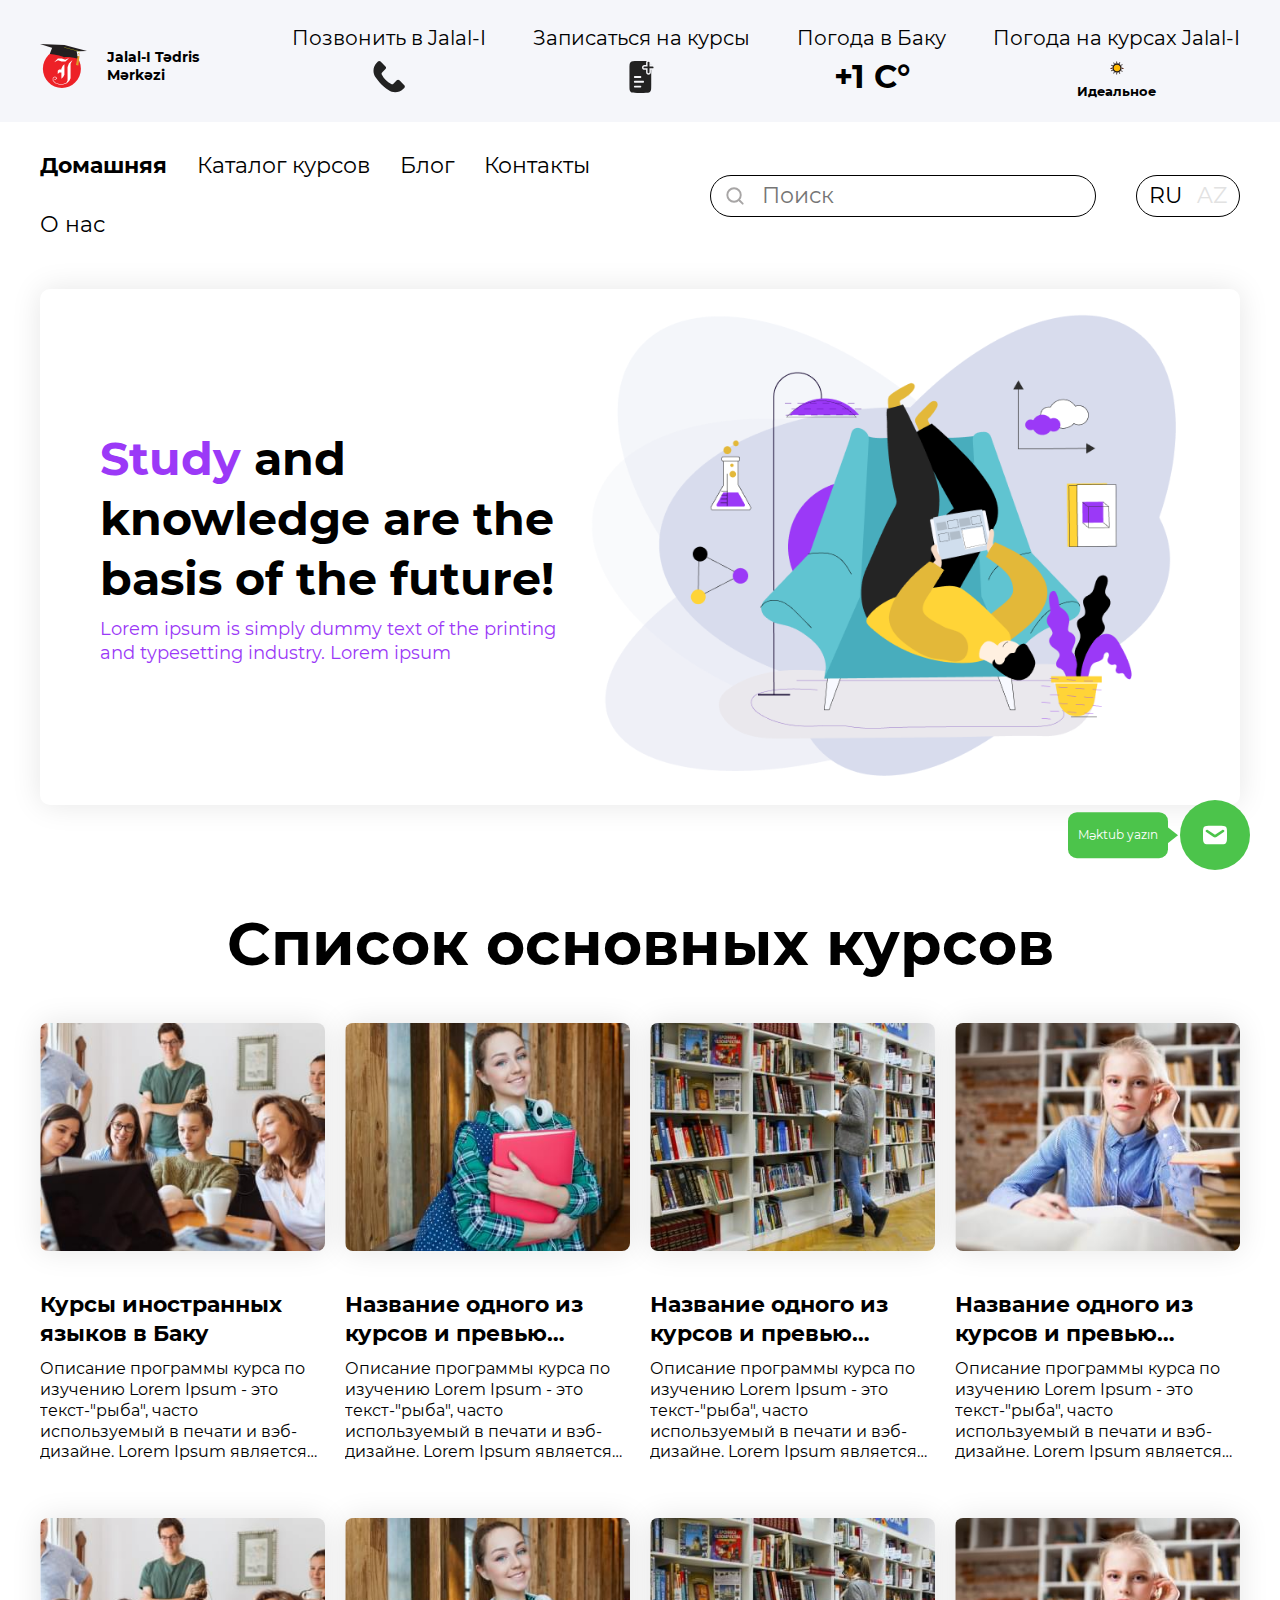
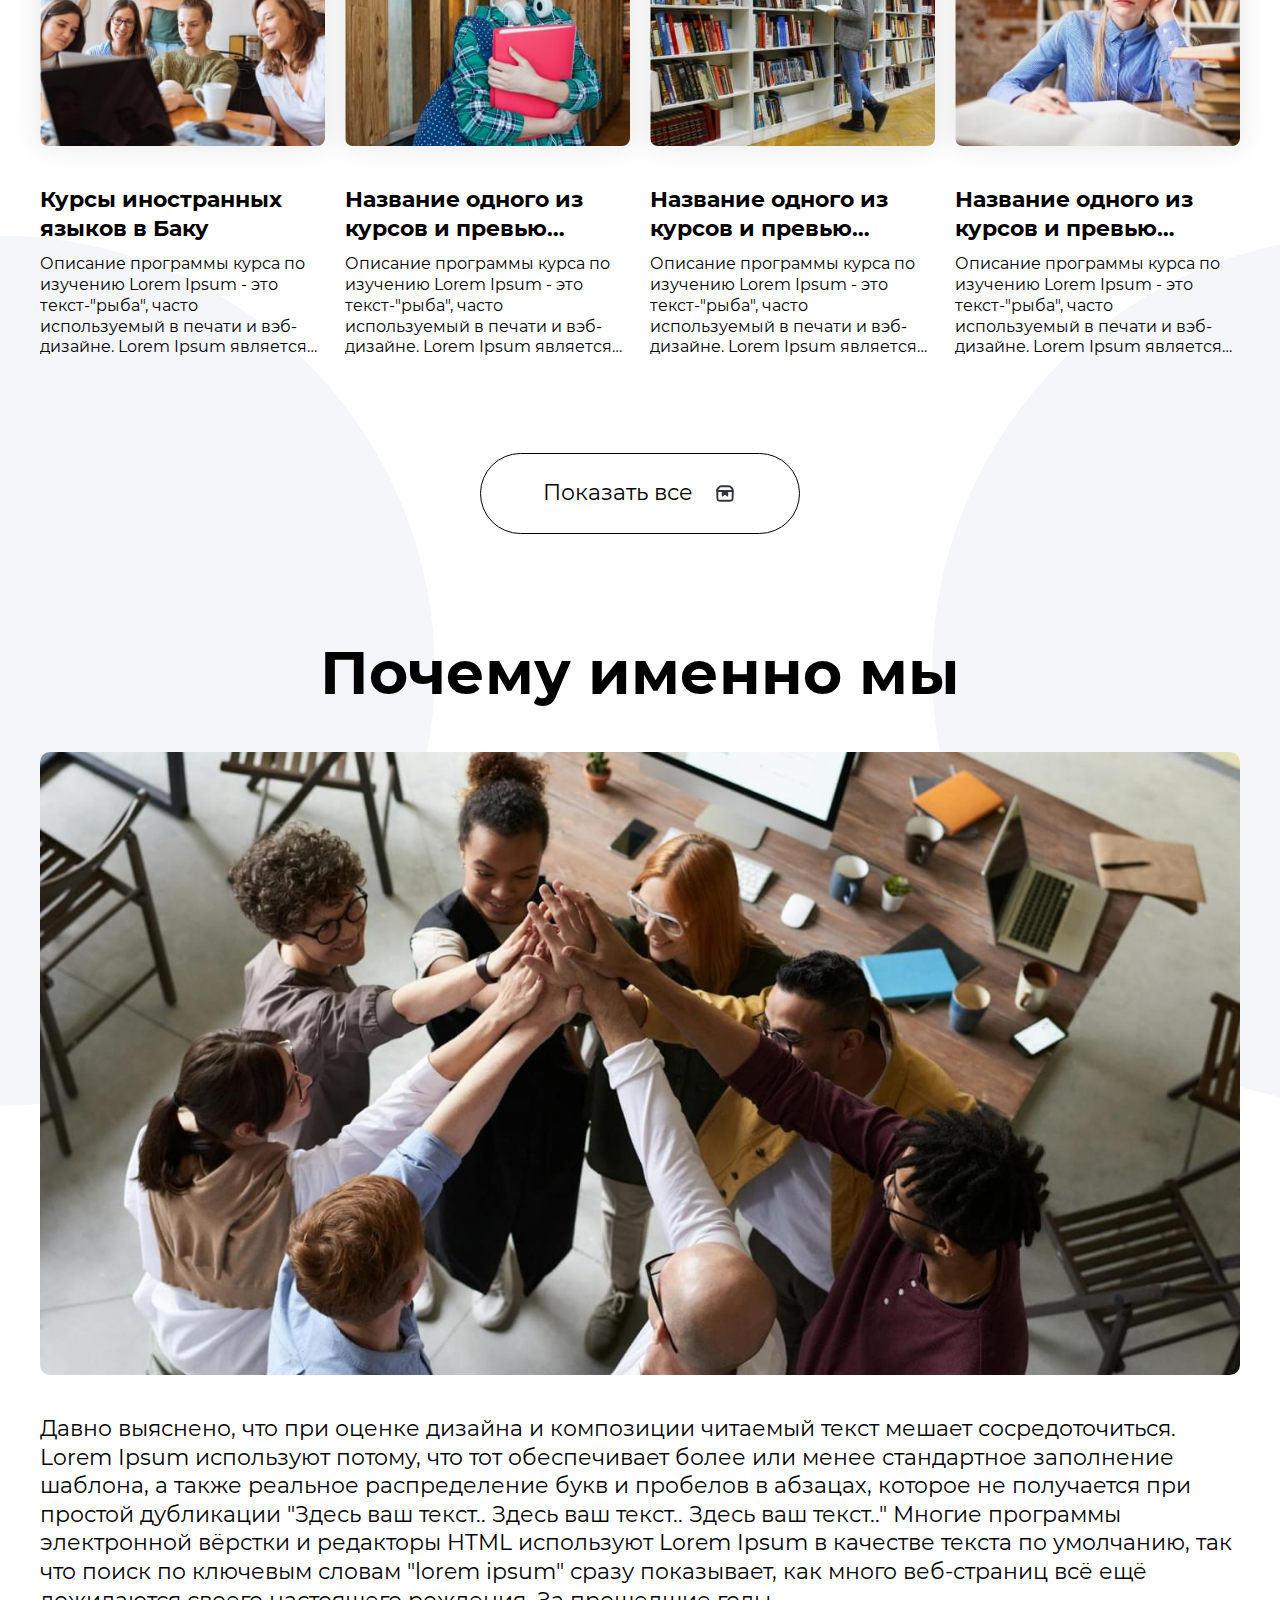
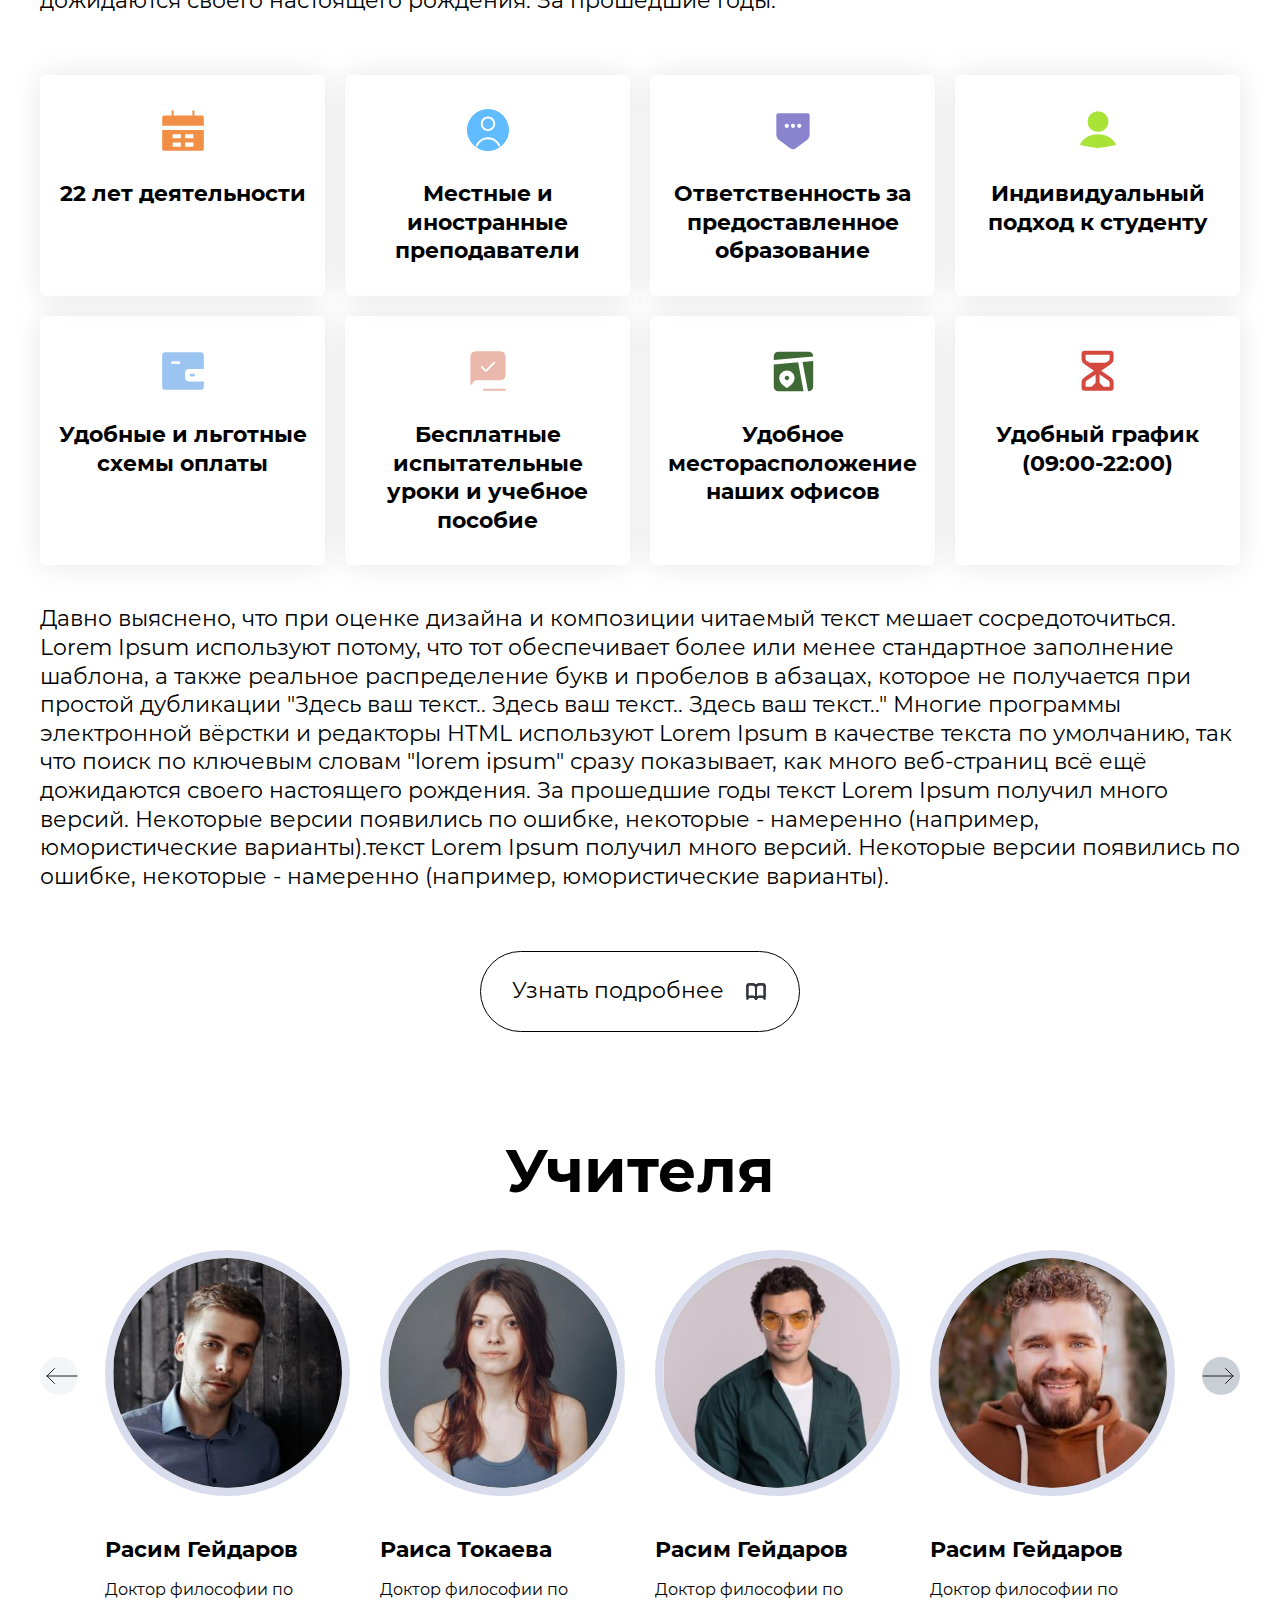
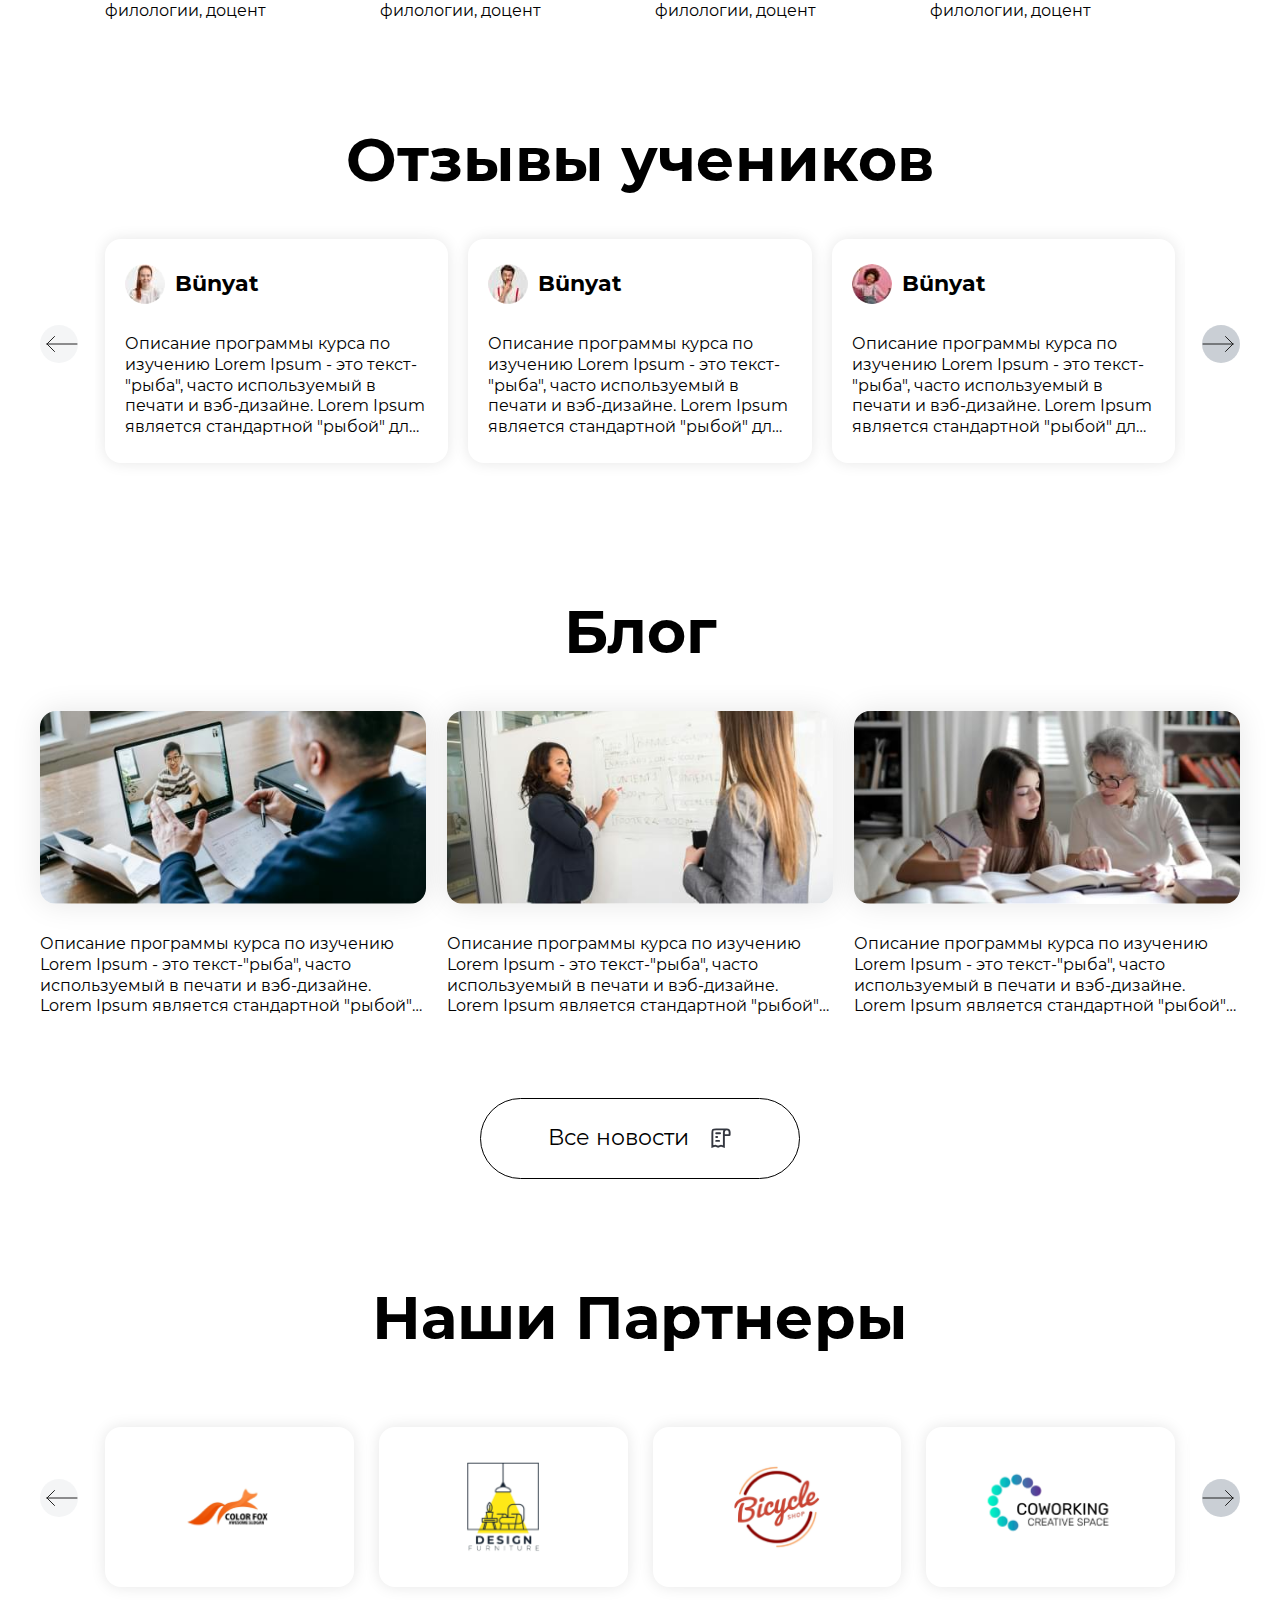
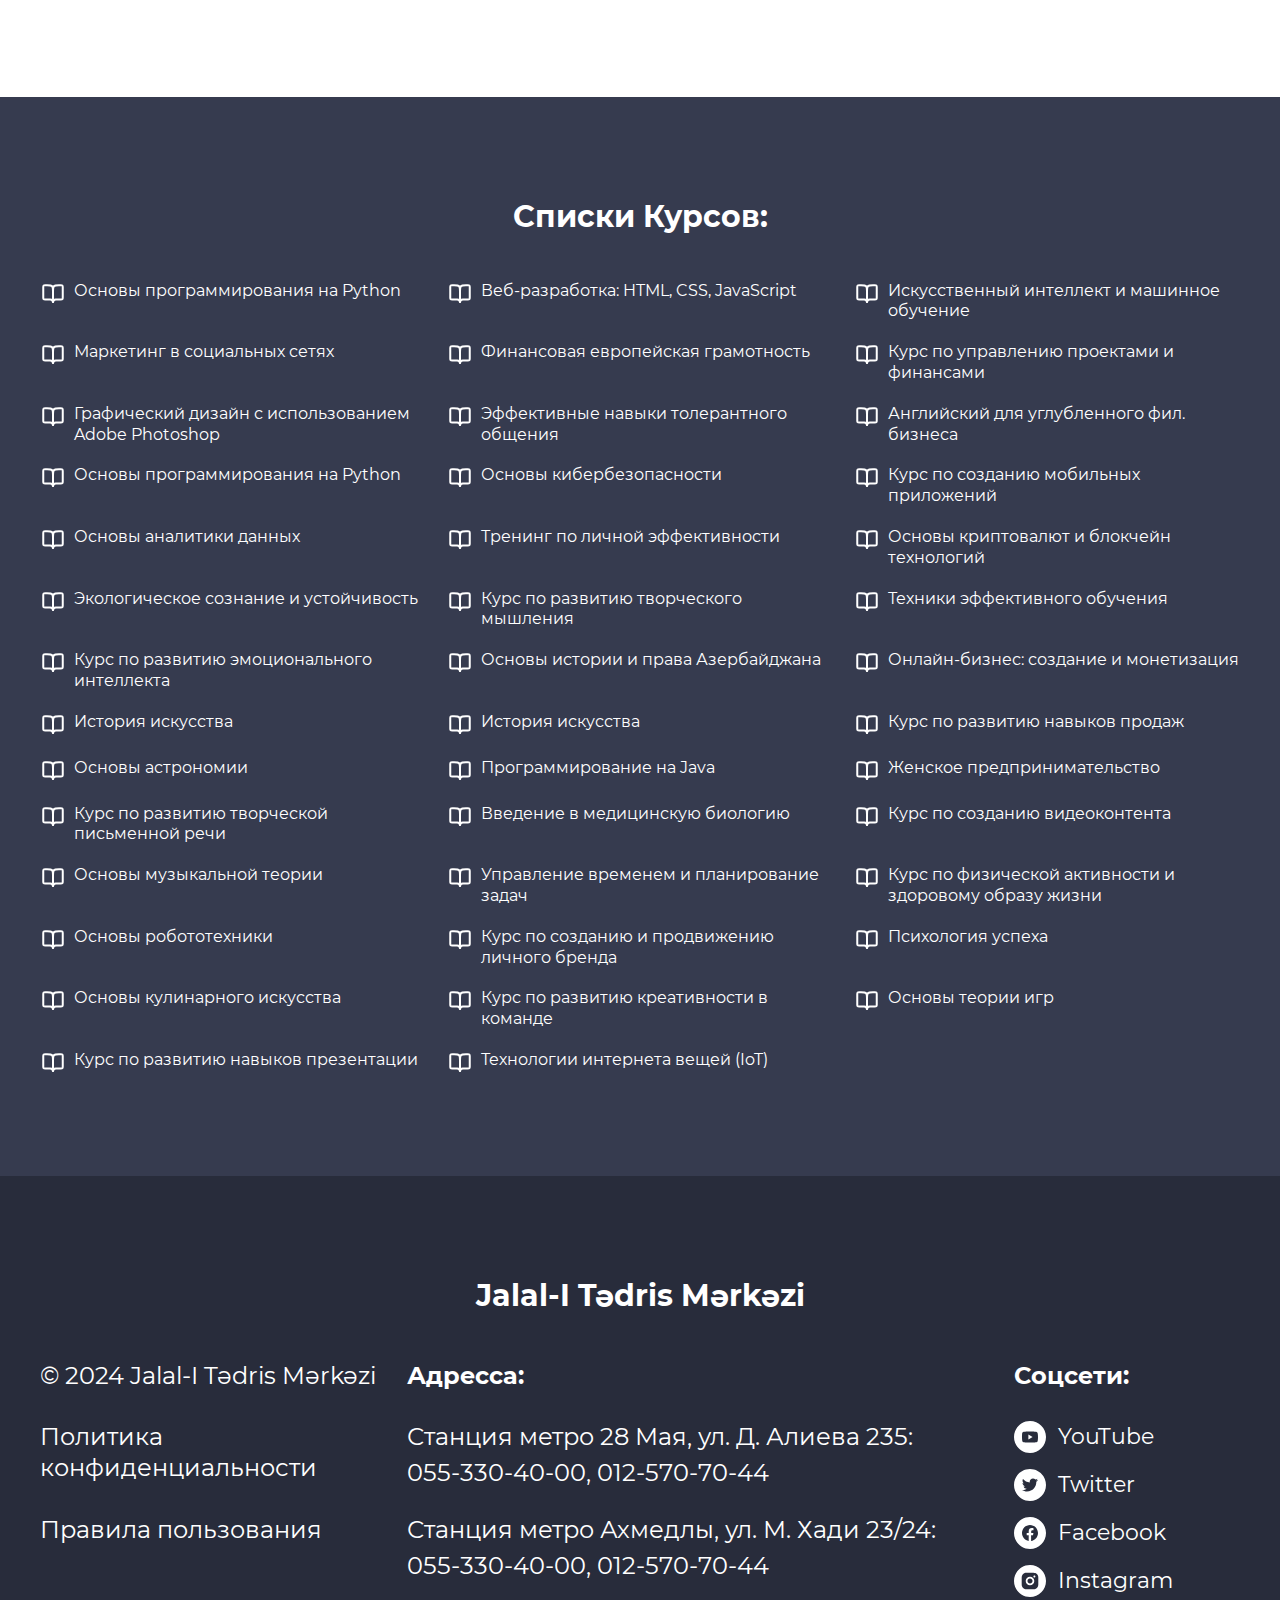
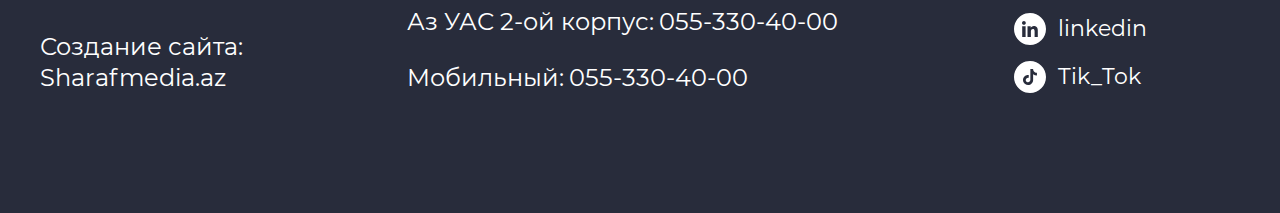
<file: index.html>
<!DOCTYPE html>
<html lang="en">

<head>
	<title>HomePage</title>
	<meta charset="UTF-8">
	<meta name="format-detection" content="telephone=no">
	<!-- <style>body{opacity: 0;}</style> -->
	<link rel="stylesheet" href="css/style.min.css?_v=20240326155415">
	<link rel="shortcut icon" href="favicon.ico">
	<!-- <meta name="robots" content="noindex, nofollow"> -->
	<meta name="viewport" content="width=device-width, initial-scale=1.0">
</head>

<body>
	<div class="wrapper">
		<header class="header">
			<div class="_container">
				<div class="header__top">
					<div class="header__column">
						<div class="header__column-left">
							<div class="header__burger">
								<span></span>
							</div>

							<a href="index.html" class="header__logo">
								<img src="img/logo.svg" alt="">
								<span>Jalal-I Tədris Mərkəzi</span>
							</a>
						</div>

						<div class="header__column-right">
							<div class="header__search-mobile-open">
								<img src="img/icons/search-icon.svg" alt="">
							</div>

							<div class="header__language-mobile">RU</div>
						</div>
					</div>

					<div class="header__search-mobile">
						<span class="header__search-mobile-close"></span>

						<input class="header__search-mobile-input" placeholder="Поиск" type="text" name="search" autocomplete="off">

						<img class="header__search-mobile-submit" src="img/icons/search-icon.svg" alt="">
					</div>

					<div class="header__column">
						<div class="header__info">
							<a href="#" class="header__info-item">
								<span class="header__info-text">Позвонить в Jalal-I</span>
								<img class="header__info-image" src="img/icons/phone-icon.svg" alt="">
							</a>
							<a href="#" class="header__info-item">
								<span class="header__info-text">Записаться на курсы</span>
								<img class="header__info-image" src="img/icons/list-icon.svg" alt="">
							</a>
							<a href="#" class="header__info-item">
								<span class="header__info-text">Погода в Баку</span>
								<span class="header__info-image">+1 C&deg;</span>
							</a>
							<a href="#" class="header__info-item">
								<span class="header__info-text">Погода на курсах Jalal-I</span>
								<span class="header__info-image weather">
									<span>Идеальное</span>
									<img src="img/icons/sun-icon.svg" alt="">
								</span>
							</a>
						</div>
					</div>
				</div>
			</div>
		</header>

		<div class="header__bottom">
			<div class="_container">
				<nav class="header__menu">
					<a href="index.html" class="header__menu-item active">Домашняя</a>
					<a href="catalog.html" class="header__menu-item">Каталог курсов</a>
					<a href="blogs.html" class="header__menu-item">Блог</a>
					<a href="contacts.html" class="header__menu-item">Контакты</a>
					<a href="about.html" class="header__menu-item">О нас</a>
				</nav>

				<div class="header__seacrh">
					<img src="img/icons/search-icon.svg" alt="">
					<input placeholder="Поиск" type="text" name="search" autocomplete="off">
				</div>

				<div class="header__language">
					<a class="active" href="#">RU</a>
					<a href="#">AZ</a>
				</div>
			</div>
		</div>

		<div class="mobile__menu">
			<nav class="mobile__menu-dody">
				<a href="index.html" class="mobile__menu-item active">Домашняя</a>
				<a href="catalog.html" class="mobile__menu-item">Каталог курсов</a>
				<a href="blogs.html" class="mobile__menu-item">Блог</a>
				<a href="contacts.html" class="mobile__menu-item">Контакты</a>
				<a href="about.html" class="mobile__menu-item">О нас</a>
			</nav>

			<div class="mobile__menu-contacts">
				<a href="#" class="mobile__menu-contacts-item">
					<span>Позвонить в Jalal-I</span>
					<img src="img/icons/phone-icon.svg" alt="">
				</a>
				<a href="#" class="mobile__menu-contacts-item">
					<span>Записаться на курсы</span>
					<img src="img/icons/list-icon.svg" alt="">
				</a>
			</div>
		</div>
		<main class="page">
			<div class="main-block">
				<div class="_container">
					<div class="main-block__body">
						<div class="main-block__column">
							<div class="main-block__title"><span>Study</span> and knowledge are the basis of the future!</div>
							<div class="main-block__text">Lorem ipsum is simply dummy text of the printing and typesetting industry. Lorem ipsum</div>
						</div>
						<div class="main-block__image">
							<img src="img/main.png" alt="">
						</div>
					</div>
				</div>
			</div>

			<div class="catalog">
				<div class="_container">
					<div class="catalog__title title">Список основных курсов</div>

					<div class="catalog__body">
						<a href="course.html" class="catalog__item">
							<div class="catalog__item-image"><img src="img/photos/image01.jpg" alt=""></div>
							<div class="catalog__item-title">Курсы иностранных языков в Баку</div>
							<div class="catalog__item-text">Описание программы курса по изучению Lorem Ipsum - это текст-"рыба", часто используемый в печати и вэб-дизайне. Lorem Ipsum является стандартной "рыбой" для текстов на латинице с начала </div>
						</a>

						<a href="course.html" class="catalog__item">
							<div class="catalog__item-image"><img src="img/photos/image02.jpg" alt=""></div>
							<div class="catalog__item-title">Название одного из курсов и превью программы курса по изучению Lorem Ipsum</div>
							<div class="catalog__item-text">Описание программы курса по изучению Lorem Ipsum - это текст-"рыба", часто используемый в печати и вэб-дизайне. Lorem Ipsum является стандартной  </div>
						</a>

						<a href="course.html" class="catalog__item">
							<div class="catalog__item-image"><img src="img/photos/image03.jpg" alt=""></div>
							<div class="catalog__item-title">Название одного из курсов и превью программы курса по изучению Lorem Ipsum</div>
							<div class="catalog__item-text">Описание программы курса по изучению Lorem Ipsum - это текст-"рыба", часто используемый в печати и вэб-дизайне. Lorem Ipsum является стандартной "рыбой" для текстов на </div>
						</a>

						<a href="course.html" class="catalog__item">
							<div class="catalog__item-image"><img src="img/photos/image04.jpg" alt=""></div>
							<div class="catalog__item-title">Название одного из курсов и превью программы курса по изучению Lorem Ipsum</div>
							<div class="catalog__item-text">Описание программы курса по изучению Lorem Ipsum - это текст-"рыба", часто используемый в печати и вэб-дизайне. Lorem Ipsum является стандартной  </div>
						</a>

						<a href="course.html" class="catalog__item">
							<div class="catalog__item-image"><img src="img/photos/image01.jpg" alt=""></div>
							<div class="catalog__item-title">Курсы иностранных языков в Баку</div>
							<div class="catalog__item-text">Описание программы курса по изучению Lorem Ipsum - это текст-"рыба", часто используемый в печати и вэб-дизайне. Lorem Ipsum является стандартной "рыбой" для текстов на латинице с начала </div>
						</a>

						<a href="course.html" class="catalog__item">
							<div class="catalog__item-image"><img src="img/photos/image02.jpg" alt=""></div>
							<div class="catalog__item-title">Название одного из курсов и превью программы курса по изучению Lorem Ipsum</div>
							<div class="catalog__item-text">Описание программы курса по изучению Lorem Ipsum - это текст-"рыба", часто используемый в печати и вэб-дизайне. Lorem Ipsum является стандартной  </div>
						</a>

						<a href="course.html" class="catalog__item">
							<div class="catalog__item-image"><img src="img/photos/image03.jpg" alt=""></div>
							<div class="catalog__item-title">Название одного из курсов и превью программы курса по изучению Lorem Ipsum</div>
							<div class="catalog__item-text">Описание программы курса по изучению Lorem Ipsum - это текст-"рыба", часто используемый в печати и вэб-дизайне. Lorem Ipsum является стандартной "рыбой" для текстов на </div>
						</a>

						<a href="course.html" class="catalog__item">
							<div class="catalog__item-image"><img src="img/photos/image04.jpg" alt=""></div>
							<div class="catalog__item-title">Название одного из курсов и превью программы курса по изучению Lorem Ipsum</div>
							<div class="catalog__item-text">Описание программы курса по изучению Lorem Ipsum - это текст-"рыба", часто используемый в печати и вэб-дизайне. Lorem Ipsum является стандартной  </div>
						</a>
					</div>

					<button class="catalog__button button">
						<span>Показать все</span>
						<img src="img/icons/show-all.svg" alt="">
					</button>
				</div>
			</div>

			<div class="advantages">
				<div class="_container">
					<div class="advantages__title title">Почему именно мы</div>

					<div class="advantages__image"><img src="img/photos/image05.jpg" alt=""></div>

					<div class="advantages__text">Давно выяснено, что при оценке дизайна и композиции читаемый текст мешает сосредоточиться. Lorem Ipsum используют потому, что тот обеспечивает более или менее стандартное заполнение шаблона, а также реальное распределение букв и пробелов в абзацах, которое не получается при простой дубликации "Здесь ваш текст.. Здесь ваш текст.. Здесь ваш текст.." Многие программы электронной вёрстки и редакторы HTML используют Lorem Ipsum в качестве текста по умолчанию, так что поиск по ключевым словам "lorem ipsum" сразу показывает, как много веб-страниц всё ещё дожидаются своего настоящего рождения. За прошедшие годы.</div>

					<div class="advantages__body">
						<div class="advantages__item">
							<div class="advantages__item-icon">
								<img src="img/icons/info-icons/calendar-icon.svg" alt="">
							</div>
							<div class="advantages__item-text">22 лет деятельности</div>
						</div>

						<div class="advantages__item">
							<div class="advantages__item-icon">
								<img src="img/icons/info-icons/user-circle-icon.svg" alt="">
							</div>
							<div class="advantages__item-text">Местные и иностранные преподаватели</div>
						</div>

						<div class="advantages__item">
							<div class="advantages__item-icon">
								<img src="img/icons/info-icons/shield-icon.svg" alt="">
							</div>
							<div class="advantages__item-text">Ответственность за предоставленное образование</div>
						</div>

						<div class="advantages__item">
							<div class="advantages__item-icon">
								<img src="img/icons/info-icons/user-icon.svg" alt="">
							</div>
							<div class="advantages__item-text">Индивидуальный подход к студенту</div>
						</div>

						<div class="advantages__item">
							<div class="advantages__item-icon">
								<img src="img/icons/info-icons/wallet-icon.svg" alt="">
							</div>
							<div class="advantages__item-text">Удобные и льготные схемы оплаты</div>
						</div>

						<div class="advantages__item">
							<div class="advantages__item-icon">
								<img src="img/icons/info-icons/book-icon.svg" alt="">
							</div>
							<div class="advantages__item-text">Бесплатные испытательные уроки и учебное пособие</div>
						</div>

						<div class="advantages__item">
							<div class="advantages__item-icon">
								<img src="img/icons/info-icons/map-icon.svg" alt="">
							</div>
							<div class="advantages__item-text">Удобное месторасположение наших офисов</div>
						</div>

						<div class="advantages__item">
							<div class="advantages__item-icon">
								<img src="img/icons/info-icons/time-icon.svg" alt="">
							</div>
							<div class="advantages__item-text">Удобный график<br>(09:00-22:00)</div>
						</div>
					</div>

					<div class="advantages__text">Давно выяснено, что при оценке дизайна и композиции читаемый текст мешает сосредоточиться. Lorem Ipsum используют потому, что тот обеспечивает более или менее стандартное заполнение шаблона, а также реальное распределение букв и пробелов в абзацах, которое не получается при простой дубликации "Здесь ваш текст.. Здесь ваш текст.. Здесь ваш текст.." Многие программы электронной вёрстки и редакторы HTML используют Lorem Ipsum в качестве текста по умолчанию, так что поиск по ключевым словам "lorem ipsum" сразу показывает, как много веб-страниц всё ещё дожидаются своего настоящего рождения. За прошедшие годы текст Lorem Ipsum получил много версий. Некоторые версии появились по ошибке, некоторые - намеренно (например, юмористические варианты).текст Lorem Ipsum получил много версий. Некоторые версии появились по ошибке, некоторые - намеренно (например, юмористические варианты).</div>

					<button class="advantages__button button">
						<span>Узнать подробнее</span>
						<img src="img/icons/book-open-icon.svg" alt="">
					</button>
				</div>
			</div>

			<div class="teachers">
				<div class="_container">
					<div class="teachers__title title">Учителя</div>

					<div class="teachers__body swiper">
						<div class="swiper-wrapper">
							<div class="teachers__item swiper-slide">
								<div class="teachers__item-image"><img src="img/teachers/image01.jpg" alt=""></div>
								<div class="teachers__item-name">Расим Гейдаров</div>
								<div class="teachers__item-text">Доктор философии по филологии, доцент</div>
							</div>

							<div class="teachers__item swiper-slide">
								<div class="teachers__item-image"><img src="img/teachers/image02.jpg" alt=""></div>
								<div class="teachers__item-name">Раиса Токаева</div>
								<div class="teachers__item-text">Доктор философии по филологии, доцент</div>
							</div>

							<div class="teachers__item swiper-slide">
								<div class="teachers__item-image"><img src="img/teachers/image03.jpg" alt=""></div>
								<div class="teachers__item-name">Расим Гейдаров</div>
								<div class="teachers__item-text">Доктор философии по филологии, доцент</div>
							</div>

							<div class="teachers__item swiper-slide">
								<div class="teachers__item-image"><img src="img/teachers/image04.jpg" alt=""></div>
								<div class="teachers__item-name">Расим Гейдаров</div>
								<div class="teachers__item-text">Доктор философии по филологии, доцент</div>
							</div>

							<div class="teachers__item swiper-slide">
								<div class="teachers__item-image"><img src="img/teachers/image01.jpg" alt=""></div>
								<div class="teachers__item-name">Расим Гейдаров</div>
								<div class="teachers__item-text">Доктор философии по филологии, доцент</div>
							</div>

							<div class="teachers__item swiper-slide">
								<div class="teachers__item-image"><img src="img/teachers/image02.jpg" alt=""></div>
								<div class="teachers__item-name">Раиса Токаева</div>
								<div class="teachers__item-text">Доктор философии по филологии, доцент</div>
							</div>
						</div>
					</div>

					<div class="teachers__navigation">
						<div class="teachers__button teachers__button-left"></div>
						<div class="teachers__button teachers__button-right"></div>
					</div>
				</div>
			</div>

			<div class="feedbacks">
				<div class="_container">
					<div class="feedbacks__title title">Отзывы учеников</div>

					<div class="feedbacks__body swiper">
						<div class="swiper-wrapper">
							<div class="feedbacks__item swiper-slide">
								<div class="feedbacks__item-wrapper">
									<div class="feedbacks__item-header">
										<img src="img/teachers/image05.jpg" alt="" class="feedbacks__item-image">
										<div class="feedbacks__item-name">Bünyat</div>
									</div>
									<div class="feedbacks__item-text">Описание программы курса по изучению Lorem Ipsum - это текст-"рыба", часто используемый в печати и вэб-дизайне. Lorem Ipsum является стандартной "рыбой" для текстов на латинице. Lorem Ipsum является стандартной "рыбой" для текстов на латинице</div>
								</div>
							</div>

							<div class="feedbacks__item swiper-slide">
								<div class="feedbacks__item-wrapper">
									<div class="feedbacks__item-header">
										<img src="img/teachers/image06.jpg" alt="" class="feedbacks__item-image">
										<div class="feedbacks__item-name">Bünyat</div>
									</div>
									<div class="feedbacks__item-text">Описание программы курса по изучению Lorem Ipsum - это текст-"рыба", часто используемый в печати и вэб-дизайне. Lorem Ipsum является стандартной "рыбой" для текстов на латинице. Lorem Ipsum является стандартной "рыбой" для текстов на латинице</div>
								</div>
							</div>

							<div class="feedbacks__item swiper-slide">
								<div class="feedbacks__item-wrapper">
									<div class="feedbacks__item-header">
										<img src="img/teachers/image07.jpg" alt="" class="feedbacks__item-image">
										<div class="feedbacks__item-name">Bünyat</div>
									</div>
									<div class="feedbacks__item-text">Описание программы курса по изучению Lorem Ipsum - это текст-"рыба", часто используемый в печати и вэб-дизайне. Lorem Ipsum является стандартной "рыбой" для текстов на латинице. Lorem Ipsum является стандартной "рыбой" для текстов на латинице</div>
								</div>
							</div>

							<div class="feedbacks__item swiper-slide">
								<div class="feedbacks__item-wrapper">
									<div class="feedbacks__item-header">
										<img src="img/teachers/image05.jpg" alt="" class="feedbacks__item-image">
										<div class="feedbacks__item-name">Bünyat</div>
									</div>
									<div class="feedbacks__item-text">Описание программы курса по изучению Lorem Ipsum - это текст-"рыба", часто используемый в печати и вэб-дизайне. Lorem Ipsum является стандартной "рыбой" для текстов на латинице. Lorem Ipsum является стандартной "рыбой" для текстов на латинице</div>
								</div>
							</div>
						</div>
					</div>

					<div class="feedbacks__navigation">
						<div class="feedbacks__button feedbacks__button-left"></div>
						<div class="feedbacks__button feedbacks__button-right"></div>
					</div>
				</div>
			</div>

			<div class="blog">
				<div class="_container">
					<div class="blog__title title">Блог</div>

					<div class="blog__body">
						<a href="page-blog.html" class="blog__item">
							<div class="blog__item-image"><img src="img/photos/image06.jpg" alt=""></div>
							<div class="blog__item-text">Описание программы курса по изучению Lorem Ipsum - это текст-"рыба", часто используемый в печати и вэб-дизайне. Lorem Ipsum является стандартной "рыбой" для текстов на латинице. Lorem Ipsum является стандартной "рыбой" для текстов на латинице</div>
						</a>

						<a href="page-blog.html" class="blog__item">
							<div class="blog__item-image"><img src="img/photos/image07.jpg" alt=""></div>
							<div class="blog__item-text">Описание программы курса по изучению Lorem Ipsum - это текст-"рыба", часто используемый в печати и вэб-дизайне. Lorem Ipsum является стандартной "рыбой" для текстов на латинице. Lorem Ipsum является стандартной "рыбой" для текстов на латинице</div>
						</a>

						<a href="page-blog.html" class="blog__item">
							<div class="blog__item-image"><img src="img/photos/image08.jpg" alt=""></div>
							<div class="blog__item-text">Описание программы курса по изучению Lorem Ipsum - это текст-"рыба", часто используемый в печати и вэб-дизайне. Lorem Ipsum является стандартной "рыбой" для текстов на латинице. Lorem Ipsum является стандартной "рыбой" для текстов на латинице</div>
						</a>
					</div>

					<button class="blog__button button">
						<span>Все новости</span>
						<img src="img/icons/paper-icon.svg" alt="">
					</button>
				</div>
			</div>

			<div class="partners">
				<div class="_container">
					<div class="partners__title title">Наши Партнеры</div>

					<div class="partners__body swiper">
						<div class="swiper-wrapper">
							<div class="partners__item swiper-slide">
								<div class="partners__item-image">
									<img src="img/partners/image01.png" alt="">
								</div>
							</div>
							<div class="partners__item swiper-slide">
								<div class="partners__item-image">
									<img src="img/partners/image02.png" alt="">
								</div>
							</div>
							<div class="partners__item swiper-slide">
								<div class="partners__item-image">
									<img src="img/partners/image03.png" alt="">
								</div>
							</div>
							<div class="partners__item swiper-slide">
								<div class="partners__item-image">
									<img src="img/partners/image04.png" alt="">
								</div>
							</div>
							<div class="partners__item swiper-slide">
								<div class="partners__item-image">
									<img src="img/partners/image01.png" alt="">
								</div>
							</div>
							<div class="partners__item swiper-slide">
								<div class="partners__item-image">
									<img src="img/partners/image02.png" alt="">
								</div>
							</div>
						</div>
					</div>

					<div class="partners__navigation">
						<div class="partners__button partners__button-left"></div>
						<div class="partners__button partners__button-right"></div>
					</div>
				</div>
			</div>
		</main>
		<div class="courses">
			<div class="_container">
				<div class="courses__title">Списки Курсов:</div>

				<div class="courses__body">
					<a href="#" class="courses__item">
						<svg width="26" height="26" viewBox="0 0 26 26" fill="none" xmlns="http://www.w3.org/2000/svg">
							<path d="M5.25 18.4168H9.75C9.98214 18.4168 10.0982 18.4168 10.1962 18.4233C11.6985 18.5217 12.8951 19.7184 12.9936 21.2206C13 21.3186 13 21.4347 13 21.6668V10.3335C13 7.50507 13 6.09086 12.1213 5.21218C11.2426 4.3335 9.82843 4.3335 7 4.3335H5.25C4.30719 4.3335 3.83579 4.3335 3.54289 4.62639C3.25 4.91928 3.25 5.39069 3.25 6.3335V16.4168C3.25 17.3596 3.25 17.831 3.54289 18.1239C3.83579 18.4168 4.30719 18.4168 5.25 18.4168Z" stroke-width="2" />
							<path d="M20.75 18.4168H16.25C16.0179 18.4168 15.9018 18.4168 15.8038 18.4233C14.3015 18.5217 13.1049 19.7184 13.0064 21.2206C13 21.3186 13 21.4347 13 21.6668V10.3335C13 7.50507 13 6.09086 13.8787 5.21218C14.7574 4.3335 16.1716 4.3335 19 4.3335H20.75C21.6928 4.3335 22.1642 4.3335 22.4571 4.62639C22.75 4.91928 22.75 5.39069 22.75 6.3335V16.4168C22.75 17.3596 22.75 17.831 22.4571 18.1239C22.1642 18.4168 21.6928 18.4168 20.75 18.4168Z" stroke-width="2" />
						</svg>
						<span>Основы программирования на Python</span>
					</a>
					<a href="#" class="courses__item">
						<svg width="26" height="26" viewBox="0 0 26 26" fill="none" xmlns="http://www.w3.org/2000/svg">
							<path d="M5.25 18.4168H9.75C9.98214 18.4168 10.0982 18.4168 10.1962 18.4233C11.6985 18.5217 12.8951 19.7184 12.9936 21.2206C13 21.3186 13 21.4347 13 21.6668V10.3335C13 7.50507 13 6.09086 12.1213 5.21218C11.2426 4.3335 9.82843 4.3335 7 4.3335H5.25C4.30719 4.3335 3.83579 4.3335 3.54289 4.62639C3.25 4.91928 3.25 5.39069 3.25 6.3335V16.4168C3.25 17.3596 3.25 17.831 3.54289 18.1239C3.83579 18.4168 4.30719 18.4168 5.25 18.4168Z" stroke-width="2" />
							<path d="M20.75 18.4168H16.25C16.0179 18.4168 15.9018 18.4168 15.8038 18.4233C14.3015 18.5217 13.1049 19.7184 13.0064 21.2206C13 21.3186 13 21.4347 13 21.6668V10.3335C13 7.50507 13 6.09086 13.8787 5.21218C14.7574 4.3335 16.1716 4.3335 19 4.3335H20.75C21.6928 4.3335 22.1642 4.3335 22.4571 4.62639C22.75 4.91928 22.75 5.39069 22.75 6.3335V16.4168C22.75 17.3596 22.75 17.831 22.4571 18.1239C22.1642 18.4168 21.6928 18.4168 20.75 18.4168Z" stroke-width="2" />
						</svg>
						<span>Веб-разработка: HTML, CSS, JavaScript</span>
					</a>
					<a href="#" class="courses__item">
						<svg width="26" height="26" viewBox="0 0 26 26" fill="none" xmlns="http://www.w3.org/2000/svg">
							<path d="M5.25 18.4168H9.75C9.98214 18.4168 10.0982 18.4168 10.1962 18.4233C11.6985 18.5217 12.8951 19.7184 12.9936 21.2206C13 21.3186 13 21.4347 13 21.6668V10.3335C13 7.50507 13 6.09086 12.1213 5.21218C11.2426 4.3335 9.82843 4.3335 7 4.3335H5.25C4.30719 4.3335 3.83579 4.3335 3.54289 4.62639C3.25 4.91928 3.25 5.39069 3.25 6.3335V16.4168C3.25 17.3596 3.25 17.831 3.54289 18.1239C3.83579 18.4168 4.30719 18.4168 5.25 18.4168Z" stroke-width="2" />
							<path d="M20.75 18.4168H16.25C16.0179 18.4168 15.9018 18.4168 15.8038 18.4233C14.3015 18.5217 13.1049 19.7184 13.0064 21.2206C13 21.3186 13 21.4347 13 21.6668V10.3335C13 7.50507 13 6.09086 13.8787 5.21218C14.7574 4.3335 16.1716 4.3335 19 4.3335H20.75C21.6928 4.3335 22.1642 4.3335 22.4571 4.62639C22.75 4.91928 22.75 5.39069 22.75 6.3335V16.4168C22.75 17.3596 22.75 17.831 22.4571 18.1239C22.1642 18.4168 21.6928 18.4168 20.75 18.4168Z" stroke-width="2" />
						</svg>
						<span>Искусственный интеллект и машинное обучение</span>
					</a>
					<a href="#" class="courses__item">
						<svg width="26" height="26" viewBox="0 0 26 26" fill="none" xmlns="http://www.w3.org/2000/svg">
							<path d="M5.25 18.4168H9.75C9.98214 18.4168 10.0982 18.4168 10.1962 18.4233C11.6985 18.5217 12.8951 19.7184 12.9936 21.2206C13 21.3186 13 21.4347 13 21.6668V10.3335C13 7.50507 13 6.09086 12.1213 5.21218C11.2426 4.3335 9.82843 4.3335 7 4.3335H5.25C4.30719 4.3335 3.83579 4.3335 3.54289 4.62639C3.25 4.91928 3.25 5.39069 3.25 6.3335V16.4168C3.25 17.3596 3.25 17.831 3.54289 18.1239C3.83579 18.4168 4.30719 18.4168 5.25 18.4168Z" stroke-width="2" />
							<path d="M20.75 18.4168H16.25C16.0179 18.4168 15.9018 18.4168 15.8038 18.4233C14.3015 18.5217 13.1049 19.7184 13.0064 21.2206C13 21.3186 13 21.4347 13 21.6668V10.3335C13 7.50507 13 6.09086 13.8787 5.21218C14.7574 4.3335 16.1716 4.3335 19 4.3335H20.75C21.6928 4.3335 22.1642 4.3335 22.4571 4.62639C22.75 4.91928 22.75 5.39069 22.75 6.3335V16.4168C22.75 17.3596 22.75 17.831 22.4571 18.1239C22.1642 18.4168 21.6928 18.4168 20.75 18.4168Z" stroke-width="2" />
						</svg>
						<span>Маркетинг в социальных сетях</span>
					</a>
					<a href="#" class="courses__item">
						<svg width="26" height="26" viewBox="0 0 26 26" fill="none" xmlns="http://www.w3.org/2000/svg">
							<path d="M5.25 18.4168H9.75C9.98214 18.4168 10.0982 18.4168 10.1962 18.4233C11.6985 18.5217 12.8951 19.7184 12.9936 21.2206C13 21.3186 13 21.4347 13 21.6668V10.3335C13 7.50507 13 6.09086 12.1213 5.21218C11.2426 4.3335 9.82843 4.3335 7 4.3335H5.25C4.30719 4.3335 3.83579 4.3335 3.54289 4.62639C3.25 4.91928 3.25 5.39069 3.25 6.3335V16.4168C3.25 17.3596 3.25 17.831 3.54289 18.1239C3.83579 18.4168 4.30719 18.4168 5.25 18.4168Z" stroke-width="2" />
							<path d="M20.75 18.4168H16.25C16.0179 18.4168 15.9018 18.4168 15.8038 18.4233C14.3015 18.5217 13.1049 19.7184 13.0064 21.2206C13 21.3186 13 21.4347 13 21.6668V10.3335C13 7.50507 13 6.09086 13.8787 5.21218C14.7574 4.3335 16.1716 4.3335 19 4.3335H20.75C21.6928 4.3335 22.1642 4.3335 22.4571 4.62639C22.75 4.91928 22.75 5.39069 22.75 6.3335V16.4168C22.75 17.3596 22.75 17.831 22.4571 18.1239C22.1642 18.4168 21.6928 18.4168 20.75 18.4168Z" stroke-width="2" />
						</svg>
						<span>Финансовая европейская грамотность</span>
					</a>
					<a href="#" class="courses__item">
						<svg width="26" height="26" viewBox="0 0 26 26" fill="none" xmlns="http://www.w3.org/2000/svg">
							<path d="M5.25 18.4168H9.75C9.98214 18.4168 10.0982 18.4168 10.1962 18.4233C11.6985 18.5217 12.8951 19.7184 12.9936 21.2206C13 21.3186 13 21.4347 13 21.6668V10.3335C13 7.50507 13 6.09086 12.1213 5.21218C11.2426 4.3335 9.82843 4.3335 7 4.3335H5.25C4.30719 4.3335 3.83579 4.3335 3.54289 4.62639C3.25 4.91928 3.25 5.39069 3.25 6.3335V16.4168C3.25 17.3596 3.25 17.831 3.54289 18.1239C3.83579 18.4168 4.30719 18.4168 5.25 18.4168Z" stroke-width="2" />
							<path d="M20.75 18.4168H16.25C16.0179 18.4168 15.9018 18.4168 15.8038 18.4233C14.3015 18.5217 13.1049 19.7184 13.0064 21.2206C13 21.3186 13 21.4347 13 21.6668V10.3335C13 7.50507 13 6.09086 13.8787 5.21218C14.7574 4.3335 16.1716 4.3335 19 4.3335H20.75C21.6928 4.3335 22.1642 4.3335 22.4571 4.62639C22.75 4.91928 22.75 5.39069 22.75 6.3335V16.4168C22.75 17.3596 22.75 17.831 22.4571 18.1239C22.1642 18.4168 21.6928 18.4168 20.75 18.4168Z" stroke-width="2" />
						</svg>
						<span>Курс по управлению проектами и финансами</span>
					</a>
					<a href="#" class="courses__item">
						<svg width="26" height="26" viewBox="0 0 26 26" fill="none" xmlns="http://www.w3.org/2000/svg">
							<path d="M5.25 18.4168H9.75C9.98214 18.4168 10.0982 18.4168 10.1962 18.4233C11.6985 18.5217 12.8951 19.7184 12.9936 21.2206C13 21.3186 13 21.4347 13 21.6668V10.3335C13 7.50507 13 6.09086 12.1213 5.21218C11.2426 4.3335 9.82843 4.3335 7 4.3335H5.25C4.30719 4.3335 3.83579 4.3335 3.54289 4.62639C3.25 4.91928 3.25 5.39069 3.25 6.3335V16.4168C3.25 17.3596 3.25 17.831 3.54289 18.1239C3.83579 18.4168 4.30719 18.4168 5.25 18.4168Z" stroke-width="2" />
							<path d="M20.75 18.4168H16.25C16.0179 18.4168 15.9018 18.4168 15.8038 18.4233C14.3015 18.5217 13.1049 19.7184 13.0064 21.2206C13 21.3186 13 21.4347 13 21.6668V10.3335C13 7.50507 13 6.09086 13.8787 5.21218C14.7574 4.3335 16.1716 4.3335 19 4.3335H20.75C21.6928 4.3335 22.1642 4.3335 22.4571 4.62639C22.75 4.91928 22.75 5.39069 22.75 6.3335V16.4168C22.75 17.3596 22.75 17.831 22.4571 18.1239C22.1642 18.4168 21.6928 18.4168 20.75 18.4168Z" stroke-width="2" />
						</svg>
						<span>Графический дизайн с использованием Adobe Photoshop</span>
					</a>
					<a href="#" class="courses__item">
						<svg width="26" height="26" viewBox="0 0 26 26" fill="none" xmlns="http://www.w3.org/2000/svg">
							<path d="M5.25 18.4168H9.75C9.98214 18.4168 10.0982 18.4168 10.1962 18.4233C11.6985 18.5217 12.8951 19.7184 12.9936 21.2206C13 21.3186 13 21.4347 13 21.6668V10.3335C13 7.50507 13 6.09086 12.1213 5.21218C11.2426 4.3335 9.82843 4.3335 7 4.3335H5.25C4.30719 4.3335 3.83579 4.3335 3.54289 4.62639C3.25 4.91928 3.25 5.39069 3.25 6.3335V16.4168C3.25 17.3596 3.25 17.831 3.54289 18.1239C3.83579 18.4168 4.30719 18.4168 5.25 18.4168Z" stroke-width="2" />
							<path d="M20.75 18.4168H16.25C16.0179 18.4168 15.9018 18.4168 15.8038 18.4233C14.3015 18.5217 13.1049 19.7184 13.0064 21.2206C13 21.3186 13 21.4347 13 21.6668V10.3335C13 7.50507 13 6.09086 13.8787 5.21218C14.7574 4.3335 16.1716 4.3335 19 4.3335H20.75C21.6928 4.3335 22.1642 4.3335 22.4571 4.62639C22.75 4.91928 22.75 5.39069 22.75 6.3335V16.4168C22.75 17.3596 22.75 17.831 22.4571 18.1239C22.1642 18.4168 21.6928 18.4168 20.75 18.4168Z" stroke-width="2" />
						</svg>
						<span>Эффективные навыки толерантного общения</span>
					</a>
					<a href="#" class="courses__item">
						<svg width="26" height="26" viewBox="0 0 26 26" fill="none" xmlns="http://www.w3.org/2000/svg">
							<path d="M5.25 18.4168H9.75C9.98214 18.4168 10.0982 18.4168 10.1962 18.4233C11.6985 18.5217 12.8951 19.7184 12.9936 21.2206C13 21.3186 13 21.4347 13 21.6668V10.3335C13 7.50507 13 6.09086 12.1213 5.21218C11.2426 4.3335 9.82843 4.3335 7 4.3335H5.25C4.30719 4.3335 3.83579 4.3335 3.54289 4.62639C3.25 4.91928 3.25 5.39069 3.25 6.3335V16.4168C3.25 17.3596 3.25 17.831 3.54289 18.1239C3.83579 18.4168 4.30719 18.4168 5.25 18.4168Z" stroke-width="2" />
							<path d="M20.75 18.4168H16.25C16.0179 18.4168 15.9018 18.4168 15.8038 18.4233C14.3015 18.5217 13.1049 19.7184 13.0064 21.2206C13 21.3186 13 21.4347 13 21.6668V10.3335C13 7.50507 13 6.09086 13.8787 5.21218C14.7574 4.3335 16.1716 4.3335 19 4.3335H20.75C21.6928 4.3335 22.1642 4.3335 22.4571 4.62639C22.75 4.91928 22.75 5.39069 22.75 6.3335V16.4168C22.75 17.3596 22.75 17.831 22.4571 18.1239C22.1642 18.4168 21.6928 18.4168 20.75 18.4168Z" stroke-width="2" />
						</svg>
						<span>Английский для углубленного фил. бизнеса</span>
					</a>
					<a href="#" class="courses__item">
						<svg width="26" height="26" viewBox="0 0 26 26" fill="none" xmlns="http://www.w3.org/2000/svg">
							<path d="M5.25 18.4168H9.75C9.98214 18.4168 10.0982 18.4168 10.1962 18.4233C11.6985 18.5217 12.8951 19.7184 12.9936 21.2206C13 21.3186 13 21.4347 13 21.6668V10.3335C13 7.50507 13 6.09086 12.1213 5.21218C11.2426 4.3335 9.82843 4.3335 7 4.3335H5.25C4.30719 4.3335 3.83579 4.3335 3.54289 4.62639C3.25 4.91928 3.25 5.39069 3.25 6.3335V16.4168C3.25 17.3596 3.25 17.831 3.54289 18.1239C3.83579 18.4168 4.30719 18.4168 5.25 18.4168Z" stroke-width="2" />
							<path d="M20.75 18.4168H16.25C16.0179 18.4168 15.9018 18.4168 15.8038 18.4233C14.3015 18.5217 13.1049 19.7184 13.0064 21.2206C13 21.3186 13 21.4347 13 21.6668V10.3335C13 7.50507 13 6.09086 13.8787 5.21218C14.7574 4.3335 16.1716 4.3335 19 4.3335H20.75C21.6928 4.3335 22.1642 4.3335 22.4571 4.62639C22.75 4.91928 22.75 5.39069 22.75 6.3335V16.4168C22.75 17.3596 22.75 17.831 22.4571 18.1239C22.1642 18.4168 21.6928 18.4168 20.75 18.4168Z" stroke-width="2" />
						</svg>
						<span>Основы программирования на Python</span>
					</a>
					<a href="#" class="courses__item">
						<svg width="26" height="26" viewBox="0 0 26 26" fill="none" xmlns="http://www.w3.org/2000/svg">
							<path d="M5.25 18.4168H9.75C9.98214 18.4168 10.0982 18.4168 10.1962 18.4233C11.6985 18.5217 12.8951 19.7184 12.9936 21.2206C13 21.3186 13 21.4347 13 21.6668V10.3335C13 7.50507 13 6.09086 12.1213 5.21218C11.2426 4.3335 9.82843 4.3335 7 4.3335H5.25C4.30719 4.3335 3.83579 4.3335 3.54289 4.62639C3.25 4.91928 3.25 5.39069 3.25 6.3335V16.4168C3.25 17.3596 3.25 17.831 3.54289 18.1239C3.83579 18.4168 4.30719 18.4168 5.25 18.4168Z" stroke-width="2" />
							<path d="M20.75 18.4168H16.25C16.0179 18.4168 15.9018 18.4168 15.8038 18.4233C14.3015 18.5217 13.1049 19.7184 13.0064 21.2206C13 21.3186 13 21.4347 13 21.6668V10.3335C13 7.50507 13 6.09086 13.8787 5.21218C14.7574 4.3335 16.1716 4.3335 19 4.3335H20.75C21.6928 4.3335 22.1642 4.3335 22.4571 4.62639C22.75 4.91928 22.75 5.39069 22.75 6.3335V16.4168C22.75 17.3596 22.75 17.831 22.4571 18.1239C22.1642 18.4168 21.6928 18.4168 20.75 18.4168Z" stroke-width="2" />
						</svg>
						<span>Основы кибербезопасности</span>
					</a>
					<a href="#" class="courses__item">
						<svg width="26" height="26" viewBox="0 0 26 26" fill="none" xmlns="http://www.w3.org/2000/svg">
							<path d="M5.25 18.4168H9.75C9.98214 18.4168 10.0982 18.4168 10.1962 18.4233C11.6985 18.5217 12.8951 19.7184 12.9936 21.2206C13 21.3186 13 21.4347 13 21.6668V10.3335C13 7.50507 13 6.09086 12.1213 5.21218C11.2426 4.3335 9.82843 4.3335 7 4.3335H5.25C4.30719 4.3335 3.83579 4.3335 3.54289 4.62639C3.25 4.91928 3.25 5.39069 3.25 6.3335V16.4168C3.25 17.3596 3.25 17.831 3.54289 18.1239C3.83579 18.4168 4.30719 18.4168 5.25 18.4168Z" stroke-width="2" />
							<path d="M20.75 18.4168H16.25C16.0179 18.4168 15.9018 18.4168 15.8038 18.4233C14.3015 18.5217 13.1049 19.7184 13.0064 21.2206C13 21.3186 13 21.4347 13 21.6668V10.3335C13 7.50507 13 6.09086 13.8787 5.21218C14.7574 4.3335 16.1716 4.3335 19 4.3335H20.75C21.6928 4.3335 22.1642 4.3335 22.4571 4.62639C22.75 4.91928 22.75 5.39069 22.75 6.3335V16.4168C22.75 17.3596 22.75 17.831 22.4571 18.1239C22.1642 18.4168 21.6928 18.4168 20.75 18.4168Z" stroke-width="2" />
						</svg>
						<span>Курс по созданию мобильных приложений</span>
					</a>
					<a href="#" class="courses__item">
						<svg width="26" height="26" viewBox="0 0 26 26" fill="none" xmlns="http://www.w3.org/2000/svg">
							<path d="M5.25 18.4168H9.75C9.98214 18.4168 10.0982 18.4168 10.1962 18.4233C11.6985 18.5217 12.8951 19.7184 12.9936 21.2206C13 21.3186 13 21.4347 13 21.6668V10.3335C13 7.50507 13 6.09086 12.1213 5.21218C11.2426 4.3335 9.82843 4.3335 7 4.3335H5.25C4.30719 4.3335 3.83579 4.3335 3.54289 4.62639C3.25 4.91928 3.25 5.39069 3.25 6.3335V16.4168C3.25 17.3596 3.25 17.831 3.54289 18.1239C3.83579 18.4168 4.30719 18.4168 5.25 18.4168Z" stroke-width="2" />
							<path d="M20.75 18.4168H16.25C16.0179 18.4168 15.9018 18.4168 15.8038 18.4233C14.3015 18.5217 13.1049 19.7184 13.0064 21.2206C13 21.3186 13 21.4347 13 21.6668V10.3335C13 7.50507 13 6.09086 13.8787 5.21218C14.7574 4.3335 16.1716 4.3335 19 4.3335H20.75C21.6928 4.3335 22.1642 4.3335 22.4571 4.62639C22.75 4.91928 22.75 5.39069 22.75 6.3335V16.4168C22.75 17.3596 22.75 17.831 22.4571 18.1239C22.1642 18.4168 21.6928 18.4168 20.75 18.4168Z" stroke-width="2" />
						</svg>
						<span>Основы аналитики данных</span>
					</a>
					<a href="#" class="courses__item">
						<svg width="26" height="26" viewBox="0 0 26 26" fill="none" xmlns="http://www.w3.org/2000/svg">
							<path d="M5.25 18.4168H9.75C9.98214 18.4168 10.0982 18.4168 10.1962 18.4233C11.6985 18.5217 12.8951 19.7184 12.9936 21.2206C13 21.3186 13 21.4347 13 21.6668V10.3335C13 7.50507 13 6.09086 12.1213 5.21218C11.2426 4.3335 9.82843 4.3335 7 4.3335H5.25C4.30719 4.3335 3.83579 4.3335 3.54289 4.62639C3.25 4.91928 3.25 5.39069 3.25 6.3335V16.4168C3.25 17.3596 3.25 17.831 3.54289 18.1239C3.83579 18.4168 4.30719 18.4168 5.25 18.4168Z" stroke-width="2" />
							<path d="M20.75 18.4168H16.25C16.0179 18.4168 15.9018 18.4168 15.8038 18.4233C14.3015 18.5217 13.1049 19.7184 13.0064 21.2206C13 21.3186 13 21.4347 13 21.6668V10.3335C13 7.50507 13 6.09086 13.8787 5.21218C14.7574 4.3335 16.1716 4.3335 19 4.3335H20.75C21.6928 4.3335 22.1642 4.3335 22.4571 4.62639C22.75 4.91928 22.75 5.39069 22.75 6.3335V16.4168C22.75 17.3596 22.75 17.831 22.4571 18.1239C22.1642 18.4168 21.6928 18.4168 20.75 18.4168Z" stroke-width="2" />
						</svg>
						<span>Тренинг по личной эффективности</span>
					</a>
					<a href="#" class="courses__item">
						<svg width="26" height="26" viewBox="0 0 26 26" fill="none" xmlns="http://www.w3.org/2000/svg">
							<path d="M5.25 18.4168H9.75C9.98214 18.4168 10.0982 18.4168 10.1962 18.4233C11.6985 18.5217 12.8951 19.7184 12.9936 21.2206C13 21.3186 13 21.4347 13 21.6668V10.3335C13 7.50507 13 6.09086 12.1213 5.21218C11.2426 4.3335 9.82843 4.3335 7 4.3335H5.25C4.30719 4.3335 3.83579 4.3335 3.54289 4.62639C3.25 4.91928 3.25 5.39069 3.25 6.3335V16.4168C3.25 17.3596 3.25 17.831 3.54289 18.1239C3.83579 18.4168 4.30719 18.4168 5.25 18.4168Z" stroke-width="2" />
							<path d="M20.75 18.4168H16.25C16.0179 18.4168 15.9018 18.4168 15.8038 18.4233C14.3015 18.5217 13.1049 19.7184 13.0064 21.2206C13 21.3186 13 21.4347 13 21.6668V10.3335C13 7.50507 13 6.09086 13.8787 5.21218C14.7574 4.3335 16.1716 4.3335 19 4.3335H20.75C21.6928 4.3335 22.1642 4.3335 22.4571 4.62639C22.75 4.91928 22.75 5.39069 22.75 6.3335V16.4168C22.75 17.3596 22.75 17.831 22.4571 18.1239C22.1642 18.4168 21.6928 18.4168 20.75 18.4168Z" stroke-width="2" />
						</svg>
						<span>Основы криптовалют и блокчейн технологий</span>
					</a>
					<a href="#" class="courses__item">
						<svg width="26" height="26" viewBox="0 0 26 26" fill="none" xmlns="http://www.w3.org/2000/svg">
							<path d="M5.25 18.4168H9.75C9.98214 18.4168 10.0982 18.4168 10.1962 18.4233C11.6985 18.5217 12.8951 19.7184 12.9936 21.2206C13 21.3186 13 21.4347 13 21.6668V10.3335C13 7.50507 13 6.09086 12.1213 5.21218C11.2426 4.3335 9.82843 4.3335 7 4.3335H5.25C4.30719 4.3335 3.83579 4.3335 3.54289 4.62639C3.25 4.91928 3.25 5.39069 3.25 6.3335V16.4168C3.25 17.3596 3.25 17.831 3.54289 18.1239C3.83579 18.4168 4.30719 18.4168 5.25 18.4168Z" stroke-width="2" />
							<path d="M20.75 18.4168H16.25C16.0179 18.4168 15.9018 18.4168 15.8038 18.4233C14.3015 18.5217 13.1049 19.7184 13.0064 21.2206C13 21.3186 13 21.4347 13 21.6668V10.3335C13 7.50507 13 6.09086 13.8787 5.21218C14.7574 4.3335 16.1716 4.3335 19 4.3335H20.75C21.6928 4.3335 22.1642 4.3335 22.4571 4.62639C22.75 4.91928 22.75 5.39069 22.75 6.3335V16.4168C22.75 17.3596 22.75 17.831 22.4571 18.1239C22.1642 18.4168 21.6928 18.4168 20.75 18.4168Z" stroke-width="2" />
						</svg>
						<span>Экологическое сознание и устойчивость</span>
					</a>
					<a href="#" class="courses__item">
						<svg width="26" height="26" viewBox="0 0 26 26" fill="none" xmlns="http://www.w3.org/2000/svg">
							<path d="M5.25 18.4168H9.75C9.98214 18.4168 10.0982 18.4168 10.1962 18.4233C11.6985 18.5217 12.8951 19.7184 12.9936 21.2206C13 21.3186 13 21.4347 13 21.6668V10.3335C13 7.50507 13 6.09086 12.1213 5.21218C11.2426 4.3335 9.82843 4.3335 7 4.3335H5.25C4.30719 4.3335 3.83579 4.3335 3.54289 4.62639C3.25 4.91928 3.25 5.39069 3.25 6.3335V16.4168C3.25 17.3596 3.25 17.831 3.54289 18.1239C3.83579 18.4168 4.30719 18.4168 5.25 18.4168Z" stroke-width="2" />
							<path d="M20.75 18.4168H16.25C16.0179 18.4168 15.9018 18.4168 15.8038 18.4233C14.3015 18.5217 13.1049 19.7184 13.0064 21.2206C13 21.3186 13 21.4347 13 21.6668V10.3335C13 7.50507 13 6.09086 13.8787 5.21218C14.7574 4.3335 16.1716 4.3335 19 4.3335H20.75C21.6928 4.3335 22.1642 4.3335 22.4571 4.62639C22.75 4.91928 22.75 5.39069 22.75 6.3335V16.4168C22.75 17.3596 22.75 17.831 22.4571 18.1239C22.1642 18.4168 21.6928 18.4168 20.75 18.4168Z" stroke-width="2" />
						</svg>
						<span>Курс по развитию творческого мышления</span>
					</a>
					<a href="#" class="courses__item">
						<svg width="26" height="26" viewBox="0 0 26 26" fill="none" xmlns="http://www.w3.org/2000/svg">
							<path d="M5.25 18.4168H9.75C9.98214 18.4168 10.0982 18.4168 10.1962 18.4233C11.6985 18.5217 12.8951 19.7184 12.9936 21.2206C13 21.3186 13 21.4347 13 21.6668V10.3335C13 7.50507 13 6.09086 12.1213 5.21218C11.2426 4.3335 9.82843 4.3335 7 4.3335H5.25C4.30719 4.3335 3.83579 4.3335 3.54289 4.62639C3.25 4.91928 3.25 5.39069 3.25 6.3335V16.4168C3.25 17.3596 3.25 17.831 3.54289 18.1239C3.83579 18.4168 4.30719 18.4168 5.25 18.4168Z" stroke-width="2" />
							<path d="M20.75 18.4168H16.25C16.0179 18.4168 15.9018 18.4168 15.8038 18.4233C14.3015 18.5217 13.1049 19.7184 13.0064 21.2206C13 21.3186 13 21.4347 13 21.6668V10.3335C13 7.50507 13 6.09086 13.8787 5.21218C14.7574 4.3335 16.1716 4.3335 19 4.3335H20.75C21.6928 4.3335 22.1642 4.3335 22.4571 4.62639C22.75 4.91928 22.75 5.39069 22.75 6.3335V16.4168C22.75 17.3596 22.75 17.831 22.4571 18.1239C22.1642 18.4168 21.6928 18.4168 20.75 18.4168Z" stroke-width="2" />
						</svg>
						<span>Техники эффективного обучения</span>
					</a>
					<a href="#" class="courses__item">
						<svg width="26" height="26" viewBox="0 0 26 26" fill="none" xmlns="http://www.w3.org/2000/svg">
							<path d="M5.25 18.4168H9.75C9.98214 18.4168 10.0982 18.4168 10.1962 18.4233C11.6985 18.5217 12.8951 19.7184 12.9936 21.2206C13 21.3186 13 21.4347 13 21.6668V10.3335C13 7.50507 13 6.09086 12.1213 5.21218C11.2426 4.3335 9.82843 4.3335 7 4.3335H5.25C4.30719 4.3335 3.83579 4.3335 3.54289 4.62639C3.25 4.91928 3.25 5.39069 3.25 6.3335V16.4168C3.25 17.3596 3.25 17.831 3.54289 18.1239C3.83579 18.4168 4.30719 18.4168 5.25 18.4168Z" stroke-width="2" />
							<path d="M20.75 18.4168H16.25C16.0179 18.4168 15.9018 18.4168 15.8038 18.4233C14.3015 18.5217 13.1049 19.7184 13.0064 21.2206C13 21.3186 13 21.4347 13 21.6668V10.3335C13 7.50507 13 6.09086 13.8787 5.21218C14.7574 4.3335 16.1716 4.3335 19 4.3335H20.75C21.6928 4.3335 22.1642 4.3335 22.4571 4.62639C22.75 4.91928 22.75 5.39069 22.75 6.3335V16.4168C22.75 17.3596 22.75 17.831 22.4571 18.1239C22.1642 18.4168 21.6928 18.4168 20.75 18.4168Z" stroke-width="2" />
						</svg>
						<span>Курс по развитию эмоционального интеллекта</span>
					</a>
					<a href="#" class="courses__item">
						<svg width="26" height="26" viewBox="0 0 26 26" fill="none" xmlns="http://www.w3.org/2000/svg">
							<path d="M5.25 18.4168H9.75C9.98214 18.4168 10.0982 18.4168 10.1962 18.4233C11.6985 18.5217 12.8951 19.7184 12.9936 21.2206C13 21.3186 13 21.4347 13 21.6668V10.3335C13 7.50507 13 6.09086 12.1213 5.21218C11.2426 4.3335 9.82843 4.3335 7 4.3335H5.25C4.30719 4.3335 3.83579 4.3335 3.54289 4.62639C3.25 4.91928 3.25 5.39069 3.25 6.3335V16.4168C3.25 17.3596 3.25 17.831 3.54289 18.1239C3.83579 18.4168 4.30719 18.4168 5.25 18.4168Z" stroke-width="2" />
							<path d="M20.75 18.4168H16.25C16.0179 18.4168 15.9018 18.4168 15.8038 18.4233C14.3015 18.5217 13.1049 19.7184 13.0064 21.2206C13 21.3186 13 21.4347 13 21.6668V10.3335C13 7.50507 13 6.09086 13.8787 5.21218C14.7574 4.3335 16.1716 4.3335 19 4.3335H20.75C21.6928 4.3335 22.1642 4.3335 22.4571 4.62639C22.75 4.91928 22.75 5.39069 22.75 6.3335V16.4168C22.75 17.3596 22.75 17.831 22.4571 18.1239C22.1642 18.4168 21.6928 18.4168 20.75 18.4168Z" stroke-width="2" />
						</svg>
						<span>Основы истории и права Азербайджана</span>
					</a>
					<a href="#" class="courses__item">
						<svg width="26" height="26" viewBox="0 0 26 26" fill="none" xmlns="http://www.w3.org/2000/svg">
							<path d="M5.25 18.4168H9.75C9.98214 18.4168 10.0982 18.4168 10.1962 18.4233C11.6985 18.5217 12.8951 19.7184 12.9936 21.2206C13 21.3186 13 21.4347 13 21.6668V10.3335C13 7.50507 13 6.09086 12.1213 5.21218C11.2426 4.3335 9.82843 4.3335 7 4.3335H5.25C4.30719 4.3335 3.83579 4.3335 3.54289 4.62639C3.25 4.91928 3.25 5.39069 3.25 6.3335V16.4168C3.25 17.3596 3.25 17.831 3.54289 18.1239C3.83579 18.4168 4.30719 18.4168 5.25 18.4168Z" stroke-width="2" />
							<path d="M20.75 18.4168H16.25C16.0179 18.4168 15.9018 18.4168 15.8038 18.4233C14.3015 18.5217 13.1049 19.7184 13.0064 21.2206C13 21.3186 13 21.4347 13 21.6668V10.3335C13 7.50507 13 6.09086 13.8787 5.21218C14.7574 4.3335 16.1716 4.3335 19 4.3335H20.75C21.6928 4.3335 22.1642 4.3335 22.4571 4.62639C22.75 4.91928 22.75 5.39069 22.75 6.3335V16.4168C22.75 17.3596 22.75 17.831 22.4571 18.1239C22.1642 18.4168 21.6928 18.4168 20.75 18.4168Z" stroke-width="2" />
						</svg>
						<span>Онлайн-бизнес: создание и монетизация</span>
					</a>
					<a href="#" class="courses__item">
						<svg width="26" height="26" viewBox="0 0 26 26" fill="none" xmlns="http://www.w3.org/2000/svg">
							<path d="M5.25 18.4168H9.75C9.98214 18.4168 10.0982 18.4168 10.1962 18.4233C11.6985 18.5217 12.8951 19.7184 12.9936 21.2206C13 21.3186 13 21.4347 13 21.6668V10.3335C13 7.50507 13 6.09086 12.1213 5.21218C11.2426 4.3335 9.82843 4.3335 7 4.3335H5.25C4.30719 4.3335 3.83579 4.3335 3.54289 4.62639C3.25 4.91928 3.25 5.39069 3.25 6.3335V16.4168C3.25 17.3596 3.25 17.831 3.54289 18.1239C3.83579 18.4168 4.30719 18.4168 5.25 18.4168Z" stroke-width="2" />
							<path d="M20.75 18.4168H16.25C16.0179 18.4168 15.9018 18.4168 15.8038 18.4233C14.3015 18.5217 13.1049 19.7184 13.0064 21.2206C13 21.3186 13 21.4347 13 21.6668V10.3335C13 7.50507 13 6.09086 13.8787 5.21218C14.7574 4.3335 16.1716 4.3335 19 4.3335H20.75C21.6928 4.3335 22.1642 4.3335 22.4571 4.62639C22.75 4.91928 22.75 5.39069 22.75 6.3335V16.4168C22.75 17.3596 22.75 17.831 22.4571 18.1239C22.1642 18.4168 21.6928 18.4168 20.75 18.4168Z" stroke-width="2" />
						</svg>
						<span>История искусства</span>
					</a>
					<a href="#" class="courses__item">
						<svg width="26" height="26" viewBox="0 0 26 26" fill="none" xmlns="http://www.w3.org/2000/svg">
							<path d="M5.25 18.4168H9.75C9.98214 18.4168 10.0982 18.4168 10.1962 18.4233C11.6985 18.5217 12.8951 19.7184 12.9936 21.2206C13 21.3186 13 21.4347 13 21.6668V10.3335C13 7.50507 13 6.09086 12.1213 5.21218C11.2426 4.3335 9.82843 4.3335 7 4.3335H5.25C4.30719 4.3335 3.83579 4.3335 3.54289 4.62639C3.25 4.91928 3.25 5.39069 3.25 6.3335V16.4168C3.25 17.3596 3.25 17.831 3.54289 18.1239C3.83579 18.4168 4.30719 18.4168 5.25 18.4168Z" stroke-width="2" />
							<path d="M20.75 18.4168H16.25C16.0179 18.4168 15.9018 18.4168 15.8038 18.4233C14.3015 18.5217 13.1049 19.7184 13.0064 21.2206C13 21.3186 13 21.4347 13 21.6668V10.3335C13 7.50507 13 6.09086 13.8787 5.21218C14.7574 4.3335 16.1716 4.3335 19 4.3335H20.75C21.6928 4.3335 22.1642 4.3335 22.4571 4.62639C22.75 4.91928 22.75 5.39069 22.75 6.3335V16.4168C22.75 17.3596 22.75 17.831 22.4571 18.1239C22.1642 18.4168 21.6928 18.4168 20.75 18.4168Z" stroke-width="2" />
						</svg>
						<span>История искусства</span>
					</a>
					<a href="#" class="courses__item">
						<svg width="26" height="26" viewBox="0 0 26 26" fill="none" xmlns="http://www.w3.org/2000/svg">
							<path d="M5.25 18.4168H9.75C9.98214 18.4168 10.0982 18.4168 10.1962 18.4233C11.6985 18.5217 12.8951 19.7184 12.9936 21.2206C13 21.3186 13 21.4347 13 21.6668V10.3335C13 7.50507 13 6.09086 12.1213 5.21218C11.2426 4.3335 9.82843 4.3335 7 4.3335H5.25C4.30719 4.3335 3.83579 4.3335 3.54289 4.62639C3.25 4.91928 3.25 5.39069 3.25 6.3335V16.4168C3.25 17.3596 3.25 17.831 3.54289 18.1239C3.83579 18.4168 4.30719 18.4168 5.25 18.4168Z" stroke-width="2" />
							<path d="M20.75 18.4168H16.25C16.0179 18.4168 15.9018 18.4168 15.8038 18.4233C14.3015 18.5217 13.1049 19.7184 13.0064 21.2206C13 21.3186 13 21.4347 13 21.6668V10.3335C13 7.50507 13 6.09086 13.8787 5.21218C14.7574 4.3335 16.1716 4.3335 19 4.3335H20.75C21.6928 4.3335 22.1642 4.3335 22.4571 4.62639C22.75 4.91928 22.75 5.39069 22.75 6.3335V16.4168C22.75 17.3596 22.75 17.831 22.4571 18.1239C22.1642 18.4168 21.6928 18.4168 20.75 18.4168Z" stroke-width="2" />
						</svg>
						<span>Курс по развитию навыков продаж</span>
					</a>
					<a href="#" class="courses__item">
						<svg width="26" height="26" viewBox="0 0 26 26" fill="none" xmlns="http://www.w3.org/2000/svg">
							<path d="M5.25 18.4168H9.75C9.98214 18.4168 10.0982 18.4168 10.1962 18.4233C11.6985 18.5217 12.8951 19.7184 12.9936 21.2206C13 21.3186 13 21.4347 13 21.6668V10.3335C13 7.50507 13 6.09086 12.1213 5.21218C11.2426 4.3335 9.82843 4.3335 7 4.3335H5.25C4.30719 4.3335 3.83579 4.3335 3.54289 4.62639C3.25 4.91928 3.25 5.39069 3.25 6.3335V16.4168C3.25 17.3596 3.25 17.831 3.54289 18.1239C3.83579 18.4168 4.30719 18.4168 5.25 18.4168Z" stroke-width="2" />
							<path d="M20.75 18.4168H16.25C16.0179 18.4168 15.9018 18.4168 15.8038 18.4233C14.3015 18.5217 13.1049 19.7184 13.0064 21.2206C13 21.3186 13 21.4347 13 21.6668V10.3335C13 7.50507 13 6.09086 13.8787 5.21218C14.7574 4.3335 16.1716 4.3335 19 4.3335H20.75C21.6928 4.3335 22.1642 4.3335 22.4571 4.62639C22.75 4.91928 22.75 5.39069 22.75 6.3335V16.4168C22.75 17.3596 22.75 17.831 22.4571 18.1239C22.1642 18.4168 21.6928 18.4168 20.75 18.4168Z" stroke-width="2" />
						</svg>
						<span>Основы астрономии</span>
					</a>
					<a href="#" class="courses__item">
						<svg width="26" height="26" viewBox="0 0 26 26" fill="none" xmlns="http://www.w3.org/2000/svg">
							<path d="M5.25 18.4168H9.75C9.98214 18.4168 10.0982 18.4168 10.1962 18.4233C11.6985 18.5217 12.8951 19.7184 12.9936 21.2206C13 21.3186 13 21.4347 13 21.6668V10.3335C13 7.50507 13 6.09086 12.1213 5.21218C11.2426 4.3335 9.82843 4.3335 7 4.3335H5.25C4.30719 4.3335 3.83579 4.3335 3.54289 4.62639C3.25 4.91928 3.25 5.39069 3.25 6.3335V16.4168C3.25 17.3596 3.25 17.831 3.54289 18.1239C3.83579 18.4168 4.30719 18.4168 5.25 18.4168Z" stroke-width="2" />
							<path d="M20.75 18.4168H16.25C16.0179 18.4168 15.9018 18.4168 15.8038 18.4233C14.3015 18.5217 13.1049 19.7184 13.0064 21.2206C13 21.3186 13 21.4347 13 21.6668V10.3335C13 7.50507 13 6.09086 13.8787 5.21218C14.7574 4.3335 16.1716 4.3335 19 4.3335H20.75C21.6928 4.3335 22.1642 4.3335 22.4571 4.62639C22.75 4.91928 22.75 5.39069 22.75 6.3335V16.4168C22.75 17.3596 22.75 17.831 22.4571 18.1239C22.1642 18.4168 21.6928 18.4168 20.75 18.4168Z" stroke-width="2" />
						</svg>
						<span>Программирование на Java</span>
					</a>
					<a href="#" class="courses__item">
						<svg width="26" height="26" viewBox="0 0 26 26" fill="none" xmlns="http://www.w3.org/2000/svg">
							<path d="M5.25 18.4168H9.75C9.98214 18.4168 10.0982 18.4168 10.1962 18.4233C11.6985 18.5217 12.8951 19.7184 12.9936 21.2206C13 21.3186 13 21.4347 13 21.6668V10.3335C13 7.50507 13 6.09086 12.1213 5.21218C11.2426 4.3335 9.82843 4.3335 7 4.3335H5.25C4.30719 4.3335 3.83579 4.3335 3.54289 4.62639C3.25 4.91928 3.25 5.39069 3.25 6.3335V16.4168C3.25 17.3596 3.25 17.831 3.54289 18.1239C3.83579 18.4168 4.30719 18.4168 5.25 18.4168Z" stroke-width="2" />
							<path d="M20.75 18.4168H16.25C16.0179 18.4168 15.9018 18.4168 15.8038 18.4233C14.3015 18.5217 13.1049 19.7184 13.0064 21.2206C13 21.3186 13 21.4347 13 21.6668V10.3335C13 7.50507 13 6.09086 13.8787 5.21218C14.7574 4.3335 16.1716 4.3335 19 4.3335H20.75C21.6928 4.3335 22.1642 4.3335 22.4571 4.62639C22.75 4.91928 22.75 5.39069 22.75 6.3335V16.4168C22.75 17.3596 22.75 17.831 22.4571 18.1239C22.1642 18.4168 21.6928 18.4168 20.75 18.4168Z" stroke-width="2" />
						</svg>
						<span>Женское предпринимательство</span>
					</a>
					<a href="#" class="courses__item">
						<svg width="26" height="26" viewBox="0 0 26 26" fill="none" xmlns="http://www.w3.org/2000/svg">
							<path d="M5.25 18.4168H9.75C9.98214 18.4168 10.0982 18.4168 10.1962 18.4233C11.6985 18.5217 12.8951 19.7184 12.9936 21.2206C13 21.3186 13 21.4347 13 21.6668V10.3335C13 7.50507 13 6.09086 12.1213 5.21218C11.2426 4.3335 9.82843 4.3335 7 4.3335H5.25C4.30719 4.3335 3.83579 4.3335 3.54289 4.62639C3.25 4.91928 3.25 5.39069 3.25 6.3335V16.4168C3.25 17.3596 3.25 17.831 3.54289 18.1239C3.83579 18.4168 4.30719 18.4168 5.25 18.4168Z" stroke-width="2" />
							<path d="M20.75 18.4168H16.25C16.0179 18.4168 15.9018 18.4168 15.8038 18.4233C14.3015 18.5217 13.1049 19.7184 13.0064 21.2206C13 21.3186 13 21.4347 13 21.6668V10.3335C13 7.50507 13 6.09086 13.8787 5.21218C14.7574 4.3335 16.1716 4.3335 19 4.3335H20.75C21.6928 4.3335 22.1642 4.3335 22.4571 4.62639C22.75 4.91928 22.75 5.39069 22.75 6.3335V16.4168C22.75 17.3596 22.75 17.831 22.4571 18.1239C22.1642 18.4168 21.6928 18.4168 20.75 18.4168Z" stroke-width="2" />
						</svg>
						<span>Курс по развитию творческой письменной речи</span>
					</a>
					<a href="#" class="courses__item">
						<svg width="26" height="26" viewBox="0 0 26 26" fill="none" xmlns="http://www.w3.org/2000/svg">
							<path d="M5.25 18.4168H9.75C9.98214 18.4168 10.0982 18.4168 10.1962 18.4233C11.6985 18.5217 12.8951 19.7184 12.9936 21.2206C13 21.3186 13 21.4347 13 21.6668V10.3335C13 7.50507 13 6.09086 12.1213 5.21218C11.2426 4.3335 9.82843 4.3335 7 4.3335H5.25C4.30719 4.3335 3.83579 4.3335 3.54289 4.62639C3.25 4.91928 3.25 5.39069 3.25 6.3335V16.4168C3.25 17.3596 3.25 17.831 3.54289 18.1239C3.83579 18.4168 4.30719 18.4168 5.25 18.4168Z" stroke-width="2" />
							<path d="M20.75 18.4168H16.25C16.0179 18.4168 15.9018 18.4168 15.8038 18.4233C14.3015 18.5217 13.1049 19.7184 13.0064 21.2206C13 21.3186 13 21.4347 13 21.6668V10.3335C13 7.50507 13 6.09086 13.8787 5.21218C14.7574 4.3335 16.1716 4.3335 19 4.3335H20.75C21.6928 4.3335 22.1642 4.3335 22.4571 4.62639C22.75 4.91928 22.75 5.39069 22.75 6.3335V16.4168C22.75 17.3596 22.75 17.831 22.4571 18.1239C22.1642 18.4168 21.6928 18.4168 20.75 18.4168Z" stroke-width="2" />
						</svg>
						<span>Введение в медицинскую биологию</span>
					</a>
					<a href="#" class="courses__item">
						<svg width="26" height="26" viewBox="0 0 26 26" fill="none" xmlns="http://www.w3.org/2000/svg">
							<path d="M5.25 18.4168H9.75C9.98214 18.4168 10.0982 18.4168 10.1962 18.4233C11.6985 18.5217 12.8951 19.7184 12.9936 21.2206C13 21.3186 13 21.4347 13 21.6668V10.3335C13 7.50507 13 6.09086 12.1213 5.21218C11.2426 4.3335 9.82843 4.3335 7 4.3335H5.25C4.30719 4.3335 3.83579 4.3335 3.54289 4.62639C3.25 4.91928 3.25 5.39069 3.25 6.3335V16.4168C3.25 17.3596 3.25 17.831 3.54289 18.1239C3.83579 18.4168 4.30719 18.4168 5.25 18.4168Z" stroke-width="2" />
							<path d="M20.75 18.4168H16.25C16.0179 18.4168 15.9018 18.4168 15.8038 18.4233C14.3015 18.5217 13.1049 19.7184 13.0064 21.2206C13 21.3186 13 21.4347 13 21.6668V10.3335C13 7.50507 13 6.09086 13.8787 5.21218C14.7574 4.3335 16.1716 4.3335 19 4.3335H20.75C21.6928 4.3335 22.1642 4.3335 22.4571 4.62639C22.75 4.91928 22.75 5.39069 22.75 6.3335V16.4168C22.75 17.3596 22.75 17.831 22.4571 18.1239C22.1642 18.4168 21.6928 18.4168 20.75 18.4168Z" stroke-width="2" />
						</svg>
						<span>Курс по созданию видеоконтента</span>
					</a>
					<a href="#" class="courses__item">
						<svg width="26" height="26" viewBox="0 0 26 26" fill="none" xmlns="http://www.w3.org/2000/svg">
							<path d="M5.25 18.4168H9.75C9.98214 18.4168 10.0982 18.4168 10.1962 18.4233C11.6985 18.5217 12.8951 19.7184 12.9936 21.2206C13 21.3186 13 21.4347 13 21.6668V10.3335C13 7.50507 13 6.09086 12.1213 5.21218C11.2426 4.3335 9.82843 4.3335 7 4.3335H5.25C4.30719 4.3335 3.83579 4.3335 3.54289 4.62639C3.25 4.91928 3.25 5.39069 3.25 6.3335V16.4168C3.25 17.3596 3.25 17.831 3.54289 18.1239C3.83579 18.4168 4.30719 18.4168 5.25 18.4168Z" stroke-width="2" />
							<path d="M20.75 18.4168H16.25C16.0179 18.4168 15.9018 18.4168 15.8038 18.4233C14.3015 18.5217 13.1049 19.7184 13.0064 21.2206C13 21.3186 13 21.4347 13 21.6668V10.3335C13 7.50507 13 6.09086 13.8787 5.21218C14.7574 4.3335 16.1716 4.3335 19 4.3335H20.75C21.6928 4.3335 22.1642 4.3335 22.4571 4.62639C22.75 4.91928 22.75 5.39069 22.75 6.3335V16.4168C22.75 17.3596 22.75 17.831 22.4571 18.1239C22.1642 18.4168 21.6928 18.4168 20.75 18.4168Z" stroke-width="2" />
						</svg>
						<span>Основы музыкальной теории</span>
					</a>
					<a href="#" class="courses__item">
						<svg width="26" height="26" viewBox="0 0 26 26" fill="none" xmlns="http://www.w3.org/2000/svg">
							<path d="M5.25 18.4168H9.75C9.98214 18.4168 10.0982 18.4168 10.1962 18.4233C11.6985 18.5217 12.8951 19.7184 12.9936 21.2206C13 21.3186 13 21.4347 13 21.6668V10.3335C13 7.50507 13 6.09086 12.1213 5.21218C11.2426 4.3335 9.82843 4.3335 7 4.3335H5.25C4.30719 4.3335 3.83579 4.3335 3.54289 4.62639C3.25 4.91928 3.25 5.39069 3.25 6.3335V16.4168C3.25 17.3596 3.25 17.831 3.54289 18.1239C3.83579 18.4168 4.30719 18.4168 5.25 18.4168Z" stroke-width="2" />
							<path d="M20.75 18.4168H16.25C16.0179 18.4168 15.9018 18.4168 15.8038 18.4233C14.3015 18.5217 13.1049 19.7184 13.0064 21.2206C13 21.3186 13 21.4347 13 21.6668V10.3335C13 7.50507 13 6.09086 13.8787 5.21218C14.7574 4.3335 16.1716 4.3335 19 4.3335H20.75C21.6928 4.3335 22.1642 4.3335 22.4571 4.62639C22.75 4.91928 22.75 5.39069 22.75 6.3335V16.4168C22.75 17.3596 22.75 17.831 22.4571 18.1239C22.1642 18.4168 21.6928 18.4168 20.75 18.4168Z" stroke-width="2" />
						</svg>
						<span>Управление временем и планирование задач</span>
					</a>
					<a href="#" class="courses__item">
						<svg width="26" height="26" viewBox="0 0 26 26" fill="none" xmlns="http://www.w3.org/2000/svg">
							<path d="M5.25 18.4168H9.75C9.98214 18.4168 10.0982 18.4168 10.1962 18.4233C11.6985 18.5217 12.8951 19.7184 12.9936 21.2206C13 21.3186 13 21.4347 13 21.6668V10.3335C13 7.50507 13 6.09086 12.1213 5.21218C11.2426 4.3335 9.82843 4.3335 7 4.3335H5.25C4.30719 4.3335 3.83579 4.3335 3.54289 4.62639C3.25 4.91928 3.25 5.39069 3.25 6.3335V16.4168C3.25 17.3596 3.25 17.831 3.54289 18.1239C3.83579 18.4168 4.30719 18.4168 5.25 18.4168Z" stroke-width="2" />
							<path d="M20.75 18.4168H16.25C16.0179 18.4168 15.9018 18.4168 15.8038 18.4233C14.3015 18.5217 13.1049 19.7184 13.0064 21.2206C13 21.3186 13 21.4347 13 21.6668V10.3335C13 7.50507 13 6.09086 13.8787 5.21218C14.7574 4.3335 16.1716 4.3335 19 4.3335H20.75C21.6928 4.3335 22.1642 4.3335 22.4571 4.62639C22.75 4.91928 22.75 5.39069 22.75 6.3335V16.4168C22.75 17.3596 22.75 17.831 22.4571 18.1239C22.1642 18.4168 21.6928 18.4168 20.75 18.4168Z" stroke-width="2" />
						</svg>
						<span>Курс по физической активности и здоровому образу жизни</span>
					</a>
					<a href="#" class="courses__item">
						<svg width="26" height="26" viewBox="0 0 26 26" fill="none" xmlns="http://www.w3.org/2000/svg">
							<path d="M5.25 18.4168H9.75C9.98214 18.4168 10.0982 18.4168 10.1962 18.4233C11.6985 18.5217 12.8951 19.7184 12.9936 21.2206C13 21.3186 13 21.4347 13 21.6668V10.3335C13 7.50507 13 6.09086 12.1213 5.21218C11.2426 4.3335 9.82843 4.3335 7 4.3335H5.25C4.30719 4.3335 3.83579 4.3335 3.54289 4.62639C3.25 4.91928 3.25 5.39069 3.25 6.3335V16.4168C3.25 17.3596 3.25 17.831 3.54289 18.1239C3.83579 18.4168 4.30719 18.4168 5.25 18.4168Z" stroke-width="2" />
							<path d="M20.75 18.4168H16.25C16.0179 18.4168 15.9018 18.4168 15.8038 18.4233C14.3015 18.5217 13.1049 19.7184 13.0064 21.2206C13 21.3186 13 21.4347 13 21.6668V10.3335C13 7.50507 13 6.09086 13.8787 5.21218C14.7574 4.3335 16.1716 4.3335 19 4.3335H20.75C21.6928 4.3335 22.1642 4.3335 22.4571 4.62639C22.75 4.91928 22.75 5.39069 22.75 6.3335V16.4168C22.75 17.3596 22.75 17.831 22.4571 18.1239C22.1642 18.4168 21.6928 18.4168 20.75 18.4168Z" stroke-width="2" />
						</svg>
						<span>Основы робототехники</span>
					</a>
					<a href="#" class="courses__item">
						<svg width="26" height="26" viewBox="0 0 26 26" fill="none" xmlns="http://www.w3.org/2000/svg">
							<path d="M5.25 18.4168H9.75C9.98214 18.4168 10.0982 18.4168 10.1962 18.4233C11.6985 18.5217 12.8951 19.7184 12.9936 21.2206C13 21.3186 13 21.4347 13 21.6668V10.3335C13 7.50507 13 6.09086 12.1213 5.21218C11.2426 4.3335 9.82843 4.3335 7 4.3335H5.25C4.30719 4.3335 3.83579 4.3335 3.54289 4.62639C3.25 4.91928 3.25 5.39069 3.25 6.3335V16.4168C3.25 17.3596 3.25 17.831 3.54289 18.1239C3.83579 18.4168 4.30719 18.4168 5.25 18.4168Z" stroke-width="2" />
							<path d="M20.75 18.4168H16.25C16.0179 18.4168 15.9018 18.4168 15.8038 18.4233C14.3015 18.5217 13.1049 19.7184 13.0064 21.2206C13 21.3186 13 21.4347 13 21.6668V10.3335C13 7.50507 13 6.09086 13.8787 5.21218C14.7574 4.3335 16.1716 4.3335 19 4.3335H20.75C21.6928 4.3335 22.1642 4.3335 22.4571 4.62639C22.75 4.91928 22.75 5.39069 22.75 6.3335V16.4168C22.75 17.3596 22.75 17.831 22.4571 18.1239C22.1642 18.4168 21.6928 18.4168 20.75 18.4168Z" stroke-width="2" />
						</svg>
						<span>Курс по созданию и продвижению личного бренда</span>
					</a>
					<a href="#" class="courses__item">
						<svg width="26" height="26" viewBox="0 0 26 26" fill="none" xmlns="http://www.w3.org/2000/svg">
							<path d="M5.25 18.4168H9.75C9.98214 18.4168 10.0982 18.4168 10.1962 18.4233C11.6985 18.5217 12.8951 19.7184 12.9936 21.2206C13 21.3186 13 21.4347 13 21.6668V10.3335C13 7.50507 13 6.09086 12.1213 5.21218C11.2426 4.3335 9.82843 4.3335 7 4.3335H5.25C4.30719 4.3335 3.83579 4.3335 3.54289 4.62639C3.25 4.91928 3.25 5.39069 3.25 6.3335V16.4168C3.25 17.3596 3.25 17.831 3.54289 18.1239C3.83579 18.4168 4.30719 18.4168 5.25 18.4168Z" stroke-width="2" />
							<path d="M20.75 18.4168H16.25C16.0179 18.4168 15.9018 18.4168 15.8038 18.4233C14.3015 18.5217 13.1049 19.7184 13.0064 21.2206C13 21.3186 13 21.4347 13 21.6668V10.3335C13 7.50507 13 6.09086 13.8787 5.21218C14.7574 4.3335 16.1716 4.3335 19 4.3335H20.75C21.6928 4.3335 22.1642 4.3335 22.4571 4.62639C22.75 4.91928 22.75 5.39069 22.75 6.3335V16.4168C22.75 17.3596 22.75 17.831 22.4571 18.1239C22.1642 18.4168 21.6928 18.4168 20.75 18.4168Z" stroke-width="2" />
						</svg>
						<span>Психология успеха</span>
					</a>
					<a href="#" class="courses__item">
						<svg width="26" height="26" viewBox="0 0 26 26" fill="none" xmlns="http://www.w3.org/2000/svg">
							<path d="M5.25 18.4168H9.75C9.98214 18.4168 10.0982 18.4168 10.1962 18.4233C11.6985 18.5217 12.8951 19.7184 12.9936 21.2206C13 21.3186 13 21.4347 13 21.6668V10.3335C13 7.50507 13 6.09086 12.1213 5.21218C11.2426 4.3335 9.82843 4.3335 7 4.3335H5.25C4.30719 4.3335 3.83579 4.3335 3.54289 4.62639C3.25 4.91928 3.25 5.39069 3.25 6.3335V16.4168C3.25 17.3596 3.25 17.831 3.54289 18.1239C3.83579 18.4168 4.30719 18.4168 5.25 18.4168Z" stroke-width="2" />
							<path d="M20.75 18.4168H16.25C16.0179 18.4168 15.9018 18.4168 15.8038 18.4233C14.3015 18.5217 13.1049 19.7184 13.0064 21.2206C13 21.3186 13 21.4347 13 21.6668V10.3335C13 7.50507 13 6.09086 13.8787 5.21218C14.7574 4.3335 16.1716 4.3335 19 4.3335H20.75C21.6928 4.3335 22.1642 4.3335 22.4571 4.62639C22.75 4.91928 22.75 5.39069 22.75 6.3335V16.4168C22.75 17.3596 22.75 17.831 22.4571 18.1239C22.1642 18.4168 21.6928 18.4168 20.75 18.4168Z" stroke-width="2" />
						</svg>
						<span>Основы кулинарного искусства</span>
					</a>
					<a href="#" class="courses__item">
						<svg width="26" height="26" viewBox="0 0 26 26" fill="none" xmlns="http://www.w3.org/2000/svg">
							<path d="M5.25 18.4168H9.75C9.98214 18.4168 10.0982 18.4168 10.1962 18.4233C11.6985 18.5217 12.8951 19.7184 12.9936 21.2206C13 21.3186 13 21.4347 13 21.6668V10.3335C13 7.50507 13 6.09086 12.1213 5.21218C11.2426 4.3335 9.82843 4.3335 7 4.3335H5.25C4.30719 4.3335 3.83579 4.3335 3.54289 4.62639C3.25 4.91928 3.25 5.39069 3.25 6.3335V16.4168C3.25 17.3596 3.25 17.831 3.54289 18.1239C3.83579 18.4168 4.30719 18.4168 5.25 18.4168Z" stroke-width="2" />
							<path d="M20.75 18.4168H16.25C16.0179 18.4168 15.9018 18.4168 15.8038 18.4233C14.3015 18.5217 13.1049 19.7184 13.0064 21.2206C13 21.3186 13 21.4347 13 21.6668V10.3335C13 7.50507 13 6.09086 13.8787 5.21218C14.7574 4.3335 16.1716 4.3335 19 4.3335H20.75C21.6928 4.3335 22.1642 4.3335 22.4571 4.62639C22.75 4.91928 22.75 5.39069 22.75 6.3335V16.4168C22.75 17.3596 22.75 17.831 22.4571 18.1239C22.1642 18.4168 21.6928 18.4168 20.75 18.4168Z" stroke-width="2" />
						</svg>
						<span>Курс по развитию креативности в команде</span>
					</a>
					<a href="#" class="courses__item">
						<svg width="26" height="26" viewBox="0 0 26 26" fill="none" xmlns="http://www.w3.org/2000/svg">
							<path d="M5.25 18.4168H9.75C9.98214 18.4168 10.0982 18.4168 10.1962 18.4233C11.6985 18.5217 12.8951 19.7184 12.9936 21.2206C13 21.3186 13 21.4347 13 21.6668V10.3335C13 7.50507 13 6.09086 12.1213 5.21218C11.2426 4.3335 9.82843 4.3335 7 4.3335H5.25C4.30719 4.3335 3.83579 4.3335 3.54289 4.62639C3.25 4.91928 3.25 5.39069 3.25 6.3335V16.4168C3.25 17.3596 3.25 17.831 3.54289 18.1239C3.83579 18.4168 4.30719 18.4168 5.25 18.4168Z" stroke-width="2" />
							<path d="M20.75 18.4168H16.25C16.0179 18.4168 15.9018 18.4168 15.8038 18.4233C14.3015 18.5217 13.1049 19.7184 13.0064 21.2206C13 21.3186 13 21.4347 13 21.6668V10.3335C13 7.50507 13 6.09086 13.8787 5.21218C14.7574 4.3335 16.1716 4.3335 19 4.3335H20.75C21.6928 4.3335 22.1642 4.3335 22.4571 4.62639C22.75 4.91928 22.75 5.39069 22.75 6.3335V16.4168C22.75 17.3596 22.75 17.831 22.4571 18.1239C22.1642 18.4168 21.6928 18.4168 20.75 18.4168Z" stroke-width="2" />
						</svg>
						<span>Основы теории игр</span>
					</a>
					<a href="#" class="courses__item">
						<svg width="26" height="26" viewBox="0 0 26 26" fill="none" xmlns="http://www.w3.org/2000/svg">
							<path d="M5.25 18.4168H9.75C9.98214 18.4168 10.0982 18.4168 10.1962 18.4233C11.6985 18.5217 12.8951 19.7184 12.9936 21.2206C13 21.3186 13 21.4347 13 21.6668V10.3335C13 7.50507 13 6.09086 12.1213 5.21218C11.2426 4.3335 9.82843 4.3335 7 4.3335H5.25C4.30719 4.3335 3.83579 4.3335 3.54289 4.62639C3.25 4.91928 3.25 5.39069 3.25 6.3335V16.4168C3.25 17.3596 3.25 17.831 3.54289 18.1239C3.83579 18.4168 4.30719 18.4168 5.25 18.4168Z" stroke-width="2" />
							<path d="M20.75 18.4168H16.25C16.0179 18.4168 15.9018 18.4168 15.8038 18.4233C14.3015 18.5217 13.1049 19.7184 13.0064 21.2206C13 21.3186 13 21.4347 13 21.6668V10.3335C13 7.50507 13 6.09086 13.8787 5.21218C14.7574 4.3335 16.1716 4.3335 19 4.3335H20.75C21.6928 4.3335 22.1642 4.3335 22.4571 4.62639C22.75 4.91928 22.75 5.39069 22.75 6.3335V16.4168C22.75 17.3596 22.75 17.831 22.4571 18.1239C22.1642 18.4168 21.6928 18.4168 20.75 18.4168Z" stroke-width="2" />
						</svg>
						<span>Курс по развитию навыков презентации</span>
					</a>
					<a href="#" class="courses__item">
						<svg width="26" height="26" viewBox="0 0 26 26" fill="none" xmlns="http://www.w3.org/2000/svg">
							<path d="M5.25 18.4168H9.75C9.98214 18.4168 10.0982 18.4168 10.1962 18.4233C11.6985 18.5217 12.8951 19.7184 12.9936 21.2206C13 21.3186 13 21.4347 13 21.6668V10.3335C13 7.50507 13 6.09086 12.1213 5.21218C11.2426 4.3335 9.82843 4.3335 7 4.3335H5.25C4.30719 4.3335 3.83579 4.3335 3.54289 4.62639C3.25 4.91928 3.25 5.39069 3.25 6.3335V16.4168C3.25 17.3596 3.25 17.831 3.54289 18.1239C3.83579 18.4168 4.30719 18.4168 5.25 18.4168Z" stroke-width="2" />
							<path d="M20.75 18.4168H16.25C16.0179 18.4168 15.9018 18.4168 15.8038 18.4233C14.3015 18.5217 13.1049 19.7184 13.0064 21.2206C13 21.3186 13 21.4347 13 21.6668V10.3335C13 7.50507 13 6.09086 13.8787 5.21218C14.7574 4.3335 16.1716 4.3335 19 4.3335H20.75C21.6928 4.3335 22.1642 4.3335 22.4571 4.62639C22.75 4.91928 22.75 5.39069 22.75 6.3335V16.4168C22.75 17.3596 22.75 17.831 22.4571 18.1239C22.1642 18.4168 21.6928 18.4168 20.75 18.4168Z" stroke-width="2" />
						</svg>
						<span>Технологии интернета вещей (IoT)</span>
					</a>
				</div>
			</div>
		</div>

		<footer class="footer">
			<div class="_container">
				<div class="footer__title">Jalal-I Tədris Mərkəzi</div>

				<div class="footer__body">
					<div class="footer__column left">
						<div class="footer__copyright">© 2024 Jalal-I Tədris Mərkəzi</div>
						<a href="#" class="footer__link">Политика конфиденциальности</a>
						<a href="#" class="footer__link">Правила пользования</a>
						<div class="footer__author">Создание сайта: <a href="#">Sharafmedia.az</a></div>
					</div>

					<div class="footer__column center">
						<div class="footer__column-title">Адресса:</div>
						<ul class="footer__list">
							<li>
								<div class="footer__list-title">Станция метро 28 Мая, ул. Д. Алиева 235:</div>
								<div class="footer__list-links">
									<a href="#">055-330-40-00</a>,
									<a href="#">012-570-70-44</a>
								</div>
							</li>
							<li>
								<div class="footer__list-title">Станция метро Ахмедлы, ул. М. Хади 23/24:</div>
								<div class="footer__list-links">
									<a href="#">055-330-40-00</a>,
									<a href="#">012-570-70-44</a>
								</div>
							</li>
							<li>
								<div class="footer__list-title">Аз УАС 2-ой корпус:</div>
								<div class="footer__list-links">
									<a href="#">055-330-40-00</a>
								</div>
							</li>
							<li>
								<div class="footer__list-title">Mобильный:</div>
								<div class="footer__list-links">
									<a href="#">055-330-40-00</a>
								</div>
							</li>
						</ul>
					</div>

					<div class="footer__column right">
						<div class="footer__column-title">Соцсети:</div>
						<div class="footer__socials">
							<a href="#" class="footer__social">
								<svg width="32" height="32" viewBox="0 0 32 32" fill="none" xmlns="http://www.w3.org/2000/svg">
									<path d="M18.6 16L14.4 13.6V18.4L18.6 16Z" />
									<path fill-rule="evenodd" clip-rule="evenodd" d="M0 16C0 7.16344 7.16344 0 16 0C24.8366 0 32 7.16344 32 16C32 24.8366 24.8366 32 16 32C7.16344 32 0 24.8366 0 16ZM22.2 10.7C22.9 10.9 23.4 11.4 23.6 12.1C24 13.4 24 16 24 16C24 16 24 18.6 23.7 19.9C23.5 20.6 23 21.1 22.3 21.3C21 21.6 16 21.6 16 21.6C16 21.6 10.9 21.6 9.7 21.3C9 21.1 8.5 20.6 8.3 19.9C8 18.6 8 16 8 16C8 16 8 13.4 8.2 12.1C8.4 11.4 8.90001 10.9 9.60001 10.7C10.9 10.4 15.9 10.4 15.9 10.4C15.9 10.4 21 10.4 22.2 10.7Z" />
								</svg>
								<span>YouTube</span>
							</a>
							<a href="#" class="footer__social">
								<svg width="32" height="32" viewBox="0 0 32 32" fill="none" xmlns="http://www.w3.org/2000/svg">
									<path fill-rule="evenodd" clip-rule="evenodd" d="M0 16C0 7.16344 7.16344 0 16 0C24.8366 0 32 7.16344 32 16C32 24.8366 24.8366 32 16 32C7.16344 32 0 24.8366 0 16ZM22.1 11.5C22.8 11.4 23.4 11.3 24 11C23.6 11.7 23 12.3 22.3 12.7C22.5 17.4 19.1 22.5 13 22.5C11.2 22.5 9.5 21.9 8 21C9.7 21.2 11.5 20.7 12.7 19.8C11.2 19.8 10 18.8 9.6 17.5C10.1 17.6 10.6 17.5 11.1 17.4C9.6 17 8.5 15.6 8.5 14.1C9 14.3 9.5 14.5 10 14.5C8.6 13.5 8.1 11.6 9 10.1C10.7 12.1 13.1 13.4 15.8 13.5C15.3 11.5 16.9 9.5 19 9.5C19.9 9.5 20.8 9.9 21.4 10.5C22.2 10.3 22.9 10.1 23.5 9.7C23.3 10.5 22.8 11.1 22.1 11.5Z" />
								</svg>
								<span>Twitter</span>
							</a>
							<a href="#" class="footer__social">
								<svg width="32" height="32" viewBox="0 0 32 32" fill="none" xmlns="http://www.w3.org/2000/svg">
									<path fill-rule="evenodd" clip-rule="evenodd" d="M0 16C0 7.16344 7.16344 0 16 0C24.8366 0 32 7.16344 32 16C32 24.8366 24.8366 32 16 32C7.16344 32 0 24.8366 0 16ZM16 8C20.4 8 24 11.6 24 16C24 20 21.1 23.4 17.1 24V18.3H19L19.4 16H17.2V14.5C17.2 13.9 17.5 13.3 18.5 13.3H19.5V11.3C19.5 11.3 18.6 11.1 17.7 11.1C15.9 11.1 14.7 12.2 14.7 14.2V16H12.7V18.3H14.7V23.9C10.9 23.3 8 20 8 16C8 11.6 11.6 8 16 8Z" />
								</svg>
								<span>Facebook</span>
							</a>
							<a href="#" class="footer__social">
								<svg width="32" height="32" viewBox="0 0 32 32" fill="none" xmlns="http://www.w3.org/2000/svg">
									<path fill-rule="evenodd" clip-rule="evenodd" d="M0 16C0 7.163 7.163 0 16 0C24.837 0 32 7.163 32 16C32 24.837 24.837 32 16 32C7.163 32 0 24.837 0 16ZM12.6 7.7C11.7 7.7 11.1 7.9 10.6 8.1C10.1 8.3 9.6 8.6 9.1 9.1C8.6 9.6 8.4 10 8.1 10.6C7.9 11.1 7.8 11.7 7.7 12.6V19.4C7.7 20.3 7.9 20.9 8.1 21.4C8.3 21.9 8.6 22.4 9.1 22.9C9.6 23.4 10 23.6 10.6 23.9C11.1 24.1 11.7 24.2 12.6 24.3H19.4C20.3 24.3 20.9 24.1 21.4 23.9C21.9 23.7 22.4 23.4 22.9 22.9C23.4 22.4 23.6 22 23.9 21.4C24.1 20.9 24.2 20.3 24.3 19.4V12.6C24.3 11.7 24.1 11.1 23.9 10.6C23.7 10.1 23.4 9.6 22.9 9.1C22.4 8.6 22 8.4 21.4 8.1C20.9 7.9 20.3 7.8 19.4 7.7H12.6ZM16 11.7C18.4 11.7 20.3 13.6 20.3 16C20.3 18.4 18.4 20.3 16 20.3C13.6 20.3 11.7 18.4 11.7 16C11.7 13.6 13.6 11.7 16 11.7ZM16 18.517C17.349 18.517 18.517 17.349 18.517 16C18.517 14.562 17.349 13.483 16 13.483C14.562 13.483 13.483 14.651 13.483 16C13.483 17.438 14.651 18.517 16 18.517ZM21.4 11.6C21.4 12.152 20.952 12.6 20.4 12.6C19.848 12.6 19.4 12.152 19.4 11.6C19.4 11.048 19.848 10.6 20.4 10.6C20.952 10.6 21.4 11.048 21.4 11.6Z" />
								</svg>
								<span>Instagram</span>
							</a>
							<a href="#" class="footer__social">
								<svg width="32" height="32" viewBox="0 0 32 32" fill="none" xmlns="http://www.w3.org/2000/svg">
									<path fill-rule="evenodd" clip-rule="evenodd" d="M0 16C0 7.16344 7.16344 0 16 0C24.8366 0 32 7.16344 32 16C32 24.8366 24.8366 32 16 32C7.16344 32 0 24.8366 0 16ZM8.2 13.3V24H11.6V13.3H8.2ZM8 9.9C8 11 8.8 11.8 9.9 11.8C11 11.8 11.8 11 11.8 9.9C11.8 8.8 11 8 9.9 8C8.9 8 8 8.8 8 9.9ZM20.6 24H23.8V17.4C23.8 14.1 21.8 13 19.9 13C18.2 13 17 14.1 16.7 14.8V13.3H13.5V24H16.9V18.3C16.9 16.8 17.9 16 18.9 16C19.9 16 20.6 16.5 20.6 18.2V24Z" />
								</svg>
								<span>linkedin</span>
							</a>
							<a href="#" class="footer__social">
								<svg width="32" height="32" viewBox="0 0 32 32" fill="none" xmlns="http://www.w3.org/2000/svg">
									<path fill-rule="evenodd" clip-rule="evenodd" d="M16 0C7.16345 0 0 7.16344 0 16C0 24.8366 7.16345 32 16 32C24.8365 32 32 24.8366 32 16C32 7.16344 24.8365 0 16 0ZM19.1182 8C19.1182 8.23775 19.1404 8.4719 19.1813 8.69851C19.3781 9.74606 19.998 10.645 20.8592 11.2059C21.4605 11.5997 22.1732 11.8263 22.9415 11.8263L22.9413 12.4393V14.5753C21.516 14.5753 20.1946 14.1184 19.1182 13.3457V18.9366C19.1182 21.7265 16.8466 24 14.0591 24C12.9827 24 11.9805 23.6581 11.1602 23.0824C9.85367 22.1648 9 20.6491 9 18.9366C9 16.143 11.2679 13.8732 14.0554 13.8769C14.2892 13.8769 14.5157 13.8955 14.7384 13.9252V14.5753L14.7302 14.5792L14.7383 14.579V16.7337C14.5231 16.6668 14.2929 16.6259 14.0554 16.6259C12.7823 16.6259 11.7467 17.6624 11.7467 18.9366C11.7467 19.8245 12.2515 20.5934 12.9864 20.9835C12.9933 20.9929 13.0002 21.0023 13.0072 21.0116L13.0195 21.0278C13.0111 21.0115 13.0013 20.9955 12.9901 20.9798C13.313 21.1507 13.6768 21.2473 14.0628 21.2473C15.3062 21.2473 16.3233 20.2554 16.3678 19.0221L16.3715 8H19.1182Z" />
								</svg>
								<span>Tik_Tok</span>
							</a>
						</div>
					</div>
				</div>
			</div>
		</footer>

		<div class="message">
			<div class="message__icon"><img src="img/icons/email-icon.svg" alt=""></div>
			<div class="message__name">Məktub yazın</div>
		</div>

	</div>
	<script src="js/app.min.js?_v=20240326155415"></script>
</body>

</html>
</file>
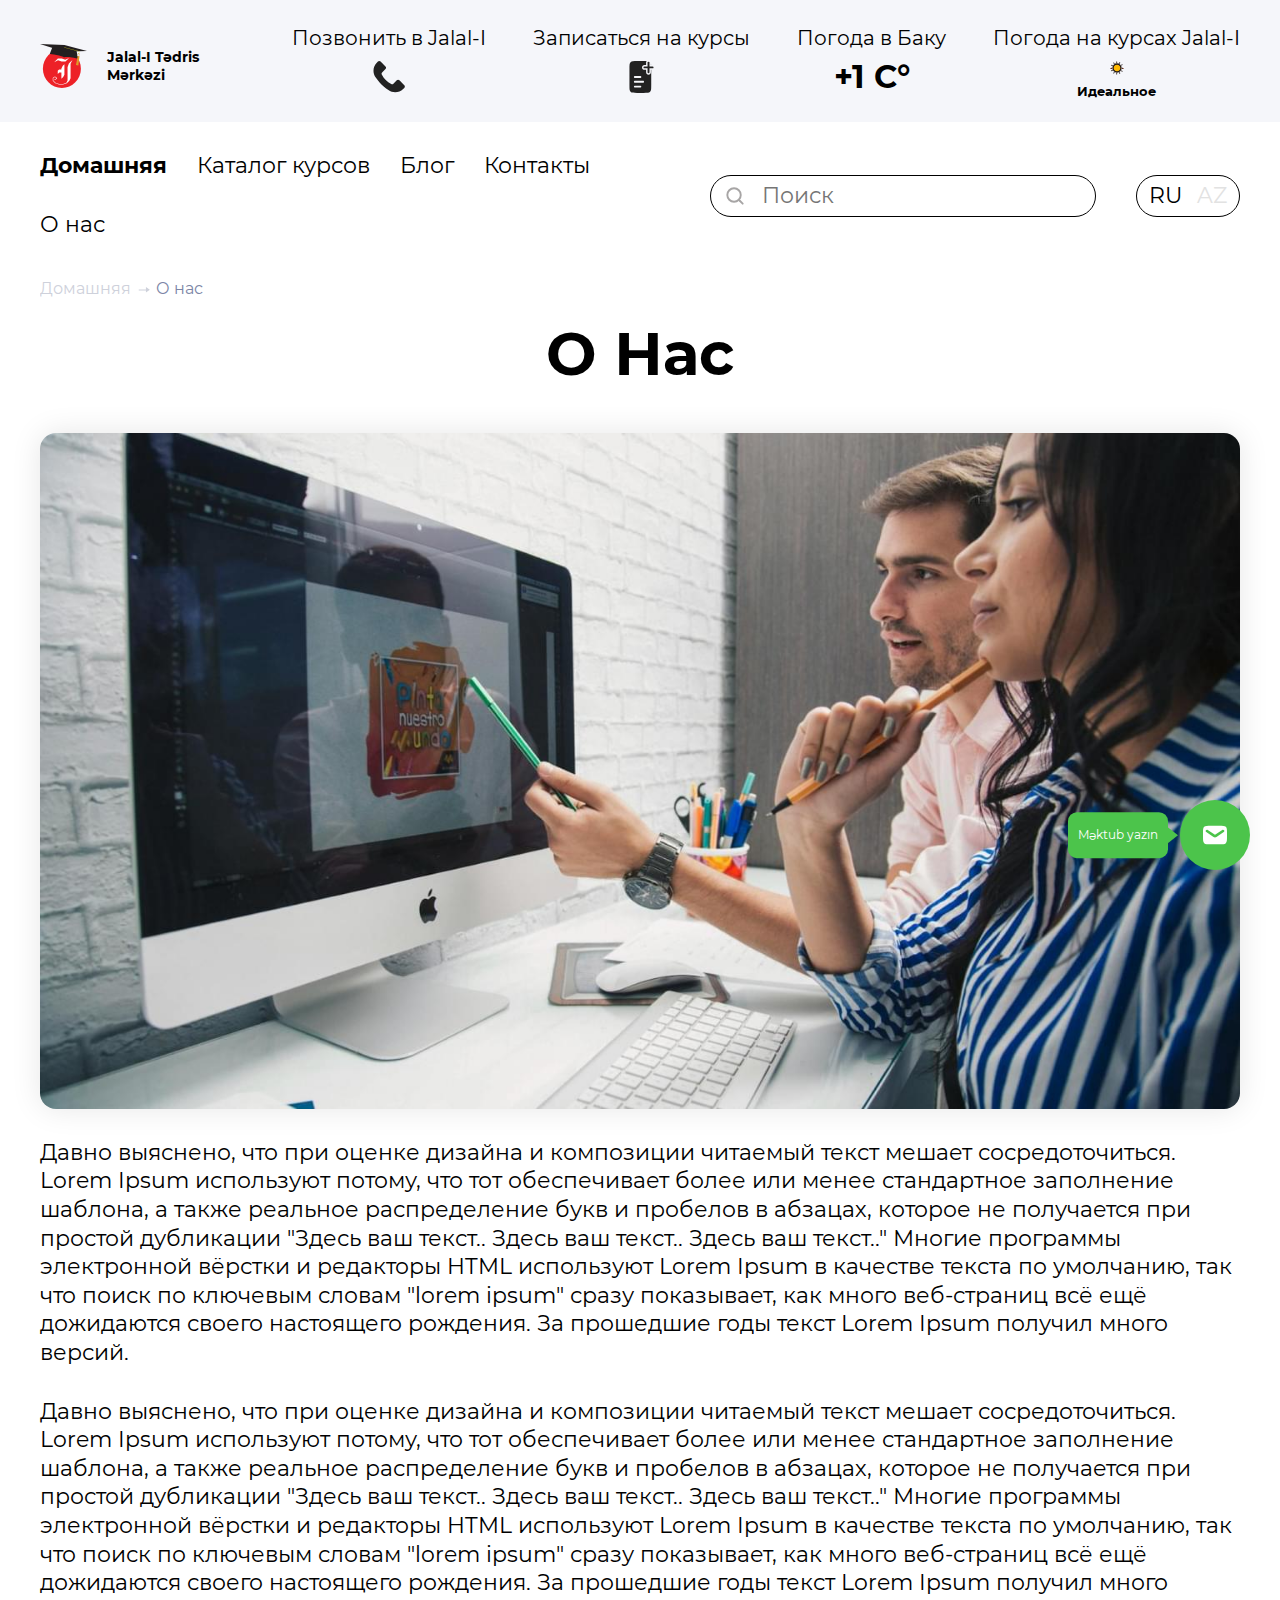
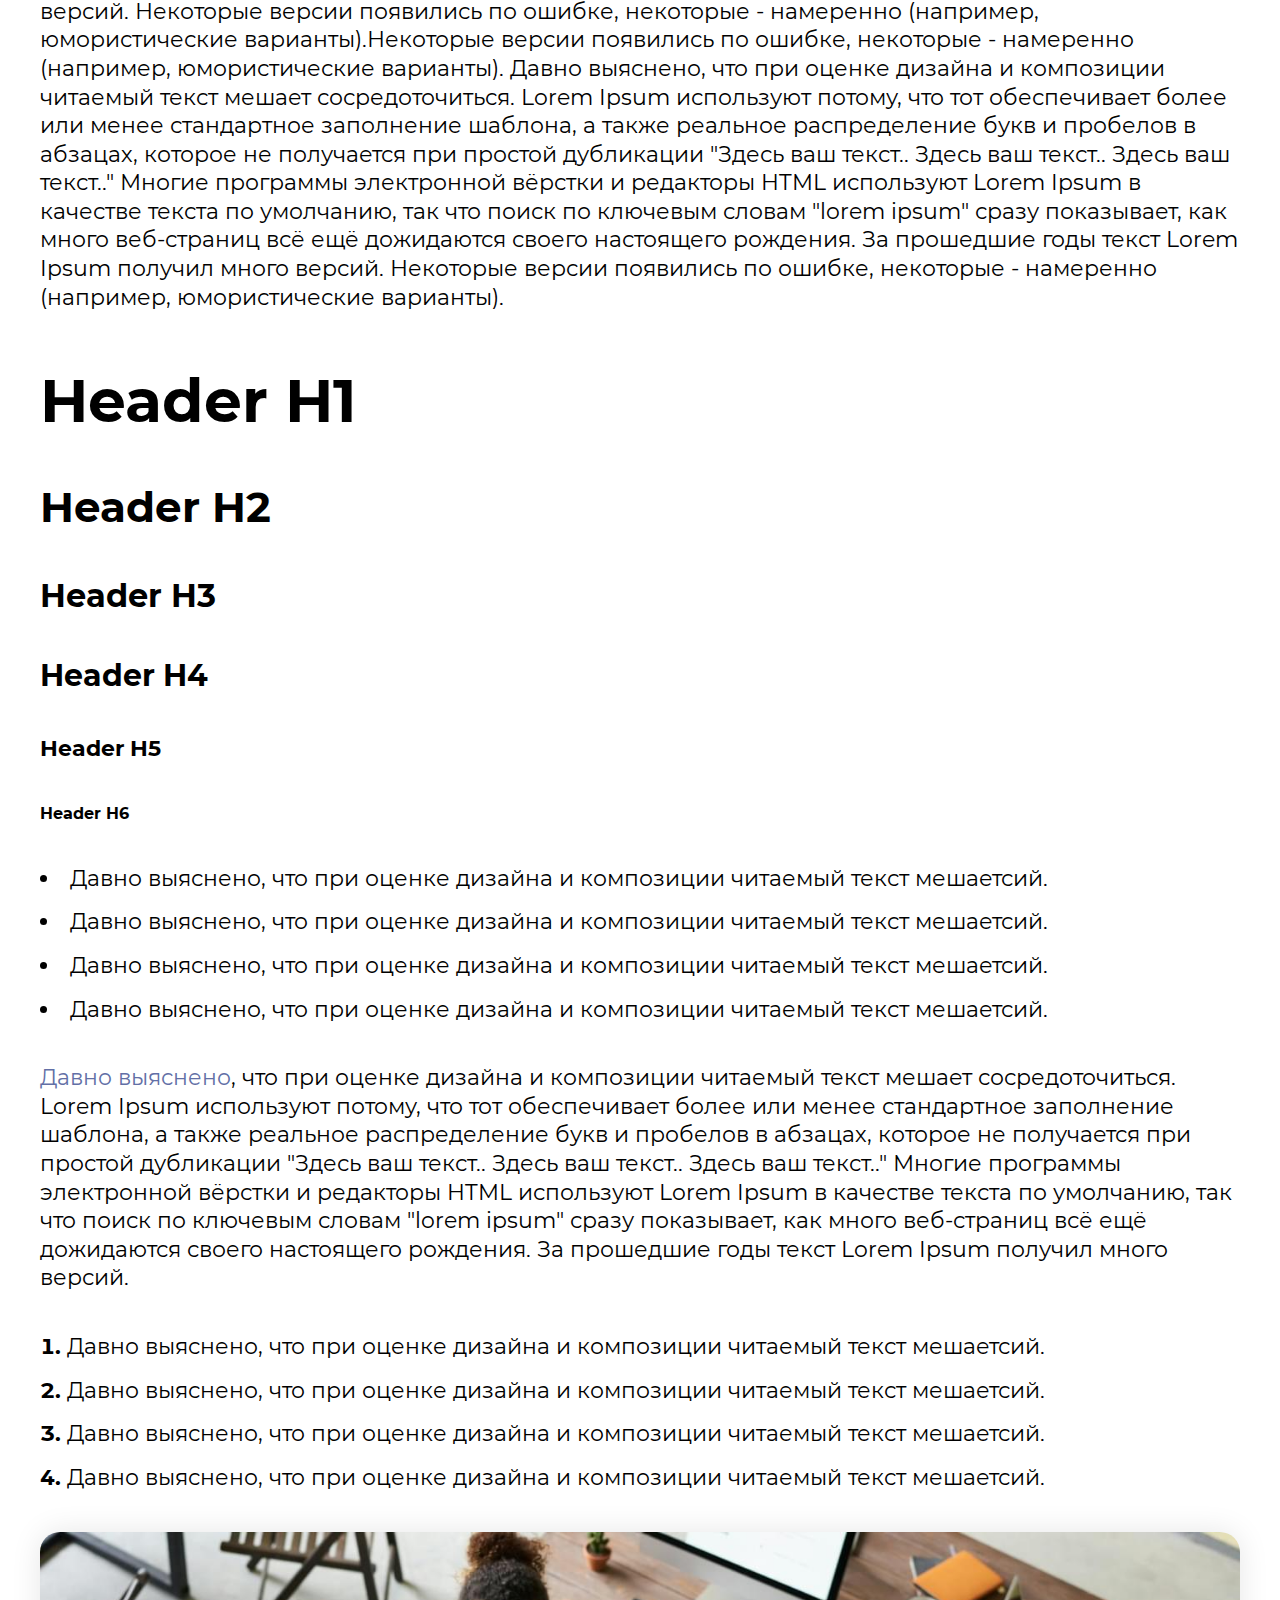
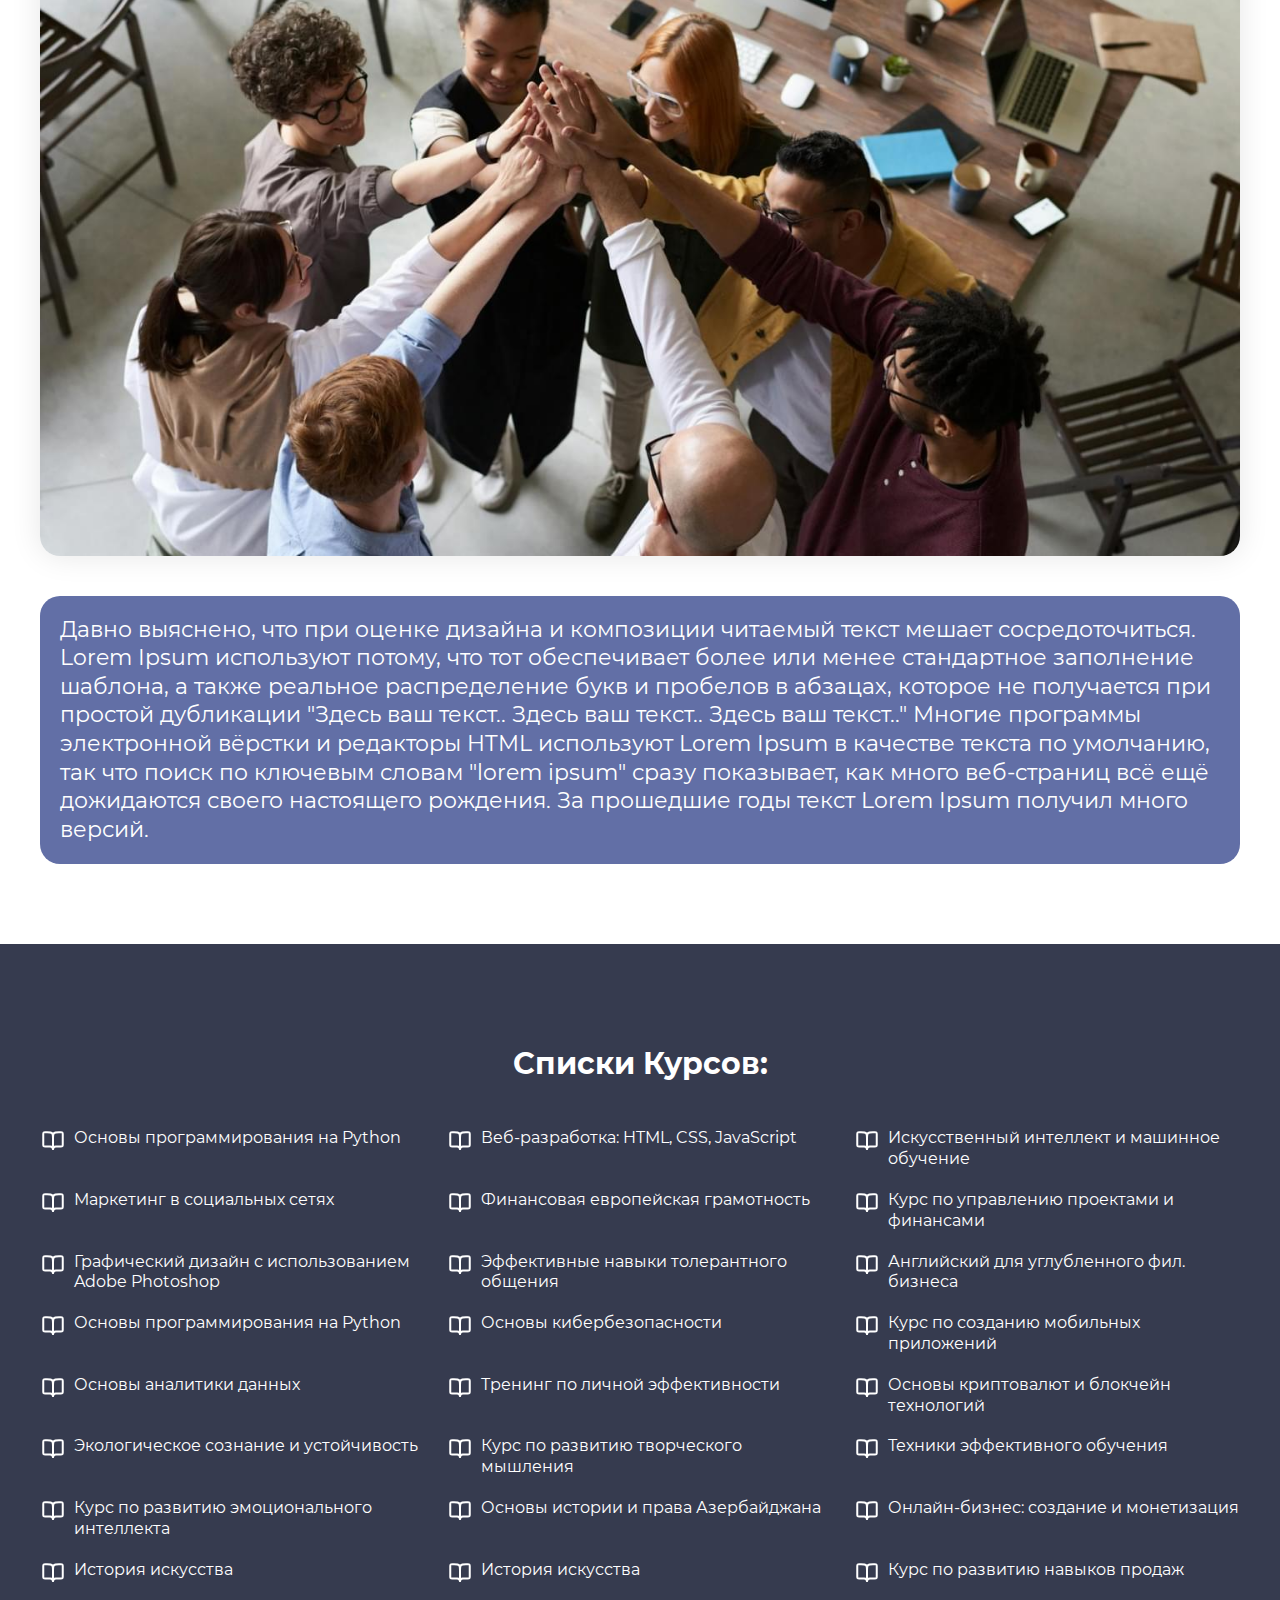
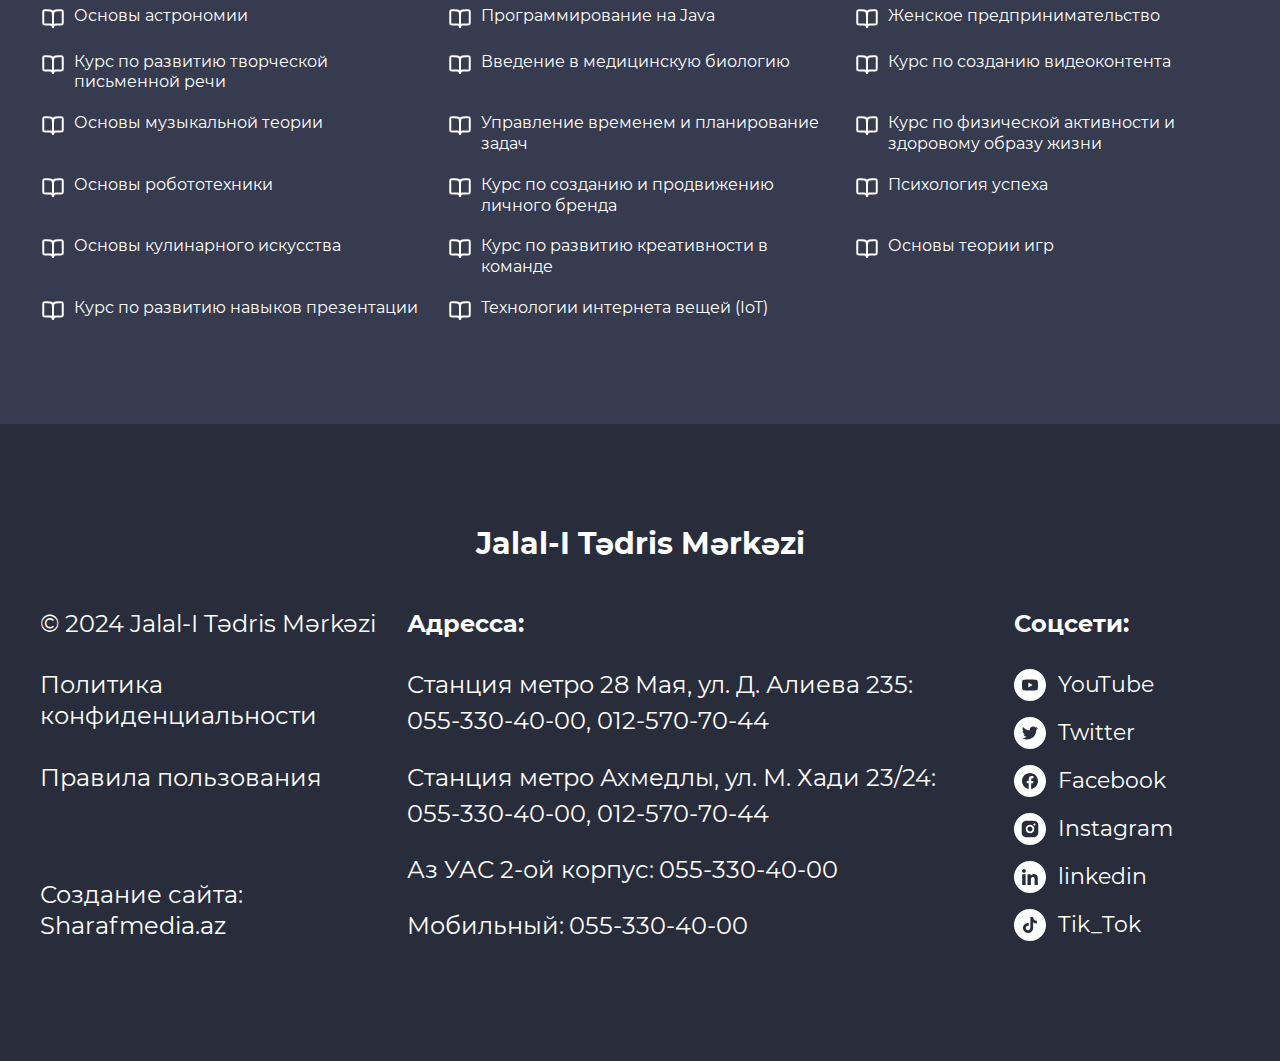
<file: about.html>
<!DOCTYPE html>
<html lang="en">

<head>
	<title>About</title>
	<meta charset="UTF-8">
	<meta name="format-detection" content="telephone=no">
	<!-- <style>body{opacity: 0;}</style> -->
	<link rel="stylesheet" href="css/style.min.css?_v=20240326155415">
	<link rel="shortcut icon" href="favicon.ico">
	<!-- <meta name="robots" content="noindex, nofollow"> -->
	<meta name="viewport" content="width=device-width, initial-scale=1.0">
</head>

<body>
	<div class="wrapper">
		<header class="header">
			<div class="_container">
				<div class="header__top">
					<div class="header__column">
						<div class="header__column-left">
							<div class="header__burger">
								<span></span>
							</div>

							<a href="index.html" class="header__logo">
								<img src="img/logo.svg" alt="">
								<span>Jalal-I Tədris Mərkəzi</span>
							</a>
						</div>

						<div class="header__column-right">
							<div class="header__search-mobile-open">
								<img src="img/icons/search-icon.svg" alt="">
							</div>

							<div class="header__language-mobile">RU</div>
						</div>
					</div>

					<div class="header__search-mobile">
						<span class="header__search-mobile-close"></span>

						<input class="header__search-mobile-input" placeholder="Поиск" type="text" name="search" autocomplete="off">

						<img class="header__search-mobile-submit" src="img/icons/search-icon.svg" alt="">
					</div>

					<div class="header__column">
						<div class="header__info">
							<a href="#" class="header__info-item">
								<span class="header__info-text">Позвонить в Jalal-I</span>
								<img class="header__info-image" src="img/icons/phone-icon.svg" alt="">
							</a>
							<a href="#" class="header__info-item">
								<span class="header__info-text">Записаться на курсы</span>
								<img class="header__info-image" src="img/icons/list-icon.svg" alt="">
							</a>
							<a href="#" class="header__info-item">
								<span class="header__info-text">Погода в Баку</span>
								<span class="header__info-image">+1 C&deg;</span>
							</a>
							<a href="#" class="header__info-item">
								<span class="header__info-text">Погода на курсах Jalal-I</span>
								<span class="header__info-image weather">
									<span>Идеальное</span>
									<img src="img/icons/sun-icon.svg" alt="">
								</span>
							</a>
						</div>
					</div>
				</div>
			</div>
		</header>

		<div class="header__bottom">
			<div class="_container">
				<nav class="header__menu">
					<a href="index.html" class="header__menu-item active">Домашняя</a>
					<a href="catalog.html" class="header__menu-item">Каталог курсов</a>
					<a href="blogs.html" class="header__menu-item">Блог</a>
					<a href="contacts.html" class="header__menu-item">Контакты</a>
					<a href="about.html" class="header__menu-item">О нас</a>
				</nav>

				<div class="header__seacrh">
					<img src="img/icons/search-icon.svg" alt="">
					<input placeholder="Поиск" type="text" name="search" autocomplete="off">
				</div>

				<div class="header__language">
					<a class="active" href="#">RU</a>
					<a href="#">AZ</a>
				</div>
			</div>
		</div>

		<div class="mobile__menu">
			<nav class="mobile__menu-dody">
				<a href="index.html" class="mobile__menu-item active">Домашняя</a>
				<a href="catalog.html" class="mobile__menu-item">Каталог курсов</a>
				<a href="blogs.html" class="mobile__menu-item">Блог</a>
				<a href="contacts.html" class="mobile__menu-item">Контакты</a>
				<a href="about.html" class="mobile__menu-item">О нас</a>
			</nav>

			<div class="mobile__menu-contacts">
				<a href="#" class="mobile__menu-contacts-item">
					<span>Позвонить в Jalal-I</span>
					<img src="img/icons/phone-icon.svg" alt="">
				</a>
				<a href="#" class="mobile__menu-contacts-item">
					<span>Записаться на курсы</span>
					<img src="img/icons/list-icon.svg" alt="">
				</a>
			</div>
		</div>
		<main class="page">
			<div class="breadcrumbs">
				<div class="_container">
					<ul class="breadcrumbs__list">
						<li><a href="index.html" class="breadcrumbs__item link">Домашняя</a></li>
						<li><span class="breadcrumbs__item">О нас</span></li>
					</ul>
				</div>
			</div>

			<div class="about">
				<div class="_container">
					<div class="about__title title">О Нас</div>

					<div class="about__body">
						<img src="img/photos/image09.jpg" alt="">

						<p>Давно выяснено, что при оценке дизайна и композиции читаемый текст мешает сосредоточиться. Lorem Ipsum используют потому, что тот обеспечивает более или менее стандартное заполнение шаблона, а также реальное распределение букв и пробелов в абзацах, которое не получается при простой дубликации "Здесь ваш текст.. Здесь ваш текст.. Здесь ваш текст.." Многие программы электронной вёрстки и редакторы HTML используют Lorem Ipsum в качестве текста по умолчанию, так что поиск по ключевым словам "lorem ipsum" сразу показывает, как много веб-страниц всё ещё дожидаются своего настоящего рождения. За прошедшие годы текст Lorem Ipsum получил много версий. </p>

						<p>Давно выяснено, что при оценке дизайна и композиции читаемый текст мешает сосредоточиться. Lorem Ipsum используют потому, что тот обеспечивает более или менее стандартное заполнение шаблона, а также реальное распределение букв и пробелов в абзацах, которое не получается при простой дубликации "Здесь ваш текст.. Здесь ваш текст.. Здесь ваш текст.." Многие программы электронной вёрстки и редакторы HTML используют Lorem Ipsum в качестве текста по умолчанию, так что поиск по ключевым словам "lorem ipsum" сразу показывает, как много веб-страниц всё ещё дожидаются своего настоящего рождения. За прошедшие годы текст Lorem Ipsum получил много версий. Некоторые версии появились по ошибке, некоторые - намеренно (например, юмористические варианты).Некоторые версии появились по ошибке, некоторые - намеренно (например, юмористические варианты). Давно выяснено, что при оценке дизайна и композиции читаемый текст мешает сосредоточиться. Lorem Ipsum используют потому, что тот обеспечивает более или менее стандартное заполнение шаблона, а также реальное распределение букв и пробелов в абзацах, которое не получается при простой дубликации "Здесь ваш текст.. Здесь ваш текст.. Здесь ваш текст.." Многие программы электронной вёрстки и редакторы HTML используют Lorem Ipsum в качестве текста по умолчанию, так что поиск по ключевым словам "lorem ipsum" сразу показывает, как много веб-страниц всё ещё дожидаются своего настоящего рождения. За прошедшие годы текст Lorem Ipsum получил много версий. Некоторые версии появились по ошибке, некоторые - намеренно (например, юмористические варианты).</p>
					</div>
				</div>
			</div>

			<div class="info">
				<div class="_container">
					<h1>Header H1</h1>
					<h2>Header H2</h2>
					<h3>Header H3</h3>
					<h4>Header H4</h4>
					<h5>Header H5</h5>
					<h6>Header H6</h6>
					<ul>
						<li>Давно выяснено, что при оценке дизайна и композиции читаемый текст мешаетсий. </li>
						<li>Давно выяснено, что при оценке дизайна и композиции читаемый текст мешаетсий. </li>
						<li>Давно выяснено, что при оценке дизайна и композиции читаемый текст мешаетсий. </li>
						<li>Давно выяснено, что при оценке дизайна и композиции читаемый текст мешаетсий. </li>
					</ul>
					<p><a href="#">Давно выяснено</a>, что при оценке дизайна и композиции читаемый текст мешает сосредоточиться. Lorem Ipsum используют потому, что тот обеспечивает более или менее стандартное заполнение шаблона, а также реальное распределение букв и пробелов в абзацах, которое не получается при простой дубликации "Здесь ваш текст.. Здесь ваш текст.. Здесь ваш текст.." Многие программы электронной вёрстки и редакторы HTML используют Lorem Ipsum в качестве текста по умолчанию, так что поиск по ключевым словам "lorem ipsum" сразу показывает, как много веб-страниц всё ещё дожидаются своего настоящего рождения. За прошедшие годы текст Lorem Ipsum получил много версий.</p>
					<ol>
						<li>Давно выяснено, что при оценке дизайна и композиции читаемый текст мешаетсий.</li>
						<li>Давно выяснено, что при оценке дизайна и композиции читаемый текст мешаетсий.</li>
						<li>Давно выяснено, что при оценке дизайна и композиции читаемый текст мешаетсий.</li>
						<li>Давно выяснено, что при оценке дизайна и композиции читаемый текст мешаетсий.</li>
					</ol>
					<img src="img/photos/image05.jpg" alt="">
					<blockquote>Давно выяснено, что при оценке дизайна и композиции читаемый текст мешает сосредоточиться. Lorem Ipsum используют потому, что тот обеспечивает более или менее стандартное заполнение шаблона, а также реальное распределение букв и пробелов в абзацах, которое не получается при простой дубликации "Здесь ваш текст.. Здесь ваш текст.. Здесь ваш текст.." Многие программы электронной вёрстки и редакторы HTML используют Lorem Ipsum в качестве текста по умолчанию, так что поиск по ключевым словам "lorem ipsum" сразу показывает, как много веб-страниц всё ещё дожидаются своего настоящего рождения. За прошедшие годы текст Lorem Ipsum получил много версий. </blockquote>
				</div>
			</div>
		</main>
		<div class="courses">
			<div class="_container">
				<div class="courses__title">Списки Курсов:</div>

				<div class="courses__body">
					<a href="#" class="courses__item">
						<svg width="26" height="26" viewBox="0 0 26 26" fill="none" xmlns="http://www.w3.org/2000/svg">
							<path d="M5.25 18.4168H9.75C9.98214 18.4168 10.0982 18.4168 10.1962 18.4233C11.6985 18.5217 12.8951 19.7184 12.9936 21.2206C13 21.3186 13 21.4347 13 21.6668V10.3335C13 7.50507 13 6.09086 12.1213 5.21218C11.2426 4.3335 9.82843 4.3335 7 4.3335H5.25C4.30719 4.3335 3.83579 4.3335 3.54289 4.62639C3.25 4.91928 3.25 5.39069 3.25 6.3335V16.4168C3.25 17.3596 3.25 17.831 3.54289 18.1239C3.83579 18.4168 4.30719 18.4168 5.25 18.4168Z" stroke-width="2" />
							<path d="M20.75 18.4168H16.25C16.0179 18.4168 15.9018 18.4168 15.8038 18.4233C14.3015 18.5217 13.1049 19.7184 13.0064 21.2206C13 21.3186 13 21.4347 13 21.6668V10.3335C13 7.50507 13 6.09086 13.8787 5.21218C14.7574 4.3335 16.1716 4.3335 19 4.3335H20.75C21.6928 4.3335 22.1642 4.3335 22.4571 4.62639C22.75 4.91928 22.75 5.39069 22.75 6.3335V16.4168C22.75 17.3596 22.75 17.831 22.4571 18.1239C22.1642 18.4168 21.6928 18.4168 20.75 18.4168Z" stroke-width="2" />
						</svg>
						<span>Основы программирования на Python</span>
					</a>
					<a href="#" class="courses__item">
						<svg width="26" height="26" viewBox="0 0 26 26" fill="none" xmlns="http://www.w3.org/2000/svg">
							<path d="M5.25 18.4168H9.75C9.98214 18.4168 10.0982 18.4168 10.1962 18.4233C11.6985 18.5217 12.8951 19.7184 12.9936 21.2206C13 21.3186 13 21.4347 13 21.6668V10.3335C13 7.50507 13 6.09086 12.1213 5.21218C11.2426 4.3335 9.82843 4.3335 7 4.3335H5.25C4.30719 4.3335 3.83579 4.3335 3.54289 4.62639C3.25 4.91928 3.25 5.39069 3.25 6.3335V16.4168C3.25 17.3596 3.25 17.831 3.54289 18.1239C3.83579 18.4168 4.30719 18.4168 5.25 18.4168Z" stroke-width="2" />
							<path d="M20.75 18.4168H16.25C16.0179 18.4168 15.9018 18.4168 15.8038 18.4233C14.3015 18.5217 13.1049 19.7184 13.0064 21.2206C13 21.3186 13 21.4347 13 21.6668V10.3335C13 7.50507 13 6.09086 13.8787 5.21218C14.7574 4.3335 16.1716 4.3335 19 4.3335H20.75C21.6928 4.3335 22.1642 4.3335 22.4571 4.62639C22.75 4.91928 22.75 5.39069 22.75 6.3335V16.4168C22.75 17.3596 22.75 17.831 22.4571 18.1239C22.1642 18.4168 21.6928 18.4168 20.75 18.4168Z" stroke-width="2" />
						</svg>
						<span>Веб-разработка: HTML, CSS, JavaScript</span>
					</a>
					<a href="#" class="courses__item">
						<svg width="26" height="26" viewBox="0 0 26 26" fill="none" xmlns="http://www.w3.org/2000/svg">
							<path d="M5.25 18.4168H9.75C9.98214 18.4168 10.0982 18.4168 10.1962 18.4233C11.6985 18.5217 12.8951 19.7184 12.9936 21.2206C13 21.3186 13 21.4347 13 21.6668V10.3335C13 7.50507 13 6.09086 12.1213 5.21218C11.2426 4.3335 9.82843 4.3335 7 4.3335H5.25C4.30719 4.3335 3.83579 4.3335 3.54289 4.62639C3.25 4.91928 3.25 5.39069 3.25 6.3335V16.4168C3.25 17.3596 3.25 17.831 3.54289 18.1239C3.83579 18.4168 4.30719 18.4168 5.25 18.4168Z" stroke-width="2" />
							<path d="M20.75 18.4168H16.25C16.0179 18.4168 15.9018 18.4168 15.8038 18.4233C14.3015 18.5217 13.1049 19.7184 13.0064 21.2206C13 21.3186 13 21.4347 13 21.6668V10.3335C13 7.50507 13 6.09086 13.8787 5.21218C14.7574 4.3335 16.1716 4.3335 19 4.3335H20.75C21.6928 4.3335 22.1642 4.3335 22.4571 4.62639C22.75 4.91928 22.75 5.39069 22.75 6.3335V16.4168C22.75 17.3596 22.75 17.831 22.4571 18.1239C22.1642 18.4168 21.6928 18.4168 20.75 18.4168Z" stroke-width="2" />
						</svg>
						<span>Искусственный интеллект и машинное обучение</span>
					</a>
					<a href="#" class="courses__item">
						<svg width="26" height="26" viewBox="0 0 26 26" fill="none" xmlns="http://www.w3.org/2000/svg">
							<path d="M5.25 18.4168H9.75C9.98214 18.4168 10.0982 18.4168 10.1962 18.4233C11.6985 18.5217 12.8951 19.7184 12.9936 21.2206C13 21.3186 13 21.4347 13 21.6668V10.3335C13 7.50507 13 6.09086 12.1213 5.21218C11.2426 4.3335 9.82843 4.3335 7 4.3335H5.25C4.30719 4.3335 3.83579 4.3335 3.54289 4.62639C3.25 4.91928 3.25 5.39069 3.25 6.3335V16.4168C3.25 17.3596 3.25 17.831 3.54289 18.1239C3.83579 18.4168 4.30719 18.4168 5.25 18.4168Z" stroke-width="2" />
							<path d="M20.75 18.4168H16.25C16.0179 18.4168 15.9018 18.4168 15.8038 18.4233C14.3015 18.5217 13.1049 19.7184 13.0064 21.2206C13 21.3186 13 21.4347 13 21.6668V10.3335C13 7.50507 13 6.09086 13.8787 5.21218C14.7574 4.3335 16.1716 4.3335 19 4.3335H20.75C21.6928 4.3335 22.1642 4.3335 22.4571 4.62639C22.75 4.91928 22.75 5.39069 22.75 6.3335V16.4168C22.75 17.3596 22.75 17.831 22.4571 18.1239C22.1642 18.4168 21.6928 18.4168 20.75 18.4168Z" stroke-width="2" />
						</svg>
						<span>Маркетинг в социальных сетях</span>
					</a>
					<a href="#" class="courses__item">
						<svg width="26" height="26" viewBox="0 0 26 26" fill="none" xmlns="http://www.w3.org/2000/svg">
							<path d="M5.25 18.4168H9.75C9.98214 18.4168 10.0982 18.4168 10.1962 18.4233C11.6985 18.5217 12.8951 19.7184 12.9936 21.2206C13 21.3186 13 21.4347 13 21.6668V10.3335C13 7.50507 13 6.09086 12.1213 5.21218C11.2426 4.3335 9.82843 4.3335 7 4.3335H5.25C4.30719 4.3335 3.83579 4.3335 3.54289 4.62639C3.25 4.91928 3.25 5.39069 3.25 6.3335V16.4168C3.25 17.3596 3.25 17.831 3.54289 18.1239C3.83579 18.4168 4.30719 18.4168 5.25 18.4168Z" stroke-width="2" />
							<path d="M20.75 18.4168H16.25C16.0179 18.4168 15.9018 18.4168 15.8038 18.4233C14.3015 18.5217 13.1049 19.7184 13.0064 21.2206C13 21.3186 13 21.4347 13 21.6668V10.3335C13 7.50507 13 6.09086 13.8787 5.21218C14.7574 4.3335 16.1716 4.3335 19 4.3335H20.75C21.6928 4.3335 22.1642 4.3335 22.4571 4.62639C22.75 4.91928 22.75 5.39069 22.75 6.3335V16.4168C22.75 17.3596 22.75 17.831 22.4571 18.1239C22.1642 18.4168 21.6928 18.4168 20.75 18.4168Z" stroke-width="2" />
						</svg>
						<span>Финансовая европейская грамотность</span>
					</a>
					<a href="#" class="courses__item">
						<svg width="26" height="26" viewBox="0 0 26 26" fill="none" xmlns="http://www.w3.org/2000/svg">
							<path d="M5.25 18.4168H9.75C9.98214 18.4168 10.0982 18.4168 10.1962 18.4233C11.6985 18.5217 12.8951 19.7184 12.9936 21.2206C13 21.3186 13 21.4347 13 21.6668V10.3335C13 7.50507 13 6.09086 12.1213 5.21218C11.2426 4.3335 9.82843 4.3335 7 4.3335H5.25C4.30719 4.3335 3.83579 4.3335 3.54289 4.62639C3.25 4.91928 3.25 5.39069 3.25 6.3335V16.4168C3.25 17.3596 3.25 17.831 3.54289 18.1239C3.83579 18.4168 4.30719 18.4168 5.25 18.4168Z" stroke-width="2" />
							<path d="M20.75 18.4168H16.25C16.0179 18.4168 15.9018 18.4168 15.8038 18.4233C14.3015 18.5217 13.1049 19.7184 13.0064 21.2206C13 21.3186 13 21.4347 13 21.6668V10.3335C13 7.50507 13 6.09086 13.8787 5.21218C14.7574 4.3335 16.1716 4.3335 19 4.3335H20.75C21.6928 4.3335 22.1642 4.3335 22.4571 4.62639C22.75 4.91928 22.75 5.39069 22.75 6.3335V16.4168C22.75 17.3596 22.75 17.831 22.4571 18.1239C22.1642 18.4168 21.6928 18.4168 20.75 18.4168Z" stroke-width="2" />
						</svg>
						<span>Курс по управлению проектами и финансами</span>
					</a>
					<a href="#" class="courses__item">
						<svg width="26" height="26" viewBox="0 0 26 26" fill="none" xmlns="http://www.w3.org/2000/svg">
							<path d="M5.25 18.4168H9.75C9.98214 18.4168 10.0982 18.4168 10.1962 18.4233C11.6985 18.5217 12.8951 19.7184 12.9936 21.2206C13 21.3186 13 21.4347 13 21.6668V10.3335C13 7.50507 13 6.09086 12.1213 5.21218C11.2426 4.3335 9.82843 4.3335 7 4.3335H5.25C4.30719 4.3335 3.83579 4.3335 3.54289 4.62639C3.25 4.91928 3.25 5.39069 3.25 6.3335V16.4168C3.25 17.3596 3.25 17.831 3.54289 18.1239C3.83579 18.4168 4.30719 18.4168 5.25 18.4168Z" stroke-width="2" />
							<path d="M20.75 18.4168H16.25C16.0179 18.4168 15.9018 18.4168 15.8038 18.4233C14.3015 18.5217 13.1049 19.7184 13.0064 21.2206C13 21.3186 13 21.4347 13 21.6668V10.3335C13 7.50507 13 6.09086 13.8787 5.21218C14.7574 4.3335 16.1716 4.3335 19 4.3335H20.75C21.6928 4.3335 22.1642 4.3335 22.4571 4.62639C22.75 4.91928 22.75 5.39069 22.75 6.3335V16.4168C22.75 17.3596 22.75 17.831 22.4571 18.1239C22.1642 18.4168 21.6928 18.4168 20.75 18.4168Z" stroke-width="2" />
						</svg>
						<span>Графический дизайн с использованием Adobe Photoshop</span>
					</a>
					<a href="#" class="courses__item">
						<svg width="26" height="26" viewBox="0 0 26 26" fill="none" xmlns="http://www.w3.org/2000/svg">
							<path d="M5.25 18.4168H9.75C9.98214 18.4168 10.0982 18.4168 10.1962 18.4233C11.6985 18.5217 12.8951 19.7184 12.9936 21.2206C13 21.3186 13 21.4347 13 21.6668V10.3335C13 7.50507 13 6.09086 12.1213 5.21218C11.2426 4.3335 9.82843 4.3335 7 4.3335H5.25C4.30719 4.3335 3.83579 4.3335 3.54289 4.62639C3.25 4.91928 3.25 5.39069 3.25 6.3335V16.4168C3.25 17.3596 3.25 17.831 3.54289 18.1239C3.83579 18.4168 4.30719 18.4168 5.25 18.4168Z" stroke-width="2" />
							<path d="M20.75 18.4168H16.25C16.0179 18.4168 15.9018 18.4168 15.8038 18.4233C14.3015 18.5217 13.1049 19.7184 13.0064 21.2206C13 21.3186 13 21.4347 13 21.6668V10.3335C13 7.50507 13 6.09086 13.8787 5.21218C14.7574 4.3335 16.1716 4.3335 19 4.3335H20.75C21.6928 4.3335 22.1642 4.3335 22.4571 4.62639C22.75 4.91928 22.75 5.39069 22.75 6.3335V16.4168C22.75 17.3596 22.75 17.831 22.4571 18.1239C22.1642 18.4168 21.6928 18.4168 20.75 18.4168Z" stroke-width="2" />
						</svg>
						<span>Эффективные навыки толерантного общения</span>
					</a>
					<a href="#" class="courses__item">
						<svg width="26" height="26" viewBox="0 0 26 26" fill="none" xmlns="http://www.w3.org/2000/svg">
							<path d="M5.25 18.4168H9.75C9.98214 18.4168 10.0982 18.4168 10.1962 18.4233C11.6985 18.5217 12.8951 19.7184 12.9936 21.2206C13 21.3186 13 21.4347 13 21.6668V10.3335C13 7.50507 13 6.09086 12.1213 5.21218C11.2426 4.3335 9.82843 4.3335 7 4.3335H5.25C4.30719 4.3335 3.83579 4.3335 3.54289 4.62639C3.25 4.91928 3.25 5.39069 3.25 6.3335V16.4168C3.25 17.3596 3.25 17.831 3.54289 18.1239C3.83579 18.4168 4.30719 18.4168 5.25 18.4168Z" stroke-width="2" />
							<path d="M20.75 18.4168H16.25C16.0179 18.4168 15.9018 18.4168 15.8038 18.4233C14.3015 18.5217 13.1049 19.7184 13.0064 21.2206C13 21.3186 13 21.4347 13 21.6668V10.3335C13 7.50507 13 6.09086 13.8787 5.21218C14.7574 4.3335 16.1716 4.3335 19 4.3335H20.75C21.6928 4.3335 22.1642 4.3335 22.4571 4.62639C22.75 4.91928 22.75 5.39069 22.75 6.3335V16.4168C22.75 17.3596 22.75 17.831 22.4571 18.1239C22.1642 18.4168 21.6928 18.4168 20.75 18.4168Z" stroke-width="2" />
						</svg>
						<span>Английский для углубленного фил. бизнеса</span>
					</a>
					<a href="#" class="courses__item">
						<svg width="26" height="26" viewBox="0 0 26 26" fill="none" xmlns="http://www.w3.org/2000/svg">
							<path d="M5.25 18.4168H9.75C9.98214 18.4168 10.0982 18.4168 10.1962 18.4233C11.6985 18.5217 12.8951 19.7184 12.9936 21.2206C13 21.3186 13 21.4347 13 21.6668V10.3335C13 7.50507 13 6.09086 12.1213 5.21218C11.2426 4.3335 9.82843 4.3335 7 4.3335H5.25C4.30719 4.3335 3.83579 4.3335 3.54289 4.62639C3.25 4.91928 3.25 5.39069 3.25 6.3335V16.4168C3.25 17.3596 3.25 17.831 3.54289 18.1239C3.83579 18.4168 4.30719 18.4168 5.25 18.4168Z" stroke-width="2" />
							<path d="M20.75 18.4168H16.25C16.0179 18.4168 15.9018 18.4168 15.8038 18.4233C14.3015 18.5217 13.1049 19.7184 13.0064 21.2206C13 21.3186 13 21.4347 13 21.6668V10.3335C13 7.50507 13 6.09086 13.8787 5.21218C14.7574 4.3335 16.1716 4.3335 19 4.3335H20.75C21.6928 4.3335 22.1642 4.3335 22.4571 4.62639C22.75 4.91928 22.75 5.39069 22.75 6.3335V16.4168C22.75 17.3596 22.75 17.831 22.4571 18.1239C22.1642 18.4168 21.6928 18.4168 20.75 18.4168Z" stroke-width="2" />
						</svg>
						<span>Основы программирования на Python</span>
					</a>
					<a href="#" class="courses__item">
						<svg width="26" height="26" viewBox="0 0 26 26" fill="none" xmlns="http://www.w3.org/2000/svg">
							<path d="M5.25 18.4168H9.75C9.98214 18.4168 10.0982 18.4168 10.1962 18.4233C11.6985 18.5217 12.8951 19.7184 12.9936 21.2206C13 21.3186 13 21.4347 13 21.6668V10.3335C13 7.50507 13 6.09086 12.1213 5.21218C11.2426 4.3335 9.82843 4.3335 7 4.3335H5.25C4.30719 4.3335 3.83579 4.3335 3.54289 4.62639C3.25 4.91928 3.25 5.39069 3.25 6.3335V16.4168C3.25 17.3596 3.25 17.831 3.54289 18.1239C3.83579 18.4168 4.30719 18.4168 5.25 18.4168Z" stroke-width="2" />
							<path d="M20.75 18.4168H16.25C16.0179 18.4168 15.9018 18.4168 15.8038 18.4233C14.3015 18.5217 13.1049 19.7184 13.0064 21.2206C13 21.3186 13 21.4347 13 21.6668V10.3335C13 7.50507 13 6.09086 13.8787 5.21218C14.7574 4.3335 16.1716 4.3335 19 4.3335H20.75C21.6928 4.3335 22.1642 4.3335 22.4571 4.62639C22.75 4.91928 22.75 5.39069 22.75 6.3335V16.4168C22.75 17.3596 22.75 17.831 22.4571 18.1239C22.1642 18.4168 21.6928 18.4168 20.75 18.4168Z" stroke-width="2" />
						</svg>
						<span>Основы кибербезопасности</span>
					</a>
					<a href="#" class="courses__item">
						<svg width="26" height="26" viewBox="0 0 26 26" fill="none" xmlns="http://www.w3.org/2000/svg">
							<path d="M5.25 18.4168H9.75C9.98214 18.4168 10.0982 18.4168 10.1962 18.4233C11.6985 18.5217 12.8951 19.7184 12.9936 21.2206C13 21.3186 13 21.4347 13 21.6668V10.3335C13 7.50507 13 6.09086 12.1213 5.21218C11.2426 4.3335 9.82843 4.3335 7 4.3335H5.25C4.30719 4.3335 3.83579 4.3335 3.54289 4.62639C3.25 4.91928 3.25 5.39069 3.25 6.3335V16.4168C3.25 17.3596 3.25 17.831 3.54289 18.1239C3.83579 18.4168 4.30719 18.4168 5.25 18.4168Z" stroke-width="2" />
							<path d="M20.75 18.4168H16.25C16.0179 18.4168 15.9018 18.4168 15.8038 18.4233C14.3015 18.5217 13.1049 19.7184 13.0064 21.2206C13 21.3186 13 21.4347 13 21.6668V10.3335C13 7.50507 13 6.09086 13.8787 5.21218C14.7574 4.3335 16.1716 4.3335 19 4.3335H20.75C21.6928 4.3335 22.1642 4.3335 22.4571 4.62639C22.75 4.91928 22.75 5.39069 22.75 6.3335V16.4168C22.75 17.3596 22.75 17.831 22.4571 18.1239C22.1642 18.4168 21.6928 18.4168 20.75 18.4168Z" stroke-width="2" />
						</svg>
						<span>Курс по созданию мобильных приложений</span>
					</a>
					<a href="#" class="courses__item">
						<svg width="26" height="26" viewBox="0 0 26 26" fill="none" xmlns="http://www.w3.org/2000/svg">
							<path d="M5.25 18.4168H9.75C9.98214 18.4168 10.0982 18.4168 10.1962 18.4233C11.6985 18.5217 12.8951 19.7184 12.9936 21.2206C13 21.3186 13 21.4347 13 21.6668V10.3335C13 7.50507 13 6.09086 12.1213 5.21218C11.2426 4.3335 9.82843 4.3335 7 4.3335H5.25C4.30719 4.3335 3.83579 4.3335 3.54289 4.62639C3.25 4.91928 3.25 5.39069 3.25 6.3335V16.4168C3.25 17.3596 3.25 17.831 3.54289 18.1239C3.83579 18.4168 4.30719 18.4168 5.25 18.4168Z" stroke-width="2" />
							<path d="M20.75 18.4168H16.25C16.0179 18.4168 15.9018 18.4168 15.8038 18.4233C14.3015 18.5217 13.1049 19.7184 13.0064 21.2206C13 21.3186 13 21.4347 13 21.6668V10.3335C13 7.50507 13 6.09086 13.8787 5.21218C14.7574 4.3335 16.1716 4.3335 19 4.3335H20.75C21.6928 4.3335 22.1642 4.3335 22.4571 4.62639C22.75 4.91928 22.75 5.39069 22.75 6.3335V16.4168C22.75 17.3596 22.75 17.831 22.4571 18.1239C22.1642 18.4168 21.6928 18.4168 20.75 18.4168Z" stroke-width="2" />
						</svg>
						<span>Основы аналитики данных</span>
					</a>
					<a href="#" class="courses__item">
						<svg width="26" height="26" viewBox="0 0 26 26" fill="none" xmlns="http://www.w3.org/2000/svg">
							<path d="M5.25 18.4168H9.75C9.98214 18.4168 10.0982 18.4168 10.1962 18.4233C11.6985 18.5217 12.8951 19.7184 12.9936 21.2206C13 21.3186 13 21.4347 13 21.6668V10.3335C13 7.50507 13 6.09086 12.1213 5.21218C11.2426 4.3335 9.82843 4.3335 7 4.3335H5.25C4.30719 4.3335 3.83579 4.3335 3.54289 4.62639C3.25 4.91928 3.25 5.39069 3.25 6.3335V16.4168C3.25 17.3596 3.25 17.831 3.54289 18.1239C3.83579 18.4168 4.30719 18.4168 5.25 18.4168Z" stroke-width="2" />
							<path d="M20.75 18.4168H16.25C16.0179 18.4168 15.9018 18.4168 15.8038 18.4233C14.3015 18.5217 13.1049 19.7184 13.0064 21.2206C13 21.3186 13 21.4347 13 21.6668V10.3335C13 7.50507 13 6.09086 13.8787 5.21218C14.7574 4.3335 16.1716 4.3335 19 4.3335H20.75C21.6928 4.3335 22.1642 4.3335 22.4571 4.62639C22.75 4.91928 22.75 5.39069 22.75 6.3335V16.4168C22.75 17.3596 22.75 17.831 22.4571 18.1239C22.1642 18.4168 21.6928 18.4168 20.75 18.4168Z" stroke-width="2" />
						</svg>
						<span>Тренинг по личной эффективности</span>
					</a>
					<a href="#" class="courses__item">
						<svg width="26" height="26" viewBox="0 0 26 26" fill="none" xmlns="http://www.w3.org/2000/svg">
							<path d="M5.25 18.4168H9.75C9.98214 18.4168 10.0982 18.4168 10.1962 18.4233C11.6985 18.5217 12.8951 19.7184 12.9936 21.2206C13 21.3186 13 21.4347 13 21.6668V10.3335C13 7.50507 13 6.09086 12.1213 5.21218C11.2426 4.3335 9.82843 4.3335 7 4.3335H5.25C4.30719 4.3335 3.83579 4.3335 3.54289 4.62639C3.25 4.91928 3.25 5.39069 3.25 6.3335V16.4168C3.25 17.3596 3.25 17.831 3.54289 18.1239C3.83579 18.4168 4.30719 18.4168 5.25 18.4168Z" stroke-width="2" />
							<path d="M20.75 18.4168H16.25C16.0179 18.4168 15.9018 18.4168 15.8038 18.4233C14.3015 18.5217 13.1049 19.7184 13.0064 21.2206C13 21.3186 13 21.4347 13 21.6668V10.3335C13 7.50507 13 6.09086 13.8787 5.21218C14.7574 4.3335 16.1716 4.3335 19 4.3335H20.75C21.6928 4.3335 22.1642 4.3335 22.4571 4.62639C22.75 4.91928 22.75 5.39069 22.75 6.3335V16.4168C22.75 17.3596 22.75 17.831 22.4571 18.1239C22.1642 18.4168 21.6928 18.4168 20.75 18.4168Z" stroke-width="2" />
						</svg>
						<span>Основы криптовалют и блокчейн технологий</span>
					</a>
					<a href="#" class="courses__item">
						<svg width="26" height="26" viewBox="0 0 26 26" fill="none" xmlns="http://www.w3.org/2000/svg">
							<path d="M5.25 18.4168H9.75C9.98214 18.4168 10.0982 18.4168 10.1962 18.4233C11.6985 18.5217 12.8951 19.7184 12.9936 21.2206C13 21.3186 13 21.4347 13 21.6668V10.3335C13 7.50507 13 6.09086 12.1213 5.21218C11.2426 4.3335 9.82843 4.3335 7 4.3335H5.25C4.30719 4.3335 3.83579 4.3335 3.54289 4.62639C3.25 4.91928 3.25 5.39069 3.25 6.3335V16.4168C3.25 17.3596 3.25 17.831 3.54289 18.1239C3.83579 18.4168 4.30719 18.4168 5.25 18.4168Z" stroke-width="2" />
							<path d="M20.75 18.4168H16.25C16.0179 18.4168 15.9018 18.4168 15.8038 18.4233C14.3015 18.5217 13.1049 19.7184 13.0064 21.2206C13 21.3186 13 21.4347 13 21.6668V10.3335C13 7.50507 13 6.09086 13.8787 5.21218C14.7574 4.3335 16.1716 4.3335 19 4.3335H20.75C21.6928 4.3335 22.1642 4.3335 22.4571 4.62639C22.75 4.91928 22.75 5.39069 22.75 6.3335V16.4168C22.75 17.3596 22.75 17.831 22.4571 18.1239C22.1642 18.4168 21.6928 18.4168 20.75 18.4168Z" stroke-width="2" />
						</svg>
						<span>Экологическое сознание и устойчивость</span>
					</a>
					<a href="#" class="courses__item">
						<svg width="26" height="26" viewBox="0 0 26 26" fill="none" xmlns="http://www.w3.org/2000/svg">
							<path d="M5.25 18.4168H9.75C9.98214 18.4168 10.0982 18.4168 10.1962 18.4233C11.6985 18.5217 12.8951 19.7184 12.9936 21.2206C13 21.3186 13 21.4347 13 21.6668V10.3335C13 7.50507 13 6.09086 12.1213 5.21218C11.2426 4.3335 9.82843 4.3335 7 4.3335H5.25C4.30719 4.3335 3.83579 4.3335 3.54289 4.62639C3.25 4.91928 3.25 5.39069 3.25 6.3335V16.4168C3.25 17.3596 3.25 17.831 3.54289 18.1239C3.83579 18.4168 4.30719 18.4168 5.25 18.4168Z" stroke-width="2" />
							<path d="M20.75 18.4168H16.25C16.0179 18.4168 15.9018 18.4168 15.8038 18.4233C14.3015 18.5217 13.1049 19.7184 13.0064 21.2206C13 21.3186 13 21.4347 13 21.6668V10.3335C13 7.50507 13 6.09086 13.8787 5.21218C14.7574 4.3335 16.1716 4.3335 19 4.3335H20.75C21.6928 4.3335 22.1642 4.3335 22.4571 4.62639C22.75 4.91928 22.75 5.39069 22.75 6.3335V16.4168C22.75 17.3596 22.75 17.831 22.4571 18.1239C22.1642 18.4168 21.6928 18.4168 20.75 18.4168Z" stroke-width="2" />
						</svg>
						<span>Курс по развитию творческого мышления</span>
					</a>
					<a href="#" class="courses__item">
						<svg width="26" height="26" viewBox="0 0 26 26" fill="none" xmlns="http://www.w3.org/2000/svg">
							<path d="M5.25 18.4168H9.75C9.98214 18.4168 10.0982 18.4168 10.1962 18.4233C11.6985 18.5217 12.8951 19.7184 12.9936 21.2206C13 21.3186 13 21.4347 13 21.6668V10.3335C13 7.50507 13 6.09086 12.1213 5.21218C11.2426 4.3335 9.82843 4.3335 7 4.3335H5.25C4.30719 4.3335 3.83579 4.3335 3.54289 4.62639C3.25 4.91928 3.25 5.39069 3.25 6.3335V16.4168C3.25 17.3596 3.25 17.831 3.54289 18.1239C3.83579 18.4168 4.30719 18.4168 5.25 18.4168Z" stroke-width="2" />
							<path d="M20.75 18.4168H16.25C16.0179 18.4168 15.9018 18.4168 15.8038 18.4233C14.3015 18.5217 13.1049 19.7184 13.0064 21.2206C13 21.3186 13 21.4347 13 21.6668V10.3335C13 7.50507 13 6.09086 13.8787 5.21218C14.7574 4.3335 16.1716 4.3335 19 4.3335H20.75C21.6928 4.3335 22.1642 4.3335 22.4571 4.62639C22.75 4.91928 22.75 5.39069 22.75 6.3335V16.4168C22.75 17.3596 22.75 17.831 22.4571 18.1239C22.1642 18.4168 21.6928 18.4168 20.75 18.4168Z" stroke-width="2" />
						</svg>
						<span>Техники эффективного обучения</span>
					</a>
					<a href="#" class="courses__item">
						<svg width="26" height="26" viewBox="0 0 26 26" fill="none" xmlns="http://www.w3.org/2000/svg">
							<path d="M5.25 18.4168H9.75C9.98214 18.4168 10.0982 18.4168 10.1962 18.4233C11.6985 18.5217 12.8951 19.7184 12.9936 21.2206C13 21.3186 13 21.4347 13 21.6668V10.3335C13 7.50507 13 6.09086 12.1213 5.21218C11.2426 4.3335 9.82843 4.3335 7 4.3335H5.25C4.30719 4.3335 3.83579 4.3335 3.54289 4.62639C3.25 4.91928 3.25 5.39069 3.25 6.3335V16.4168C3.25 17.3596 3.25 17.831 3.54289 18.1239C3.83579 18.4168 4.30719 18.4168 5.25 18.4168Z" stroke-width="2" />
							<path d="M20.75 18.4168H16.25C16.0179 18.4168 15.9018 18.4168 15.8038 18.4233C14.3015 18.5217 13.1049 19.7184 13.0064 21.2206C13 21.3186 13 21.4347 13 21.6668V10.3335C13 7.50507 13 6.09086 13.8787 5.21218C14.7574 4.3335 16.1716 4.3335 19 4.3335H20.75C21.6928 4.3335 22.1642 4.3335 22.4571 4.62639C22.75 4.91928 22.75 5.39069 22.75 6.3335V16.4168C22.75 17.3596 22.75 17.831 22.4571 18.1239C22.1642 18.4168 21.6928 18.4168 20.75 18.4168Z" stroke-width="2" />
						</svg>
						<span>Курс по развитию эмоционального интеллекта</span>
					</a>
					<a href="#" class="courses__item">
						<svg width="26" height="26" viewBox="0 0 26 26" fill="none" xmlns="http://www.w3.org/2000/svg">
							<path d="M5.25 18.4168H9.75C9.98214 18.4168 10.0982 18.4168 10.1962 18.4233C11.6985 18.5217 12.8951 19.7184 12.9936 21.2206C13 21.3186 13 21.4347 13 21.6668V10.3335C13 7.50507 13 6.09086 12.1213 5.21218C11.2426 4.3335 9.82843 4.3335 7 4.3335H5.25C4.30719 4.3335 3.83579 4.3335 3.54289 4.62639C3.25 4.91928 3.25 5.39069 3.25 6.3335V16.4168C3.25 17.3596 3.25 17.831 3.54289 18.1239C3.83579 18.4168 4.30719 18.4168 5.25 18.4168Z" stroke-width="2" />
							<path d="M20.75 18.4168H16.25C16.0179 18.4168 15.9018 18.4168 15.8038 18.4233C14.3015 18.5217 13.1049 19.7184 13.0064 21.2206C13 21.3186 13 21.4347 13 21.6668V10.3335C13 7.50507 13 6.09086 13.8787 5.21218C14.7574 4.3335 16.1716 4.3335 19 4.3335H20.75C21.6928 4.3335 22.1642 4.3335 22.4571 4.62639C22.75 4.91928 22.75 5.39069 22.75 6.3335V16.4168C22.75 17.3596 22.75 17.831 22.4571 18.1239C22.1642 18.4168 21.6928 18.4168 20.75 18.4168Z" stroke-width="2" />
						</svg>
						<span>Основы истории и права Азербайджана</span>
					</a>
					<a href="#" class="courses__item">
						<svg width="26" height="26" viewBox="0 0 26 26" fill="none" xmlns="http://www.w3.org/2000/svg">
							<path d="M5.25 18.4168H9.75C9.98214 18.4168 10.0982 18.4168 10.1962 18.4233C11.6985 18.5217 12.8951 19.7184 12.9936 21.2206C13 21.3186 13 21.4347 13 21.6668V10.3335C13 7.50507 13 6.09086 12.1213 5.21218C11.2426 4.3335 9.82843 4.3335 7 4.3335H5.25C4.30719 4.3335 3.83579 4.3335 3.54289 4.62639C3.25 4.91928 3.25 5.39069 3.25 6.3335V16.4168C3.25 17.3596 3.25 17.831 3.54289 18.1239C3.83579 18.4168 4.30719 18.4168 5.25 18.4168Z" stroke-width="2" />
							<path d="M20.75 18.4168H16.25C16.0179 18.4168 15.9018 18.4168 15.8038 18.4233C14.3015 18.5217 13.1049 19.7184 13.0064 21.2206C13 21.3186 13 21.4347 13 21.6668V10.3335C13 7.50507 13 6.09086 13.8787 5.21218C14.7574 4.3335 16.1716 4.3335 19 4.3335H20.75C21.6928 4.3335 22.1642 4.3335 22.4571 4.62639C22.75 4.91928 22.75 5.39069 22.75 6.3335V16.4168C22.75 17.3596 22.75 17.831 22.4571 18.1239C22.1642 18.4168 21.6928 18.4168 20.75 18.4168Z" stroke-width="2" />
						</svg>
						<span>Онлайн-бизнес: создание и монетизация</span>
					</a>
					<a href="#" class="courses__item">
						<svg width="26" height="26" viewBox="0 0 26 26" fill="none" xmlns="http://www.w3.org/2000/svg">
							<path d="M5.25 18.4168H9.75C9.98214 18.4168 10.0982 18.4168 10.1962 18.4233C11.6985 18.5217 12.8951 19.7184 12.9936 21.2206C13 21.3186 13 21.4347 13 21.6668V10.3335C13 7.50507 13 6.09086 12.1213 5.21218C11.2426 4.3335 9.82843 4.3335 7 4.3335H5.25C4.30719 4.3335 3.83579 4.3335 3.54289 4.62639C3.25 4.91928 3.25 5.39069 3.25 6.3335V16.4168C3.25 17.3596 3.25 17.831 3.54289 18.1239C3.83579 18.4168 4.30719 18.4168 5.25 18.4168Z" stroke-width="2" />
							<path d="M20.75 18.4168H16.25C16.0179 18.4168 15.9018 18.4168 15.8038 18.4233C14.3015 18.5217 13.1049 19.7184 13.0064 21.2206C13 21.3186 13 21.4347 13 21.6668V10.3335C13 7.50507 13 6.09086 13.8787 5.21218C14.7574 4.3335 16.1716 4.3335 19 4.3335H20.75C21.6928 4.3335 22.1642 4.3335 22.4571 4.62639C22.75 4.91928 22.75 5.39069 22.75 6.3335V16.4168C22.75 17.3596 22.75 17.831 22.4571 18.1239C22.1642 18.4168 21.6928 18.4168 20.75 18.4168Z" stroke-width="2" />
						</svg>
						<span>История искусства</span>
					</a>
					<a href="#" class="courses__item">
						<svg width="26" height="26" viewBox="0 0 26 26" fill="none" xmlns="http://www.w3.org/2000/svg">
							<path d="M5.25 18.4168H9.75C9.98214 18.4168 10.0982 18.4168 10.1962 18.4233C11.6985 18.5217 12.8951 19.7184 12.9936 21.2206C13 21.3186 13 21.4347 13 21.6668V10.3335C13 7.50507 13 6.09086 12.1213 5.21218C11.2426 4.3335 9.82843 4.3335 7 4.3335H5.25C4.30719 4.3335 3.83579 4.3335 3.54289 4.62639C3.25 4.91928 3.25 5.39069 3.25 6.3335V16.4168C3.25 17.3596 3.25 17.831 3.54289 18.1239C3.83579 18.4168 4.30719 18.4168 5.25 18.4168Z" stroke-width="2" />
							<path d="M20.75 18.4168H16.25C16.0179 18.4168 15.9018 18.4168 15.8038 18.4233C14.3015 18.5217 13.1049 19.7184 13.0064 21.2206C13 21.3186 13 21.4347 13 21.6668V10.3335C13 7.50507 13 6.09086 13.8787 5.21218C14.7574 4.3335 16.1716 4.3335 19 4.3335H20.75C21.6928 4.3335 22.1642 4.3335 22.4571 4.62639C22.75 4.91928 22.75 5.39069 22.75 6.3335V16.4168C22.75 17.3596 22.75 17.831 22.4571 18.1239C22.1642 18.4168 21.6928 18.4168 20.75 18.4168Z" stroke-width="2" />
						</svg>
						<span>История искусства</span>
					</a>
					<a href="#" class="courses__item">
						<svg width="26" height="26" viewBox="0 0 26 26" fill="none" xmlns="http://www.w3.org/2000/svg">
							<path d="M5.25 18.4168H9.75C9.98214 18.4168 10.0982 18.4168 10.1962 18.4233C11.6985 18.5217 12.8951 19.7184 12.9936 21.2206C13 21.3186 13 21.4347 13 21.6668V10.3335C13 7.50507 13 6.09086 12.1213 5.21218C11.2426 4.3335 9.82843 4.3335 7 4.3335H5.25C4.30719 4.3335 3.83579 4.3335 3.54289 4.62639C3.25 4.91928 3.25 5.39069 3.25 6.3335V16.4168C3.25 17.3596 3.25 17.831 3.54289 18.1239C3.83579 18.4168 4.30719 18.4168 5.25 18.4168Z" stroke-width="2" />
							<path d="M20.75 18.4168H16.25C16.0179 18.4168 15.9018 18.4168 15.8038 18.4233C14.3015 18.5217 13.1049 19.7184 13.0064 21.2206C13 21.3186 13 21.4347 13 21.6668V10.3335C13 7.50507 13 6.09086 13.8787 5.21218C14.7574 4.3335 16.1716 4.3335 19 4.3335H20.75C21.6928 4.3335 22.1642 4.3335 22.4571 4.62639C22.75 4.91928 22.75 5.39069 22.75 6.3335V16.4168C22.75 17.3596 22.75 17.831 22.4571 18.1239C22.1642 18.4168 21.6928 18.4168 20.75 18.4168Z" stroke-width="2" />
						</svg>
						<span>Курс по развитию навыков продаж</span>
					</a>
					<a href="#" class="courses__item">
						<svg width="26" height="26" viewBox="0 0 26 26" fill="none" xmlns="http://www.w3.org/2000/svg">
							<path d="M5.25 18.4168H9.75C9.98214 18.4168 10.0982 18.4168 10.1962 18.4233C11.6985 18.5217 12.8951 19.7184 12.9936 21.2206C13 21.3186 13 21.4347 13 21.6668V10.3335C13 7.50507 13 6.09086 12.1213 5.21218C11.2426 4.3335 9.82843 4.3335 7 4.3335H5.25C4.30719 4.3335 3.83579 4.3335 3.54289 4.62639C3.25 4.91928 3.25 5.39069 3.25 6.3335V16.4168C3.25 17.3596 3.25 17.831 3.54289 18.1239C3.83579 18.4168 4.30719 18.4168 5.25 18.4168Z" stroke-width="2" />
							<path d="M20.75 18.4168H16.25C16.0179 18.4168 15.9018 18.4168 15.8038 18.4233C14.3015 18.5217 13.1049 19.7184 13.0064 21.2206C13 21.3186 13 21.4347 13 21.6668V10.3335C13 7.50507 13 6.09086 13.8787 5.21218C14.7574 4.3335 16.1716 4.3335 19 4.3335H20.75C21.6928 4.3335 22.1642 4.3335 22.4571 4.62639C22.75 4.91928 22.75 5.39069 22.75 6.3335V16.4168C22.75 17.3596 22.75 17.831 22.4571 18.1239C22.1642 18.4168 21.6928 18.4168 20.75 18.4168Z" stroke-width="2" />
						</svg>
						<span>Основы астрономии</span>
					</a>
					<a href="#" class="courses__item">
						<svg width="26" height="26" viewBox="0 0 26 26" fill="none" xmlns="http://www.w3.org/2000/svg">
							<path d="M5.25 18.4168H9.75C9.98214 18.4168 10.0982 18.4168 10.1962 18.4233C11.6985 18.5217 12.8951 19.7184 12.9936 21.2206C13 21.3186 13 21.4347 13 21.6668V10.3335C13 7.50507 13 6.09086 12.1213 5.21218C11.2426 4.3335 9.82843 4.3335 7 4.3335H5.25C4.30719 4.3335 3.83579 4.3335 3.54289 4.62639C3.25 4.91928 3.25 5.39069 3.25 6.3335V16.4168C3.25 17.3596 3.25 17.831 3.54289 18.1239C3.83579 18.4168 4.30719 18.4168 5.25 18.4168Z" stroke-width="2" />
							<path d="M20.75 18.4168H16.25C16.0179 18.4168 15.9018 18.4168 15.8038 18.4233C14.3015 18.5217 13.1049 19.7184 13.0064 21.2206C13 21.3186 13 21.4347 13 21.6668V10.3335C13 7.50507 13 6.09086 13.8787 5.21218C14.7574 4.3335 16.1716 4.3335 19 4.3335H20.75C21.6928 4.3335 22.1642 4.3335 22.4571 4.62639C22.75 4.91928 22.75 5.39069 22.75 6.3335V16.4168C22.75 17.3596 22.75 17.831 22.4571 18.1239C22.1642 18.4168 21.6928 18.4168 20.75 18.4168Z" stroke-width="2" />
						</svg>
						<span>Программирование на Java</span>
					</a>
					<a href="#" class="courses__item">
						<svg width="26" height="26" viewBox="0 0 26 26" fill="none" xmlns="http://www.w3.org/2000/svg">
							<path d="M5.25 18.4168H9.75C9.98214 18.4168 10.0982 18.4168 10.1962 18.4233C11.6985 18.5217 12.8951 19.7184 12.9936 21.2206C13 21.3186 13 21.4347 13 21.6668V10.3335C13 7.50507 13 6.09086 12.1213 5.21218C11.2426 4.3335 9.82843 4.3335 7 4.3335H5.25C4.30719 4.3335 3.83579 4.3335 3.54289 4.62639C3.25 4.91928 3.25 5.39069 3.25 6.3335V16.4168C3.25 17.3596 3.25 17.831 3.54289 18.1239C3.83579 18.4168 4.30719 18.4168 5.25 18.4168Z" stroke-width="2" />
							<path d="M20.75 18.4168H16.25C16.0179 18.4168 15.9018 18.4168 15.8038 18.4233C14.3015 18.5217 13.1049 19.7184 13.0064 21.2206C13 21.3186 13 21.4347 13 21.6668V10.3335C13 7.50507 13 6.09086 13.8787 5.21218C14.7574 4.3335 16.1716 4.3335 19 4.3335H20.75C21.6928 4.3335 22.1642 4.3335 22.4571 4.62639C22.75 4.91928 22.75 5.39069 22.75 6.3335V16.4168C22.75 17.3596 22.75 17.831 22.4571 18.1239C22.1642 18.4168 21.6928 18.4168 20.75 18.4168Z" stroke-width="2" />
						</svg>
						<span>Женское предпринимательство</span>
					</a>
					<a href="#" class="courses__item">
						<svg width="26" height="26" viewBox="0 0 26 26" fill="none" xmlns="http://www.w3.org/2000/svg">
							<path d="M5.25 18.4168H9.75C9.98214 18.4168 10.0982 18.4168 10.1962 18.4233C11.6985 18.5217 12.8951 19.7184 12.9936 21.2206C13 21.3186 13 21.4347 13 21.6668V10.3335C13 7.50507 13 6.09086 12.1213 5.21218C11.2426 4.3335 9.82843 4.3335 7 4.3335H5.25C4.30719 4.3335 3.83579 4.3335 3.54289 4.62639C3.25 4.91928 3.25 5.39069 3.25 6.3335V16.4168C3.25 17.3596 3.25 17.831 3.54289 18.1239C3.83579 18.4168 4.30719 18.4168 5.25 18.4168Z" stroke-width="2" />
							<path d="M20.75 18.4168H16.25C16.0179 18.4168 15.9018 18.4168 15.8038 18.4233C14.3015 18.5217 13.1049 19.7184 13.0064 21.2206C13 21.3186 13 21.4347 13 21.6668V10.3335C13 7.50507 13 6.09086 13.8787 5.21218C14.7574 4.3335 16.1716 4.3335 19 4.3335H20.75C21.6928 4.3335 22.1642 4.3335 22.4571 4.62639C22.75 4.91928 22.75 5.39069 22.75 6.3335V16.4168C22.75 17.3596 22.75 17.831 22.4571 18.1239C22.1642 18.4168 21.6928 18.4168 20.75 18.4168Z" stroke-width="2" />
						</svg>
						<span>Курс по развитию творческой письменной речи</span>
					</a>
					<a href="#" class="courses__item">
						<svg width="26" height="26" viewBox="0 0 26 26" fill="none" xmlns="http://www.w3.org/2000/svg">
							<path d="M5.25 18.4168H9.75C9.98214 18.4168 10.0982 18.4168 10.1962 18.4233C11.6985 18.5217 12.8951 19.7184 12.9936 21.2206C13 21.3186 13 21.4347 13 21.6668V10.3335C13 7.50507 13 6.09086 12.1213 5.21218C11.2426 4.3335 9.82843 4.3335 7 4.3335H5.25C4.30719 4.3335 3.83579 4.3335 3.54289 4.62639C3.25 4.91928 3.25 5.39069 3.25 6.3335V16.4168C3.25 17.3596 3.25 17.831 3.54289 18.1239C3.83579 18.4168 4.30719 18.4168 5.25 18.4168Z" stroke-width="2" />
							<path d="M20.75 18.4168H16.25C16.0179 18.4168 15.9018 18.4168 15.8038 18.4233C14.3015 18.5217 13.1049 19.7184 13.0064 21.2206C13 21.3186 13 21.4347 13 21.6668V10.3335C13 7.50507 13 6.09086 13.8787 5.21218C14.7574 4.3335 16.1716 4.3335 19 4.3335H20.75C21.6928 4.3335 22.1642 4.3335 22.4571 4.62639C22.75 4.91928 22.75 5.39069 22.75 6.3335V16.4168C22.75 17.3596 22.75 17.831 22.4571 18.1239C22.1642 18.4168 21.6928 18.4168 20.75 18.4168Z" stroke-width="2" />
						</svg>
						<span>Введение в медицинскую биологию</span>
					</a>
					<a href="#" class="courses__item">
						<svg width="26" height="26" viewBox="0 0 26 26" fill="none" xmlns="http://www.w3.org/2000/svg">
							<path d="M5.25 18.4168H9.75C9.98214 18.4168 10.0982 18.4168 10.1962 18.4233C11.6985 18.5217 12.8951 19.7184 12.9936 21.2206C13 21.3186 13 21.4347 13 21.6668V10.3335C13 7.50507 13 6.09086 12.1213 5.21218C11.2426 4.3335 9.82843 4.3335 7 4.3335H5.25C4.30719 4.3335 3.83579 4.3335 3.54289 4.62639C3.25 4.91928 3.25 5.39069 3.25 6.3335V16.4168C3.25 17.3596 3.25 17.831 3.54289 18.1239C3.83579 18.4168 4.30719 18.4168 5.25 18.4168Z" stroke-width="2" />
							<path d="M20.75 18.4168H16.25C16.0179 18.4168 15.9018 18.4168 15.8038 18.4233C14.3015 18.5217 13.1049 19.7184 13.0064 21.2206C13 21.3186 13 21.4347 13 21.6668V10.3335C13 7.50507 13 6.09086 13.8787 5.21218C14.7574 4.3335 16.1716 4.3335 19 4.3335H20.75C21.6928 4.3335 22.1642 4.3335 22.4571 4.62639C22.75 4.91928 22.75 5.39069 22.75 6.3335V16.4168C22.75 17.3596 22.75 17.831 22.4571 18.1239C22.1642 18.4168 21.6928 18.4168 20.75 18.4168Z" stroke-width="2" />
						</svg>
						<span>Курс по созданию видеоконтента</span>
					</a>
					<a href="#" class="courses__item">
						<svg width="26" height="26" viewBox="0 0 26 26" fill="none" xmlns="http://www.w3.org/2000/svg">
							<path d="M5.25 18.4168H9.75C9.98214 18.4168 10.0982 18.4168 10.1962 18.4233C11.6985 18.5217 12.8951 19.7184 12.9936 21.2206C13 21.3186 13 21.4347 13 21.6668V10.3335C13 7.50507 13 6.09086 12.1213 5.21218C11.2426 4.3335 9.82843 4.3335 7 4.3335H5.25C4.30719 4.3335 3.83579 4.3335 3.54289 4.62639C3.25 4.91928 3.25 5.39069 3.25 6.3335V16.4168C3.25 17.3596 3.25 17.831 3.54289 18.1239C3.83579 18.4168 4.30719 18.4168 5.25 18.4168Z" stroke-width="2" />
							<path d="M20.75 18.4168H16.25C16.0179 18.4168 15.9018 18.4168 15.8038 18.4233C14.3015 18.5217 13.1049 19.7184 13.0064 21.2206C13 21.3186 13 21.4347 13 21.6668V10.3335C13 7.50507 13 6.09086 13.8787 5.21218C14.7574 4.3335 16.1716 4.3335 19 4.3335H20.75C21.6928 4.3335 22.1642 4.3335 22.4571 4.62639C22.75 4.91928 22.75 5.39069 22.75 6.3335V16.4168C22.75 17.3596 22.75 17.831 22.4571 18.1239C22.1642 18.4168 21.6928 18.4168 20.75 18.4168Z" stroke-width="2" />
						</svg>
						<span>Основы музыкальной теории</span>
					</a>
					<a href="#" class="courses__item">
						<svg width="26" height="26" viewBox="0 0 26 26" fill="none" xmlns="http://www.w3.org/2000/svg">
							<path d="M5.25 18.4168H9.75C9.98214 18.4168 10.0982 18.4168 10.1962 18.4233C11.6985 18.5217 12.8951 19.7184 12.9936 21.2206C13 21.3186 13 21.4347 13 21.6668V10.3335C13 7.50507 13 6.09086 12.1213 5.21218C11.2426 4.3335 9.82843 4.3335 7 4.3335H5.25C4.30719 4.3335 3.83579 4.3335 3.54289 4.62639C3.25 4.91928 3.25 5.39069 3.25 6.3335V16.4168C3.25 17.3596 3.25 17.831 3.54289 18.1239C3.83579 18.4168 4.30719 18.4168 5.25 18.4168Z" stroke-width="2" />
							<path d="M20.75 18.4168H16.25C16.0179 18.4168 15.9018 18.4168 15.8038 18.4233C14.3015 18.5217 13.1049 19.7184 13.0064 21.2206C13 21.3186 13 21.4347 13 21.6668V10.3335C13 7.50507 13 6.09086 13.8787 5.21218C14.7574 4.3335 16.1716 4.3335 19 4.3335H20.75C21.6928 4.3335 22.1642 4.3335 22.4571 4.62639C22.75 4.91928 22.75 5.39069 22.75 6.3335V16.4168C22.75 17.3596 22.75 17.831 22.4571 18.1239C22.1642 18.4168 21.6928 18.4168 20.75 18.4168Z" stroke-width="2" />
						</svg>
						<span>Управление временем и планирование задач</span>
					</a>
					<a href="#" class="courses__item">
						<svg width="26" height="26" viewBox="0 0 26 26" fill="none" xmlns="http://www.w3.org/2000/svg">
							<path d="M5.25 18.4168H9.75C9.98214 18.4168 10.0982 18.4168 10.1962 18.4233C11.6985 18.5217 12.8951 19.7184 12.9936 21.2206C13 21.3186 13 21.4347 13 21.6668V10.3335C13 7.50507 13 6.09086 12.1213 5.21218C11.2426 4.3335 9.82843 4.3335 7 4.3335H5.25C4.30719 4.3335 3.83579 4.3335 3.54289 4.62639C3.25 4.91928 3.25 5.39069 3.25 6.3335V16.4168C3.25 17.3596 3.25 17.831 3.54289 18.1239C3.83579 18.4168 4.30719 18.4168 5.25 18.4168Z" stroke-width="2" />
							<path d="M20.75 18.4168H16.25C16.0179 18.4168 15.9018 18.4168 15.8038 18.4233C14.3015 18.5217 13.1049 19.7184 13.0064 21.2206C13 21.3186 13 21.4347 13 21.6668V10.3335C13 7.50507 13 6.09086 13.8787 5.21218C14.7574 4.3335 16.1716 4.3335 19 4.3335H20.75C21.6928 4.3335 22.1642 4.3335 22.4571 4.62639C22.75 4.91928 22.75 5.39069 22.75 6.3335V16.4168C22.75 17.3596 22.75 17.831 22.4571 18.1239C22.1642 18.4168 21.6928 18.4168 20.75 18.4168Z" stroke-width="2" />
						</svg>
						<span>Курс по физической активности и здоровому образу жизни</span>
					</a>
					<a href="#" class="courses__item">
						<svg width="26" height="26" viewBox="0 0 26 26" fill="none" xmlns="http://www.w3.org/2000/svg">
							<path d="M5.25 18.4168H9.75C9.98214 18.4168 10.0982 18.4168 10.1962 18.4233C11.6985 18.5217 12.8951 19.7184 12.9936 21.2206C13 21.3186 13 21.4347 13 21.6668V10.3335C13 7.50507 13 6.09086 12.1213 5.21218C11.2426 4.3335 9.82843 4.3335 7 4.3335H5.25C4.30719 4.3335 3.83579 4.3335 3.54289 4.62639C3.25 4.91928 3.25 5.39069 3.25 6.3335V16.4168C3.25 17.3596 3.25 17.831 3.54289 18.1239C3.83579 18.4168 4.30719 18.4168 5.25 18.4168Z" stroke-width="2" />
							<path d="M20.75 18.4168H16.25C16.0179 18.4168 15.9018 18.4168 15.8038 18.4233C14.3015 18.5217 13.1049 19.7184 13.0064 21.2206C13 21.3186 13 21.4347 13 21.6668V10.3335C13 7.50507 13 6.09086 13.8787 5.21218C14.7574 4.3335 16.1716 4.3335 19 4.3335H20.75C21.6928 4.3335 22.1642 4.3335 22.4571 4.62639C22.75 4.91928 22.75 5.39069 22.75 6.3335V16.4168C22.75 17.3596 22.75 17.831 22.4571 18.1239C22.1642 18.4168 21.6928 18.4168 20.75 18.4168Z" stroke-width="2" />
						</svg>
						<span>Основы робототехники</span>
					</a>
					<a href="#" class="courses__item">
						<svg width="26" height="26" viewBox="0 0 26 26" fill="none" xmlns="http://www.w3.org/2000/svg">
							<path d="M5.25 18.4168H9.75C9.98214 18.4168 10.0982 18.4168 10.1962 18.4233C11.6985 18.5217 12.8951 19.7184 12.9936 21.2206C13 21.3186 13 21.4347 13 21.6668V10.3335C13 7.50507 13 6.09086 12.1213 5.21218C11.2426 4.3335 9.82843 4.3335 7 4.3335H5.25C4.30719 4.3335 3.83579 4.3335 3.54289 4.62639C3.25 4.91928 3.25 5.39069 3.25 6.3335V16.4168C3.25 17.3596 3.25 17.831 3.54289 18.1239C3.83579 18.4168 4.30719 18.4168 5.25 18.4168Z" stroke-width="2" />
							<path d="M20.75 18.4168H16.25C16.0179 18.4168 15.9018 18.4168 15.8038 18.4233C14.3015 18.5217 13.1049 19.7184 13.0064 21.2206C13 21.3186 13 21.4347 13 21.6668V10.3335C13 7.50507 13 6.09086 13.8787 5.21218C14.7574 4.3335 16.1716 4.3335 19 4.3335H20.75C21.6928 4.3335 22.1642 4.3335 22.4571 4.62639C22.75 4.91928 22.75 5.39069 22.75 6.3335V16.4168C22.75 17.3596 22.75 17.831 22.4571 18.1239C22.1642 18.4168 21.6928 18.4168 20.75 18.4168Z" stroke-width="2" />
						</svg>
						<span>Курс по созданию и продвижению личного бренда</span>
					</a>
					<a href="#" class="courses__item">
						<svg width="26" height="26" viewBox="0 0 26 26" fill="none" xmlns="http://www.w3.org/2000/svg">
							<path d="M5.25 18.4168H9.75C9.98214 18.4168 10.0982 18.4168 10.1962 18.4233C11.6985 18.5217 12.8951 19.7184 12.9936 21.2206C13 21.3186 13 21.4347 13 21.6668V10.3335C13 7.50507 13 6.09086 12.1213 5.21218C11.2426 4.3335 9.82843 4.3335 7 4.3335H5.25C4.30719 4.3335 3.83579 4.3335 3.54289 4.62639C3.25 4.91928 3.25 5.39069 3.25 6.3335V16.4168C3.25 17.3596 3.25 17.831 3.54289 18.1239C3.83579 18.4168 4.30719 18.4168 5.25 18.4168Z" stroke-width="2" />
							<path d="M20.75 18.4168H16.25C16.0179 18.4168 15.9018 18.4168 15.8038 18.4233C14.3015 18.5217 13.1049 19.7184 13.0064 21.2206C13 21.3186 13 21.4347 13 21.6668V10.3335C13 7.50507 13 6.09086 13.8787 5.21218C14.7574 4.3335 16.1716 4.3335 19 4.3335H20.75C21.6928 4.3335 22.1642 4.3335 22.4571 4.62639C22.75 4.91928 22.75 5.39069 22.75 6.3335V16.4168C22.75 17.3596 22.75 17.831 22.4571 18.1239C22.1642 18.4168 21.6928 18.4168 20.75 18.4168Z" stroke-width="2" />
						</svg>
						<span>Психология успеха</span>
					</a>
					<a href="#" class="courses__item">
						<svg width="26" height="26" viewBox="0 0 26 26" fill="none" xmlns="http://www.w3.org/2000/svg">
							<path d="M5.25 18.4168H9.75C9.98214 18.4168 10.0982 18.4168 10.1962 18.4233C11.6985 18.5217 12.8951 19.7184 12.9936 21.2206C13 21.3186 13 21.4347 13 21.6668V10.3335C13 7.50507 13 6.09086 12.1213 5.21218C11.2426 4.3335 9.82843 4.3335 7 4.3335H5.25C4.30719 4.3335 3.83579 4.3335 3.54289 4.62639C3.25 4.91928 3.25 5.39069 3.25 6.3335V16.4168C3.25 17.3596 3.25 17.831 3.54289 18.1239C3.83579 18.4168 4.30719 18.4168 5.25 18.4168Z" stroke-width="2" />
							<path d="M20.75 18.4168H16.25C16.0179 18.4168 15.9018 18.4168 15.8038 18.4233C14.3015 18.5217 13.1049 19.7184 13.0064 21.2206C13 21.3186 13 21.4347 13 21.6668V10.3335C13 7.50507 13 6.09086 13.8787 5.21218C14.7574 4.3335 16.1716 4.3335 19 4.3335H20.75C21.6928 4.3335 22.1642 4.3335 22.4571 4.62639C22.75 4.91928 22.75 5.39069 22.75 6.3335V16.4168C22.75 17.3596 22.75 17.831 22.4571 18.1239C22.1642 18.4168 21.6928 18.4168 20.75 18.4168Z" stroke-width="2" />
						</svg>
						<span>Основы кулинарного искусства</span>
					</a>
					<a href="#" class="courses__item">
						<svg width="26" height="26" viewBox="0 0 26 26" fill="none" xmlns="http://www.w3.org/2000/svg">
							<path d="M5.25 18.4168H9.75C9.98214 18.4168 10.0982 18.4168 10.1962 18.4233C11.6985 18.5217 12.8951 19.7184 12.9936 21.2206C13 21.3186 13 21.4347 13 21.6668V10.3335C13 7.50507 13 6.09086 12.1213 5.21218C11.2426 4.3335 9.82843 4.3335 7 4.3335H5.25C4.30719 4.3335 3.83579 4.3335 3.54289 4.62639C3.25 4.91928 3.25 5.39069 3.25 6.3335V16.4168C3.25 17.3596 3.25 17.831 3.54289 18.1239C3.83579 18.4168 4.30719 18.4168 5.25 18.4168Z" stroke-width="2" />
							<path d="M20.75 18.4168H16.25C16.0179 18.4168 15.9018 18.4168 15.8038 18.4233C14.3015 18.5217 13.1049 19.7184 13.0064 21.2206C13 21.3186 13 21.4347 13 21.6668V10.3335C13 7.50507 13 6.09086 13.8787 5.21218C14.7574 4.3335 16.1716 4.3335 19 4.3335H20.75C21.6928 4.3335 22.1642 4.3335 22.4571 4.62639C22.75 4.91928 22.75 5.39069 22.75 6.3335V16.4168C22.75 17.3596 22.75 17.831 22.4571 18.1239C22.1642 18.4168 21.6928 18.4168 20.75 18.4168Z" stroke-width="2" />
						</svg>
						<span>Курс по развитию креативности в команде</span>
					</a>
					<a href="#" class="courses__item">
						<svg width="26" height="26" viewBox="0 0 26 26" fill="none" xmlns="http://www.w3.org/2000/svg">
							<path d="M5.25 18.4168H9.75C9.98214 18.4168 10.0982 18.4168 10.1962 18.4233C11.6985 18.5217 12.8951 19.7184 12.9936 21.2206C13 21.3186 13 21.4347 13 21.6668V10.3335C13 7.50507 13 6.09086 12.1213 5.21218C11.2426 4.3335 9.82843 4.3335 7 4.3335H5.25C4.30719 4.3335 3.83579 4.3335 3.54289 4.62639C3.25 4.91928 3.25 5.39069 3.25 6.3335V16.4168C3.25 17.3596 3.25 17.831 3.54289 18.1239C3.83579 18.4168 4.30719 18.4168 5.25 18.4168Z" stroke-width="2" />
							<path d="M20.75 18.4168H16.25C16.0179 18.4168 15.9018 18.4168 15.8038 18.4233C14.3015 18.5217 13.1049 19.7184 13.0064 21.2206C13 21.3186 13 21.4347 13 21.6668V10.3335C13 7.50507 13 6.09086 13.8787 5.21218C14.7574 4.3335 16.1716 4.3335 19 4.3335H20.75C21.6928 4.3335 22.1642 4.3335 22.4571 4.62639C22.75 4.91928 22.75 5.39069 22.75 6.3335V16.4168C22.75 17.3596 22.75 17.831 22.4571 18.1239C22.1642 18.4168 21.6928 18.4168 20.75 18.4168Z" stroke-width="2" />
						</svg>
						<span>Основы теории игр</span>
					</a>
					<a href="#" class="courses__item">
						<svg width="26" height="26" viewBox="0 0 26 26" fill="none" xmlns="http://www.w3.org/2000/svg">
							<path d="M5.25 18.4168H9.75C9.98214 18.4168 10.0982 18.4168 10.1962 18.4233C11.6985 18.5217 12.8951 19.7184 12.9936 21.2206C13 21.3186 13 21.4347 13 21.6668V10.3335C13 7.50507 13 6.09086 12.1213 5.21218C11.2426 4.3335 9.82843 4.3335 7 4.3335H5.25C4.30719 4.3335 3.83579 4.3335 3.54289 4.62639C3.25 4.91928 3.25 5.39069 3.25 6.3335V16.4168C3.25 17.3596 3.25 17.831 3.54289 18.1239C3.83579 18.4168 4.30719 18.4168 5.25 18.4168Z" stroke-width="2" />
							<path d="M20.75 18.4168H16.25C16.0179 18.4168 15.9018 18.4168 15.8038 18.4233C14.3015 18.5217 13.1049 19.7184 13.0064 21.2206C13 21.3186 13 21.4347 13 21.6668V10.3335C13 7.50507 13 6.09086 13.8787 5.21218C14.7574 4.3335 16.1716 4.3335 19 4.3335H20.75C21.6928 4.3335 22.1642 4.3335 22.4571 4.62639C22.75 4.91928 22.75 5.39069 22.75 6.3335V16.4168C22.75 17.3596 22.75 17.831 22.4571 18.1239C22.1642 18.4168 21.6928 18.4168 20.75 18.4168Z" stroke-width="2" />
						</svg>
						<span>Курс по развитию навыков презентации</span>
					</a>
					<a href="#" class="courses__item">
						<svg width="26" height="26" viewBox="0 0 26 26" fill="none" xmlns="http://www.w3.org/2000/svg">
							<path d="M5.25 18.4168H9.75C9.98214 18.4168 10.0982 18.4168 10.1962 18.4233C11.6985 18.5217 12.8951 19.7184 12.9936 21.2206C13 21.3186 13 21.4347 13 21.6668V10.3335C13 7.50507 13 6.09086 12.1213 5.21218C11.2426 4.3335 9.82843 4.3335 7 4.3335H5.25C4.30719 4.3335 3.83579 4.3335 3.54289 4.62639C3.25 4.91928 3.25 5.39069 3.25 6.3335V16.4168C3.25 17.3596 3.25 17.831 3.54289 18.1239C3.83579 18.4168 4.30719 18.4168 5.25 18.4168Z" stroke-width="2" />
							<path d="M20.75 18.4168H16.25C16.0179 18.4168 15.9018 18.4168 15.8038 18.4233C14.3015 18.5217 13.1049 19.7184 13.0064 21.2206C13 21.3186 13 21.4347 13 21.6668V10.3335C13 7.50507 13 6.09086 13.8787 5.21218C14.7574 4.3335 16.1716 4.3335 19 4.3335H20.75C21.6928 4.3335 22.1642 4.3335 22.4571 4.62639C22.75 4.91928 22.75 5.39069 22.75 6.3335V16.4168C22.75 17.3596 22.75 17.831 22.4571 18.1239C22.1642 18.4168 21.6928 18.4168 20.75 18.4168Z" stroke-width="2" />
						</svg>
						<span>Технологии интернета вещей (IoT)</span>
					</a>
				</div>
			</div>
		</div>

		<footer class="footer">
			<div class="_container">
				<div class="footer__title">Jalal-I Tədris Mərkəzi</div>

				<div class="footer__body">
					<div class="footer__column left">
						<div class="footer__copyright">© 2024 Jalal-I Tədris Mərkəzi</div>
						<a href="#" class="footer__link">Политика конфиденциальности</a>
						<a href="#" class="footer__link">Правила пользования</a>
						<div class="footer__author">Создание сайта: <a href="#">Sharafmedia.az</a></div>
					</div>

					<div class="footer__column center">
						<div class="footer__column-title">Адресса:</div>
						<ul class="footer__list">
							<li>
								<div class="footer__list-title">Станция метро 28 Мая, ул. Д. Алиева 235:</div>
								<div class="footer__list-links">
									<a href="#">055-330-40-00</a>,
									<a href="#">012-570-70-44</a>
								</div>
							</li>
							<li>
								<div class="footer__list-title">Станция метро Ахмедлы, ул. М. Хади 23/24:</div>
								<div class="footer__list-links">
									<a href="#">055-330-40-00</a>,
									<a href="#">012-570-70-44</a>
								</div>
							</li>
							<li>
								<div class="footer__list-title">Аз УАС 2-ой корпус:</div>
								<div class="footer__list-links">
									<a href="#">055-330-40-00</a>
								</div>
							</li>
							<li>
								<div class="footer__list-title">Mобильный:</div>
								<div class="footer__list-links">
									<a href="#">055-330-40-00</a>
								</div>
							</li>
						</ul>
					</div>

					<div class="footer__column right">
						<div class="footer__column-title">Соцсети:</div>
						<div class="footer__socials">
							<a href="#" class="footer__social">
								<svg width="32" height="32" viewBox="0 0 32 32" fill="none" xmlns="http://www.w3.org/2000/svg">
									<path d="M18.6 16L14.4 13.6V18.4L18.6 16Z" />
									<path fill-rule="evenodd" clip-rule="evenodd" d="M0 16C0 7.16344 7.16344 0 16 0C24.8366 0 32 7.16344 32 16C32 24.8366 24.8366 32 16 32C7.16344 32 0 24.8366 0 16ZM22.2 10.7C22.9 10.9 23.4 11.4 23.6 12.1C24 13.4 24 16 24 16C24 16 24 18.6 23.7 19.9C23.5 20.6 23 21.1 22.3 21.3C21 21.6 16 21.6 16 21.6C16 21.6 10.9 21.6 9.7 21.3C9 21.1 8.5 20.6 8.3 19.9C8 18.6 8 16 8 16C8 16 8 13.4 8.2 12.1C8.4 11.4 8.90001 10.9 9.60001 10.7C10.9 10.4 15.9 10.4 15.9 10.4C15.9 10.4 21 10.4 22.2 10.7Z" />
								</svg>
								<span>YouTube</span>
							</a>
							<a href="#" class="footer__social">
								<svg width="32" height="32" viewBox="0 0 32 32" fill="none" xmlns="http://www.w3.org/2000/svg">
									<path fill-rule="evenodd" clip-rule="evenodd" d="M0 16C0 7.16344 7.16344 0 16 0C24.8366 0 32 7.16344 32 16C32 24.8366 24.8366 32 16 32C7.16344 32 0 24.8366 0 16ZM22.1 11.5C22.8 11.4 23.4 11.3 24 11C23.6 11.7 23 12.3 22.3 12.7C22.5 17.4 19.1 22.5 13 22.5C11.2 22.5 9.5 21.9 8 21C9.7 21.2 11.5 20.7 12.7 19.8C11.2 19.8 10 18.8 9.6 17.5C10.1 17.6 10.6 17.5 11.1 17.4C9.6 17 8.5 15.6 8.5 14.1C9 14.3 9.5 14.5 10 14.5C8.6 13.5 8.1 11.6 9 10.1C10.7 12.1 13.1 13.4 15.8 13.5C15.3 11.5 16.9 9.5 19 9.5C19.9 9.5 20.8 9.9 21.4 10.5C22.2 10.3 22.9 10.1 23.5 9.7C23.3 10.5 22.8 11.1 22.1 11.5Z" />
								</svg>
								<span>Twitter</span>
							</a>
							<a href="#" class="footer__social">
								<svg width="32" height="32" viewBox="0 0 32 32" fill="none" xmlns="http://www.w3.org/2000/svg">
									<path fill-rule="evenodd" clip-rule="evenodd" d="M0 16C0 7.16344 7.16344 0 16 0C24.8366 0 32 7.16344 32 16C32 24.8366 24.8366 32 16 32C7.16344 32 0 24.8366 0 16ZM16 8C20.4 8 24 11.6 24 16C24 20 21.1 23.4 17.1 24V18.3H19L19.4 16H17.2V14.5C17.2 13.9 17.5 13.3 18.5 13.3H19.5V11.3C19.5 11.3 18.6 11.1 17.7 11.1C15.9 11.1 14.7 12.2 14.7 14.2V16H12.7V18.3H14.7V23.9C10.9 23.3 8 20 8 16C8 11.6 11.6 8 16 8Z" />
								</svg>
								<span>Facebook</span>
							</a>
							<a href="#" class="footer__social">
								<svg width="32" height="32" viewBox="0 0 32 32" fill="none" xmlns="http://www.w3.org/2000/svg">
									<path fill-rule="evenodd" clip-rule="evenodd" d="M0 16C0 7.163 7.163 0 16 0C24.837 0 32 7.163 32 16C32 24.837 24.837 32 16 32C7.163 32 0 24.837 0 16ZM12.6 7.7C11.7 7.7 11.1 7.9 10.6 8.1C10.1 8.3 9.6 8.6 9.1 9.1C8.6 9.6 8.4 10 8.1 10.6C7.9 11.1 7.8 11.7 7.7 12.6V19.4C7.7 20.3 7.9 20.9 8.1 21.4C8.3 21.9 8.6 22.4 9.1 22.9C9.6 23.4 10 23.6 10.6 23.9C11.1 24.1 11.7 24.2 12.6 24.3H19.4C20.3 24.3 20.9 24.1 21.4 23.9C21.9 23.7 22.4 23.4 22.9 22.9C23.4 22.4 23.6 22 23.9 21.4C24.1 20.9 24.2 20.3 24.3 19.4V12.6C24.3 11.7 24.1 11.1 23.9 10.6C23.7 10.1 23.4 9.6 22.9 9.1C22.4 8.6 22 8.4 21.4 8.1C20.9 7.9 20.3 7.8 19.4 7.7H12.6ZM16 11.7C18.4 11.7 20.3 13.6 20.3 16C20.3 18.4 18.4 20.3 16 20.3C13.6 20.3 11.7 18.4 11.7 16C11.7 13.6 13.6 11.7 16 11.7ZM16 18.517C17.349 18.517 18.517 17.349 18.517 16C18.517 14.562 17.349 13.483 16 13.483C14.562 13.483 13.483 14.651 13.483 16C13.483 17.438 14.651 18.517 16 18.517ZM21.4 11.6C21.4 12.152 20.952 12.6 20.4 12.6C19.848 12.6 19.4 12.152 19.4 11.6C19.4 11.048 19.848 10.6 20.4 10.6C20.952 10.6 21.4 11.048 21.4 11.6Z" />
								</svg>
								<span>Instagram</span>
							</a>
							<a href="#" class="footer__social">
								<svg width="32" height="32" viewBox="0 0 32 32" fill="none" xmlns="http://www.w3.org/2000/svg">
									<path fill-rule="evenodd" clip-rule="evenodd" d="M0 16C0 7.16344 7.16344 0 16 0C24.8366 0 32 7.16344 32 16C32 24.8366 24.8366 32 16 32C7.16344 32 0 24.8366 0 16ZM8.2 13.3V24H11.6V13.3H8.2ZM8 9.9C8 11 8.8 11.8 9.9 11.8C11 11.8 11.8 11 11.8 9.9C11.8 8.8 11 8 9.9 8C8.9 8 8 8.8 8 9.9ZM20.6 24H23.8V17.4C23.8 14.1 21.8 13 19.9 13C18.2 13 17 14.1 16.7 14.8V13.3H13.5V24H16.9V18.3C16.9 16.8 17.9 16 18.9 16C19.9 16 20.6 16.5 20.6 18.2V24Z" />
								</svg>
								<span>linkedin</span>
							</a>
							<a href="#" class="footer__social">
								<svg width="32" height="32" viewBox="0 0 32 32" fill="none" xmlns="http://www.w3.org/2000/svg">
									<path fill-rule="evenodd" clip-rule="evenodd" d="M16 0C7.16345 0 0 7.16344 0 16C0 24.8366 7.16345 32 16 32C24.8365 32 32 24.8366 32 16C32 7.16344 24.8365 0 16 0ZM19.1182 8C19.1182 8.23775 19.1404 8.4719 19.1813 8.69851C19.3781 9.74606 19.998 10.645 20.8592 11.2059C21.4605 11.5997 22.1732 11.8263 22.9415 11.8263L22.9413 12.4393V14.5753C21.516 14.5753 20.1946 14.1184 19.1182 13.3457V18.9366C19.1182 21.7265 16.8466 24 14.0591 24C12.9827 24 11.9805 23.6581 11.1602 23.0824C9.85367 22.1648 9 20.6491 9 18.9366C9 16.143 11.2679 13.8732 14.0554 13.8769C14.2892 13.8769 14.5157 13.8955 14.7384 13.9252V14.5753L14.7302 14.5792L14.7383 14.579V16.7337C14.5231 16.6668 14.2929 16.6259 14.0554 16.6259C12.7823 16.6259 11.7467 17.6624 11.7467 18.9366C11.7467 19.8245 12.2515 20.5934 12.9864 20.9835C12.9933 20.9929 13.0002 21.0023 13.0072 21.0116L13.0195 21.0278C13.0111 21.0115 13.0013 20.9955 12.9901 20.9798C13.313 21.1507 13.6768 21.2473 14.0628 21.2473C15.3062 21.2473 16.3233 20.2554 16.3678 19.0221L16.3715 8H19.1182Z" />
								</svg>
								<span>Tik_Tok</span>
							</a>
						</div>
					</div>
				</div>
			</div>
		</footer>

		<div class="message">
			<div class="message__icon"><img src="img/icons/email-icon.svg" alt=""></div>
			<div class="message__name">Məktub yazın</div>
		</div>

	</div>
	<script src="js/app.min.js?_v=20240326155415"></script>
</body>

</html>
</file>
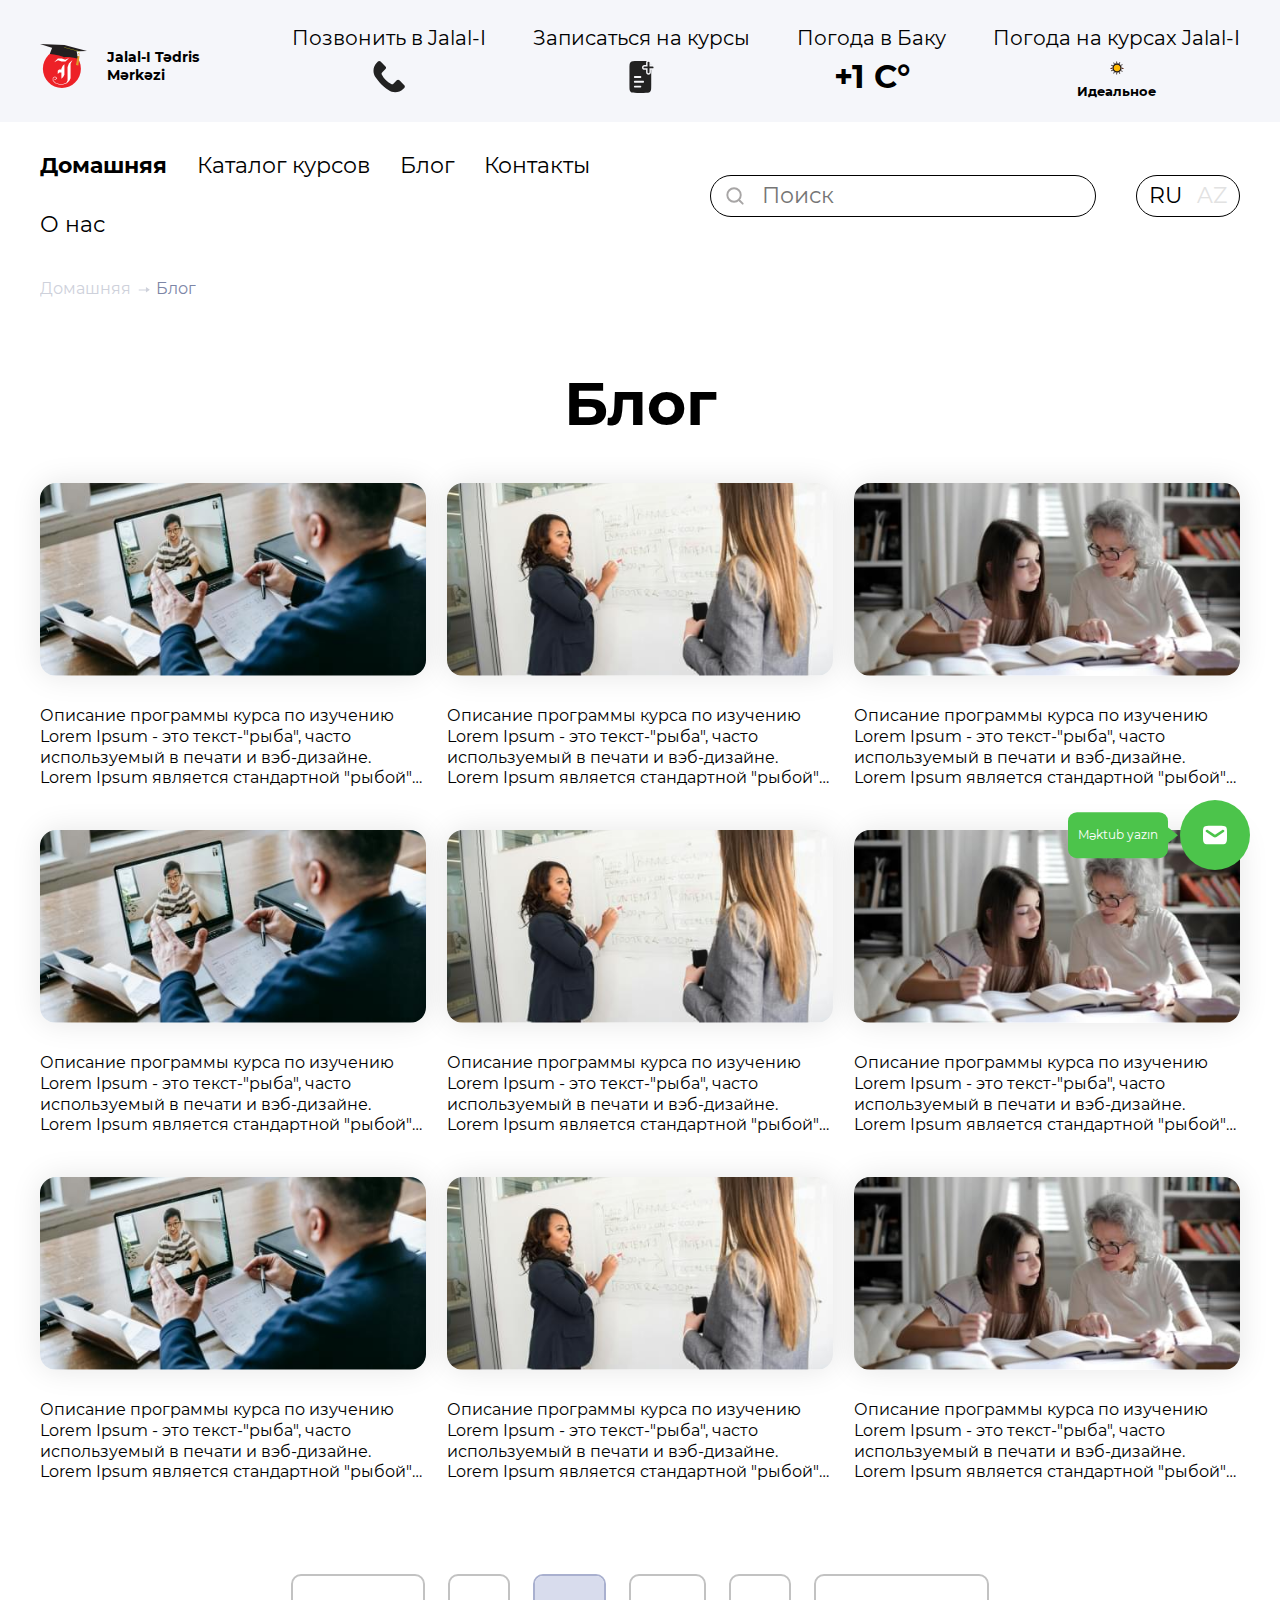
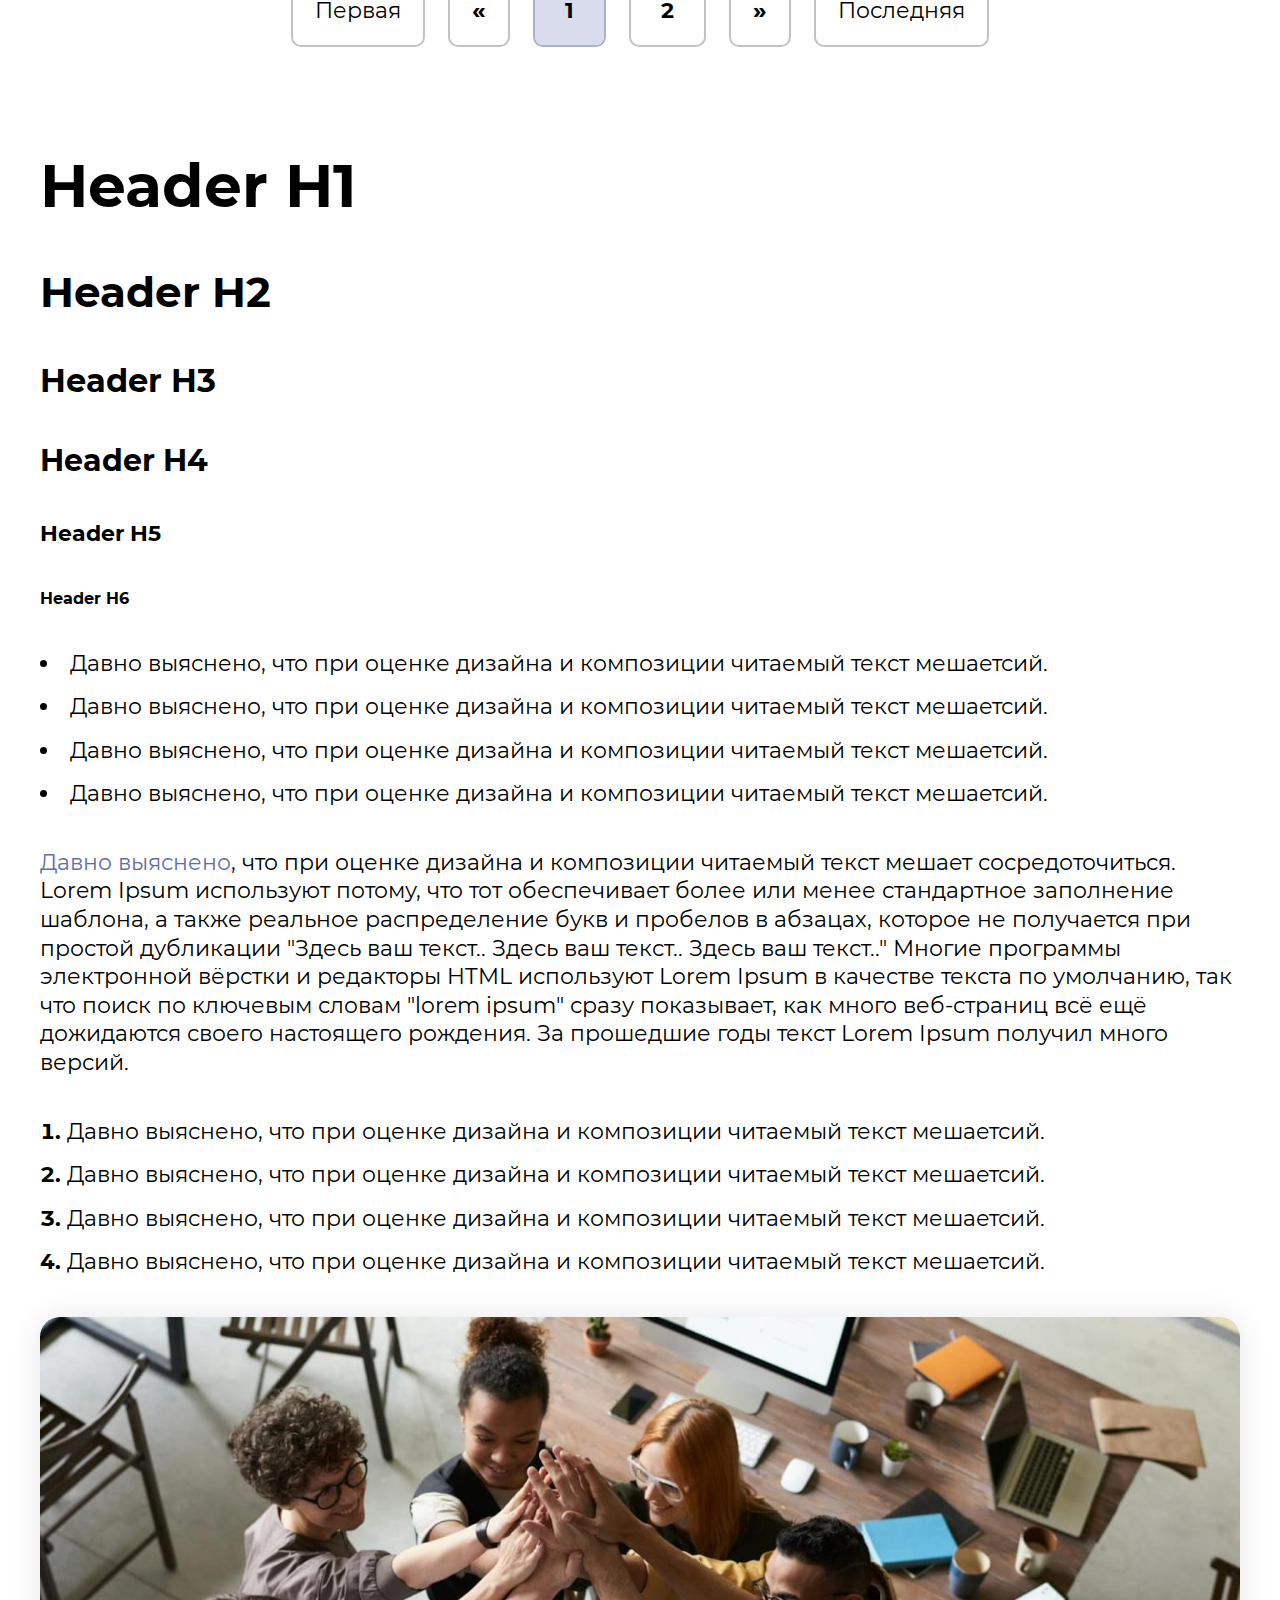
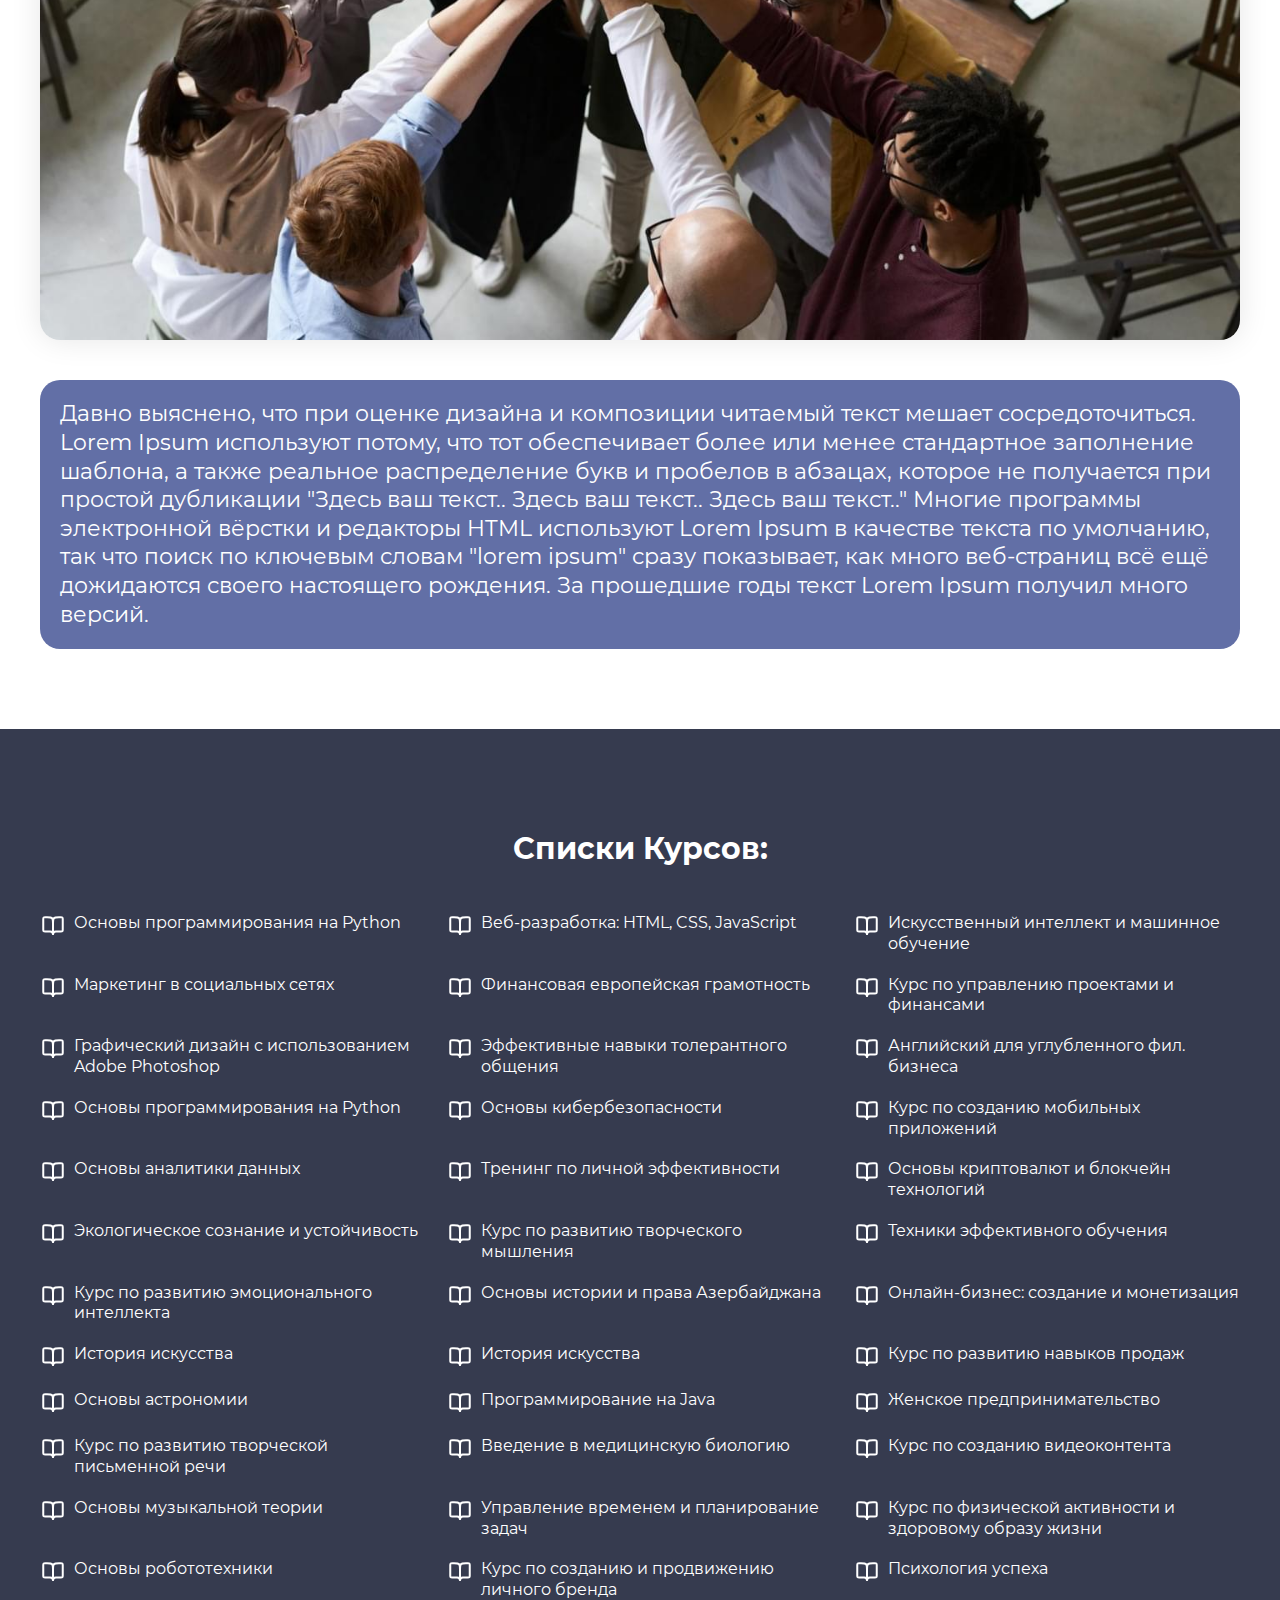
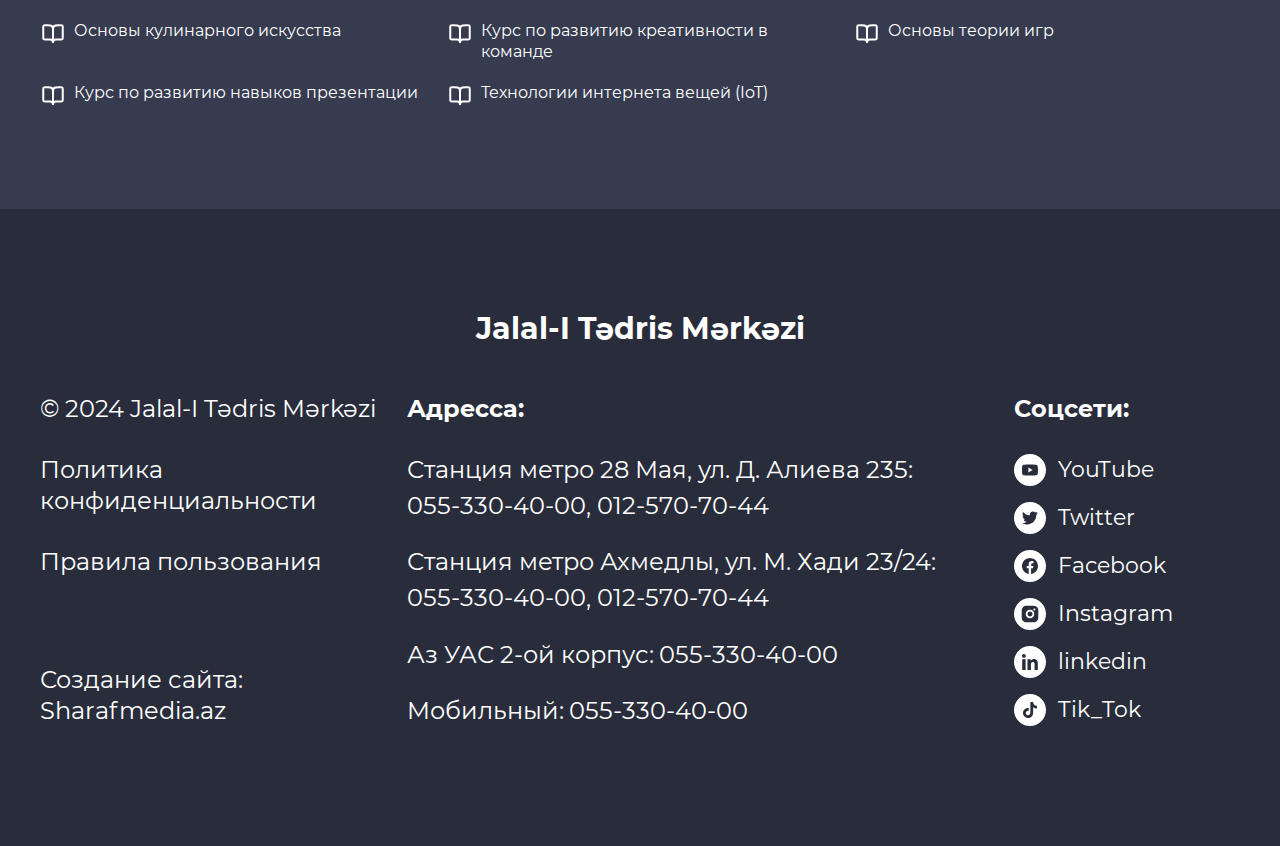
<file: blogs.html>
<!DOCTYPE html>
<html lang="en">

<head>
	<title>Blogs</title>
	<meta charset="UTF-8">
	<meta name="format-detection" content="telephone=no">
	<!-- <style>body{opacity: 0;}</style> -->
	<link rel="stylesheet" href="css/style.min.css?_v=20240326155415">
	<link rel="shortcut icon" href="favicon.ico">
	<!-- <meta name="robots" content="noindex, nofollow"> -->
	<meta name="viewport" content="width=device-width, initial-scale=1.0">
</head>

<body>
	<div class="wrapper">
		<header class="header">
			<div class="_container">
				<div class="header__top">
					<div class="header__column">
						<div class="header__column-left">
							<div class="header__burger">
								<span></span>
							</div>

							<a href="index.html" class="header__logo">
								<img src="img/logo.svg" alt="">
								<span>Jalal-I Tədris Mərkəzi</span>
							</a>
						</div>

						<div class="header__column-right">
							<div class="header__search-mobile-open">
								<img src="img/icons/search-icon.svg" alt="">
							</div>

							<div class="header__language-mobile">RU</div>
						</div>
					</div>

					<div class="header__search-mobile">
						<span class="header__search-mobile-close"></span>

						<input class="header__search-mobile-input" placeholder="Поиск" type="text" name="search" autocomplete="off">

						<img class="header__search-mobile-submit" src="img/icons/search-icon.svg" alt="">
					</div>

					<div class="header__column">
						<div class="header__info">
							<a href="#" class="header__info-item">
								<span class="header__info-text">Позвонить в Jalal-I</span>
								<img class="header__info-image" src="img/icons/phone-icon.svg" alt="">
							</a>
							<a href="#" class="header__info-item">
								<span class="header__info-text">Записаться на курсы</span>
								<img class="header__info-image" src="img/icons/list-icon.svg" alt="">
							</a>
							<a href="#" class="header__info-item">
								<span class="header__info-text">Погода в Баку</span>
								<span class="header__info-image">+1 C&deg;</span>
							</a>
							<a href="#" class="header__info-item">
								<span class="header__info-text">Погода на курсах Jalal-I</span>
								<span class="header__info-image weather">
									<span>Идеальное</span>
									<img src="img/icons/sun-icon.svg" alt="">
								</span>
							</a>
						</div>
					</div>
				</div>
			</div>
		</header>

		<div class="header__bottom">
			<div class="_container">
				<nav class="header__menu">
					<a href="index.html" class="header__menu-item active">Домашняя</a>
					<a href="catalog.html" class="header__menu-item">Каталог курсов</a>
					<a href="blogs.html" class="header__menu-item">Блог</a>
					<a href="contacts.html" class="header__menu-item">Контакты</a>
					<a href="about.html" class="header__menu-item">О нас</a>
				</nav>

				<div class="header__seacrh">
					<img src="img/icons/search-icon.svg" alt="">
					<input placeholder="Поиск" type="text" name="search" autocomplete="off">
				</div>

				<div class="header__language">
					<a class="active" href="#">RU</a>
					<a href="#">AZ</a>
				</div>
			</div>
		</div>

		<div class="mobile__menu">
			<nav class="mobile__menu-dody">
				<a href="index.html" class="mobile__menu-item active">Домашняя</a>
				<a href="catalog.html" class="mobile__menu-item">Каталог курсов</a>
				<a href="blogs.html" class="mobile__menu-item">Блог</a>
				<a href="contacts.html" class="mobile__menu-item">Контакты</a>
				<a href="about.html" class="mobile__menu-item">О нас</a>
			</nav>

			<div class="mobile__menu-contacts">
				<a href="#" class="mobile__menu-contacts-item">
					<span>Позвонить в Jalal-I</span>
					<img src="img/icons/phone-icon.svg" alt="">
				</a>
				<a href="#" class="mobile__menu-contacts-item">
					<span>Записаться на курсы</span>
					<img src="img/icons/list-icon.svg" alt="">
				</a>
			</div>
		</div>
		<main class="page">
			<div class="breadcrumbs">
				<div class="_container">
					<ul class="breadcrumbs__list">
						<li><a href="index.html" class="breadcrumbs__item link">Домашняя</a></li>
						<li><span class="breadcrumbs__item">Блог</span></li>
					</ul>
				</div>
			</div>

			<div class="blog">
				<div class="_container">
					<div class="blog__title title">Блог</div>

					<div class="blog__body">
						<a href="page-blog.html" class="blog__item">
							<div class="blog__item-image"><img src="img/photos/image06.jpg" alt=""></div>
							<div class="blog__item-text">Описание программы курса по изучению Lorem Ipsum - это текст-"рыба", часто используемый в печати и вэб-дизайне. Lorem Ipsum является стандартной "рыбой" для текстов на латинице. Lorem Ipsum является стандартной "рыбой" для текстов на латинице</div>
						</a>

						<a href="page-blog.html" class="blog__item">
							<div class="blog__item-image"><img src="img/photos/image07.jpg" alt=""></div>
							<div class="blog__item-text">Описание программы курса по изучению Lorem Ipsum - это текст-"рыба", часто используемый в печати и вэб-дизайне. Lorem Ipsum является стандартной "рыбой" для текстов на латинице. Lorem Ipsum является стандартной "рыбой" для текстов на латинице</div>
						</a>

						<a href="page-blog.html" class="blog__item">
							<div class="blog__item-image"><img src="img/photos/image08.jpg" alt=""></div>
							<div class="blog__item-text">Описание программы курса по изучению Lorem Ipsum - это текст-"рыба", часто используемый в печати и вэб-дизайне. Lorem Ipsum является стандартной "рыбой" для текстов на латинице. Lorem Ipsum является стандартной "рыбой" для текстов на латинице</div>
						</a>

						<a href="page-blog.html" class="blog__item">
							<div class="blog__item-image"><img src="img/photos/image06.jpg" alt=""></div>
							<div class="blog__item-text">Описание программы курса по изучению Lorem Ipsum - это текст-"рыба", часто используемый в печати и вэб-дизайне. Lorem Ipsum является стандартной "рыбой" для текстов на латинице. Lorem Ipsum является стандартной "рыбой" для текстов на латинице</div>
						</a>

						<a href="page-blog.html" class="blog__item">
							<div class="blog__item-image"><img src="img/photos/image07.jpg" alt=""></div>
							<div class="blog__item-text">Описание программы курса по изучению Lorem Ipsum - это текст-"рыба", часто используемый в печати и вэб-дизайне. Lorem Ipsum является стандартной "рыбой" для текстов на латинице. Lorem Ipsum является стандартной "рыбой" для текстов на латинице</div>
						</a>

						<a href="page-blog.html" class="blog__item">
							<div class="blog__item-image"><img src="img/photos/image08.jpg" alt=""></div>
							<div class="blog__item-text">Описание программы курса по изучению Lorem Ipsum - это текст-"рыба", часто используемый в печати и вэб-дизайне. Lorem Ipsum является стандартной "рыбой" для текстов на латинице. Lorem Ipsum является стандартной "рыбой" для текстов на латинице</div>
						</a>

						<a href="page-blog.html" class="blog__item">
							<div class="blog__item-image"><img src="img/photos/image06.jpg" alt=""></div>
							<div class="blog__item-text">Описание программы курса по изучению Lorem Ipsum - это текст-"рыба", часто используемый в печати и вэб-дизайне. Lorem Ipsum является стандартной "рыбой" для текстов на латинице. Lorem Ipsum является стандартной "рыбой" для текстов на латинице</div>
						</a>

						<a href="page-blog.html" class="blog__item">
							<div class="blog__item-image"><img src="img/photos/image07.jpg" alt=""></div>
							<div class="blog__item-text">Описание программы курса по изучению Lorem Ipsum - это текст-"рыба", часто используемый в печати и вэб-дизайне. Lorem Ipsum является стандартной "рыбой" для текстов на латинице. Lorem Ipsum является стандартной "рыбой" для текстов на латинице</div>
						</a>

						<a href="page-blog.html" class="blog__item">
							<div class="blog__item-image"><img src="img/photos/image08.jpg" alt=""></div>
							<div class="blog__item-text">Описание программы курса по изучению Lorem Ipsum - это текст-"рыба", часто используемый в печати и вэб-дизайне. Lorem Ipsum является стандартной "рыбой" для текстов на латинице. Lorem Ipsum является стандартной "рыбой" для текстов на латинице</div>
						</a>
					</div>

					<ul class="pagination">
						<li class="page-item"><a class="page-link" href="#">Первая</a></li>
						<li class="page-item"><a class="page-link" href="#">«</a></li>
						<li class="page-item disabled"><a class="page-link" href="#">1</a></li>
						<li class="page-item"><a class="page-link" href="#">2</a></li>
						<li class="page-item"><a class="page-link" href="#">»</a></li>
						<li class="page-item"><a class="page-link" href="#">Последняя</a></li>
					</ul>
				</div>
			</div>

			<div class="info">
				<div class="_container">
					<h1>Header H1</h1>
					<h2>Header H2</h2>
					<h3>Header H3</h3>
					<h4>Header H4</h4>
					<h5>Header H5</h5>
					<h6>Header H6</h6>
					<ul>
						<li>Давно выяснено, что при оценке дизайна и композиции читаемый текст мешаетсий. </li>
						<li>Давно выяснено, что при оценке дизайна и композиции читаемый текст мешаетсий. </li>
						<li>Давно выяснено, что при оценке дизайна и композиции читаемый текст мешаетсий. </li>
						<li>Давно выяснено, что при оценке дизайна и композиции читаемый текст мешаетсий. </li>
					</ul>
					<p><a href="#">Давно выяснено</a>, что при оценке дизайна и композиции читаемый текст мешает сосредоточиться. Lorem Ipsum используют потому, что тот обеспечивает более или менее стандартное заполнение шаблона, а также реальное распределение букв и пробелов в абзацах, которое не получается при простой дубликации "Здесь ваш текст.. Здесь ваш текст.. Здесь ваш текст.." Многие программы электронной вёрстки и редакторы HTML используют Lorem Ipsum в качестве текста по умолчанию, так что поиск по ключевым словам "lorem ipsum" сразу показывает, как много веб-страниц всё ещё дожидаются своего настоящего рождения. За прошедшие годы текст Lorem Ipsum получил много версий.</p>
					<ol>
						<li>Давно выяснено, что при оценке дизайна и композиции читаемый текст мешаетсий.</li>
						<li>Давно выяснено, что при оценке дизайна и композиции читаемый текст мешаетсий.</li>
						<li>Давно выяснено, что при оценке дизайна и композиции читаемый текст мешаетсий.</li>
						<li>Давно выяснено, что при оценке дизайна и композиции читаемый текст мешаетсий.</li>
					</ol>
					<img src="img/photos/image05.jpg" alt="">
					<blockquote>Давно выяснено, что при оценке дизайна и композиции читаемый текст мешает сосредоточиться. Lorem Ipsum используют потому, что тот обеспечивает более или менее стандартное заполнение шаблона, а также реальное распределение букв и пробелов в абзацах, которое не получается при простой дубликации "Здесь ваш текст.. Здесь ваш текст.. Здесь ваш текст.." Многие программы электронной вёрстки и редакторы HTML используют Lorem Ipsum в качестве текста по умолчанию, так что поиск по ключевым словам "lorem ipsum" сразу показывает, как много веб-страниц всё ещё дожидаются своего настоящего рождения. За прошедшие годы текст Lorem Ipsum получил много версий. </blockquote>
				</div>
			</div>
		</main>
		<div class="courses">
			<div class="_container">
				<div class="courses__title">Списки Курсов:</div>

				<div class="courses__body">
					<a href="#" class="courses__item">
						<svg width="26" height="26" viewBox="0 0 26 26" fill="none" xmlns="http://www.w3.org/2000/svg">
							<path d="M5.25 18.4168H9.75C9.98214 18.4168 10.0982 18.4168 10.1962 18.4233C11.6985 18.5217 12.8951 19.7184 12.9936 21.2206C13 21.3186 13 21.4347 13 21.6668V10.3335C13 7.50507 13 6.09086 12.1213 5.21218C11.2426 4.3335 9.82843 4.3335 7 4.3335H5.25C4.30719 4.3335 3.83579 4.3335 3.54289 4.62639C3.25 4.91928 3.25 5.39069 3.25 6.3335V16.4168C3.25 17.3596 3.25 17.831 3.54289 18.1239C3.83579 18.4168 4.30719 18.4168 5.25 18.4168Z" stroke-width="2" />
							<path d="M20.75 18.4168H16.25C16.0179 18.4168 15.9018 18.4168 15.8038 18.4233C14.3015 18.5217 13.1049 19.7184 13.0064 21.2206C13 21.3186 13 21.4347 13 21.6668V10.3335C13 7.50507 13 6.09086 13.8787 5.21218C14.7574 4.3335 16.1716 4.3335 19 4.3335H20.75C21.6928 4.3335 22.1642 4.3335 22.4571 4.62639C22.75 4.91928 22.75 5.39069 22.75 6.3335V16.4168C22.75 17.3596 22.75 17.831 22.4571 18.1239C22.1642 18.4168 21.6928 18.4168 20.75 18.4168Z" stroke-width="2" />
						</svg>
						<span>Основы программирования на Python</span>
					</a>
					<a href="#" class="courses__item">
						<svg width="26" height="26" viewBox="0 0 26 26" fill="none" xmlns="http://www.w3.org/2000/svg">
							<path d="M5.25 18.4168H9.75C9.98214 18.4168 10.0982 18.4168 10.1962 18.4233C11.6985 18.5217 12.8951 19.7184 12.9936 21.2206C13 21.3186 13 21.4347 13 21.6668V10.3335C13 7.50507 13 6.09086 12.1213 5.21218C11.2426 4.3335 9.82843 4.3335 7 4.3335H5.25C4.30719 4.3335 3.83579 4.3335 3.54289 4.62639C3.25 4.91928 3.25 5.39069 3.25 6.3335V16.4168C3.25 17.3596 3.25 17.831 3.54289 18.1239C3.83579 18.4168 4.30719 18.4168 5.25 18.4168Z" stroke-width="2" />
							<path d="M20.75 18.4168H16.25C16.0179 18.4168 15.9018 18.4168 15.8038 18.4233C14.3015 18.5217 13.1049 19.7184 13.0064 21.2206C13 21.3186 13 21.4347 13 21.6668V10.3335C13 7.50507 13 6.09086 13.8787 5.21218C14.7574 4.3335 16.1716 4.3335 19 4.3335H20.75C21.6928 4.3335 22.1642 4.3335 22.4571 4.62639C22.75 4.91928 22.75 5.39069 22.75 6.3335V16.4168C22.75 17.3596 22.75 17.831 22.4571 18.1239C22.1642 18.4168 21.6928 18.4168 20.75 18.4168Z" stroke-width="2" />
						</svg>
						<span>Веб-разработка: HTML, CSS, JavaScript</span>
					</a>
					<a href="#" class="courses__item">
						<svg width="26" height="26" viewBox="0 0 26 26" fill="none" xmlns="http://www.w3.org/2000/svg">
							<path d="M5.25 18.4168H9.75C9.98214 18.4168 10.0982 18.4168 10.1962 18.4233C11.6985 18.5217 12.8951 19.7184 12.9936 21.2206C13 21.3186 13 21.4347 13 21.6668V10.3335C13 7.50507 13 6.09086 12.1213 5.21218C11.2426 4.3335 9.82843 4.3335 7 4.3335H5.25C4.30719 4.3335 3.83579 4.3335 3.54289 4.62639C3.25 4.91928 3.25 5.39069 3.25 6.3335V16.4168C3.25 17.3596 3.25 17.831 3.54289 18.1239C3.83579 18.4168 4.30719 18.4168 5.25 18.4168Z" stroke-width="2" />
							<path d="M20.75 18.4168H16.25C16.0179 18.4168 15.9018 18.4168 15.8038 18.4233C14.3015 18.5217 13.1049 19.7184 13.0064 21.2206C13 21.3186 13 21.4347 13 21.6668V10.3335C13 7.50507 13 6.09086 13.8787 5.21218C14.7574 4.3335 16.1716 4.3335 19 4.3335H20.75C21.6928 4.3335 22.1642 4.3335 22.4571 4.62639C22.75 4.91928 22.75 5.39069 22.75 6.3335V16.4168C22.75 17.3596 22.75 17.831 22.4571 18.1239C22.1642 18.4168 21.6928 18.4168 20.75 18.4168Z" stroke-width="2" />
						</svg>
						<span>Искусственный интеллект и машинное обучение</span>
					</a>
					<a href="#" class="courses__item">
						<svg width="26" height="26" viewBox="0 0 26 26" fill="none" xmlns="http://www.w3.org/2000/svg">
							<path d="M5.25 18.4168H9.75C9.98214 18.4168 10.0982 18.4168 10.1962 18.4233C11.6985 18.5217 12.8951 19.7184 12.9936 21.2206C13 21.3186 13 21.4347 13 21.6668V10.3335C13 7.50507 13 6.09086 12.1213 5.21218C11.2426 4.3335 9.82843 4.3335 7 4.3335H5.25C4.30719 4.3335 3.83579 4.3335 3.54289 4.62639C3.25 4.91928 3.25 5.39069 3.25 6.3335V16.4168C3.25 17.3596 3.25 17.831 3.54289 18.1239C3.83579 18.4168 4.30719 18.4168 5.25 18.4168Z" stroke-width="2" />
							<path d="M20.75 18.4168H16.25C16.0179 18.4168 15.9018 18.4168 15.8038 18.4233C14.3015 18.5217 13.1049 19.7184 13.0064 21.2206C13 21.3186 13 21.4347 13 21.6668V10.3335C13 7.50507 13 6.09086 13.8787 5.21218C14.7574 4.3335 16.1716 4.3335 19 4.3335H20.75C21.6928 4.3335 22.1642 4.3335 22.4571 4.62639C22.75 4.91928 22.75 5.39069 22.75 6.3335V16.4168C22.75 17.3596 22.75 17.831 22.4571 18.1239C22.1642 18.4168 21.6928 18.4168 20.75 18.4168Z" stroke-width="2" />
						</svg>
						<span>Маркетинг в социальных сетях</span>
					</a>
					<a href="#" class="courses__item">
						<svg width="26" height="26" viewBox="0 0 26 26" fill="none" xmlns="http://www.w3.org/2000/svg">
							<path d="M5.25 18.4168H9.75C9.98214 18.4168 10.0982 18.4168 10.1962 18.4233C11.6985 18.5217 12.8951 19.7184 12.9936 21.2206C13 21.3186 13 21.4347 13 21.6668V10.3335C13 7.50507 13 6.09086 12.1213 5.21218C11.2426 4.3335 9.82843 4.3335 7 4.3335H5.25C4.30719 4.3335 3.83579 4.3335 3.54289 4.62639C3.25 4.91928 3.25 5.39069 3.25 6.3335V16.4168C3.25 17.3596 3.25 17.831 3.54289 18.1239C3.83579 18.4168 4.30719 18.4168 5.25 18.4168Z" stroke-width="2" />
							<path d="M20.75 18.4168H16.25C16.0179 18.4168 15.9018 18.4168 15.8038 18.4233C14.3015 18.5217 13.1049 19.7184 13.0064 21.2206C13 21.3186 13 21.4347 13 21.6668V10.3335C13 7.50507 13 6.09086 13.8787 5.21218C14.7574 4.3335 16.1716 4.3335 19 4.3335H20.75C21.6928 4.3335 22.1642 4.3335 22.4571 4.62639C22.75 4.91928 22.75 5.39069 22.75 6.3335V16.4168C22.75 17.3596 22.75 17.831 22.4571 18.1239C22.1642 18.4168 21.6928 18.4168 20.75 18.4168Z" stroke-width="2" />
						</svg>
						<span>Финансовая европейская грамотность</span>
					</a>
					<a href="#" class="courses__item">
						<svg width="26" height="26" viewBox="0 0 26 26" fill="none" xmlns="http://www.w3.org/2000/svg">
							<path d="M5.25 18.4168H9.75C9.98214 18.4168 10.0982 18.4168 10.1962 18.4233C11.6985 18.5217 12.8951 19.7184 12.9936 21.2206C13 21.3186 13 21.4347 13 21.6668V10.3335C13 7.50507 13 6.09086 12.1213 5.21218C11.2426 4.3335 9.82843 4.3335 7 4.3335H5.25C4.30719 4.3335 3.83579 4.3335 3.54289 4.62639C3.25 4.91928 3.25 5.39069 3.25 6.3335V16.4168C3.25 17.3596 3.25 17.831 3.54289 18.1239C3.83579 18.4168 4.30719 18.4168 5.25 18.4168Z" stroke-width="2" />
							<path d="M20.75 18.4168H16.25C16.0179 18.4168 15.9018 18.4168 15.8038 18.4233C14.3015 18.5217 13.1049 19.7184 13.0064 21.2206C13 21.3186 13 21.4347 13 21.6668V10.3335C13 7.50507 13 6.09086 13.8787 5.21218C14.7574 4.3335 16.1716 4.3335 19 4.3335H20.75C21.6928 4.3335 22.1642 4.3335 22.4571 4.62639C22.75 4.91928 22.75 5.39069 22.75 6.3335V16.4168C22.75 17.3596 22.75 17.831 22.4571 18.1239C22.1642 18.4168 21.6928 18.4168 20.75 18.4168Z" stroke-width="2" />
						</svg>
						<span>Курс по управлению проектами и финансами</span>
					</a>
					<a href="#" class="courses__item">
						<svg width="26" height="26" viewBox="0 0 26 26" fill="none" xmlns="http://www.w3.org/2000/svg">
							<path d="M5.25 18.4168H9.75C9.98214 18.4168 10.0982 18.4168 10.1962 18.4233C11.6985 18.5217 12.8951 19.7184 12.9936 21.2206C13 21.3186 13 21.4347 13 21.6668V10.3335C13 7.50507 13 6.09086 12.1213 5.21218C11.2426 4.3335 9.82843 4.3335 7 4.3335H5.25C4.30719 4.3335 3.83579 4.3335 3.54289 4.62639C3.25 4.91928 3.25 5.39069 3.25 6.3335V16.4168C3.25 17.3596 3.25 17.831 3.54289 18.1239C3.83579 18.4168 4.30719 18.4168 5.25 18.4168Z" stroke-width="2" />
							<path d="M20.75 18.4168H16.25C16.0179 18.4168 15.9018 18.4168 15.8038 18.4233C14.3015 18.5217 13.1049 19.7184 13.0064 21.2206C13 21.3186 13 21.4347 13 21.6668V10.3335C13 7.50507 13 6.09086 13.8787 5.21218C14.7574 4.3335 16.1716 4.3335 19 4.3335H20.75C21.6928 4.3335 22.1642 4.3335 22.4571 4.62639C22.75 4.91928 22.75 5.39069 22.75 6.3335V16.4168C22.75 17.3596 22.75 17.831 22.4571 18.1239C22.1642 18.4168 21.6928 18.4168 20.75 18.4168Z" stroke-width="2" />
						</svg>
						<span>Графический дизайн с использованием Adobe Photoshop</span>
					</a>
					<a href="#" class="courses__item">
						<svg width="26" height="26" viewBox="0 0 26 26" fill="none" xmlns="http://www.w3.org/2000/svg">
							<path d="M5.25 18.4168H9.75C9.98214 18.4168 10.0982 18.4168 10.1962 18.4233C11.6985 18.5217 12.8951 19.7184 12.9936 21.2206C13 21.3186 13 21.4347 13 21.6668V10.3335C13 7.50507 13 6.09086 12.1213 5.21218C11.2426 4.3335 9.82843 4.3335 7 4.3335H5.25C4.30719 4.3335 3.83579 4.3335 3.54289 4.62639C3.25 4.91928 3.25 5.39069 3.25 6.3335V16.4168C3.25 17.3596 3.25 17.831 3.54289 18.1239C3.83579 18.4168 4.30719 18.4168 5.25 18.4168Z" stroke-width="2" />
							<path d="M20.75 18.4168H16.25C16.0179 18.4168 15.9018 18.4168 15.8038 18.4233C14.3015 18.5217 13.1049 19.7184 13.0064 21.2206C13 21.3186 13 21.4347 13 21.6668V10.3335C13 7.50507 13 6.09086 13.8787 5.21218C14.7574 4.3335 16.1716 4.3335 19 4.3335H20.75C21.6928 4.3335 22.1642 4.3335 22.4571 4.62639C22.75 4.91928 22.75 5.39069 22.75 6.3335V16.4168C22.75 17.3596 22.75 17.831 22.4571 18.1239C22.1642 18.4168 21.6928 18.4168 20.75 18.4168Z" stroke-width="2" />
						</svg>
						<span>Эффективные навыки толерантного общения</span>
					</a>
					<a href="#" class="courses__item">
						<svg width="26" height="26" viewBox="0 0 26 26" fill="none" xmlns="http://www.w3.org/2000/svg">
							<path d="M5.25 18.4168H9.75C9.98214 18.4168 10.0982 18.4168 10.1962 18.4233C11.6985 18.5217 12.8951 19.7184 12.9936 21.2206C13 21.3186 13 21.4347 13 21.6668V10.3335C13 7.50507 13 6.09086 12.1213 5.21218C11.2426 4.3335 9.82843 4.3335 7 4.3335H5.25C4.30719 4.3335 3.83579 4.3335 3.54289 4.62639C3.25 4.91928 3.25 5.39069 3.25 6.3335V16.4168C3.25 17.3596 3.25 17.831 3.54289 18.1239C3.83579 18.4168 4.30719 18.4168 5.25 18.4168Z" stroke-width="2" />
							<path d="M20.75 18.4168H16.25C16.0179 18.4168 15.9018 18.4168 15.8038 18.4233C14.3015 18.5217 13.1049 19.7184 13.0064 21.2206C13 21.3186 13 21.4347 13 21.6668V10.3335C13 7.50507 13 6.09086 13.8787 5.21218C14.7574 4.3335 16.1716 4.3335 19 4.3335H20.75C21.6928 4.3335 22.1642 4.3335 22.4571 4.62639C22.75 4.91928 22.75 5.39069 22.75 6.3335V16.4168C22.75 17.3596 22.75 17.831 22.4571 18.1239C22.1642 18.4168 21.6928 18.4168 20.75 18.4168Z" stroke-width="2" />
						</svg>
						<span>Английский для углубленного фил. бизнеса</span>
					</a>
					<a href="#" class="courses__item">
						<svg width="26" height="26" viewBox="0 0 26 26" fill="none" xmlns="http://www.w3.org/2000/svg">
							<path d="M5.25 18.4168H9.75C9.98214 18.4168 10.0982 18.4168 10.1962 18.4233C11.6985 18.5217 12.8951 19.7184 12.9936 21.2206C13 21.3186 13 21.4347 13 21.6668V10.3335C13 7.50507 13 6.09086 12.1213 5.21218C11.2426 4.3335 9.82843 4.3335 7 4.3335H5.25C4.30719 4.3335 3.83579 4.3335 3.54289 4.62639C3.25 4.91928 3.25 5.39069 3.25 6.3335V16.4168C3.25 17.3596 3.25 17.831 3.54289 18.1239C3.83579 18.4168 4.30719 18.4168 5.25 18.4168Z" stroke-width="2" />
							<path d="M20.75 18.4168H16.25C16.0179 18.4168 15.9018 18.4168 15.8038 18.4233C14.3015 18.5217 13.1049 19.7184 13.0064 21.2206C13 21.3186 13 21.4347 13 21.6668V10.3335C13 7.50507 13 6.09086 13.8787 5.21218C14.7574 4.3335 16.1716 4.3335 19 4.3335H20.75C21.6928 4.3335 22.1642 4.3335 22.4571 4.62639C22.75 4.91928 22.75 5.39069 22.75 6.3335V16.4168C22.75 17.3596 22.75 17.831 22.4571 18.1239C22.1642 18.4168 21.6928 18.4168 20.75 18.4168Z" stroke-width="2" />
						</svg>
						<span>Основы программирования на Python</span>
					</a>
					<a href="#" class="courses__item">
						<svg width="26" height="26" viewBox="0 0 26 26" fill="none" xmlns="http://www.w3.org/2000/svg">
							<path d="M5.25 18.4168H9.75C9.98214 18.4168 10.0982 18.4168 10.1962 18.4233C11.6985 18.5217 12.8951 19.7184 12.9936 21.2206C13 21.3186 13 21.4347 13 21.6668V10.3335C13 7.50507 13 6.09086 12.1213 5.21218C11.2426 4.3335 9.82843 4.3335 7 4.3335H5.25C4.30719 4.3335 3.83579 4.3335 3.54289 4.62639C3.25 4.91928 3.25 5.39069 3.25 6.3335V16.4168C3.25 17.3596 3.25 17.831 3.54289 18.1239C3.83579 18.4168 4.30719 18.4168 5.25 18.4168Z" stroke-width="2" />
							<path d="M20.75 18.4168H16.25C16.0179 18.4168 15.9018 18.4168 15.8038 18.4233C14.3015 18.5217 13.1049 19.7184 13.0064 21.2206C13 21.3186 13 21.4347 13 21.6668V10.3335C13 7.50507 13 6.09086 13.8787 5.21218C14.7574 4.3335 16.1716 4.3335 19 4.3335H20.75C21.6928 4.3335 22.1642 4.3335 22.4571 4.62639C22.75 4.91928 22.75 5.39069 22.75 6.3335V16.4168C22.75 17.3596 22.75 17.831 22.4571 18.1239C22.1642 18.4168 21.6928 18.4168 20.75 18.4168Z" stroke-width="2" />
						</svg>
						<span>Основы кибербезопасности</span>
					</a>
					<a href="#" class="courses__item">
						<svg width="26" height="26" viewBox="0 0 26 26" fill="none" xmlns="http://www.w3.org/2000/svg">
							<path d="M5.25 18.4168H9.75C9.98214 18.4168 10.0982 18.4168 10.1962 18.4233C11.6985 18.5217 12.8951 19.7184 12.9936 21.2206C13 21.3186 13 21.4347 13 21.6668V10.3335C13 7.50507 13 6.09086 12.1213 5.21218C11.2426 4.3335 9.82843 4.3335 7 4.3335H5.25C4.30719 4.3335 3.83579 4.3335 3.54289 4.62639C3.25 4.91928 3.25 5.39069 3.25 6.3335V16.4168C3.25 17.3596 3.25 17.831 3.54289 18.1239C3.83579 18.4168 4.30719 18.4168 5.25 18.4168Z" stroke-width="2" />
							<path d="M20.75 18.4168H16.25C16.0179 18.4168 15.9018 18.4168 15.8038 18.4233C14.3015 18.5217 13.1049 19.7184 13.0064 21.2206C13 21.3186 13 21.4347 13 21.6668V10.3335C13 7.50507 13 6.09086 13.8787 5.21218C14.7574 4.3335 16.1716 4.3335 19 4.3335H20.75C21.6928 4.3335 22.1642 4.3335 22.4571 4.62639C22.75 4.91928 22.75 5.39069 22.75 6.3335V16.4168C22.75 17.3596 22.75 17.831 22.4571 18.1239C22.1642 18.4168 21.6928 18.4168 20.75 18.4168Z" stroke-width="2" />
						</svg>
						<span>Курс по созданию мобильных приложений</span>
					</a>
					<a href="#" class="courses__item">
						<svg width="26" height="26" viewBox="0 0 26 26" fill="none" xmlns="http://www.w3.org/2000/svg">
							<path d="M5.25 18.4168H9.75C9.98214 18.4168 10.0982 18.4168 10.1962 18.4233C11.6985 18.5217 12.8951 19.7184 12.9936 21.2206C13 21.3186 13 21.4347 13 21.6668V10.3335C13 7.50507 13 6.09086 12.1213 5.21218C11.2426 4.3335 9.82843 4.3335 7 4.3335H5.25C4.30719 4.3335 3.83579 4.3335 3.54289 4.62639C3.25 4.91928 3.25 5.39069 3.25 6.3335V16.4168C3.25 17.3596 3.25 17.831 3.54289 18.1239C3.83579 18.4168 4.30719 18.4168 5.25 18.4168Z" stroke-width="2" />
							<path d="M20.75 18.4168H16.25C16.0179 18.4168 15.9018 18.4168 15.8038 18.4233C14.3015 18.5217 13.1049 19.7184 13.0064 21.2206C13 21.3186 13 21.4347 13 21.6668V10.3335C13 7.50507 13 6.09086 13.8787 5.21218C14.7574 4.3335 16.1716 4.3335 19 4.3335H20.75C21.6928 4.3335 22.1642 4.3335 22.4571 4.62639C22.75 4.91928 22.75 5.39069 22.75 6.3335V16.4168C22.75 17.3596 22.75 17.831 22.4571 18.1239C22.1642 18.4168 21.6928 18.4168 20.75 18.4168Z" stroke-width="2" />
						</svg>
						<span>Основы аналитики данных</span>
					</a>
					<a href="#" class="courses__item">
						<svg width="26" height="26" viewBox="0 0 26 26" fill="none" xmlns="http://www.w3.org/2000/svg">
							<path d="M5.25 18.4168H9.75C9.98214 18.4168 10.0982 18.4168 10.1962 18.4233C11.6985 18.5217 12.8951 19.7184 12.9936 21.2206C13 21.3186 13 21.4347 13 21.6668V10.3335C13 7.50507 13 6.09086 12.1213 5.21218C11.2426 4.3335 9.82843 4.3335 7 4.3335H5.25C4.30719 4.3335 3.83579 4.3335 3.54289 4.62639C3.25 4.91928 3.25 5.39069 3.25 6.3335V16.4168C3.25 17.3596 3.25 17.831 3.54289 18.1239C3.83579 18.4168 4.30719 18.4168 5.25 18.4168Z" stroke-width="2" />
							<path d="M20.75 18.4168H16.25C16.0179 18.4168 15.9018 18.4168 15.8038 18.4233C14.3015 18.5217 13.1049 19.7184 13.0064 21.2206C13 21.3186 13 21.4347 13 21.6668V10.3335C13 7.50507 13 6.09086 13.8787 5.21218C14.7574 4.3335 16.1716 4.3335 19 4.3335H20.75C21.6928 4.3335 22.1642 4.3335 22.4571 4.62639C22.75 4.91928 22.75 5.39069 22.75 6.3335V16.4168C22.75 17.3596 22.75 17.831 22.4571 18.1239C22.1642 18.4168 21.6928 18.4168 20.75 18.4168Z" stroke-width="2" />
						</svg>
						<span>Тренинг по личной эффективности</span>
					</a>
					<a href="#" class="courses__item">
						<svg width="26" height="26" viewBox="0 0 26 26" fill="none" xmlns="http://www.w3.org/2000/svg">
							<path d="M5.25 18.4168H9.75C9.98214 18.4168 10.0982 18.4168 10.1962 18.4233C11.6985 18.5217 12.8951 19.7184 12.9936 21.2206C13 21.3186 13 21.4347 13 21.6668V10.3335C13 7.50507 13 6.09086 12.1213 5.21218C11.2426 4.3335 9.82843 4.3335 7 4.3335H5.25C4.30719 4.3335 3.83579 4.3335 3.54289 4.62639C3.25 4.91928 3.25 5.39069 3.25 6.3335V16.4168C3.25 17.3596 3.25 17.831 3.54289 18.1239C3.83579 18.4168 4.30719 18.4168 5.25 18.4168Z" stroke-width="2" />
							<path d="M20.75 18.4168H16.25C16.0179 18.4168 15.9018 18.4168 15.8038 18.4233C14.3015 18.5217 13.1049 19.7184 13.0064 21.2206C13 21.3186 13 21.4347 13 21.6668V10.3335C13 7.50507 13 6.09086 13.8787 5.21218C14.7574 4.3335 16.1716 4.3335 19 4.3335H20.75C21.6928 4.3335 22.1642 4.3335 22.4571 4.62639C22.75 4.91928 22.75 5.39069 22.75 6.3335V16.4168C22.75 17.3596 22.75 17.831 22.4571 18.1239C22.1642 18.4168 21.6928 18.4168 20.75 18.4168Z" stroke-width="2" />
						</svg>
						<span>Основы криптовалют и блокчейн технологий</span>
					</a>
					<a href="#" class="courses__item">
						<svg width="26" height="26" viewBox="0 0 26 26" fill="none" xmlns="http://www.w3.org/2000/svg">
							<path d="M5.25 18.4168H9.75C9.98214 18.4168 10.0982 18.4168 10.1962 18.4233C11.6985 18.5217 12.8951 19.7184 12.9936 21.2206C13 21.3186 13 21.4347 13 21.6668V10.3335C13 7.50507 13 6.09086 12.1213 5.21218C11.2426 4.3335 9.82843 4.3335 7 4.3335H5.25C4.30719 4.3335 3.83579 4.3335 3.54289 4.62639C3.25 4.91928 3.25 5.39069 3.25 6.3335V16.4168C3.25 17.3596 3.25 17.831 3.54289 18.1239C3.83579 18.4168 4.30719 18.4168 5.25 18.4168Z" stroke-width="2" />
							<path d="M20.75 18.4168H16.25C16.0179 18.4168 15.9018 18.4168 15.8038 18.4233C14.3015 18.5217 13.1049 19.7184 13.0064 21.2206C13 21.3186 13 21.4347 13 21.6668V10.3335C13 7.50507 13 6.09086 13.8787 5.21218C14.7574 4.3335 16.1716 4.3335 19 4.3335H20.75C21.6928 4.3335 22.1642 4.3335 22.4571 4.62639C22.75 4.91928 22.75 5.39069 22.75 6.3335V16.4168C22.75 17.3596 22.75 17.831 22.4571 18.1239C22.1642 18.4168 21.6928 18.4168 20.75 18.4168Z" stroke-width="2" />
						</svg>
						<span>Экологическое сознание и устойчивость</span>
					</a>
					<a href="#" class="courses__item">
						<svg width="26" height="26" viewBox="0 0 26 26" fill="none" xmlns="http://www.w3.org/2000/svg">
							<path d="M5.25 18.4168H9.75C9.98214 18.4168 10.0982 18.4168 10.1962 18.4233C11.6985 18.5217 12.8951 19.7184 12.9936 21.2206C13 21.3186 13 21.4347 13 21.6668V10.3335C13 7.50507 13 6.09086 12.1213 5.21218C11.2426 4.3335 9.82843 4.3335 7 4.3335H5.25C4.30719 4.3335 3.83579 4.3335 3.54289 4.62639C3.25 4.91928 3.25 5.39069 3.25 6.3335V16.4168C3.25 17.3596 3.25 17.831 3.54289 18.1239C3.83579 18.4168 4.30719 18.4168 5.25 18.4168Z" stroke-width="2" />
							<path d="M20.75 18.4168H16.25C16.0179 18.4168 15.9018 18.4168 15.8038 18.4233C14.3015 18.5217 13.1049 19.7184 13.0064 21.2206C13 21.3186 13 21.4347 13 21.6668V10.3335C13 7.50507 13 6.09086 13.8787 5.21218C14.7574 4.3335 16.1716 4.3335 19 4.3335H20.75C21.6928 4.3335 22.1642 4.3335 22.4571 4.62639C22.75 4.91928 22.75 5.39069 22.75 6.3335V16.4168C22.75 17.3596 22.75 17.831 22.4571 18.1239C22.1642 18.4168 21.6928 18.4168 20.75 18.4168Z" stroke-width="2" />
						</svg>
						<span>Курс по развитию творческого мышления</span>
					</a>
					<a href="#" class="courses__item">
						<svg width="26" height="26" viewBox="0 0 26 26" fill="none" xmlns="http://www.w3.org/2000/svg">
							<path d="M5.25 18.4168H9.75C9.98214 18.4168 10.0982 18.4168 10.1962 18.4233C11.6985 18.5217 12.8951 19.7184 12.9936 21.2206C13 21.3186 13 21.4347 13 21.6668V10.3335C13 7.50507 13 6.09086 12.1213 5.21218C11.2426 4.3335 9.82843 4.3335 7 4.3335H5.25C4.30719 4.3335 3.83579 4.3335 3.54289 4.62639C3.25 4.91928 3.25 5.39069 3.25 6.3335V16.4168C3.25 17.3596 3.25 17.831 3.54289 18.1239C3.83579 18.4168 4.30719 18.4168 5.25 18.4168Z" stroke-width="2" />
							<path d="M20.75 18.4168H16.25C16.0179 18.4168 15.9018 18.4168 15.8038 18.4233C14.3015 18.5217 13.1049 19.7184 13.0064 21.2206C13 21.3186 13 21.4347 13 21.6668V10.3335C13 7.50507 13 6.09086 13.8787 5.21218C14.7574 4.3335 16.1716 4.3335 19 4.3335H20.75C21.6928 4.3335 22.1642 4.3335 22.4571 4.62639C22.75 4.91928 22.75 5.39069 22.75 6.3335V16.4168C22.75 17.3596 22.75 17.831 22.4571 18.1239C22.1642 18.4168 21.6928 18.4168 20.75 18.4168Z" stroke-width="2" />
						</svg>
						<span>Техники эффективного обучения</span>
					</a>
					<a href="#" class="courses__item">
						<svg width="26" height="26" viewBox="0 0 26 26" fill="none" xmlns="http://www.w3.org/2000/svg">
							<path d="M5.25 18.4168H9.75C9.98214 18.4168 10.0982 18.4168 10.1962 18.4233C11.6985 18.5217 12.8951 19.7184 12.9936 21.2206C13 21.3186 13 21.4347 13 21.6668V10.3335C13 7.50507 13 6.09086 12.1213 5.21218C11.2426 4.3335 9.82843 4.3335 7 4.3335H5.25C4.30719 4.3335 3.83579 4.3335 3.54289 4.62639C3.25 4.91928 3.25 5.39069 3.25 6.3335V16.4168C3.25 17.3596 3.25 17.831 3.54289 18.1239C3.83579 18.4168 4.30719 18.4168 5.25 18.4168Z" stroke-width="2" />
							<path d="M20.75 18.4168H16.25C16.0179 18.4168 15.9018 18.4168 15.8038 18.4233C14.3015 18.5217 13.1049 19.7184 13.0064 21.2206C13 21.3186 13 21.4347 13 21.6668V10.3335C13 7.50507 13 6.09086 13.8787 5.21218C14.7574 4.3335 16.1716 4.3335 19 4.3335H20.75C21.6928 4.3335 22.1642 4.3335 22.4571 4.62639C22.75 4.91928 22.75 5.39069 22.75 6.3335V16.4168C22.75 17.3596 22.75 17.831 22.4571 18.1239C22.1642 18.4168 21.6928 18.4168 20.75 18.4168Z" stroke-width="2" />
						</svg>
						<span>Курс по развитию эмоционального интеллекта</span>
					</a>
					<a href="#" class="courses__item">
						<svg width="26" height="26" viewBox="0 0 26 26" fill="none" xmlns="http://www.w3.org/2000/svg">
							<path d="M5.25 18.4168H9.75C9.98214 18.4168 10.0982 18.4168 10.1962 18.4233C11.6985 18.5217 12.8951 19.7184 12.9936 21.2206C13 21.3186 13 21.4347 13 21.6668V10.3335C13 7.50507 13 6.09086 12.1213 5.21218C11.2426 4.3335 9.82843 4.3335 7 4.3335H5.25C4.30719 4.3335 3.83579 4.3335 3.54289 4.62639C3.25 4.91928 3.25 5.39069 3.25 6.3335V16.4168C3.25 17.3596 3.25 17.831 3.54289 18.1239C3.83579 18.4168 4.30719 18.4168 5.25 18.4168Z" stroke-width="2" />
							<path d="M20.75 18.4168H16.25C16.0179 18.4168 15.9018 18.4168 15.8038 18.4233C14.3015 18.5217 13.1049 19.7184 13.0064 21.2206C13 21.3186 13 21.4347 13 21.6668V10.3335C13 7.50507 13 6.09086 13.8787 5.21218C14.7574 4.3335 16.1716 4.3335 19 4.3335H20.75C21.6928 4.3335 22.1642 4.3335 22.4571 4.62639C22.75 4.91928 22.75 5.39069 22.75 6.3335V16.4168C22.75 17.3596 22.75 17.831 22.4571 18.1239C22.1642 18.4168 21.6928 18.4168 20.75 18.4168Z" stroke-width="2" />
						</svg>
						<span>Основы истории и права Азербайджана</span>
					</a>
					<a href="#" class="courses__item">
						<svg width="26" height="26" viewBox="0 0 26 26" fill="none" xmlns="http://www.w3.org/2000/svg">
							<path d="M5.25 18.4168H9.75C9.98214 18.4168 10.0982 18.4168 10.1962 18.4233C11.6985 18.5217 12.8951 19.7184 12.9936 21.2206C13 21.3186 13 21.4347 13 21.6668V10.3335C13 7.50507 13 6.09086 12.1213 5.21218C11.2426 4.3335 9.82843 4.3335 7 4.3335H5.25C4.30719 4.3335 3.83579 4.3335 3.54289 4.62639C3.25 4.91928 3.25 5.39069 3.25 6.3335V16.4168C3.25 17.3596 3.25 17.831 3.54289 18.1239C3.83579 18.4168 4.30719 18.4168 5.25 18.4168Z" stroke-width="2" />
							<path d="M20.75 18.4168H16.25C16.0179 18.4168 15.9018 18.4168 15.8038 18.4233C14.3015 18.5217 13.1049 19.7184 13.0064 21.2206C13 21.3186 13 21.4347 13 21.6668V10.3335C13 7.50507 13 6.09086 13.8787 5.21218C14.7574 4.3335 16.1716 4.3335 19 4.3335H20.75C21.6928 4.3335 22.1642 4.3335 22.4571 4.62639C22.75 4.91928 22.75 5.39069 22.75 6.3335V16.4168C22.75 17.3596 22.75 17.831 22.4571 18.1239C22.1642 18.4168 21.6928 18.4168 20.75 18.4168Z" stroke-width="2" />
						</svg>
						<span>Онлайн-бизнес: создание и монетизация</span>
					</a>
					<a href="#" class="courses__item">
						<svg width="26" height="26" viewBox="0 0 26 26" fill="none" xmlns="http://www.w3.org/2000/svg">
							<path d="M5.25 18.4168H9.75C9.98214 18.4168 10.0982 18.4168 10.1962 18.4233C11.6985 18.5217 12.8951 19.7184 12.9936 21.2206C13 21.3186 13 21.4347 13 21.6668V10.3335C13 7.50507 13 6.09086 12.1213 5.21218C11.2426 4.3335 9.82843 4.3335 7 4.3335H5.25C4.30719 4.3335 3.83579 4.3335 3.54289 4.62639C3.25 4.91928 3.25 5.39069 3.25 6.3335V16.4168C3.25 17.3596 3.25 17.831 3.54289 18.1239C3.83579 18.4168 4.30719 18.4168 5.25 18.4168Z" stroke-width="2" />
							<path d="M20.75 18.4168H16.25C16.0179 18.4168 15.9018 18.4168 15.8038 18.4233C14.3015 18.5217 13.1049 19.7184 13.0064 21.2206C13 21.3186 13 21.4347 13 21.6668V10.3335C13 7.50507 13 6.09086 13.8787 5.21218C14.7574 4.3335 16.1716 4.3335 19 4.3335H20.75C21.6928 4.3335 22.1642 4.3335 22.4571 4.62639C22.75 4.91928 22.75 5.39069 22.75 6.3335V16.4168C22.75 17.3596 22.75 17.831 22.4571 18.1239C22.1642 18.4168 21.6928 18.4168 20.75 18.4168Z" stroke-width="2" />
						</svg>
						<span>История искусства</span>
					</a>
					<a href="#" class="courses__item">
						<svg width="26" height="26" viewBox="0 0 26 26" fill="none" xmlns="http://www.w3.org/2000/svg">
							<path d="M5.25 18.4168H9.75C9.98214 18.4168 10.0982 18.4168 10.1962 18.4233C11.6985 18.5217 12.8951 19.7184 12.9936 21.2206C13 21.3186 13 21.4347 13 21.6668V10.3335C13 7.50507 13 6.09086 12.1213 5.21218C11.2426 4.3335 9.82843 4.3335 7 4.3335H5.25C4.30719 4.3335 3.83579 4.3335 3.54289 4.62639C3.25 4.91928 3.25 5.39069 3.25 6.3335V16.4168C3.25 17.3596 3.25 17.831 3.54289 18.1239C3.83579 18.4168 4.30719 18.4168 5.25 18.4168Z" stroke-width="2" />
							<path d="M20.75 18.4168H16.25C16.0179 18.4168 15.9018 18.4168 15.8038 18.4233C14.3015 18.5217 13.1049 19.7184 13.0064 21.2206C13 21.3186 13 21.4347 13 21.6668V10.3335C13 7.50507 13 6.09086 13.8787 5.21218C14.7574 4.3335 16.1716 4.3335 19 4.3335H20.75C21.6928 4.3335 22.1642 4.3335 22.4571 4.62639C22.75 4.91928 22.75 5.39069 22.75 6.3335V16.4168C22.75 17.3596 22.75 17.831 22.4571 18.1239C22.1642 18.4168 21.6928 18.4168 20.75 18.4168Z" stroke-width="2" />
						</svg>
						<span>История искусства</span>
					</a>
					<a href="#" class="courses__item">
						<svg width="26" height="26" viewBox="0 0 26 26" fill="none" xmlns="http://www.w3.org/2000/svg">
							<path d="M5.25 18.4168H9.75C9.98214 18.4168 10.0982 18.4168 10.1962 18.4233C11.6985 18.5217 12.8951 19.7184 12.9936 21.2206C13 21.3186 13 21.4347 13 21.6668V10.3335C13 7.50507 13 6.09086 12.1213 5.21218C11.2426 4.3335 9.82843 4.3335 7 4.3335H5.25C4.30719 4.3335 3.83579 4.3335 3.54289 4.62639C3.25 4.91928 3.25 5.39069 3.25 6.3335V16.4168C3.25 17.3596 3.25 17.831 3.54289 18.1239C3.83579 18.4168 4.30719 18.4168 5.25 18.4168Z" stroke-width="2" />
							<path d="M20.75 18.4168H16.25C16.0179 18.4168 15.9018 18.4168 15.8038 18.4233C14.3015 18.5217 13.1049 19.7184 13.0064 21.2206C13 21.3186 13 21.4347 13 21.6668V10.3335C13 7.50507 13 6.09086 13.8787 5.21218C14.7574 4.3335 16.1716 4.3335 19 4.3335H20.75C21.6928 4.3335 22.1642 4.3335 22.4571 4.62639C22.75 4.91928 22.75 5.39069 22.75 6.3335V16.4168C22.75 17.3596 22.75 17.831 22.4571 18.1239C22.1642 18.4168 21.6928 18.4168 20.75 18.4168Z" stroke-width="2" />
						</svg>
						<span>Курс по развитию навыков продаж</span>
					</a>
					<a href="#" class="courses__item">
						<svg width="26" height="26" viewBox="0 0 26 26" fill="none" xmlns="http://www.w3.org/2000/svg">
							<path d="M5.25 18.4168H9.75C9.98214 18.4168 10.0982 18.4168 10.1962 18.4233C11.6985 18.5217 12.8951 19.7184 12.9936 21.2206C13 21.3186 13 21.4347 13 21.6668V10.3335C13 7.50507 13 6.09086 12.1213 5.21218C11.2426 4.3335 9.82843 4.3335 7 4.3335H5.25C4.30719 4.3335 3.83579 4.3335 3.54289 4.62639C3.25 4.91928 3.25 5.39069 3.25 6.3335V16.4168C3.25 17.3596 3.25 17.831 3.54289 18.1239C3.83579 18.4168 4.30719 18.4168 5.25 18.4168Z" stroke-width="2" />
							<path d="M20.75 18.4168H16.25C16.0179 18.4168 15.9018 18.4168 15.8038 18.4233C14.3015 18.5217 13.1049 19.7184 13.0064 21.2206C13 21.3186 13 21.4347 13 21.6668V10.3335C13 7.50507 13 6.09086 13.8787 5.21218C14.7574 4.3335 16.1716 4.3335 19 4.3335H20.75C21.6928 4.3335 22.1642 4.3335 22.4571 4.62639C22.75 4.91928 22.75 5.39069 22.75 6.3335V16.4168C22.75 17.3596 22.75 17.831 22.4571 18.1239C22.1642 18.4168 21.6928 18.4168 20.75 18.4168Z" stroke-width="2" />
						</svg>
						<span>Основы астрономии</span>
					</a>
					<a href="#" class="courses__item">
						<svg width="26" height="26" viewBox="0 0 26 26" fill="none" xmlns="http://www.w3.org/2000/svg">
							<path d="M5.25 18.4168H9.75C9.98214 18.4168 10.0982 18.4168 10.1962 18.4233C11.6985 18.5217 12.8951 19.7184 12.9936 21.2206C13 21.3186 13 21.4347 13 21.6668V10.3335C13 7.50507 13 6.09086 12.1213 5.21218C11.2426 4.3335 9.82843 4.3335 7 4.3335H5.25C4.30719 4.3335 3.83579 4.3335 3.54289 4.62639C3.25 4.91928 3.25 5.39069 3.25 6.3335V16.4168C3.25 17.3596 3.25 17.831 3.54289 18.1239C3.83579 18.4168 4.30719 18.4168 5.25 18.4168Z" stroke-width="2" />
							<path d="M20.75 18.4168H16.25C16.0179 18.4168 15.9018 18.4168 15.8038 18.4233C14.3015 18.5217 13.1049 19.7184 13.0064 21.2206C13 21.3186 13 21.4347 13 21.6668V10.3335C13 7.50507 13 6.09086 13.8787 5.21218C14.7574 4.3335 16.1716 4.3335 19 4.3335H20.75C21.6928 4.3335 22.1642 4.3335 22.4571 4.62639C22.75 4.91928 22.75 5.39069 22.75 6.3335V16.4168C22.75 17.3596 22.75 17.831 22.4571 18.1239C22.1642 18.4168 21.6928 18.4168 20.75 18.4168Z" stroke-width="2" />
						</svg>
						<span>Программирование на Java</span>
					</a>
					<a href="#" class="courses__item">
						<svg width="26" height="26" viewBox="0 0 26 26" fill="none" xmlns="http://www.w3.org/2000/svg">
							<path d="M5.25 18.4168H9.75C9.98214 18.4168 10.0982 18.4168 10.1962 18.4233C11.6985 18.5217 12.8951 19.7184 12.9936 21.2206C13 21.3186 13 21.4347 13 21.6668V10.3335C13 7.50507 13 6.09086 12.1213 5.21218C11.2426 4.3335 9.82843 4.3335 7 4.3335H5.25C4.30719 4.3335 3.83579 4.3335 3.54289 4.62639C3.25 4.91928 3.25 5.39069 3.25 6.3335V16.4168C3.25 17.3596 3.25 17.831 3.54289 18.1239C3.83579 18.4168 4.30719 18.4168 5.25 18.4168Z" stroke-width="2" />
							<path d="M20.75 18.4168H16.25C16.0179 18.4168 15.9018 18.4168 15.8038 18.4233C14.3015 18.5217 13.1049 19.7184 13.0064 21.2206C13 21.3186 13 21.4347 13 21.6668V10.3335C13 7.50507 13 6.09086 13.8787 5.21218C14.7574 4.3335 16.1716 4.3335 19 4.3335H20.75C21.6928 4.3335 22.1642 4.3335 22.4571 4.62639C22.75 4.91928 22.75 5.39069 22.75 6.3335V16.4168C22.75 17.3596 22.75 17.831 22.4571 18.1239C22.1642 18.4168 21.6928 18.4168 20.75 18.4168Z" stroke-width="2" />
						</svg>
						<span>Женское предпринимательство</span>
					</a>
					<a href="#" class="courses__item">
						<svg width="26" height="26" viewBox="0 0 26 26" fill="none" xmlns="http://www.w3.org/2000/svg">
							<path d="M5.25 18.4168H9.75C9.98214 18.4168 10.0982 18.4168 10.1962 18.4233C11.6985 18.5217 12.8951 19.7184 12.9936 21.2206C13 21.3186 13 21.4347 13 21.6668V10.3335C13 7.50507 13 6.09086 12.1213 5.21218C11.2426 4.3335 9.82843 4.3335 7 4.3335H5.25C4.30719 4.3335 3.83579 4.3335 3.54289 4.62639C3.25 4.91928 3.25 5.39069 3.25 6.3335V16.4168C3.25 17.3596 3.25 17.831 3.54289 18.1239C3.83579 18.4168 4.30719 18.4168 5.25 18.4168Z" stroke-width="2" />
							<path d="M20.75 18.4168H16.25C16.0179 18.4168 15.9018 18.4168 15.8038 18.4233C14.3015 18.5217 13.1049 19.7184 13.0064 21.2206C13 21.3186 13 21.4347 13 21.6668V10.3335C13 7.50507 13 6.09086 13.8787 5.21218C14.7574 4.3335 16.1716 4.3335 19 4.3335H20.75C21.6928 4.3335 22.1642 4.3335 22.4571 4.62639C22.75 4.91928 22.75 5.39069 22.75 6.3335V16.4168C22.75 17.3596 22.75 17.831 22.4571 18.1239C22.1642 18.4168 21.6928 18.4168 20.75 18.4168Z" stroke-width="2" />
						</svg>
						<span>Курс по развитию творческой письменной речи</span>
					</a>
					<a href="#" class="courses__item">
						<svg width="26" height="26" viewBox="0 0 26 26" fill="none" xmlns="http://www.w3.org/2000/svg">
							<path d="M5.25 18.4168H9.75C9.98214 18.4168 10.0982 18.4168 10.1962 18.4233C11.6985 18.5217 12.8951 19.7184 12.9936 21.2206C13 21.3186 13 21.4347 13 21.6668V10.3335C13 7.50507 13 6.09086 12.1213 5.21218C11.2426 4.3335 9.82843 4.3335 7 4.3335H5.25C4.30719 4.3335 3.83579 4.3335 3.54289 4.62639C3.25 4.91928 3.25 5.39069 3.25 6.3335V16.4168C3.25 17.3596 3.25 17.831 3.54289 18.1239C3.83579 18.4168 4.30719 18.4168 5.25 18.4168Z" stroke-width="2" />
							<path d="M20.75 18.4168H16.25C16.0179 18.4168 15.9018 18.4168 15.8038 18.4233C14.3015 18.5217 13.1049 19.7184 13.0064 21.2206C13 21.3186 13 21.4347 13 21.6668V10.3335C13 7.50507 13 6.09086 13.8787 5.21218C14.7574 4.3335 16.1716 4.3335 19 4.3335H20.75C21.6928 4.3335 22.1642 4.3335 22.4571 4.62639C22.75 4.91928 22.75 5.39069 22.75 6.3335V16.4168C22.75 17.3596 22.75 17.831 22.4571 18.1239C22.1642 18.4168 21.6928 18.4168 20.75 18.4168Z" stroke-width="2" />
						</svg>
						<span>Введение в медицинскую биологию</span>
					</a>
					<a href="#" class="courses__item">
						<svg width="26" height="26" viewBox="0 0 26 26" fill="none" xmlns="http://www.w3.org/2000/svg">
							<path d="M5.25 18.4168H9.75C9.98214 18.4168 10.0982 18.4168 10.1962 18.4233C11.6985 18.5217 12.8951 19.7184 12.9936 21.2206C13 21.3186 13 21.4347 13 21.6668V10.3335C13 7.50507 13 6.09086 12.1213 5.21218C11.2426 4.3335 9.82843 4.3335 7 4.3335H5.25C4.30719 4.3335 3.83579 4.3335 3.54289 4.62639C3.25 4.91928 3.25 5.39069 3.25 6.3335V16.4168C3.25 17.3596 3.25 17.831 3.54289 18.1239C3.83579 18.4168 4.30719 18.4168 5.25 18.4168Z" stroke-width="2" />
							<path d="M20.75 18.4168H16.25C16.0179 18.4168 15.9018 18.4168 15.8038 18.4233C14.3015 18.5217 13.1049 19.7184 13.0064 21.2206C13 21.3186 13 21.4347 13 21.6668V10.3335C13 7.50507 13 6.09086 13.8787 5.21218C14.7574 4.3335 16.1716 4.3335 19 4.3335H20.75C21.6928 4.3335 22.1642 4.3335 22.4571 4.62639C22.75 4.91928 22.75 5.39069 22.75 6.3335V16.4168C22.75 17.3596 22.75 17.831 22.4571 18.1239C22.1642 18.4168 21.6928 18.4168 20.75 18.4168Z" stroke-width="2" />
						</svg>
						<span>Курс по созданию видеоконтента</span>
					</a>
					<a href="#" class="courses__item">
						<svg width="26" height="26" viewBox="0 0 26 26" fill="none" xmlns="http://www.w3.org/2000/svg">
							<path d="M5.25 18.4168H9.75C9.98214 18.4168 10.0982 18.4168 10.1962 18.4233C11.6985 18.5217 12.8951 19.7184 12.9936 21.2206C13 21.3186 13 21.4347 13 21.6668V10.3335C13 7.50507 13 6.09086 12.1213 5.21218C11.2426 4.3335 9.82843 4.3335 7 4.3335H5.25C4.30719 4.3335 3.83579 4.3335 3.54289 4.62639C3.25 4.91928 3.25 5.39069 3.25 6.3335V16.4168C3.25 17.3596 3.25 17.831 3.54289 18.1239C3.83579 18.4168 4.30719 18.4168 5.25 18.4168Z" stroke-width="2" />
							<path d="M20.75 18.4168H16.25C16.0179 18.4168 15.9018 18.4168 15.8038 18.4233C14.3015 18.5217 13.1049 19.7184 13.0064 21.2206C13 21.3186 13 21.4347 13 21.6668V10.3335C13 7.50507 13 6.09086 13.8787 5.21218C14.7574 4.3335 16.1716 4.3335 19 4.3335H20.75C21.6928 4.3335 22.1642 4.3335 22.4571 4.62639C22.75 4.91928 22.75 5.39069 22.75 6.3335V16.4168C22.75 17.3596 22.75 17.831 22.4571 18.1239C22.1642 18.4168 21.6928 18.4168 20.75 18.4168Z" stroke-width="2" />
						</svg>
						<span>Основы музыкальной теории</span>
					</a>
					<a href="#" class="courses__item">
						<svg width="26" height="26" viewBox="0 0 26 26" fill="none" xmlns="http://www.w3.org/2000/svg">
							<path d="M5.25 18.4168H9.75C9.98214 18.4168 10.0982 18.4168 10.1962 18.4233C11.6985 18.5217 12.8951 19.7184 12.9936 21.2206C13 21.3186 13 21.4347 13 21.6668V10.3335C13 7.50507 13 6.09086 12.1213 5.21218C11.2426 4.3335 9.82843 4.3335 7 4.3335H5.25C4.30719 4.3335 3.83579 4.3335 3.54289 4.62639C3.25 4.91928 3.25 5.39069 3.25 6.3335V16.4168C3.25 17.3596 3.25 17.831 3.54289 18.1239C3.83579 18.4168 4.30719 18.4168 5.25 18.4168Z" stroke-width="2" />
							<path d="M20.75 18.4168H16.25C16.0179 18.4168 15.9018 18.4168 15.8038 18.4233C14.3015 18.5217 13.1049 19.7184 13.0064 21.2206C13 21.3186 13 21.4347 13 21.6668V10.3335C13 7.50507 13 6.09086 13.8787 5.21218C14.7574 4.3335 16.1716 4.3335 19 4.3335H20.75C21.6928 4.3335 22.1642 4.3335 22.4571 4.62639C22.75 4.91928 22.75 5.39069 22.75 6.3335V16.4168C22.75 17.3596 22.75 17.831 22.4571 18.1239C22.1642 18.4168 21.6928 18.4168 20.75 18.4168Z" stroke-width="2" />
						</svg>
						<span>Управление временем и планирование задач</span>
					</a>
					<a href="#" class="courses__item">
						<svg width="26" height="26" viewBox="0 0 26 26" fill="none" xmlns="http://www.w3.org/2000/svg">
							<path d="M5.25 18.4168H9.75C9.98214 18.4168 10.0982 18.4168 10.1962 18.4233C11.6985 18.5217 12.8951 19.7184 12.9936 21.2206C13 21.3186 13 21.4347 13 21.6668V10.3335C13 7.50507 13 6.09086 12.1213 5.21218C11.2426 4.3335 9.82843 4.3335 7 4.3335H5.25C4.30719 4.3335 3.83579 4.3335 3.54289 4.62639C3.25 4.91928 3.25 5.39069 3.25 6.3335V16.4168C3.25 17.3596 3.25 17.831 3.54289 18.1239C3.83579 18.4168 4.30719 18.4168 5.25 18.4168Z" stroke-width="2" />
							<path d="M20.75 18.4168H16.25C16.0179 18.4168 15.9018 18.4168 15.8038 18.4233C14.3015 18.5217 13.1049 19.7184 13.0064 21.2206C13 21.3186 13 21.4347 13 21.6668V10.3335C13 7.50507 13 6.09086 13.8787 5.21218C14.7574 4.3335 16.1716 4.3335 19 4.3335H20.75C21.6928 4.3335 22.1642 4.3335 22.4571 4.62639C22.75 4.91928 22.75 5.39069 22.75 6.3335V16.4168C22.75 17.3596 22.75 17.831 22.4571 18.1239C22.1642 18.4168 21.6928 18.4168 20.75 18.4168Z" stroke-width="2" />
						</svg>
						<span>Курс по физической активности и здоровому образу жизни</span>
					</a>
					<a href="#" class="courses__item">
						<svg width="26" height="26" viewBox="0 0 26 26" fill="none" xmlns="http://www.w3.org/2000/svg">
							<path d="M5.25 18.4168H9.75C9.98214 18.4168 10.0982 18.4168 10.1962 18.4233C11.6985 18.5217 12.8951 19.7184 12.9936 21.2206C13 21.3186 13 21.4347 13 21.6668V10.3335C13 7.50507 13 6.09086 12.1213 5.21218C11.2426 4.3335 9.82843 4.3335 7 4.3335H5.25C4.30719 4.3335 3.83579 4.3335 3.54289 4.62639C3.25 4.91928 3.25 5.39069 3.25 6.3335V16.4168C3.25 17.3596 3.25 17.831 3.54289 18.1239C3.83579 18.4168 4.30719 18.4168 5.25 18.4168Z" stroke-width="2" />
							<path d="M20.75 18.4168H16.25C16.0179 18.4168 15.9018 18.4168 15.8038 18.4233C14.3015 18.5217 13.1049 19.7184 13.0064 21.2206C13 21.3186 13 21.4347 13 21.6668V10.3335C13 7.50507 13 6.09086 13.8787 5.21218C14.7574 4.3335 16.1716 4.3335 19 4.3335H20.75C21.6928 4.3335 22.1642 4.3335 22.4571 4.62639C22.75 4.91928 22.75 5.39069 22.75 6.3335V16.4168C22.75 17.3596 22.75 17.831 22.4571 18.1239C22.1642 18.4168 21.6928 18.4168 20.75 18.4168Z" stroke-width="2" />
						</svg>
						<span>Основы робототехники</span>
					</a>
					<a href="#" class="courses__item">
						<svg width="26" height="26" viewBox="0 0 26 26" fill="none" xmlns="http://www.w3.org/2000/svg">
							<path d="M5.25 18.4168H9.75C9.98214 18.4168 10.0982 18.4168 10.1962 18.4233C11.6985 18.5217 12.8951 19.7184 12.9936 21.2206C13 21.3186 13 21.4347 13 21.6668V10.3335C13 7.50507 13 6.09086 12.1213 5.21218C11.2426 4.3335 9.82843 4.3335 7 4.3335H5.25C4.30719 4.3335 3.83579 4.3335 3.54289 4.62639C3.25 4.91928 3.25 5.39069 3.25 6.3335V16.4168C3.25 17.3596 3.25 17.831 3.54289 18.1239C3.83579 18.4168 4.30719 18.4168 5.25 18.4168Z" stroke-width="2" />
							<path d="M20.75 18.4168H16.25C16.0179 18.4168 15.9018 18.4168 15.8038 18.4233C14.3015 18.5217 13.1049 19.7184 13.0064 21.2206C13 21.3186 13 21.4347 13 21.6668V10.3335C13 7.50507 13 6.09086 13.8787 5.21218C14.7574 4.3335 16.1716 4.3335 19 4.3335H20.75C21.6928 4.3335 22.1642 4.3335 22.4571 4.62639C22.75 4.91928 22.75 5.39069 22.75 6.3335V16.4168C22.75 17.3596 22.75 17.831 22.4571 18.1239C22.1642 18.4168 21.6928 18.4168 20.75 18.4168Z" stroke-width="2" />
						</svg>
						<span>Курс по созданию и продвижению личного бренда</span>
					</a>
					<a href="#" class="courses__item">
						<svg width="26" height="26" viewBox="0 0 26 26" fill="none" xmlns="http://www.w3.org/2000/svg">
							<path d="M5.25 18.4168H9.75C9.98214 18.4168 10.0982 18.4168 10.1962 18.4233C11.6985 18.5217 12.8951 19.7184 12.9936 21.2206C13 21.3186 13 21.4347 13 21.6668V10.3335C13 7.50507 13 6.09086 12.1213 5.21218C11.2426 4.3335 9.82843 4.3335 7 4.3335H5.25C4.30719 4.3335 3.83579 4.3335 3.54289 4.62639C3.25 4.91928 3.25 5.39069 3.25 6.3335V16.4168C3.25 17.3596 3.25 17.831 3.54289 18.1239C3.83579 18.4168 4.30719 18.4168 5.25 18.4168Z" stroke-width="2" />
							<path d="M20.75 18.4168H16.25C16.0179 18.4168 15.9018 18.4168 15.8038 18.4233C14.3015 18.5217 13.1049 19.7184 13.0064 21.2206C13 21.3186 13 21.4347 13 21.6668V10.3335C13 7.50507 13 6.09086 13.8787 5.21218C14.7574 4.3335 16.1716 4.3335 19 4.3335H20.75C21.6928 4.3335 22.1642 4.3335 22.4571 4.62639C22.75 4.91928 22.75 5.39069 22.75 6.3335V16.4168C22.75 17.3596 22.75 17.831 22.4571 18.1239C22.1642 18.4168 21.6928 18.4168 20.75 18.4168Z" stroke-width="2" />
						</svg>
						<span>Психология успеха</span>
					</a>
					<a href="#" class="courses__item">
						<svg width="26" height="26" viewBox="0 0 26 26" fill="none" xmlns="http://www.w3.org/2000/svg">
							<path d="M5.25 18.4168H9.75C9.98214 18.4168 10.0982 18.4168 10.1962 18.4233C11.6985 18.5217 12.8951 19.7184 12.9936 21.2206C13 21.3186 13 21.4347 13 21.6668V10.3335C13 7.50507 13 6.09086 12.1213 5.21218C11.2426 4.3335 9.82843 4.3335 7 4.3335H5.25C4.30719 4.3335 3.83579 4.3335 3.54289 4.62639C3.25 4.91928 3.25 5.39069 3.25 6.3335V16.4168C3.25 17.3596 3.25 17.831 3.54289 18.1239C3.83579 18.4168 4.30719 18.4168 5.25 18.4168Z" stroke-width="2" />
							<path d="M20.75 18.4168H16.25C16.0179 18.4168 15.9018 18.4168 15.8038 18.4233C14.3015 18.5217 13.1049 19.7184 13.0064 21.2206C13 21.3186 13 21.4347 13 21.6668V10.3335C13 7.50507 13 6.09086 13.8787 5.21218C14.7574 4.3335 16.1716 4.3335 19 4.3335H20.75C21.6928 4.3335 22.1642 4.3335 22.4571 4.62639C22.75 4.91928 22.75 5.39069 22.75 6.3335V16.4168C22.75 17.3596 22.75 17.831 22.4571 18.1239C22.1642 18.4168 21.6928 18.4168 20.75 18.4168Z" stroke-width="2" />
						</svg>
						<span>Основы кулинарного искусства</span>
					</a>
					<a href="#" class="courses__item">
						<svg width="26" height="26" viewBox="0 0 26 26" fill="none" xmlns="http://www.w3.org/2000/svg">
							<path d="M5.25 18.4168H9.75C9.98214 18.4168 10.0982 18.4168 10.1962 18.4233C11.6985 18.5217 12.8951 19.7184 12.9936 21.2206C13 21.3186 13 21.4347 13 21.6668V10.3335C13 7.50507 13 6.09086 12.1213 5.21218C11.2426 4.3335 9.82843 4.3335 7 4.3335H5.25C4.30719 4.3335 3.83579 4.3335 3.54289 4.62639C3.25 4.91928 3.25 5.39069 3.25 6.3335V16.4168C3.25 17.3596 3.25 17.831 3.54289 18.1239C3.83579 18.4168 4.30719 18.4168 5.25 18.4168Z" stroke-width="2" />
							<path d="M20.75 18.4168H16.25C16.0179 18.4168 15.9018 18.4168 15.8038 18.4233C14.3015 18.5217 13.1049 19.7184 13.0064 21.2206C13 21.3186 13 21.4347 13 21.6668V10.3335C13 7.50507 13 6.09086 13.8787 5.21218C14.7574 4.3335 16.1716 4.3335 19 4.3335H20.75C21.6928 4.3335 22.1642 4.3335 22.4571 4.62639C22.75 4.91928 22.75 5.39069 22.75 6.3335V16.4168C22.75 17.3596 22.75 17.831 22.4571 18.1239C22.1642 18.4168 21.6928 18.4168 20.75 18.4168Z" stroke-width="2" />
						</svg>
						<span>Курс по развитию креативности в команде</span>
					</a>
					<a href="#" class="courses__item">
						<svg width="26" height="26" viewBox="0 0 26 26" fill="none" xmlns="http://www.w3.org/2000/svg">
							<path d="M5.25 18.4168H9.75C9.98214 18.4168 10.0982 18.4168 10.1962 18.4233C11.6985 18.5217 12.8951 19.7184 12.9936 21.2206C13 21.3186 13 21.4347 13 21.6668V10.3335C13 7.50507 13 6.09086 12.1213 5.21218C11.2426 4.3335 9.82843 4.3335 7 4.3335H5.25C4.30719 4.3335 3.83579 4.3335 3.54289 4.62639C3.25 4.91928 3.25 5.39069 3.25 6.3335V16.4168C3.25 17.3596 3.25 17.831 3.54289 18.1239C3.83579 18.4168 4.30719 18.4168 5.25 18.4168Z" stroke-width="2" />
							<path d="M20.75 18.4168H16.25C16.0179 18.4168 15.9018 18.4168 15.8038 18.4233C14.3015 18.5217 13.1049 19.7184 13.0064 21.2206C13 21.3186 13 21.4347 13 21.6668V10.3335C13 7.50507 13 6.09086 13.8787 5.21218C14.7574 4.3335 16.1716 4.3335 19 4.3335H20.75C21.6928 4.3335 22.1642 4.3335 22.4571 4.62639C22.75 4.91928 22.75 5.39069 22.75 6.3335V16.4168C22.75 17.3596 22.75 17.831 22.4571 18.1239C22.1642 18.4168 21.6928 18.4168 20.75 18.4168Z" stroke-width="2" />
						</svg>
						<span>Основы теории игр</span>
					</a>
					<a href="#" class="courses__item">
						<svg width="26" height="26" viewBox="0 0 26 26" fill="none" xmlns="http://www.w3.org/2000/svg">
							<path d="M5.25 18.4168H9.75C9.98214 18.4168 10.0982 18.4168 10.1962 18.4233C11.6985 18.5217 12.8951 19.7184 12.9936 21.2206C13 21.3186 13 21.4347 13 21.6668V10.3335C13 7.50507 13 6.09086 12.1213 5.21218C11.2426 4.3335 9.82843 4.3335 7 4.3335H5.25C4.30719 4.3335 3.83579 4.3335 3.54289 4.62639C3.25 4.91928 3.25 5.39069 3.25 6.3335V16.4168C3.25 17.3596 3.25 17.831 3.54289 18.1239C3.83579 18.4168 4.30719 18.4168 5.25 18.4168Z" stroke-width="2" />
							<path d="M20.75 18.4168H16.25C16.0179 18.4168 15.9018 18.4168 15.8038 18.4233C14.3015 18.5217 13.1049 19.7184 13.0064 21.2206C13 21.3186 13 21.4347 13 21.6668V10.3335C13 7.50507 13 6.09086 13.8787 5.21218C14.7574 4.3335 16.1716 4.3335 19 4.3335H20.75C21.6928 4.3335 22.1642 4.3335 22.4571 4.62639C22.75 4.91928 22.75 5.39069 22.75 6.3335V16.4168C22.75 17.3596 22.75 17.831 22.4571 18.1239C22.1642 18.4168 21.6928 18.4168 20.75 18.4168Z" stroke-width="2" />
						</svg>
						<span>Курс по развитию навыков презентации</span>
					</a>
					<a href="#" class="courses__item">
						<svg width="26" height="26" viewBox="0 0 26 26" fill="none" xmlns="http://www.w3.org/2000/svg">
							<path d="M5.25 18.4168H9.75C9.98214 18.4168 10.0982 18.4168 10.1962 18.4233C11.6985 18.5217 12.8951 19.7184 12.9936 21.2206C13 21.3186 13 21.4347 13 21.6668V10.3335C13 7.50507 13 6.09086 12.1213 5.21218C11.2426 4.3335 9.82843 4.3335 7 4.3335H5.25C4.30719 4.3335 3.83579 4.3335 3.54289 4.62639C3.25 4.91928 3.25 5.39069 3.25 6.3335V16.4168C3.25 17.3596 3.25 17.831 3.54289 18.1239C3.83579 18.4168 4.30719 18.4168 5.25 18.4168Z" stroke-width="2" />
							<path d="M20.75 18.4168H16.25C16.0179 18.4168 15.9018 18.4168 15.8038 18.4233C14.3015 18.5217 13.1049 19.7184 13.0064 21.2206C13 21.3186 13 21.4347 13 21.6668V10.3335C13 7.50507 13 6.09086 13.8787 5.21218C14.7574 4.3335 16.1716 4.3335 19 4.3335H20.75C21.6928 4.3335 22.1642 4.3335 22.4571 4.62639C22.75 4.91928 22.75 5.39069 22.75 6.3335V16.4168C22.75 17.3596 22.75 17.831 22.4571 18.1239C22.1642 18.4168 21.6928 18.4168 20.75 18.4168Z" stroke-width="2" />
						</svg>
						<span>Технологии интернета вещей (IoT)</span>
					</a>
				</div>
			</div>
		</div>

		<footer class="footer">
			<div class="_container">
				<div class="footer__title">Jalal-I Tədris Mərkəzi</div>

				<div class="footer__body">
					<div class="footer__column left">
						<div class="footer__copyright">© 2024 Jalal-I Tədris Mərkəzi</div>
						<a href="#" class="footer__link">Политика конфиденциальности</a>
						<a href="#" class="footer__link">Правила пользования</a>
						<div class="footer__author">Создание сайта: <a href="#">Sharafmedia.az</a></div>
					</div>

					<div class="footer__column center">
						<div class="footer__column-title">Адресса:</div>
						<ul class="footer__list">
							<li>
								<div class="footer__list-title">Станция метро 28 Мая, ул. Д. Алиева 235:</div>
								<div class="footer__list-links">
									<a href="#">055-330-40-00</a>,
									<a href="#">012-570-70-44</a>
								</div>
							</li>
							<li>
								<div class="footer__list-title">Станция метро Ахмедлы, ул. М. Хади 23/24:</div>
								<div class="footer__list-links">
									<a href="#">055-330-40-00</a>,
									<a href="#">012-570-70-44</a>
								</div>
							</li>
							<li>
								<div class="footer__list-title">Аз УАС 2-ой корпус:</div>
								<div class="footer__list-links">
									<a href="#">055-330-40-00</a>
								</div>
							</li>
							<li>
								<div class="footer__list-title">Mобильный:</div>
								<div class="footer__list-links">
									<a href="#">055-330-40-00</a>
								</div>
							</li>
						</ul>
					</div>

					<div class="footer__column right">
						<div class="footer__column-title">Соцсети:</div>
						<div class="footer__socials">
							<a href="#" class="footer__social">
								<svg width="32" height="32" viewBox="0 0 32 32" fill="none" xmlns="http://www.w3.org/2000/svg">
									<path d="M18.6 16L14.4 13.6V18.4L18.6 16Z" />
									<path fill-rule="evenodd" clip-rule="evenodd" d="M0 16C0 7.16344 7.16344 0 16 0C24.8366 0 32 7.16344 32 16C32 24.8366 24.8366 32 16 32C7.16344 32 0 24.8366 0 16ZM22.2 10.7C22.9 10.9 23.4 11.4 23.6 12.1C24 13.4 24 16 24 16C24 16 24 18.6 23.7 19.9C23.5 20.6 23 21.1 22.3 21.3C21 21.6 16 21.6 16 21.6C16 21.6 10.9 21.6 9.7 21.3C9 21.1 8.5 20.6 8.3 19.9C8 18.6 8 16 8 16C8 16 8 13.4 8.2 12.1C8.4 11.4 8.90001 10.9 9.60001 10.7C10.9 10.4 15.9 10.4 15.9 10.4C15.9 10.4 21 10.4 22.2 10.7Z" />
								</svg>
								<span>YouTube</span>
							</a>
							<a href="#" class="footer__social">
								<svg width="32" height="32" viewBox="0 0 32 32" fill="none" xmlns="http://www.w3.org/2000/svg">
									<path fill-rule="evenodd" clip-rule="evenodd" d="M0 16C0 7.16344 7.16344 0 16 0C24.8366 0 32 7.16344 32 16C32 24.8366 24.8366 32 16 32C7.16344 32 0 24.8366 0 16ZM22.1 11.5C22.8 11.4 23.4 11.3 24 11C23.6 11.7 23 12.3 22.3 12.7C22.5 17.4 19.1 22.5 13 22.5C11.2 22.5 9.5 21.9 8 21C9.7 21.2 11.5 20.7 12.7 19.8C11.2 19.8 10 18.8 9.6 17.5C10.1 17.6 10.6 17.5 11.1 17.4C9.6 17 8.5 15.6 8.5 14.1C9 14.3 9.5 14.5 10 14.5C8.6 13.5 8.1 11.6 9 10.1C10.7 12.1 13.1 13.4 15.8 13.5C15.3 11.5 16.9 9.5 19 9.5C19.9 9.5 20.8 9.9 21.4 10.5C22.2 10.3 22.9 10.1 23.5 9.7C23.3 10.5 22.8 11.1 22.1 11.5Z" />
								</svg>
								<span>Twitter</span>
							</a>
							<a href="#" class="footer__social">
								<svg width="32" height="32" viewBox="0 0 32 32" fill="none" xmlns="http://www.w3.org/2000/svg">
									<path fill-rule="evenodd" clip-rule="evenodd" d="M0 16C0 7.16344 7.16344 0 16 0C24.8366 0 32 7.16344 32 16C32 24.8366 24.8366 32 16 32C7.16344 32 0 24.8366 0 16ZM16 8C20.4 8 24 11.6 24 16C24 20 21.1 23.4 17.1 24V18.3H19L19.4 16H17.2V14.5C17.2 13.9 17.5 13.3 18.5 13.3H19.5V11.3C19.5 11.3 18.6 11.1 17.7 11.1C15.9 11.1 14.7 12.2 14.7 14.2V16H12.7V18.3H14.7V23.9C10.9 23.3 8 20 8 16C8 11.6 11.6 8 16 8Z" />
								</svg>
								<span>Facebook</span>
							</a>
							<a href="#" class="footer__social">
								<svg width="32" height="32" viewBox="0 0 32 32" fill="none" xmlns="http://www.w3.org/2000/svg">
									<path fill-rule="evenodd" clip-rule="evenodd" d="M0 16C0 7.163 7.163 0 16 0C24.837 0 32 7.163 32 16C32 24.837 24.837 32 16 32C7.163 32 0 24.837 0 16ZM12.6 7.7C11.7 7.7 11.1 7.9 10.6 8.1C10.1 8.3 9.6 8.6 9.1 9.1C8.6 9.6 8.4 10 8.1 10.6C7.9 11.1 7.8 11.7 7.7 12.6V19.4C7.7 20.3 7.9 20.9 8.1 21.4C8.3 21.9 8.6 22.4 9.1 22.9C9.6 23.4 10 23.6 10.6 23.9C11.1 24.1 11.7 24.2 12.6 24.3H19.4C20.3 24.3 20.9 24.1 21.4 23.9C21.9 23.7 22.4 23.4 22.9 22.9C23.4 22.4 23.6 22 23.9 21.4C24.1 20.9 24.2 20.3 24.3 19.4V12.6C24.3 11.7 24.1 11.1 23.9 10.6C23.7 10.1 23.4 9.6 22.9 9.1C22.4 8.6 22 8.4 21.4 8.1C20.9 7.9 20.3 7.8 19.4 7.7H12.6ZM16 11.7C18.4 11.7 20.3 13.6 20.3 16C20.3 18.4 18.4 20.3 16 20.3C13.6 20.3 11.7 18.4 11.7 16C11.7 13.6 13.6 11.7 16 11.7ZM16 18.517C17.349 18.517 18.517 17.349 18.517 16C18.517 14.562 17.349 13.483 16 13.483C14.562 13.483 13.483 14.651 13.483 16C13.483 17.438 14.651 18.517 16 18.517ZM21.4 11.6C21.4 12.152 20.952 12.6 20.4 12.6C19.848 12.6 19.4 12.152 19.4 11.6C19.4 11.048 19.848 10.6 20.4 10.6C20.952 10.6 21.4 11.048 21.4 11.6Z" />
								</svg>
								<span>Instagram</span>
							</a>
							<a href="#" class="footer__social">
								<svg width="32" height="32" viewBox="0 0 32 32" fill="none" xmlns="http://www.w3.org/2000/svg">
									<path fill-rule="evenodd" clip-rule="evenodd" d="M0 16C0 7.16344 7.16344 0 16 0C24.8366 0 32 7.16344 32 16C32 24.8366 24.8366 32 16 32C7.16344 32 0 24.8366 0 16ZM8.2 13.3V24H11.6V13.3H8.2ZM8 9.9C8 11 8.8 11.8 9.9 11.8C11 11.8 11.8 11 11.8 9.9C11.8 8.8 11 8 9.9 8C8.9 8 8 8.8 8 9.9ZM20.6 24H23.8V17.4C23.8 14.1 21.8 13 19.9 13C18.2 13 17 14.1 16.7 14.8V13.3H13.5V24H16.9V18.3C16.9 16.8 17.9 16 18.9 16C19.9 16 20.6 16.5 20.6 18.2V24Z" />
								</svg>
								<span>linkedin</span>
							</a>
							<a href="#" class="footer__social">
								<svg width="32" height="32" viewBox="0 0 32 32" fill="none" xmlns="http://www.w3.org/2000/svg">
									<path fill-rule="evenodd" clip-rule="evenodd" d="M16 0C7.16345 0 0 7.16344 0 16C0 24.8366 7.16345 32 16 32C24.8365 32 32 24.8366 32 16C32 7.16344 24.8365 0 16 0ZM19.1182 8C19.1182 8.23775 19.1404 8.4719 19.1813 8.69851C19.3781 9.74606 19.998 10.645 20.8592 11.2059C21.4605 11.5997 22.1732 11.8263 22.9415 11.8263L22.9413 12.4393V14.5753C21.516 14.5753 20.1946 14.1184 19.1182 13.3457V18.9366C19.1182 21.7265 16.8466 24 14.0591 24C12.9827 24 11.9805 23.6581 11.1602 23.0824C9.85367 22.1648 9 20.6491 9 18.9366C9 16.143 11.2679 13.8732 14.0554 13.8769C14.2892 13.8769 14.5157 13.8955 14.7384 13.9252V14.5753L14.7302 14.5792L14.7383 14.579V16.7337C14.5231 16.6668 14.2929 16.6259 14.0554 16.6259C12.7823 16.6259 11.7467 17.6624 11.7467 18.9366C11.7467 19.8245 12.2515 20.5934 12.9864 20.9835C12.9933 20.9929 13.0002 21.0023 13.0072 21.0116L13.0195 21.0278C13.0111 21.0115 13.0013 20.9955 12.9901 20.9798C13.313 21.1507 13.6768 21.2473 14.0628 21.2473C15.3062 21.2473 16.3233 20.2554 16.3678 19.0221L16.3715 8H19.1182Z" />
								</svg>
								<span>Tik_Tok</span>
							</a>
						</div>
					</div>
				</div>
			</div>
		</footer>

		<div class="message">
			<div class="message__icon"><img src="img/icons/email-icon.svg" alt=""></div>
			<div class="message__name">Məktub yazın</div>
		</div>

	</div>
	<script src="js/app.min.js?_v=20240326155415"></script>
</body>

</html>
</file>
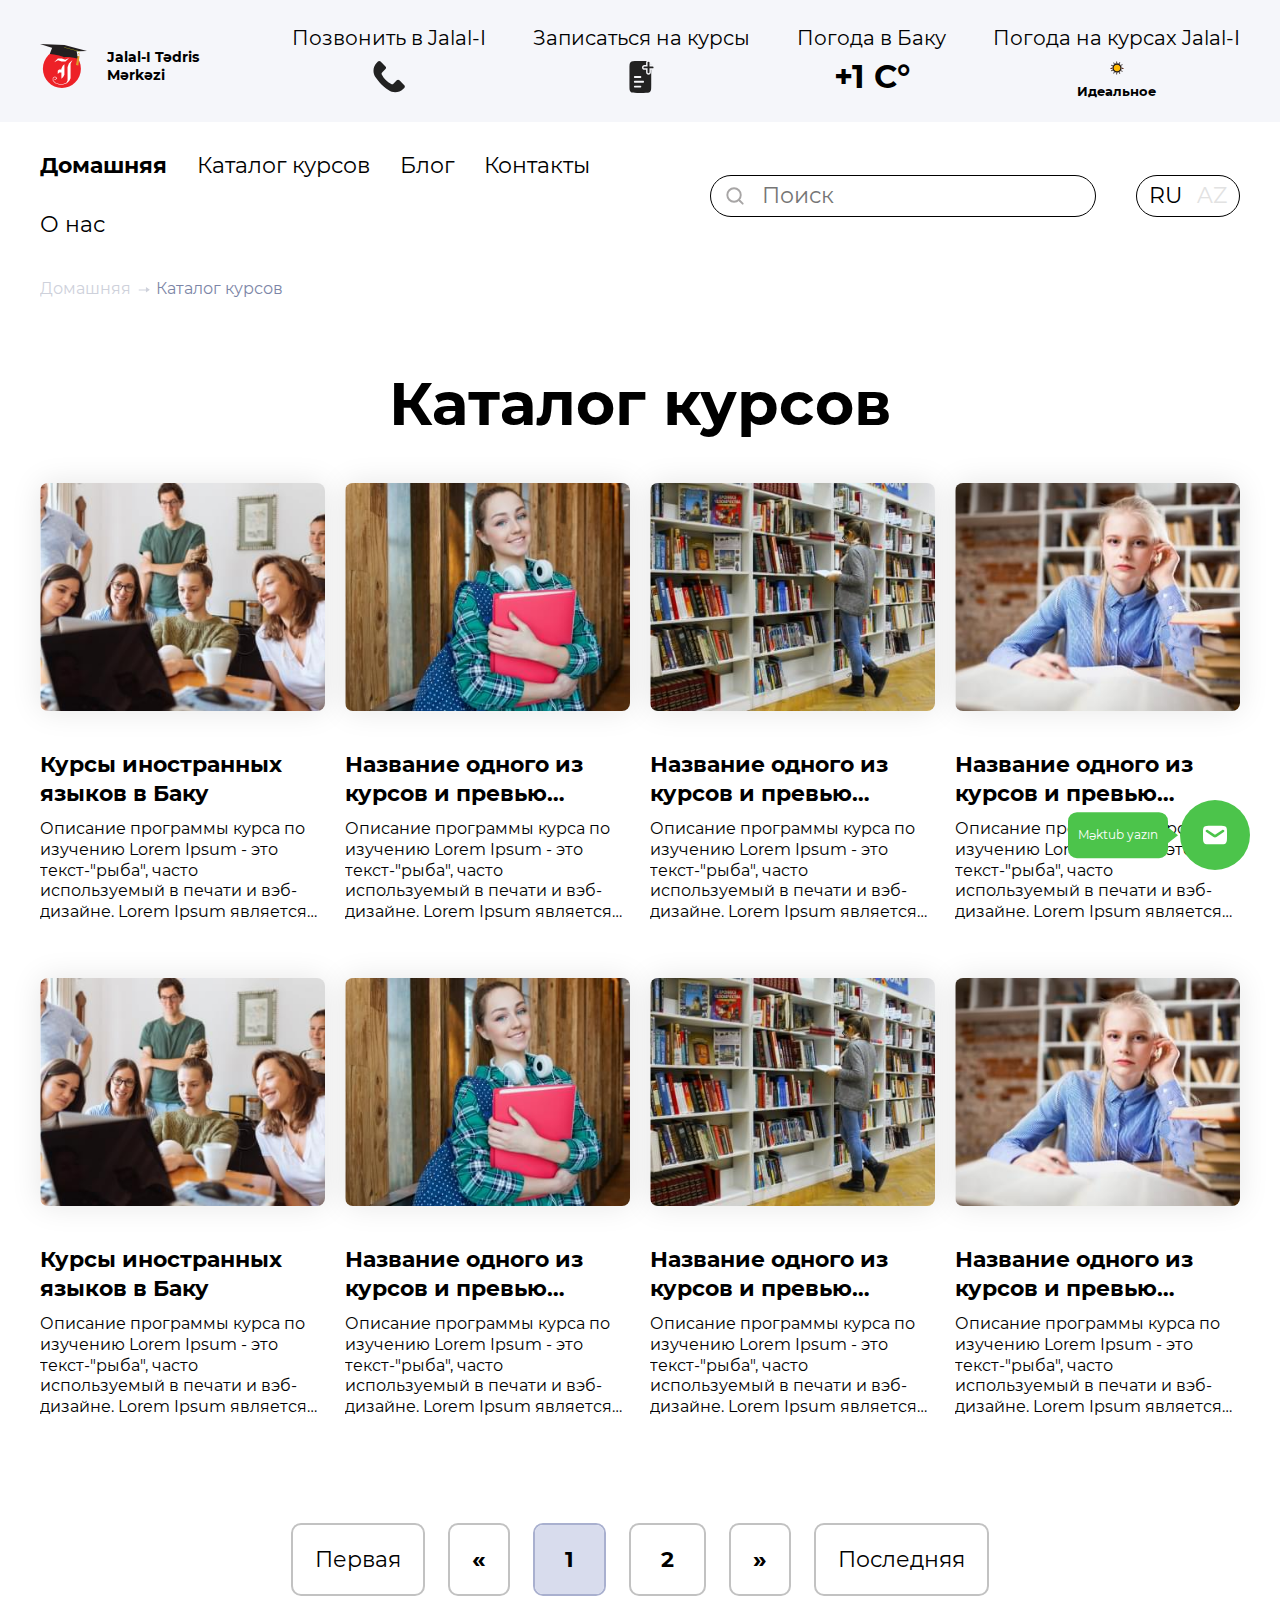
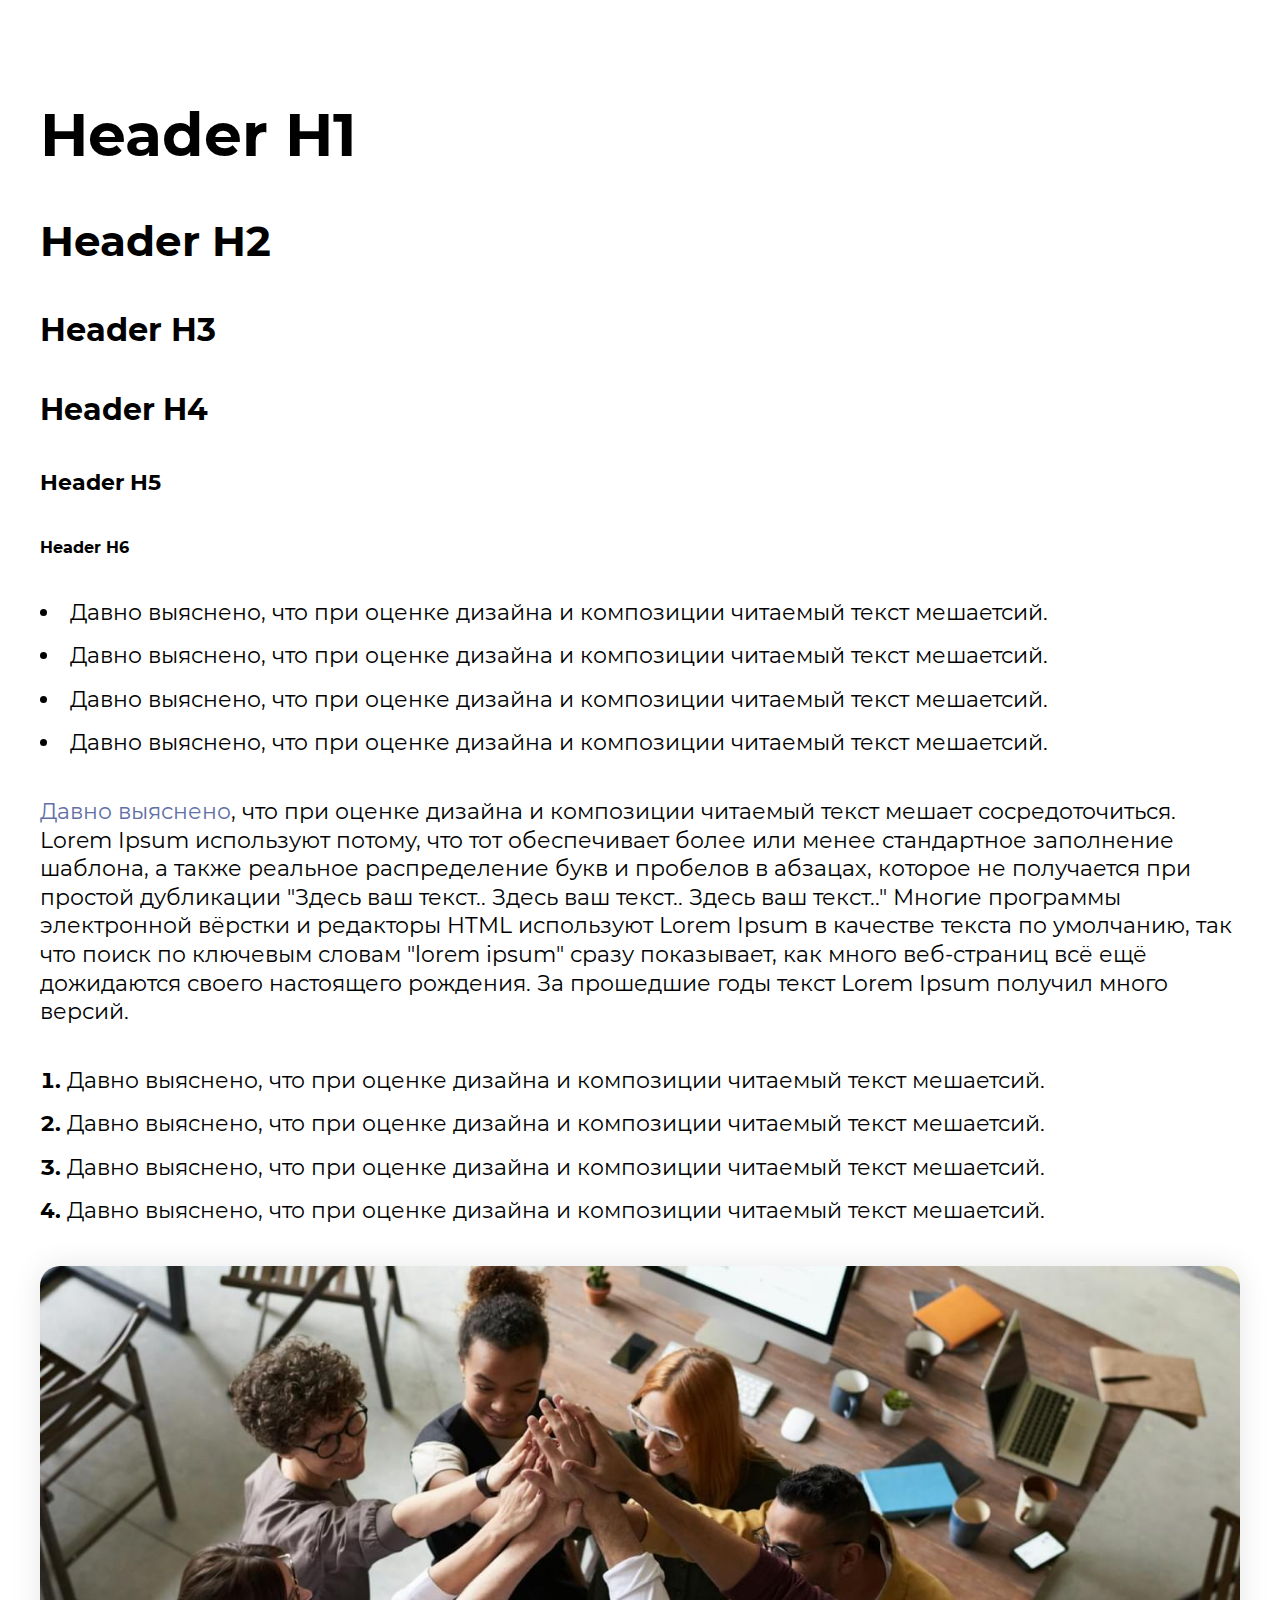
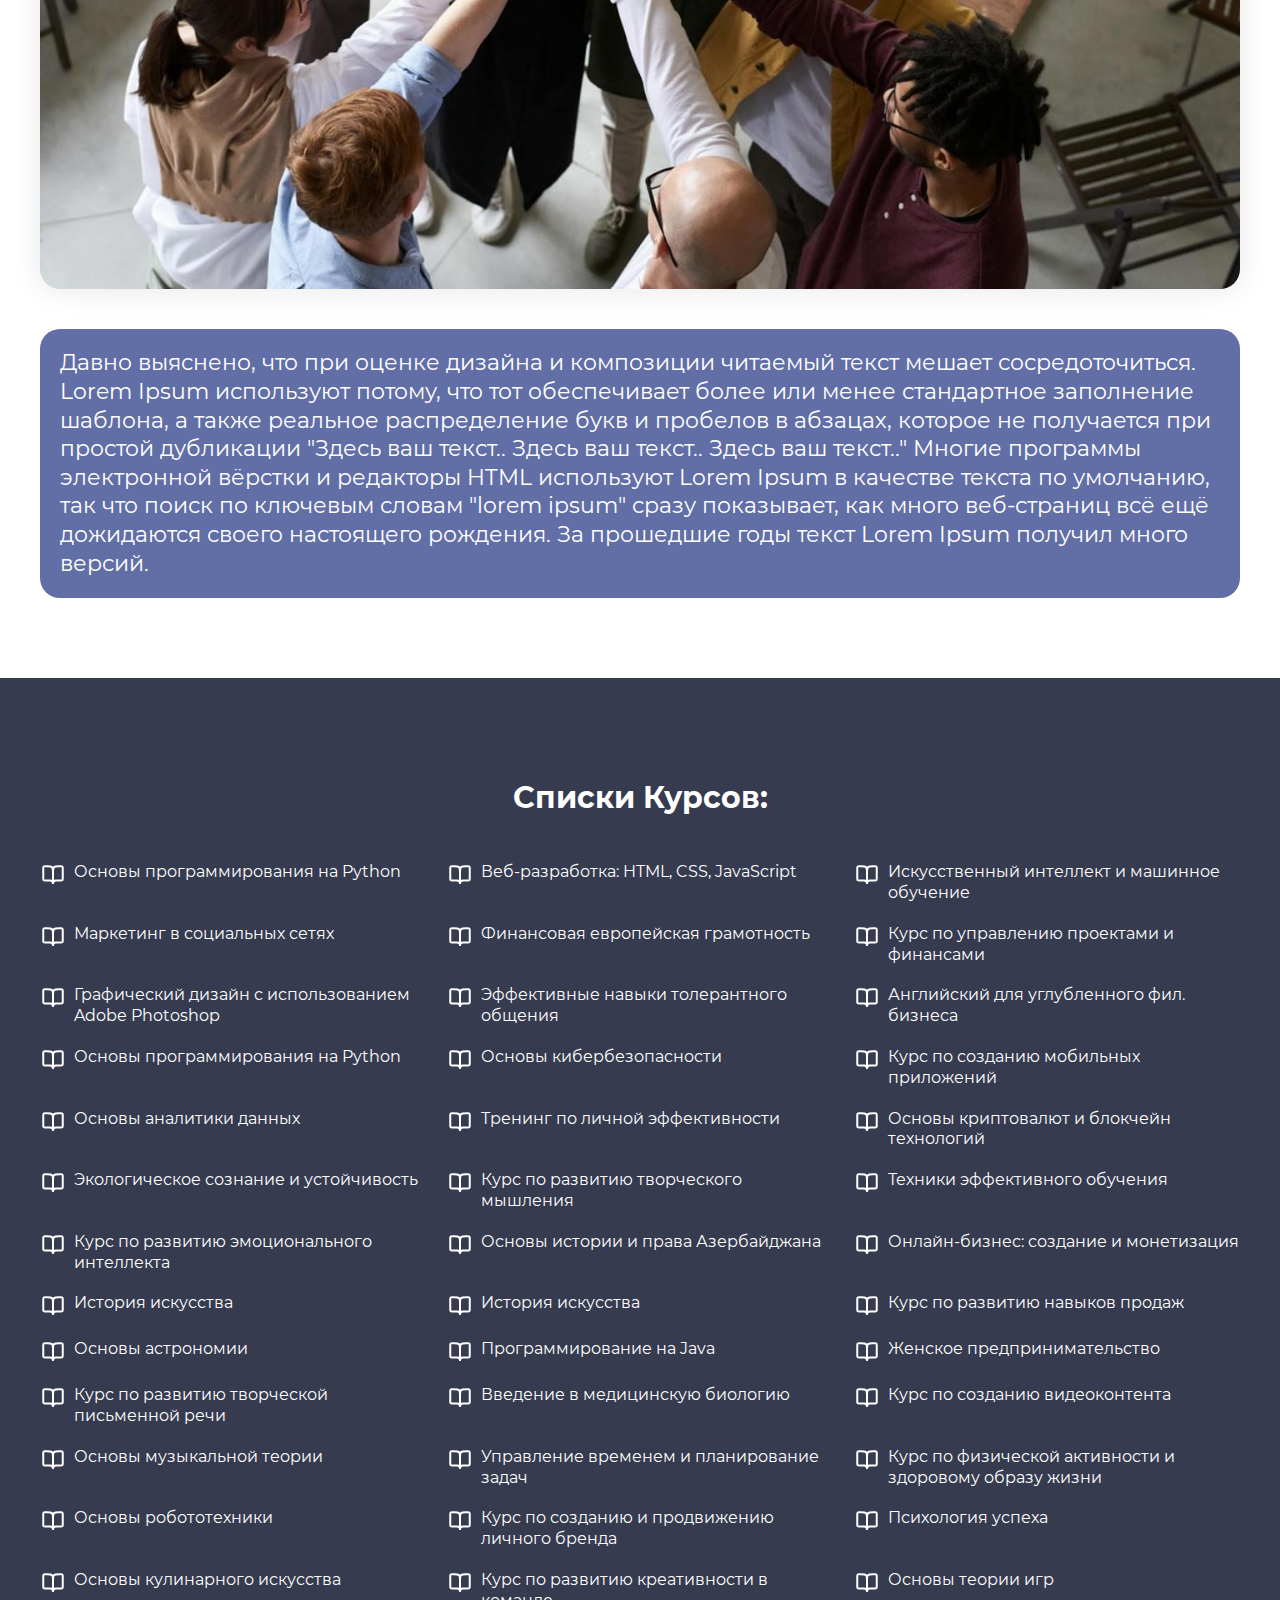
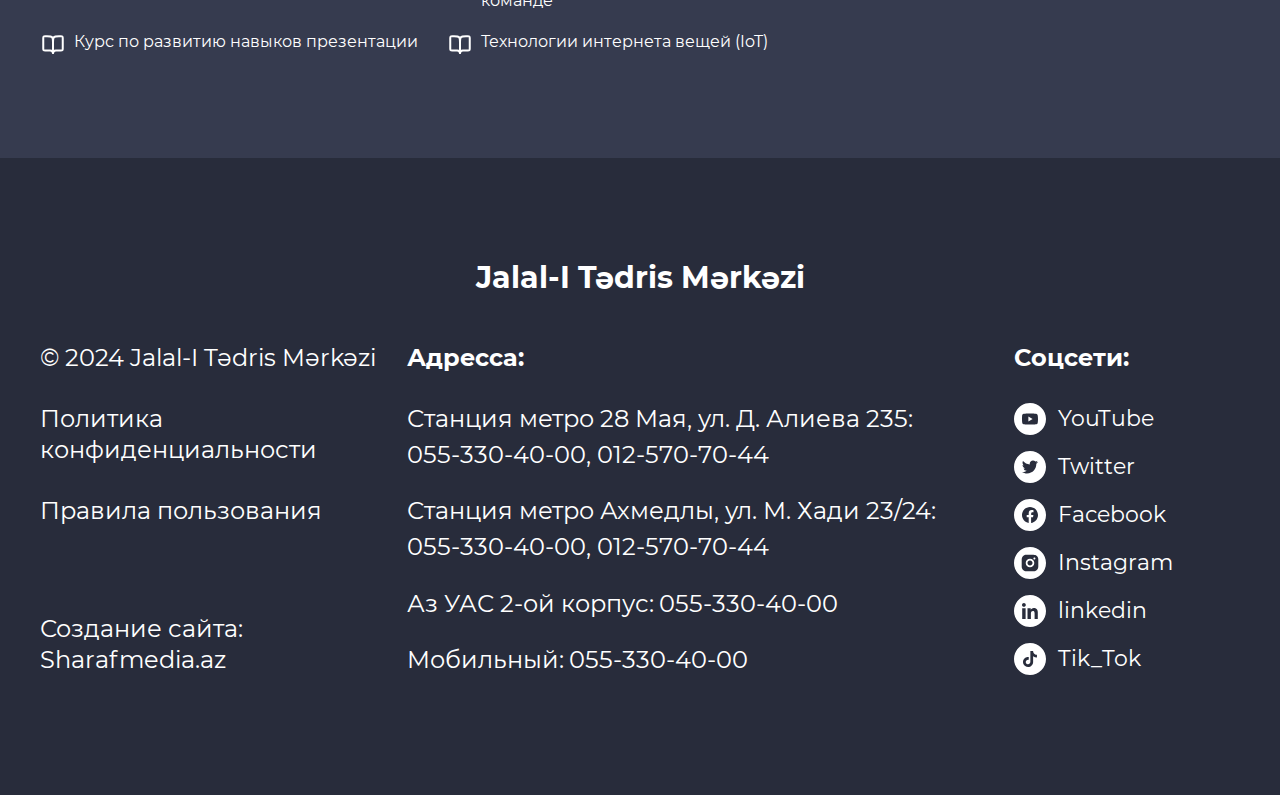
<file: catalog.html>
<!DOCTYPE html>
<html lang="en">

<head>
	<title>Catalog</title>
	<meta charset="UTF-8">
	<meta name="format-detection" content="telephone=no">
	<!-- <style>body{opacity: 0;}</style> -->
	<link rel="stylesheet" href="css/style.min.css?_v=20240326155415">
	<link rel="shortcut icon" href="favicon.ico">
	<!-- <meta name="robots" content="noindex, nofollow"> -->
	<meta name="viewport" content="width=device-width, initial-scale=1.0">
</head>

<body>
	<div class="wrapper">
		<header class="header">
			<div class="_container">
				<div class="header__top">
					<div class="header__column">
						<div class="header__column-left">
							<div class="header__burger">
								<span></span>
							</div>

							<a href="index.html" class="header__logo">
								<img src="img/logo.svg" alt="">
								<span>Jalal-I Tədris Mərkəzi</span>
							</a>
						</div>

						<div class="header__column-right">
							<div class="header__search-mobile-open">
								<img src="img/icons/search-icon.svg" alt="">
							</div>

							<div class="header__language-mobile">RU</div>
						</div>
					</div>

					<div class="header__search-mobile">
						<span class="header__search-mobile-close"></span>

						<input class="header__search-mobile-input" placeholder="Поиск" type="text" name="search" autocomplete="off">

						<img class="header__search-mobile-submit" src="img/icons/search-icon.svg" alt="">
					</div>

					<div class="header__column">
						<div class="header__info">
							<a href="#" class="header__info-item">
								<span class="header__info-text">Позвонить в Jalal-I</span>
								<img class="header__info-image" src="img/icons/phone-icon.svg" alt="">
							</a>
							<a href="#" class="header__info-item">
								<span class="header__info-text">Записаться на курсы</span>
								<img class="header__info-image" src="img/icons/list-icon.svg" alt="">
							</a>
							<a href="#" class="header__info-item">
								<span class="header__info-text">Погода в Баку</span>
								<span class="header__info-image">+1 C&deg;</span>
							</a>
							<a href="#" class="header__info-item">
								<span class="header__info-text">Погода на курсах Jalal-I</span>
								<span class="header__info-image weather">
									<span>Идеальное</span>
									<img src="img/icons/sun-icon.svg" alt="">
								</span>
							</a>
						</div>
					</div>
				</div>
			</div>
		</header>

		<div class="header__bottom">
			<div class="_container">
				<nav class="header__menu">
					<a href="index.html" class="header__menu-item active">Домашняя</a>
					<a href="catalog.html" class="header__menu-item">Каталог курсов</a>
					<a href="blogs.html" class="header__menu-item">Блог</a>
					<a href="contacts.html" class="header__menu-item">Контакты</a>
					<a href="about.html" class="header__menu-item">О нас</a>
				</nav>

				<div class="header__seacrh">
					<img src="img/icons/search-icon.svg" alt="">
					<input placeholder="Поиск" type="text" name="search" autocomplete="off">
				</div>

				<div class="header__language">
					<a class="active" href="#">RU</a>
					<a href="#">AZ</a>
				</div>
			</div>
		</div>

		<div class="mobile__menu">
			<nav class="mobile__menu-dody">
				<a href="index.html" class="mobile__menu-item active">Домашняя</a>
				<a href="catalog.html" class="mobile__menu-item">Каталог курсов</a>
				<a href="blogs.html" class="mobile__menu-item">Блог</a>
				<a href="contacts.html" class="mobile__menu-item">Контакты</a>
				<a href="about.html" class="mobile__menu-item">О нас</a>
			</nav>

			<div class="mobile__menu-contacts">
				<a href="#" class="mobile__menu-contacts-item">
					<span>Позвонить в Jalal-I</span>
					<img src="img/icons/phone-icon.svg" alt="">
				</a>
				<a href="#" class="mobile__menu-contacts-item">
					<span>Записаться на курсы</span>
					<img src="img/icons/list-icon.svg" alt="">
				</a>
			</div>
		</div>
		<main class="page">
			<div class="breadcrumbs">
				<div class="_container">
					<ul class="breadcrumbs__list">
						<li><a href="index.html" class="breadcrumbs__item link">Домашняя</a></li>
						<li><span class="breadcrumbs__item">Каталог курсов</span></li>
					</ul>
				</div>
			</div>

			<div class="catalog">
				<div class="_container">
					<div class="catalog__title title">Каталог курсов</div>

					<div class="catalog__body">
						<a href="course.html" class="catalog__item">
							<div class="catalog__item-image"><img src="img/photos/image01.jpg" alt=""></div>
							<div class="catalog__item-title">Курсы иностранных языков в Баку</div>
							<div class="catalog__item-text">Описание программы курса по изучению Lorem Ipsum - это текст-"рыба", часто используемый в печати и вэб-дизайне. Lorem Ipsum является стандартной "рыбой" для текстов на латинице с начала </div>
						</a>

						<a href="course.html" class="catalog__item">
							<div class="catalog__item-image"><img src="img/photos/image02.jpg" alt=""></div>
							<div class="catalog__item-title">Название одного из курсов и превью программы курса по изучению Lorem Ipsum</div>
							<div class="catalog__item-text">Описание программы курса по изучению Lorem Ipsum - это текст-"рыба", часто используемый в печати и вэб-дизайне. Lorem Ipsum является стандартной  </div>
						</a>

						<a href="course.html" class="catalog__item">
							<div class="catalog__item-image"><img src="img/photos/image03.jpg" alt=""></div>
							<div class="catalog__item-title">Название одного из курсов и превью программы курса по изучению Lorem Ipsum</div>
							<div class="catalog__item-text">Описание программы курса по изучению Lorem Ipsum - это текст-"рыба", часто используемый в печати и вэб-дизайне. Lorem Ipsum является стандартной "рыбой" для текстов на </div>
						</a>

						<a href="course.html" class="catalog__item">
							<div class="catalog__item-image"><img src="img/photos/image04.jpg" alt=""></div>
							<div class="catalog__item-title">Название одного из курсов и превью программы курса по изучению Lorem Ipsum</div>
							<div class="catalog__item-text">Описание программы курса по изучению Lorem Ipsum - это текст-"рыба", часто используемый в печати и вэб-дизайне. Lorem Ipsum является стандартной  </div>
						</a>

						<a href="course.html" class="catalog__item">
							<div class="catalog__item-image"><img src="img/photos/image01.jpg" alt=""></div>
							<div class="catalog__item-title">Курсы иностранных языков в Баку</div>
							<div class="catalog__item-text">Описание программы курса по изучению Lorem Ipsum - это текст-"рыба", часто используемый в печати и вэб-дизайне. Lorem Ipsum является стандартной "рыбой" для текстов на латинице с начала </div>
						</a>

						<a href="course.html" class="catalog__item">
							<div class="catalog__item-image"><img src="img/photos/image02.jpg" alt=""></div>
							<div class="catalog__item-title">Название одного из курсов и превью программы курса по изучению Lorem Ipsum</div>
							<div class="catalog__item-text">Описание программы курса по изучению Lorem Ipsum - это текст-"рыба", часто используемый в печати и вэб-дизайне. Lorem Ipsum является стандартной  </div>
						</a>

						<a href="course.html" class="catalog__item">
							<div class="catalog__item-image"><img src="img/photos/image03.jpg" alt=""></div>
							<div class="catalog__item-title">Название одного из курсов и превью программы курса по изучению Lorem Ipsum</div>
							<div class="catalog__item-text">Описание программы курса по изучению Lorem Ipsum - это текст-"рыба", часто используемый в печати и вэб-дизайне. Lorem Ipsum является стандартной "рыбой" для текстов на </div>
						</a>

						<a href="course.html" class="catalog__item">
							<div class="catalog__item-image"><img src="img/photos/image04.jpg" alt=""></div>
							<div class="catalog__item-title">Название одного из курсов и превью программы курса по изучению Lorem Ipsum</div>
							<div class="catalog__item-text">Описание программы курса по изучению Lorem Ipsum - это текст-"рыба", часто используемый в печати и вэб-дизайне. Lorem Ipsum является стандартной  </div>
						</a>
					</div>

					<ul class="pagination">
						<li class="page-item"><a class="page-link" href="#">Первая</a></li>
						<li class="page-item"><a class="page-link" href="#">«</a></li>
						<li class="page-item disabled"><a class="page-link" href="#">1</a></li>
						<li class="page-item"><a class="page-link" href="#">2</a></li>
						<li class="page-item"><a class="page-link" href="#">»</a></li>
						<li class="page-item"><a class="page-link" href="#">Последняя</a></li>
					</ul>
				</div>
			</div>

			<div class="info">
				<div class="_container">
					<h1>Header H1</h1>
					<h2>Header H2</h2>
					<h3>Header H3</h3>
					<h4>Header H4</h4>
					<h5>Header H5</h5>
					<h6>Header H6</h6>
					<ul>
						<li>Давно выяснено, что при оценке дизайна и композиции читаемый текст мешаетсий. </li>
						<li>Давно выяснено, что при оценке дизайна и композиции читаемый текст мешаетсий. </li>
						<li>Давно выяснено, что при оценке дизайна и композиции читаемый текст мешаетсий. </li>
						<li>Давно выяснено, что при оценке дизайна и композиции читаемый текст мешаетсий. </li>
					</ul>
					<p><a href="#">Давно выяснено</a>, что при оценке дизайна и композиции читаемый текст мешает сосредоточиться. Lorem Ipsum используют потому, что тот обеспечивает более или менее стандартное заполнение шаблона, а также реальное распределение букв и пробелов в абзацах, которое не получается при простой дубликации "Здесь ваш текст.. Здесь ваш текст.. Здесь ваш текст.." Многие программы электронной вёрстки и редакторы HTML используют Lorem Ipsum в качестве текста по умолчанию, так что поиск по ключевым словам "lorem ipsum" сразу показывает, как много веб-страниц всё ещё дожидаются своего настоящего рождения. За прошедшие годы текст Lorem Ipsum получил много версий.</p>
					<ol>
						<li>Давно выяснено, что при оценке дизайна и композиции читаемый текст мешаетсий.</li>
						<li>Давно выяснено, что при оценке дизайна и композиции читаемый текст мешаетсий.</li>
						<li>Давно выяснено, что при оценке дизайна и композиции читаемый текст мешаетсий.</li>
						<li>Давно выяснено, что при оценке дизайна и композиции читаемый текст мешаетсий.</li>
					</ol>
					<img src="img/photos/image05.jpg" alt="">
					<blockquote>Давно выяснено, что при оценке дизайна и композиции читаемый текст мешает сосредоточиться. Lorem Ipsum используют потому, что тот обеспечивает более или менее стандартное заполнение шаблона, а также реальное распределение букв и пробелов в абзацах, которое не получается при простой дубликации "Здесь ваш текст.. Здесь ваш текст.. Здесь ваш текст.." Многие программы электронной вёрстки и редакторы HTML используют Lorem Ipsum в качестве текста по умолчанию, так что поиск по ключевым словам "lorem ipsum" сразу показывает, как много веб-страниц всё ещё дожидаются своего настоящего рождения. За прошедшие годы текст Lorem Ipsum получил много версий. </blockquote>
				</div>
			</div>
		</main>
		<div class="courses">
			<div class="_container">
				<div class="courses__title">Списки Курсов:</div>

				<div class="courses__body">
					<a href="#" class="courses__item">
						<svg width="26" height="26" viewBox="0 0 26 26" fill="none" xmlns="http://www.w3.org/2000/svg">
							<path d="M5.25 18.4168H9.75C9.98214 18.4168 10.0982 18.4168 10.1962 18.4233C11.6985 18.5217 12.8951 19.7184 12.9936 21.2206C13 21.3186 13 21.4347 13 21.6668V10.3335C13 7.50507 13 6.09086 12.1213 5.21218C11.2426 4.3335 9.82843 4.3335 7 4.3335H5.25C4.30719 4.3335 3.83579 4.3335 3.54289 4.62639C3.25 4.91928 3.25 5.39069 3.25 6.3335V16.4168C3.25 17.3596 3.25 17.831 3.54289 18.1239C3.83579 18.4168 4.30719 18.4168 5.25 18.4168Z" stroke-width="2" />
							<path d="M20.75 18.4168H16.25C16.0179 18.4168 15.9018 18.4168 15.8038 18.4233C14.3015 18.5217 13.1049 19.7184 13.0064 21.2206C13 21.3186 13 21.4347 13 21.6668V10.3335C13 7.50507 13 6.09086 13.8787 5.21218C14.7574 4.3335 16.1716 4.3335 19 4.3335H20.75C21.6928 4.3335 22.1642 4.3335 22.4571 4.62639C22.75 4.91928 22.75 5.39069 22.75 6.3335V16.4168C22.75 17.3596 22.75 17.831 22.4571 18.1239C22.1642 18.4168 21.6928 18.4168 20.75 18.4168Z" stroke-width="2" />
						</svg>
						<span>Основы программирования на Python</span>
					</a>
					<a href="#" class="courses__item">
						<svg width="26" height="26" viewBox="0 0 26 26" fill="none" xmlns="http://www.w3.org/2000/svg">
							<path d="M5.25 18.4168H9.75C9.98214 18.4168 10.0982 18.4168 10.1962 18.4233C11.6985 18.5217 12.8951 19.7184 12.9936 21.2206C13 21.3186 13 21.4347 13 21.6668V10.3335C13 7.50507 13 6.09086 12.1213 5.21218C11.2426 4.3335 9.82843 4.3335 7 4.3335H5.25C4.30719 4.3335 3.83579 4.3335 3.54289 4.62639C3.25 4.91928 3.25 5.39069 3.25 6.3335V16.4168C3.25 17.3596 3.25 17.831 3.54289 18.1239C3.83579 18.4168 4.30719 18.4168 5.25 18.4168Z" stroke-width="2" />
							<path d="M20.75 18.4168H16.25C16.0179 18.4168 15.9018 18.4168 15.8038 18.4233C14.3015 18.5217 13.1049 19.7184 13.0064 21.2206C13 21.3186 13 21.4347 13 21.6668V10.3335C13 7.50507 13 6.09086 13.8787 5.21218C14.7574 4.3335 16.1716 4.3335 19 4.3335H20.75C21.6928 4.3335 22.1642 4.3335 22.4571 4.62639C22.75 4.91928 22.75 5.39069 22.75 6.3335V16.4168C22.75 17.3596 22.75 17.831 22.4571 18.1239C22.1642 18.4168 21.6928 18.4168 20.75 18.4168Z" stroke-width="2" />
						</svg>
						<span>Веб-разработка: HTML, CSS, JavaScript</span>
					</a>
					<a href="#" class="courses__item">
						<svg width="26" height="26" viewBox="0 0 26 26" fill="none" xmlns="http://www.w3.org/2000/svg">
							<path d="M5.25 18.4168H9.75C9.98214 18.4168 10.0982 18.4168 10.1962 18.4233C11.6985 18.5217 12.8951 19.7184 12.9936 21.2206C13 21.3186 13 21.4347 13 21.6668V10.3335C13 7.50507 13 6.09086 12.1213 5.21218C11.2426 4.3335 9.82843 4.3335 7 4.3335H5.25C4.30719 4.3335 3.83579 4.3335 3.54289 4.62639C3.25 4.91928 3.25 5.39069 3.25 6.3335V16.4168C3.25 17.3596 3.25 17.831 3.54289 18.1239C3.83579 18.4168 4.30719 18.4168 5.25 18.4168Z" stroke-width="2" />
							<path d="M20.75 18.4168H16.25C16.0179 18.4168 15.9018 18.4168 15.8038 18.4233C14.3015 18.5217 13.1049 19.7184 13.0064 21.2206C13 21.3186 13 21.4347 13 21.6668V10.3335C13 7.50507 13 6.09086 13.8787 5.21218C14.7574 4.3335 16.1716 4.3335 19 4.3335H20.75C21.6928 4.3335 22.1642 4.3335 22.4571 4.62639C22.75 4.91928 22.75 5.39069 22.75 6.3335V16.4168C22.75 17.3596 22.75 17.831 22.4571 18.1239C22.1642 18.4168 21.6928 18.4168 20.75 18.4168Z" stroke-width="2" />
						</svg>
						<span>Искусственный интеллект и машинное обучение</span>
					</a>
					<a href="#" class="courses__item">
						<svg width="26" height="26" viewBox="0 0 26 26" fill="none" xmlns="http://www.w3.org/2000/svg">
							<path d="M5.25 18.4168H9.75C9.98214 18.4168 10.0982 18.4168 10.1962 18.4233C11.6985 18.5217 12.8951 19.7184 12.9936 21.2206C13 21.3186 13 21.4347 13 21.6668V10.3335C13 7.50507 13 6.09086 12.1213 5.21218C11.2426 4.3335 9.82843 4.3335 7 4.3335H5.25C4.30719 4.3335 3.83579 4.3335 3.54289 4.62639C3.25 4.91928 3.25 5.39069 3.25 6.3335V16.4168C3.25 17.3596 3.25 17.831 3.54289 18.1239C3.83579 18.4168 4.30719 18.4168 5.25 18.4168Z" stroke-width="2" />
							<path d="M20.75 18.4168H16.25C16.0179 18.4168 15.9018 18.4168 15.8038 18.4233C14.3015 18.5217 13.1049 19.7184 13.0064 21.2206C13 21.3186 13 21.4347 13 21.6668V10.3335C13 7.50507 13 6.09086 13.8787 5.21218C14.7574 4.3335 16.1716 4.3335 19 4.3335H20.75C21.6928 4.3335 22.1642 4.3335 22.4571 4.62639C22.75 4.91928 22.75 5.39069 22.75 6.3335V16.4168C22.75 17.3596 22.75 17.831 22.4571 18.1239C22.1642 18.4168 21.6928 18.4168 20.75 18.4168Z" stroke-width="2" />
						</svg>
						<span>Маркетинг в социальных сетях</span>
					</a>
					<a href="#" class="courses__item">
						<svg width="26" height="26" viewBox="0 0 26 26" fill="none" xmlns="http://www.w3.org/2000/svg">
							<path d="M5.25 18.4168H9.75C9.98214 18.4168 10.0982 18.4168 10.1962 18.4233C11.6985 18.5217 12.8951 19.7184 12.9936 21.2206C13 21.3186 13 21.4347 13 21.6668V10.3335C13 7.50507 13 6.09086 12.1213 5.21218C11.2426 4.3335 9.82843 4.3335 7 4.3335H5.25C4.30719 4.3335 3.83579 4.3335 3.54289 4.62639C3.25 4.91928 3.25 5.39069 3.25 6.3335V16.4168C3.25 17.3596 3.25 17.831 3.54289 18.1239C3.83579 18.4168 4.30719 18.4168 5.25 18.4168Z" stroke-width="2" />
							<path d="M20.75 18.4168H16.25C16.0179 18.4168 15.9018 18.4168 15.8038 18.4233C14.3015 18.5217 13.1049 19.7184 13.0064 21.2206C13 21.3186 13 21.4347 13 21.6668V10.3335C13 7.50507 13 6.09086 13.8787 5.21218C14.7574 4.3335 16.1716 4.3335 19 4.3335H20.75C21.6928 4.3335 22.1642 4.3335 22.4571 4.62639C22.75 4.91928 22.75 5.39069 22.75 6.3335V16.4168C22.75 17.3596 22.75 17.831 22.4571 18.1239C22.1642 18.4168 21.6928 18.4168 20.75 18.4168Z" stroke-width="2" />
						</svg>
						<span>Финансовая европейская грамотность</span>
					</a>
					<a href="#" class="courses__item">
						<svg width="26" height="26" viewBox="0 0 26 26" fill="none" xmlns="http://www.w3.org/2000/svg">
							<path d="M5.25 18.4168H9.75C9.98214 18.4168 10.0982 18.4168 10.1962 18.4233C11.6985 18.5217 12.8951 19.7184 12.9936 21.2206C13 21.3186 13 21.4347 13 21.6668V10.3335C13 7.50507 13 6.09086 12.1213 5.21218C11.2426 4.3335 9.82843 4.3335 7 4.3335H5.25C4.30719 4.3335 3.83579 4.3335 3.54289 4.62639C3.25 4.91928 3.25 5.39069 3.25 6.3335V16.4168C3.25 17.3596 3.25 17.831 3.54289 18.1239C3.83579 18.4168 4.30719 18.4168 5.25 18.4168Z" stroke-width="2" />
							<path d="M20.75 18.4168H16.25C16.0179 18.4168 15.9018 18.4168 15.8038 18.4233C14.3015 18.5217 13.1049 19.7184 13.0064 21.2206C13 21.3186 13 21.4347 13 21.6668V10.3335C13 7.50507 13 6.09086 13.8787 5.21218C14.7574 4.3335 16.1716 4.3335 19 4.3335H20.75C21.6928 4.3335 22.1642 4.3335 22.4571 4.62639C22.75 4.91928 22.75 5.39069 22.75 6.3335V16.4168C22.75 17.3596 22.75 17.831 22.4571 18.1239C22.1642 18.4168 21.6928 18.4168 20.75 18.4168Z" stroke-width="2" />
						</svg>
						<span>Курс по управлению проектами и финансами</span>
					</a>
					<a href="#" class="courses__item">
						<svg width="26" height="26" viewBox="0 0 26 26" fill="none" xmlns="http://www.w3.org/2000/svg">
							<path d="M5.25 18.4168H9.75C9.98214 18.4168 10.0982 18.4168 10.1962 18.4233C11.6985 18.5217 12.8951 19.7184 12.9936 21.2206C13 21.3186 13 21.4347 13 21.6668V10.3335C13 7.50507 13 6.09086 12.1213 5.21218C11.2426 4.3335 9.82843 4.3335 7 4.3335H5.25C4.30719 4.3335 3.83579 4.3335 3.54289 4.62639C3.25 4.91928 3.25 5.39069 3.25 6.3335V16.4168C3.25 17.3596 3.25 17.831 3.54289 18.1239C3.83579 18.4168 4.30719 18.4168 5.25 18.4168Z" stroke-width="2" />
							<path d="M20.75 18.4168H16.25C16.0179 18.4168 15.9018 18.4168 15.8038 18.4233C14.3015 18.5217 13.1049 19.7184 13.0064 21.2206C13 21.3186 13 21.4347 13 21.6668V10.3335C13 7.50507 13 6.09086 13.8787 5.21218C14.7574 4.3335 16.1716 4.3335 19 4.3335H20.75C21.6928 4.3335 22.1642 4.3335 22.4571 4.62639C22.75 4.91928 22.75 5.39069 22.75 6.3335V16.4168C22.75 17.3596 22.75 17.831 22.4571 18.1239C22.1642 18.4168 21.6928 18.4168 20.75 18.4168Z" stroke-width="2" />
						</svg>
						<span>Графический дизайн с использованием Adobe Photoshop</span>
					</a>
					<a href="#" class="courses__item">
						<svg width="26" height="26" viewBox="0 0 26 26" fill="none" xmlns="http://www.w3.org/2000/svg">
							<path d="M5.25 18.4168H9.75C9.98214 18.4168 10.0982 18.4168 10.1962 18.4233C11.6985 18.5217 12.8951 19.7184 12.9936 21.2206C13 21.3186 13 21.4347 13 21.6668V10.3335C13 7.50507 13 6.09086 12.1213 5.21218C11.2426 4.3335 9.82843 4.3335 7 4.3335H5.25C4.30719 4.3335 3.83579 4.3335 3.54289 4.62639C3.25 4.91928 3.25 5.39069 3.25 6.3335V16.4168C3.25 17.3596 3.25 17.831 3.54289 18.1239C3.83579 18.4168 4.30719 18.4168 5.25 18.4168Z" stroke-width="2" />
							<path d="M20.75 18.4168H16.25C16.0179 18.4168 15.9018 18.4168 15.8038 18.4233C14.3015 18.5217 13.1049 19.7184 13.0064 21.2206C13 21.3186 13 21.4347 13 21.6668V10.3335C13 7.50507 13 6.09086 13.8787 5.21218C14.7574 4.3335 16.1716 4.3335 19 4.3335H20.75C21.6928 4.3335 22.1642 4.3335 22.4571 4.62639C22.75 4.91928 22.75 5.39069 22.75 6.3335V16.4168C22.75 17.3596 22.75 17.831 22.4571 18.1239C22.1642 18.4168 21.6928 18.4168 20.75 18.4168Z" stroke-width="2" />
						</svg>
						<span>Эффективные навыки толерантного общения</span>
					</a>
					<a href="#" class="courses__item">
						<svg width="26" height="26" viewBox="0 0 26 26" fill="none" xmlns="http://www.w3.org/2000/svg">
							<path d="M5.25 18.4168H9.75C9.98214 18.4168 10.0982 18.4168 10.1962 18.4233C11.6985 18.5217 12.8951 19.7184 12.9936 21.2206C13 21.3186 13 21.4347 13 21.6668V10.3335C13 7.50507 13 6.09086 12.1213 5.21218C11.2426 4.3335 9.82843 4.3335 7 4.3335H5.25C4.30719 4.3335 3.83579 4.3335 3.54289 4.62639C3.25 4.91928 3.25 5.39069 3.25 6.3335V16.4168C3.25 17.3596 3.25 17.831 3.54289 18.1239C3.83579 18.4168 4.30719 18.4168 5.25 18.4168Z" stroke-width="2" />
							<path d="M20.75 18.4168H16.25C16.0179 18.4168 15.9018 18.4168 15.8038 18.4233C14.3015 18.5217 13.1049 19.7184 13.0064 21.2206C13 21.3186 13 21.4347 13 21.6668V10.3335C13 7.50507 13 6.09086 13.8787 5.21218C14.7574 4.3335 16.1716 4.3335 19 4.3335H20.75C21.6928 4.3335 22.1642 4.3335 22.4571 4.62639C22.75 4.91928 22.75 5.39069 22.75 6.3335V16.4168C22.75 17.3596 22.75 17.831 22.4571 18.1239C22.1642 18.4168 21.6928 18.4168 20.75 18.4168Z" stroke-width="2" />
						</svg>
						<span>Английский для углубленного фил. бизнеса</span>
					</a>
					<a href="#" class="courses__item">
						<svg width="26" height="26" viewBox="0 0 26 26" fill="none" xmlns="http://www.w3.org/2000/svg">
							<path d="M5.25 18.4168H9.75C9.98214 18.4168 10.0982 18.4168 10.1962 18.4233C11.6985 18.5217 12.8951 19.7184 12.9936 21.2206C13 21.3186 13 21.4347 13 21.6668V10.3335C13 7.50507 13 6.09086 12.1213 5.21218C11.2426 4.3335 9.82843 4.3335 7 4.3335H5.25C4.30719 4.3335 3.83579 4.3335 3.54289 4.62639C3.25 4.91928 3.25 5.39069 3.25 6.3335V16.4168C3.25 17.3596 3.25 17.831 3.54289 18.1239C3.83579 18.4168 4.30719 18.4168 5.25 18.4168Z" stroke-width="2" />
							<path d="M20.75 18.4168H16.25C16.0179 18.4168 15.9018 18.4168 15.8038 18.4233C14.3015 18.5217 13.1049 19.7184 13.0064 21.2206C13 21.3186 13 21.4347 13 21.6668V10.3335C13 7.50507 13 6.09086 13.8787 5.21218C14.7574 4.3335 16.1716 4.3335 19 4.3335H20.75C21.6928 4.3335 22.1642 4.3335 22.4571 4.62639C22.75 4.91928 22.75 5.39069 22.75 6.3335V16.4168C22.75 17.3596 22.75 17.831 22.4571 18.1239C22.1642 18.4168 21.6928 18.4168 20.75 18.4168Z" stroke-width="2" />
						</svg>
						<span>Основы программирования на Python</span>
					</a>
					<a href="#" class="courses__item">
						<svg width="26" height="26" viewBox="0 0 26 26" fill="none" xmlns="http://www.w3.org/2000/svg">
							<path d="M5.25 18.4168H9.75C9.98214 18.4168 10.0982 18.4168 10.1962 18.4233C11.6985 18.5217 12.8951 19.7184 12.9936 21.2206C13 21.3186 13 21.4347 13 21.6668V10.3335C13 7.50507 13 6.09086 12.1213 5.21218C11.2426 4.3335 9.82843 4.3335 7 4.3335H5.25C4.30719 4.3335 3.83579 4.3335 3.54289 4.62639C3.25 4.91928 3.25 5.39069 3.25 6.3335V16.4168C3.25 17.3596 3.25 17.831 3.54289 18.1239C3.83579 18.4168 4.30719 18.4168 5.25 18.4168Z" stroke-width="2" />
							<path d="M20.75 18.4168H16.25C16.0179 18.4168 15.9018 18.4168 15.8038 18.4233C14.3015 18.5217 13.1049 19.7184 13.0064 21.2206C13 21.3186 13 21.4347 13 21.6668V10.3335C13 7.50507 13 6.09086 13.8787 5.21218C14.7574 4.3335 16.1716 4.3335 19 4.3335H20.75C21.6928 4.3335 22.1642 4.3335 22.4571 4.62639C22.75 4.91928 22.75 5.39069 22.75 6.3335V16.4168C22.75 17.3596 22.75 17.831 22.4571 18.1239C22.1642 18.4168 21.6928 18.4168 20.75 18.4168Z" stroke-width="2" />
						</svg>
						<span>Основы кибербезопасности</span>
					</a>
					<a href="#" class="courses__item">
						<svg width="26" height="26" viewBox="0 0 26 26" fill="none" xmlns="http://www.w3.org/2000/svg">
							<path d="M5.25 18.4168H9.75C9.98214 18.4168 10.0982 18.4168 10.1962 18.4233C11.6985 18.5217 12.8951 19.7184 12.9936 21.2206C13 21.3186 13 21.4347 13 21.6668V10.3335C13 7.50507 13 6.09086 12.1213 5.21218C11.2426 4.3335 9.82843 4.3335 7 4.3335H5.25C4.30719 4.3335 3.83579 4.3335 3.54289 4.62639C3.25 4.91928 3.25 5.39069 3.25 6.3335V16.4168C3.25 17.3596 3.25 17.831 3.54289 18.1239C3.83579 18.4168 4.30719 18.4168 5.25 18.4168Z" stroke-width="2" />
							<path d="M20.75 18.4168H16.25C16.0179 18.4168 15.9018 18.4168 15.8038 18.4233C14.3015 18.5217 13.1049 19.7184 13.0064 21.2206C13 21.3186 13 21.4347 13 21.6668V10.3335C13 7.50507 13 6.09086 13.8787 5.21218C14.7574 4.3335 16.1716 4.3335 19 4.3335H20.75C21.6928 4.3335 22.1642 4.3335 22.4571 4.62639C22.75 4.91928 22.75 5.39069 22.75 6.3335V16.4168C22.75 17.3596 22.75 17.831 22.4571 18.1239C22.1642 18.4168 21.6928 18.4168 20.75 18.4168Z" stroke-width="2" />
						</svg>
						<span>Курс по созданию мобильных приложений</span>
					</a>
					<a href="#" class="courses__item">
						<svg width="26" height="26" viewBox="0 0 26 26" fill="none" xmlns="http://www.w3.org/2000/svg">
							<path d="M5.25 18.4168H9.75C9.98214 18.4168 10.0982 18.4168 10.1962 18.4233C11.6985 18.5217 12.8951 19.7184 12.9936 21.2206C13 21.3186 13 21.4347 13 21.6668V10.3335C13 7.50507 13 6.09086 12.1213 5.21218C11.2426 4.3335 9.82843 4.3335 7 4.3335H5.25C4.30719 4.3335 3.83579 4.3335 3.54289 4.62639C3.25 4.91928 3.25 5.39069 3.25 6.3335V16.4168C3.25 17.3596 3.25 17.831 3.54289 18.1239C3.83579 18.4168 4.30719 18.4168 5.25 18.4168Z" stroke-width="2" />
							<path d="M20.75 18.4168H16.25C16.0179 18.4168 15.9018 18.4168 15.8038 18.4233C14.3015 18.5217 13.1049 19.7184 13.0064 21.2206C13 21.3186 13 21.4347 13 21.6668V10.3335C13 7.50507 13 6.09086 13.8787 5.21218C14.7574 4.3335 16.1716 4.3335 19 4.3335H20.75C21.6928 4.3335 22.1642 4.3335 22.4571 4.62639C22.75 4.91928 22.75 5.39069 22.75 6.3335V16.4168C22.75 17.3596 22.75 17.831 22.4571 18.1239C22.1642 18.4168 21.6928 18.4168 20.75 18.4168Z" stroke-width="2" />
						</svg>
						<span>Основы аналитики данных</span>
					</a>
					<a href="#" class="courses__item">
						<svg width="26" height="26" viewBox="0 0 26 26" fill="none" xmlns="http://www.w3.org/2000/svg">
							<path d="M5.25 18.4168H9.75C9.98214 18.4168 10.0982 18.4168 10.1962 18.4233C11.6985 18.5217 12.8951 19.7184 12.9936 21.2206C13 21.3186 13 21.4347 13 21.6668V10.3335C13 7.50507 13 6.09086 12.1213 5.21218C11.2426 4.3335 9.82843 4.3335 7 4.3335H5.25C4.30719 4.3335 3.83579 4.3335 3.54289 4.62639C3.25 4.91928 3.25 5.39069 3.25 6.3335V16.4168C3.25 17.3596 3.25 17.831 3.54289 18.1239C3.83579 18.4168 4.30719 18.4168 5.25 18.4168Z" stroke-width="2" />
							<path d="M20.75 18.4168H16.25C16.0179 18.4168 15.9018 18.4168 15.8038 18.4233C14.3015 18.5217 13.1049 19.7184 13.0064 21.2206C13 21.3186 13 21.4347 13 21.6668V10.3335C13 7.50507 13 6.09086 13.8787 5.21218C14.7574 4.3335 16.1716 4.3335 19 4.3335H20.75C21.6928 4.3335 22.1642 4.3335 22.4571 4.62639C22.75 4.91928 22.75 5.39069 22.75 6.3335V16.4168C22.75 17.3596 22.75 17.831 22.4571 18.1239C22.1642 18.4168 21.6928 18.4168 20.75 18.4168Z" stroke-width="2" />
						</svg>
						<span>Тренинг по личной эффективности</span>
					</a>
					<a href="#" class="courses__item">
						<svg width="26" height="26" viewBox="0 0 26 26" fill="none" xmlns="http://www.w3.org/2000/svg">
							<path d="M5.25 18.4168H9.75C9.98214 18.4168 10.0982 18.4168 10.1962 18.4233C11.6985 18.5217 12.8951 19.7184 12.9936 21.2206C13 21.3186 13 21.4347 13 21.6668V10.3335C13 7.50507 13 6.09086 12.1213 5.21218C11.2426 4.3335 9.82843 4.3335 7 4.3335H5.25C4.30719 4.3335 3.83579 4.3335 3.54289 4.62639C3.25 4.91928 3.25 5.39069 3.25 6.3335V16.4168C3.25 17.3596 3.25 17.831 3.54289 18.1239C3.83579 18.4168 4.30719 18.4168 5.25 18.4168Z" stroke-width="2" />
							<path d="M20.75 18.4168H16.25C16.0179 18.4168 15.9018 18.4168 15.8038 18.4233C14.3015 18.5217 13.1049 19.7184 13.0064 21.2206C13 21.3186 13 21.4347 13 21.6668V10.3335C13 7.50507 13 6.09086 13.8787 5.21218C14.7574 4.3335 16.1716 4.3335 19 4.3335H20.75C21.6928 4.3335 22.1642 4.3335 22.4571 4.62639C22.75 4.91928 22.75 5.39069 22.75 6.3335V16.4168C22.75 17.3596 22.75 17.831 22.4571 18.1239C22.1642 18.4168 21.6928 18.4168 20.75 18.4168Z" stroke-width="2" />
						</svg>
						<span>Основы криптовалют и блокчейн технологий</span>
					</a>
					<a href="#" class="courses__item">
						<svg width="26" height="26" viewBox="0 0 26 26" fill="none" xmlns="http://www.w3.org/2000/svg">
							<path d="M5.25 18.4168H9.75C9.98214 18.4168 10.0982 18.4168 10.1962 18.4233C11.6985 18.5217 12.8951 19.7184 12.9936 21.2206C13 21.3186 13 21.4347 13 21.6668V10.3335C13 7.50507 13 6.09086 12.1213 5.21218C11.2426 4.3335 9.82843 4.3335 7 4.3335H5.25C4.30719 4.3335 3.83579 4.3335 3.54289 4.62639C3.25 4.91928 3.25 5.39069 3.25 6.3335V16.4168C3.25 17.3596 3.25 17.831 3.54289 18.1239C3.83579 18.4168 4.30719 18.4168 5.25 18.4168Z" stroke-width="2" />
							<path d="M20.75 18.4168H16.25C16.0179 18.4168 15.9018 18.4168 15.8038 18.4233C14.3015 18.5217 13.1049 19.7184 13.0064 21.2206C13 21.3186 13 21.4347 13 21.6668V10.3335C13 7.50507 13 6.09086 13.8787 5.21218C14.7574 4.3335 16.1716 4.3335 19 4.3335H20.75C21.6928 4.3335 22.1642 4.3335 22.4571 4.62639C22.75 4.91928 22.75 5.39069 22.75 6.3335V16.4168C22.75 17.3596 22.75 17.831 22.4571 18.1239C22.1642 18.4168 21.6928 18.4168 20.75 18.4168Z" stroke-width="2" />
						</svg>
						<span>Экологическое сознание и устойчивость</span>
					</a>
					<a href="#" class="courses__item">
						<svg width="26" height="26" viewBox="0 0 26 26" fill="none" xmlns="http://www.w3.org/2000/svg">
							<path d="M5.25 18.4168H9.75C9.98214 18.4168 10.0982 18.4168 10.1962 18.4233C11.6985 18.5217 12.8951 19.7184 12.9936 21.2206C13 21.3186 13 21.4347 13 21.6668V10.3335C13 7.50507 13 6.09086 12.1213 5.21218C11.2426 4.3335 9.82843 4.3335 7 4.3335H5.25C4.30719 4.3335 3.83579 4.3335 3.54289 4.62639C3.25 4.91928 3.25 5.39069 3.25 6.3335V16.4168C3.25 17.3596 3.25 17.831 3.54289 18.1239C3.83579 18.4168 4.30719 18.4168 5.25 18.4168Z" stroke-width="2" />
							<path d="M20.75 18.4168H16.25C16.0179 18.4168 15.9018 18.4168 15.8038 18.4233C14.3015 18.5217 13.1049 19.7184 13.0064 21.2206C13 21.3186 13 21.4347 13 21.6668V10.3335C13 7.50507 13 6.09086 13.8787 5.21218C14.7574 4.3335 16.1716 4.3335 19 4.3335H20.75C21.6928 4.3335 22.1642 4.3335 22.4571 4.62639C22.75 4.91928 22.75 5.39069 22.75 6.3335V16.4168C22.75 17.3596 22.75 17.831 22.4571 18.1239C22.1642 18.4168 21.6928 18.4168 20.75 18.4168Z" stroke-width="2" />
						</svg>
						<span>Курс по развитию творческого мышления</span>
					</a>
					<a href="#" class="courses__item">
						<svg width="26" height="26" viewBox="0 0 26 26" fill="none" xmlns="http://www.w3.org/2000/svg">
							<path d="M5.25 18.4168H9.75C9.98214 18.4168 10.0982 18.4168 10.1962 18.4233C11.6985 18.5217 12.8951 19.7184 12.9936 21.2206C13 21.3186 13 21.4347 13 21.6668V10.3335C13 7.50507 13 6.09086 12.1213 5.21218C11.2426 4.3335 9.82843 4.3335 7 4.3335H5.25C4.30719 4.3335 3.83579 4.3335 3.54289 4.62639C3.25 4.91928 3.25 5.39069 3.25 6.3335V16.4168C3.25 17.3596 3.25 17.831 3.54289 18.1239C3.83579 18.4168 4.30719 18.4168 5.25 18.4168Z" stroke-width="2" />
							<path d="M20.75 18.4168H16.25C16.0179 18.4168 15.9018 18.4168 15.8038 18.4233C14.3015 18.5217 13.1049 19.7184 13.0064 21.2206C13 21.3186 13 21.4347 13 21.6668V10.3335C13 7.50507 13 6.09086 13.8787 5.21218C14.7574 4.3335 16.1716 4.3335 19 4.3335H20.75C21.6928 4.3335 22.1642 4.3335 22.4571 4.62639C22.75 4.91928 22.75 5.39069 22.75 6.3335V16.4168C22.75 17.3596 22.75 17.831 22.4571 18.1239C22.1642 18.4168 21.6928 18.4168 20.75 18.4168Z" stroke-width="2" />
						</svg>
						<span>Техники эффективного обучения</span>
					</a>
					<a href="#" class="courses__item">
						<svg width="26" height="26" viewBox="0 0 26 26" fill="none" xmlns="http://www.w3.org/2000/svg">
							<path d="M5.25 18.4168H9.75C9.98214 18.4168 10.0982 18.4168 10.1962 18.4233C11.6985 18.5217 12.8951 19.7184 12.9936 21.2206C13 21.3186 13 21.4347 13 21.6668V10.3335C13 7.50507 13 6.09086 12.1213 5.21218C11.2426 4.3335 9.82843 4.3335 7 4.3335H5.25C4.30719 4.3335 3.83579 4.3335 3.54289 4.62639C3.25 4.91928 3.25 5.39069 3.25 6.3335V16.4168C3.25 17.3596 3.25 17.831 3.54289 18.1239C3.83579 18.4168 4.30719 18.4168 5.25 18.4168Z" stroke-width="2" />
							<path d="M20.75 18.4168H16.25C16.0179 18.4168 15.9018 18.4168 15.8038 18.4233C14.3015 18.5217 13.1049 19.7184 13.0064 21.2206C13 21.3186 13 21.4347 13 21.6668V10.3335C13 7.50507 13 6.09086 13.8787 5.21218C14.7574 4.3335 16.1716 4.3335 19 4.3335H20.75C21.6928 4.3335 22.1642 4.3335 22.4571 4.62639C22.75 4.91928 22.75 5.39069 22.75 6.3335V16.4168C22.75 17.3596 22.75 17.831 22.4571 18.1239C22.1642 18.4168 21.6928 18.4168 20.75 18.4168Z" stroke-width="2" />
						</svg>
						<span>Курс по развитию эмоционального интеллекта</span>
					</a>
					<a href="#" class="courses__item">
						<svg width="26" height="26" viewBox="0 0 26 26" fill="none" xmlns="http://www.w3.org/2000/svg">
							<path d="M5.25 18.4168H9.75C9.98214 18.4168 10.0982 18.4168 10.1962 18.4233C11.6985 18.5217 12.8951 19.7184 12.9936 21.2206C13 21.3186 13 21.4347 13 21.6668V10.3335C13 7.50507 13 6.09086 12.1213 5.21218C11.2426 4.3335 9.82843 4.3335 7 4.3335H5.25C4.30719 4.3335 3.83579 4.3335 3.54289 4.62639C3.25 4.91928 3.25 5.39069 3.25 6.3335V16.4168C3.25 17.3596 3.25 17.831 3.54289 18.1239C3.83579 18.4168 4.30719 18.4168 5.25 18.4168Z" stroke-width="2" />
							<path d="M20.75 18.4168H16.25C16.0179 18.4168 15.9018 18.4168 15.8038 18.4233C14.3015 18.5217 13.1049 19.7184 13.0064 21.2206C13 21.3186 13 21.4347 13 21.6668V10.3335C13 7.50507 13 6.09086 13.8787 5.21218C14.7574 4.3335 16.1716 4.3335 19 4.3335H20.75C21.6928 4.3335 22.1642 4.3335 22.4571 4.62639C22.75 4.91928 22.75 5.39069 22.75 6.3335V16.4168C22.75 17.3596 22.75 17.831 22.4571 18.1239C22.1642 18.4168 21.6928 18.4168 20.75 18.4168Z" stroke-width="2" />
						</svg>
						<span>Основы истории и права Азербайджана</span>
					</a>
					<a href="#" class="courses__item">
						<svg width="26" height="26" viewBox="0 0 26 26" fill="none" xmlns="http://www.w3.org/2000/svg">
							<path d="M5.25 18.4168H9.75C9.98214 18.4168 10.0982 18.4168 10.1962 18.4233C11.6985 18.5217 12.8951 19.7184 12.9936 21.2206C13 21.3186 13 21.4347 13 21.6668V10.3335C13 7.50507 13 6.09086 12.1213 5.21218C11.2426 4.3335 9.82843 4.3335 7 4.3335H5.25C4.30719 4.3335 3.83579 4.3335 3.54289 4.62639C3.25 4.91928 3.25 5.39069 3.25 6.3335V16.4168C3.25 17.3596 3.25 17.831 3.54289 18.1239C3.83579 18.4168 4.30719 18.4168 5.25 18.4168Z" stroke-width="2" />
							<path d="M20.75 18.4168H16.25C16.0179 18.4168 15.9018 18.4168 15.8038 18.4233C14.3015 18.5217 13.1049 19.7184 13.0064 21.2206C13 21.3186 13 21.4347 13 21.6668V10.3335C13 7.50507 13 6.09086 13.8787 5.21218C14.7574 4.3335 16.1716 4.3335 19 4.3335H20.75C21.6928 4.3335 22.1642 4.3335 22.4571 4.62639C22.75 4.91928 22.75 5.39069 22.75 6.3335V16.4168C22.75 17.3596 22.75 17.831 22.4571 18.1239C22.1642 18.4168 21.6928 18.4168 20.75 18.4168Z" stroke-width="2" />
						</svg>
						<span>Онлайн-бизнес: создание и монетизация</span>
					</a>
					<a href="#" class="courses__item">
						<svg width="26" height="26" viewBox="0 0 26 26" fill="none" xmlns="http://www.w3.org/2000/svg">
							<path d="M5.25 18.4168H9.75C9.98214 18.4168 10.0982 18.4168 10.1962 18.4233C11.6985 18.5217 12.8951 19.7184 12.9936 21.2206C13 21.3186 13 21.4347 13 21.6668V10.3335C13 7.50507 13 6.09086 12.1213 5.21218C11.2426 4.3335 9.82843 4.3335 7 4.3335H5.25C4.30719 4.3335 3.83579 4.3335 3.54289 4.62639C3.25 4.91928 3.25 5.39069 3.25 6.3335V16.4168C3.25 17.3596 3.25 17.831 3.54289 18.1239C3.83579 18.4168 4.30719 18.4168 5.25 18.4168Z" stroke-width="2" />
							<path d="M20.75 18.4168H16.25C16.0179 18.4168 15.9018 18.4168 15.8038 18.4233C14.3015 18.5217 13.1049 19.7184 13.0064 21.2206C13 21.3186 13 21.4347 13 21.6668V10.3335C13 7.50507 13 6.09086 13.8787 5.21218C14.7574 4.3335 16.1716 4.3335 19 4.3335H20.75C21.6928 4.3335 22.1642 4.3335 22.4571 4.62639C22.75 4.91928 22.75 5.39069 22.75 6.3335V16.4168C22.75 17.3596 22.75 17.831 22.4571 18.1239C22.1642 18.4168 21.6928 18.4168 20.75 18.4168Z" stroke-width="2" />
						</svg>
						<span>История искусства</span>
					</a>
					<a href="#" class="courses__item">
						<svg width="26" height="26" viewBox="0 0 26 26" fill="none" xmlns="http://www.w3.org/2000/svg">
							<path d="M5.25 18.4168H9.75C9.98214 18.4168 10.0982 18.4168 10.1962 18.4233C11.6985 18.5217 12.8951 19.7184 12.9936 21.2206C13 21.3186 13 21.4347 13 21.6668V10.3335C13 7.50507 13 6.09086 12.1213 5.21218C11.2426 4.3335 9.82843 4.3335 7 4.3335H5.25C4.30719 4.3335 3.83579 4.3335 3.54289 4.62639C3.25 4.91928 3.25 5.39069 3.25 6.3335V16.4168C3.25 17.3596 3.25 17.831 3.54289 18.1239C3.83579 18.4168 4.30719 18.4168 5.25 18.4168Z" stroke-width="2" />
							<path d="M20.75 18.4168H16.25C16.0179 18.4168 15.9018 18.4168 15.8038 18.4233C14.3015 18.5217 13.1049 19.7184 13.0064 21.2206C13 21.3186 13 21.4347 13 21.6668V10.3335C13 7.50507 13 6.09086 13.8787 5.21218C14.7574 4.3335 16.1716 4.3335 19 4.3335H20.75C21.6928 4.3335 22.1642 4.3335 22.4571 4.62639C22.75 4.91928 22.75 5.39069 22.75 6.3335V16.4168C22.75 17.3596 22.75 17.831 22.4571 18.1239C22.1642 18.4168 21.6928 18.4168 20.75 18.4168Z" stroke-width="2" />
						</svg>
						<span>История искусства</span>
					</a>
					<a href="#" class="courses__item">
						<svg width="26" height="26" viewBox="0 0 26 26" fill="none" xmlns="http://www.w3.org/2000/svg">
							<path d="M5.25 18.4168H9.75C9.98214 18.4168 10.0982 18.4168 10.1962 18.4233C11.6985 18.5217 12.8951 19.7184 12.9936 21.2206C13 21.3186 13 21.4347 13 21.6668V10.3335C13 7.50507 13 6.09086 12.1213 5.21218C11.2426 4.3335 9.82843 4.3335 7 4.3335H5.25C4.30719 4.3335 3.83579 4.3335 3.54289 4.62639C3.25 4.91928 3.25 5.39069 3.25 6.3335V16.4168C3.25 17.3596 3.25 17.831 3.54289 18.1239C3.83579 18.4168 4.30719 18.4168 5.25 18.4168Z" stroke-width="2" />
							<path d="M20.75 18.4168H16.25C16.0179 18.4168 15.9018 18.4168 15.8038 18.4233C14.3015 18.5217 13.1049 19.7184 13.0064 21.2206C13 21.3186 13 21.4347 13 21.6668V10.3335C13 7.50507 13 6.09086 13.8787 5.21218C14.7574 4.3335 16.1716 4.3335 19 4.3335H20.75C21.6928 4.3335 22.1642 4.3335 22.4571 4.62639C22.75 4.91928 22.75 5.39069 22.75 6.3335V16.4168C22.75 17.3596 22.75 17.831 22.4571 18.1239C22.1642 18.4168 21.6928 18.4168 20.75 18.4168Z" stroke-width="2" />
						</svg>
						<span>Курс по развитию навыков продаж</span>
					</a>
					<a href="#" class="courses__item">
						<svg width="26" height="26" viewBox="0 0 26 26" fill="none" xmlns="http://www.w3.org/2000/svg">
							<path d="M5.25 18.4168H9.75C9.98214 18.4168 10.0982 18.4168 10.1962 18.4233C11.6985 18.5217 12.8951 19.7184 12.9936 21.2206C13 21.3186 13 21.4347 13 21.6668V10.3335C13 7.50507 13 6.09086 12.1213 5.21218C11.2426 4.3335 9.82843 4.3335 7 4.3335H5.25C4.30719 4.3335 3.83579 4.3335 3.54289 4.62639C3.25 4.91928 3.25 5.39069 3.25 6.3335V16.4168C3.25 17.3596 3.25 17.831 3.54289 18.1239C3.83579 18.4168 4.30719 18.4168 5.25 18.4168Z" stroke-width="2" />
							<path d="M20.75 18.4168H16.25C16.0179 18.4168 15.9018 18.4168 15.8038 18.4233C14.3015 18.5217 13.1049 19.7184 13.0064 21.2206C13 21.3186 13 21.4347 13 21.6668V10.3335C13 7.50507 13 6.09086 13.8787 5.21218C14.7574 4.3335 16.1716 4.3335 19 4.3335H20.75C21.6928 4.3335 22.1642 4.3335 22.4571 4.62639C22.75 4.91928 22.75 5.39069 22.75 6.3335V16.4168C22.75 17.3596 22.75 17.831 22.4571 18.1239C22.1642 18.4168 21.6928 18.4168 20.75 18.4168Z" stroke-width="2" />
						</svg>
						<span>Основы астрономии</span>
					</a>
					<a href="#" class="courses__item">
						<svg width="26" height="26" viewBox="0 0 26 26" fill="none" xmlns="http://www.w3.org/2000/svg">
							<path d="M5.25 18.4168H9.75C9.98214 18.4168 10.0982 18.4168 10.1962 18.4233C11.6985 18.5217 12.8951 19.7184 12.9936 21.2206C13 21.3186 13 21.4347 13 21.6668V10.3335C13 7.50507 13 6.09086 12.1213 5.21218C11.2426 4.3335 9.82843 4.3335 7 4.3335H5.25C4.30719 4.3335 3.83579 4.3335 3.54289 4.62639C3.25 4.91928 3.25 5.39069 3.25 6.3335V16.4168C3.25 17.3596 3.25 17.831 3.54289 18.1239C3.83579 18.4168 4.30719 18.4168 5.25 18.4168Z" stroke-width="2" />
							<path d="M20.75 18.4168H16.25C16.0179 18.4168 15.9018 18.4168 15.8038 18.4233C14.3015 18.5217 13.1049 19.7184 13.0064 21.2206C13 21.3186 13 21.4347 13 21.6668V10.3335C13 7.50507 13 6.09086 13.8787 5.21218C14.7574 4.3335 16.1716 4.3335 19 4.3335H20.75C21.6928 4.3335 22.1642 4.3335 22.4571 4.62639C22.75 4.91928 22.75 5.39069 22.75 6.3335V16.4168C22.75 17.3596 22.75 17.831 22.4571 18.1239C22.1642 18.4168 21.6928 18.4168 20.75 18.4168Z" stroke-width="2" />
						</svg>
						<span>Программирование на Java</span>
					</a>
					<a href="#" class="courses__item">
						<svg width="26" height="26" viewBox="0 0 26 26" fill="none" xmlns="http://www.w3.org/2000/svg">
							<path d="M5.25 18.4168H9.75C9.98214 18.4168 10.0982 18.4168 10.1962 18.4233C11.6985 18.5217 12.8951 19.7184 12.9936 21.2206C13 21.3186 13 21.4347 13 21.6668V10.3335C13 7.50507 13 6.09086 12.1213 5.21218C11.2426 4.3335 9.82843 4.3335 7 4.3335H5.25C4.30719 4.3335 3.83579 4.3335 3.54289 4.62639C3.25 4.91928 3.25 5.39069 3.25 6.3335V16.4168C3.25 17.3596 3.25 17.831 3.54289 18.1239C3.83579 18.4168 4.30719 18.4168 5.25 18.4168Z" stroke-width="2" />
							<path d="M20.75 18.4168H16.25C16.0179 18.4168 15.9018 18.4168 15.8038 18.4233C14.3015 18.5217 13.1049 19.7184 13.0064 21.2206C13 21.3186 13 21.4347 13 21.6668V10.3335C13 7.50507 13 6.09086 13.8787 5.21218C14.7574 4.3335 16.1716 4.3335 19 4.3335H20.75C21.6928 4.3335 22.1642 4.3335 22.4571 4.62639C22.75 4.91928 22.75 5.39069 22.75 6.3335V16.4168C22.75 17.3596 22.75 17.831 22.4571 18.1239C22.1642 18.4168 21.6928 18.4168 20.75 18.4168Z" stroke-width="2" />
						</svg>
						<span>Женское предпринимательство</span>
					</a>
					<a href="#" class="courses__item">
						<svg width="26" height="26" viewBox="0 0 26 26" fill="none" xmlns="http://www.w3.org/2000/svg">
							<path d="M5.25 18.4168H9.75C9.98214 18.4168 10.0982 18.4168 10.1962 18.4233C11.6985 18.5217 12.8951 19.7184 12.9936 21.2206C13 21.3186 13 21.4347 13 21.6668V10.3335C13 7.50507 13 6.09086 12.1213 5.21218C11.2426 4.3335 9.82843 4.3335 7 4.3335H5.25C4.30719 4.3335 3.83579 4.3335 3.54289 4.62639C3.25 4.91928 3.25 5.39069 3.25 6.3335V16.4168C3.25 17.3596 3.25 17.831 3.54289 18.1239C3.83579 18.4168 4.30719 18.4168 5.25 18.4168Z" stroke-width="2" />
							<path d="M20.75 18.4168H16.25C16.0179 18.4168 15.9018 18.4168 15.8038 18.4233C14.3015 18.5217 13.1049 19.7184 13.0064 21.2206C13 21.3186 13 21.4347 13 21.6668V10.3335C13 7.50507 13 6.09086 13.8787 5.21218C14.7574 4.3335 16.1716 4.3335 19 4.3335H20.75C21.6928 4.3335 22.1642 4.3335 22.4571 4.62639C22.75 4.91928 22.75 5.39069 22.75 6.3335V16.4168C22.75 17.3596 22.75 17.831 22.4571 18.1239C22.1642 18.4168 21.6928 18.4168 20.75 18.4168Z" stroke-width="2" />
						</svg>
						<span>Курс по развитию творческой письменной речи</span>
					</a>
					<a href="#" class="courses__item">
						<svg width="26" height="26" viewBox="0 0 26 26" fill="none" xmlns="http://www.w3.org/2000/svg">
							<path d="M5.25 18.4168H9.75C9.98214 18.4168 10.0982 18.4168 10.1962 18.4233C11.6985 18.5217 12.8951 19.7184 12.9936 21.2206C13 21.3186 13 21.4347 13 21.6668V10.3335C13 7.50507 13 6.09086 12.1213 5.21218C11.2426 4.3335 9.82843 4.3335 7 4.3335H5.25C4.30719 4.3335 3.83579 4.3335 3.54289 4.62639C3.25 4.91928 3.25 5.39069 3.25 6.3335V16.4168C3.25 17.3596 3.25 17.831 3.54289 18.1239C3.83579 18.4168 4.30719 18.4168 5.25 18.4168Z" stroke-width="2" />
							<path d="M20.75 18.4168H16.25C16.0179 18.4168 15.9018 18.4168 15.8038 18.4233C14.3015 18.5217 13.1049 19.7184 13.0064 21.2206C13 21.3186 13 21.4347 13 21.6668V10.3335C13 7.50507 13 6.09086 13.8787 5.21218C14.7574 4.3335 16.1716 4.3335 19 4.3335H20.75C21.6928 4.3335 22.1642 4.3335 22.4571 4.62639C22.75 4.91928 22.75 5.39069 22.75 6.3335V16.4168C22.75 17.3596 22.75 17.831 22.4571 18.1239C22.1642 18.4168 21.6928 18.4168 20.75 18.4168Z" stroke-width="2" />
						</svg>
						<span>Введение в медицинскую биологию</span>
					</a>
					<a href="#" class="courses__item">
						<svg width="26" height="26" viewBox="0 0 26 26" fill="none" xmlns="http://www.w3.org/2000/svg">
							<path d="M5.25 18.4168H9.75C9.98214 18.4168 10.0982 18.4168 10.1962 18.4233C11.6985 18.5217 12.8951 19.7184 12.9936 21.2206C13 21.3186 13 21.4347 13 21.6668V10.3335C13 7.50507 13 6.09086 12.1213 5.21218C11.2426 4.3335 9.82843 4.3335 7 4.3335H5.25C4.30719 4.3335 3.83579 4.3335 3.54289 4.62639C3.25 4.91928 3.25 5.39069 3.25 6.3335V16.4168C3.25 17.3596 3.25 17.831 3.54289 18.1239C3.83579 18.4168 4.30719 18.4168 5.25 18.4168Z" stroke-width="2" />
							<path d="M20.75 18.4168H16.25C16.0179 18.4168 15.9018 18.4168 15.8038 18.4233C14.3015 18.5217 13.1049 19.7184 13.0064 21.2206C13 21.3186 13 21.4347 13 21.6668V10.3335C13 7.50507 13 6.09086 13.8787 5.21218C14.7574 4.3335 16.1716 4.3335 19 4.3335H20.75C21.6928 4.3335 22.1642 4.3335 22.4571 4.62639C22.75 4.91928 22.75 5.39069 22.75 6.3335V16.4168C22.75 17.3596 22.75 17.831 22.4571 18.1239C22.1642 18.4168 21.6928 18.4168 20.75 18.4168Z" stroke-width="2" />
						</svg>
						<span>Курс по созданию видеоконтента</span>
					</a>
					<a href="#" class="courses__item">
						<svg width="26" height="26" viewBox="0 0 26 26" fill="none" xmlns="http://www.w3.org/2000/svg">
							<path d="M5.25 18.4168H9.75C9.98214 18.4168 10.0982 18.4168 10.1962 18.4233C11.6985 18.5217 12.8951 19.7184 12.9936 21.2206C13 21.3186 13 21.4347 13 21.6668V10.3335C13 7.50507 13 6.09086 12.1213 5.21218C11.2426 4.3335 9.82843 4.3335 7 4.3335H5.25C4.30719 4.3335 3.83579 4.3335 3.54289 4.62639C3.25 4.91928 3.25 5.39069 3.25 6.3335V16.4168C3.25 17.3596 3.25 17.831 3.54289 18.1239C3.83579 18.4168 4.30719 18.4168 5.25 18.4168Z" stroke-width="2" />
							<path d="M20.75 18.4168H16.25C16.0179 18.4168 15.9018 18.4168 15.8038 18.4233C14.3015 18.5217 13.1049 19.7184 13.0064 21.2206C13 21.3186 13 21.4347 13 21.6668V10.3335C13 7.50507 13 6.09086 13.8787 5.21218C14.7574 4.3335 16.1716 4.3335 19 4.3335H20.75C21.6928 4.3335 22.1642 4.3335 22.4571 4.62639C22.75 4.91928 22.75 5.39069 22.75 6.3335V16.4168C22.75 17.3596 22.75 17.831 22.4571 18.1239C22.1642 18.4168 21.6928 18.4168 20.75 18.4168Z" stroke-width="2" />
						</svg>
						<span>Основы музыкальной теории</span>
					</a>
					<a href="#" class="courses__item">
						<svg width="26" height="26" viewBox="0 0 26 26" fill="none" xmlns="http://www.w3.org/2000/svg">
							<path d="M5.25 18.4168H9.75C9.98214 18.4168 10.0982 18.4168 10.1962 18.4233C11.6985 18.5217 12.8951 19.7184 12.9936 21.2206C13 21.3186 13 21.4347 13 21.6668V10.3335C13 7.50507 13 6.09086 12.1213 5.21218C11.2426 4.3335 9.82843 4.3335 7 4.3335H5.25C4.30719 4.3335 3.83579 4.3335 3.54289 4.62639C3.25 4.91928 3.25 5.39069 3.25 6.3335V16.4168C3.25 17.3596 3.25 17.831 3.54289 18.1239C3.83579 18.4168 4.30719 18.4168 5.25 18.4168Z" stroke-width="2" />
							<path d="M20.75 18.4168H16.25C16.0179 18.4168 15.9018 18.4168 15.8038 18.4233C14.3015 18.5217 13.1049 19.7184 13.0064 21.2206C13 21.3186 13 21.4347 13 21.6668V10.3335C13 7.50507 13 6.09086 13.8787 5.21218C14.7574 4.3335 16.1716 4.3335 19 4.3335H20.75C21.6928 4.3335 22.1642 4.3335 22.4571 4.62639C22.75 4.91928 22.75 5.39069 22.75 6.3335V16.4168C22.75 17.3596 22.75 17.831 22.4571 18.1239C22.1642 18.4168 21.6928 18.4168 20.75 18.4168Z" stroke-width="2" />
						</svg>
						<span>Управление временем и планирование задач</span>
					</a>
					<a href="#" class="courses__item">
						<svg width="26" height="26" viewBox="0 0 26 26" fill="none" xmlns="http://www.w3.org/2000/svg">
							<path d="M5.25 18.4168H9.75C9.98214 18.4168 10.0982 18.4168 10.1962 18.4233C11.6985 18.5217 12.8951 19.7184 12.9936 21.2206C13 21.3186 13 21.4347 13 21.6668V10.3335C13 7.50507 13 6.09086 12.1213 5.21218C11.2426 4.3335 9.82843 4.3335 7 4.3335H5.25C4.30719 4.3335 3.83579 4.3335 3.54289 4.62639C3.25 4.91928 3.25 5.39069 3.25 6.3335V16.4168C3.25 17.3596 3.25 17.831 3.54289 18.1239C3.83579 18.4168 4.30719 18.4168 5.25 18.4168Z" stroke-width="2" />
							<path d="M20.75 18.4168H16.25C16.0179 18.4168 15.9018 18.4168 15.8038 18.4233C14.3015 18.5217 13.1049 19.7184 13.0064 21.2206C13 21.3186 13 21.4347 13 21.6668V10.3335C13 7.50507 13 6.09086 13.8787 5.21218C14.7574 4.3335 16.1716 4.3335 19 4.3335H20.75C21.6928 4.3335 22.1642 4.3335 22.4571 4.62639C22.75 4.91928 22.75 5.39069 22.75 6.3335V16.4168C22.75 17.3596 22.75 17.831 22.4571 18.1239C22.1642 18.4168 21.6928 18.4168 20.75 18.4168Z" stroke-width="2" />
						</svg>
						<span>Курс по физической активности и здоровому образу жизни</span>
					</a>
					<a href="#" class="courses__item">
						<svg width="26" height="26" viewBox="0 0 26 26" fill="none" xmlns="http://www.w3.org/2000/svg">
							<path d="M5.25 18.4168H9.75C9.98214 18.4168 10.0982 18.4168 10.1962 18.4233C11.6985 18.5217 12.8951 19.7184 12.9936 21.2206C13 21.3186 13 21.4347 13 21.6668V10.3335C13 7.50507 13 6.09086 12.1213 5.21218C11.2426 4.3335 9.82843 4.3335 7 4.3335H5.25C4.30719 4.3335 3.83579 4.3335 3.54289 4.62639C3.25 4.91928 3.25 5.39069 3.25 6.3335V16.4168C3.25 17.3596 3.25 17.831 3.54289 18.1239C3.83579 18.4168 4.30719 18.4168 5.25 18.4168Z" stroke-width="2" />
							<path d="M20.75 18.4168H16.25C16.0179 18.4168 15.9018 18.4168 15.8038 18.4233C14.3015 18.5217 13.1049 19.7184 13.0064 21.2206C13 21.3186 13 21.4347 13 21.6668V10.3335C13 7.50507 13 6.09086 13.8787 5.21218C14.7574 4.3335 16.1716 4.3335 19 4.3335H20.75C21.6928 4.3335 22.1642 4.3335 22.4571 4.62639C22.75 4.91928 22.75 5.39069 22.75 6.3335V16.4168C22.75 17.3596 22.75 17.831 22.4571 18.1239C22.1642 18.4168 21.6928 18.4168 20.75 18.4168Z" stroke-width="2" />
						</svg>
						<span>Основы робототехники</span>
					</a>
					<a href="#" class="courses__item">
						<svg width="26" height="26" viewBox="0 0 26 26" fill="none" xmlns="http://www.w3.org/2000/svg">
							<path d="M5.25 18.4168H9.75C9.98214 18.4168 10.0982 18.4168 10.1962 18.4233C11.6985 18.5217 12.8951 19.7184 12.9936 21.2206C13 21.3186 13 21.4347 13 21.6668V10.3335C13 7.50507 13 6.09086 12.1213 5.21218C11.2426 4.3335 9.82843 4.3335 7 4.3335H5.25C4.30719 4.3335 3.83579 4.3335 3.54289 4.62639C3.25 4.91928 3.25 5.39069 3.25 6.3335V16.4168C3.25 17.3596 3.25 17.831 3.54289 18.1239C3.83579 18.4168 4.30719 18.4168 5.25 18.4168Z" stroke-width="2" />
							<path d="M20.75 18.4168H16.25C16.0179 18.4168 15.9018 18.4168 15.8038 18.4233C14.3015 18.5217 13.1049 19.7184 13.0064 21.2206C13 21.3186 13 21.4347 13 21.6668V10.3335C13 7.50507 13 6.09086 13.8787 5.21218C14.7574 4.3335 16.1716 4.3335 19 4.3335H20.75C21.6928 4.3335 22.1642 4.3335 22.4571 4.62639C22.75 4.91928 22.75 5.39069 22.75 6.3335V16.4168C22.75 17.3596 22.75 17.831 22.4571 18.1239C22.1642 18.4168 21.6928 18.4168 20.75 18.4168Z" stroke-width="2" />
						</svg>
						<span>Курс по созданию и продвижению личного бренда</span>
					</a>
					<a href="#" class="courses__item">
						<svg width="26" height="26" viewBox="0 0 26 26" fill="none" xmlns="http://www.w3.org/2000/svg">
							<path d="M5.25 18.4168H9.75C9.98214 18.4168 10.0982 18.4168 10.1962 18.4233C11.6985 18.5217 12.8951 19.7184 12.9936 21.2206C13 21.3186 13 21.4347 13 21.6668V10.3335C13 7.50507 13 6.09086 12.1213 5.21218C11.2426 4.3335 9.82843 4.3335 7 4.3335H5.25C4.30719 4.3335 3.83579 4.3335 3.54289 4.62639C3.25 4.91928 3.25 5.39069 3.25 6.3335V16.4168C3.25 17.3596 3.25 17.831 3.54289 18.1239C3.83579 18.4168 4.30719 18.4168 5.25 18.4168Z" stroke-width="2" />
							<path d="M20.75 18.4168H16.25C16.0179 18.4168 15.9018 18.4168 15.8038 18.4233C14.3015 18.5217 13.1049 19.7184 13.0064 21.2206C13 21.3186 13 21.4347 13 21.6668V10.3335C13 7.50507 13 6.09086 13.8787 5.21218C14.7574 4.3335 16.1716 4.3335 19 4.3335H20.75C21.6928 4.3335 22.1642 4.3335 22.4571 4.62639C22.75 4.91928 22.75 5.39069 22.75 6.3335V16.4168C22.75 17.3596 22.75 17.831 22.4571 18.1239C22.1642 18.4168 21.6928 18.4168 20.75 18.4168Z" stroke-width="2" />
						</svg>
						<span>Психология успеха</span>
					</a>
					<a href="#" class="courses__item">
						<svg width="26" height="26" viewBox="0 0 26 26" fill="none" xmlns="http://www.w3.org/2000/svg">
							<path d="M5.25 18.4168H9.75C9.98214 18.4168 10.0982 18.4168 10.1962 18.4233C11.6985 18.5217 12.8951 19.7184 12.9936 21.2206C13 21.3186 13 21.4347 13 21.6668V10.3335C13 7.50507 13 6.09086 12.1213 5.21218C11.2426 4.3335 9.82843 4.3335 7 4.3335H5.25C4.30719 4.3335 3.83579 4.3335 3.54289 4.62639C3.25 4.91928 3.25 5.39069 3.25 6.3335V16.4168C3.25 17.3596 3.25 17.831 3.54289 18.1239C3.83579 18.4168 4.30719 18.4168 5.25 18.4168Z" stroke-width="2" />
							<path d="M20.75 18.4168H16.25C16.0179 18.4168 15.9018 18.4168 15.8038 18.4233C14.3015 18.5217 13.1049 19.7184 13.0064 21.2206C13 21.3186 13 21.4347 13 21.6668V10.3335C13 7.50507 13 6.09086 13.8787 5.21218C14.7574 4.3335 16.1716 4.3335 19 4.3335H20.75C21.6928 4.3335 22.1642 4.3335 22.4571 4.62639C22.75 4.91928 22.75 5.39069 22.75 6.3335V16.4168C22.75 17.3596 22.75 17.831 22.4571 18.1239C22.1642 18.4168 21.6928 18.4168 20.75 18.4168Z" stroke-width="2" />
						</svg>
						<span>Основы кулинарного искусства</span>
					</a>
					<a href="#" class="courses__item">
						<svg width="26" height="26" viewBox="0 0 26 26" fill="none" xmlns="http://www.w3.org/2000/svg">
							<path d="M5.25 18.4168H9.75C9.98214 18.4168 10.0982 18.4168 10.1962 18.4233C11.6985 18.5217 12.8951 19.7184 12.9936 21.2206C13 21.3186 13 21.4347 13 21.6668V10.3335C13 7.50507 13 6.09086 12.1213 5.21218C11.2426 4.3335 9.82843 4.3335 7 4.3335H5.25C4.30719 4.3335 3.83579 4.3335 3.54289 4.62639C3.25 4.91928 3.25 5.39069 3.25 6.3335V16.4168C3.25 17.3596 3.25 17.831 3.54289 18.1239C3.83579 18.4168 4.30719 18.4168 5.25 18.4168Z" stroke-width="2" />
							<path d="M20.75 18.4168H16.25C16.0179 18.4168 15.9018 18.4168 15.8038 18.4233C14.3015 18.5217 13.1049 19.7184 13.0064 21.2206C13 21.3186 13 21.4347 13 21.6668V10.3335C13 7.50507 13 6.09086 13.8787 5.21218C14.7574 4.3335 16.1716 4.3335 19 4.3335H20.75C21.6928 4.3335 22.1642 4.3335 22.4571 4.62639C22.75 4.91928 22.75 5.39069 22.75 6.3335V16.4168C22.75 17.3596 22.75 17.831 22.4571 18.1239C22.1642 18.4168 21.6928 18.4168 20.75 18.4168Z" stroke-width="2" />
						</svg>
						<span>Курс по развитию креативности в команде</span>
					</a>
					<a href="#" class="courses__item">
						<svg width="26" height="26" viewBox="0 0 26 26" fill="none" xmlns="http://www.w3.org/2000/svg">
							<path d="M5.25 18.4168H9.75C9.98214 18.4168 10.0982 18.4168 10.1962 18.4233C11.6985 18.5217 12.8951 19.7184 12.9936 21.2206C13 21.3186 13 21.4347 13 21.6668V10.3335C13 7.50507 13 6.09086 12.1213 5.21218C11.2426 4.3335 9.82843 4.3335 7 4.3335H5.25C4.30719 4.3335 3.83579 4.3335 3.54289 4.62639C3.25 4.91928 3.25 5.39069 3.25 6.3335V16.4168C3.25 17.3596 3.25 17.831 3.54289 18.1239C3.83579 18.4168 4.30719 18.4168 5.25 18.4168Z" stroke-width="2" />
							<path d="M20.75 18.4168H16.25C16.0179 18.4168 15.9018 18.4168 15.8038 18.4233C14.3015 18.5217 13.1049 19.7184 13.0064 21.2206C13 21.3186 13 21.4347 13 21.6668V10.3335C13 7.50507 13 6.09086 13.8787 5.21218C14.7574 4.3335 16.1716 4.3335 19 4.3335H20.75C21.6928 4.3335 22.1642 4.3335 22.4571 4.62639C22.75 4.91928 22.75 5.39069 22.75 6.3335V16.4168C22.75 17.3596 22.75 17.831 22.4571 18.1239C22.1642 18.4168 21.6928 18.4168 20.75 18.4168Z" stroke-width="2" />
						</svg>
						<span>Основы теории игр</span>
					</a>
					<a href="#" class="courses__item">
						<svg width="26" height="26" viewBox="0 0 26 26" fill="none" xmlns="http://www.w3.org/2000/svg">
							<path d="M5.25 18.4168H9.75C9.98214 18.4168 10.0982 18.4168 10.1962 18.4233C11.6985 18.5217 12.8951 19.7184 12.9936 21.2206C13 21.3186 13 21.4347 13 21.6668V10.3335C13 7.50507 13 6.09086 12.1213 5.21218C11.2426 4.3335 9.82843 4.3335 7 4.3335H5.25C4.30719 4.3335 3.83579 4.3335 3.54289 4.62639C3.25 4.91928 3.25 5.39069 3.25 6.3335V16.4168C3.25 17.3596 3.25 17.831 3.54289 18.1239C3.83579 18.4168 4.30719 18.4168 5.25 18.4168Z" stroke-width="2" />
							<path d="M20.75 18.4168H16.25C16.0179 18.4168 15.9018 18.4168 15.8038 18.4233C14.3015 18.5217 13.1049 19.7184 13.0064 21.2206C13 21.3186 13 21.4347 13 21.6668V10.3335C13 7.50507 13 6.09086 13.8787 5.21218C14.7574 4.3335 16.1716 4.3335 19 4.3335H20.75C21.6928 4.3335 22.1642 4.3335 22.4571 4.62639C22.75 4.91928 22.75 5.39069 22.75 6.3335V16.4168C22.75 17.3596 22.75 17.831 22.4571 18.1239C22.1642 18.4168 21.6928 18.4168 20.75 18.4168Z" stroke-width="2" />
						</svg>
						<span>Курс по развитию навыков презентации</span>
					</a>
					<a href="#" class="courses__item">
						<svg width="26" height="26" viewBox="0 0 26 26" fill="none" xmlns="http://www.w3.org/2000/svg">
							<path d="M5.25 18.4168H9.75C9.98214 18.4168 10.0982 18.4168 10.1962 18.4233C11.6985 18.5217 12.8951 19.7184 12.9936 21.2206C13 21.3186 13 21.4347 13 21.6668V10.3335C13 7.50507 13 6.09086 12.1213 5.21218C11.2426 4.3335 9.82843 4.3335 7 4.3335H5.25C4.30719 4.3335 3.83579 4.3335 3.54289 4.62639C3.25 4.91928 3.25 5.39069 3.25 6.3335V16.4168C3.25 17.3596 3.25 17.831 3.54289 18.1239C3.83579 18.4168 4.30719 18.4168 5.25 18.4168Z" stroke-width="2" />
							<path d="M20.75 18.4168H16.25C16.0179 18.4168 15.9018 18.4168 15.8038 18.4233C14.3015 18.5217 13.1049 19.7184 13.0064 21.2206C13 21.3186 13 21.4347 13 21.6668V10.3335C13 7.50507 13 6.09086 13.8787 5.21218C14.7574 4.3335 16.1716 4.3335 19 4.3335H20.75C21.6928 4.3335 22.1642 4.3335 22.4571 4.62639C22.75 4.91928 22.75 5.39069 22.75 6.3335V16.4168C22.75 17.3596 22.75 17.831 22.4571 18.1239C22.1642 18.4168 21.6928 18.4168 20.75 18.4168Z" stroke-width="2" />
						</svg>
						<span>Технологии интернета вещей (IoT)</span>
					</a>
				</div>
			</div>
		</div>

		<footer class="footer">
			<div class="_container">
				<div class="footer__title">Jalal-I Tədris Mərkəzi</div>

				<div class="footer__body">
					<div class="footer__column left">
						<div class="footer__copyright">© 2024 Jalal-I Tədris Mərkəzi</div>
						<a href="#" class="footer__link">Политика конфиденциальности</a>
						<a href="#" class="footer__link">Правила пользования</a>
						<div class="footer__author">Создание сайта: <a href="#">Sharafmedia.az</a></div>
					</div>

					<div class="footer__column center">
						<div class="footer__column-title">Адресса:</div>
						<ul class="footer__list">
							<li>
								<div class="footer__list-title">Станция метро 28 Мая, ул. Д. Алиева 235:</div>
								<div class="footer__list-links">
									<a href="#">055-330-40-00</a>,
									<a href="#">012-570-70-44</a>
								</div>
							</li>
							<li>
								<div class="footer__list-title">Станция метро Ахмедлы, ул. М. Хади 23/24:</div>
								<div class="footer__list-links">
									<a href="#">055-330-40-00</a>,
									<a href="#">012-570-70-44</a>
								</div>
							</li>
							<li>
								<div class="footer__list-title">Аз УАС 2-ой корпус:</div>
								<div class="footer__list-links">
									<a href="#">055-330-40-00</a>
								</div>
							</li>
							<li>
								<div class="footer__list-title">Mобильный:</div>
								<div class="footer__list-links">
									<a href="#">055-330-40-00</a>
								</div>
							</li>
						</ul>
					</div>

					<div class="footer__column right">
						<div class="footer__column-title">Соцсети:</div>
						<div class="footer__socials">
							<a href="#" class="footer__social">
								<svg width="32" height="32" viewBox="0 0 32 32" fill="none" xmlns="http://www.w3.org/2000/svg">
									<path d="M18.6 16L14.4 13.6V18.4L18.6 16Z" />
									<path fill-rule="evenodd" clip-rule="evenodd" d="M0 16C0 7.16344 7.16344 0 16 0C24.8366 0 32 7.16344 32 16C32 24.8366 24.8366 32 16 32C7.16344 32 0 24.8366 0 16ZM22.2 10.7C22.9 10.9 23.4 11.4 23.6 12.1C24 13.4 24 16 24 16C24 16 24 18.6 23.7 19.9C23.5 20.6 23 21.1 22.3 21.3C21 21.6 16 21.6 16 21.6C16 21.6 10.9 21.6 9.7 21.3C9 21.1 8.5 20.6 8.3 19.9C8 18.6 8 16 8 16C8 16 8 13.4 8.2 12.1C8.4 11.4 8.90001 10.9 9.60001 10.7C10.9 10.4 15.9 10.4 15.9 10.4C15.9 10.4 21 10.4 22.2 10.7Z" />
								</svg>
								<span>YouTube</span>
							</a>
							<a href="#" class="footer__social">
								<svg width="32" height="32" viewBox="0 0 32 32" fill="none" xmlns="http://www.w3.org/2000/svg">
									<path fill-rule="evenodd" clip-rule="evenodd" d="M0 16C0 7.16344 7.16344 0 16 0C24.8366 0 32 7.16344 32 16C32 24.8366 24.8366 32 16 32C7.16344 32 0 24.8366 0 16ZM22.1 11.5C22.8 11.4 23.4 11.3 24 11C23.6 11.7 23 12.3 22.3 12.7C22.5 17.4 19.1 22.5 13 22.5C11.2 22.5 9.5 21.9 8 21C9.7 21.2 11.5 20.7 12.7 19.8C11.2 19.8 10 18.8 9.6 17.5C10.1 17.6 10.6 17.5 11.1 17.4C9.6 17 8.5 15.6 8.5 14.1C9 14.3 9.5 14.5 10 14.5C8.6 13.5 8.1 11.6 9 10.1C10.7 12.1 13.1 13.4 15.8 13.5C15.3 11.5 16.9 9.5 19 9.5C19.9 9.5 20.8 9.9 21.4 10.5C22.2 10.3 22.9 10.1 23.5 9.7C23.3 10.5 22.8 11.1 22.1 11.5Z" />
								</svg>
								<span>Twitter</span>
							</a>
							<a href="#" class="footer__social">
								<svg width="32" height="32" viewBox="0 0 32 32" fill="none" xmlns="http://www.w3.org/2000/svg">
									<path fill-rule="evenodd" clip-rule="evenodd" d="M0 16C0 7.16344 7.16344 0 16 0C24.8366 0 32 7.16344 32 16C32 24.8366 24.8366 32 16 32C7.16344 32 0 24.8366 0 16ZM16 8C20.4 8 24 11.6 24 16C24 20 21.1 23.4 17.1 24V18.3H19L19.4 16H17.2V14.5C17.2 13.9 17.5 13.3 18.5 13.3H19.5V11.3C19.5 11.3 18.6 11.1 17.7 11.1C15.9 11.1 14.7 12.2 14.7 14.2V16H12.7V18.3H14.7V23.9C10.9 23.3 8 20 8 16C8 11.6 11.6 8 16 8Z" />
								</svg>
								<span>Facebook</span>
							</a>
							<a href="#" class="footer__social">
								<svg width="32" height="32" viewBox="0 0 32 32" fill="none" xmlns="http://www.w3.org/2000/svg">
									<path fill-rule="evenodd" clip-rule="evenodd" d="M0 16C0 7.163 7.163 0 16 0C24.837 0 32 7.163 32 16C32 24.837 24.837 32 16 32C7.163 32 0 24.837 0 16ZM12.6 7.7C11.7 7.7 11.1 7.9 10.6 8.1C10.1 8.3 9.6 8.6 9.1 9.1C8.6 9.6 8.4 10 8.1 10.6C7.9 11.1 7.8 11.7 7.7 12.6V19.4C7.7 20.3 7.9 20.9 8.1 21.4C8.3 21.9 8.6 22.4 9.1 22.9C9.6 23.4 10 23.6 10.6 23.9C11.1 24.1 11.7 24.2 12.6 24.3H19.4C20.3 24.3 20.9 24.1 21.4 23.9C21.9 23.7 22.4 23.4 22.9 22.9C23.4 22.4 23.6 22 23.9 21.4C24.1 20.9 24.2 20.3 24.3 19.4V12.6C24.3 11.7 24.1 11.1 23.9 10.6C23.7 10.1 23.4 9.6 22.9 9.1C22.4 8.6 22 8.4 21.4 8.1C20.9 7.9 20.3 7.8 19.4 7.7H12.6ZM16 11.7C18.4 11.7 20.3 13.6 20.3 16C20.3 18.4 18.4 20.3 16 20.3C13.6 20.3 11.7 18.4 11.7 16C11.7 13.6 13.6 11.7 16 11.7ZM16 18.517C17.349 18.517 18.517 17.349 18.517 16C18.517 14.562 17.349 13.483 16 13.483C14.562 13.483 13.483 14.651 13.483 16C13.483 17.438 14.651 18.517 16 18.517ZM21.4 11.6C21.4 12.152 20.952 12.6 20.4 12.6C19.848 12.6 19.4 12.152 19.4 11.6C19.4 11.048 19.848 10.6 20.4 10.6C20.952 10.6 21.4 11.048 21.4 11.6Z" />
								</svg>
								<span>Instagram</span>
							</a>
							<a href="#" class="footer__social">
								<svg width="32" height="32" viewBox="0 0 32 32" fill="none" xmlns="http://www.w3.org/2000/svg">
									<path fill-rule="evenodd" clip-rule="evenodd" d="M0 16C0 7.16344 7.16344 0 16 0C24.8366 0 32 7.16344 32 16C32 24.8366 24.8366 32 16 32C7.16344 32 0 24.8366 0 16ZM8.2 13.3V24H11.6V13.3H8.2ZM8 9.9C8 11 8.8 11.8 9.9 11.8C11 11.8 11.8 11 11.8 9.9C11.8 8.8 11 8 9.9 8C8.9 8 8 8.8 8 9.9ZM20.6 24H23.8V17.4C23.8 14.1 21.8 13 19.9 13C18.2 13 17 14.1 16.7 14.8V13.3H13.5V24H16.9V18.3C16.9 16.8 17.9 16 18.9 16C19.9 16 20.6 16.5 20.6 18.2V24Z" />
								</svg>
								<span>linkedin</span>
							</a>
							<a href="#" class="footer__social">
								<svg width="32" height="32" viewBox="0 0 32 32" fill="none" xmlns="http://www.w3.org/2000/svg">
									<path fill-rule="evenodd" clip-rule="evenodd" d="M16 0C7.16345 0 0 7.16344 0 16C0 24.8366 7.16345 32 16 32C24.8365 32 32 24.8366 32 16C32 7.16344 24.8365 0 16 0ZM19.1182 8C19.1182 8.23775 19.1404 8.4719 19.1813 8.69851C19.3781 9.74606 19.998 10.645 20.8592 11.2059C21.4605 11.5997 22.1732 11.8263 22.9415 11.8263L22.9413 12.4393V14.5753C21.516 14.5753 20.1946 14.1184 19.1182 13.3457V18.9366C19.1182 21.7265 16.8466 24 14.0591 24C12.9827 24 11.9805 23.6581 11.1602 23.0824C9.85367 22.1648 9 20.6491 9 18.9366C9 16.143 11.2679 13.8732 14.0554 13.8769C14.2892 13.8769 14.5157 13.8955 14.7384 13.9252V14.5753L14.7302 14.5792L14.7383 14.579V16.7337C14.5231 16.6668 14.2929 16.6259 14.0554 16.6259C12.7823 16.6259 11.7467 17.6624 11.7467 18.9366C11.7467 19.8245 12.2515 20.5934 12.9864 20.9835C12.9933 20.9929 13.0002 21.0023 13.0072 21.0116L13.0195 21.0278C13.0111 21.0115 13.0013 20.9955 12.9901 20.9798C13.313 21.1507 13.6768 21.2473 14.0628 21.2473C15.3062 21.2473 16.3233 20.2554 16.3678 19.0221L16.3715 8H19.1182Z" />
								</svg>
								<span>Tik_Tok</span>
							</a>
						</div>
					</div>
				</div>
			</div>
		</footer>

		<div class="message">
			<div class="message__icon"><img src="img/icons/email-icon.svg" alt=""></div>
			<div class="message__name">Məktub yazın</div>
		</div>

	</div>
	<script src="js/app.min.js?_v=20240326155415"></script>
</body>

</html>
</file>
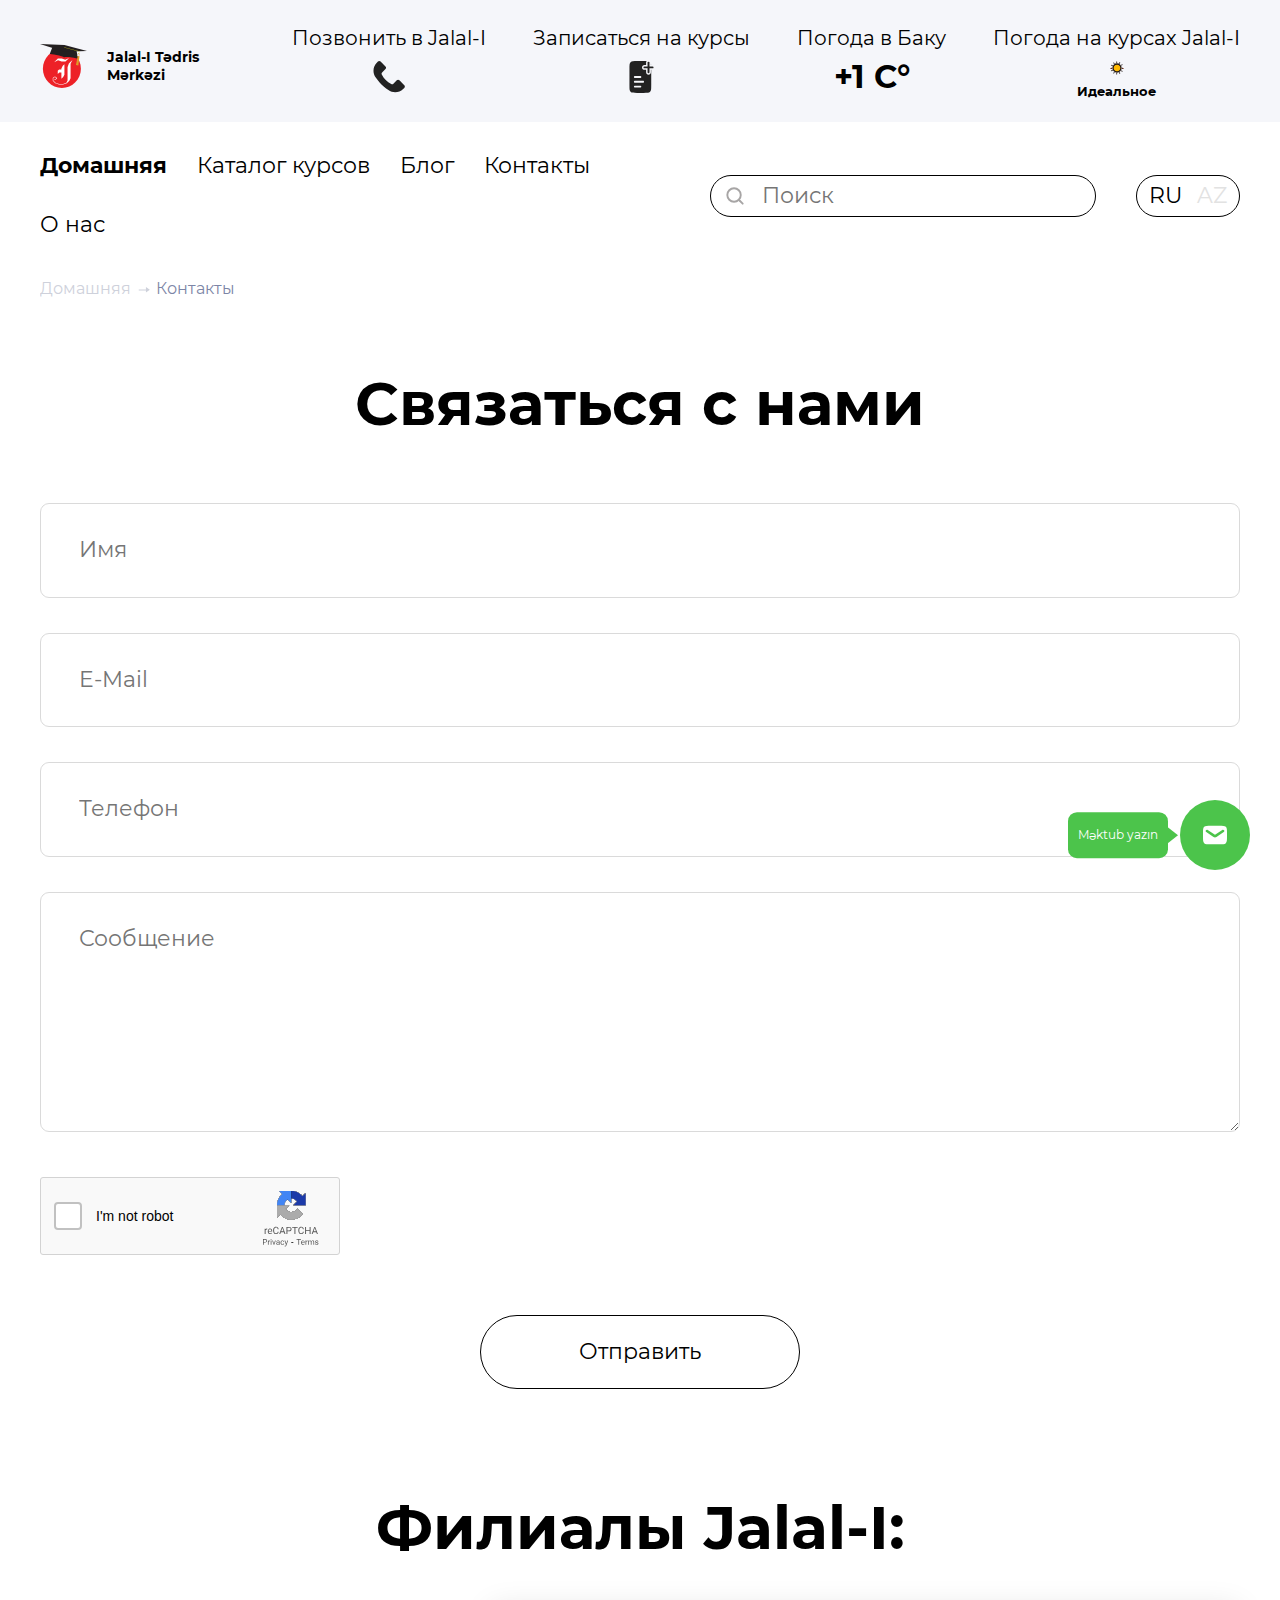
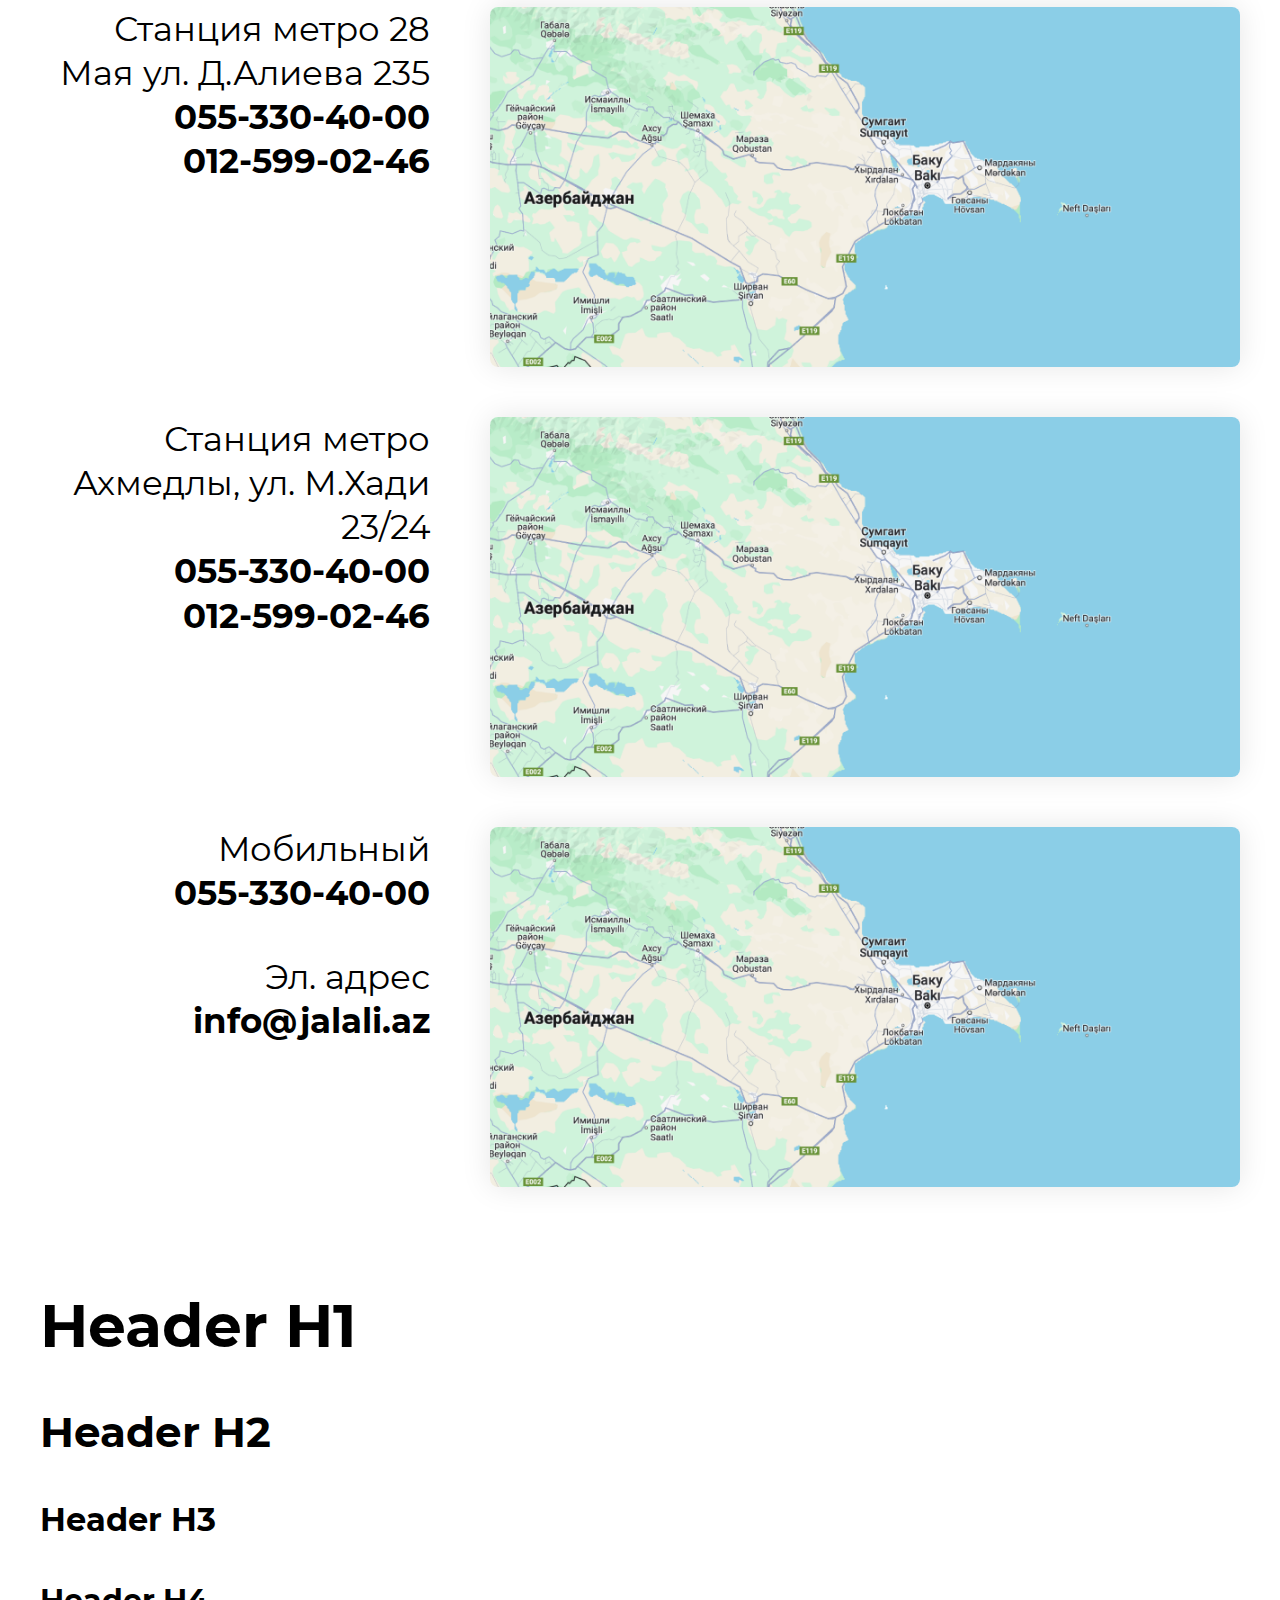
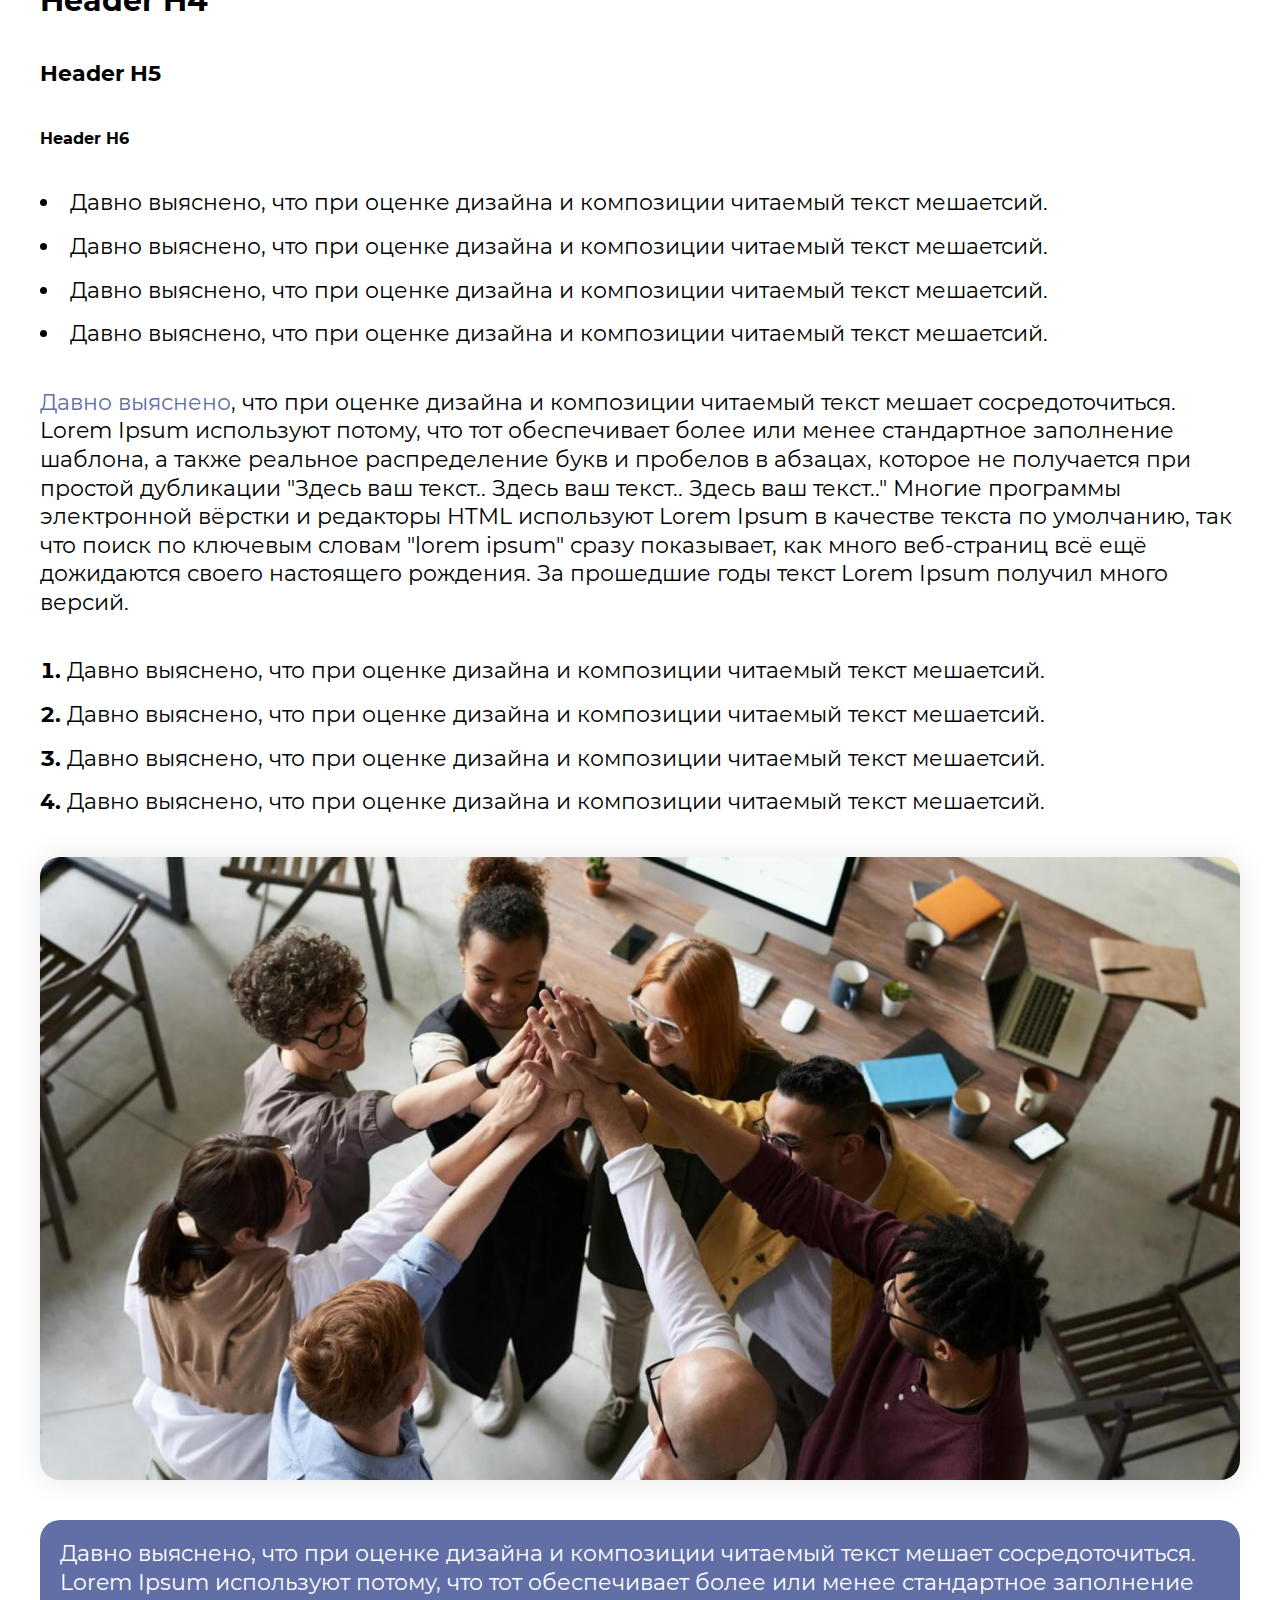
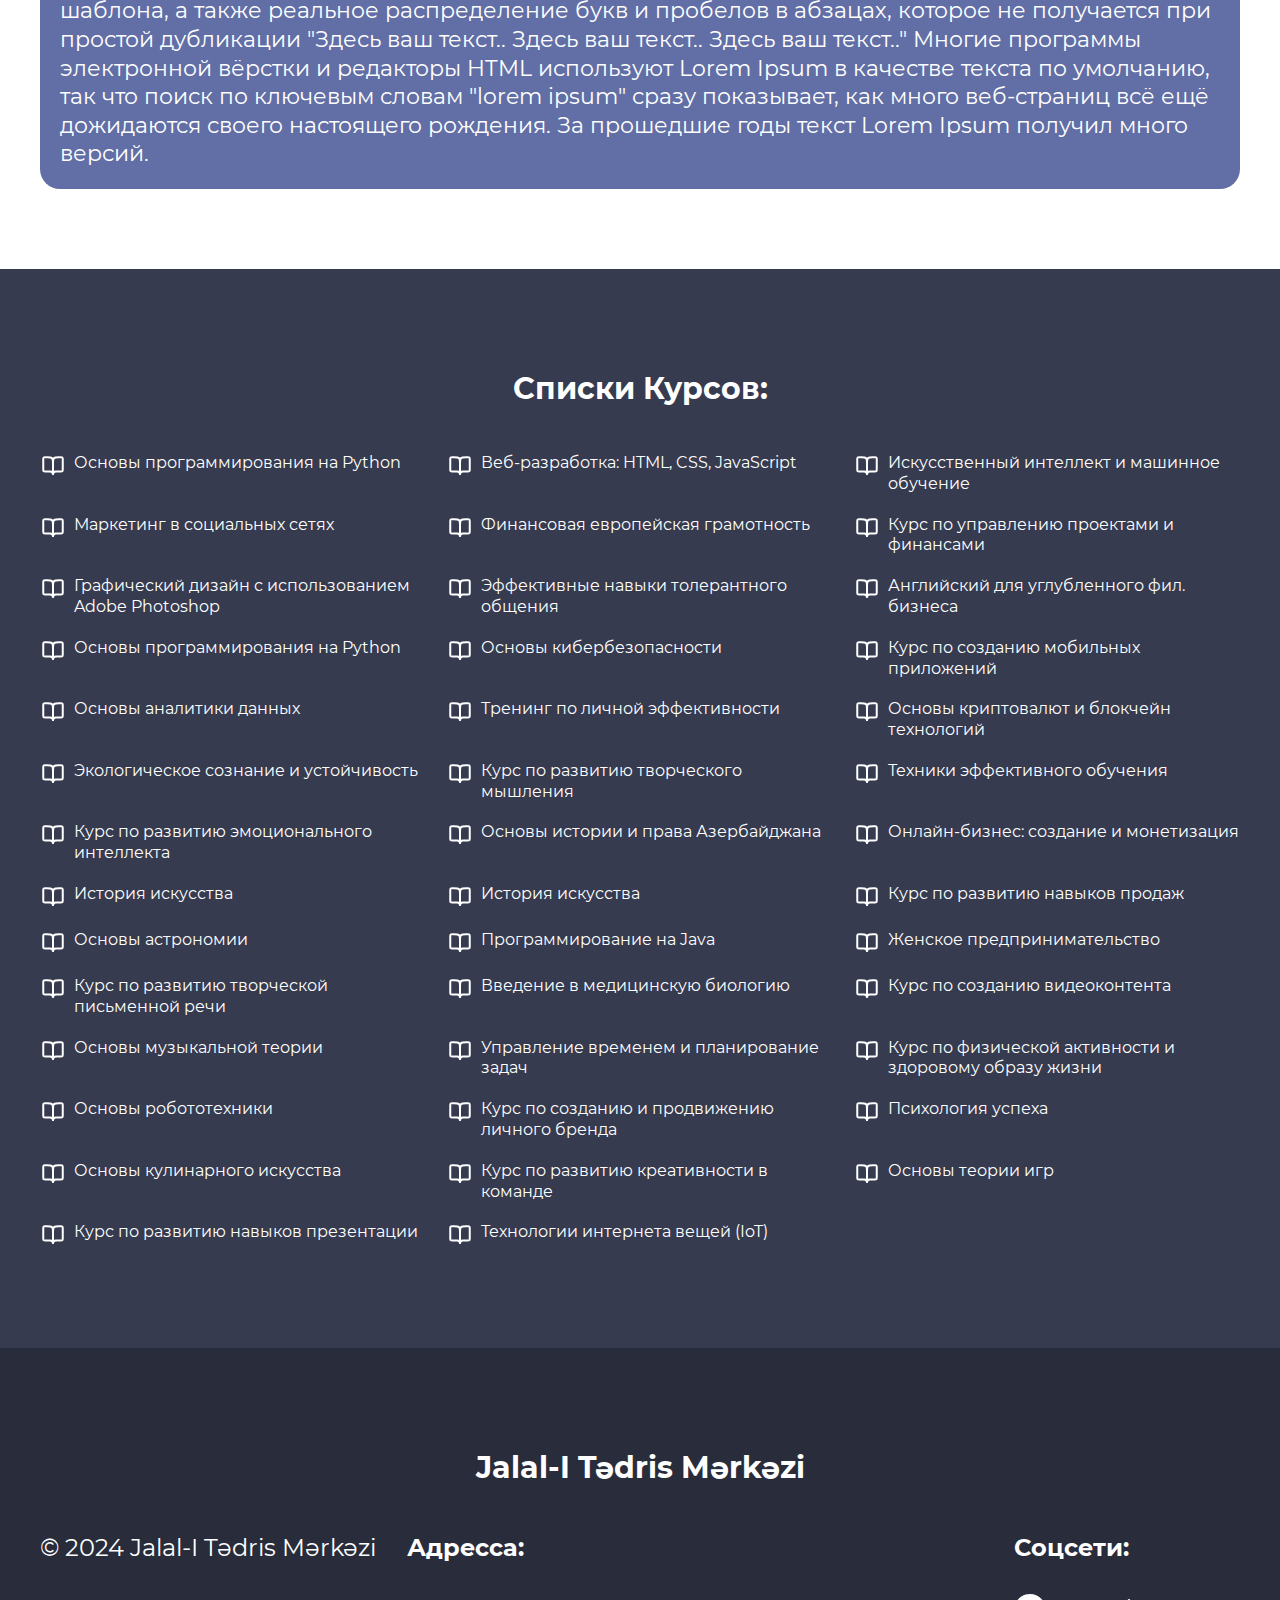
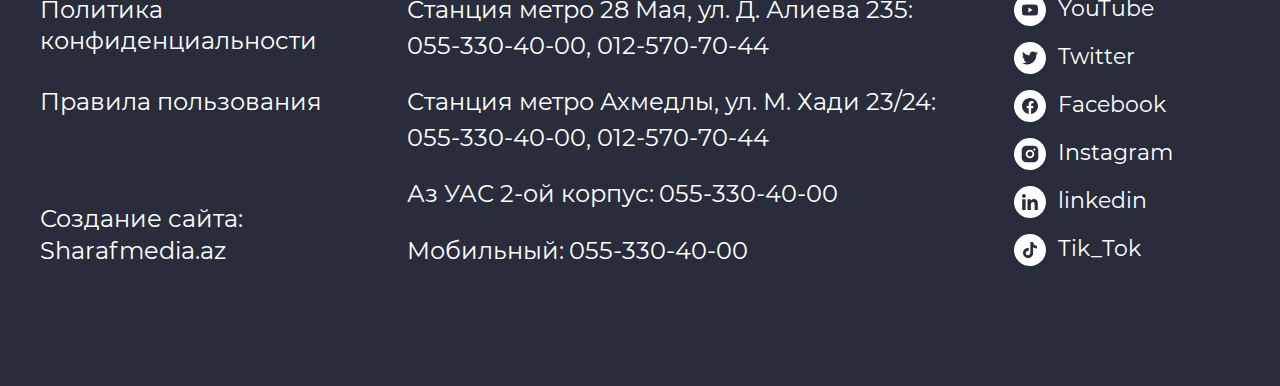
<file: contacts.html>
<!DOCTYPE html>
<html lang="en">

<head>
	<title>Contacts</title>
	<meta charset="UTF-8">
	<meta name="format-detection" content="telephone=no">
	<!-- <style>body{opacity: 0;}</style> -->
	<link rel="stylesheet" href="css/style.min.css?_v=20240326155415">
	<link rel="shortcut icon" href="favicon.ico">
	<!-- <meta name="robots" content="noindex, nofollow"> -->
	<meta name="viewport" content="width=device-width, initial-scale=1.0">
</head>

<body>
	<div class="wrapper">
		<header class="header">
			<div class="_container">
				<div class="header__top">
					<div class="header__column">
						<div class="header__column-left">
							<div class="header__burger">
								<span></span>
							</div>

							<a href="index.html" class="header__logo">
								<img src="img/logo.svg" alt="">
								<span>Jalal-I Tədris Mərkəzi</span>
							</a>
						</div>

						<div class="header__column-right">
							<div class="header__search-mobile-open">
								<img src="img/icons/search-icon.svg" alt="">
							</div>

							<div class="header__language-mobile">RU</div>
						</div>
					</div>

					<div class="header__search-mobile">
						<span class="header__search-mobile-close"></span>

						<input class="header__search-mobile-input" placeholder="Поиск" type="text" name="search" autocomplete="off">

						<img class="header__search-mobile-submit" src="img/icons/search-icon.svg" alt="">
					</div>

					<div class="header__column">
						<div class="header__info">
							<a href="#" class="header__info-item">
								<span class="header__info-text">Позвонить в Jalal-I</span>
								<img class="header__info-image" src="img/icons/phone-icon.svg" alt="">
							</a>
							<a href="#" class="header__info-item">
								<span class="header__info-text">Записаться на курсы</span>
								<img class="header__info-image" src="img/icons/list-icon.svg" alt="">
							</a>
							<a href="#" class="header__info-item">
								<span class="header__info-text">Погода в Баку</span>
								<span class="header__info-image">+1 C&deg;</span>
							</a>
							<a href="#" class="header__info-item">
								<span class="header__info-text">Погода на курсах Jalal-I</span>
								<span class="header__info-image weather">
									<span>Идеальное</span>
									<img src="img/icons/sun-icon.svg" alt="">
								</span>
							</a>
						</div>
					</div>
				</div>
			</div>
		</header>

		<div class="header__bottom">
			<div class="_container">
				<nav class="header__menu">
					<a href="index.html" class="header__menu-item active">Домашняя</a>
					<a href="catalog.html" class="header__menu-item">Каталог курсов</a>
					<a href="blogs.html" class="header__menu-item">Блог</a>
					<a href="contacts.html" class="header__menu-item">Контакты</a>
					<a href="about.html" class="header__menu-item">О нас</a>
				</nav>

				<div class="header__seacrh">
					<img src="img/icons/search-icon.svg" alt="">
					<input placeholder="Поиск" type="text" name="search" autocomplete="off">
				</div>

				<div class="header__language">
					<a class="active" href="#">RU</a>
					<a href="#">AZ</a>
				</div>
			</div>
		</div>

		<div class="mobile__menu">
			<nav class="mobile__menu-dody">
				<a href="index.html" class="mobile__menu-item active">Домашняя</a>
				<a href="catalog.html" class="mobile__menu-item">Каталог курсов</a>
				<a href="blogs.html" class="mobile__menu-item">Блог</a>
				<a href="contacts.html" class="mobile__menu-item">Контакты</a>
				<a href="about.html" class="mobile__menu-item">О нас</a>
			</nav>

			<div class="mobile__menu-contacts">
				<a href="#" class="mobile__menu-contacts-item">
					<span>Позвонить в Jalal-I</span>
					<img src="img/icons/phone-icon.svg" alt="">
				</a>
				<a href="#" class="mobile__menu-contacts-item">
					<span>Записаться на курсы</span>
					<img src="img/icons/list-icon.svg" alt="">
				</a>
			</div>
		</div>
		<main class="page">
			<div class="breadcrumbs">
				<div class="_container">
					<ul class="breadcrumbs__list">
						<li><a href="index.html" class="breadcrumbs__item link">Домашняя</a></li>
						<li><span class="breadcrumbs__item">Контакты</span></li>
					</ul>
				</div>
			</div>

			<form class="form">
				<div class="_container">
					<div class="form__title title">Связаться с нами</div>

					<div class="form__body">
						<input class="form__input" type="text" name="name" placeholder="Имя" autocomplete="off">
						<input class="form__input" type="text" name="email" placeholder="E-Mail" autocomplete="off">
						<input class="form__input" type="text" name="phone" placeholder="Телефон" autocomplete="off">
						<textarea class="form__input" name="message" placeholder="Сообщение" autocomplete="off"></textarea>
					</div>

					<div class="form__captcha">
						<input id="captcha" type="checkbox">
						<label for="captcha">I'm not robot</label>
						<img src="img/icons/re-captcha.svg" alt="">
					</div>

					<button class="form__button button" type="submit">Отправить</button>
				</div>
			</form>

			<div class="filial">
				<div class="_container">
					<div class="filial__title title">Филиалы Jalal-I:</div>

					<div class="filial__body">
						<div class="filial__item">
							<div class="filial__item-contacts">
								<div class="filial__item-row">
									<div class="filial__item-address">Станция метро 28 Мая ул. Д.Алиева 235</div>
									<a href="#" class="filial__item-phone">055-330-40-00</a>
									<a href="#" class="filial__item-phone">012-599-02-46</a>
								</div>
							</div>

							<div class="filial__item-map">
								<img src="img/map.png" alt="">
							</div>
						</div>

						<div class="filial__item">
							<div class="filial__item-contacts">
								<div class="filial__item-row">
									<div class="filial__item-address">Станция метро Ахмедлы, ул. М.Хади 23/24</div>
									<a href="#" class="filial__item-phone">055-330-40-00</a>
									<a href="#" class="filial__item-phone">012-599-02-46</a>
								</div>
							</div>

							<div class="filial__item-map">
								<img src="img/map.png" alt="">
							</div>
						</div>

						<div class="filial__item">
							<div class="filial__item-contacts">
								<div class="filial__item-row">
									<div class="filial__item-address">Mобильный</div>
									<a href="#" class="filial__item-phone">055-330-40-00</a>
								</div>
								<div class="filial__item-row">
									<div class="filial__item-address">Эл. адрес</div>
									<a href="#" class="filial__item-phone">info@jalali.az</a>
								</div>
							</div>

							<div class="filial__item-map">
								<img src="img/map.png" alt="">
							</div>
						</div>
					</div>
				</div>
			</div>

			<div class="info">
				<div class="_container">
					<h1>Header H1</h1>
					<h2>Header H2</h2>
					<h3>Header H3</h3>
					<h4>Header H4</h4>
					<h5>Header H5</h5>
					<h6>Header H6</h6>
					<ul>
						<li>Давно выяснено, что при оценке дизайна и композиции читаемый текст мешаетсий. </li>
						<li>Давно выяснено, что при оценке дизайна и композиции читаемый текст мешаетсий. </li>
						<li>Давно выяснено, что при оценке дизайна и композиции читаемый текст мешаетсий. </li>
						<li>Давно выяснено, что при оценке дизайна и композиции читаемый текст мешаетсий. </li>
					</ul>
					<p><a href="#">Давно выяснено</a>, что при оценке дизайна и композиции читаемый текст мешает сосредоточиться. Lorem Ipsum используют потому, что тот обеспечивает более или менее стандартное заполнение шаблона, а также реальное распределение букв и пробелов в абзацах, которое не получается при простой дубликации "Здесь ваш текст.. Здесь ваш текст.. Здесь ваш текст.." Многие программы электронной вёрстки и редакторы HTML используют Lorem Ipsum в качестве текста по умолчанию, так что поиск по ключевым словам "lorem ipsum" сразу показывает, как много веб-страниц всё ещё дожидаются своего настоящего рождения. За прошедшие годы текст Lorem Ipsum получил много версий.</p>
					<ol>
						<li>Давно выяснено, что при оценке дизайна и композиции читаемый текст мешаетсий.</li>
						<li>Давно выяснено, что при оценке дизайна и композиции читаемый текст мешаетсий.</li>
						<li>Давно выяснено, что при оценке дизайна и композиции читаемый текст мешаетсий.</li>
						<li>Давно выяснено, что при оценке дизайна и композиции читаемый текст мешаетсий.</li>
					</ol>
					<img src="img/photos/image05.jpg" alt="">
					<blockquote>Давно выяснено, что при оценке дизайна и композиции читаемый текст мешает сосредоточиться. Lorem Ipsum используют потому, что тот обеспечивает более или менее стандартное заполнение шаблона, а также реальное распределение букв и пробелов в абзацах, которое не получается при простой дубликации "Здесь ваш текст.. Здесь ваш текст.. Здесь ваш текст.." Многие программы электронной вёрстки и редакторы HTML используют Lorem Ipsum в качестве текста по умолчанию, так что поиск по ключевым словам "lorem ipsum" сразу показывает, как много веб-страниц всё ещё дожидаются своего настоящего рождения. За прошедшие годы текст Lorem Ipsum получил много версий. </blockquote>
				</div>
			</div>
		</main>
		<div class="courses">
			<div class="_container">
				<div class="courses__title">Списки Курсов:</div>

				<div class="courses__body">
					<a href="#" class="courses__item">
						<svg width="26" height="26" viewBox="0 0 26 26" fill="none" xmlns="http://www.w3.org/2000/svg">
							<path d="M5.25 18.4168H9.75C9.98214 18.4168 10.0982 18.4168 10.1962 18.4233C11.6985 18.5217 12.8951 19.7184 12.9936 21.2206C13 21.3186 13 21.4347 13 21.6668V10.3335C13 7.50507 13 6.09086 12.1213 5.21218C11.2426 4.3335 9.82843 4.3335 7 4.3335H5.25C4.30719 4.3335 3.83579 4.3335 3.54289 4.62639C3.25 4.91928 3.25 5.39069 3.25 6.3335V16.4168C3.25 17.3596 3.25 17.831 3.54289 18.1239C3.83579 18.4168 4.30719 18.4168 5.25 18.4168Z" stroke-width="2" />
							<path d="M20.75 18.4168H16.25C16.0179 18.4168 15.9018 18.4168 15.8038 18.4233C14.3015 18.5217 13.1049 19.7184 13.0064 21.2206C13 21.3186 13 21.4347 13 21.6668V10.3335C13 7.50507 13 6.09086 13.8787 5.21218C14.7574 4.3335 16.1716 4.3335 19 4.3335H20.75C21.6928 4.3335 22.1642 4.3335 22.4571 4.62639C22.75 4.91928 22.75 5.39069 22.75 6.3335V16.4168C22.75 17.3596 22.75 17.831 22.4571 18.1239C22.1642 18.4168 21.6928 18.4168 20.75 18.4168Z" stroke-width="2" />
						</svg>
						<span>Основы программирования на Python</span>
					</a>
					<a href="#" class="courses__item">
						<svg width="26" height="26" viewBox="0 0 26 26" fill="none" xmlns="http://www.w3.org/2000/svg">
							<path d="M5.25 18.4168H9.75C9.98214 18.4168 10.0982 18.4168 10.1962 18.4233C11.6985 18.5217 12.8951 19.7184 12.9936 21.2206C13 21.3186 13 21.4347 13 21.6668V10.3335C13 7.50507 13 6.09086 12.1213 5.21218C11.2426 4.3335 9.82843 4.3335 7 4.3335H5.25C4.30719 4.3335 3.83579 4.3335 3.54289 4.62639C3.25 4.91928 3.25 5.39069 3.25 6.3335V16.4168C3.25 17.3596 3.25 17.831 3.54289 18.1239C3.83579 18.4168 4.30719 18.4168 5.25 18.4168Z" stroke-width="2" />
							<path d="M20.75 18.4168H16.25C16.0179 18.4168 15.9018 18.4168 15.8038 18.4233C14.3015 18.5217 13.1049 19.7184 13.0064 21.2206C13 21.3186 13 21.4347 13 21.6668V10.3335C13 7.50507 13 6.09086 13.8787 5.21218C14.7574 4.3335 16.1716 4.3335 19 4.3335H20.75C21.6928 4.3335 22.1642 4.3335 22.4571 4.62639C22.75 4.91928 22.75 5.39069 22.75 6.3335V16.4168C22.75 17.3596 22.75 17.831 22.4571 18.1239C22.1642 18.4168 21.6928 18.4168 20.75 18.4168Z" stroke-width="2" />
						</svg>
						<span>Веб-разработка: HTML, CSS, JavaScript</span>
					</a>
					<a href="#" class="courses__item">
						<svg width="26" height="26" viewBox="0 0 26 26" fill="none" xmlns="http://www.w3.org/2000/svg">
							<path d="M5.25 18.4168H9.75C9.98214 18.4168 10.0982 18.4168 10.1962 18.4233C11.6985 18.5217 12.8951 19.7184 12.9936 21.2206C13 21.3186 13 21.4347 13 21.6668V10.3335C13 7.50507 13 6.09086 12.1213 5.21218C11.2426 4.3335 9.82843 4.3335 7 4.3335H5.25C4.30719 4.3335 3.83579 4.3335 3.54289 4.62639C3.25 4.91928 3.25 5.39069 3.25 6.3335V16.4168C3.25 17.3596 3.25 17.831 3.54289 18.1239C3.83579 18.4168 4.30719 18.4168 5.25 18.4168Z" stroke-width="2" />
							<path d="M20.75 18.4168H16.25C16.0179 18.4168 15.9018 18.4168 15.8038 18.4233C14.3015 18.5217 13.1049 19.7184 13.0064 21.2206C13 21.3186 13 21.4347 13 21.6668V10.3335C13 7.50507 13 6.09086 13.8787 5.21218C14.7574 4.3335 16.1716 4.3335 19 4.3335H20.75C21.6928 4.3335 22.1642 4.3335 22.4571 4.62639C22.75 4.91928 22.75 5.39069 22.75 6.3335V16.4168C22.75 17.3596 22.75 17.831 22.4571 18.1239C22.1642 18.4168 21.6928 18.4168 20.75 18.4168Z" stroke-width="2" />
						</svg>
						<span>Искусственный интеллект и машинное обучение</span>
					</a>
					<a href="#" class="courses__item">
						<svg width="26" height="26" viewBox="0 0 26 26" fill="none" xmlns="http://www.w3.org/2000/svg">
							<path d="M5.25 18.4168H9.75C9.98214 18.4168 10.0982 18.4168 10.1962 18.4233C11.6985 18.5217 12.8951 19.7184 12.9936 21.2206C13 21.3186 13 21.4347 13 21.6668V10.3335C13 7.50507 13 6.09086 12.1213 5.21218C11.2426 4.3335 9.82843 4.3335 7 4.3335H5.25C4.30719 4.3335 3.83579 4.3335 3.54289 4.62639C3.25 4.91928 3.25 5.39069 3.25 6.3335V16.4168C3.25 17.3596 3.25 17.831 3.54289 18.1239C3.83579 18.4168 4.30719 18.4168 5.25 18.4168Z" stroke-width="2" />
							<path d="M20.75 18.4168H16.25C16.0179 18.4168 15.9018 18.4168 15.8038 18.4233C14.3015 18.5217 13.1049 19.7184 13.0064 21.2206C13 21.3186 13 21.4347 13 21.6668V10.3335C13 7.50507 13 6.09086 13.8787 5.21218C14.7574 4.3335 16.1716 4.3335 19 4.3335H20.75C21.6928 4.3335 22.1642 4.3335 22.4571 4.62639C22.75 4.91928 22.75 5.39069 22.75 6.3335V16.4168C22.75 17.3596 22.75 17.831 22.4571 18.1239C22.1642 18.4168 21.6928 18.4168 20.75 18.4168Z" stroke-width="2" />
						</svg>
						<span>Маркетинг в социальных сетях</span>
					</a>
					<a href="#" class="courses__item">
						<svg width="26" height="26" viewBox="0 0 26 26" fill="none" xmlns="http://www.w3.org/2000/svg">
							<path d="M5.25 18.4168H9.75C9.98214 18.4168 10.0982 18.4168 10.1962 18.4233C11.6985 18.5217 12.8951 19.7184 12.9936 21.2206C13 21.3186 13 21.4347 13 21.6668V10.3335C13 7.50507 13 6.09086 12.1213 5.21218C11.2426 4.3335 9.82843 4.3335 7 4.3335H5.25C4.30719 4.3335 3.83579 4.3335 3.54289 4.62639C3.25 4.91928 3.25 5.39069 3.25 6.3335V16.4168C3.25 17.3596 3.25 17.831 3.54289 18.1239C3.83579 18.4168 4.30719 18.4168 5.25 18.4168Z" stroke-width="2" />
							<path d="M20.75 18.4168H16.25C16.0179 18.4168 15.9018 18.4168 15.8038 18.4233C14.3015 18.5217 13.1049 19.7184 13.0064 21.2206C13 21.3186 13 21.4347 13 21.6668V10.3335C13 7.50507 13 6.09086 13.8787 5.21218C14.7574 4.3335 16.1716 4.3335 19 4.3335H20.75C21.6928 4.3335 22.1642 4.3335 22.4571 4.62639C22.75 4.91928 22.75 5.39069 22.75 6.3335V16.4168C22.75 17.3596 22.75 17.831 22.4571 18.1239C22.1642 18.4168 21.6928 18.4168 20.75 18.4168Z" stroke-width="2" />
						</svg>
						<span>Финансовая европейская грамотность</span>
					</a>
					<a href="#" class="courses__item">
						<svg width="26" height="26" viewBox="0 0 26 26" fill="none" xmlns="http://www.w3.org/2000/svg">
							<path d="M5.25 18.4168H9.75C9.98214 18.4168 10.0982 18.4168 10.1962 18.4233C11.6985 18.5217 12.8951 19.7184 12.9936 21.2206C13 21.3186 13 21.4347 13 21.6668V10.3335C13 7.50507 13 6.09086 12.1213 5.21218C11.2426 4.3335 9.82843 4.3335 7 4.3335H5.25C4.30719 4.3335 3.83579 4.3335 3.54289 4.62639C3.25 4.91928 3.25 5.39069 3.25 6.3335V16.4168C3.25 17.3596 3.25 17.831 3.54289 18.1239C3.83579 18.4168 4.30719 18.4168 5.25 18.4168Z" stroke-width="2" />
							<path d="M20.75 18.4168H16.25C16.0179 18.4168 15.9018 18.4168 15.8038 18.4233C14.3015 18.5217 13.1049 19.7184 13.0064 21.2206C13 21.3186 13 21.4347 13 21.6668V10.3335C13 7.50507 13 6.09086 13.8787 5.21218C14.7574 4.3335 16.1716 4.3335 19 4.3335H20.75C21.6928 4.3335 22.1642 4.3335 22.4571 4.62639C22.75 4.91928 22.75 5.39069 22.75 6.3335V16.4168C22.75 17.3596 22.75 17.831 22.4571 18.1239C22.1642 18.4168 21.6928 18.4168 20.75 18.4168Z" stroke-width="2" />
						</svg>
						<span>Курс по управлению проектами и финансами</span>
					</a>
					<a href="#" class="courses__item">
						<svg width="26" height="26" viewBox="0 0 26 26" fill="none" xmlns="http://www.w3.org/2000/svg">
							<path d="M5.25 18.4168H9.75C9.98214 18.4168 10.0982 18.4168 10.1962 18.4233C11.6985 18.5217 12.8951 19.7184 12.9936 21.2206C13 21.3186 13 21.4347 13 21.6668V10.3335C13 7.50507 13 6.09086 12.1213 5.21218C11.2426 4.3335 9.82843 4.3335 7 4.3335H5.25C4.30719 4.3335 3.83579 4.3335 3.54289 4.62639C3.25 4.91928 3.25 5.39069 3.25 6.3335V16.4168C3.25 17.3596 3.25 17.831 3.54289 18.1239C3.83579 18.4168 4.30719 18.4168 5.25 18.4168Z" stroke-width="2" />
							<path d="M20.75 18.4168H16.25C16.0179 18.4168 15.9018 18.4168 15.8038 18.4233C14.3015 18.5217 13.1049 19.7184 13.0064 21.2206C13 21.3186 13 21.4347 13 21.6668V10.3335C13 7.50507 13 6.09086 13.8787 5.21218C14.7574 4.3335 16.1716 4.3335 19 4.3335H20.75C21.6928 4.3335 22.1642 4.3335 22.4571 4.62639C22.75 4.91928 22.75 5.39069 22.75 6.3335V16.4168C22.75 17.3596 22.75 17.831 22.4571 18.1239C22.1642 18.4168 21.6928 18.4168 20.75 18.4168Z" stroke-width="2" />
						</svg>
						<span>Графический дизайн с использованием Adobe Photoshop</span>
					</a>
					<a href="#" class="courses__item">
						<svg width="26" height="26" viewBox="0 0 26 26" fill="none" xmlns="http://www.w3.org/2000/svg">
							<path d="M5.25 18.4168H9.75C9.98214 18.4168 10.0982 18.4168 10.1962 18.4233C11.6985 18.5217 12.8951 19.7184 12.9936 21.2206C13 21.3186 13 21.4347 13 21.6668V10.3335C13 7.50507 13 6.09086 12.1213 5.21218C11.2426 4.3335 9.82843 4.3335 7 4.3335H5.25C4.30719 4.3335 3.83579 4.3335 3.54289 4.62639C3.25 4.91928 3.25 5.39069 3.25 6.3335V16.4168C3.25 17.3596 3.25 17.831 3.54289 18.1239C3.83579 18.4168 4.30719 18.4168 5.25 18.4168Z" stroke-width="2" />
							<path d="M20.75 18.4168H16.25C16.0179 18.4168 15.9018 18.4168 15.8038 18.4233C14.3015 18.5217 13.1049 19.7184 13.0064 21.2206C13 21.3186 13 21.4347 13 21.6668V10.3335C13 7.50507 13 6.09086 13.8787 5.21218C14.7574 4.3335 16.1716 4.3335 19 4.3335H20.75C21.6928 4.3335 22.1642 4.3335 22.4571 4.62639C22.75 4.91928 22.75 5.39069 22.75 6.3335V16.4168C22.75 17.3596 22.75 17.831 22.4571 18.1239C22.1642 18.4168 21.6928 18.4168 20.75 18.4168Z" stroke-width="2" />
						</svg>
						<span>Эффективные навыки толерантного общения</span>
					</a>
					<a href="#" class="courses__item">
						<svg width="26" height="26" viewBox="0 0 26 26" fill="none" xmlns="http://www.w3.org/2000/svg">
							<path d="M5.25 18.4168H9.75C9.98214 18.4168 10.0982 18.4168 10.1962 18.4233C11.6985 18.5217 12.8951 19.7184 12.9936 21.2206C13 21.3186 13 21.4347 13 21.6668V10.3335C13 7.50507 13 6.09086 12.1213 5.21218C11.2426 4.3335 9.82843 4.3335 7 4.3335H5.25C4.30719 4.3335 3.83579 4.3335 3.54289 4.62639C3.25 4.91928 3.25 5.39069 3.25 6.3335V16.4168C3.25 17.3596 3.25 17.831 3.54289 18.1239C3.83579 18.4168 4.30719 18.4168 5.25 18.4168Z" stroke-width="2" />
							<path d="M20.75 18.4168H16.25C16.0179 18.4168 15.9018 18.4168 15.8038 18.4233C14.3015 18.5217 13.1049 19.7184 13.0064 21.2206C13 21.3186 13 21.4347 13 21.6668V10.3335C13 7.50507 13 6.09086 13.8787 5.21218C14.7574 4.3335 16.1716 4.3335 19 4.3335H20.75C21.6928 4.3335 22.1642 4.3335 22.4571 4.62639C22.75 4.91928 22.75 5.39069 22.75 6.3335V16.4168C22.75 17.3596 22.75 17.831 22.4571 18.1239C22.1642 18.4168 21.6928 18.4168 20.75 18.4168Z" stroke-width="2" />
						</svg>
						<span>Английский для углубленного фил. бизнеса</span>
					</a>
					<a href="#" class="courses__item">
						<svg width="26" height="26" viewBox="0 0 26 26" fill="none" xmlns="http://www.w3.org/2000/svg">
							<path d="M5.25 18.4168H9.75C9.98214 18.4168 10.0982 18.4168 10.1962 18.4233C11.6985 18.5217 12.8951 19.7184 12.9936 21.2206C13 21.3186 13 21.4347 13 21.6668V10.3335C13 7.50507 13 6.09086 12.1213 5.21218C11.2426 4.3335 9.82843 4.3335 7 4.3335H5.25C4.30719 4.3335 3.83579 4.3335 3.54289 4.62639C3.25 4.91928 3.25 5.39069 3.25 6.3335V16.4168C3.25 17.3596 3.25 17.831 3.54289 18.1239C3.83579 18.4168 4.30719 18.4168 5.25 18.4168Z" stroke-width="2" />
							<path d="M20.75 18.4168H16.25C16.0179 18.4168 15.9018 18.4168 15.8038 18.4233C14.3015 18.5217 13.1049 19.7184 13.0064 21.2206C13 21.3186 13 21.4347 13 21.6668V10.3335C13 7.50507 13 6.09086 13.8787 5.21218C14.7574 4.3335 16.1716 4.3335 19 4.3335H20.75C21.6928 4.3335 22.1642 4.3335 22.4571 4.62639C22.75 4.91928 22.75 5.39069 22.75 6.3335V16.4168C22.75 17.3596 22.75 17.831 22.4571 18.1239C22.1642 18.4168 21.6928 18.4168 20.75 18.4168Z" stroke-width="2" />
						</svg>
						<span>Основы программирования на Python</span>
					</a>
					<a href="#" class="courses__item">
						<svg width="26" height="26" viewBox="0 0 26 26" fill="none" xmlns="http://www.w3.org/2000/svg">
							<path d="M5.25 18.4168H9.75C9.98214 18.4168 10.0982 18.4168 10.1962 18.4233C11.6985 18.5217 12.8951 19.7184 12.9936 21.2206C13 21.3186 13 21.4347 13 21.6668V10.3335C13 7.50507 13 6.09086 12.1213 5.21218C11.2426 4.3335 9.82843 4.3335 7 4.3335H5.25C4.30719 4.3335 3.83579 4.3335 3.54289 4.62639C3.25 4.91928 3.25 5.39069 3.25 6.3335V16.4168C3.25 17.3596 3.25 17.831 3.54289 18.1239C3.83579 18.4168 4.30719 18.4168 5.25 18.4168Z" stroke-width="2" />
							<path d="M20.75 18.4168H16.25C16.0179 18.4168 15.9018 18.4168 15.8038 18.4233C14.3015 18.5217 13.1049 19.7184 13.0064 21.2206C13 21.3186 13 21.4347 13 21.6668V10.3335C13 7.50507 13 6.09086 13.8787 5.21218C14.7574 4.3335 16.1716 4.3335 19 4.3335H20.75C21.6928 4.3335 22.1642 4.3335 22.4571 4.62639C22.75 4.91928 22.75 5.39069 22.75 6.3335V16.4168C22.75 17.3596 22.75 17.831 22.4571 18.1239C22.1642 18.4168 21.6928 18.4168 20.75 18.4168Z" stroke-width="2" />
						</svg>
						<span>Основы кибербезопасности</span>
					</a>
					<a href="#" class="courses__item">
						<svg width="26" height="26" viewBox="0 0 26 26" fill="none" xmlns="http://www.w3.org/2000/svg">
							<path d="M5.25 18.4168H9.75C9.98214 18.4168 10.0982 18.4168 10.1962 18.4233C11.6985 18.5217 12.8951 19.7184 12.9936 21.2206C13 21.3186 13 21.4347 13 21.6668V10.3335C13 7.50507 13 6.09086 12.1213 5.21218C11.2426 4.3335 9.82843 4.3335 7 4.3335H5.25C4.30719 4.3335 3.83579 4.3335 3.54289 4.62639C3.25 4.91928 3.25 5.39069 3.25 6.3335V16.4168C3.25 17.3596 3.25 17.831 3.54289 18.1239C3.83579 18.4168 4.30719 18.4168 5.25 18.4168Z" stroke-width="2" />
							<path d="M20.75 18.4168H16.25C16.0179 18.4168 15.9018 18.4168 15.8038 18.4233C14.3015 18.5217 13.1049 19.7184 13.0064 21.2206C13 21.3186 13 21.4347 13 21.6668V10.3335C13 7.50507 13 6.09086 13.8787 5.21218C14.7574 4.3335 16.1716 4.3335 19 4.3335H20.75C21.6928 4.3335 22.1642 4.3335 22.4571 4.62639C22.75 4.91928 22.75 5.39069 22.75 6.3335V16.4168C22.75 17.3596 22.75 17.831 22.4571 18.1239C22.1642 18.4168 21.6928 18.4168 20.75 18.4168Z" stroke-width="2" />
						</svg>
						<span>Курс по созданию мобильных приложений</span>
					</a>
					<a href="#" class="courses__item">
						<svg width="26" height="26" viewBox="0 0 26 26" fill="none" xmlns="http://www.w3.org/2000/svg">
							<path d="M5.25 18.4168H9.75C9.98214 18.4168 10.0982 18.4168 10.1962 18.4233C11.6985 18.5217 12.8951 19.7184 12.9936 21.2206C13 21.3186 13 21.4347 13 21.6668V10.3335C13 7.50507 13 6.09086 12.1213 5.21218C11.2426 4.3335 9.82843 4.3335 7 4.3335H5.25C4.30719 4.3335 3.83579 4.3335 3.54289 4.62639C3.25 4.91928 3.25 5.39069 3.25 6.3335V16.4168C3.25 17.3596 3.25 17.831 3.54289 18.1239C3.83579 18.4168 4.30719 18.4168 5.25 18.4168Z" stroke-width="2" />
							<path d="M20.75 18.4168H16.25C16.0179 18.4168 15.9018 18.4168 15.8038 18.4233C14.3015 18.5217 13.1049 19.7184 13.0064 21.2206C13 21.3186 13 21.4347 13 21.6668V10.3335C13 7.50507 13 6.09086 13.8787 5.21218C14.7574 4.3335 16.1716 4.3335 19 4.3335H20.75C21.6928 4.3335 22.1642 4.3335 22.4571 4.62639C22.75 4.91928 22.75 5.39069 22.75 6.3335V16.4168C22.75 17.3596 22.75 17.831 22.4571 18.1239C22.1642 18.4168 21.6928 18.4168 20.75 18.4168Z" stroke-width="2" />
						</svg>
						<span>Основы аналитики данных</span>
					</a>
					<a href="#" class="courses__item">
						<svg width="26" height="26" viewBox="0 0 26 26" fill="none" xmlns="http://www.w3.org/2000/svg">
							<path d="M5.25 18.4168H9.75C9.98214 18.4168 10.0982 18.4168 10.1962 18.4233C11.6985 18.5217 12.8951 19.7184 12.9936 21.2206C13 21.3186 13 21.4347 13 21.6668V10.3335C13 7.50507 13 6.09086 12.1213 5.21218C11.2426 4.3335 9.82843 4.3335 7 4.3335H5.25C4.30719 4.3335 3.83579 4.3335 3.54289 4.62639C3.25 4.91928 3.25 5.39069 3.25 6.3335V16.4168C3.25 17.3596 3.25 17.831 3.54289 18.1239C3.83579 18.4168 4.30719 18.4168 5.25 18.4168Z" stroke-width="2" />
							<path d="M20.75 18.4168H16.25C16.0179 18.4168 15.9018 18.4168 15.8038 18.4233C14.3015 18.5217 13.1049 19.7184 13.0064 21.2206C13 21.3186 13 21.4347 13 21.6668V10.3335C13 7.50507 13 6.09086 13.8787 5.21218C14.7574 4.3335 16.1716 4.3335 19 4.3335H20.75C21.6928 4.3335 22.1642 4.3335 22.4571 4.62639C22.75 4.91928 22.75 5.39069 22.75 6.3335V16.4168C22.75 17.3596 22.75 17.831 22.4571 18.1239C22.1642 18.4168 21.6928 18.4168 20.75 18.4168Z" stroke-width="2" />
						</svg>
						<span>Тренинг по личной эффективности</span>
					</a>
					<a href="#" class="courses__item">
						<svg width="26" height="26" viewBox="0 0 26 26" fill="none" xmlns="http://www.w3.org/2000/svg">
							<path d="M5.25 18.4168H9.75C9.98214 18.4168 10.0982 18.4168 10.1962 18.4233C11.6985 18.5217 12.8951 19.7184 12.9936 21.2206C13 21.3186 13 21.4347 13 21.6668V10.3335C13 7.50507 13 6.09086 12.1213 5.21218C11.2426 4.3335 9.82843 4.3335 7 4.3335H5.25C4.30719 4.3335 3.83579 4.3335 3.54289 4.62639C3.25 4.91928 3.25 5.39069 3.25 6.3335V16.4168C3.25 17.3596 3.25 17.831 3.54289 18.1239C3.83579 18.4168 4.30719 18.4168 5.25 18.4168Z" stroke-width="2" />
							<path d="M20.75 18.4168H16.25C16.0179 18.4168 15.9018 18.4168 15.8038 18.4233C14.3015 18.5217 13.1049 19.7184 13.0064 21.2206C13 21.3186 13 21.4347 13 21.6668V10.3335C13 7.50507 13 6.09086 13.8787 5.21218C14.7574 4.3335 16.1716 4.3335 19 4.3335H20.75C21.6928 4.3335 22.1642 4.3335 22.4571 4.62639C22.75 4.91928 22.75 5.39069 22.75 6.3335V16.4168C22.75 17.3596 22.75 17.831 22.4571 18.1239C22.1642 18.4168 21.6928 18.4168 20.75 18.4168Z" stroke-width="2" />
						</svg>
						<span>Основы криптовалют и блокчейн технологий</span>
					</a>
					<a href="#" class="courses__item">
						<svg width="26" height="26" viewBox="0 0 26 26" fill="none" xmlns="http://www.w3.org/2000/svg">
							<path d="M5.25 18.4168H9.75C9.98214 18.4168 10.0982 18.4168 10.1962 18.4233C11.6985 18.5217 12.8951 19.7184 12.9936 21.2206C13 21.3186 13 21.4347 13 21.6668V10.3335C13 7.50507 13 6.09086 12.1213 5.21218C11.2426 4.3335 9.82843 4.3335 7 4.3335H5.25C4.30719 4.3335 3.83579 4.3335 3.54289 4.62639C3.25 4.91928 3.25 5.39069 3.25 6.3335V16.4168C3.25 17.3596 3.25 17.831 3.54289 18.1239C3.83579 18.4168 4.30719 18.4168 5.25 18.4168Z" stroke-width="2" />
							<path d="M20.75 18.4168H16.25C16.0179 18.4168 15.9018 18.4168 15.8038 18.4233C14.3015 18.5217 13.1049 19.7184 13.0064 21.2206C13 21.3186 13 21.4347 13 21.6668V10.3335C13 7.50507 13 6.09086 13.8787 5.21218C14.7574 4.3335 16.1716 4.3335 19 4.3335H20.75C21.6928 4.3335 22.1642 4.3335 22.4571 4.62639C22.75 4.91928 22.75 5.39069 22.75 6.3335V16.4168C22.75 17.3596 22.75 17.831 22.4571 18.1239C22.1642 18.4168 21.6928 18.4168 20.75 18.4168Z" stroke-width="2" />
						</svg>
						<span>Экологическое сознание и устойчивость</span>
					</a>
					<a href="#" class="courses__item">
						<svg width="26" height="26" viewBox="0 0 26 26" fill="none" xmlns="http://www.w3.org/2000/svg">
							<path d="M5.25 18.4168H9.75C9.98214 18.4168 10.0982 18.4168 10.1962 18.4233C11.6985 18.5217 12.8951 19.7184 12.9936 21.2206C13 21.3186 13 21.4347 13 21.6668V10.3335C13 7.50507 13 6.09086 12.1213 5.21218C11.2426 4.3335 9.82843 4.3335 7 4.3335H5.25C4.30719 4.3335 3.83579 4.3335 3.54289 4.62639C3.25 4.91928 3.25 5.39069 3.25 6.3335V16.4168C3.25 17.3596 3.25 17.831 3.54289 18.1239C3.83579 18.4168 4.30719 18.4168 5.25 18.4168Z" stroke-width="2" />
							<path d="M20.75 18.4168H16.25C16.0179 18.4168 15.9018 18.4168 15.8038 18.4233C14.3015 18.5217 13.1049 19.7184 13.0064 21.2206C13 21.3186 13 21.4347 13 21.6668V10.3335C13 7.50507 13 6.09086 13.8787 5.21218C14.7574 4.3335 16.1716 4.3335 19 4.3335H20.75C21.6928 4.3335 22.1642 4.3335 22.4571 4.62639C22.75 4.91928 22.75 5.39069 22.75 6.3335V16.4168C22.75 17.3596 22.75 17.831 22.4571 18.1239C22.1642 18.4168 21.6928 18.4168 20.75 18.4168Z" stroke-width="2" />
						</svg>
						<span>Курс по развитию творческого мышления</span>
					</a>
					<a href="#" class="courses__item">
						<svg width="26" height="26" viewBox="0 0 26 26" fill="none" xmlns="http://www.w3.org/2000/svg">
							<path d="M5.25 18.4168H9.75C9.98214 18.4168 10.0982 18.4168 10.1962 18.4233C11.6985 18.5217 12.8951 19.7184 12.9936 21.2206C13 21.3186 13 21.4347 13 21.6668V10.3335C13 7.50507 13 6.09086 12.1213 5.21218C11.2426 4.3335 9.82843 4.3335 7 4.3335H5.25C4.30719 4.3335 3.83579 4.3335 3.54289 4.62639C3.25 4.91928 3.25 5.39069 3.25 6.3335V16.4168C3.25 17.3596 3.25 17.831 3.54289 18.1239C3.83579 18.4168 4.30719 18.4168 5.25 18.4168Z" stroke-width="2" />
							<path d="M20.75 18.4168H16.25C16.0179 18.4168 15.9018 18.4168 15.8038 18.4233C14.3015 18.5217 13.1049 19.7184 13.0064 21.2206C13 21.3186 13 21.4347 13 21.6668V10.3335C13 7.50507 13 6.09086 13.8787 5.21218C14.7574 4.3335 16.1716 4.3335 19 4.3335H20.75C21.6928 4.3335 22.1642 4.3335 22.4571 4.62639C22.75 4.91928 22.75 5.39069 22.75 6.3335V16.4168C22.75 17.3596 22.75 17.831 22.4571 18.1239C22.1642 18.4168 21.6928 18.4168 20.75 18.4168Z" stroke-width="2" />
						</svg>
						<span>Техники эффективного обучения</span>
					</a>
					<a href="#" class="courses__item">
						<svg width="26" height="26" viewBox="0 0 26 26" fill="none" xmlns="http://www.w3.org/2000/svg">
							<path d="M5.25 18.4168H9.75C9.98214 18.4168 10.0982 18.4168 10.1962 18.4233C11.6985 18.5217 12.8951 19.7184 12.9936 21.2206C13 21.3186 13 21.4347 13 21.6668V10.3335C13 7.50507 13 6.09086 12.1213 5.21218C11.2426 4.3335 9.82843 4.3335 7 4.3335H5.25C4.30719 4.3335 3.83579 4.3335 3.54289 4.62639C3.25 4.91928 3.25 5.39069 3.25 6.3335V16.4168C3.25 17.3596 3.25 17.831 3.54289 18.1239C3.83579 18.4168 4.30719 18.4168 5.25 18.4168Z" stroke-width="2" />
							<path d="M20.75 18.4168H16.25C16.0179 18.4168 15.9018 18.4168 15.8038 18.4233C14.3015 18.5217 13.1049 19.7184 13.0064 21.2206C13 21.3186 13 21.4347 13 21.6668V10.3335C13 7.50507 13 6.09086 13.8787 5.21218C14.7574 4.3335 16.1716 4.3335 19 4.3335H20.75C21.6928 4.3335 22.1642 4.3335 22.4571 4.62639C22.75 4.91928 22.75 5.39069 22.75 6.3335V16.4168C22.75 17.3596 22.75 17.831 22.4571 18.1239C22.1642 18.4168 21.6928 18.4168 20.75 18.4168Z" stroke-width="2" />
						</svg>
						<span>Курс по развитию эмоционального интеллекта</span>
					</a>
					<a href="#" class="courses__item">
						<svg width="26" height="26" viewBox="0 0 26 26" fill="none" xmlns="http://www.w3.org/2000/svg">
							<path d="M5.25 18.4168H9.75C9.98214 18.4168 10.0982 18.4168 10.1962 18.4233C11.6985 18.5217 12.8951 19.7184 12.9936 21.2206C13 21.3186 13 21.4347 13 21.6668V10.3335C13 7.50507 13 6.09086 12.1213 5.21218C11.2426 4.3335 9.82843 4.3335 7 4.3335H5.25C4.30719 4.3335 3.83579 4.3335 3.54289 4.62639C3.25 4.91928 3.25 5.39069 3.25 6.3335V16.4168C3.25 17.3596 3.25 17.831 3.54289 18.1239C3.83579 18.4168 4.30719 18.4168 5.25 18.4168Z" stroke-width="2" />
							<path d="M20.75 18.4168H16.25C16.0179 18.4168 15.9018 18.4168 15.8038 18.4233C14.3015 18.5217 13.1049 19.7184 13.0064 21.2206C13 21.3186 13 21.4347 13 21.6668V10.3335C13 7.50507 13 6.09086 13.8787 5.21218C14.7574 4.3335 16.1716 4.3335 19 4.3335H20.75C21.6928 4.3335 22.1642 4.3335 22.4571 4.62639C22.75 4.91928 22.75 5.39069 22.75 6.3335V16.4168C22.75 17.3596 22.75 17.831 22.4571 18.1239C22.1642 18.4168 21.6928 18.4168 20.75 18.4168Z" stroke-width="2" />
						</svg>
						<span>Основы истории и права Азербайджана</span>
					</a>
					<a href="#" class="courses__item">
						<svg width="26" height="26" viewBox="0 0 26 26" fill="none" xmlns="http://www.w3.org/2000/svg">
							<path d="M5.25 18.4168H9.75C9.98214 18.4168 10.0982 18.4168 10.1962 18.4233C11.6985 18.5217 12.8951 19.7184 12.9936 21.2206C13 21.3186 13 21.4347 13 21.6668V10.3335C13 7.50507 13 6.09086 12.1213 5.21218C11.2426 4.3335 9.82843 4.3335 7 4.3335H5.25C4.30719 4.3335 3.83579 4.3335 3.54289 4.62639C3.25 4.91928 3.25 5.39069 3.25 6.3335V16.4168C3.25 17.3596 3.25 17.831 3.54289 18.1239C3.83579 18.4168 4.30719 18.4168 5.25 18.4168Z" stroke-width="2" />
							<path d="M20.75 18.4168H16.25C16.0179 18.4168 15.9018 18.4168 15.8038 18.4233C14.3015 18.5217 13.1049 19.7184 13.0064 21.2206C13 21.3186 13 21.4347 13 21.6668V10.3335C13 7.50507 13 6.09086 13.8787 5.21218C14.7574 4.3335 16.1716 4.3335 19 4.3335H20.75C21.6928 4.3335 22.1642 4.3335 22.4571 4.62639C22.75 4.91928 22.75 5.39069 22.75 6.3335V16.4168C22.75 17.3596 22.75 17.831 22.4571 18.1239C22.1642 18.4168 21.6928 18.4168 20.75 18.4168Z" stroke-width="2" />
						</svg>
						<span>Онлайн-бизнес: создание и монетизация</span>
					</a>
					<a href="#" class="courses__item">
						<svg width="26" height="26" viewBox="0 0 26 26" fill="none" xmlns="http://www.w3.org/2000/svg">
							<path d="M5.25 18.4168H9.75C9.98214 18.4168 10.0982 18.4168 10.1962 18.4233C11.6985 18.5217 12.8951 19.7184 12.9936 21.2206C13 21.3186 13 21.4347 13 21.6668V10.3335C13 7.50507 13 6.09086 12.1213 5.21218C11.2426 4.3335 9.82843 4.3335 7 4.3335H5.25C4.30719 4.3335 3.83579 4.3335 3.54289 4.62639C3.25 4.91928 3.25 5.39069 3.25 6.3335V16.4168C3.25 17.3596 3.25 17.831 3.54289 18.1239C3.83579 18.4168 4.30719 18.4168 5.25 18.4168Z" stroke-width="2" />
							<path d="M20.75 18.4168H16.25C16.0179 18.4168 15.9018 18.4168 15.8038 18.4233C14.3015 18.5217 13.1049 19.7184 13.0064 21.2206C13 21.3186 13 21.4347 13 21.6668V10.3335C13 7.50507 13 6.09086 13.8787 5.21218C14.7574 4.3335 16.1716 4.3335 19 4.3335H20.75C21.6928 4.3335 22.1642 4.3335 22.4571 4.62639C22.75 4.91928 22.75 5.39069 22.75 6.3335V16.4168C22.75 17.3596 22.75 17.831 22.4571 18.1239C22.1642 18.4168 21.6928 18.4168 20.75 18.4168Z" stroke-width="2" />
						</svg>
						<span>История искусства</span>
					</a>
					<a href="#" class="courses__item">
						<svg width="26" height="26" viewBox="0 0 26 26" fill="none" xmlns="http://www.w3.org/2000/svg">
							<path d="M5.25 18.4168H9.75C9.98214 18.4168 10.0982 18.4168 10.1962 18.4233C11.6985 18.5217 12.8951 19.7184 12.9936 21.2206C13 21.3186 13 21.4347 13 21.6668V10.3335C13 7.50507 13 6.09086 12.1213 5.21218C11.2426 4.3335 9.82843 4.3335 7 4.3335H5.25C4.30719 4.3335 3.83579 4.3335 3.54289 4.62639C3.25 4.91928 3.25 5.39069 3.25 6.3335V16.4168C3.25 17.3596 3.25 17.831 3.54289 18.1239C3.83579 18.4168 4.30719 18.4168 5.25 18.4168Z" stroke-width="2" />
							<path d="M20.75 18.4168H16.25C16.0179 18.4168 15.9018 18.4168 15.8038 18.4233C14.3015 18.5217 13.1049 19.7184 13.0064 21.2206C13 21.3186 13 21.4347 13 21.6668V10.3335C13 7.50507 13 6.09086 13.8787 5.21218C14.7574 4.3335 16.1716 4.3335 19 4.3335H20.75C21.6928 4.3335 22.1642 4.3335 22.4571 4.62639C22.75 4.91928 22.75 5.39069 22.75 6.3335V16.4168C22.75 17.3596 22.75 17.831 22.4571 18.1239C22.1642 18.4168 21.6928 18.4168 20.75 18.4168Z" stroke-width="2" />
						</svg>
						<span>История искусства</span>
					</a>
					<a href="#" class="courses__item">
						<svg width="26" height="26" viewBox="0 0 26 26" fill="none" xmlns="http://www.w3.org/2000/svg">
							<path d="M5.25 18.4168H9.75C9.98214 18.4168 10.0982 18.4168 10.1962 18.4233C11.6985 18.5217 12.8951 19.7184 12.9936 21.2206C13 21.3186 13 21.4347 13 21.6668V10.3335C13 7.50507 13 6.09086 12.1213 5.21218C11.2426 4.3335 9.82843 4.3335 7 4.3335H5.25C4.30719 4.3335 3.83579 4.3335 3.54289 4.62639C3.25 4.91928 3.25 5.39069 3.25 6.3335V16.4168C3.25 17.3596 3.25 17.831 3.54289 18.1239C3.83579 18.4168 4.30719 18.4168 5.25 18.4168Z" stroke-width="2" />
							<path d="M20.75 18.4168H16.25C16.0179 18.4168 15.9018 18.4168 15.8038 18.4233C14.3015 18.5217 13.1049 19.7184 13.0064 21.2206C13 21.3186 13 21.4347 13 21.6668V10.3335C13 7.50507 13 6.09086 13.8787 5.21218C14.7574 4.3335 16.1716 4.3335 19 4.3335H20.75C21.6928 4.3335 22.1642 4.3335 22.4571 4.62639C22.75 4.91928 22.75 5.39069 22.75 6.3335V16.4168C22.75 17.3596 22.75 17.831 22.4571 18.1239C22.1642 18.4168 21.6928 18.4168 20.75 18.4168Z" stroke-width="2" />
						</svg>
						<span>Курс по развитию навыков продаж</span>
					</a>
					<a href="#" class="courses__item">
						<svg width="26" height="26" viewBox="0 0 26 26" fill="none" xmlns="http://www.w3.org/2000/svg">
							<path d="M5.25 18.4168H9.75C9.98214 18.4168 10.0982 18.4168 10.1962 18.4233C11.6985 18.5217 12.8951 19.7184 12.9936 21.2206C13 21.3186 13 21.4347 13 21.6668V10.3335C13 7.50507 13 6.09086 12.1213 5.21218C11.2426 4.3335 9.82843 4.3335 7 4.3335H5.25C4.30719 4.3335 3.83579 4.3335 3.54289 4.62639C3.25 4.91928 3.25 5.39069 3.25 6.3335V16.4168C3.25 17.3596 3.25 17.831 3.54289 18.1239C3.83579 18.4168 4.30719 18.4168 5.25 18.4168Z" stroke-width="2" />
							<path d="M20.75 18.4168H16.25C16.0179 18.4168 15.9018 18.4168 15.8038 18.4233C14.3015 18.5217 13.1049 19.7184 13.0064 21.2206C13 21.3186 13 21.4347 13 21.6668V10.3335C13 7.50507 13 6.09086 13.8787 5.21218C14.7574 4.3335 16.1716 4.3335 19 4.3335H20.75C21.6928 4.3335 22.1642 4.3335 22.4571 4.62639C22.75 4.91928 22.75 5.39069 22.75 6.3335V16.4168C22.75 17.3596 22.75 17.831 22.4571 18.1239C22.1642 18.4168 21.6928 18.4168 20.75 18.4168Z" stroke-width="2" />
						</svg>
						<span>Основы астрономии</span>
					</a>
					<a href="#" class="courses__item">
						<svg width="26" height="26" viewBox="0 0 26 26" fill="none" xmlns="http://www.w3.org/2000/svg">
							<path d="M5.25 18.4168H9.75C9.98214 18.4168 10.0982 18.4168 10.1962 18.4233C11.6985 18.5217 12.8951 19.7184 12.9936 21.2206C13 21.3186 13 21.4347 13 21.6668V10.3335C13 7.50507 13 6.09086 12.1213 5.21218C11.2426 4.3335 9.82843 4.3335 7 4.3335H5.25C4.30719 4.3335 3.83579 4.3335 3.54289 4.62639C3.25 4.91928 3.25 5.39069 3.25 6.3335V16.4168C3.25 17.3596 3.25 17.831 3.54289 18.1239C3.83579 18.4168 4.30719 18.4168 5.25 18.4168Z" stroke-width="2" />
							<path d="M20.75 18.4168H16.25C16.0179 18.4168 15.9018 18.4168 15.8038 18.4233C14.3015 18.5217 13.1049 19.7184 13.0064 21.2206C13 21.3186 13 21.4347 13 21.6668V10.3335C13 7.50507 13 6.09086 13.8787 5.21218C14.7574 4.3335 16.1716 4.3335 19 4.3335H20.75C21.6928 4.3335 22.1642 4.3335 22.4571 4.62639C22.75 4.91928 22.75 5.39069 22.75 6.3335V16.4168C22.75 17.3596 22.75 17.831 22.4571 18.1239C22.1642 18.4168 21.6928 18.4168 20.75 18.4168Z" stroke-width="2" />
						</svg>
						<span>Программирование на Java</span>
					</a>
					<a href="#" class="courses__item">
						<svg width="26" height="26" viewBox="0 0 26 26" fill="none" xmlns="http://www.w3.org/2000/svg">
							<path d="M5.25 18.4168H9.75C9.98214 18.4168 10.0982 18.4168 10.1962 18.4233C11.6985 18.5217 12.8951 19.7184 12.9936 21.2206C13 21.3186 13 21.4347 13 21.6668V10.3335C13 7.50507 13 6.09086 12.1213 5.21218C11.2426 4.3335 9.82843 4.3335 7 4.3335H5.25C4.30719 4.3335 3.83579 4.3335 3.54289 4.62639C3.25 4.91928 3.25 5.39069 3.25 6.3335V16.4168C3.25 17.3596 3.25 17.831 3.54289 18.1239C3.83579 18.4168 4.30719 18.4168 5.25 18.4168Z" stroke-width="2" />
							<path d="M20.75 18.4168H16.25C16.0179 18.4168 15.9018 18.4168 15.8038 18.4233C14.3015 18.5217 13.1049 19.7184 13.0064 21.2206C13 21.3186 13 21.4347 13 21.6668V10.3335C13 7.50507 13 6.09086 13.8787 5.21218C14.7574 4.3335 16.1716 4.3335 19 4.3335H20.75C21.6928 4.3335 22.1642 4.3335 22.4571 4.62639C22.75 4.91928 22.75 5.39069 22.75 6.3335V16.4168C22.75 17.3596 22.75 17.831 22.4571 18.1239C22.1642 18.4168 21.6928 18.4168 20.75 18.4168Z" stroke-width="2" />
						</svg>
						<span>Женское предпринимательство</span>
					</a>
					<a href="#" class="courses__item">
						<svg width="26" height="26" viewBox="0 0 26 26" fill="none" xmlns="http://www.w3.org/2000/svg">
							<path d="M5.25 18.4168H9.75C9.98214 18.4168 10.0982 18.4168 10.1962 18.4233C11.6985 18.5217 12.8951 19.7184 12.9936 21.2206C13 21.3186 13 21.4347 13 21.6668V10.3335C13 7.50507 13 6.09086 12.1213 5.21218C11.2426 4.3335 9.82843 4.3335 7 4.3335H5.25C4.30719 4.3335 3.83579 4.3335 3.54289 4.62639C3.25 4.91928 3.25 5.39069 3.25 6.3335V16.4168C3.25 17.3596 3.25 17.831 3.54289 18.1239C3.83579 18.4168 4.30719 18.4168 5.25 18.4168Z" stroke-width="2" />
							<path d="M20.75 18.4168H16.25C16.0179 18.4168 15.9018 18.4168 15.8038 18.4233C14.3015 18.5217 13.1049 19.7184 13.0064 21.2206C13 21.3186 13 21.4347 13 21.6668V10.3335C13 7.50507 13 6.09086 13.8787 5.21218C14.7574 4.3335 16.1716 4.3335 19 4.3335H20.75C21.6928 4.3335 22.1642 4.3335 22.4571 4.62639C22.75 4.91928 22.75 5.39069 22.75 6.3335V16.4168C22.75 17.3596 22.75 17.831 22.4571 18.1239C22.1642 18.4168 21.6928 18.4168 20.75 18.4168Z" stroke-width="2" />
						</svg>
						<span>Курс по развитию творческой письменной речи</span>
					</a>
					<a href="#" class="courses__item">
						<svg width="26" height="26" viewBox="0 0 26 26" fill="none" xmlns="http://www.w3.org/2000/svg">
							<path d="M5.25 18.4168H9.75C9.98214 18.4168 10.0982 18.4168 10.1962 18.4233C11.6985 18.5217 12.8951 19.7184 12.9936 21.2206C13 21.3186 13 21.4347 13 21.6668V10.3335C13 7.50507 13 6.09086 12.1213 5.21218C11.2426 4.3335 9.82843 4.3335 7 4.3335H5.25C4.30719 4.3335 3.83579 4.3335 3.54289 4.62639C3.25 4.91928 3.25 5.39069 3.25 6.3335V16.4168C3.25 17.3596 3.25 17.831 3.54289 18.1239C3.83579 18.4168 4.30719 18.4168 5.25 18.4168Z" stroke-width="2" />
							<path d="M20.75 18.4168H16.25C16.0179 18.4168 15.9018 18.4168 15.8038 18.4233C14.3015 18.5217 13.1049 19.7184 13.0064 21.2206C13 21.3186 13 21.4347 13 21.6668V10.3335C13 7.50507 13 6.09086 13.8787 5.21218C14.7574 4.3335 16.1716 4.3335 19 4.3335H20.75C21.6928 4.3335 22.1642 4.3335 22.4571 4.62639C22.75 4.91928 22.75 5.39069 22.75 6.3335V16.4168C22.75 17.3596 22.75 17.831 22.4571 18.1239C22.1642 18.4168 21.6928 18.4168 20.75 18.4168Z" stroke-width="2" />
						</svg>
						<span>Введение в медицинскую биологию</span>
					</a>
					<a href="#" class="courses__item">
						<svg width="26" height="26" viewBox="0 0 26 26" fill="none" xmlns="http://www.w3.org/2000/svg">
							<path d="M5.25 18.4168H9.75C9.98214 18.4168 10.0982 18.4168 10.1962 18.4233C11.6985 18.5217 12.8951 19.7184 12.9936 21.2206C13 21.3186 13 21.4347 13 21.6668V10.3335C13 7.50507 13 6.09086 12.1213 5.21218C11.2426 4.3335 9.82843 4.3335 7 4.3335H5.25C4.30719 4.3335 3.83579 4.3335 3.54289 4.62639C3.25 4.91928 3.25 5.39069 3.25 6.3335V16.4168C3.25 17.3596 3.25 17.831 3.54289 18.1239C3.83579 18.4168 4.30719 18.4168 5.25 18.4168Z" stroke-width="2" />
							<path d="M20.75 18.4168H16.25C16.0179 18.4168 15.9018 18.4168 15.8038 18.4233C14.3015 18.5217 13.1049 19.7184 13.0064 21.2206C13 21.3186 13 21.4347 13 21.6668V10.3335C13 7.50507 13 6.09086 13.8787 5.21218C14.7574 4.3335 16.1716 4.3335 19 4.3335H20.75C21.6928 4.3335 22.1642 4.3335 22.4571 4.62639C22.75 4.91928 22.75 5.39069 22.75 6.3335V16.4168C22.75 17.3596 22.75 17.831 22.4571 18.1239C22.1642 18.4168 21.6928 18.4168 20.75 18.4168Z" stroke-width="2" />
						</svg>
						<span>Курс по созданию видеоконтента</span>
					</a>
					<a href="#" class="courses__item">
						<svg width="26" height="26" viewBox="0 0 26 26" fill="none" xmlns="http://www.w3.org/2000/svg">
							<path d="M5.25 18.4168H9.75C9.98214 18.4168 10.0982 18.4168 10.1962 18.4233C11.6985 18.5217 12.8951 19.7184 12.9936 21.2206C13 21.3186 13 21.4347 13 21.6668V10.3335C13 7.50507 13 6.09086 12.1213 5.21218C11.2426 4.3335 9.82843 4.3335 7 4.3335H5.25C4.30719 4.3335 3.83579 4.3335 3.54289 4.62639C3.25 4.91928 3.25 5.39069 3.25 6.3335V16.4168C3.25 17.3596 3.25 17.831 3.54289 18.1239C3.83579 18.4168 4.30719 18.4168 5.25 18.4168Z" stroke-width="2" />
							<path d="M20.75 18.4168H16.25C16.0179 18.4168 15.9018 18.4168 15.8038 18.4233C14.3015 18.5217 13.1049 19.7184 13.0064 21.2206C13 21.3186 13 21.4347 13 21.6668V10.3335C13 7.50507 13 6.09086 13.8787 5.21218C14.7574 4.3335 16.1716 4.3335 19 4.3335H20.75C21.6928 4.3335 22.1642 4.3335 22.4571 4.62639C22.75 4.91928 22.75 5.39069 22.75 6.3335V16.4168C22.75 17.3596 22.75 17.831 22.4571 18.1239C22.1642 18.4168 21.6928 18.4168 20.75 18.4168Z" stroke-width="2" />
						</svg>
						<span>Основы музыкальной теории</span>
					</a>
					<a href="#" class="courses__item">
						<svg width="26" height="26" viewBox="0 0 26 26" fill="none" xmlns="http://www.w3.org/2000/svg">
							<path d="M5.25 18.4168H9.75C9.98214 18.4168 10.0982 18.4168 10.1962 18.4233C11.6985 18.5217 12.8951 19.7184 12.9936 21.2206C13 21.3186 13 21.4347 13 21.6668V10.3335C13 7.50507 13 6.09086 12.1213 5.21218C11.2426 4.3335 9.82843 4.3335 7 4.3335H5.25C4.30719 4.3335 3.83579 4.3335 3.54289 4.62639C3.25 4.91928 3.25 5.39069 3.25 6.3335V16.4168C3.25 17.3596 3.25 17.831 3.54289 18.1239C3.83579 18.4168 4.30719 18.4168 5.25 18.4168Z" stroke-width="2" />
							<path d="M20.75 18.4168H16.25C16.0179 18.4168 15.9018 18.4168 15.8038 18.4233C14.3015 18.5217 13.1049 19.7184 13.0064 21.2206C13 21.3186 13 21.4347 13 21.6668V10.3335C13 7.50507 13 6.09086 13.8787 5.21218C14.7574 4.3335 16.1716 4.3335 19 4.3335H20.75C21.6928 4.3335 22.1642 4.3335 22.4571 4.62639C22.75 4.91928 22.75 5.39069 22.75 6.3335V16.4168C22.75 17.3596 22.75 17.831 22.4571 18.1239C22.1642 18.4168 21.6928 18.4168 20.75 18.4168Z" stroke-width="2" />
						</svg>
						<span>Управление временем и планирование задач</span>
					</a>
					<a href="#" class="courses__item">
						<svg width="26" height="26" viewBox="0 0 26 26" fill="none" xmlns="http://www.w3.org/2000/svg">
							<path d="M5.25 18.4168H9.75C9.98214 18.4168 10.0982 18.4168 10.1962 18.4233C11.6985 18.5217 12.8951 19.7184 12.9936 21.2206C13 21.3186 13 21.4347 13 21.6668V10.3335C13 7.50507 13 6.09086 12.1213 5.21218C11.2426 4.3335 9.82843 4.3335 7 4.3335H5.25C4.30719 4.3335 3.83579 4.3335 3.54289 4.62639C3.25 4.91928 3.25 5.39069 3.25 6.3335V16.4168C3.25 17.3596 3.25 17.831 3.54289 18.1239C3.83579 18.4168 4.30719 18.4168 5.25 18.4168Z" stroke-width="2" />
							<path d="M20.75 18.4168H16.25C16.0179 18.4168 15.9018 18.4168 15.8038 18.4233C14.3015 18.5217 13.1049 19.7184 13.0064 21.2206C13 21.3186 13 21.4347 13 21.6668V10.3335C13 7.50507 13 6.09086 13.8787 5.21218C14.7574 4.3335 16.1716 4.3335 19 4.3335H20.75C21.6928 4.3335 22.1642 4.3335 22.4571 4.62639C22.75 4.91928 22.75 5.39069 22.75 6.3335V16.4168C22.75 17.3596 22.75 17.831 22.4571 18.1239C22.1642 18.4168 21.6928 18.4168 20.75 18.4168Z" stroke-width="2" />
						</svg>
						<span>Курс по физической активности и здоровому образу жизни</span>
					</a>
					<a href="#" class="courses__item">
						<svg width="26" height="26" viewBox="0 0 26 26" fill="none" xmlns="http://www.w3.org/2000/svg">
							<path d="M5.25 18.4168H9.75C9.98214 18.4168 10.0982 18.4168 10.1962 18.4233C11.6985 18.5217 12.8951 19.7184 12.9936 21.2206C13 21.3186 13 21.4347 13 21.6668V10.3335C13 7.50507 13 6.09086 12.1213 5.21218C11.2426 4.3335 9.82843 4.3335 7 4.3335H5.25C4.30719 4.3335 3.83579 4.3335 3.54289 4.62639C3.25 4.91928 3.25 5.39069 3.25 6.3335V16.4168C3.25 17.3596 3.25 17.831 3.54289 18.1239C3.83579 18.4168 4.30719 18.4168 5.25 18.4168Z" stroke-width="2" />
							<path d="M20.75 18.4168H16.25C16.0179 18.4168 15.9018 18.4168 15.8038 18.4233C14.3015 18.5217 13.1049 19.7184 13.0064 21.2206C13 21.3186 13 21.4347 13 21.6668V10.3335C13 7.50507 13 6.09086 13.8787 5.21218C14.7574 4.3335 16.1716 4.3335 19 4.3335H20.75C21.6928 4.3335 22.1642 4.3335 22.4571 4.62639C22.75 4.91928 22.75 5.39069 22.75 6.3335V16.4168C22.75 17.3596 22.75 17.831 22.4571 18.1239C22.1642 18.4168 21.6928 18.4168 20.75 18.4168Z" stroke-width="2" />
						</svg>
						<span>Основы робототехники</span>
					</a>
					<a href="#" class="courses__item">
						<svg width="26" height="26" viewBox="0 0 26 26" fill="none" xmlns="http://www.w3.org/2000/svg">
							<path d="M5.25 18.4168H9.75C9.98214 18.4168 10.0982 18.4168 10.1962 18.4233C11.6985 18.5217 12.8951 19.7184 12.9936 21.2206C13 21.3186 13 21.4347 13 21.6668V10.3335C13 7.50507 13 6.09086 12.1213 5.21218C11.2426 4.3335 9.82843 4.3335 7 4.3335H5.25C4.30719 4.3335 3.83579 4.3335 3.54289 4.62639C3.25 4.91928 3.25 5.39069 3.25 6.3335V16.4168C3.25 17.3596 3.25 17.831 3.54289 18.1239C3.83579 18.4168 4.30719 18.4168 5.25 18.4168Z" stroke-width="2" />
							<path d="M20.75 18.4168H16.25C16.0179 18.4168 15.9018 18.4168 15.8038 18.4233C14.3015 18.5217 13.1049 19.7184 13.0064 21.2206C13 21.3186 13 21.4347 13 21.6668V10.3335C13 7.50507 13 6.09086 13.8787 5.21218C14.7574 4.3335 16.1716 4.3335 19 4.3335H20.75C21.6928 4.3335 22.1642 4.3335 22.4571 4.62639C22.75 4.91928 22.75 5.39069 22.75 6.3335V16.4168C22.75 17.3596 22.75 17.831 22.4571 18.1239C22.1642 18.4168 21.6928 18.4168 20.75 18.4168Z" stroke-width="2" />
						</svg>
						<span>Курс по созданию и продвижению личного бренда</span>
					</a>
					<a href="#" class="courses__item">
						<svg width="26" height="26" viewBox="0 0 26 26" fill="none" xmlns="http://www.w3.org/2000/svg">
							<path d="M5.25 18.4168H9.75C9.98214 18.4168 10.0982 18.4168 10.1962 18.4233C11.6985 18.5217 12.8951 19.7184 12.9936 21.2206C13 21.3186 13 21.4347 13 21.6668V10.3335C13 7.50507 13 6.09086 12.1213 5.21218C11.2426 4.3335 9.82843 4.3335 7 4.3335H5.25C4.30719 4.3335 3.83579 4.3335 3.54289 4.62639C3.25 4.91928 3.25 5.39069 3.25 6.3335V16.4168C3.25 17.3596 3.25 17.831 3.54289 18.1239C3.83579 18.4168 4.30719 18.4168 5.25 18.4168Z" stroke-width="2" />
							<path d="M20.75 18.4168H16.25C16.0179 18.4168 15.9018 18.4168 15.8038 18.4233C14.3015 18.5217 13.1049 19.7184 13.0064 21.2206C13 21.3186 13 21.4347 13 21.6668V10.3335C13 7.50507 13 6.09086 13.8787 5.21218C14.7574 4.3335 16.1716 4.3335 19 4.3335H20.75C21.6928 4.3335 22.1642 4.3335 22.4571 4.62639C22.75 4.91928 22.75 5.39069 22.75 6.3335V16.4168C22.75 17.3596 22.75 17.831 22.4571 18.1239C22.1642 18.4168 21.6928 18.4168 20.75 18.4168Z" stroke-width="2" />
						</svg>
						<span>Психология успеха</span>
					</a>
					<a href="#" class="courses__item">
						<svg width="26" height="26" viewBox="0 0 26 26" fill="none" xmlns="http://www.w3.org/2000/svg">
							<path d="M5.25 18.4168H9.75C9.98214 18.4168 10.0982 18.4168 10.1962 18.4233C11.6985 18.5217 12.8951 19.7184 12.9936 21.2206C13 21.3186 13 21.4347 13 21.6668V10.3335C13 7.50507 13 6.09086 12.1213 5.21218C11.2426 4.3335 9.82843 4.3335 7 4.3335H5.25C4.30719 4.3335 3.83579 4.3335 3.54289 4.62639C3.25 4.91928 3.25 5.39069 3.25 6.3335V16.4168C3.25 17.3596 3.25 17.831 3.54289 18.1239C3.83579 18.4168 4.30719 18.4168 5.25 18.4168Z" stroke-width="2" />
							<path d="M20.75 18.4168H16.25C16.0179 18.4168 15.9018 18.4168 15.8038 18.4233C14.3015 18.5217 13.1049 19.7184 13.0064 21.2206C13 21.3186 13 21.4347 13 21.6668V10.3335C13 7.50507 13 6.09086 13.8787 5.21218C14.7574 4.3335 16.1716 4.3335 19 4.3335H20.75C21.6928 4.3335 22.1642 4.3335 22.4571 4.62639C22.75 4.91928 22.75 5.39069 22.75 6.3335V16.4168C22.75 17.3596 22.75 17.831 22.4571 18.1239C22.1642 18.4168 21.6928 18.4168 20.75 18.4168Z" stroke-width="2" />
						</svg>
						<span>Основы кулинарного искусства</span>
					</a>
					<a href="#" class="courses__item">
						<svg width="26" height="26" viewBox="0 0 26 26" fill="none" xmlns="http://www.w3.org/2000/svg">
							<path d="M5.25 18.4168H9.75C9.98214 18.4168 10.0982 18.4168 10.1962 18.4233C11.6985 18.5217 12.8951 19.7184 12.9936 21.2206C13 21.3186 13 21.4347 13 21.6668V10.3335C13 7.50507 13 6.09086 12.1213 5.21218C11.2426 4.3335 9.82843 4.3335 7 4.3335H5.25C4.30719 4.3335 3.83579 4.3335 3.54289 4.62639C3.25 4.91928 3.25 5.39069 3.25 6.3335V16.4168C3.25 17.3596 3.25 17.831 3.54289 18.1239C3.83579 18.4168 4.30719 18.4168 5.25 18.4168Z" stroke-width="2" />
							<path d="M20.75 18.4168H16.25C16.0179 18.4168 15.9018 18.4168 15.8038 18.4233C14.3015 18.5217 13.1049 19.7184 13.0064 21.2206C13 21.3186 13 21.4347 13 21.6668V10.3335C13 7.50507 13 6.09086 13.8787 5.21218C14.7574 4.3335 16.1716 4.3335 19 4.3335H20.75C21.6928 4.3335 22.1642 4.3335 22.4571 4.62639C22.75 4.91928 22.75 5.39069 22.75 6.3335V16.4168C22.75 17.3596 22.75 17.831 22.4571 18.1239C22.1642 18.4168 21.6928 18.4168 20.75 18.4168Z" stroke-width="2" />
						</svg>
						<span>Курс по развитию креативности в команде</span>
					</a>
					<a href="#" class="courses__item">
						<svg width="26" height="26" viewBox="0 0 26 26" fill="none" xmlns="http://www.w3.org/2000/svg">
							<path d="M5.25 18.4168H9.75C9.98214 18.4168 10.0982 18.4168 10.1962 18.4233C11.6985 18.5217 12.8951 19.7184 12.9936 21.2206C13 21.3186 13 21.4347 13 21.6668V10.3335C13 7.50507 13 6.09086 12.1213 5.21218C11.2426 4.3335 9.82843 4.3335 7 4.3335H5.25C4.30719 4.3335 3.83579 4.3335 3.54289 4.62639C3.25 4.91928 3.25 5.39069 3.25 6.3335V16.4168C3.25 17.3596 3.25 17.831 3.54289 18.1239C3.83579 18.4168 4.30719 18.4168 5.25 18.4168Z" stroke-width="2" />
							<path d="M20.75 18.4168H16.25C16.0179 18.4168 15.9018 18.4168 15.8038 18.4233C14.3015 18.5217 13.1049 19.7184 13.0064 21.2206C13 21.3186 13 21.4347 13 21.6668V10.3335C13 7.50507 13 6.09086 13.8787 5.21218C14.7574 4.3335 16.1716 4.3335 19 4.3335H20.75C21.6928 4.3335 22.1642 4.3335 22.4571 4.62639C22.75 4.91928 22.75 5.39069 22.75 6.3335V16.4168C22.75 17.3596 22.75 17.831 22.4571 18.1239C22.1642 18.4168 21.6928 18.4168 20.75 18.4168Z" stroke-width="2" />
						</svg>
						<span>Основы теории игр</span>
					</a>
					<a href="#" class="courses__item">
						<svg width="26" height="26" viewBox="0 0 26 26" fill="none" xmlns="http://www.w3.org/2000/svg">
							<path d="M5.25 18.4168H9.75C9.98214 18.4168 10.0982 18.4168 10.1962 18.4233C11.6985 18.5217 12.8951 19.7184 12.9936 21.2206C13 21.3186 13 21.4347 13 21.6668V10.3335C13 7.50507 13 6.09086 12.1213 5.21218C11.2426 4.3335 9.82843 4.3335 7 4.3335H5.25C4.30719 4.3335 3.83579 4.3335 3.54289 4.62639C3.25 4.91928 3.25 5.39069 3.25 6.3335V16.4168C3.25 17.3596 3.25 17.831 3.54289 18.1239C3.83579 18.4168 4.30719 18.4168 5.25 18.4168Z" stroke-width="2" />
							<path d="M20.75 18.4168H16.25C16.0179 18.4168 15.9018 18.4168 15.8038 18.4233C14.3015 18.5217 13.1049 19.7184 13.0064 21.2206C13 21.3186 13 21.4347 13 21.6668V10.3335C13 7.50507 13 6.09086 13.8787 5.21218C14.7574 4.3335 16.1716 4.3335 19 4.3335H20.75C21.6928 4.3335 22.1642 4.3335 22.4571 4.62639C22.75 4.91928 22.75 5.39069 22.75 6.3335V16.4168C22.75 17.3596 22.75 17.831 22.4571 18.1239C22.1642 18.4168 21.6928 18.4168 20.75 18.4168Z" stroke-width="2" />
						</svg>
						<span>Курс по развитию навыков презентации</span>
					</a>
					<a href="#" class="courses__item">
						<svg width="26" height="26" viewBox="0 0 26 26" fill="none" xmlns="http://www.w3.org/2000/svg">
							<path d="M5.25 18.4168H9.75C9.98214 18.4168 10.0982 18.4168 10.1962 18.4233C11.6985 18.5217 12.8951 19.7184 12.9936 21.2206C13 21.3186 13 21.4347 13 21.6668V10.3335C13 7.50507 13 6.09086 12.1213 5.21218C11.2426 4.3335 9.82843 4.3335 7 4.3335H5.25C4.30719 4.3335 3.83579 4.3335 3.54289 4.62639C3.25 4.91928 3.25 5.39069 3.25 6.3335V16.4168C3.25 17.3596 3.25 17.831 3.54289 18.1239C3.83579 18.4168 4.30719 18.4168 5.25 18.4168Z" stroke-width="2" />
							<path d="M20.75 18.4168H16.25C16.0179 18.4168 15.9018 18.4168 15.8038 18.4233C14.3015 18.5217 13.1049 19.7184 13.0064 21.2206C13 21.3186 13 21.4347 13 21.6668V10.3335C13 7.50507 13 6.09086 13.8787 5.21218C14.7574 4.3335 16.1716 4.3335 19 4.3335H20.75C21.6928 4.3335 22.1642 4.3335 22.4571 4.62639C22.75 4.91928 22.75 5.39069 22.75 6.3335V16.4168C22.75 17.3596 22.75 17.831 22.4571 18.1239C22.1642 18.4168 21.6928 18.4168 20.75 18.4168Z" stroke-width="2" />
						</svg>
						<span>Технологии интернета вещей (IoT)</span>
					</a>
				</div>
			</div>
		</div>

		<footer class="footer">
			<div class="_container">
				<div class="footer__title">Jalal-I Tədris Mərkəzi</div>

				<div class="footer__body">
					<div class="footer__column left">
						<div class="footer__copyright">© 2024 Jalal-I Tədris Mərkəzi</div>
						<a href="#" class="footer__link">Политика конфиденциальности</a>
						<a href="#" class="footer__link">Правила пользования</a>
						<div class="footer__author">Создание сайта: <a href="#">Sharafmedia.az</a></div>
					</div>

					<div class="footer__column center">
						<div class="footer__column-title">Адресса:</div>
						<ul class="footer__list">
							<li>
								<div class="footer__list-title">Станция метро 28 Мая, ул. Д. Алиева 235:</div>
								<div class="footer__list-links">
									<a href="#">055-330-40-00</a>,
									<a href="#">012-570-70-44</a>
								</div>
							</li>
							<li>
								<div class="footer__list-title">Станция метро Ахмедлы, ул. М. Хади 23/24:</div>
								<div class="footer__list-links">
									<a href="#">055-330-40-00</a>,
									<a href="#">012-570-70-44</a>
								</div>
							</li>
							<li>
								<div class="footer__list-title">Аз УАС 2-ой корпус:</div>
								<div class="footer__list-links">
									<a href="#">055-330-40-00</a>
								</div>
							</li>
							<li>
								<div class="footer__list-title">Mобильный:</div>
								<div class="footer__list-links">
									<a href="#">055-330-40-00</a>
								</div>
							</li>
						</ul>
					</div>

					<div class="footer__column right">
						<div class="footer__column-title">Соцсети:</div>
						<div class="footer__socials">
							<a href="#" class="footer__social">
								<svg width="32" height="32" viewBox="0 0 32 32" fill="none" xmlns="http://www.w3.org/2000/svg">
									<path d="M18.6 16L14.4 13.6V18.4L18.6 16Z" />
									<path fill-rule="evenodd" clip-rule="evenodd" d="M0 16C0 7.16344 7.16344 0 16 0C24.8366 0 32 7.16344 32 16C32 24.8366 24.8366 32 16 32C7.16344 32 0 24.8366 0 16ZM22.2 10.7C22.9 10.9 23.4 11.4 23.6 12.1C24 13.4 24 16 24 16C24 16 24 18.6 23.7 19.9C23.5 20.6 23 21.1 22.3 21.3C21 21.6 16 21.6 16 21.6C16 21.6 10.9 21.6 9.7 21.3C9 21.1 8.5 20.6 8.3 19.9C8 18.6 8 16 8 16C8 16 8 13.4 8.2 12.1C8.4 11.4 8.90001 10.9 9.60001 10.7C10.9 10.4 15.9 10.4 15.9 10.4C15.9 10.4 21 10.4 22.2 10.7Z" />
								</svg>
								<span>YouTube</span>
							</a>
							<a href="#" class="footer__social">
								<svg width="32" height="32" viewBox="0 0 32 32" fill="none" xmlns="http://www.w3.org/2000/svg">
									<path fill-rule="evenodd" clip-rule="evenodd" d="M0 16C0 7.16344 7.16344 0 16 0C24.8366 0 32 7.16344 32 16C32 24.8366 24.8366 32 16 32C7.16344 32 0 24.8366 0 16ZM22.1 11.5C22.8 11.4 23.4 11.3 24 11C23.6 11.7 23 12.3 22.3 12.7C22.5 17.4 19.1 22.5 13 22.5C11.2 22.5 9.5 21.9 8 21C9.7 21.2 11.5 20.7 12.7 19.8C11.2 19.8 10 18.8 9.6 17.5C10.1 17.6 10.6 17.5 11.1 17.4C9.6 17 8.5 15.6 8.5 14.1C9 14.3 9.5 14.5 10 14.5C8.6 13.5 8.1 11.6 9 10.1C10.7 12.1 13.1 13.4 15.8 13.5C15.3 11.5 16.9 9.5 19 9.5C19.9 9.5 20.8 9.9 21.4 10.5C22.2 10.3 22.9 10.1 23.5 9.7C23.3 10.5 22.8 11.1 22.1 11.5Z" />
								</svg>
								<span>Twitter</span>
							</a>
							<a href="#" class="footer__social">
								<svg width="32" height="32" viewBox="0 0 32 32" fill="none" xmlns="http://www.w3.org/2000/svg">
									<path fill-rule="evenodd" clip-rule="evenodd" d="M0 16C0 7.16344 7.16344 0 16 0C24.8366 0 32 7.16344 32 16C32 24.8366 24.8366 32 16 32C7.16344 32 0 24.8366 0 16ZM16 8C20.4 8 24 11.6 24 16C24 20 21.1 23.4 17.1 24V18.3H19L19.4 16H17.2V14.5C17.2 13.9 17.5 13.3 18.5 13.3H19.5V11.3C19.5 11.3 18.6 11.1 17.7 11.1C15.9 11.1 14.7 12.2 14.7 14.2V16H12.7V18.3H14.7V23.9C10.9 23.3 8 20 8 16C8 11.6 11.6 8 16 8Z" />
								</svg>
								<span>Facebook</span>
							</a>
							<a href="#" class="footer__social">
								<svg width="32" height="32" viewBox="0 0 32 32" fill="none" xmlns="http://www.w3.org/2000/svg">
									<path fill-rule="evenodd" clip-rule="evenodd" d="M0 16C0 7.163 7.163 0 16 0C24.837 0 32 7.163 32 16C32 24.837 24.837 32 16 32C7.163 32 0 24.837 0 16ZM12.6 7.7C11.7 7.7 11.1 7.9 10.6 8.1C10.1 8.3 9.6 8.6 9.1 9.1C8.6 9.6 8.4 10 8.1 10.6C7.9 11.1 7.8 11.7 7.7 12.6V19.4C7.7 20.3 7.9 20.9 8.1 21.4C8.3 21.9 8.6 22.4 9.1 22.9C9.6 23.4 10 23.6 10.6 23.9C11.1 24.1 11.7 24.2 12.6 24.3H19.4C20.3 24.3 20.9 24.1 21.4 23.9C21.9 23.7 22.4 23.4 22.9 22.9C23.4 22.4 23.6 22 23.9 21.4C24.1 20.9 24.2 20.3 24.3 19.4V12.6C24.3 11.7 24.1 11.1 23.9 10.6C23.7 10.1 23.4 9.6 22.9 9.1C22.4 8.6 22 8.4 21.4 8.1C20.9 7.9 20.3 7.8 19.4 7.7H12.6ZM16 11.7C18.4 11.7 20.3 13.6 20.3 16C20.3 18.4 18.4 20.3 16 20.3C13.6 20.3 11.7 18.4 11.7 16C11.7 13.6 13.6 11.7 16 11.7ZM16 18.517C17.349 18.517 18.517 17.349 18.517 16C18.517 14.562 17.349 13.483 16 13.483C14.562 13.483 13.483 14.651 13.483 16C13.483 17.438 14.651 18.517 16 18.517ZM21.4 11.6C21.4 12.152 20.952 12.6 20.4 12.6C19.848 12.6 19.4 12.152 19.4 11.6C19.4 11.048 19.848 10.6 20.4 10.6C20.952 10.6 21.4 11.048 21.4 11.6Z" />
								</svg>
								<span>Instagram</span>
							</a>
							<a href="#" class="footer__social">
								<svg width="32" height="32" viewBox="0 0 32 32" fill="none" xmlns="http://www.w3.org/2000/svg">
									<path fill-rule="evenodd" clip-rule="evenodd" d="M0 16C0 7.16344 7.16344 0 16 0C24.8366 0 32 7.16344 32 16C32 24.8366 24.8366 32 16 32C7.16344 32 0 24.8366 0 16ZM8.2 13.3V24H11.6V13.3H8.2ZM8 9.9C8 11 8.8 11.8 9.9 11.8C11 11.8 11.8 11 11.8 9.9C11.8 8.8 11 8 9.9 8C8.9 8 8 8.8 8 9.9ZM20.6 24H23.8V17.4C23.8 14.1 21.8 13 19.9 13C18.2 13 17 14.1 16.7 14.8V13.3H13.5V24H16.9V18.3C16.9 16.8 17.9 16 18.9 16C19.9 16 20.6 16.5 20.6 18.2V24Z" />
								</svg>
								<span>linkedin</span>
							</a>
							<a href="#" class="footer__social">
								<svg width="32" height="32" viewBox="0 0 32 32" fill="none" xmlns="http://www.w3.org/2000/svg">
									<path fill-rule="evenodd" clip-rule="evenodd" d="M16 0C7.16345 0 0 7.16344 0 16C0 24.8366 7.16345 32 16 32C24.8365 32 32 24.8366 32 16C32 7.16344 24.8365 0 16 0ZM19.1182 8C19.1182 8.23775 19.1404 8.4719 19.1813 8.69851C19.3781 9.74606 19.998 10.645 20.8592 11.2059C21.4605 11.5997 22.1732 11.8263 22.9415 11.8263L22.9413 12.4393V14.5753C21.516 14.5753 20.1946 14.1184 19.1182 13.3457V18.9366C19.1182 21.7265 16.8466 24 14.0591 24C12.9827 24 11.9805 23.6581 11.1602 23.0824C9.85367 22.1648 9 20.6491 9 18.9366C9 16.143 11.2679 13.8732 14.0554 13.8769C14.2892 13.8769 14.5157 13.8955 14.7384 13.9252V14.5753L14.7302 14.5792L14.7383 14.579V16.7337C14.5231 16.6668 14.2929 16.6259 14.0554 16.6259C12.7823 16.6259 11.7467 17.6624 11.7467 18.9366C11.7467 19.8245 12.2515 20.5934 12.9864 20.9835C12.9933 20.9929 13.0002 21.0023 13.0072 21.0116L13.0195 21.0278C13.0111 21.0115 13.0013 20.9955 12.9901 20.9798C13.313 21.1507 13.6768 21.2473 14.0628 21.2473C15.3062 21.2473 16.3233 20.2554 16.3678 19.0221L16.3715 8H19.1182Z" />
								</svg>
								<span>Tik_Tok</span>
							</a>
						</div>
					</div>
				</div>
			</div>
		</footer>

		<div class="message">
			<div class="message__icon"><img src="img/icons/email-icon.svg" alt=""></div>
			<div class="message__name">Məktub yazın</div>
		</div>

	</div>
	<script src="js/app.min.js?_v=20240326155415"></script>
</body>

</html>
</file>
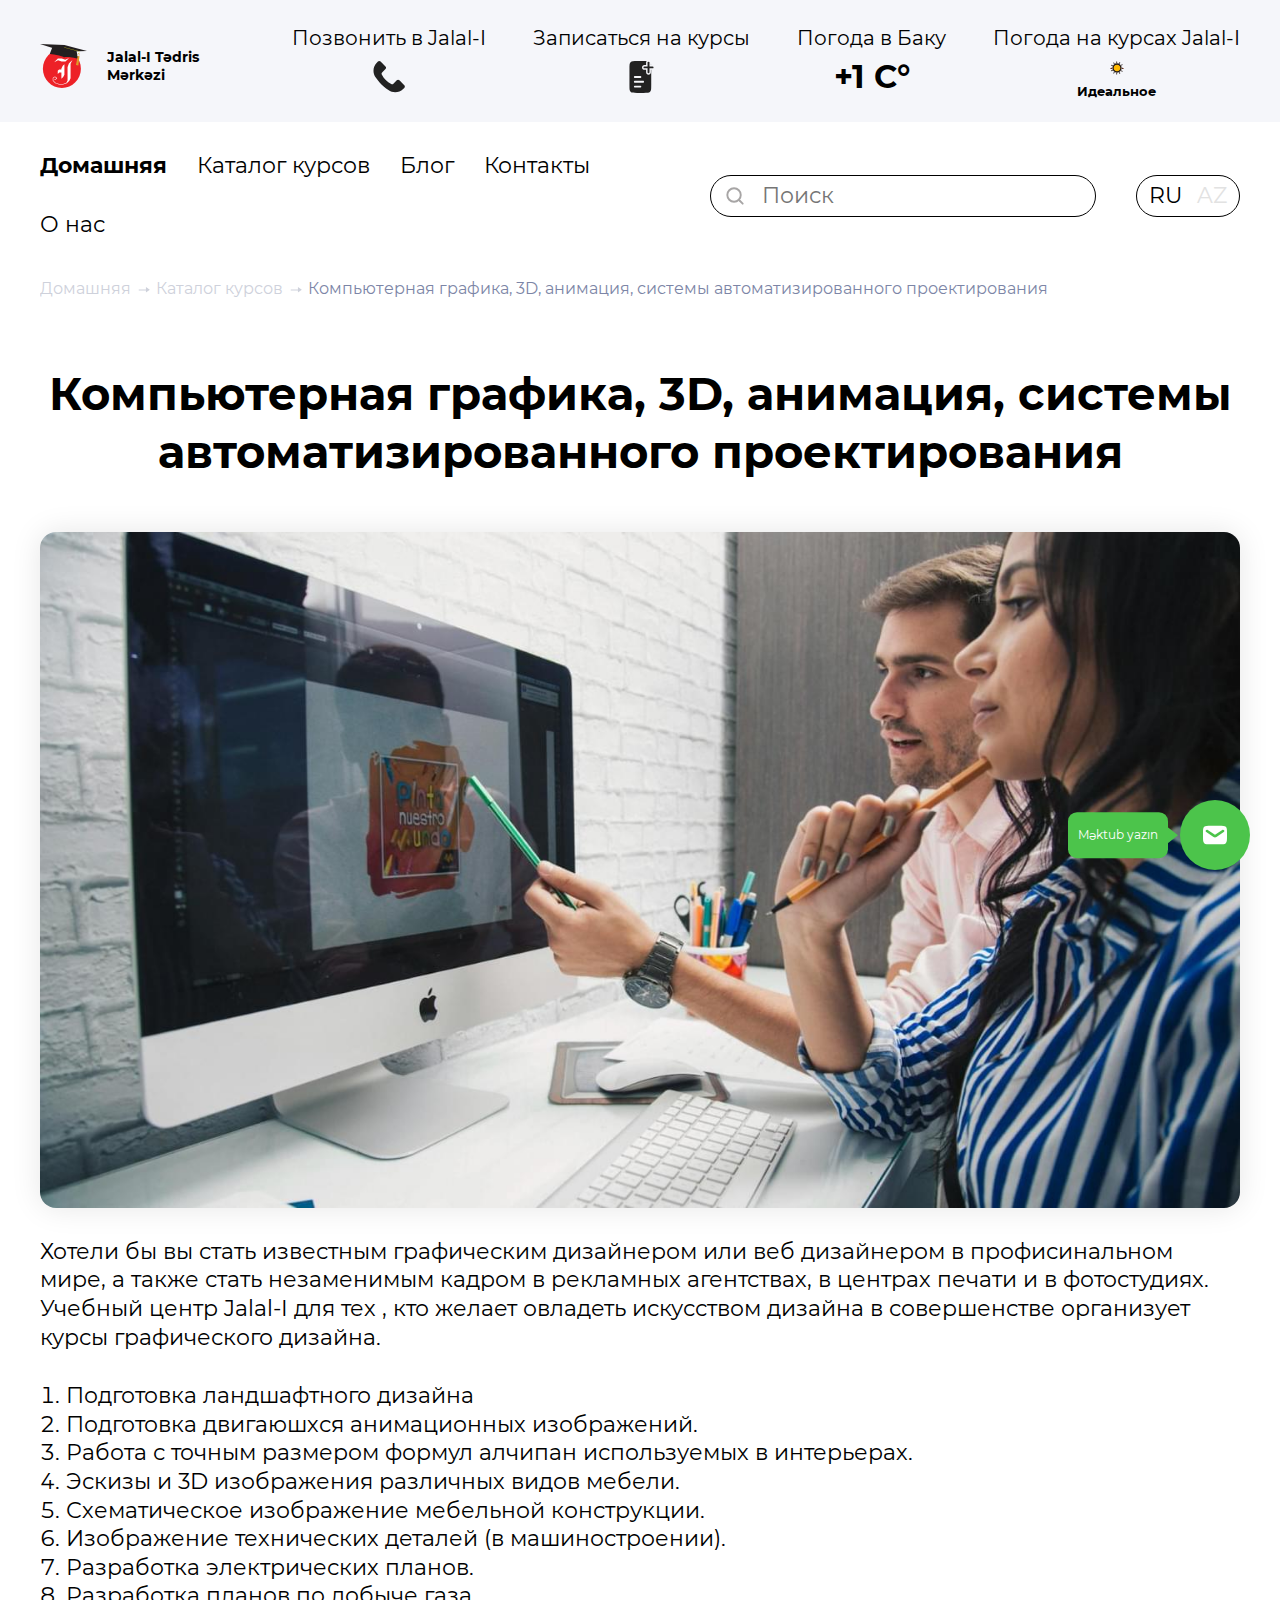
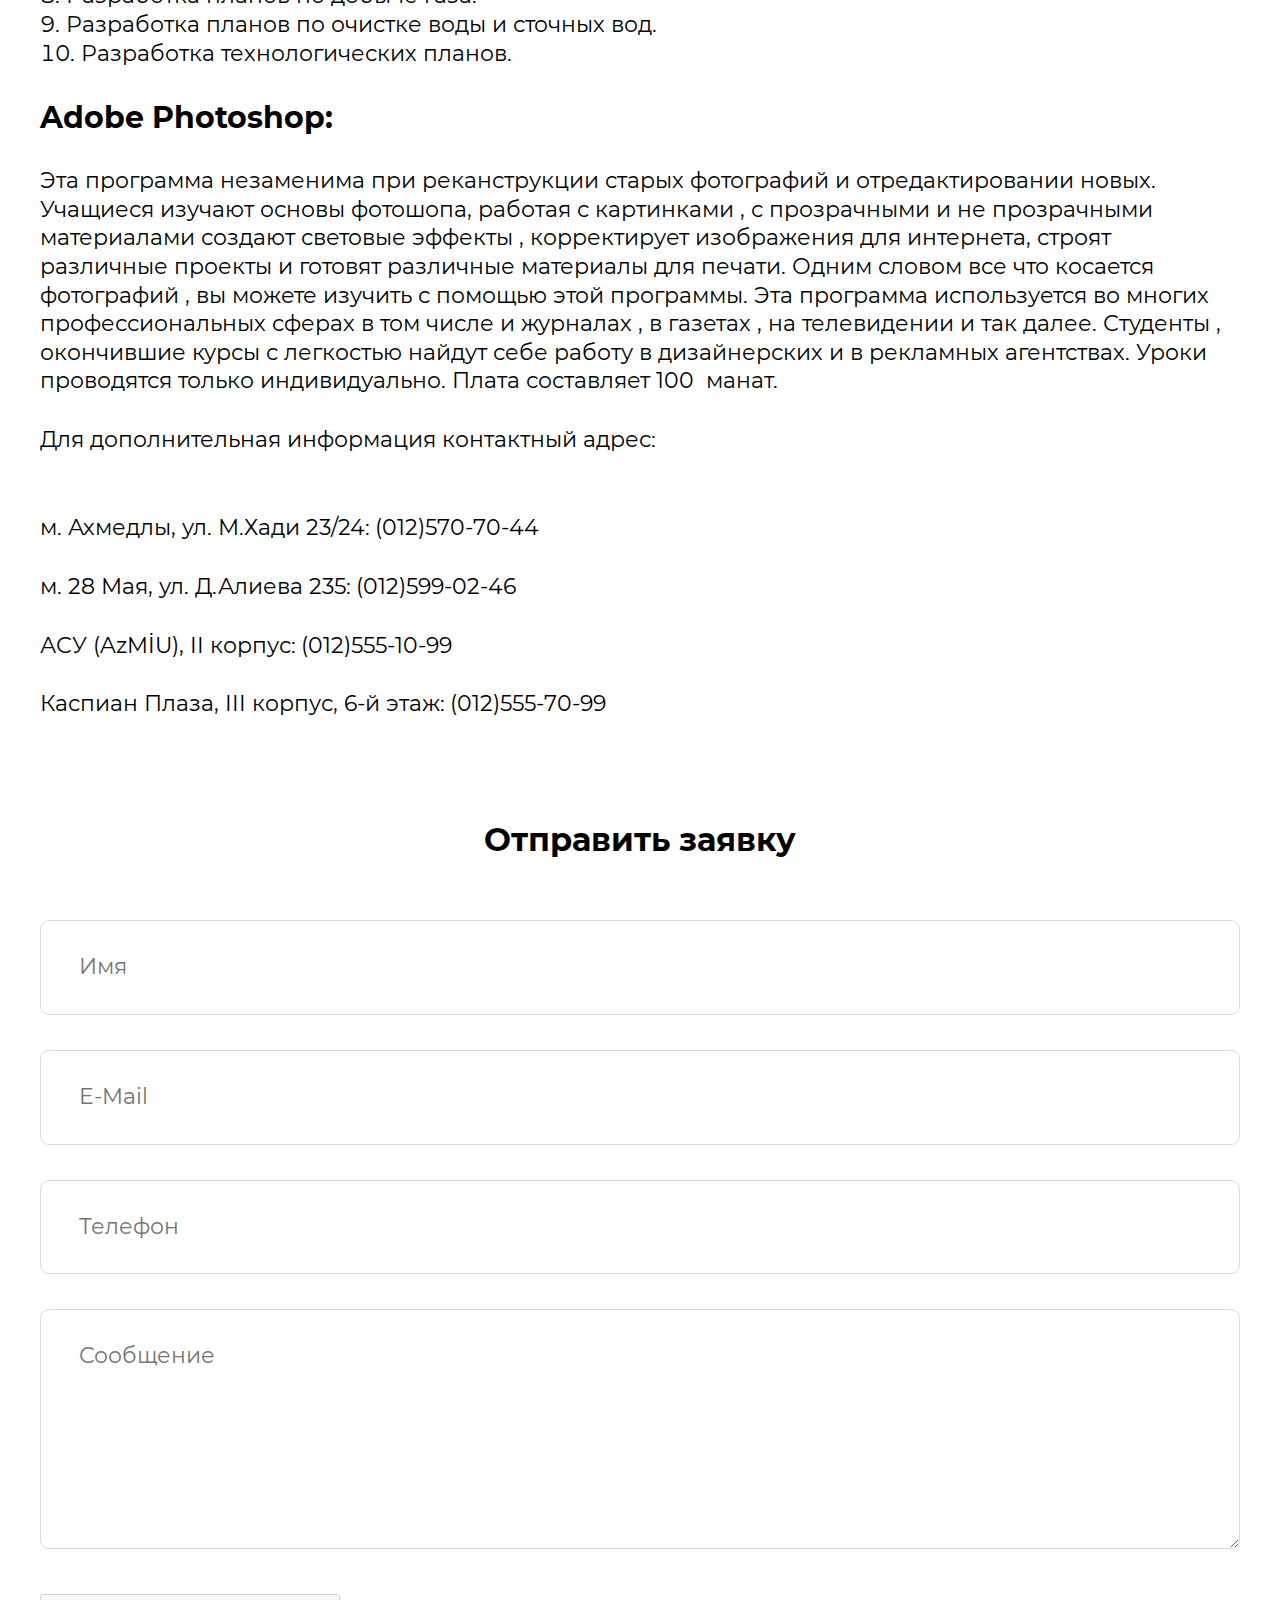
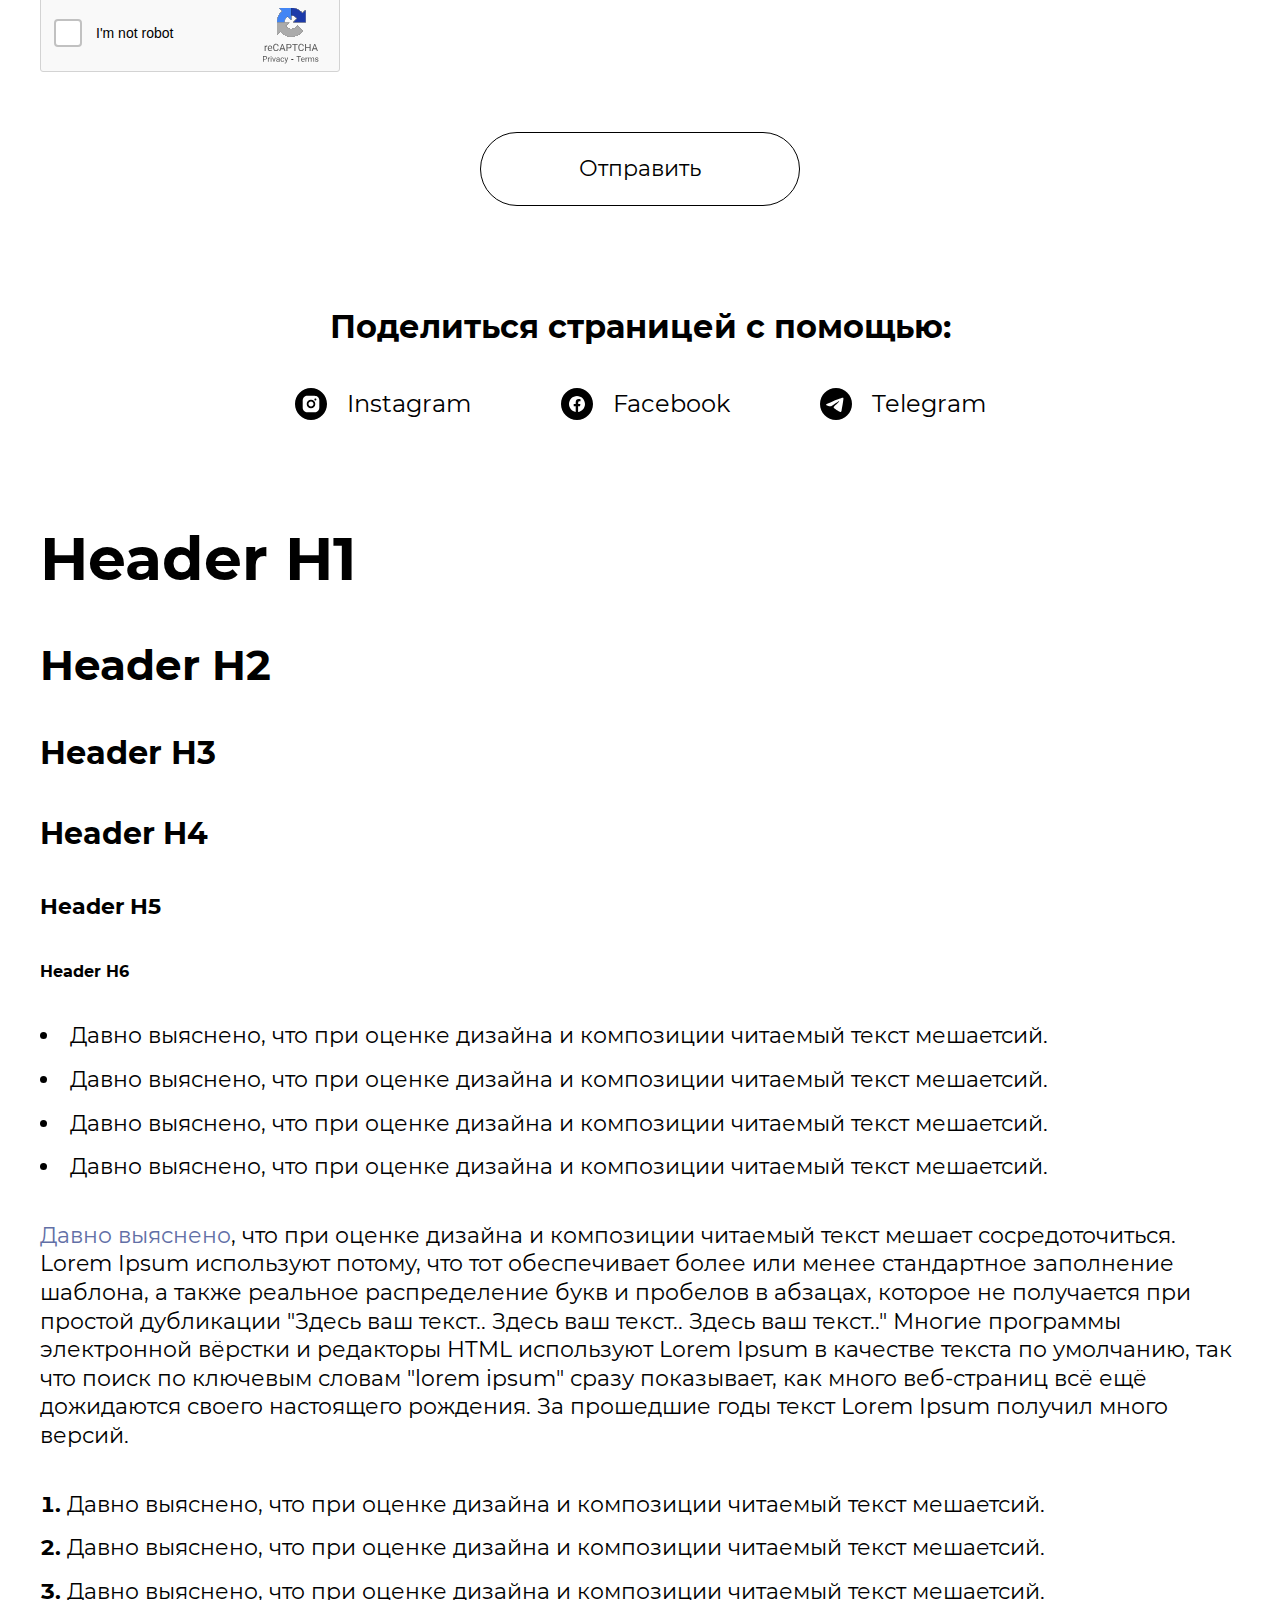
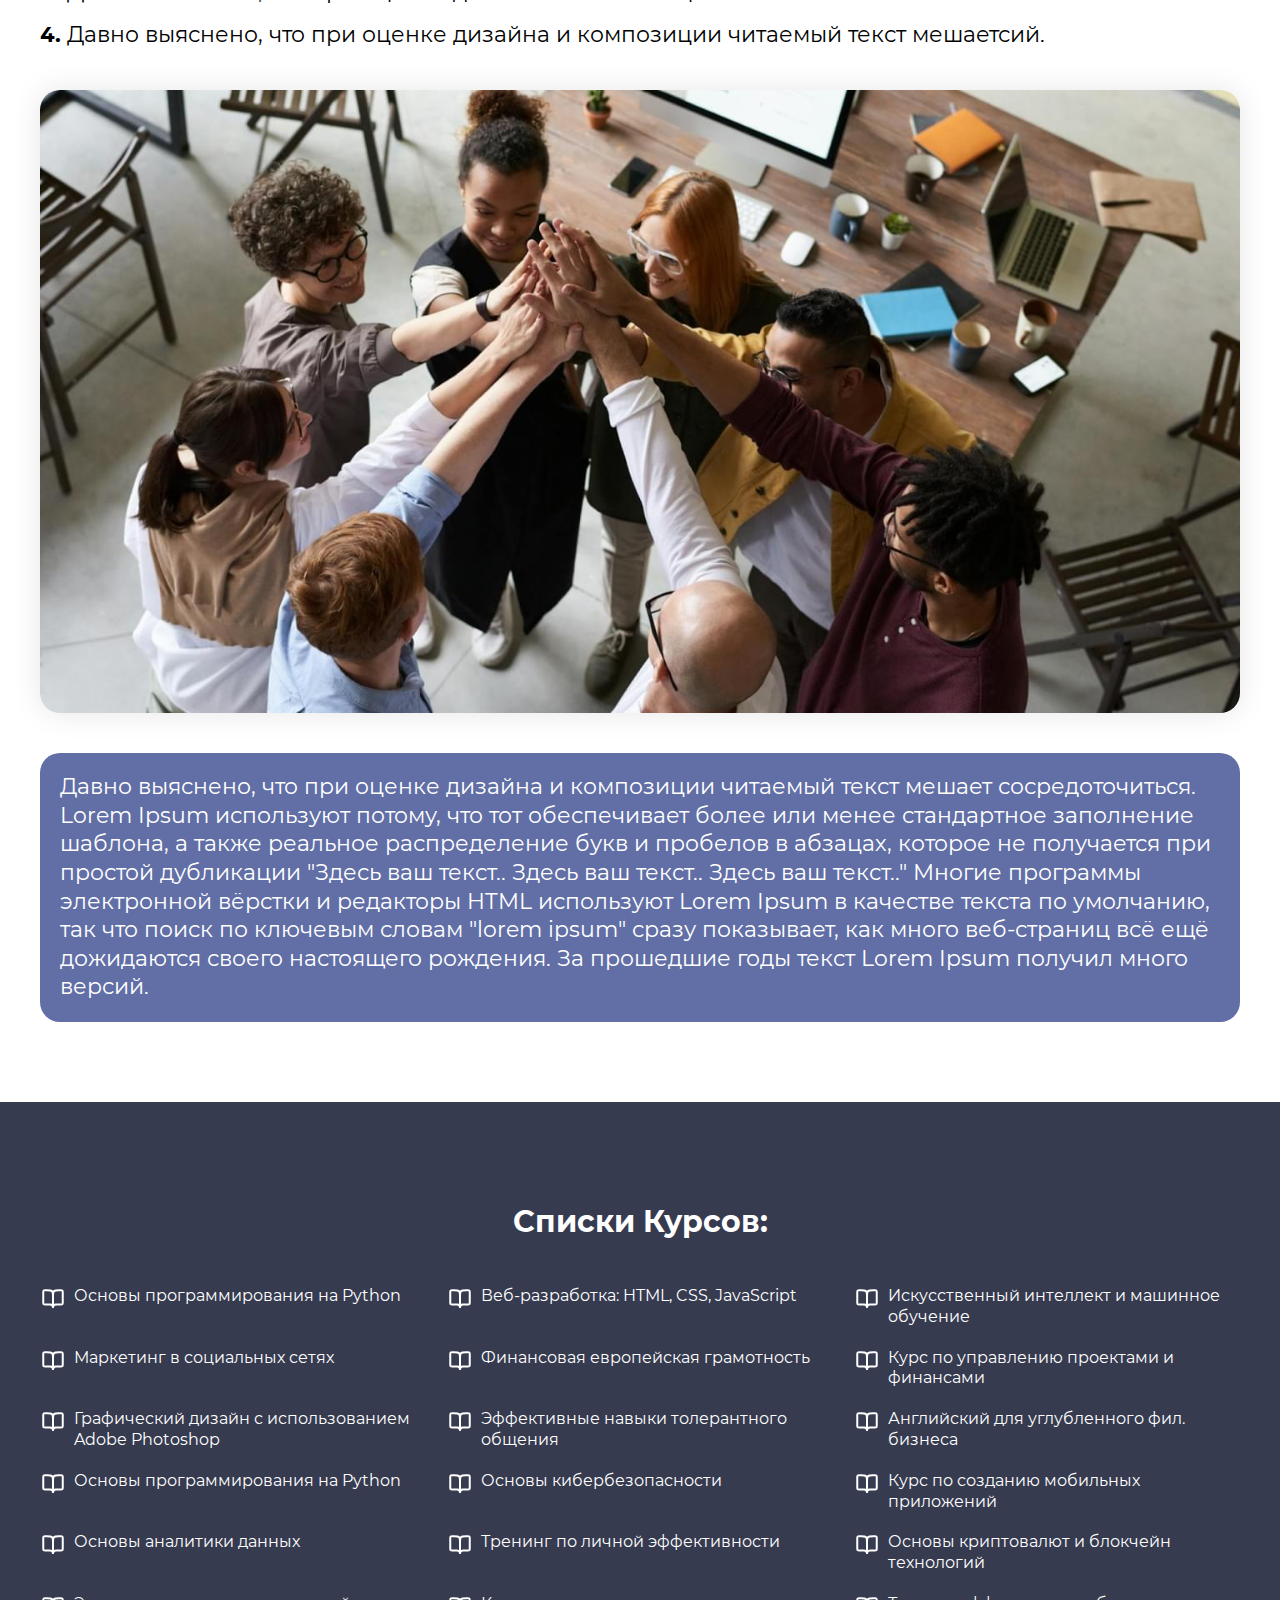
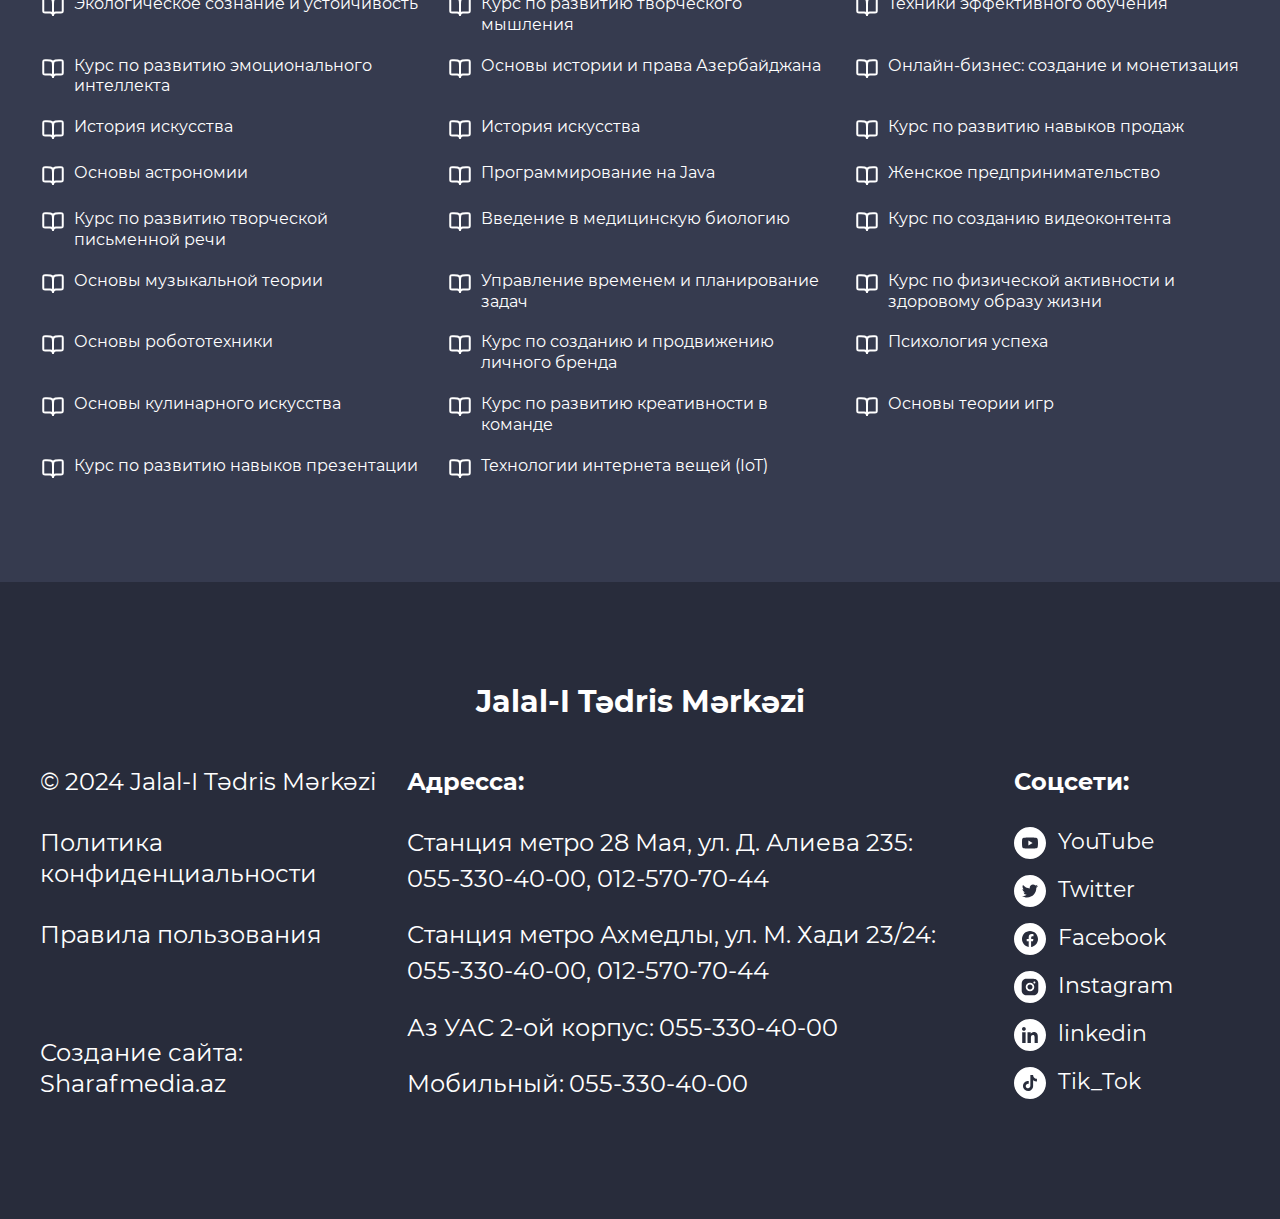
<file: course.html>
<!DOCTYPE html>
<html lang="en">

<head>
	<title>Course</title>
	<meta charset="UTF-8">
	<meta name="format-detection" content="telephone=no">
	<!-- <style>body{opacity: 0;}</style> -->
	<link rel="stylesheet" href="css/style.min.css?_v=20240326155415">
	<link rel="shortcut icon" href="favicon.ico">
	<!-- <meta name="robots" content="noindex, nofollow"> -->
	<meta name="viewport" content="width=device-width, initial-scale=1.0">
</head>

<body>
	<div class="wrapper">
		<header class="header">
			<div class="_container">
				<div class="header__top">
					<div class="header__column">
						<div class="header__column-left">
							<div class="header__burger">
								<span></span>
							</div>

							<a href="index.html" class="header__logo">
								<img src="img/logo.svg" alt="">
								<span>Jalal-I Tədris Mərkəzi</span>
							</a>
						</div>

						<div class="header__column-right">
							<div class="header__search-mobile-open">
								<img src="img/icons/search-icon.svg" alt="">
							</div>

							<div class="header__language-mobile">RU</div>
						</div>
					</div>

					<div class="header__search-mobile">
						<span class="header__search-mobile-close"></span>

						<input class="header__search-mobile-input" placeholder="Поиск" type="text" name="search" autocomplete="off">

						<img class="header__search-mobile-submit" src="img/icons/search-icon.svg" alt="">
					</div>

					<div class="header__column">
						<div class="header__info">
							<a href="#" class="header__info-item">
								<span class="header__info-text">Позвонить в Jalal-I</span>
								<img class="header__info-image" src="img/icons/phone-icon.svg" alt="">
							</a>
							<a href="#" class="header__info-item">
								<span class="header__info-text">Записаться на курсы</span>
								<img class="header__info-image" src="img/icons/list-icon.svg" alt="">
							</a>
							<a href="#" class="header__info-item">
								<span class="header__info-text">Погода в Баку</span>
								<span class="header__info-image">+1 C&deg;</span>
							</a>
							<a href="#" class="header__info-item">
								<span class="header__info-text">Погода на курсах Jalal-I</span>
								<span class="header__info-image weather">
									<span>Идеальное</span>
									<img src="img/icons/sun-icon.svg" alt="">
								</span>
							</a>
						</div>
					</div>
				</div>
			</div>
		</header>

		<div class="header__bottom">
			<div class="_container">
				<nav class="header__menu">
					<a href="index.html" class="header__menu-item active">Домашняя</a>
					<a href="catalog.html" class="header__menu-item">Каталог курсов</a>
					<a href="blogs.html" class="header__menu-item">Блог</a>
					<a href="contacts.html" class="header__menu-item">Контакты</a>
					<a href="about.html" class="header__menu-item">О нас</a>
				</nav>

				<div class="header__seacrh">
					<img src="img/icons/search-icon.svg" alt="">
					<input placeholder="Поиск" type="text" name="search" autocomplete="off">
				</div>

				<div class="header__language">
					<a class="active" href="#">RU</a>
					<a href="#">AZ</a>
				</div>
			</div>
		</div>

		<div class="mobile__menu">
			<nav class="mobile__menu-dody">
				<a href="index.html" class="mobile__menu-item active">Домашняя</a>
				<a href="catalog.html" class="mobile__menu-item">Каталог курсов</a>
				<a href="blogs.html" class="mobile__menu-item">Блог</a>
				<a href="contacts.html" class="mobile__menu-item">Контакты</a>
				<a href="about.html" class="mobile__menu-item">О нас</a>
			</nav>

			<div class="mobile__menu-contacts">
				<a href="#" class="mobile__menu-contacts-item">
					<span>Позвонить в Jalal-I</span>
					<img src="img/icons/phone-icon.svg" alt="">
				</a>
				<a href="#" class="mobile__menu-contacts-item">
					<span>Записаться на курсы</span>
					<img src="img/icons/list-icon.svg" alt="">
				</a>
			</div>
		</div>
		<main class="page">
			<div class="breadcrumbs">
				<div class="_container">
					<ul class="breadcrumbs__list">
						<li><a href="index.html" class="breadcrumbs__item link">Домашняя</a></li>
						<li><a href="catalog.html" class="breadcrumbs__item link">Каталог курсов</a></li>
						<li><span class="breadcrumbs__item">Компьютерная графика, 3D, анимация, системы автоматизированного проектирования</span></li>
					</ul>
				</div>
			</div>

			<div class="course">
				<div class="_container">
					<div class="course__title title">Компьютерная графика, 3D, анимация, системы автоматизированного проектирования</div>

					<div class="course__body">
						<img src="img/photos/image09.jpg" alt="">

						<p>Хотели бы вы стать известным графическим дизайнером или веб дизайнером в профисинальном мире, а также стать незаменимым кадром в рекламных агентствах, в центрах печати и в фотостудиях. Учебный центр Jalal-I для тех , кто желает овладеть искусством дизайна в совершенстве организует курсы графического дизайна.</p>

						<ol>
							<li>Подготовка ландшафтного дизайна</li>
							<li>Подготовка двигаюшхся анимационных изображений.</li>
							<li>Работа с точным размером формул алчипан используемых в интерьерах.</li>
							<li>Эскизы и 3D изображения различных видов мебели.</li>
							<li>Схематическое изображение мебельной конструкции.</li>
							<li>Изображение технических деталей (в машиностроении).</li>
							<li>Разработка электрических планов.</li>
							<li>Разработка планов по добыче газа.</li>
							<li>Разработка планов по очистке воды и сточных вод.</li>
							<li>Разработка технологических планов.</li>
						</ol>

						<h4>Adobe Photoshop:</h4>

						<p>Эта программа незаменима при реканструкции старых фотографий и отредактировании новых. Учащиеся изучают основы фотошопа, работая с картинками , с прозрачными и не прозрачными материалами создают световые эффекты , корректирует изображения для интернета, строят различные проекты и готовят различные материалы для печати. Одним словом все что косается фотографий , вы можете изучить с помощью этой программы. Эта программа используется во многих профессиональных сферах в том числе и журналах , в газетах , на телевидении и так далее. Студенты , окончившие курсы с легкостью найдут себе работу в дизайнерских и в рекламных агентствах. Уроки проводятся только индивидуально. Плата составляет 100  манат.</p>

						<div class="course__title-contact">Для дополнительная информация контактный адрес:</div>

						<ul class="course__contact">
							<li class="course__contact-item">
								<span>м. Ахмедлы, ул. М.Хади 23/24:</span>
								<a href="#">(012)570-70-44</a>
							</li>
							<li class="course__contact-item">
								<span>м. 28 Мая, ул. Д.Алиева 235:</span>
								<a href="#">(012)599-02-46</a>
							</li>
							<li class="course__contact-item">
								<span>АСУ (AzMİU), II корпус:</span>
								<a href="#">(012)555-10-99</a>
							</li>
							<li class="course__contact-item">
								<span>Каспиан Плаза, III корпус, 6-й этаж:</span>
								<a href="#">(012)555-70-99</a>
							</li>
						</ul>
					</div>
				</div>
			</div>

			<form class="form">
				<div class="_container">
					<div class="form__title">Отправить заявку</div>

					<div class="form__body">
						<input class="form__input" type="text" name="name" placeholder="Имя" autocomplete="off">
						<input class="form__input" type="text" name="email" placeholder="E-Mail" autocomplete="off">
						<input class="form__input" type="text" name="phone" placeholder="Телефон" autocomplete="off">
						<textarea class="form__input" name="message" placeholder="Сообщение" autocomplete="off"></textarea>
					</div>

					<div class="form__captcha">
						<input id="captcha" type="checkbox">
						<label for="captcha">I'm not robot</label>
						<img src="img/icons/re-captcha.svg" alt="">
					</div>

					<button class="form__button button" type="submit">Отправить</button>
				</div>
			</form>

			<div class="socials">
				<div class="_container">
					<div class="socials__title">Поделиться страницей с помощью:</div>

					<div class="socials__body">
						<a href="#" class="socials__item">
							<svg width="32" height="32" viewBox="0 0 32 32" fill="none" xmlns="http://www.w3.org/2000/svg">
								<path fill-rule="evenodd" clip-rule="evenodd" d="M0 16C0 7.163 7.163 0 16 0C24.837 0 32 7.163 32 16C32 24.837 24.837 32 16 32C7.163 32 0 24.837 0 16ZM12.6 7.7C11.7 7.7 11.1 7.9 10.6 8.1C10.1 8.3 9.6 8.6 9.1 9.1C8.6 9.6 8.4 10 8.1 10.6C7.9 11.1 7.8 11.7 7.7 12.6V19.4C7.7 20.3 7.9 20.9 8.1 21.4C8.3 21.9 8.6 22.4 9.1 22.9C9.6 23.4 10 23.6 10.6 23.9C11.1 24.1 11.7 24.2 12.6 24.3H19.4C20.3 24.3 20.9 24.1 21.4 23.9C21.9 23.7 22.4 23.4 22.9 22.9C23.4 22.4 23.6 22 23.9 21.4C24.1 20.9 24.2 20.3 24.3 19.4V12.6C24.3 11.7 24.1 11.1 23.9 10.6C23.7 10.1 23.4 9.6 22.9 9.1C22.4 8.6 22 8.4 21.4 8.1C20.9 7.9 20.3 7.8 19.4 7.7H12.6ZM16 11.7C18.4 11.7 20.3 13.6 20.3 16C20.3 18.4 18.4 20.3 16 20.3C13.6 20.3 11.7 18.4 11.7 16C11.7 13.6 13.6 11.7 16 11.7ZM16 18.517C17.349 18.517 18.517 17.349 18.517 16C18.517 14.562 17.349 13.483 16 13.483C14.562 13.483 13.483 14.651 13.483 16C13.483 17.438 14.651 18.517 16 18.517ZM21.4 11.6C21.4 12.152 20.952 12.6 20.4 12.6C19.848 12.6 19.4 12.152 19.4 11.6C19.4 11.048 19.848 10.6 20.4 10.6C20.952 10.6 21.4 11.048 21.4 11.6Z" />
							</svg>
							<span>Instagram</span>
						</a>

						<a href="#" class="socials__item">
							<svg width="32" height="32" viewBox="0 0 32 32" fill="none" xmlns="http://www.w3.org/2000/svg">
								<path fill-rule="evenodd" clip-rule="evenodd" d="M0 16C0 7.16344 7.16344 0 16 0C24.8366 0 32 7.16344 32 16C32 24.8366 24.8366 32 16 32C7.16344 32 0 24.8366 0 16ZM16 8C20.4 8 24 11.6 24 16C24 20 21.1 23.4 17.1 24V18.3H19L19.4 16H17.2V14.5C17.2 13.9 17.5 13.3 18.5 13.3H19.5V11.3C19.5 11.3 18.6 11.1 17.7 11.1C15.9 11.1 14.7 12.2 14.7 14.2V16H12.7V18.3H14.7V23.9C10.9 23.3 8 20 8 16C8 11.6 11.6 8 16 8Z" />
							</svg>
							<span>Facebook</span>
						</a>

						<a href="#" class="socials__item">
							<svg width="35" height="35" viewBox="0 0 35 35" fill="none" xmlns="http://www.w3.org/2000/svg">
								<path d="M17.5 35C27.165 35 35 27.165 35 17.5C35 7.83502 27.165 0 17.5 0C7.83502 0 0 7.83502 0 17.5C0 27.165 7.83502 35 17.5 35Z" />
								<path fill-rule="evenodd" clip-rule="evenodd" d="M7.92173 17.3152C13.0233 15.0925 16.4252 13.6272 18.1273 12.9192C22.9873 10.8978 23.9971 10.5466 24.6553 10.535C24.8001 10.5325 25.1238 10.5684 25.3335 10.7385C25.5105 10.8822 25.5592 11.0762 25.5825 11.2124C25.6058 11.3486 25.6349 11.6589 25.6118 11.9013C25.3484 14.6685 24.2089 21.3837 23.6291 24.4829C23.3838 25.7943 22.9008 26.2341 22.4332 26.2771C21.4169 26.3706 20.6452 25.6055 19.6609 24.9603C18.1207 23.9506 17.2505 23.3221 15.7555 22.3369C14.0277 21.1983 15.1477 20.5725 16.1324 19.5498C16.3901 19.2822 20.8678 15.2094 20.9544 14.8399C20.9653 14.7937 20.9753 14.6215 20.873 14.5305C20.7707 14.4396 20.6197 14.4707 20.5107 14.4954C20.3562 14.5305 17.8957 16.1568 13.1291 19.3744C12.4307 19.854 11.7981 20.0876 11.2313 20.0754C10.6064 20.0619 9.40448 19.7221 8.51096 19.4316C7.41502 19.0754 6.54399 18.887 6.61984 18.282C6.65934 17.9669 7.09331 17.6446 7.92173 17.3152Z" fill="white" />
							</svg>
							<span>Telegram</span>
						</a>
					</div>
				</div>
			</div>

			<div class="info">
				<div class="_container">
					<h1>Header H1</h1>
					<h2>Header H2</h2>
					<h3>Header H3</h3>
					<h4>Header H4</h4>
					<h5>Header H5</h5>
					<h6>Header H6</h6>
					<ul>
						<li>Давно выяснено, что при оценке дизайна и композиции читаемый текст мешаетсий. </li>
						<li>Давно выяснено, что при оценке дизайна и композиции читаемый текст мешаетсий. </li>
						<li>Давно выяснено, что при оценке дизайна и композиции читаемый текст мешаетсий. </li>
						<li>Давно выяснено, что при оценке дизайна и композиции читаемый текст мешаетсий. </li>
					</ul>
					<p><a href="#">Давно выяснено</a>, что при оценке дизайна и композиции читаемый текст мешает сосредоточиться. Lorem Ipsum используют потому, что тот обеспечивает более или менее стандартное заполнение шаблона, а также реальное распределение букв и пробелов в абзацах, которое не получается при простой дубликации "Здесь ваш текст.. Здесь ваш текст.. Здесь ваш текст.." Многие программы электронной вёрстки и редакторы HTML используют Lorem Ipsum в качестве текста по умолчанию, так что поиск по ключевым словам "lorem ipsum" сразу показывает, как много веб-страниц всё ещё дожидаются своего настоящего рождения. За прошедшие годы текст Lorem Ipsum получил много версий.</p>
					<ol>
						<li>Давно выяснено, что при оценке дизайна и композиции читаемый текст мешаетсий.</li>
						<li>Давно выяснено, что при оценке дизайна и композиции читаемый текст мешаетсий.</li>
						<li>Давно выяснено, что при оценке дизайна и композиции читаемый текст мешаетсий.</li>
						<li>Давно выяснено, что при оценке дизайна и композиции читаемый текст мешаетсий.</li>
					</ol>
					<img src="img/photos/image05.jpg" alt="">
					<blockquote>Давно выяснено, что при оценке дизайна и композиции читаемый текст мешает сосредоточиться. Lorem Ipsum используют потому, что тот обеспечивает более или менее стандартное заполнение шаблона, а также реальное распределение букв и пробелов в абзацах, которое не получается при простой дубликации "Здесь ваш текст.. Здесь ваш текст.. Здесь ваш текст.." Многие программы электронной вёрстки и редакторы HTML используют Lorem Ipsum в качестве текста по умолчанию, так что поиск по ключевым словам "lorem ipsum" сразу показывает, как много веб-страниц всё ещё дожидаются своего настоящего рождения. За прошедшие годы текст Lorem Ipsum получил много версий. </blockquote>
				</div>
			</div>
		</main>
		<div class="courses">
			<div class="_container">
				<div class="courses__title">Списки Курсов:</div>

				<div class="courses__body">
					<a href="#" class="courses__item">
						<svg width="26" height="26" viewBox="0 0 26 26" fill="none" xmlns="http://www.w3.org/2000/svg">
							<path d="M5.25 18.4168H9.75C9.98214 18.4168 10.0982 18.4168 10.1962 18.4233C11.6985 18.5217 12.8951 19.7184 12.9936 21.2206C13 21.3186 13 21.4347 13 21.6668V10.3335C13 7.50507 13 6.09086 12.1213 5.21218C11.2426 4.3335 9.82843 4.3335 7 4.3335H5.25C4.30719 4.3335 3.83579 4.3335 3.54289 4.62639C3.25 4.91928 3.25 5.39069 3.25 6.3335V16.4168C3.25 17.3596 3.25 17.831 3.54289 18.1239C3.83579 18.4168 4.30719 18.4168 5.25 18.4168Z" stroke-width="2" />
							<path d="M20.75 18.4168H16.25C16.0179 18.4168 15.9018 18.4168 15.8038 18.4233C14.3015 18.5217 13.1049 19.7184 13.0064 21.2206C13 21.3186 13 21.4347 13 21.6668V10.3335C13 7.50507 13 6.09086 13.8787 5.21218C14.7574 4.3335 16.1716 4.3335 19 4.3335H20.75C21.6928 4.3335 22.1642 4.3335 22.4571 4.62639C22.75 4.91928 22.75 5.39069 22.75 6.3335V16.4168C22.75 17.3596 22.75 17.831 22.4571 18.1239C22.1642 18.4168 21.6928 18.4168 20.75 18.4168Z" stroke-width="2" />
						</svg>
						<span>Основы программирования на Python</span>
					</a>
					<a href="#" class="courses__item">
						<svg width="26" height="26" viewBox="0 0 26 26" fill="none" xmlns="http://www.w3.org/2000/svg">
							<path d="M5.25 18.4168H9.75C9.98214 18.4168 10.0982 18.4168 10.1962 18.4233C11.6985 18.5217 12.8951 19.7184 12.9936 21.2206C13 21.3186 13 21.4347 13 21.6668V10.3335C13 7.50507 13 6.09086 12.1213 5.21218C11.2426 4.3335 9.82843 4.3335 7 4.3335H5.25C4.30719 4.3335 3.83579 4.3335 3.54289 4.62639C3.25 4.91928 3.25 5.39069 3.25 6.3335V16.4168C3.25 17.3596 3.25 17.831 3.54289 18.1239C3.83579 18.4168 4.30719 18.4168 5.25 18.4168Z" stroke-width="2" />
							<path d="M20.75 18.4168H16.25C16.0179 18.4168 15.9018 18.4168 15.8038 18.4233C14.3015 18.5217 13.1049 19.7184 13.0064 21.2206C13 21.3186 13 21.4347 13 21.6668V10.3335C13 7.50507 13 6.09086 13.8787 5.21218C14.7574 4.3335 16.1716 4.3335 19 4.3335H20.75C21.6928 4.3335 22.1642 4.3335 22.4571 4.62639C22.75 4.91928 22.75 5.39069 22.75 6.3335V16.4168C22.75 17.3596 22.75 17.831 22.4571 18.1239C22.1642 18.4168 21.6928 18.4168 20.75 18.4168Z" stroke-width="2" />
						</svg>
						<span>Веб-разработка: HTML, CSS, JavaScript</span>
					</a>
					<a href="#" class="courses__item">
						<svg width="26" height="26" viewBox="0 0 26 26" fill="none" xmlns="http://www.w3.org/2000/svg">
							<path d="M5.25 18.4168H9.75C9.98214 18.4168 10.0982 18.4168 10.1962 18.4233C11.6985 18.5217 12.8951 19.7184 12.9936 21.2206C13 21.3186 13 21.4347 13 21.6668V10.3335C13 7.50507 13 6.09086 12.1213 5.21218C11.2426 4.3335 9.82843 4.3335 7 4.3335H5.25C4.30719 4.3335 3.83579 4.3335 3.54289 4.62639C3.25 4.91928 3.25 5.39069 3.25 6.3335V16.4168C3.25 17.3596 3.25 17.831 3.54289 18.1239C3.83579 18.4168 4.30719 18.4168 5.25 18.4168Z" stroke-width="2" />
							<path d="M20.75 18.4168H16.25C16.0179 18.4168 15.9018 18.4168 15.8038 18.4233C14.3015 18.5217 13.1049 19.7184 13.0064 21.2206C13 21.3186 13 21.4347 13 21.6668V10.3335C13 7.50507 13 6.09086 13.8787 5.21218C14.7574 4.3335 16.1716 4.3335 19 4.3335H20.75C21.6928 4.3335 22.1642 4.3335 22.4571 4.62639C22.75 4.91928 22.75 5.39069 22.75 6.3335V16.4168C22.75 17.3596 22.75 17.831 22.4571 18.1239C22.1642 18.4168 21.6928 18.4168 20.75 18.4168Z" stroke-width="2" />
						</svg>
						<span>Искусственный интеллект и машинное обучение</span>
					</a>
					<a href="#" class="courses__item">
						<svg width="26" height="26" viewBox="0 0 26 26" fill="none" xmlns="http://www.w3.org/2000/svg">
							<path d="M5.25 18.4168H9.75C9.98214 18.4168 10.0982 18.4168 10.1962 18.4233C11.6985 18.5217 12.8951 19.7184 12.9936 21.2206C13 21.3186 13 21.4347 13 21.6668V10.3335C13 7.50507 13 6.09086 12.1213 5.21218C11.2426 4.3335 9.82843 4.3335 7 4.3335H5.25C4.30719 4.3335 3.83579 4.3335 3.54289 4.62639C3.25 4.91928 3.25 5.39069 3.25 6.3335V16.4168C3.25 17.3596 3.25 17.831 3.54289 18.1239C3.83579 18.4168 4.30719 18.4168 5.25 18.4168Z" stroke-width="2" />
							<path d="M20.75 18.4168H16.25C16.0179 18.4168 15.9018 18.4168 15.8038 18.4233C14.3015 18.5217 13.1049 19.7184 13.0064 21.2206C13 21.3186 13 21.4347 13 21.6668V10.3335C13 7.50507 13 6.09086 13.8787 5.21218C14.7574 4.3335 16.1716 4.3335 19 4.3335H20.75C21.6928 4.3335 22.1642 4.3335 22.4571 4.62639C22.75 4.91928 22.75 5.39069 22.75 6.3335V16.4168C22.75 17.3596 22.75 17.831 22.4571 18.1239C22.1642 18.4168 21.6928 18.4168 20.75 18.4168Z" stroke-width="2" />
						</svg>
						<span>Маркетинг в социальных сетях</span>
					</a>
					<a href="#" class="courses__item">
						<svg width="26" height="26" viewBox="0 0 26 26" fill="none" xmlns="http://www.w3.org/2000/svg">
							<path d="M5.25 18.4168H9.75C9.98214 18.4168 10.0982 18.4168 10.1962 18.4233C11.6985 18.5217 12.8951 19.7184 12.9936 21.2206C13 21.3186 13 21.4347 13 21.6668V10.3335C13 7.50507 13 6.09086 12.1213 5.21218C11.2426 4.3335 9.82843 4.3335 7 4.3335H5.25C4.30719 4.3335 3.83579 4.3335 3.54289 4.62639C3.25 4.91928 3.25 5.39069 3.25 6.3335V16.4168C3.25 17.3596 3.25 17.831 3.54289 18.1239C3.83579 18.4168 4.30719 18.4168 5.25 18.4168Z" stroke-width="2" />
							<path d="M20.75 18.4168H16.25C16.0179 18.4168 15.9018 18.4168 15.8038 18.4233C14.3015 18.5217 13.1049 19.7184 13.0064 21.2206C13 21.3186 13 21.4347 13 21.6668V10.3335C13 7.50507 13 6.09086 13.8787 5.21218C14.7574 4.3335 16.1716 4.3335 19 4.3335H20.75C21.6928 4.3335 22.1642 4.3335 22.4571 4.62639C22.75 4.91928 22.75 5.39069 22.75 6.3335V16.4168C22.75 17.3596 22.75 17.831 22.4571 18.1239C22.1642 18.4168 21.6928 18.4168 20.75 18.4168Z" stroke-width="2" />
						</svg>
						<span>Финансовая европейская грамотность</span>
					</a>
					<a href="#" class="courses__item">
						<svg width="26" height="26" viewBox="0 0 26 26" fill="none" xmlns="http://www.w3.org/2000/svg">
							<path d="M5.25 18.4168H9.75C9.98214 18.4168 10.0982 18.4168 10.1962 18.4233C11.6985 18.5217 12.8951 19.7184 12.9936 21.2206C13 21.3186 13 21.4347 13 21.6668V10.3335C13 7.50507 13 6.09086 12.1213 5.21218C11.2426 4.3335 9.82843 4.3335 7 4.3335H5.25C4.30719 4.3335 3.83579 4.3335 3.54289 4.62639C3.25 4.91928 3.25 5.39069 3.25 6.3335V16.4168C3.25 17.3596 3.25 17.831 3.54289 18.1239C3.83579 18.4168 4.30719 18.4168 5.25 18.4168Z" stroke-width="2" />
							<path d="M20.75 18.4168H16.25C16.0179 18.4168 15.9018 18.4168 15.8038 18.4233C14.3015 18.5217 13.1049 19.7184 13.0064 21.2206C13 21.3186 13 21.4347 13 21.6668V10.3335C13 7.50507 13 6.09086 13.8787 5.21218C14.7574 4.3335 16.1716 4.3335 19 4.3335H20.75C21.6928 4.3335 22.1642 4.3335 22.4571 4.62639C22.75 4.91928 22.75 5.39069 22.75 6.3335V16.4168C22.75 17.3596 22.75 17.831 22.4571 18.1239C22.1642 18.4168 21.6928 18.4168 20.75 18.4168Z" stroke-width="2" />
						</svg>
						<span>Курс по управлению проектами и финансами</span>
					</a>
					<a href="#" class="courses__item">
						<svg width="26" height="26" viewBox="0 0 26 26" fill="none" xmlns="http://www.w3.org/2000/svg">
							<path d="M5.25 18.4168H9.75C9.98214 18.4168 10.0982 18.4168 10.1962 18.4233C11.6985 18.5217 12.8951 19.7184 12.9936 21.2206C13 21.3186 13 21.4347 13 21.6668V10.3335C13 7.50507 13 6.09086 12.1213 5.21218C11.2426 4.3335 9.82843 4.3335 7 4.3335H5.25C4.30719 4.3335 3.83579 4.3335 3.54289 4.62639C3.25 4.91928 3.25 5.39069 3.25 6.3335V16.4168C3.25 17.3596 3.25 17.831 3.54289 18.1239C3.83579 18.4168 4.30719 18.4168 5.25 18.4168Z" stroke-width="2" />
							<path d="M20.75 18.4168H16.25C16.0179 18.4168 15.9018 18.4168 15.8038 18.4233C14.3015 18.5217 13.1049 19.7184 13.0064 21.2206C13 21.3186 13 21.4347 13 21.6668V10.3335C13 7.50507 13 6.09086 13.8787 5.21218C14.7574 4.3335 16.1716 4.3335 19 4.3335H20.75C21.6928 4.3335 22.1642 4.3335 22.4571 4.62639C22.75 4.91928 22.75 5.39069 22.75 6.3335V16.4168C22.75 17.3596 22.75 17.831 22.4571 18.1239C22.1642 18.4168 21.6928 18.4168 20.75 18.4168Z" stroke-width="2" />
						</svg>
						<span>Графический дизайн с использованием Adobe Photoshop</span>
					</a>
					<a href="#" class="courses__item">
						<svg width="26" height="26" viewBox="0 0 26 26" fill="none" xmlns="http://www.w3.org/2000/svg">
							<path d="M5.25 18.4168H9.75C9.98214 18.4168 10.0982 18.4168 10.1962 18.4233C11.6985 18.5217 12.8951 19.7184 12.9936 21.2206C13 21.3186 13 21.4347 13 21.6668V10.3335C13 7.50507 13 6.09086 12.1213 5.21218C11.2426 4.3335 9.82843 4.3335 7 4.3335H5.25C4.30719 4.3335 3.83579 4.3335 3.54289 4.62639C3.25 4.91928 3.25 5.39069 3.25 6.3335V16.4168C3.25 17.3596 3.25 17.831 3.54289 18.1239C3.83579 18.4168 4.30719 18.4168 5.25 18.4168Z" stroke-width="2" />
							<path d="M20.75 18.4168H16.25C16.0179 18.4168 15.9018 18.4168 15.8038 18.4233C14.3015 18.5217 13.1049 19.7184 13.0064 21.2206C13 21.3186 13 21.4347 13 21.6668V10.3335C13 7.50507 13 6.09086 13.8787 5.21218C14.7574 4.3335 16.1716 4.3335 19 4.3335H20.75C21.6928 4.3335 22.1642 4.3335 22.4571 4.62639C22.75 4.91928 22.75 5.39069 22.75 6.3335V16.4168C22.75 17.3596 22.75 17.831 22.4571 18.1239C22.1642 18.4168 21.6928 18.4168 20.75 18.4168Z" stroke-width="2" />
						</svg>
						<span>Эффективные навыки толерантного общения</span>
					</a>
					<a href="#" class="courses__item">
						<svg width="26" height="26" viewBox="0 0 26 26" fill="none" xmlns="http://www.w3.org/2000/svg">
							<path d="M5.25 18.4168H9.75C9.98214 18.4168 10.0982 18.4168 10.1962 18.4233C11.6985 18.5217 12.8951 19.7184 12.9936 21.2206C13 21.3186 13 21.4347 13 21.6668V10.3335C13 7.50507 13 6.09086 12.1213 5.21218C11.2426 4.3335 9.82843 4.3335 7 4.3335H5.25C4.30719 4.3335 3.83579 4.3335 3.54289 4.62639C3.25 4.91928 3.25 5.39069 3.25 6.3335V16.4168C3.25 17.3596 3.25 17.831 3.54289 18.1239C3.83579 18.4168 4.30719 18.4168 5.25 18.4168Z" stroke-width="2" />
							<path d="M20.75 18.4168H16.25C16.0179 18.4168 15.9018 18.4168 15.8038 18.4233C14.3015 18.5217 13.1049 19.7184 13.0064 21.2206C13 21.3186 13 21.4347 13 21.6668V10.3335C13 7.50507 13 6.09086 13.8787 5.21218C14.7574 4.3335 16.1716 4.3335 19 4.3335H20.75C21.6928 4.3335 22.1642 4.3335 22.4571 4.62639C22.75 4.91928 22.75 5.39069 22.75 6.3335V16.4168C22.75 17.3596 22.75 17.831 22.4571 18.1239C22.1642 18.4168 21.6928 18.4168 20.75 18.4168Z" stroke-width="2" />
						</svg>
						<span>Английский для углубленного фил. бизнеса</span>
					</a>
					<a href="#" class="courses__item">
						<svg width="26" height="26" viewBox="0 0 26 26" fill="none" xmlns="http://www.w3.org/2000/svg">
							<path d="M5.25 18.4168H9.75C9.98214 18.4168 10.0982 18.4168 10.1962 18.4233C11.6985 18.5217 12.8951 19.7184 12.9936 21.2206C13 21.3186 13 21.4347 13 21.6668V10.3335C13 7.50507 13 6.09086 12.1213 5.21218C11.2426 4.3335 9.82843 4.3335 7 4.3335H5.25C4.30719 4.3335 3.83579 4.3335 3.54289 4.62639C3.25 4.91928 3.25 5.39069 3.25 6.3335V16.4168C3.25 17.3596 3.25 17.831 3.54289 18.1239C3.83579 18.4168 4.30719 18.4168 5.25 18.4168Z" stroke-width="2" />
							<path d="M20.75 18.4168H16.25C16.0179 18.4168 15.9018 18.4168 15.8038 18.4233C14.3015 18.5217 13.1049 19.7184 13.0064 21.2206C13 21.3186 13 21.4347 13 21.6668V10.3335C13 7.50507 13 6.09086 13.8787 5.21218C14.7574 4.3335 16.1716 4.3335 19 4.3335H20.75C21.6928 4.3335 22.1642 4.3335 22.4571 4.62639C22.75 4.91928 22.75 5.39069 22.75 6.3335V16.4168C22.75 17.3596 22.75 17.831 22.4571 18.1239C22.1642 18.4168 21.6928 18.4168 20.75 18.4168Z" stroke-width="2" />
						</svg>
						<span>Основы программирования на Python</span>
					</a>
					<a href="#" class="courses__item">
						<svg width="26" height="26" viewBox="0 0 26 26" fill="none" xmlns="http://www.w3.org/2000/svg">
							<path d="M5.25 18.4168H9.75C9.98214 18.4168 10.0982 18.4168 10.1962 18.4233C11.6985 18.5217 12.8951 19.7184 12.9936 21.2206C13 21.3186 13 21.4347 13 21.6668V10.3335C13 7.50507 13 6.09086 12.1213 5.21218C11.2426 4.3335 9.82843 4.3335 7 4.3335H5.25C4.30719 4.3335 3.83579 4.3335 3.54289 4.62639C3.25 4.91928 3.25 5.39069 3.25 6.3335V16.4168C3.25 17.3596 3.25 17.831 3.54289 18.1239C3.83579 18.4168 4.30719 18.4168 5.25 18.4168Z" stroke-width="2" />
							<path d="M20.75 18.4168H16.25C16.0179 18.4168 15.9018 18.4168 15.8038 18.4233C14.3015 18.5217 13.1049 19.7184 13.0064 21.2206C13 21.3186 13 21.4347 13 21.6668V10.3335C13 7.50507 13 6.09086 13.8787 5.21218C14.7574 4.3335 16.1716 4.3335 19 4.3335H20.75C21.6928 4.3335 22.1642 4.3335 22.4571 4.62639C22.75 4.91928 22.75 5.39069 22.75 6.3335V16.4168C22.75 17.3596 22.75 17.831 22.4571 18.1239C22.1642 18.4168 21.6928 18.4168 20.75 18.4168Z" stroke-width="2" />
						</svg>
						<span>Основы кибербезопасности</span>
					</a>
					<a href="#" class="courses__item">
						<svg width="26" height="26" viewBox="0 0 26 26" fill="none" xmlns="http://www.w3.org/2000/svg">
							<path d="M5.25 18.4168H9.75C9.98214 18.4168 10.0982 18.4168 10.1962 18.4233C11.6985 18.5217 12.8951 19.7184 12.9936 21.2206C13 21.3186 13 21.4347 13 21.6668V10.3335C13 7.50507 13 6.09086 12.1213 5.21218C11.2426 4.3335 9.82843 4.3335 7 4.3335H5.25C4.30719 4.3335 3.83579 4.3335 3.54289 4.62639C3.25 4.91928 3.25 5.39069 3.25 6.3335V16.4168C3.25 17.3596 3.25 17.831 3.54289 18.1239C3.83579 18.4168 4.30719 18.4168 5.25 18.4168Z" stroke-width="2" />
							<path d="M20.75 18.4168H16.25C16.0179 18.4168 15.9018 18.4168 15.8038 18.4233C14.3015 18.5217 13.1049 19.7184 13.0064 21.2206C13 21.3186 13 21.4347 13 21.6668V10.3335C13 7.50507 13 6.09086 13.8787 5.21218C14.7574 4.3335 16.1716 4.3335 19 4.3335H20.75C21.6928 4.3335 22.1642 4.3335 22.4571 4.62639C22.75 4.91928 22.75 5.39069 22.75 6.3335V16.4168C22.75 17.3596 22.75 17.831 22.4571 18.1239C22.1642 18.4168 21.6928 18.4168 20.75 18.4168Z" stroke-width="2" />
						</svg>
						<span>Курс по созданию мобильных приложений</span>
					</a>
					<a href="#" class="courses__item">
						<svg width="26" height="26" viewBox="0 0 26 26" fill="none" xmlns="http://www.w3.org/2000/svg">
							<path d="M5.25 18.4168H9.75C9.98214 18.4168 10.0982 18.4168 10.1962 18.4233C11.6985 18.5217 12.8951 19.7184 12.9936 21.2206C13 21.3186 13 21.4347 13 21.6668V10.3335C13 7.50507 13 6.09086 12.1213 5.21218C11.2426 4.3335 9.82843 4.3335 7 4.3335H5.25C4.30719 4.3335 3.83579 4.3335 3.54289 4.62639C3.25 4.91928 3.25 5.39069 3.25 6.3335V16.4168C3.25 17.3596 3.25 17.831 3.54289 18.1239C3.83579 18.4168 4.30719 18.4168 5.25 18.4168Z" stroke-width="2" />
							<path d="M20.75 18.4168H16.25C16.0179 18.4168 15.9018 18.4168 15.8038 18.4233C14.3015 18.5217 13.1049 19.7184 13.0064 21.2206C13 21.3186 13 21.4347 13 21.6668V10.3335C13 7.50507 13 6.09086 13.8787 5.21218C14.7574 4.3335 16.1716 4.3335 19 4.3335H20.75C21.6928 4.3335 22.1642 4.3335 22.4571 4.62639C22.75 4.91928 22.75 5.39069 22.75 6.3335V16.4168C22.75 17.3596 22.75 17.831 22.4571 18.1239C22.1642 18.4168 21.6928 18.4168 20.75 18.4168Z" stroke-width="2" />
						</svg>
						<span>Основы аналитики данных</span>
					</a>
					<a href="#" class="courses__item">
						<svg width="26" height="26" viewBox="0 0 26 26" fill="none" xmlns="http://www.w3.org/2000/svg">
							<path d="M5.25 18.4168H9.75C9.98214 18.4168 10.0982 18.4168 10.1962 18.4233C11.6985 18.5217 12.8951 19.7184 12.9936 21.2206C13 21.3186 13 21.4347 13 21.6668V10.3335C13 7.50507 13 6.09086 12.1213 5.21218C11.2426 4.3335 9.82843 4.3335 7 4.3335H5.25C4.30719 4.3335 3.83579 4.3335 3.54289 4.62639C3.25 4.91928 3.25 5.39069 3.25 6.3335V16.4168C3.25 17.3596 3.25 17.831 3.54289 18.1239C3.83579 18.4168 4.30719 18.4168 5.25 18.4168Z" stroke-width="2" />
							<path d="M20.75 18.4168H16.25C16.0179 18.4168 15.9018 18.4168 15.8038 18.4233C14.3015 18.5217 13.1049 19.7184 13.0064 21.2206C13 21.3186 13 21.4347 13 21.6668V10.3335C13 7.50507 13 6.09086 13.8787 5.21218C14.7574 4.3335 16.1716 4.3335 19 4.3335H20.75C21.6928 4.3335 22.1642 4.3335 22.4571 4.62639C22.75 4.91928 22.75 5.39069 22.75 6.3335V16.4168C22.75 17.3596 22.75 17.831 22.4571 18.1239C22.1642 18.4168 21.6928 18.4168 20.75 18.4168Z" stroke-width="2" />
						</svg>
						<span>Тренинг по личной эффективности</span>
					</a>
					<a href="#" class="courses__item">
						<svg width="26" height="26" viewBox="0 0 26 26" fill="none" xmlns="http://www.w3.org/2000/svg">
							<path d="M5.25 18.4168H9.75C9.98214 18.4168 10.0982 18.4168 10.1962 18.4233C11.6985 18.5217 12.8951 19.7184 12.9936 21.2206C13 21.3186 13 21.4347 13 21.6668V10.3335C13 7.50507 13 6.09086 12.1213 5.21218C11.2426 4.3335 9.82843 4.3335 7 4.3335H5.25C4.30719 4.3335 3.83579 4.3335 3.54289 4.62639C3.25 4.91928 3.25 5.39069 3.25 6.3335V16.4168C3.25 17.3596 3.25 17.831 3.54289 18.1239C3.83579 18.4168 4.30719 18.4168 5.25 18.4168Z" stroke-width="2" />
							<path d="M20.75 18.4168H16.25C16.0179 18.4168 15.9018 18.4168 15.8038 18.4233C14.3015 18.5217 13.1049 19.7184 13.0064 21.2206C13 21.3186 13 21.4347 13 21.6668V10.3335C13 7.50507 13 6.09086 13.8787 5.21218C14.7574 4.3335 16.1716 4.3335 19 4.3335H20.75C21.6928 4.3335 22.1642 4.3335 22.4571 4.62639C22.75 4.91928 22.75 5.39069 22.75 6.3335V16.4168C22.75 17.3596 22.75 17.831 22.4571 18.1239C22.1642 18.4168 21.6928 18.4168 20.75 18.4168Z" stroke-width="2" />
						</svg>
						<span>Основы криптовалют и блокчейн технологий</span>
					</a>
					<a href="#" class="courses__item">
						<svg width="26" height="26" viewBox="0 0 26 26" fill="none" xmlns="http://www.w3.org/2000/svg">
							<path d="M5.25 18.4168H9.75C9.98214 18.4168 10.0982 18.4168 10.1962 18.4233C11.6985 18.5217 12.8951 19.7184 12.9936 21.2206C13 21.3186 13 21.4347 13 21.6668V10.3335C13 7.50507 13 6.09086 12.1213 5.21218C11.2426 4.3335 9.82843 4.3335 7 4.3335H5.25C4.30719 4.3335 3.83579 4.3335 3.54289 4.62639C3.25 4.91928 3.25 5.39069 3.25 6.3335V16.4168C3.25 17.3596 3.25 17.831 3.54289 18.1239C3.83579 18.4168 4.30719 18.4168 5.25 18.4168Z" stroke-width="2" />
							<path d="M20.75 18.4168H16.25C16.0179 18.4168 15.9018 18.4168 15.8038 18.4233C14.3015 18.5217 13.1049 19.7184 13.0064 21.2206C13 21.3186 13 21.4347 13 21.6668V10.3335C13 7.50507 13 6.09086 13.8787 5.21218C14.7574 4.3335 16.1716 4.3335 19 4.3335H20.75C21.6928 4.3335 22.1642 4.3335 22.4571 4.62639C22.75 4.91928 22.75 5.39069 22.75 6.3335V16.4168C22.75 17.3596 22.75 17.831 22.4571 18.1239C22.1642 18.4168 21.6928 18.4168 20.75 18.4168Z" stroke-width="2" />
						</svg>
						<span>Экологическое сознание и устойчивость</span>
					</a>
					<a href="#" class="courses__item">
						<svg width="26" height="26" viewBox="0 0 26 26" fill="none" xmlns="http://www.w3.org/2000/svg">
							<path d="M5.25 18.4168H9.75C9.98214 18.4168 10.0982 18.4168 10.1962 18.4233C11.6985 18.5217 12.8951 19.7184 12.9936 21.2206C13 21.3186 13 21.4347 13 21.6668V10.3335C13 7.50507 13 6.09086 12.1213 5.21218C11.2426 4.3335 9.82843 4.3335 7 4.3335H5.25C4.30719 4.3335 3.83579 4.3335 3.54289 4.62639C3.25 4.91928 3.25 5.39069 3.25 6.3335V16.4168C3.25 17.3596 3.25 17.831 3.54289 18.1239C3.83579 18.4168 4.30719 18.4168 5.25 18.4168Z" stroke-width="2" />
							<path d="M20.75 18.4168H16.25C16.0179 18.4168 15.9018 18.4168 15.8038 18.4233C14.3015 18.5217 13.1049 19.7184 13.0064 21.2206C13 21.3186 13 21.4347 13 21.6668V10.3335C13 7.50507 13 6.09086 13.8787 5.21218C14.7574 4.3335 16.1716 4.3335 19 4.3335H20.75C21.6928 4.3335 22.1642 4.3335 22.4571 4.62639C22.75 4.91928 22.75 5.39069 22.75 6.3335V16.4168C22.75 17.3596 22.75 17.831 22.4571 18.1239C22.1642 18.4168 21.6928 18.4168 20.75 18.4168Z" stroke-width="2" />
						</svg>
						<span>Курс по развитию творческого мышления</span>
					</a>
					<a href="#" class="courses__item">
						<svg width="26" height="26" viewBox="0 0 26 26" fill="none" xmlns="http://www.w3.org/2000/svg">
							<path d="M5.25 18.4168H9.75C9.98214 18.4168 10.0982 18.4168 10.1962 18.4233C11.6985 18.5217 12.8951 19.7184 12.9936 21.2206C13 21.3186 13 21.4347 13 21.6668V10.3335C13 7.50507 13 6.09086 12.1213 5.21218C11.2426 4.3335 9.82843 4.3335 7 4.3335H5.25C4.30719 4.3335 3.83579 4.3335 3.54289 4.62639C3.25 4.91928 3.25 5.39069 3.25 6.3335V16.4168C3.25 17.3596 3.25 17.831 3.54289 18.1239C3.83579 18.4168 4.30719 18.4168 5.25 18.4168Z" stroke-width="2" />
							<path d="M20.75 18.4168H16.25C16.0179 18.4168 15.9018 18.4168 15.8038 18.4233C14.3015 18.5217 13.1049 19.7184 13.0064 21.2206C13 21.3186 13 21.4347 13 21.6668V10.3335C13 7.50507 13 6.09086 13.8787 5.21218C14.7574 4.3335 16.1716 4.3335 19 4.3335H20.75C21.6928 4.3335 22.1642 4.3335 22.4571 4.62639C22.75 4.91928 22.75 5.39069 22.75 6.3335V16.4168C22.75 17.3596 22.75 17.831 22.4571 18.1239C22.1642 18.4168 21.6928 18.4168 20.75 18.4168Z" stroke-width="2" />
						</svg>
						<span>Техники эффективного обучения</span>
					</a>
					<a href="#" class="courses__item">
						<svg width="26" height="26" viewBox="0 0 26 26" fill="none" xmlns="http://www.w3.org/2000/svg">
							<path d="M5.25 18.4168H9.75C9.98214 18.4168 10.0982 18.4168 10.1962 18.4233C11.6985 18.5217 12.8951 19.7184 12.9936 21.2206C13 21.3186 13 21.4347 13 21.6668V10.3335C13 7.50507 13 6.09086 12.1213 5.21218C11.2426 4.3335 9.82843 4.3335 7 4.3335H5.25C4.30719 4.3335 3.83579 4.3335 3.54289 4.62639C3.25 4.91928 3.25 5.39069 3.25 6.3335V16.4168C3.25 17.3596 3.25 17.831 3.54289 18.1239C3.83579 18.4168 4.30719 18.4168 5.25 18.4168Z" stroke-width="2" />
							<path d="M20.75 18.4168H16.25C16.0179 18.4168 15.9018 18.4168 15.8038 18.4233C14.3015 18.5217 13.1049 19.7184 13.0064 21.2206C13 21.3186 13 21.4347 13 21.6668V10.3335C13 7.50507 13 6.09086 13.8787 5.21218C14.7574 4.3335 16.1716 4.3335 19 4.3335H20.75C21.6928 4.3335 22.1642 4.3335 22.4571 4.62639C22.75 4.91928 22.75 5.39069 22.75 6.3335V16.4168C22.75 17.3596 22.75 17.831 22.4571 18.1239C22.1642 18.4168 21.6928 18.4168 20.75 18.4168Z" stroke-width="2" />
						</svg>
						<span>Курс по развитию эмоционального интеллекта</span>
					</a>
					<a href="#" class="courses__item">
						<svg width="26" height="26" viewBox="0 0 26 26" fill="none" xmlns="http://www.w3.org/2000/svg">
							<path d="M5.25 18.4168H9.75C9.98214 18.4168 10.0982 18.4168 10.1962 18.4233C11.6985 18.5217 12.8951 19.7184 12.9936 21.2206C13 21.3186 13 21.4347 13 21.6668V10.3335C13 7.50507 13 6.09086 12.1213 5.21218C11.2426 4.3335 9.82843 4.3335 7 4.3335H5.25C4.30719 4.3335 3.83579 4.3335 3.54289 4.62639C3.25 4.91928 3.25 5.39069 3.25 6.3335V16.4168C3.25 17.3596 3.25 17.831 3.54289 18.1239C3.83579 18.4168 4.30719 18.4168 5.25 18.4168Z" stroke-width="2" />
							<path d="M20.75 18.4168H16.25C16.0179 18.4168 15.9018 18.4168 15.8038 18.4233C14.3015 18.5217 13.1049 19.7184 13.0064 21.2206C13 21.3186 13 21.4347 13 21.6668V10.3335C13 7.50507 13 6.09086 13.8787 5.21218C14.7574 4.3335 16.1716 4.3335 19 4.3335H20.75C21.6928 4.3335 22.1642 4.3335 22.4571 4.62639C22.75 4.91928 22.75 5.39069 22.75 6.3335V16.4168C22.75 17.3596 22.75 17.831 22.4571 18.1239C22.1642 18.4168 21.6928 18.4168 20.75 18.4168Z" stroke-width="2" />
						</svg>
						<span>Основы истории и права Азербайджана</span>
					</a>
					<a href="#" class="courses__item">
						<svg width="26" height="26" viewBox="0 0 26 26" fill="none" xmlns="http://www.w3.org/2000/svg">
							<path d="M5.25 18.4168H9.75C9.98214 18.4168 10.0982 18.4168 10.1962 18.4233C11.6985 18.5217 12.8951 19.7184 12.9936 21.2206C13 21.3186 13 21.4347 13 21.6668V10.3335C13 7.50507 13 6.09086 12.1213 5.21218C11.2426 4.3335 9.82843 4.3335 7 4.3335H5.25C4.30719 4.3335 3.83579 4.3335 3.54289 4.62639C3.25 4.91928 3.25 5.39069 3.25 6.3335V16.4168C3.25 17.3596 3.25 17.831 3.54289 18.1239C3.83579 18.4168 4.30719 18.4168 5.25 18.4168Z" stroke-width="2" />
							<path d="M20.75 18.4168H16.25C16.0179 18.4168 15.9018 18.4168 15.8038 18.4233C14.3015 18.5217 13.1049 19.7184 13.0064 21.2206C13 21.3186 13 21.4347 13 21.6668V10.3335C13 7.50507 13 6.09086 13.8787 5.21218C14.7574 4.3335 16.1716 4.3335 19 4.3335H20.75C21.6928 4.3335 22.1642 4.3335 22.4571 4.62639C22.75 4.91928 22.75 5.39069 22.75 6.3335V16.4168C22.75 17.3596 22.75 17.831 22.4571 18.1239C22.1642 18.4168 21.6928 18.4168 20.75 18.4168Z" stroke-width="2" />
						</svg>
						<span>Онлайн-бизнес: создание и монетизация</span>
					</a>
					<a href="#" class="courses__item">
						<svg width="26" height="26" viewBox="0 0 26 26" fill="none" xmlns="http://www.w3.org/2000/svg">
							<path d="M5.25 18.4168H9.75C9.98214 18.4168 10.0982 18.4168 10.1962 18.4233C11.6985 18.5217 12.8951 19.7184 12.9936 21.2206C13 21.3186 13 21.4347 13 21.6668V10.3335C13 7.50507 13 6.09086 12.1213 5.21218C11.2426 4.3335 9.82843 4.3335 7 4.3335H5.25C4.30719 4.3335 3.83579 4.3335 3.54289 4.62639C3.25 4.91928 3.25 5.39069 3.25 6.3335V16.4168C3.25 17.3596 3.25 17.831 3.54289 18.1239C3.83579 18.4168 4.30719 18.4168 5.25 18.4168Z" stroke-width="2" />
							<path d="M20.75 18.4168H16.25C16.0179 18.4168 15.9018 18.4168 15.8038 18.4233C14.3015 18.5217 13.1049 19.7184 13.0064 21.2206C13 21.3186 13 21.4347 13 21.6668V10.3335C13 7.50507 13 6.09086 13.8787 5.21218C14.7574 4.3335 16.1716 4.3335 19 4.3335H20.75C21.6928 4.3335 22.1642 4.3335 22.4571 4.62639C22.75 4.91928 22.75 5.39069 22.75 6.3335V16.4168C22.75 17.3596 22.75 17.831 22.4571 18.1239C22.1642 18.4168 21.6928 18.4168 20.75 18.4168Z" stroke-width="2" />
						</svg>
						<span>История искусства</span>
					</a>
					<a href="#" class="courses__item">
						<svg width="26" height="26" viewBox="0 0 26 26" fill="none" xmlns="http://www.w3.org/2000/svg">
							<path d="M5.25 18.4168H9.75C9.98214 18.4168 10.0982 18.4168 10.1962 18.4233C11.6985 18.5217 12.8951 19.7184 12.9936 21.2206C13 21.3186 13 21.4347 13 21.6668V10.3335C13 7.50507 13 6.09086 12.1213 5.21218C11.2426 4.3335 9.82843 4.3335 7 4.3335H5.25C4.30719 4.3335 3.83579 4.3335 3.54289 4.62639C3.25 4.91928 3.25 5.39069 3.25 6.3335V16.4168C3.25 17.3596 3.25 17.831 3.54289 18.1239C3.83579 18.4168 4.30719 18.4168 5.25 18.4168Z" stroke-width="2" />
							<path d="M20.75 18.4168H16.25C16.0179 18.4168 15.9018 18.4168 15.8038 18.4233C14.3015 18.5217 13.1049 19.7184 13.0064 21.2206C13 21.3186 13 21.4347 13 21.6668V10.3335C13 7.50507 13 6.09086 13.8787 5.21218C14.7574 4.3335 16.1716 4.3335 19 4.3335H20.75C21.6928 4.3335 22.1642 4.3335 22.4571 4.62639C22.75 4.91928 22.75 5.39069 22.75 6.3335V16.4168C22.75 17.3596 22.75 17.831 22.4571 18.1239C22.1642 18.4168 21.6928 18.4168 20.75 18.4168Z" stroke-width="2" />
						</svg>
						<span>История искусства</span>
					</a>
					<a href="#" class="courses__item">
						<svg width="26" height="26" viewBox="0 0 26 26" fill="none" xmlns="http://www.w3.org/2000/svg">
							<path d="M5.25 18.4168H9.75C9.98214 18.4168 10.0982 18.4168 10.1962 18.4233C11.6985 18.5217 12.8951 19.7184 12.9936 21.2206C13 21.3186 13 21.4347 13 21.6668V10.3335C13 7.50507 13 6.09086 12.1213 5.21218C11.2426 4.3335 9.82843 4.3335 7 4.3335H5.25C4.30719 4.3335 3.83579 4.3335 3.54289 4.62639C3.25 4.91928 3.25 5.39069 3.25 6.3335V16.4168C3.25 17.3596 3.25 17.831 3.54289 18.1239C3.83579 18.4168 4.30719 18.4168 5.25 18.4168Z" stroke-width="2" />
							<path d="M20.75 18.4168H16.25C16.0179 18.4168 15.9018 18.4168 15.8038 18.4233C14.3015 18.5217 13.1049 19.7184 13.0064 21.2206C13 21.3186 13 21.4347 13 21.6668V10.3335C13 7.50507 13 6.09086 13.8787 5.21218C14.7574 4.3335 16.1716 4.3335 19 4.3335H20.75C21.6928 4.3335 22.1642 4.3335 22.4571 4.62639C22.75 4.91928 22.75 5.39069 22.75 6.3335V16.4168C22.75 17.3596 22.75 17.831 22.4571 18.1239C22.1642 18.4168 21.6928 18.4168 20.75 18.4168Z" stroke-width="2" />
						</svg>
						<span>Курс по развитию навыков продаж</span>
					</a>
					<a href="#" class="courses__item">
						<svg width="26" height="26" viewBox="0 0 26 26" fill="none" xmlns="http://www.w3.org/2000/svg">
							<path d="M5.25 18.4168H9.75C9.98214 18.4168 10.0982 18.4168 10.1962 18.4233C11.6985 18.5217 12.8951 19.7184 12.9936 21.2206C13 21.3186 13 21.4347 13 21.6668V10.3335C13 7.50507 13 6.09086 12.1213 5.21218C11.2426 4.3335 9.82843 4.3335 7 4.3335H5.25C4.30719 4.3335 3.83579 4.3335 3.54289 4.62639C3.25 4.91928 3.25 5.39069 3.25 6.3335V16.4168C3.25 17.3596 3.25 17.831 3.54289 18.1239C3.83579 18.4168 4.30719 18.4168 5.25 18.4168Z" stroke-width="2" />
							<path d="M20.75 18.4168H16.25C16.0179 18.4168 15.9018 18.4168 15.8038 18.4233C14.3015 18.5217 13.1049 19.7184 13.0064 21.2206C13 21.3186 13 21.4347 13 21.6668V10.3335C13 7.50507 13 6.09086 13.8787 5.21218C14.7574 4.3335 16.1716 4.3335 19 4.3335H20.75C21.6928 4.3335 22.1642 4.3335 22.4571 4.62639C22.75 4.91928 22.75 5.39069 22.75 6.3335V16.4168C22.75 17.3596 22.75 17.831 22.4571 18.1239C22.1642 18.4168 21.6928 18.4168 20.75 18.4168Z" stroke-width="2" />
						</svg>
						<span>Основы астрономии</span>
					</a>
					<a href="#" class="courses__item">
						<svg width="26" height="26" viewBox="0 0 26 26" fill="none" xmlns="http://www.w3.org/2000/svg">
							<path d="M5.25 18.4168H9.75C9.98214 18.4168 10.0982 18.4168 10.1962 18.4233C11.6985 18.5217 12.8951 19.7184 12.9936 21.2206C13 21.3186 13 21.4347 13 21.6668V10.3335C13 7.50507 13 6.09086 12.1213 5.21218C11.2426 4.3335 9.82843 4.3335 7 4.3335H5.25C4.30719 4.3335 3.83579 4.3335 3.54289 4.62639C3.25 4.91928 3.25 5.39069 3.25 6.3335V16.4168C3.25 17.3596 3.25 17.831 3.54289 18.1239C3.83579 18.4168 4.30719 18.4168 5.25 18.4168Z" stroke-width="2" />
							<path d="M20.75 18.4168H16.25C16.0179 18.4168 15.9018 18.4168 15.8038 18.4233C14.3015 18.5217 13.1049 19.7184 13.0064 21.2206C13 21.3186 13 21.4347 13 21.6668V10.3335C13 7.50507 13 6.09086 13.8787 5.21218C14.7574 4.3335 16.1716 4.3335 19 4.3335H20.75C21.6928 4.3335 22.1642 4.3335 22.4571 4.62639C22.75 4.91928 22.75 5.39069 22.75 6.3335V16.4168C22.75 17.3596 22.75 17.831 22.4571 18.1239C22.1642 18.4168 21.6928 18.4168 20.75 18.4168Z" stroke-width="2" />
						</svg>
						<span>Программирование на Java</span>
					</a>
					<a href="#" class="courses__item">
						<svg width="26" height="26" viewBox="0 0 26 26" fill="none" xmlns="http://www.w3.org/2000/svg">
							<path d="M5.25 18.4168H9.75C9.98214 18.4168 10.0982 18.4168 10.1962 18.4233C11.6985 18.5217 12.8951 19.7184 12.9936 21.2206C13 21.3186 13 21.4347 13 21.6668V10.3335C13 7.50507 13 6.09086 12.1213 5.21218C11.2426 4.3335 9.82843 4.3335 7 4.3335H5.25C4.30719 4.3335 3.83579 4.3335 3.54289 4.62639C3.25 4.91928 3.25 5.39069 3.25 6.3335V16.4168C3.25 17.3596 3.25 17.831 3.54289 18.1239C3.83579 18.4168 4.30719 18.4168 5.25 18.4168Z" stroke-width="2" />
							<path d="M20.75 18.4168H16.25C16.0179 18.4168 15.9018 18.4168 15.8038 18.4233C14.3015 18.5217 13.1049 19.7184 13.0064 21.2206C13 21.3186 13 21.4347 13 21.6668V10.3335C13 7.50507 13 6.09086 13.8787 5.21218C14.7574 4.3335 16.1716 4.3335 19 4.3335H20.75C21.6928 4.3335 22.1642 4.3335 22.4571 4.62639C22.75 4.91928 22.75 5.39069 22.75 6.3335V16.4168C22.75 17.3596 22.75 17.831 22.4571 18.1239C22.1642 18.4168 21.6928 18.4168 20.75 18.4168Z" stroke-width="2" />
						</svg>
						<span>Женское предпринимательство</span>
					</a>
					<a href="#" class="courses__item">
						<svg width="26" height="26" viewBox="0 0 26 26" fill="none" xmlns="http://www.w3.org/2000/svg">
							<path d="M5.25 18.4168H9.75C9.98214 18.4168 10.0982 18.4168 10.1962 18.4233C11.6985 18.5217 12.8951 19.7184 12.9936 21.2206C13 21.3186 13 21.4347 13 21.6668V10.3335C13 7.50507 13 6.09086 12.1213 5.21218C11.2426 4.3335 9.82843 4.3335 7 4.3335H5.25C4.30719 4.3335 3.83579 4.3335 3.54289 4.62639C3.25 4.91928 3.25 5.39069 3.25 6.3335V16.4168C3.25 17.3596 3.25 17.831 3.54289 18.1239C3.83579 18.4168 4.30719 18.4168 5.25 18.4168Z" stroke-width="2" />
							<path d="M20.75 18.4168H16.25C16.0179 18.4168 15.9018 18.4168 15.8038 18.4233C14.3015 18.5217 13.1049 19.7184 13.0064 21.2206C13 21.3186 13 21.4347 13 21.6668V10.3335C13 7.50507 13 6.09086 13.8787 5.21218C14.7574 4.3335 16.1716 4.3335 19 4.3335H20.75C21.6928 4.3335 22.1642 4.3335 22.4571 4.62639C22.75 4.91928 22.75 5.39069 22.75 6.3335V16.4168C22.75 17.3596 22.75 17.831 22.4571 18.1239C22.1642 18.4168 21.6928 18.4168 20.75 18.4168Z" stroke-width="2" />
						</svg>
						<span>Курс по развитию творческой письменной речи</span>
					</a>
					<a href="#" class="courses__item">
						<svg width="26" height="26" viewBox="0 0 26 26" fill="none" xmlns="http://www.w3.org/2000/svg">
							<path d="M5.25 18.4168H9.75C9.98214 18.4168 10.0982 18.4168 10.1962 18.4233C11.6985 18.5217 12.8951 19.7184 12.9936 21.2206C13 21.3186 13 21.4347 13 21.6668V10.3335C13 7.50507 13 6.09086 12.1213 5.21218C11.2426 4.3335 9.82843 4.3335 7 4.3335H5.25C4.30719 4.3335 3.83579 4.3335 3.54289 4.62639C3.25 4.91928 3.25 5.39069 3.25 6.3335V16.4168C3.25 17.3596 3.25 17.831 3.54289 18.1239C3.83579 18.4168 4.30719 18.4168 5.25 18.4168Z" stroke-width="2" />
							<path d="M20.75 18.4168H16.25C16.0179 18.4168 15.9018 18.4168 15.8038 18.4233C14.3015 18.5217 13.1049 19.7184 13.0064 21.2206C13 21.3186 13 21.4347 13 21.6668V10.3335C13 7.50507 13 6.09086 13.8787 5.21218C14.7574 4.3335 16.1716 4.3335 19 4.3335H20.75C21.6928 4.3335 22.1642 4.3335 22.4571 4.62639C22.75 4.91928 22.75 5.39069 22.75 6.3335V16.4168C22.75 17.3596 22.75 17.831 22.4571 18.1239C22.1642 18.4168 21.6928 18.4168 20.75 18.4168Z" stroke-width="2" />
						</svg>
						<span>Введение в медицинскую биологию</span>
					</a>
					<a href="#" class="courses__item">
						<svg width="26" height="26" viewBox="0 0 26 26" fill="none" xmlns="http://www.w3.org/2000/svg">
							<path d="M5.25 18.4168H9.75C9.98214 18.4168 10.0982 18.4168 10.1962 18.4233C11.6985 18.5217 12.8951 19.7184 12.9936 21.2206C13 21.3186 13 21.4347 13 21.6668V10.3335C13 7.50507 13 6.09086 12.1213 5.21218C11.2426 4.3335 9.82843 4.3335 7 4.3335H5.25C4.30719 4.3335 3.83579 4.3335 3.54289 4.62639C3.25 4.91928 3.25 5.39069 3.25 6.3335V16.4168C3.25 17.3596 3.25 17.831 3.54289 18.1239C3.83579 18.4168 4.30719 18.4168 5.25 18.4168Z" stroke-width="2" />
							<path d="M20.75 18.4168H16.25C16.0179 18.4168 15.9018 18.4168 15.8038 18.4233C14.3015 18.5217 13.1049 19.7184 13.0064 21.2206C13 21.3186 13 21.4347 13 21.6668V10.3335C13 7.50507 13 6.09086 13.8787 5.21218C14.7574 4.3335 16.1716 4.3335 19 4.3335H20.75C21.6928 4.3335 22.1642 4.3335 22.4571 4.62639C22.75 4.91928 22.75 5.39069 22.75 6.3335V16.4168C22.75 17.3596 22.75 17.831 22.4571 18.1239C22.1642 18.4168 21.6928 18.4168 20.75 18.4168Z" stroke-width="2" />
						</svg>
						<span>Курс по созданию видеоконтента</span>
					</a>
					<a href="#" class="courses__item">
						<svg width="26" height="26" viewBox="0 0 26 26" fill="none" xmlns="http://www.w3.org/2000/svg">
							<path d="M5.25 18.4168H9.75C9.98214 18.4168 10.0982 18.4168 10.1962 18.4233C11.6985 18.5217 12.8951 19.7184 12.9936 21.2206C13 21.3186 13 21.4347 13 21.6668V10.3335C13 7.50507 13 6.09086 12.1213 5.21218C11.2426 4.3335 9.82843 4.3335 7 4.3335H5.25C4.30719 4.3335 3.83579 4.3335 3.54289 4.62639C3.25 4.91928 3.25 5.39069 3.25 6.3335V16.4168C3.25 17.3596 3.25 17.831 3.54289 18.1239C3.83579 18.4168 4.30719 18.4168 5.25 18.4168Z" stroke-width="2" />
							<path d="M20.75 18.4168H16.25C16.0179 18.4168 15.9018 18.4168 15.8038 18.4233C14.3015 18.5217 13.1049 19.7184 13.0064 21.2206C13 21.3186 13 21.4347 13 21.6668V10.3335C13 7.50507 13 6.09086 13.8787 5.21218C14.7574 4.3335 16.1716 4.3335 19 4.3335H20.75C21.6928 4.3335 22.1642 4.3335 22.4571 4.62639C22.75 4.91928 22.75 5.39069 22.75 6.3335V16.4168C22.75 17.3596 22.75 17.831 22.4571 18.1239C22.1642 18.4168 21.6928 18.4168 20.75 18.4168Z" stroke-width="2" />
						</svg>
						<span>Основы музыкальной теории</span>
					</a>
					<a href="#" class="courses__item">
						<svg width="26" height="26" viewBox="0 0 26 26" fill="none" xmlns="http://www.w3.org/2000/svg">
							<path d="M5.25 18.4168H9.75C9.98214 18.4168 10.0982 18.4168 10.1962 18.4233C11.6985 18.5217 12.8951 19.7184 12.9936 21.2206C13 21.3186 13 21.4347 13 21.6668V10.3335C13 7.50507 13 6.09086 12.1213 5.21218C11.2426 4.3335 9.82843 4.3335 7 4.3335H5.25C4.30719 4.3335 3.83579 4.3335 3.54289 4.62639C3.25 4.91928 3.25 5.39069 3.25 6.3335V16.4168C3.25 17.3596 3.25 17.831 3.54289 18.1239C3.83579 18.4168 4.30719 18.4168 5.25 18.4168Z" stroke-width="2" />
							<path d="M20.75 18.4168H16.25C16.0179 18.4168 15.9018 18.4168 15.8038 18.4233C14.3015 18.5217 13.1049 19.7184 13.0064 21.2206C13 21.3186 13 21.4347 13 21.6668V10.3335C13 7.50507 13 6.09086 13.8787 5.21218C14.7574 4.3335 16.1716 4.3335 19 4.3335H20.75C21.6928 4.3335 22.1642 4.3335 22.4571 4.62639C22.75 4.91928 22.75 5.39069 22.75 6.3335V16.4168C22.75 17.3596 22.75 17.831 22.4571 18.1239C22.1642 18.4168 21.6928 18.4168 20.75 18.4168Z" stroke-width="2" />
						</svg>
						<span>Управление временем и планирование задач</span>
					</a>
					<a href="#" class="courses__item">
						<svg width="26" height="26" viewBox="0 0 26 26" fill="none" xmlns="http://www.w3.org/2000/svg">
							<path d="M5.25 18.4168H9.75C9.98214 18.4168 10.0982 18.4168 10.1962 18.4233C11.6985 18.5217 12.8951 19.7184 12.9936 21.2206C13 21.3186 13 21.4347 13 21.6668V10.3335C13 7.50507 13 6.09086 12.1213 5.21218C11.2426 4.3335 9.82843 4.3335 7 4.3335H5.25C4.30719 4.3335 3.83579 4.3335 3.54289 4.62639C3.25 4.91928 3.25 5.39069 3.25 6.3335V16.4168C3.25 17.3596 3.25 17.831 3.54289 18.1239C3.83579 18.4168 4.30719 18.4168 5.25 18.4168Z" stroke-width="2" />
							<path d="M20.75 18.4168H16.25C16.0179 18.4168 15.9018 18.4168 15.8038 18.4233C14.3015 18.5217 13.1049 19.7184 13.0064 21.2206C13 21.3186 13 21.4347 13 21.6668V10.3335C13 7.50507 13 6.09086 13.8787 5.21218C14.7574 4.3335 16.1716 4.3335 19 4.3335H20.75C21.6928 4.3335 22.1642 4.3335 22.4571 4.62639C22.75 4.91928 22.75 5.39069 22.75 6.3335V16.4168C22.75 17.3596 22.75 17.831 22.4571 18.1239C22.1642 18.4168 21.6928 18.4168 20.75 18.4168Z" stroke-width="2" />
						</svg>
						<span>Курс по физической активности и здоровому образу жизни</span>
					</a>
					<a href="#" class="courses__item">
						<svg width="26" height="26" viewBox="0 0 26 26" fill="none" xmlns="http://www.w3.org/2000/svg">
							<path d="M5.25 18.4168H9.75C9.98214 18.4168 10.0982 18.4168 10.1962 18.4233C11.6985 18.5217 12.8951 19.7184 12.9936 21.2206C13 21.3186 13 21.4347 13 21.6668V10.3335C13 7.50507 13 6.09086 12.1213 5.21218C11.2426 4.3335 9.82843 4.3335 7 4.3335H5.25C4.30719 4.3335 3.83579 4.3335 3.54289 4.62639C3.25 4.91928 3.25 5.39069 3.25 6.3335V16.4168C3.25 17.3596 3.25 17.831 3.54289 18.1239C3.83579 18.4168 4.30719 18.4168 5.25 18.4168Z" stroke-width="2" />
							<path d="M20.75 18.4168H16.25C16.0179 18.4168 15.9018 18.4168 15.8038 18.4233C14.3015 18.5217 13.1049 19.7184 13.0064 21.2206C13 21.3186 13 21.4347 13 21.6668V10.3335C13 7.50507 13 6.09086 13.8787 5.21218C14.7574 4.3335 16.1716 4.3335 19 4.3335H20.75C21.6928 4.3335 22.1642 4.3335 22.4571 4.62639C22.75 4.91928 22.75 5.39069 22.75 6.3335V16.4168C22.75 17.3596 22.75 17.831 22.4571 18.1239C22.1642 18.4168 21.6928 18.4168 20.75 18.4168Z" stroke-width="2" />
						</svg>
						<span>Основы робототехники</span>
					</a>
					<a href="#" class="courses__item">
						<svg width="26" height="26" viewBox="0 0 26 26" fill="none" xmlns="http://www.w3.org/2000/svg">
							<path d="M5.25 18.4168H9.75C9.98214 18.4168 10.0982 18.4168 10.1962 18.4233C11.6985 18.5217 12.8951 19.7184 12.9936 21.2206C13 21.3186 13 21.4347 13 21.6668V10.3335C13 7.50507 13 6.09086 12.1213 5.21218C11.2426 4.3335 9.82843 4.3335 7 4.3335H5.25C4.30719 4.3335 3.83579 4.3335 3.54289 4.62639C3.25 4.91928 3.25 5.39069 3.25 6.3335V16.4168C3.25 17.3596 3.25 17.831 3.54289 18.1239C3.83579 18.4168 4.30719 18.4168 5.25 18.4168Z" stroke-width="2" />
							<path d="M20.75 18.4168H16.25C16.0179 18.4168 15.9018 18.4168 15.8038 18.4233C14.3015 18.5217 13.1049 19.7184 13.0064 21.2206C13 21.3186 13 21.4347 13 21.6668V10.3335C13 7.50507 13 6.09086 13.8787 5.21218C14.7574 4.3335 16.1716 4.3335 19 4.3335H20.75C21.6928 4.3335 22.1642 4.3335 22.4571 4.62639C22.75 4.91928 22.75 5.39069 22.75 6.3335V16.4168C22.75 17.3596 22.75 17.831 22.4571 18.1239C22.1642 18.4168 21.6928 18.4168 20.75 18.4168Z" stroke-width="2" />
						</svg>
						<span>Курс по созданию и продвижению личного бренда</span>
					</a>
					<a href="#" class="courses__item">
						<svg width="26" height="26" viewBox="0 0 26 26" fill="none" xmlns="http://www.w3.org/2000/svg">
							<path d="M5.25 18.4168H9.75C9.98214 18.4168 10.0982 18.4168 10.1962 18.4233C11.6985 18.5217 12.8951 19.7184 12.9936 21.2206C13 21.3186 13 21.4347 13 21.6668V10.3335C13 7.50507 13 6.09086 12.1213 5.21218C11.2426 4.3335 9.82843 4.3335 7 4.3335H5.25C4.30719 4.3335 3.83579 4.3335 3.54289 4.62639C3.25 4.91928 3.25 5.39069 3.25 6.3335V16.4168C3.25 17.3596 3.25 17.831 3.54289 18.1239C3.83579 18.4168 4.30719 18.4168 5.25 18.4168Z" stroke-width="2" />
							<path d="M20.75 18.4168H16.25C16.0179 18.4168 15.9018 18.4168 15.8038 18.4233C14.3015 18.5217 13.1049 19.7184 13.0064 21.2206C13 21.3186 13 21.4347 13 21.6668V10.3335C13 7.50507 13 6.09086 13.8787 5.21218C14.7574 4.3335 16.1716 4.3335 19 4.3335H20.75C21.6928 4.3335 22.1642 4.3335 22.4571 4.62639C22.75 4.91928 22.75 5.39069 22.75 6.3335V16.4168C22.75 17.3596 22.75 17.831 22.4571 18.1239C22.1642 18.4168 21.6928 18.4168 20.75 18.4168Z" stroke-width="2" />
						</svg>
						<span>Психология успеха</span>
					</a>
					<a href="#" class="courses__item">
						<svg width="26" height="26" viewBox="0 0 26 26" fill="none" xmlns="http://www.w3.org/2000/svg">
							<path d="M5.25 18.4168H9.75C9.98214 18.4168 10.0982 18.4168 10.1962 18.4233C11.6985 18.5217 12.8951 19.7184 12.9936 21.2206C13 21.3186 13 21.4347 13 21.6668V10.3335C13 7.50507 13 6.09086 12.1213 5.21218C11.2426 4.3335 9.82843 4.3335 7 4.3335H5.25C4.30719 4.3335 3.83579 4.3335 3.54289 4.62639C3.25 4.91928 3.25 5.39069 3.25 6.3335V16.4168C3.25 17.3596 3.25 17.831 3.54289 18.1239C3.83579 18.4168 4.30719 18.4168 5.25 18.4168Z" stroke-width="2" />
							<path d="M20.75 18.4168H16.25C16.0179 18.4168 15.9018 18.4168 15.8038 18.4233C14.3015 18.5217 13.1049 19.7184 13.0064 21.2206C13 21.3186 13 21.4347 13 21.6668V10.3335C13 7.50507 13 6.09086 13.8787 5.21218C14.7574 4.3335 16.1716 4.3335 19 4.3335H20.75C21.6928 4.3335 22.1642 4.3335 22.4571 4.62639C22.75 4.91928 22.75 5.39069 22.75 6.3335V16.4168C22.75 17.3596 22.75 17.831 22.4571 18.1239C22.1642 18.4168 21.6928 18.4168 20.75 18.4168Z" stroke-width="2" />
						</svg>
						<span>Основы кулинарного искусства</span>
					</a>
					<a href="#" class="courses__item">
						<svg width="26" height="26" viewBox="0 0 26 26" fill="none" xmlns="http://www.w3.org/2000/svg">
							<path d="M5.25 18.4168H9.75C9.98214 18.4168 10.0982 18.4168 10.1962 18.4233C11.6985 18.5217 12.8951 19.7184 12.9936 21.2206C13 21.3186 13 21.4347 13 21.6668V10.3335C13 7.50507 13 6.09086 12.1213 5.21218C11.2426 4.3335 9.82843 4.3335 7 4.3335H5.25C4.30719 4.3335 3.83579 4.3335 3.54289 4.62639C3.25 4.91928 3.25 5.39069 3.25 6.3335V16.4168C3.25 17.3596 3.25 17.831 3.54289 18.1239C3.83579 18.4168 4.30719 18.4168 5.25 18.4168Z" stroke-width="2" />
							<path d="M20.75 18.4168H16.25C16.0179 18.4168 15.9018 18.4168 15.8038 18.4233C14.3015 18.5217 13.1049 19.7184 13.0064 21.2206C13 21.3186 13 21.4347 13 21.6668V10.3335C13 7.50507 13 6.09086 13.8787 5.21218C14.7574 4.3335 16.1716 4.3335 19 4.3335H20.75C21.6928 4.3335 22.1642 4.3335 22.4571 4.62639C22.75 4.91928 22.75 5.39069 22.75 6.3335V16.4168C22.75 17.3596 22.75 17.831 22.4571 18.1239C22.1642 18.4168 21.6928 18.4168 20.75 18.4168Z" stroke-width="2" />
						</svg>
						<span>Курс по развитию креативности в команде</span>
					</a>
					<a href="#" class="courses__item">
						<svg width="26" height="26" viewBox="0 0 26 26" fill="none" xmlns="http://www.w3.org/2000/svg">
							<path d="M5.25 18.4168H9.75C9.98214 18.4168 10.0982 18.4168 10.1962 18.4233C11.6985 18.5217 12.8951 19.7184 12.9936 21.2206C13 21.3186 13 21.4347 13 21.6668V10.3335C13 7.50507 13 6.09086 12.1213 5.21218C11.2426 4.3335 9.82843 4.3335 7 4.3335H5.25C4.30719 4.3335 3.83579 4.3335 3.54289 4.62639C3.25 4.91928 3.25 5.39069 3.25 6.3335V16.4168C3.25 17.3596 3.25 17.831 3.54289 18.1239C3.83579 18.4168 4.30719 18.4168 5.25 18.4168Z" stroke-width="2" />
							<path d="M20.75 18.4168H16.25C16.0179 18.4168 15.9018 18.4168 15.8038 18.4233C14.3015 18.5217 13.1049 19.7184 13.0064 21.2206C13 21.3186 13 21.4347 13 21.6668V10.3335C13 7.50507 13 6.09086 13.8787 5.21218C14.7574 4.3335 16.1716 4.3335 19 4.3335H20.75C21.6928 4.3335 22.1642 4.3335 22.4571 4.62639C22.75 4.91928 22.75 5.39069 22.75 6.3335V16.4168C22.75 17.3596 22.75 17.831 22.4571 18.1239C22.1642 18.4168 21.6928 18.4168 20.75 18.4168Z" stroke-width="2" />
						</svg>
						<span>Основы теории игр</span>
					</a>
					<a href="#" class="courses__item">
						<svg width="26" height="26" viewBox="0 0 26 26" fill="none" xmlns="http://www.w3.org/2000/svg">
							<path d="M5.25 18.4168H9.75C9.98214 18.4168 10.0982 18.4168 10.1962 18.4233C11.6985 18.5217 12.8951 19.7184 12.9936 21.2206C13 21.3186 13 21.4347 13 21.6668V10.3335C13 7.50507 13 6.09086 12.1213 5.21218C11.2426 4.3335 9.82843 4.3335 7 4.3335H5.25C4.30719 4.3335 3.83579 4.3335 3.54289 4.62639C3.25 4.91928 3.25 5.39069 3.25 6.3335V16.4168C3.25 17.3596 3.25 17.831 3.54289 18.1239C3.83579 18.4168 4.30719 18.4168 5.25 18.4168Z" stroke-width="2" />
							<path d="M20.75 18.4168H16.25C16.0179 18.4168 15.9018 18.4168 15.8038 18.4233C14.3015 18.5217 13.1049 19.7184 13.0064 21.2206C13 21.3186 13 21.4347 13 21.6668V10.3335C13 7.50507 13 6.09086 13.8787 5.21218C14.7574 4.3335 16.1716 4.3335 19 4.3335H20.75C21.6928 4.3335 22.1642 4.3335 22.4571 4.62639C22.75 4.91928 22.75 5.39069 22.75 6.3335V16.4168C22.75 17.3596 22.75 17.831 22.4571 18.1239C22.1642 18.4168 21.6928 18.4168 20.75 18.4168Z" stroke-width="2" />
						</svg>
						<span>Курс по развитию навыков презентации</span>
					</a>
					<a href="#" class="courses__item">
						<svg width="26" height="26" viewBox="0 0 26 26" fill="none" xmlns="http://www.w3.org/2000/svg">
							<path d="M5.25 18.4168H9.75C9.98214 18.4168 10.0982 18.4168 10.1962 18.4233C11.6985 18.5217 12.8951 19.7184 12.9936 21.2206C13 21.3186 13 21.4347 13 21.6668V10.3335C13 7.50507 13 6.09086 12.1213 5.21218C11.2426 4.3335 9.82843 4.3335 7 4.3335H5.25C4.30719 4.3335 3.83579 4.3335 3.54289 4.62639C3.25 4.91928 3.25 5.39069 3.25 6.3335V16.4168C3.25 17.3596 3.25 17.831 3.54289 18.1239C3.83579 18.4168 4.30719 18.4168 5.25 18.4168Z" stroke-width="2" />
							<path d="M20.75 18.4168H16.25C16.0179 18.4168 15.9018 18.4168 15.8038 18.4233C14.3015 18.5217 13.1049 19.7184 13.0064 21.2206C13 21.3186 13 21.4347 13 21.6668V10.3335C13 7.50507 13 6.09086 13.8787 5.21218C14.7574 4.3335 16.1716 4.3335 19 4.3335H20.75C21.6928 4.3335 22.1642 4.3335 22.4571 4.62639C22.75 4.91928 22.75 5.39069 22.75 6.3335V16.4168C22.75 17.3596 22.75 17.831 22.4571 18.1239C22.1642 18.4168 21.6928 18.4168 20.75 18.4168Z" stroke-width="2" />
						</svg>
						<span>Технологии интернета вещей (IoT)</span>
					</a>
				</div>
			</div>
		</div>

		<footer class="footer">
			<div class="_container">
				<div class="footer__title">Jalal-I Tədris Mərkəzi</div>

				<div class="footer__body">
					<div class="footer__column left">
						<div class="footer__copyright">© 2024 Jalal-I Tədris Mərkəzi</div>
						<a href="#" class="footer__link">Политика конфиденциальности</a>
						<a href="#" class="footer__link">Правила пользования</a>
						<div class="footer__author">Создание сайта: <a href="#">Sharafmedia.az</a></div>
					</div>

					<div class="footer__column center">
						<div class="footer__column-title">Адресса:</div>
						<ul class="footer__list">
							<li>
								<div class="footer__list-title">Станция метро 28 Мая, ул. Д. Алиева 235:</div>
								<div class="footer__list-links">
									<a href="#">055-330-40-00</a>,
									<a href="#">012-570-70-44</a>
								</div>
							</li>
							<li>
								<div class="footer__list-title">Станция метро Ахмедлы, ул. М. Хади 23/24:</div>
								<div class="footer__list-links">
									<a href="#">055-330-40-00</a>,
									<a href="#">012-570-70-44</a>
								</div>
							</li>
							<li>
								<div class="footer__list-title">Аз УАС 2-ой корпус:</div>
								<div class="footer__list-links">
									<a href="#">055-330-40-00</a>
								</div>
							</li>
							<li>
								<div class="footer__list-title">Mобильный:</div>
								<div class="footer__list-links">
									<a href="#">055-330-40-00</a>
								</div>
							</li>
						</ul>
					</div>

					<div class="footer__column right">
						<div class="footer__column-title">Соцсети:</div>
						<div class="footer__socials">
							<a href="#" class="footer__social">
								<svg width="32" height="32" viewBox="0 0 32 32" fill="none" xmlns="http://www.w3.org/2000/svg">
									<path d="M18.6 16L14.4 13.6V18.4L18.6 16Z" />
									<path fill-rule="evenodd" clip-rule="evenodd" d="M0 16C0 7.16344 7.16344 0 16 0C24.8366 0 32 7.16344 32 16C32 24.8366 24.8366 32 16 32C7.16344 32 0 24.8366 0 16ZM22.2 10.7C22.9 10.9 23.4 11.4 23.6 12.1C24 13.4 24 16 24 16C24 16 24 18.6 23.7 19.9C23.5 20.6 23 21.1 22.3 21.3C21 21.6 16 21.6 16 21.6C16 21.6 10.9 21.6 9.7 21.3C9 21.1 8.5 20.6 8.3 19.9C8 18.6 8 16 8 16C8 16 8 13.4 8.2 12.1C8.4 11.4 8.90001 10.9 9.60001 10.7C10.9 10.4 15.9 10.4 15.9 10.4C15.9 10.4 21 10.4 22.2 10.7Z" />
								</svg>
								<span>YouTube</span>
							</a>
							<a href="#" class="footer__social">
								<svg width="32" height="32" viewBox="0 0 32 32" fill="none" xmlns="http://www.w3.org/2000/svg">
									<path fill-rule="evenodd" clip-rule="evenodd" d="M0 16C0 7.16344 7.16344 0 16 0C24.8366 0 32 7.16344 32 16C32 24.8366 24.8366 32 16 32C7.16344 32 0 24.8366 0 16ZM22.1 11.5C22.8 11.4 23.4 11.3 24 11C23.6 11.7 23 12.3 22.3 12.7C22.5 17.4 19.1 22.5 13 22.5C11.2 22.5 9.5 21.9 8 21C9.7 21.2 11.5 20.7 12.7 19.8C11.2 19.8 10 18.8 9.6 17.5C10.1 17.6 10.6 17.5 11.1 17.4C9.6 17 8.5 15.6 8.5 14.1C9 14.3 9.5 14.5 10 14.5C8.6 13.5 8.1 11.6 9 10.1C10.7 12.1 13.1 13.4 15.8 13.5C15.3 11.5 16.9 9.5 19 9.5C19.9 9.5 20.8 9.9 21.4 10.5C22.2 10.3 22.9 10.1 23.5 9.7C23.3 10.5 22.8 11.1 22.1 11.5Z" />
								</svg>
								<span>Twitter</span>
							</a>
							<a href="#" class="footer__social">
								<svg width="32" height="32" viewBox="0 0 32 32" fill="none" xmlns="http://www.w3.org/2000/svg">
									<path fill-rule="evenodd" clip-rule="evenodd" d="M0 16C0 7.16344 7.16344 0 16 0C24.8366 0 32 7.16344 32 16C32 24.8366 24.8366 32 16 32C7.16344 32 0 24.8366 0 16ZM16 8C20.4 8 24 11.6 24 16C24 20 21.1 23.4 17.1 24V18.3H19L19.4 16H17.2V14.5C17.2 13.9 17.5 13.3 18.5 13.3H19.5V11.3C19.5 11.3 18.6 11.1 17.7 11.1C15.9 11.1 14.7 12.2 14.7 14.2V16H12.7V18.3H14.7V23.9C10.9 23.3 8 20 8 16C8 11.6 11.6 8 16 8Z" />
								</svg>
								<span>Facebook</span>
							</a>
							<a href="#" class="footer__social">
								<svg width="32" height="32" viewBox="0 0 32 32" fill="none" xmlns="http://www.w3.org/2000/svg">
									<path fill-rule="evenodd" clip-rule="evenodd" d="M0 16C0 7.163 7.163 0 16 0C24.837 0 32 7.163 32 16C32 24.837 24.837 32 16 32C7.163 32 0 24.837 0 16ZM12.6 7.7C11.7 7.7 11.1 7.9 10.6 8.1C10.1 8.3 9.6 8.6 9.1 9.1C8.6 9.6 8.4 10 8.1 10.6C7.9 11.1 7.8 11.7 7.7 12.6V19.4C7.7 20.3 7.9 20.9 8.1 21.4C8.3 21.9 8.6 22.4 9.1 22.9C9.6 23.4 10 23.6 10.6 23.9C11.1 24.1 11.7 24.2 12.6 24.3H19.4C20.3 24.3 20.9 24.1 21.4 23.9C21.9 23.7 22.4 23.4 22.9 22.9C23.4 22.4 23.6 22 23.9 21.4C24.1 20.9 24.2 20.3 24.3 19.4V12.6C24.3 11.7 24.1 11.1 23.9 10.6C23.7 10.1 23.4 9.6 22.9 9.1C22.4 8.6 22 8.4 21.4 8.1C20.9 7.9 20.3 7.8 19.4 7.7H12.6ZM16 11.7C18.4 11.7 20.3 13.6 20.3 16C20.3 18.4 18.4 20.3 16 20.3C13.6 20.3 11.7 18.4 11.7 16C11.7 13.6 13.6 11.7 16 11.7ZM16 18.517C17.349 18.517 18.517 17.349 18.517 16C18.517 14.562 17.349 13.483 16 13.483C14.562 13.483 13.483 14.651 13.483 16C13.483 17.438 14.651 18.517 16 18.517ZM21.4 11.6C21.4 12.152 20.952 12.6 20.4 12.6C19.848 12.6 19.4 12.152 19.4 11.6C19.4 11.048 19.848 10.6 20.4 10.6C20.952 10.6 21.4 11.048 21.4 11.6Z" />
								</svg>
								<span>Instagram</span>
							</a>
							<a href="#" class="footer__social">
								<svg width="32" height="32" viewBox="0 0 32 32" fill="none" xmlns="http://www.w3.org/2000/svg">
									<path fill-rule="evenodd" clip-rule="evenodd" d="M0 16C0 7.16344 7.16344 0 16 0C24.8366 0 32 7.16344 32 16C32 24.8366 24.8366 32 16 32C7.16344 32 0 24.8366 0 16ZM8.2 13.3V24H11.6V13.3H8.2ZM8 9.9C8 11 8.8 11.8 9.9 11.8C11 11.8 11.8 11 11.8 9.9C11.8 8.8 11 8 9.9 8C8.9 8 8 8.8 8 9.9ZM20.6 24H23.8V17.4C23.8 14.1 21.8 13 19.9 13C18.2 13 17 14.1 16.7 14.8V13.3H13.5V24H16.9V18.3C16.9 16.8 17.9 16 18.9 16C19.9 16 20.6 16.5 20.6 18.2V24Z" />
								</svg>
								<span>linkedin</span>
							</a>
							<a href="#" class="footer__social">
								<svg width="32" height="32" viewBox="0 0 32 32" fill="none" xmlns="http://www.w3.org/2000/svg">
									<path fill-rule="evenodd" clip-rule="evenodd" d="M16 0C7.16345 0 0 7.16344 0 16C0 24.8366 7.16345 32 16 32C24.8365 32 32 24.8366 32 16C32 7.16344 24.8365 0 16 0ZM19.1182 8C19.1182 8.23775 19.1404 8.4719 19.1813 8.69851C19.3781 9.74606 19.998 10.645 20.8592 11.2059C21.4605 11.5997 22.1732 11.8263 22.9415 11.8263L22.9413 12.4393V14.5753C21.516 14.5753 20.1946 14.1184 19.1182 13.3457V18.9366C19.1182 21.7265 16.8466 24 14.0591 24C12.9827 24 11.9805 23.6581 11.1602 23.0824C9.85367 22.1648 9 20.6491 9 18.9366C9 16.143 11.2679 13.8732 14.0554 13.8769C14.2892 13.8769 14.5157 13.8955 14.7384 13.9252V14.5753L14.7302 14.5792L14.7383 14.579V16.7337C14.5231 16.6668 14.2929 16.6259 14.0554 16.6259C12.7823 16.6259 11.7467 17.6624 11.7467 18.9366C11.7467 19.8245 12.2515 20.5934 12.9864 20.9835C12.9933 20.9929 13.0002 21.0023 13.0072 21.0116L13.0195 21.0278C13.0111 21.0115 13.0013 20.9955 12.9901 20.9798C13.313 21.1507 13.6768 21.2473 14.0628 21.2473C15.3062 21.2473 16.3233 20.2554 16.3678 19.0221L16.3715 8H19.1182Z" />
								</svg>
								<span>Tik_Tok</span>
							</a>
						</div>
					</div>
				</div>
			</div>
		</footer>

		<div class="message">
			<div class="message__icon"><img src="img/icons/email-icon.svg" alt=""></div>
			<div class="message__name">Məktub yazın</div>
		</div>

	</div>
	<script src="js/app.min.js?_v=20240326155415"></script>
</body>

</html>
</file>
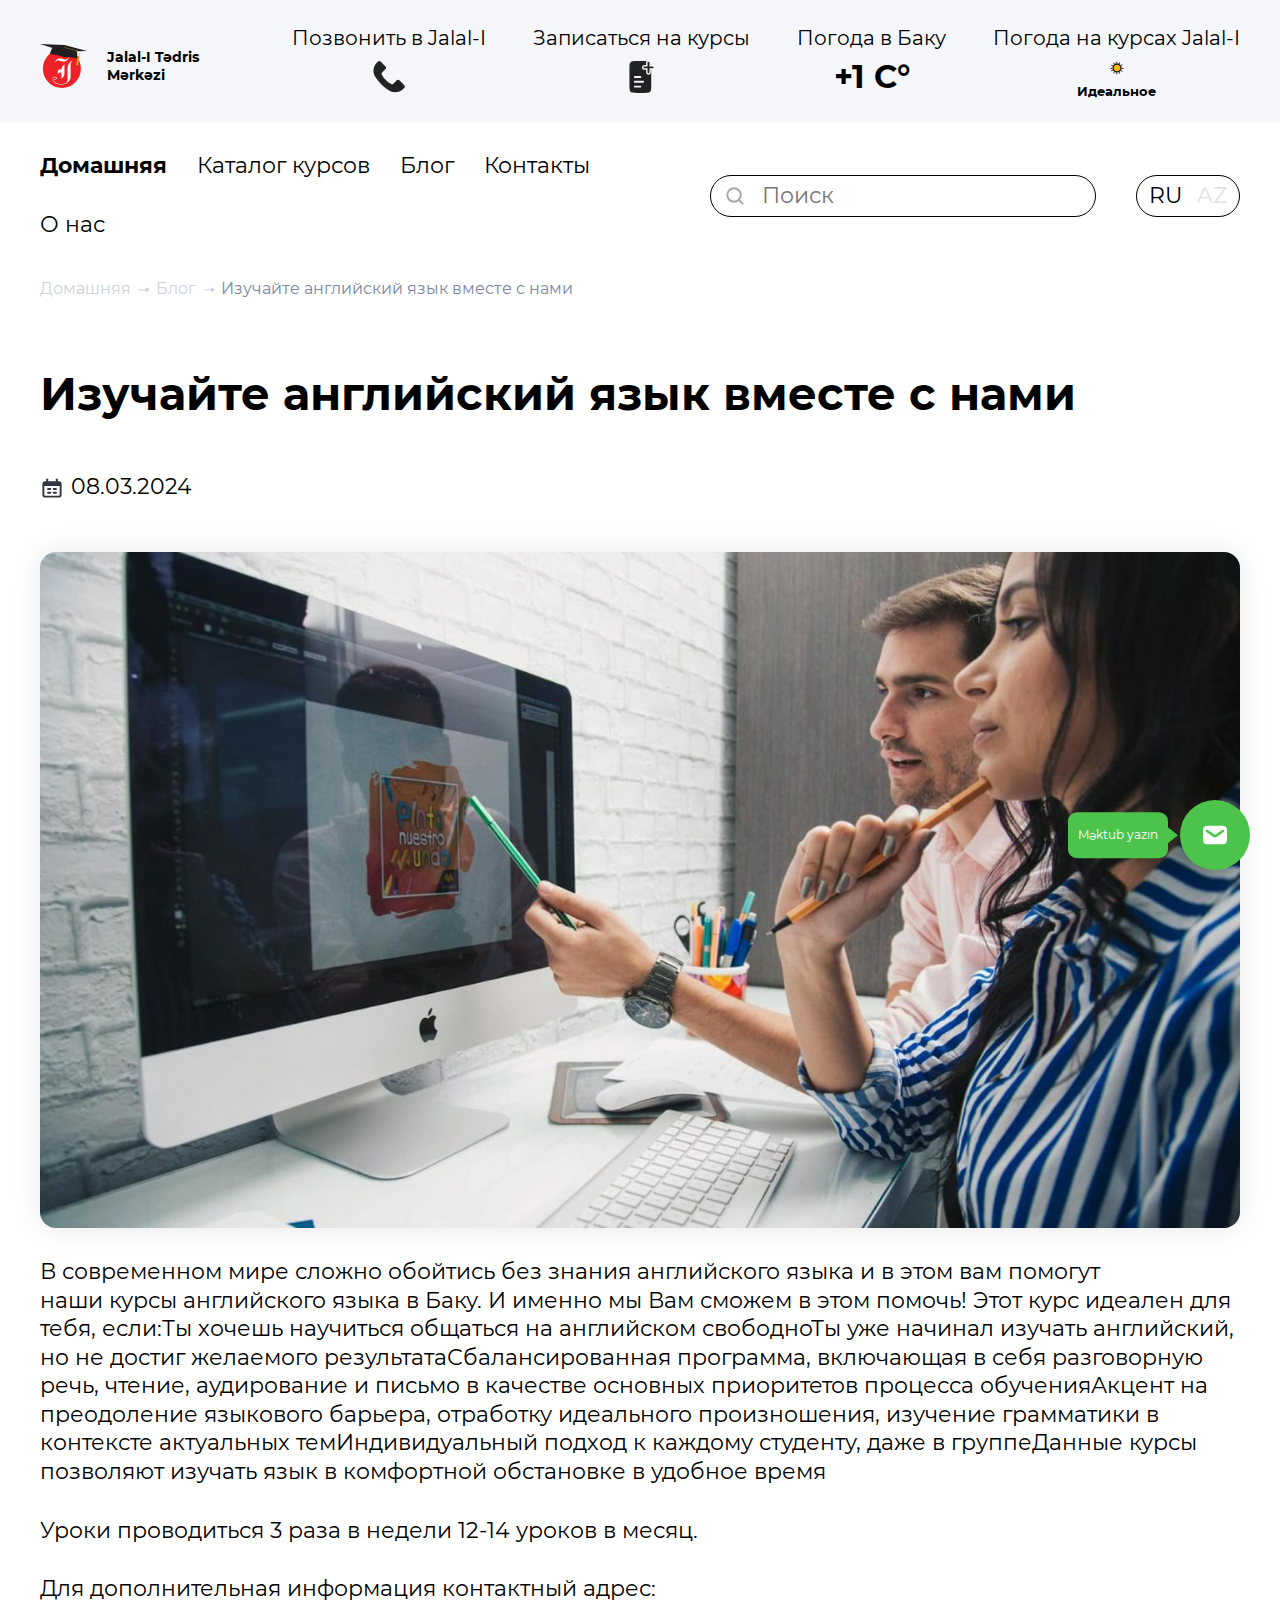
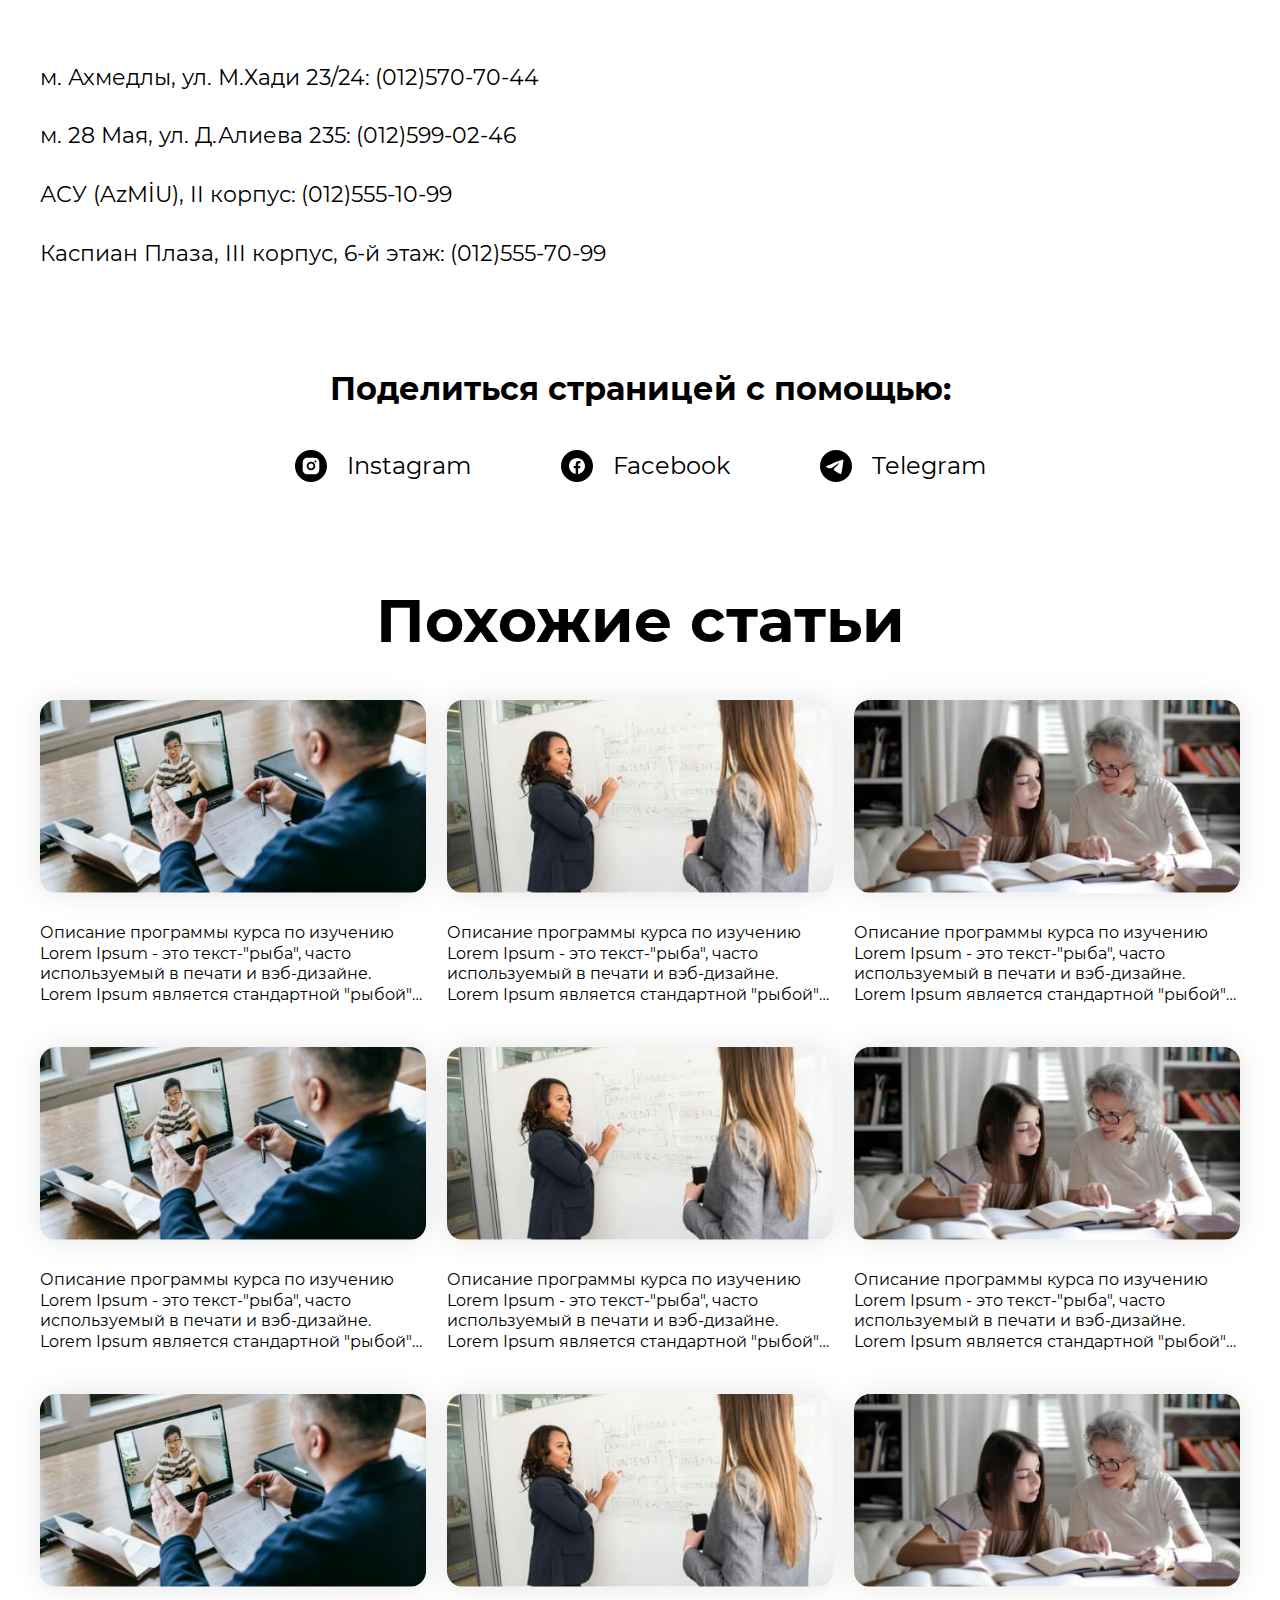
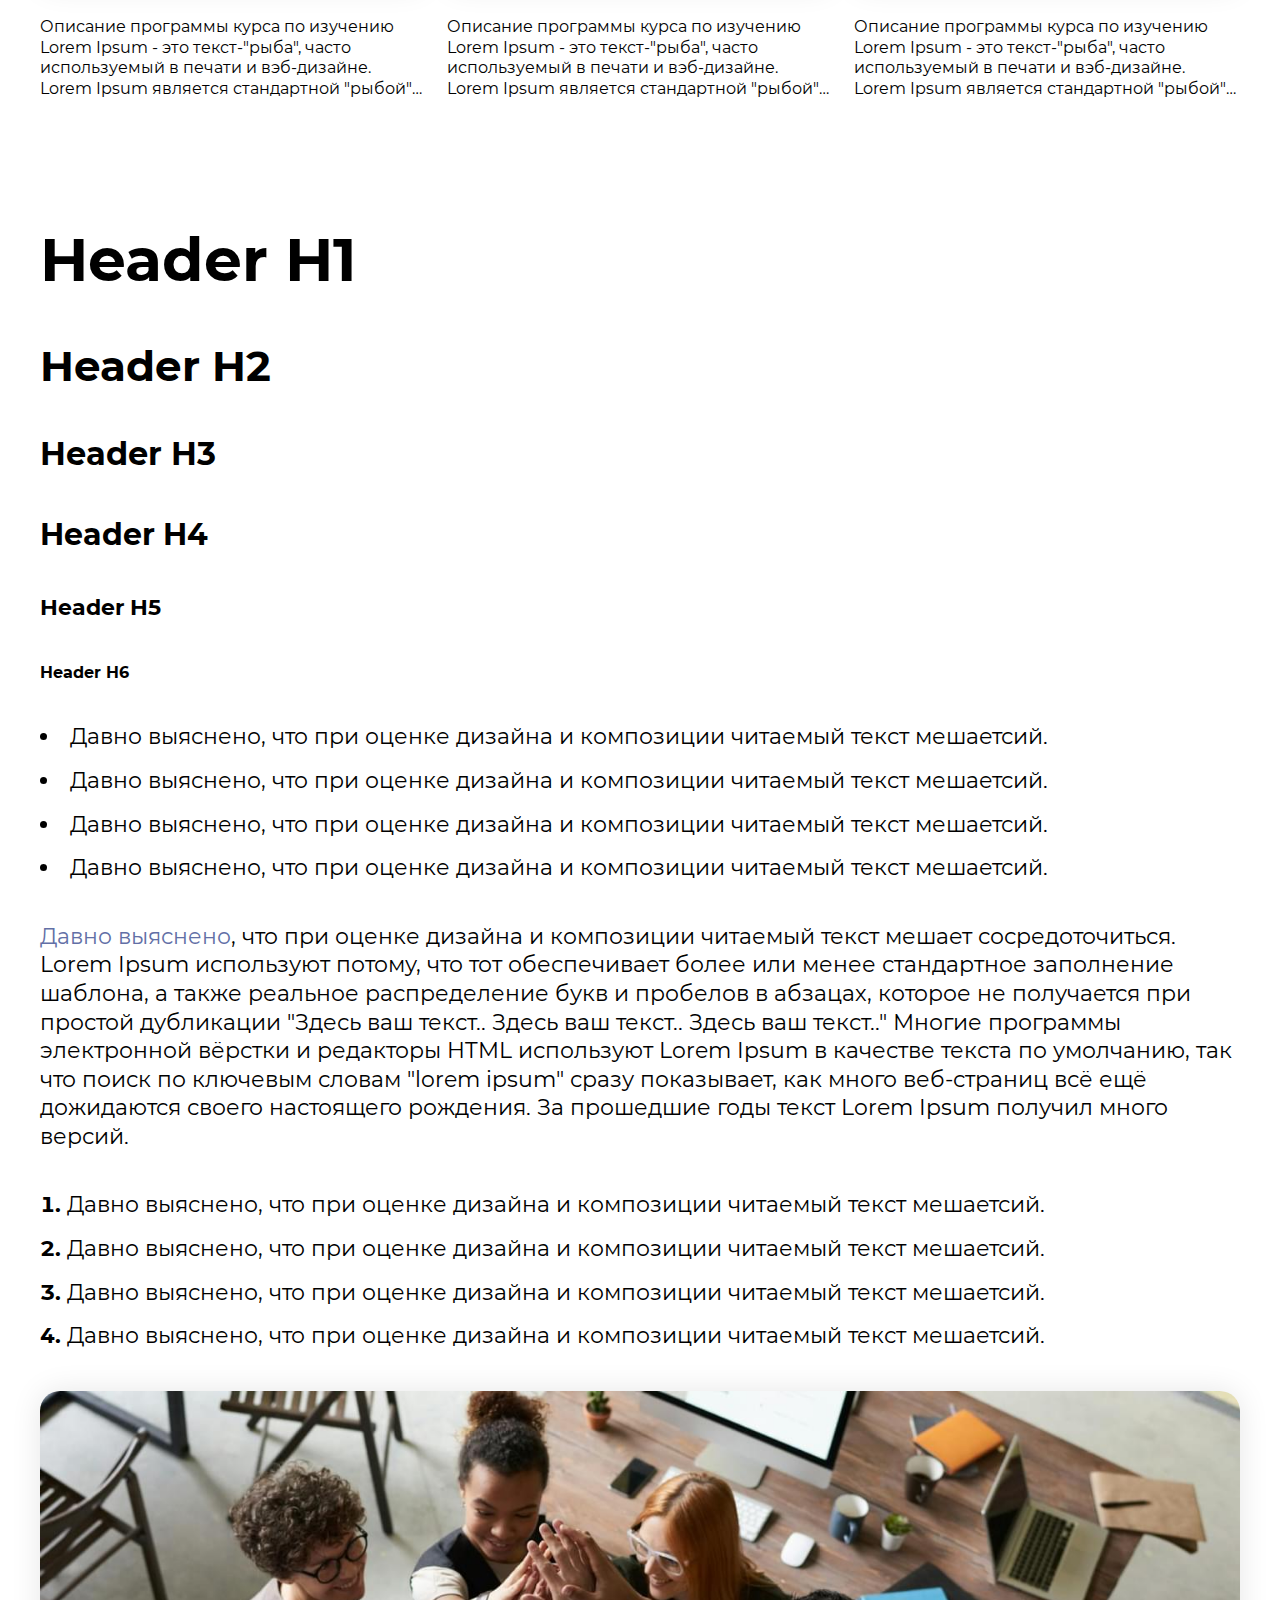
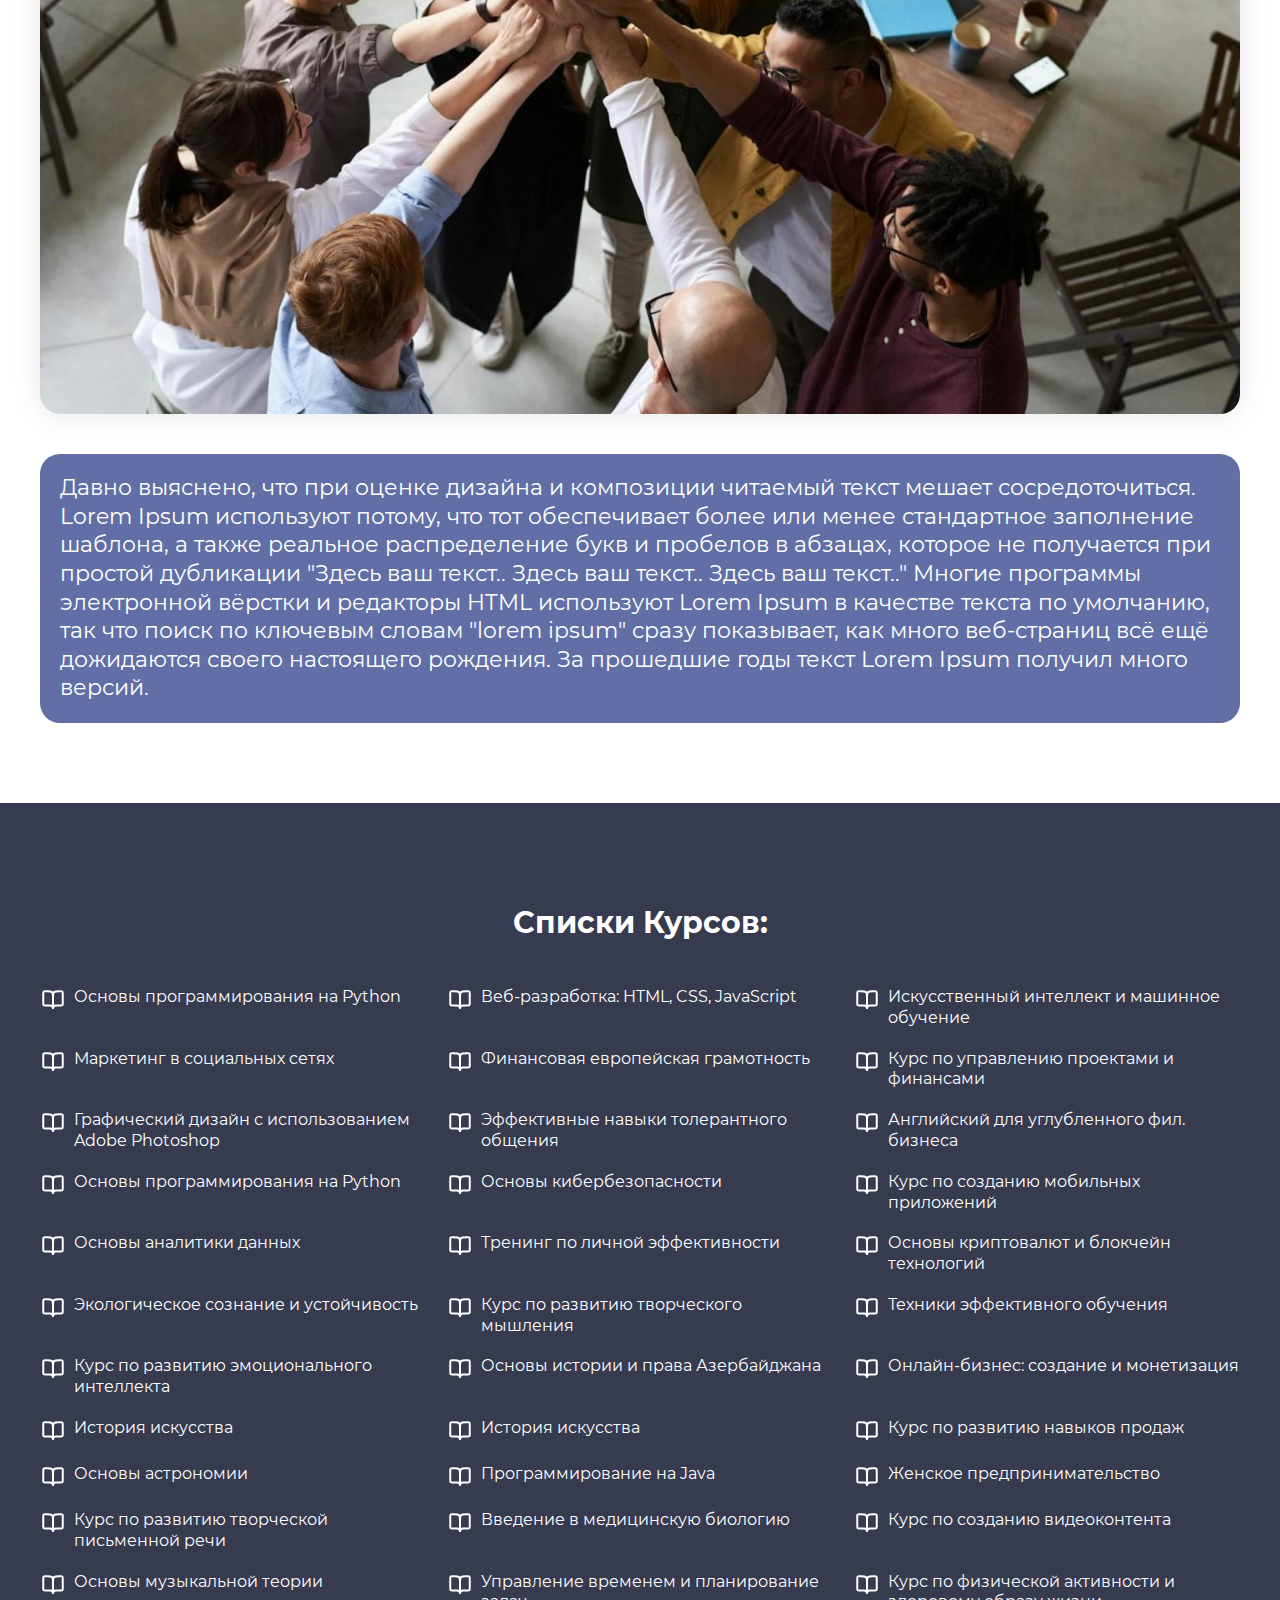
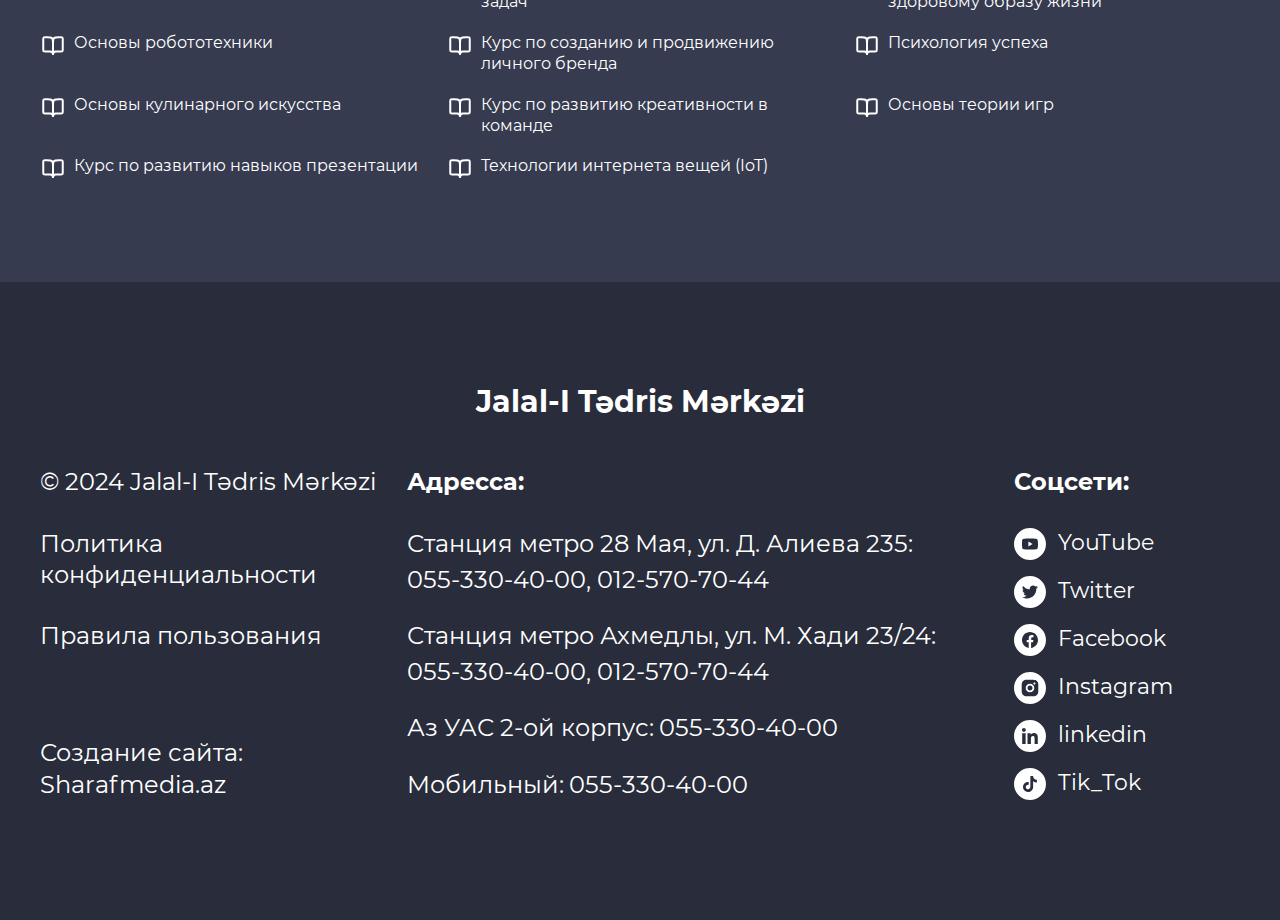
<file: page-blog.html>
<!DOCTYPE html>
<html lang="en">

<head>
	<title>Page blog</title>
	<meta charset="UTF-8">
	<meta name="format-detection" content="telephone=no">
	<!-- <style>body{opacity: 0;}</style> -->
	<link rel="stylesheet" href="css/style.min.css?_v=20240326155415">
	<link rel="shortcut icon" href="favicon.ico">
	<!-- <meta name="robots" content="noindex, nofollow"> -->
	<meta name="viewport" content="width=device-width, initial-scale=1.0">
</head>

<body>
	<div class="wrapper">
		<header class="header">
			<div class="_container">
				<div class="header__top">
					<div class="header__column">
						<div class="header__column-left">
							<div class="header__burger">
								<span></span>
							</div>

							<a href="index.html" class="header__logo">
								<img src="img/logo.svg" alt="">
								<span>Jalal-I Tədris Mərkəzi</span>
							</a>
						</div>

						<div class="header__column-right">
							<div class="header__search-mobile-open">
								<img src="img/icons/search-icon.svg" alt="">
							</div>

							<div class="header__language-mobile">RU</div>
						</div>
					</div>

					<div class="header__search-mobile">
						<span class="header__search-mobile-close"></span>

						<input class="header__search-mobile-input" placeholder="Поиск" type="text" name="search" autocomplete="off">

						<img class="header__search-mobile-submit" src="img/icons/search-icon.svg" alt="">
					</div>

					<div class="header__column">
						<div class="header__info">
							<a href="#" class="header__info-item">
								<span class="header__info-text">Позвонить в Jalal-I</span>
								<img class="header__info-image" src="img/icons/phone-icon.svg" alt="">
							</a>
							<a href="#" class="header__info-item">
								<span class="header__info-text">Записаться на курсы</span>
								<img class="header__info-image" src="img/icons/list-icon.svg" alt="">
							</a>
							<a href="#" class="header__info-item">
								<span class="header__info-text">Погода в Баку</span>
								<span class="header__info-image">+1 C&deg;</span>
							</a>
							<a href="#" class="header__info-item">
								<span class="header__info-text">Погода на курсах Jalal-I</span>
								<span class="header__info-image weather">
									<span>Идеальное</span>
									<img src="img/icons/sun-icon.svg" alt="">
								</span>
							</a>
						</div>
					</div>
				</div>
			</div>
		</header>

		<div class="header__bottom">
			<div class="_container">
				<nav class="header__menu">
					<a href="index.html" class="header__menu-item active">Домашняя</a>
					<a href="catalog.html" class="header__menu-item">Каталог курсов</a>
					<a href="blogs.html" class="header__menu-item">Блог</a>
					<a href="contacts.html" class="header__menu-item">Контакты</a>
					<a href="about.html" class="header__menu-item">О нас</a>
				</nav>

				<div class="header__seacrh">
					<img src="img/icons/search-icon.svg" alt="">
					<input placeholder="Поиск" type="text" name="search" autocomplete="off">
				</div>

				<div class="header__language">
					<a class="active" href="#">RU</a>
					<a href="#">AZ</a>
				</div>
			</div>
		</div>

		<div class="mobile__menu">
			<nav class="mobile__menu-dody">
				<a href="index.html" class="mobile__menu-item active">Домашняя</a>
				<a href="catalog.html" class="mobile__menu-item">Каталог курсов</a>
				<a href="blogs.html" class="mobile__menu-item">Блог</a>
				<a href="contacts.html" class="mobile__menu-item">Контакты</a>
				<a href="about.html" class="mobile__menu-item">О нас</a>
			</nav>

			<div class="mobile__menu-contacts">
				<a href="#" class="mobile__menu-contacts-item">
					<span>Позвонить в Jalal-I</span>
					<img src="img/icons/phone-icon.svg" alt="">
				</a>
				<a href="#" class="mobile__menu-contacts-item">
					<span>Записаться на курсы</span>
					<img src="img/icons/list-icon.svg" alt="">
				</a>
			</div>
		</div>
		<main class="page">
			<div class="breadcrumbs">
				<div class="_container">
					<ul class="breadcrumbs__list">
						<li><a href="index.html" class="breadcrumbs__item link">Домашняя</a></li>
						<li><a href="index.html" class="breadcrumbs__item link">Блог</a></li>
						<li><span class="breadcrumbs__item">Изучайте английский язык вместе с нами</span></li>
					</ul>
				</div>
			</div>

			<div class="page-blog">
				<div class="_container">
					<div class="page-blog__title">Изучайте английский язык вместе с нами</div>

					<div class="page-blog__date">
						<img src="img/icons/calendar.svg" alt="">
						<span>08.03.2024</span>
					</div>

					<div class="page-blog__body">
						<img src="img/photos/image09.jpg" alt="">

						<p>В современном мире сложно обойтись без знания английского языка и в этом вам помогут наши курсы английского языка в Баку. И именно мы Вам сможем в этом помочь! Этот курс идеален для тебя, если:Ты хочешь научиться общаться на английском свободноТы уже начинал изучать английский, но не достиг желаемого результатаСбалансированная программа, включающая в себя разговорную речь, чтение, аудирование и письмо в качестве основных приоритетов процесса обученияАкцент на преодоление языкового барьера, отработку идеального произношения, изучение грамматики в контексте актуальных темИндивидуальный подход к каждому студенту, даже в группеДанные курсы позволяют изучать язык в комфортной обстановке в удобное время</p>

						<p>Уроки проводиться 3 раза в недели 12-14 уроков в месяц.</p>

						<div class="page-blog__title-contact">Для дополнительная информация контактный адрес:</div>

						<ul class="page-blog__contact">
							<li class="page-blog__contact-item">
								<span>м. Ахмедлы, ул. М.Хади 23/24:</span>
								<a href="#">(012)570-70-44</a>
							</li>
							<li class="page-blog__contact-item">
								<span>м. 28 Мая, ул. Д.Алиева 235:</span>
								<a href="#">(012)599-02-46</a>
							</li>
							<li class="page-blog__contact-item">
								<span>АСУ (AzMİU), II корпус:</span>
								<a href="#">(012)555-10-99</a>
							</li>
							<li class="page-blog__contact-item">
								<span>Каспиан Плаза, III корпус, 6-й этаж:</span>
								<a href="#">(012)555-70-99</a>
							</li>
						</ul>
					</div>
				</div>
			</div>

			<div class="socials">
				<div class="_container">
					<div class="socials__title">Поделиться страницей с помощью:</div>

					<div class="socials__body">
						<a href="#" class="socials__item">
							<svg width="32" height="32" viewBox="0 0 32 32" fill="none" xmlns="http://www.w3.org/2000/svg">
								<path fill-rule="evenodd" clip-rule="evenodd" d="M0 16C0 7.163 7.163 0 16 0C24.837 0 32 7.163 32 16C32 24.837 24.837 32 16 32C7.163 32 0 24.837 0 16ZM12.6 7.7C11.7 7.7 11.1 7.9 10.6 8.1C10.1 8.3 9.6 8.6 9.1 9.1C8.6 9.6 8.4 10 8.1 10.6C7.9 11.1 7.8 11.7 7.7 12.6V19.4C7.7 20.3 7.9 20.9 8.1 21.4C8.3 21.9 8.6 22.4 9.1 22.9C9.6 23.4 10 23.6 10.6 23.9C11.1 24.1 11.7 24.2 12.6 24.3H19.4C20.3 24.3 20.9 24.1 21.4 23.9C21.9 23.7 22.4 23.4 22.9 22.9C23.4 22.4 23.6 22 23.9 21.4C24.1 20.9 24.2 20.3 24.3 19.4V12.6C24.3 11.7 24.1 11.1 23.9 10.6C23.7 10.1 23.4 9.6 22.9 9.1C22.4 8.6 22 8.4 21.4 8.1C20.9 7.9 20.3 7.8 19.4 7.7H12.6ZM16 11.7C18.4 11.7 20.3 13.6 20.3 16C20.3 18.4 18.4 20.3 16 20.3C13.6 20.3 11.7 18.4 11.7 16C11.7 13.6 13.6 11.7 16 11.7ZM16 18.517C17.349 18.517 18.517 17.349 18.517 16C18.517 14.562 17.349 13.483 16 13.483C14.562 13.483 13.483 14.651 13.483 16C13.483 17.438 14.651 18.517 16 18.517ZM21.4 11.6C21.4 12.152 20.952 12.6 20.4 12.6C19.848 12.6 19.4 12.152 19.4 11.6C19.4 11.048 19.848 10.6 20.4 10.6C20.952 10.6 21.4 11.048 21.4 11.6Z" />
							</svg>
							<span>Instagram</span>
						</a>

						<a href="#" class="socials__item">
							<svg width="32" height="32" viewBox="0 0 32 32" fill="none" xmlns="http://www.w3.org/2000/svg">
								<path fill-rule="evenodd" clip-rule="evenodd" d="M0 16C0 7.16344 7.16344 0 16 0C24.8366 0 32 7.16344 32 16C32 24.8366 24.8366 32 16 32C7.16344 32 0 24.8366 0 16ZM16 8C20.4 8 24 11.6 24 16C24 20 21.1 23.4 17.1 24V18.3H19L19.4 16H17.2V14.5C17.2 13.9 17.5 13.3 18.5 13.3H19.5V11.3C19.5 11.3 18.6 11.1 17.7 11.1C15.9 11.1 14.7 12.2 14.7 14.2V16H12.7V18.3H14.7V23.9C10.9 23.3 8 20 8 16C8 11.6 11.6 8 16 8Z" />
							</svg>
							<span>Facebook</span>
						</a>

						<a href="#" class="socials__item">
							<svg width="35" height="35" viewBox="0 0 35 35" fill="none" xmlns="http://www.w3.org/2000/svg">
								<path d="M17.5 35C27.165 35 35 27.165 35 17.5C35 7.83502 27.165 0 17.5 0C7.83502 0 0 7.83502 0 17.5C0 27.165 7.83502 35 17.5 35Z" />
								<path fill-rule="evenodd" clip-rule="evenodd" d="M7.92173 17.3152C13.0233 15.0925 16.4252 13.6272 18.1273 12.9192C22.9873 10.8978 23.9971 10.5466 24.6553 10.535C24.8001 10.5325 25.1238 10.5684 25.3335 10.7385C25.5105 10.8822 25.5592 11.0762 25.5825 11.2124C25.6058 11.3486 25.6349 11.6589 25.6118 11.9013C25.3484 14.6685 24.2089 21.3837 23.6291 24.4829C23.3838 25.7943 22.9008 26.2341 22.4332 26.2771C21.4169 26.3706 20.6452 25.6055 19.6609 24.9603C18.1207 23.9506 17.2505 23.3221 15.7555 22.3369C14.0277 21.1983 15.1477 20.5725 16.1324 19.5498C16.3901 19.2822 20.8678 15.2094 20.9544 14.8399C20.9653 14.7937 20.9753 14.6215 20.873 14.5305C20.7707 14.4396 20.6197 14.4707 20.5107 14.4954C20.3562 14.5305 17.8957 16.1568 13.1291 19.3744C12.4307 19.854 11.7981 20.0876 11.2313 20.0754C10.6064 20.0619 9.40448 19.7221 8.51096 19.4316C7.41502 19.0754 6.54399 18.887 6.61984 18.282C6.65934 17.9669 7.09331 17.6446 7.92173 17.3152Z" fill="white" />
							</svg>
							<span>Telegram</span>
						</a>
					</div>
				</div>
			</div>

			<div class="blog">
				<div class="_container">
					<div class="blog__title title">Похожие статьи</div>

					<div class="blog__body">
						<a href="page-blog.html" class="blog__item">
							<div class="blog__item-image"><img src="img/photos/image06.jpg" alt=""></div>
							<div class="blog__item-text">Описание программы курса по изучению Lorem Ipsum - это текст-"рыба", часто используемый в печати и вэб-дизайне. Lorem Ipsum является стандартной "рыбой" для текстов на латинице. Lorem Ipsum является стандартной "рыбой" для текстов на латинице</div>
						</a>

						<a href="page-blog.html" class="blog__item">
							<div class="blog__item-image"><img src="img/photos/image07.jpg" alt=""></div>
							<div class="blog__item-text">Описание программы курса по изучению Lorem Ipsum - это текст-"рыба", часто используемый в печати и вэб-дизайне. Lorem Ipsum является стандартной "рыбой" для текстов на латинице. Lorem Ipsum является стандартной "рыбой" для текстов на латинице</div>
						</a>

						<a href="page-blog.html" class="blog__item">
							<div class="blog__item-image"><img src="img/photos/image08.jpg" alt=""></div>
							<div class="blog__item-text">Описание программы курса по изучению Lorem Ipsum - это текст-"рыба", часто используемый в печати и вэб-дизайне. Lorem Ipsum является стандартной "рыбой" для текстов на латинице. Lorem Ipsum является стандартной "рыбой" для текстов на латинице</div>
						</a>

						<a href="page-blog.html" class="blog__item">
							<div class="blog__item-image"><img src="img/photos/image06.jpg" alt=""></div>
							<div class="blog__item-text">Описание программы курса по изучению Lorem Ipsum - это текст-"рыба", часто используемый в печати и вэб-дизайне. Lorem Ipsum является стандартной "рыбой" для текстов на латинице. Lorem Ipsum является стандартной "рыбой" для текстов на латинице</div>
						</a>

						<a href="page-blog.html" class="blog__item">
							<div class="blog__item-image"><img src="img/photos/image07.jpg" alt=""></div>
							<div class="blog__item-text">Описание программы курса по изучению Lorem Ipsum - это текст-"рыба", часто используемый в печати и вэб-дизайне. Lorem Ipsum является стандартной "рыбой" для текстов на латинице. Lorem Ipsum является стандартной "рыбой" для текстов на латинице</div>
						</a>

						<a href="page-blog.html" class="blog__item">
							<div class="blog__item-image"><img src="img/photos/image08.jpg" alt=""></div>
							<div class="blog__item-text">Описание программы курса по изучению Lorem Ipsum - это текст-"рыба", часто используемый в печати и вэб-дизайне. Lorem Ipsum является стандартной "рыбой" для текстов на латинице. Lorem Ipsum является стандартной "рыбой" для текстов на латинице</div>
						</a>

						<a href="page-blog.html" class="blog__item">
							<div class="blog__item-image"><img src="img/photos/image06.jpg" alt=""></div>
							<div class="blog__item-text">Описание программы курса по изучению Lorem Ipsum - это текст-"рыба", часто используемый в печати и вэб-дизайне. Lorem Ipsum является стандартной "рыбой" для текстов на латинице. Lorem Ipsum является стандартной "рыбой" для текстов на латинице</div>
						</a>

						<a href="page-blog.html" class="blog__item">
							<div class="blog__item-image"><img src="img/photos/image07.jpg" alt=""></div>
							<div class="blog__item-text">Описание программы курса по изучению Lorem Ipsum - это текст-"рыба", часто используемый в печати и вэб-дизайне. Lorem Ipsum является стандартной "рыбой" для текстов на латинице. Lorem Ipsum является стандартной "рыбой" для текстов на латинице</div>
						</a>

						<a href="page-blog.html" class="blog__item">
							<div class="blog__item-image"><img src="img/photos/image08.jpg" alt=""></div>
							<div class="blog__item-text">Описание программы курса по изучению Lorem Ipsum - это текст-"рыба", часто используемый в печати и вэб-дизайне. Lorem Ipsum является стандартной "рыбой" для текстов на латинице. Lorem Ipsum является стандартной "рыбой" для текстов на латинице</div>
						</a>
					</div>
				</div>
			</div>

			<div class="info">
				<div class="_container">
					<h1>Header H1</h1>
					<h2>Header H2</h2>
					<h3>Header H3</h3>
					<h4>Header H4</h4>
					<h5>Header H5</h5>
					<h6>Header H6</h6>
					<ul>
						<li>Давно выяснено, что при оценке дизайна и композиции читаемый текст мешаетсий. </li>
						<li>Давно выяснено, что при оценке дизайна и композиции читаемый текст мешаетсий. </li>
						<li>Давно выяснено, что при оценке дизайна и композиции читаемый текст мешаетсий. </li>
						<li>Давно выяснено, что при оценке дизайна и композиции читаемый текст мешаетсий. </li>
					</ul>
					<p><a href="#">Давно выяснено</a>, что при оценке дизайна и композиции читаемый текст мешает сосредоточиться. Lorem Ipsum используют потому, что тот обеспечивает более или менее стандартное заполнение шаблона, а также реальное распределение букв и пробелов в абзацах, которое не получается при простой дубликации "Здесь ваш текст.. Здесь ваш текст.. Здесь ваш текст.." Многие программы электронной вёрстки и редакторы HTML используют Lorem Ipsum в качестве текста по умолчанию, так что поиск по ключевым словам "lorem ipsum" сразу показывает, как много веб-страниц всё ещё дожидаются своего настоящего рождения. За прошедшие годы текст Lorem Ipsum получил много версий.</p>
					<ol>
						<li>Давно выяснено, что при оценке дизайна и композиции читаемый текст мешаетсий.</li>
						<li>Давно выяснено, что при оценке дизайна и композиции читаемый текст мешаетсий.</li>
						<li>Давно выяснено, что при оценке дизайна и композиции читаемый текст мешаетсий.</li>
						<li>Давно выяснено, что при оценке дизайна и композиции читаемый текст мешаетсий.</li>
					</ol>
					<img src="img/photos/image05.jpg" alt="">
					<blockquote>Давно выяснено, что при оценке дизайна и композиции читаемый текст мешает сосредоточиться. Lorem Ipsum используют потому, что тот обеспечивает более или менее стандартное заполнение шаблона, а также реальное распределение букв и пробелов в абзацах, которое не получается при простой дубликации "Здесь ваш текст.. Здесь ваш текст.. Здесь ваш текст.." Многие программы электронной вёрстки и редакторы HTML используют Lorem Ipsum в качестве текста по умолчанию, так что поиск по ключевым словам "lorem ipsum" сразу показывает, как много веб-страниц всё ещё дожидаются своего настоящего рождения. За прошедшие годы текст Lorem Ipsum получил много версий. </blockquote>
				</div>
			</div>
		</main>
		<div class="courses">
			<div class="_container">
				<div class="courses__title">Списки Курсов:</div>

				<div class="courses__body">
					<a href="#" class="courses__item">
						<svg width="26" height="26" viewBox="0 0 26 26" fill="none" xmlns="http://www.w3.org/2000/svg">
							<path d="M5.25 18.4168H9.75C9.98214 18.4168 10.0982 18.4168 10.1962 18.4233C11.6985 18.5217 12.8951 19.7184 12.9936 21.2206C13 21.3186 13 21.4347 13 21.6668V10.3335C13 7.50507 13 6.09086 12.1213 5.21218C11.2426 4.3335 9.82843 4.3335 7 4.3335H5.25C4.30719 4.3335 3.83579 4.3335 3.54289 4.62639C3.25 4.91928 3.25 5.39069 3.25 6.3335V16.4168C3.25 17.3596 3.25 17.831 3.54289 18.1239C3.83579 18.4168 4.30719 18.4168 5.25 18.4168Z" stroke-width="2" />
							<path d="M20.75 18.4168H16.25C16.0179 18.4168 15.9018 18.4168 15.8038 18.4233C14.3015 18.5217 13.1049 19.7184 13.0064 21.2206C13 21.3186 13 21.4347 13 21.6668V10.3335C13 7.50507 13 6.09086 13.8787 5.21218C14.7574 4.3335 16.1716 4.3335 19 4.3335H20.75C21.6928 4.3335 22.1642 4.3335 22.4571 4.62639C22.75 4.91928 22.75 5.39069 22.75 6.3335V16.4168C22.75 17.3596 22.75 17.831 22.4571 18.1239C22.1642 18.4168 21.6928 18.4168 20.75 18.4168Z" stroke-width="2" />
						</svg>
						<span>Основы программирования на Python</span>
					</a>
					<a href="#" class="courses__item">
						<svg width="26" height="26" viewBox="0 0 26 26" fill="none" xmlns="http://www.w3.org/2000/svg">
							<path d="M5.25 18.4168H9.75C9.98214 18.4168 10.0982 18.4168 10.1962 18.4233C11.6985 18.5217 12.8951 19.7184 12.9936 21.2206C13 21.3186 13 21.4347 13 21.6668V10.3335C13 7.50507 13 6.09086 12.1213 5.21218C11.2426 4.3335 9.82843 4.3335 7 4.3335H5.25C4.30719 4.3335 3.83579 4.3335 3.54289 4.62639C3.25 4.91928 3.25 5.39069 3.25 6.3335V16.4168C3.25 17.3596 3.25 17.831 3.54289 18.1239C3.83579 18.4168 4.30719 18.4168 5.25 18.4168Z" stroke-width="2" />
							<path d="M20.75 18.4168H16.25C16.0179 18.4168 15.9018 18.4168 15.8038 18.4233C14.3015 18.5217 13.1049 19.7184 13.0064 21.2206C13 21.3186 13 21.4347 13 21.6668V10.3335C13 7.50507 13 6.09086 13.8787 5.21218C14.7574 4.3335 16.1716 4.3335 19 4.3335H20.75C21.6928 4.3335 22.1642 4.3335 22.4571 4.62639C22.75 4.91928 22.75 5.39069 22.75 6.3335V16.4168C22.75 17.3596 22.75 17.831 22.4571 18.1239C22.1642 18.4168 21.6928 18.4168 20.75 18.4168Z" stroke-width="2" />
						</svg>
						<span>Веб-разработка: HTML, CSS, JavaScript</span>
					</a>
					<a href="#" class="courses__item">
						<svg width="26" height="26" viewBox="0 0 26 26" fill="none" xmlns="http://www.w3.org/2000/svg">
							<path d="M5.25 18.4168H9.75C9.98214 18.4168 10.0982 18.4168 10.1962 18.4233C11.6985 18.5217 12.8951 19.7184 12.9936 21.2206C13 21.3186 13 21.4347 13 21.6668V10.3335C13 7.50507 13 6.09086 12.1213 5.21218C11.2426 4.3335 9.82843 4.3335 7 4.3335H5.25C4.30719 4.3335 3.83579 4.3335 3.54289 4.62639C3.25 4.91928 3.25 5.39069 3.25 6.3335V16.4168C3.25 17.3596 3.25 17.831 3.54289 18.1239C3.83579 18.4168 4.30719 18.4168 5.25 18.4168Z" stroke-width="2" />
							<path d="M20.75 18.4168H16.25C16.0179 18.4168 15.9018 18.4168 15.8038 18.4233C14.3015 18.5217 13.1049 19.7184 13.0064 21.2206C13 21.3186 13 21.4347 13 21.6668V10.3335C13 7.50507 13 6.09086 13.8787 5.21218C14.7574 4.3335 16.1716 4.3335 19 4.3335H20.75C21.6928 4.3335 22.1642 4.3335 22.4571 4.62639C22.75 4.91928 22.75 5.39069 22.75 6.3335V16.4168C22.75 17.3596 22.75 17.831 22.4571 18.1239C22.1642 18.4168 21.6928 18.4168 20.75 18.4168Z" stroke-width="2" />
						</svg>
						<span>Искусственный интеллект и машинное обучение</span>
					</a>
					<a href="#" class="courses__item">
						<svg width="26" height="26" viewBox="0 0 26 26" fill="none" xmlns="http://www.w3.org/2000/svg">
							<path d="M5.25 18.4168H9.75C9.98214 18.4168 10.0982 18.4168 10.1962 18.4233C11.6985 18.5217 12.8951 19.7184 12.9936 21.2206C13 21.3186 13 21.4347 13 21.6668V10.3335C13 7.50507 13 6.09086 12.1213 5.21218C11.2426 4.3335 9.82843 4.3335 7 4.3335H5.25C4.30719 4.3335 3.83579 4.3335 3.54289 4.62639C3.25 4.91928 3.25 5.39069 3.25 6.3335V16.4168C3.25 17.3596 3.25 17.831 3.54289 18.1239C3.83579 18.4168 4.30719 18.4168 5.25 18.4168Z" stroke-width="2" />
							<path d="M20.75 18.4168H16.25C16.0179 18.4168 15.9018 18.4168 15.8038 18.4233C14.3015 18.5217 13.1049 19.7184 13.0064 21.2206C13 21.3186 13 21.4347 13 21.6668V10.3335C13 7.50507 13 6.09086 13.8787 5.21218C14.7574 4.3335 16.1716 4.3335 19 4.3335H20.75C21.6928 4.3335 22.1642 4.3335 22.4571 4.62639C22.75 4.91928 22.75 5.39069 22.75 6.3335V16.4168C22.75 17.3596 22.75 17.831 22.4571 18.1239C22.1642 18.4168 21.6928 18.4168 20.75 18.4168Z" stroke-width="2" />
						</svg>
						<span>Маркетинг в социальных сетях</span>
					</a>
					<a href="#" class="courses__item">
						<svg width="26" height="26" viewBox="0 0 26 26" fill="none" xmlns="http://www.w3.org/2000/svg">
							<path d="M5.25 18.4168H9.75C9.98214 18.4168 10.0982 18.4168 10.1962 18.4233C11.6985 18.5217 12.8951 19.7184 12.9936 21.2206C13 21.3186 13 21.4347 13 21.6668V10.3335C13 7.50507 13 6.09086 12.1213 5.21218C11.2426 4.3335 9.82843 4.3335 7 4.3335H5.25C4.30719 4.3335 3.83579 4.3335 3.54289 4.62639C3.25 4.91928 3.25 5.39069 3.25 6.3335V16.4168C3.25 17.3596 3.25 17.831 3.54289 18.1239C3.83579 18.4168 4.30719 18.4168 5.25 18.4168Z" stroke-width="2" />
							<path d="M20.75 18.4168H16.25C16.0179 18.4168 15.9018 18.4168 15.8038 18.4233C14.3015 18.5217 13.1049 19.7184 13.0064 21.2206C13 21.3186 13 21.4347 13 21.6668V10.3335C13 7.50507 13 6.09086 13.8787 5.21218C14.7574 4.3335 16.1716 4.3335 19 4.3335H20.75C21.6928 4.3335 22.1642 4.3335 22.4571 4.62639C22.75 4.91928 22.75 5.39069 22.75 6.3335V16.4168C22.75 17.3596 22.75 17.831 22.4571 18.1239C22.1642 18.4168 21.6928 18.4168 20.75 18.4168Z" stroke-width="2" />
						</svg>
						<span>Финансовая европейская грамотность</span>
					</a>
					<a href="#" class="courses__item">
						<svg width="26" height="26" viewBox="0 0 26 26" fill="none" xmlns="http://www.w3.org/2000/svg">
							<path d="M5.25 18.4168H9.75C9.98214 18.4168 10.0982 18.4168 10.1962 18.4233C11.6985 18.5217 12.8951 19.7184 12.9936 21.2206C13 21.3186 13 21.4347 13 21.6668V10.3335C13 7.50507 13 6.09086 12.1213 5.21218C11.2426 4.3335 9.82843 4.3335 7 4.3335H5.25C4.30719 4.3335 3.83579 4.3335 3.54289 4.62639C3.25 4.91928 3.25 5.39069 3.25 6.3335V16.4168C3.25 17.3596 3.25 17.831 3.54289 18.1239C3.83579 18.4168 4.30719 18.4168 5.25 18.4168Z" stroke-width="2" />
							<path d="M20.75 18.4168H16.25C16.0179 18.4168 15.9018 18.4168 15.8038 18.4233C14.3015 18.5217 13.1049 19.7184 13.0064 21.2206C13 21.3186 13 21.4347 13 21.6668V10.3335C13 7.50507 13 6.09086 13.8787 5.21218C14.7574 4.3335 16.1716 4.3335 19 4.3335H20.75C21.6928 4.3335 22.1642 4.3335 22.4571 4.62639C22.75 4.91928 22.75 5.39069 22.75 6.3335V16.4168C22.75 17.3596 22.75 17.831 22.4571 18.1239C22.1642 18.4168 21.6928 18.4168 20.75 18.4168Z" stroke-width="2" />
						</svg>
						<span>Курс по управлению проектами и финансами</span>
					</a>
					<a href="#" class="courses__item">
						<svg width="26" height="26" viewBox="0 0 26 26" fill="none" xmlns="http://www.w3.org/2000/svg">
							<path d="M5.25 18.4168H9.75C9.98214 18.4168 10.0982 18.4168 10.1962 18.4233C11.6985 18.5217 12.8951 19.7184 12.9936 21.2206C13 21.3186 13 21.4347 13 21.6668V10.3335C13 7.50507 13 6.09086 12.1213 5.21218C11.2426 4.3335 9.82843 4.3335 7 4.3335H5.25C4.30719 4.3335 3.83579 4.3335 3.54289 4.62639C3.25 4.91928 3.25 5.39069 3.25 6.3335V16.4168C3.25 17.3596 3.25 17.831 3.54289 18.1239C3.83579 18.4168 4.30719 18.4168 5.25 18.4168Z" stroke-width="2" />
							<path d="M20.75 18.4168H16.25C16.0179 18.4168 15.9018 18.4168 15.8038 18.4233C14.3015 18.5217 13.1049 19.7184 13.0064 21.2206C13 21.3186 13 21.4347 13 21.6668V10.3335C13 7.50507 13 6.09086 13.8787 5.21218C14.7574 4.3335 16.1716 4.3335 19 4.3335H20.75C21.6928 4.3335 22.1642 4.3335 22.4571 4.62639C22.75 4.91928 22.75 5.39069 22.75 6.3335V16.4168C22.75 17.3596 22.75 17.831 22.4571 18.1239C22.1642 18.4168 21.6928 18.4168 20.75 18.4168Z" stroke-width="2" />
						</svg>
						<span>Графический дизайн с использованием Adobe Photoshop</span>
					</a>
					<a href="#" class="courses__item">
						<svg width="26" height="26" viewBox="0 0 26 26" fill="none" xmlns="http://www.w3.org/2000/svg">
							<path d="M5.25 18.4168H9.75C9.98214 18.4168 10.0982 18.4168 10.1962 18.4233C11.6985 18.5217 12.8951 19.7184 12.9936 21.2206C13 21.3186 13 21.4347 13 21.6668V10.3335C13 7.50507 13 6.09086 12.1213 5.21218C11.2426 4.3335 9.82843 4.3335 7 4.3335H5.25C4.30719 4.3335 3.83579 4.3335 3.54289 4.62639C3.25 4.91928 3.25 5.39069 3.25 6.3335V16.4168C3.25 17.3596 3.25 17.831 3.54289 18.1239C3.83579 18.4168 4.30719 18.4168 5.25 18.4168Z" stroke-width="2" />
							<path d="M20.75 18.4168H16.25C16.0179 18.4168 15.9018 18.4168 15.8038 18.4233C14.3015 18.5217 13.1049 19.7184 13.0064 21.2206C13 21.3186 13 21.4347 13 21.6668V10.3335C13 7.50507 13 6.09086 13.8787 5.21218C14.7574 4.3335 16.1716 4.3335 19 4.3335H20.75C21.6928 4.3335 22.1642 4.3335 22.4571 4.62639C22.75 4.91928 22.75 5.39069 22.75 6.3335V16.4168C22.75 17.3596 22.75 17.831 22.4571 18.1239C22.1642 18.4168 21.6928 18.4168 20.75 18.4168Z" stroke-width="2" />
						</svg>
						<span>Эффективные навыки толерантного общения</span>
					</a>
					<a href="#" class="courses__item">
						<svg width="26" height="26" viewBox="0 0 26 26" fill="none" xmlns="http://www.w3.org/2000/svg">
							<path d="M5.25 18.4168H9.75C9.98214 18.4168 10.0982 18.4168 10.1962 18.4233C11.6985 18.5217 12.8951 19.7184 12.9936 21.2206C13 21.3186 13 21.4347 13 21.6668V10.3335C13 7.50507 13 6.09086 12.1213 5.21218C11.2426 4.3335 9.82843 4.3335 7 4.3335H5.25C4.30719 4.3335 3.83579 4.3335 3.54289 4.62639C3.25 4.91928 3.25 5.39069 3.25 6.3335V16.4168C3.25 17.3596 3.25 17.831 3.54289 18.1239C3.83579 18.4168 4.30719 18.4168 5.25 18.4168Z" stroke-width="2" />
							<path d="M20.75 18.4168H16.25C16.0179 18.4168 15.9018 18.4168 15.8038 18.4233C14.3015 18.5217 13.1049 19.7184 13.0064 21.2206C13 21.3186 13 21.4347 13 21.6668V10.3335C13 7.50507 13 6.09086 13.8787 5.21218C14.7574 4.3335 16.1716 4.3335 19 4.3335H20.75C21.6928 4.3335 22.1642 4.3335 22.4571 4.62639C22.75 4.91928 22.75 5.39069 22.75 6.3335V16.4168C22.75 17.3596 22.75 17.831 22.4571 18.1239C22.1642 18.4168 21.6928 18.4168 20.75 18.4168Z" stroke-width="2" />
						</svg>
						<span>Английский для углубленного фил. бизнеса</span>
					</a>
					<a href="#" class="courses__item">
						<svg width="26" height="26" viewBox="0 0 26 26" fill="none" xmlns="http://www.w3.org/2000/svg">
							<path d="M5.25 18.4168H9.75C9.98214 18.4168 10.0982 18.4168 10.1962 18.4233C11.6985 18.5217 12.8951 19.7184 12.9936 21.2206C13 21.3186 13 21.4347 13 21.6668V10.3335C13 7.50507 13 6.09086 12.1213 5.21218C11.2426 4.3335 9.82843 4.3335 7 4.3335H5.25C4.30719 4.3335 3.83579 4.3335 3.54289 4.62639C3.25 4.91928 3.25 5.39069 3.25 6.3335V16.4168C3.25 17.3596 3.25 17.831 3.54289 18.1239C3.83579 18.4168 4.30719 18.4168 5.25 18.4168Z" stroke-width="2" />
							<path d="M20.75 18.4168H16.25C16.0179 18.4168 15.9018 18.4168 15.8038 18.4233C14.3015 18.5217 13.1049 19.7184 13.0064 21.2206C13 21.3186 13 21.4347 13 21.6668V10.3335C13 7.50507 13 6.09086 13.8787 5.21218C14.7574 4.3335 16.1716 4.3335 19 4.3335H20.75C21.6928 4.3335 22.1642 4.3335 22.4571 4.62639C22.75 4.91928 22.75 5.39069 22.75 6.3335V16.4168C22.75 17.3596 22.75 17.831 22.4571 18.1239C22.1642 18.4168 21.6928 18.4168 20.75 18.4168Z" stroke-width="2" />
						</svg>
						<span>Основы программирования на Python</span>
					</a>
					<a href="#" class="courses__item">
						<svg width="26" height="26" viewBox="0 0 26 26" fill="none" xmlns="http://www.w3.org/2000/svg">
							<path d="M5.25 18.4168H9.75C9.98214 18.4168 10.0982 18.4168 10.1962 18.4233C11.6985 18.5217 12.8951 19.7184 12.9936 21.2206C13 21.3186 13 21.4347 13 21.6668V10.3335C13 7.50507 13 6.09086 12.1213 5.21218C11.2426 4.3335 9.82843 4.3335 7 4.3335H5.25C4.30719 4.3335 3.83579 4.3335 3.54289 4.62639C3.25 4.91928 3.25 5.39069 3.25 6.3335V16.4168C3.25 17.3596 3.25 17.831 3.54289 18.1239C3.83579 18.4168 4.30719 18.4168 5.25 18.4168Z" stroke-width="2" />
							<path d="M20.75 18.4168H16.25C16.0179 18.4168 15.9018 18.4168 15.8038 18.4233C14.3015 18.5217 13.1049 19.7184 13.0064 21.2206C13 21.3186 13 21.4347 13 21.6668V10.3335C13 7.50507 13 6.09086 13.8787 5.21218C14.7574 4.3335 16.1716 4.3335 19 4.3335H20.75C21.6928 4.3335 22.1642 4.3335 22.4571 4.62639C22.75 4.91928 22.75 5.39069 22.75 6.3335V16.4168C22.75 17.3596 22.75 17.831 22.4571 18.1239C22.1642 18.4168 21.6928 18.4168 20.75 18.4168Z" stroke-width="2" />
						</svg>
						<span>Основы кибербезопасности</span>
					</a>
					<a href="#" class="courses__item">
						<svg width="26" height="26" viewBox="0 0 26 26" fill="none" xmlns="http://www.w3.org/2000/svg">
							<path d="M5.25 18.4168H9.75C9.98214 18.4168 10.0982 18.4168 10.1962 18.4233C11.6985 18.5217 12.8951 19.7184 12.9936 21.2206C13 21.3186 13 21.4347 13 21.6668V10.3335C13 7.50507 13 6.09086 12.1213 5.21218C11.2426 4.3335 9.82843 4.3335 7 4.3335H5.25C4.30719 4.3335 3.83579 4.3335 3.54289 4.62639C3.25 4.91928 3.25 5.39069 3.25 6.3335V16.4168C3.25 17.3596 3.25 17.831 3.54289 18.1239C3.83579 18.4168 4.30719 18.4168 5.25 18.4168Z" stroke-width="2" />
							<path d="M20.75 18.4168H16.25C16.0179 18.4168 15.9018 18.4168 15.8038 18.4233C14.3015 18.5217 13.1049 19.7184 13.0064 21.2206C13 21.3186 13 21.4347 13 21.6668V10.3335C13 7.50507 13 6.09086 13.8787 5.21218C14.7574 4.3335 16.1716 4.3335 19 4.3335H20.75C21.6928 4.3335 22.1642 4.3335 22.4571 4.62639C22.75 4.91928 22.75 5.39069 22.75 6.3335V16.4168C22.75 17.3596 22.75 17.831 22.4571 18.1239C22.1642 18.4168 21.6928 18.4168 20.75 18.4168Z" stroke-width="2" />
						</svg>
						<span>Курс по созданию мобильных приложений</span>
					</a>
					<a href="#" class="courses__item">
						<svg width="26" height="26" viewBox="0 0 26 26" fill="none" xmlns="http://www.w3.org/2000/svg">
							<path d="M5.25 18.4168H9.75C9.98214 18.4168 10.0982 18.4168 10.1962 18.4233C11.6985 18.5217 12.8951 19.7184 12.9936 21.2206C13 21.3186 13 21.4347 13 21.6668V10.3335C13 7.50507 13 6.09086 12.1213 5.21218C11.2426 4.3335 9.82843 4.3335 7 4.3335H5.25C4.30719 4.3335 3.83579 4.3335 3.54289 4.62639C3.25 4.91928 3.25 5.39069 3.25 6.3335V16.4168C3.25 17.3596 3.25 17.831 3.54289 18.1239C3.83579 18.4168 4.30719 18.4168 5.25 18.4168Z" stroke-width="2" />
							<path d="M20.75 18.4168H16.25C16.0179 18.4168 15.9018 18.4168 15.8038 18.4233C14.3015 18.5217 13.1049 19.7184 13.0064 21.2206C13 21.3186 13 21.4347 13 21.6668V10.3335C13 7.50507 13 6.09086 13.8787 5.21218C14.7574 4.3335 16.1716 4.3335 19 4.3335H20.75C21.6928 4.3335 22.1642 4.3335 22.4571 4.62639C22.75 4.91928 22.75 5.39069 22.75 6.3335V16.4168C22.75 17.3596 22.75 17.831 22.4571 18.1239C22.1642 18.4168 21.6928 18.4168 20.75 18.4168Z" stroke-width="2" />
						</svg>
						<span>Основы аналитики данных</span>
					</a>
					<a href="#" class="courses__item">
						<svg width="26" height="26" viewBox="0 0 26 26" fill="none" xmlns="http://www.w3.org/2000/svg">
							<path d="M5.25 18.4168H9.75C9.98214 18.4168 10.0982 18.4168 10.1962 18.4233C11.6985 18.5217 12.8951 19.7184 12.9936 21.2206C13 21.3186 13 21.4347 13 21.6668V10.3335C13 7.50507 13 6.09086 12.1213 5.21218C11.2426 4.3335 9.82843 4.3335 7 4.3335H5.25C4.30719 4.3335 3.83579 4.3335 3.54289 4.62639C3.25 4.91928 3.25 5.39069 3.25 6.3335V16.4168C3.25 17.3596 3.25 17.831 3.54289 18.1239C3.83579 18.4168 4.30719 18.4168 5.25 18.4168Z" stroke-width="2" />
							<path d="M20.75 18.4168H16.25C16.0179 18.4168 15.9018 18.4168 15.8038 18.4233C14.3015 18.5217 13.1049 19.7184 13.0064 21.2206C13 21.3186 13 21.4347 13 21.6668V10.3335C13 7.50507 13 6.09086 13.8787 5.21218C14.7574 4.3335 16.1716 4.3335 19 4.3335H20.75C21.6928 4.3335 22.1642 4.3335 22.4571 4.62639C22.75 4.91928 22.75 5.39069 22.75 6.3335V16.4168C22.75 17.3596 22.75 17.831 22.4571 18.1239C22.1642 18.4168 21.6928 18.4168 20.75 18.4168Z" stroke-width="2" />
						</svg>
						<span>Тренинг по личной эффективности</span>
					</a>
					<a href="#" class="courses__item">
						<svg width="26" height="26" viewBox="0 0 26 26" fill="none" xmlns="http://www.w3.org/2000/svg">
							<path d="M5.25 18.4168H9.75C9.98214 18.4168 10.0982 18.4168 10.1962 18.4233C11.6985 18.5217 12.8951 19.7184 12.9936 21.2206C13 21.3186 13 21.4347 13 21.6668V10.3335C13 7.50507 13 6.09086 12.1213 5.21218C11.2426 4.3335 9.82843 4.3335 7 4.3335H5.25C4.30719 4.3335 3.83579 4.3335 3.54289 4.62639C3.25 4.91928 3.25 5.39069 3.25 6.3335V16.4168C3.25 17.3596 3.25 17.831 3.54289 18.1239C3.83579 18.4168 4.30719 18.4168 5.25 18.4168Z" stroke-width="2" />
							<path d="M20.75 18.4168H16.25C16.0179 18.4168 15.9018 18.4168 15.8038 18.4233C14.3015 18.5217 13.1049 19.7184 13.0064 21.2206C13 21.3186 13 21.4347 13 21.6668V10.3335C13 7.50507 13 6.09086 13.8787 5.21218C14.7574 4.3335 16.1716 4.3335 19 4.3335H20.75C21.6928 4.3335 22.1642 4.3335 22.4571 4.62639C22.75 4.91928 22.75 5.39069 22.75 6.3335V16.4168C22.75 17.3596 22.75 17.831 22.4571 18.1239C22.1642 18.4168 21.6928 18.4168 20.75 18.4168Z" stroke-width="2" />
						</svg>
						<span>Основы криптовалют и блокчейн технологий</span>
					</a>
					<a href="#" class="courses__item">
						<svg width="26" height="26" viewBox="0 0 26 26" fill="none" xmlns="http://www.w3.org/2000/svg">
							<path d="M5.25 18.4168H9.75C9.98214 18.4168 10.0982 18.4168 10.1962 18.4233C11.6985 18.5217 12.8951 19.7184 12.9936 21.2206C13 21.3186 13 21.4347 13 21.6668V10.3335C13 7.50507 13 6.09086 12.1213 5.21218C11.2426 4.3335 9.82843 4.3335 7 4.3335H5.25C4.30719 4.3335 3.83579 4.3335 3.54289 4.62639C3.25 4.91928 3.25 5.39069 3.25 6.3335V16.4168C3.25 17.3596 3.25 17.831 3.54289 18.1239C3.83579 18.4168 4.30719 18.4168 5.25 18.4168Z" stroke-width="2" />
							<path d="M20.75 18.4168H16.25C16.0179 18.4168 15.9018 18.4168 15.8038 18.4233C14.3015 18.5217 13.1049 19.7184 13.0064 21.2206C13 21.3186 13 21.4347 13 21.6668V10.3335C13 7.50507 13 6.09086 13.8787 5.21218C14.7574 4.3335 16.1716 4.3335 19 4.3335H20.75C21.6928 4.3335 22.1642 4.3335 22.4571 4.62639C22.75 4.91928 22.75 5.39069 22.75 6.3335V16.4168C22.75 17.3596 22.75 17.831 22.4571 18.1239C22.1642 18.4168 21.6928 18.4168 20.75 18.4168Z" stroke-width="2" />
						</svg>
						<span>Экологическое сознание и устойчивость</span>
					</a>
					<a href="#" class="courses__item">
						<svg width="26" height="26" viewBox="0 0 26 26" fill="none" xmlns="http://www.w3.org/2000/svg">
							<path d="M5.25 18.4168H9.75C9.98214 18.4168 10.0982 18.4168 10.1962 18.4233C11.6985 18.5217 12.8951 19.7184 12.9936 21.2206C13 21.3186 13 21.4347 13 21.6668V10.3335C13 7.50507 13 6.09086 12.1213 5.21218C11.2426 4.3335 9.82843 4.3335 7 4.3335H5.25C4.30719 4.3335 3.83579 4.3335 3.54289 4.62639C3.25 4.91928 3.25 5.39069 3.25 6.3335V16.4168C3.25 17.3596 3.25 17.831 3.54289 18.1239C3.83579 18.4168 4.30719 18.4168 5.25 18.4168Z" stroke-width="2" />
							<path d="M20.75 18.4168H16.25C16.0179 18.4168 15.9018 18.4168 15.8038 18.4233C14.3015 18.5217 13.1049 19.7184 13.0064 21.2206C13 21.3186 13 21.4347 13 21.6668V10.3335C13 7.50507 13 6.09086 13.8787 5.21218C14.7574 4.3335 16.1716 4.3335 19 4.3335H20.75C21.6928 4.3335 22.1642 4.3335 22.4571 4.62639C22.75 4.91928 22.75 5.39069 22.75 6.3335V16.4168C22.75 17.3596 22.75 17.831 22.4571 18.1239C22.1642 18.4168 21.6928 18.4168 20.75 18.4168Z" stroke-width="2" />
						</svg>
						<span>Курс по развитию творческого мышления</span>
					</a>
					<a href="#" class="courses__item">
						<svg width="26" height="26" viewBox="0 0 26 26" fill="none" xmlns="http://www.w3.org/2000/svg">
							<path d="M5.25 18.4168H9.75C9.98214 18.4168 10.0982 18.4168 10.1962 18.4233C11.6985 18.5217 12.8951 19.7184 12.9936 21.2206C13 21.3186 13 21.4347 13 21.6668V10.3335C13 7.50507 13 6.09086 12.1213 5.21218C11.2426 4.3335 9.82843 4.3335 7 4.3335H5.25C4.30719 4.3335 3.83579 4.3335 3.54289 4.62639C3.25 4.91928 3.25 5.39069 3.25 6.3335V16.4168C3.25 17.3596 3.25 17.831 3.54289 18.1239C3.83579 18.4168 4.30719 18.4168 5.25 18.4168Z" stroke-width="2" />
							<path d="M20.75 18.4168H16.25C16.0179 18.4168 15.9018 18.4168 15.8038 18.4233C14.3015 18.5217 13.1049 19.7184 13.0064 21.2206C13 21.3186 13 21.4347 13 21.6668V10.3335C13 7.50507 13 6.09086 13.8787 5.21218C14.7574 4.3335 16.1716 4.3335 19 4.3335H20.75C21.6928 4.3335 22.1642 4.3335 22.4571 4.62639C22.75 4.91928 22.75 5.39069 22.75 6.3335V16.4168C22.75 17.3596 22.75 17.831 22.4571 18.1239C22.1642 18.4168 21.6928 18.4168 20.75 18.4168Z" stroke-width="2" />
						</svg>
						<span>Техники эффективного обучения</span>
					</a>
					<a href="#" class="courses__item">
						<svg width="26" height="26" viewBox="0 0 26 26" fill="none" xmlns="http://www.w3.org/2000/svg">
							<path d="M5.25 18.4168H9.75C9.98214 18.4168 10.0982 18.4168 10.1962 18.4233C11.6985 18.5217 12.8951 19.7184 12.9936 21.2206C13 21.3186 13 21.4347 13 21.6668V10.3335C13 7.50507 13 6.09086 12.1213 5.21218C11.2426 4.3335 9.82843 4.3335 7 4.3335H5.25C4.30719 4.3335 3.83579 4.3335 3.54289 4.62639C3.25 4.91928 3.25 5.39069 3.25 6.3335V16.4168C3.25 17.3596 3.25 17.831 3.54289 18.1239C3.83579 18.4168 4.30719 18.4168 5.25 18.4168Z" stroke-width="2" />
							<path d="M20.75 18.4168H16.25C16.0179 18.4168 15.9018 18.4168 15.8038 18.4233C14.3015 18.5217 13.1049 19.7184 13.0064 21.2206C13 21.3186 13 21.4347 13 21.6668V10.3335C13 7.50507 13 6.09086 13.8787 5.21218C14.7574 4.3335 16.1716 4.3335 19 4.3335H20.75C21.6928 4.3335 22.1642 4.3335 22.4571 4.62639C22.75 4.91928 22.75 5.39069 22.75 6.3335V16.4168C22.75 17.3596 22.75 17.831 22.4571 18.1239C22.1642 18.4168 21.6928 18.4168 20.75 18.4168Z" stroke-width="2" />
						</svg>
						<span>Курс по развитию эмоционального интеллекта</span>
					</a>
					<a href="#" class="courses__item">
						<svg width="26" height="26" viewBox="0 0 26 26" fill="none" xmlns="http://www.w3.org/2000/svg">
							<path d="M5.25 18.4168H9.75C9.98214 18.4168 10.0982 18.4168 10.1962 18.4233C11.6985 18.5217 12.8951 19.7184 12.9936 21.2206C13 21.3186 13 21.4347 13 21.6668V10.3335C13 7.50507 13 6.09086 12.1213 5.21218C11.2426 4.3335 9.82843 4.3335 7 4.3335H5.25C4.30719 4.3335 3.83579 4.3335 3.54289 4.62639C3.25 4.91928 3.25 5.39069 3.25 6.3335V16.4168C3.25 17.3596 3.25 17.831 3.54289 18.1239C3.83579 18.4168 4.30719 18.4168 5.25 18.4168Z" stroke-width="2" />
							<path d="M20.75 18.4168H16.25C16.0179 18.4168 15.9018 18.4168 15.8038 18.4233C14.3015 18.5217 13.1049 19.7184 13.0064 21.2206C13 21.3186 13 21.4347 13 21.6668V10.3335C13 7.50507 13 6.09086 13.8787 5.21218C14.7574 4.3335 16.1716 4.3335 19 4.3335H20.75C21.6928 4.3335 22.1642 4.3335 22.4571 4.62639C22.75 4.91928 22.75 5.39069 22.75 6.3335V16.4168C22.75 17.3596 22.75 17.831 22.4571 18.1239C22.1642 18.4168 21.6928 18.4168 20.75 18.4168Z" stroke-width="2" />
						</svg>
						<span>Основы истории и права Азербайджана</span>
					</a>
					<a href="#" class="courses__item">
						<svg width="26" height="26" viewBox="0 0 26 26" fill="none" xmlns="http://www.w3.org/2000/svg">
							<path d="M5.25 18.4168H9.75C9.98214 18.4168 10.0982 18.4168 10.1962 18.4233C11.6985 18.5217 12.8951 19.7184 12.9936 21.2206C13 21.3186 13 21.4347 13 21.6668V10.3335C13 7.50507 13 6.09086 12.1213 5.21218C11.2426 4.3335 9.82843 4.3335 7 4.3335H5.25C4.30719 4.3335 3.83579 4.3335 3.54289 4.62639C3.25 4.91928 3.25 5.39069 3.25 6.3335V16.4168C3.25 17.3596 3.25 17.831 3.54289 18.1239C3.83579 18.4168 4.30719 18.4168 5.25 18.4168Z" stroke-width="2" />
							<path d="M20.75 18.4168H16.25C16.0179 18.4168 15.9018 18.4168 15.8038 18.4233C14.3015 18.5217 13.1049 19.7184 13.0064 21.2206C13 21.3186 13 21.4347 13 21.6668V10.3335C13 7.50507 13 6.09086 13.8787 5.21218C14.7574 4.3335 16.1716 4.3335 19 4.3335H20.75C21.6928 4.3335 22.1642 4.3335 22.4571 4.62639C22.75 4.91928 22.75 5.39069 22.75 6.3335V16.4168C22.75 17.3596 22.75 17.831 22.4571 18.1239C22.1642 18.4168 21.6928 18.4168 20.75 18.4168Z" stroke-width="2" />
						</svg>
						<span>Онлайн-бизнес: создание и монетизация</span>
					</a>
					<a href="#" class="courses__item">
						<svg width="26" height="26" viewBox="0 0 26 26" fill="none" xmlns="http://www.w3.org/2000/svg">
							<path d="M5.25 18.4168H9.75C9.98214 18.4168 10.0982 18.4168 10.1962 18.4233C11.6985 18.5217 12.8951 19.7184 12.9936 21.2206C13 21.3186 13 21.4347 13 21.6668V10.3335C13 7.50507 13 6.09086 12.1213 5.21218C11.2426 4.3335 9.82843 4.3335 7 4.3335H5.25C4.30719 4.3335 3.83579 4.3335 3.54289 4.62639C3.25 4.91928 3.25 5.39069 3.25 6.3335V16.4168C3.25 17.3596 3.25 17.831 3.54289 18.1239C3.83579 18.4168 4.30719 18.4168 5.25 18.4168Z" stroke-width="2" />
							<path d="M20.75 18.4168H16.25C16.0179 18.4168 15.9018 18.4168 15.8038 18.4233C14.3015 18.5217 13.1049 19.7184 13.0064 21.2206C13 21.3186 13 21.4347 13 21.6668V10.3335C13 7.50507 13 6.09086 13.8787 5.21218C14.7574 4.3335 16.1716 4.3335 19 4.3335H20.75C21.6928 4.3335 22.1642 4.3335 22.4571 4.62639C22.75 4.91928 22.75 5.39069 22.75 6.3335V16.4168C22.75 17.3596 22.75 17.831 22.4571 18.1239C22.1642 18.4168 21.6928 18.4168 20.75 18.4168Z" stroke-width="2" />
						</svg>
						<span>История искусства</span>
					</a>
					<a href="#" class="courses__item">
						<svg width="26" height="26" viewBox="0 0 26 26" fill="none" xmlns="http://www.w3.org/2000/svg">
							<path d="M5.25 18.4168H9.75C9.98214 18.4168 10.0982 18.4168 10.1962 18.4233C11.6985 18.5217 12.8951 19.7184 12.9936 21.2206C13 21.3186 13 21.4347 13 21.6668V10.3335C13 7.50507 13 6.09086 12.1213 5.21218C11.2426 4.3335 9.82843 4.3335 7 4.3335H5.25C4.30719 4.3335 3.83579 4.3335 3.54289 4.62639C3.25 4.91928 3.25 5.39069 3.25 6.3335V16.4168C3.25 17.3596 3.25 17.831 3.54289 18.1239C3.83579 18.4168 4.30719 18.4168 5.25 18.4168Z" stroke-width="2" />
							<path d="M20.75 18.4168H16.25C16.0179 18.4168 15.9018 18.4168 15.8038 18.4233C14.3015 18.5217 13.1049 19.7184 13.0064 21.2206C13 21.3186 13 21.4347 13 21.6668V10.3335C13 7.50507 13 6.09086 13.8787 5.21218C14.7574 4.3335 16.1716 4.3335 19 4.3335H20.75C21.6928 4.3335 22.1642 4.3335 22.4571 4.62639C22.75 4.91928 22.75 5.39069 22.75 6.3335V16.4168C22.75 17.3596 22.75 17.831 22.4571 18.1239C22.1642 18.4168 21.6928 18.4168 20.75 18.4168Z" stroke-width="2" />
						</svg>
						<span>История искусства</span>
					</a>
					<a href="#" class="courses__item">
						<svg width="26" height="26" viewBox="0 0 26 26" fill="none" xmlns="http://www.w3.org/2000/svg">
							<path d="M5.25 18.4168H9.75C9.98214 18.4168 10.0982 18.4168 10.1962 18.4233C11.6985 18.5217 12.8951 19.7184 12.9936 21.2206C13 21.3186 13 21.4347 13 21.6668V10.3335C13 7.50507 13 6.09086 12.1213 5.21218C11.2426 4.3335 9.82843 4.3335 7 4.3335H5.25C4.30719 4.3335 3.83579 4.3335 3.54289 4.62639C3.25 4.91928 3.25 5.39069 3.25 6.3335V16.4168C3.25 17.3596 3.25 17.831 3.54289 18.1239C3.83579 18.4168 4.30719 18.4168 5.25 18.4168Z" stroke-width="2" />
							<path d="M20.75 18.4168H16.25C16.0179 18.4168 15.9018 18.4168 15.8038 18.4233C14.3015 18.5217 13.1049 19.7184 13.0064 21.2206C13 21.3186 13 21.4347 13 21.6668V10.3335C13 7.50507 13 6.09086 13.8787 5.21218C14.7574 4.3335 16.1716 4.3335 19 4.3335H20.75C21.6928 4.3335 22.1642 4.3335 22.4571 4.62639C22.75 4.91928 22.75 5.39069 22.75 6.3335V16.4168C22.75 17.3596 22.75 17.831 22.4571 18.1239C22.1642 18.4168 21.6928 18.4168 20.75 18.4168Z" stroke-width="2" />
						</svg>
						<span>Курс по развитию навыков продаж</span>
					</a>
					<a href="#" class="courses__item">
						<svg width="26" height="26" viewBox="0 0 26 26" fill="none" xmlns="http://www.w3.org/2000/svg">
							<path d="M5.25 18.4168H9.75C9.98214 18.4168 10.0982 18.4168 10.1962 18.4233C11.6985 18.5217 12.8951 19.7184 12.9936 21.2206C13 21.3186 13 21.4347 13 21.6668V10.3335C13 7.50507 13 6.09086 12.1213 5.21218C11.2426 4.3335 9.82843 4.3335 7 4.3335H5.25C4.30719 4.3335 3.83579 4.3335 3.54289 4.62639C3.25 4.91928 3.25 5.39069 3.25 6.3335V16.4168C3.25 17.3596 3.25 17.831 3.54289 18.1239C3.83579 18.4168 4.30719 18.4168 5.25 18.4168Z" stroke-width="2" />
							<path d="M20.75 18.4168H16.25C16.0179 18.4168 15.9018 18.4168 15.8038 18.4233C14.3015 18.5217 13.1049 19.7184 13.0064 21.2206C13 21.3186 13 21.4347 13 21.6668V10.3335C13 7.50507 13 6.09086 13.8787 5.21218C14.7574 4.3335 16.1716 4.3335 19 4.3335H20.75C21.6928 4.3335 22.1642 4.3335 22.4571 4.62639C22.75 4.91928 22.75 5.39069 22.75 6.3335V16.4168C22.75 17.3596 22.75 17.831 22.4571 18.1239C22.1642 18.4168 21.6928 18.4168 20.75 18.4168Z" stroke-width="2" />
						</svg>
						<span>Основы астрономии</span>
					</a>
					<a href="#" class="courses__item">
						<svg width="26" height="26" viewBox="0 0 26 26" fill="none" xmlns="http://www.w3.org/2000/svg">
							<path d="M5.25 18.4168H9.75C9.98214 18.4168 10.0982 18.4168 10.1962 18.4233C11.6985 18.5217 12.8951 19.7184 12.9936 21.2206C13 21.3186 13 21.4347 13 21.6668V10.3335C13 7.50507 13 6.09086 12.1213 5.21218C11.2426 4.3335 9.82843 4.3335 7 4.3335H5.25C4.30719 4.3335 3.83579 4.3335 3.54289 4.62639C3.25 4.91928 3.25 5.39069 3.25 6.3335V16.4168C3.25 17.3596 3.25 17.831 3.54289 18.1239C3.83579 18.4168 4.30719 18.4168 5.25 18.4168Z" stroke-width="2" />
							<path d="M20.75 18.4168H16.25C16.0179 18.4168 15.9018 18.4168 15.8038 18.4233C14.3015 18.5217 13.1049 19.7184 13.0064 21.2206C13 21.3186 13 21.4347 13 21.6668V10.3335C13 7.50507 13 6.09086 13.8787 5.21218C14.7574 4.3335 16.1716 4.3335 19 4.3335H20.75C21.6928 4.3335 22.1642 4.3335 22.4571 4.62639C22.75 4.91928 22.75 5.39069 22.75 6.3335V16.4168C22.75 17.3596 22.75 17.831 22.4571 18.1239C22.1642 18.4168 21.6928 18.4168 20.75 18.4168Z" stroke-width="2" />
						</svg>
						<span>Программирование на Java</span>
					</a>
					<a href="#" class="courses__item">
						<svg width="26" height="26" viewBox="0 0 26 26" fill="none" xmlns="http://www.w3.org/2000/svg">
							<path d="M5.25 18.4168H9.75C9.98214 18.4168 10.0982 18.4168 10.1962 18.4233C11.6985 18.5217 12.8951 19.7184 12.9936 21.2206C13 21.3186 13 21.4347 13 21.6668V10.3335C13 7.50507 13 6.09086 12.1213 5.21218C11.2426 4.3335 9.82843 4.3335 7 4.3335H5.25C4.30719 4.3335 3.83579 4.3335 3.54289 4.62639C3.25 4.91928 3.25 5.39069 3.25 6.3335V16.4168C3.25 17.3596 3.25 17.831 3.54289 18.1239C3.83579 18.4168 4.30719 18.4168 5.25 18.4168Z" stroke-width="2" />
							<path d="M20.75 18.4168H16.25C16.0179 18.4168 15.9018 18.4168 15.8038 18.4233C14.3015 18.5217 13.1049 19.7184 13.0064 21.2206C13 21.3186 13 21.4347 13 21.6668V10.3335C13 7.50507 13 6.09086 13.8787 5.21218C14.7574 4.3335 16.1716 4.3335 19 4.3335H20.75C21.6928 4.3335 22.1642 4.3335 22.4571 4.62639C22.75 4.91928 22.75 5.39069 22.75 6.3335V16.4168C22.75 17.3596 22.75 17.831 22.4571 18.1239C22.1642 18.4168 21.6928 18.4168 20.75 18.4168Z" stroke-width="2" />
						</svg>
						<span>Женское предпринимательство</span>
					</a>
					<a href="#" class="courses__item">
						<svg width="26" height="26" viewBox="0 0 26 26" fill="none" xmlns="http://www.w3.org/2000/svg">
							<path d="M5.25 18.4168H9.75C9.98214 18.4168 10.0982 18.4168 10.1962 18.4233C11.6985 18.5217 12.8951 19.7184 12.9936 21.2206C13 21.3186 13 21.4347 13 21.6668V10.3335C13 7.50507 13 6.09086 12.1213 5.21218C11.2426 4.3335 9.82843 4.3335 7 4.3335H5.25C4.30719 4.3335 3.83579 4.3335 3.54289 4.62639C3.25 4.91928 3.25 5.39069 3.25 6.3335V16.4168C3.25 17.3596 3.25 17.831 3.54289 18.1239C3.83579 18.4168 4.30719 18.4168 5.25 18.4168Z" stroke-width="2" />
							<path d="M20.75 18.4168H16.25C16.0179 18.4168 15.9018 18.4168 15.8038 18.4233C14.3015 18.5217 13.1049 19.7184 13.0064 21.2206C13 21.3186 13 21.4347 13 21.6668V10.3335C13 7.50507 13 6.09086 13.8787 5.21218C14.7574 4.3335 16.1716 4.3335 19 4.3335H20.75C21.6928 4.3335 22.1642 4.3335 22.4571 4.62639C22.75 4.91928 22.75 5.39069 22.75 6.3335V16.4168C22.75 17.3596 22.75 17.831 22.4571 18.1239C22.1642 18.4168 21.6928 18.4168 20.75 18.4168Z" stroke-width="2" />
						</svg>
						<span>Курс по развитию творческой письменной речи</span>
					</a>
					<a href="#" class="courses__item">
						<svg width="26" height="26" viewBox="0 0 26 26" fill="none" xmlns="http://www.w3.org/2000/svg">
							<path d="M5.25 18.4168H9.75C9.98214 18.4168 10.0982 18.4168 10.1962 18.4233C11.6985 18.5217 12.8951 19.7184 12.9936 21.2206C13 21.3186 13 21.4347 13 21.6668V10.3335C13 7.50507 13 6.09086 12.1213 5.21218C11.2426 4.3335 9.82843 4.3335 7 4.3335H5.25C4.30719 4.3335 3.83579 4.3335 3.54289 4.62639C3.25 4.91928 3.25 5.39069 3.25 6.3335V16.4168C3.25 17.3596 3.25 17.831 3.54289 18.1239C3.83579 18.4168 4.30719 18.4168 5.25 18.4168Z" stroke-width="2" />
							<path d="M20.75 18.4168H16.25C16.0179 18.4168 15.9018 18.4168 15.8038 18.4233C14.3015 18.5217 13.1049 19.7184 13.0064 21.2206C13 21.3186 13 21.4347 13 21.6668V10.3335C13 7.50507 13 6.09086 13.8787 5.21218C14.7574 4.3335 16.1716 4.3335 19 4.3335H20.75C21.6928 4.3335 22.1642 4.3335 22.4571 4.62639C22.75 4.91928 22.75 5.39069 22.75 6.3335V16.4168C22.75 17.3596 22.75 17.831 22.4571 18.1239C22.1642 18.4168 21.6928 18.4168 20.75 18.4168Z" stroke-width="2" />
						</svg>
						<span>Введение в медицинскую биологию</span>
					</a>
					<a href="#" class="courses__item">
						<svg width="26" height="26" viewBox="0 0 26 26" fill="none" xmlns="http://www.w3.org/2000/svg">
							<path d="M5.25 18.4168H9.75C9.98214 18.4168 10.0982 18.4168 10.1962 18.4233C11.6985 18.5217 12.8951 19.7184 12.9936 21.2206C13 21.3186 13 21.4347 13 21.6668V10.3335C13 7.50507 13 6.09086 12.1213 5.21218C11.2426 4.3335 9.82843 4.3335 7 4.3335H5.25C4.30719 4.3335 3.83579 4.3335 3.54289 4.62639C3.25 4.91928 3.25 5.39069 3.25 6.3335V16.4168C3.25 17.3596 3.25 17.831 3.54289 18.1239C3.83579 18.4168 4.30719 18.4168 5.25 18.4168Z" stroke-width="2" />
							<path d="M20.75 18.4168H16.25C16.0179 18.4168 15.9018 18.4168 15.8038 18.4233C14.3015 18.5217 13.1049 19.7184 13.0064 21.2206C13 21.3186 13 21.4347 13 21.6668V10.3335C13 7.50507 13 6.09086 13.8787 5.21218C14.7574 4.3335 16.1716 4.3335 19 4.3335H20.75C21.6928 4.3335 22.1642 4.3335 22.4571 4.62639C22.75 4.91928 22.75 5.39069 22.75 6.3335V16.4168C22.75 17.3596 22.75 17.831 22.4571 18.1239C22.1642 18.4168 21.6928 18.4168 20.75 18.4168Z" stroke-width="2" />
						</svg>
						<span>Курс по созданию видеоконтента</span>
					</a>
					<a href="#" class="courses__item">
						<svg width="26" height="26" viewBox="0 0 26 26" fill="none" xmlns="http://www.w3.org/2000/svg">
							<path d="M5.25 18.4168H9.75C9.98214 18.4168 10.0982 18.4168 10.1962 18.4233C11.6985 18.5217 12.8951 19.7184 12.9936 21.2206C13 21.3186 13 21.4347 13 21.6668V10.3335C13 7.50507 13 6.09086 12.1213 5.21218C11.2426 4.3335 9.82843 4.3335 7 4.3335H5.25C4.30719 4.3335 3.83579 4.3335 3.54289 4.62639C3.25 4.91928 3.25 5.39069 3.25 6.3335V16.4168C3.25 17.3596 3.25 17.831 3.54289 18.1239C3.83579 18.4168 4.30719 18.4168 5.25 18.4168Z" stroke-width="2" />
							<path d="M20.75 18.4168H16.25C16.0179 18.4168 15.9018 18.4168 15.8038 18.4233C14.3015 18.5217 13.1049 19.7184 13.0064 21.2206C13 21.3186 13 21.4347 13 21.6668V10.3335C13 7.50507 13 6.09086 13.8787 5.21218C14.7574 4.3335 16.1716 4.3335 19 4.3335H20.75C21.6928 4.3335 22.1642 4.3335 22.4571 4.62639C22.75 4.91928 22.75 5.39069 22.75 6.3335V16.4168C22.75 17.3596 22.75 17.831 22.4571 18.1239C22.1642 18.4168 21.6928 18.4168 20.75 18.4168Z" stroke-width="2" />
						</svg>
						<span>Основы музыкальной теории</span>
					</a>
					<a href="#" class="courses__item">
						<svg width="26" height="26" viewBox="0 0 26 26" fill="none" xmlns="http://www.w3.org/2000/svg">
							<path d="M5.25 18.4168H9.75C9.98214 18.4168 10.0982 18.4168 10.1962 18.4233C11.6985 18.5217 12.8951 19.7184 12.9936 21.2206C13 21.3186 13 21.4347 13 21.6668V10.3335C13 7.50507 13 6.09086 12.1213 5.21218C11.2426 4.3335 9.82843 4.3335 7 4.3335H5.25C4.30719 4.3335 3.83579 4.3335 3.54289 4.62639C3.25 4.91928 3.25 5.39069 3.25 6.3335V16.4168C3.25 17.3596 3.25 17.831 3.54289 18.1239C3.83579 18.4168 4.30719 18.4168 5.25 18.4168Z" stroke-width="2" />
							<path d="M20.75 18.4168H16.25C16.0179 18.4168 15.9018 18.4168 15.8038 18.4233C14.3015 18.5217 13.1049 19.7184 13.0064 21.2206C13 21.3186 13 21.4347 13 21.6668V10.3335C13 7.50507 13 6.09086 13.8787 5.21218C14.7574 4.3335 16.1716 4.3335 19 4.3335H20.75C21.6928 4.3335 22.1642 4.3335 22.4571 4.62639C22.75 4.91928 22.75 5.39069 22.75 6.3335V16.4168C22.75 17.3596 22.75 17.831 22.4571 18.1239C22.1642 18.4168 21.6928 18.4168 20.75 18.4168Z" stroke-width="2" />
						</svg>
						<span>Управление временем и планирование задач</span>
					</a>
					<a href="#" class="courses__item">
						<svg width="26" height="26" viewBox="0 0 26 26" fill="none" xmlns="http://www.w3.org/2000/svg">
							<path d="M5.25 18.4168H9.75C9.98214 18.4168 10.0982 18.4168 10.1962 18.4233C11.6985 18.5217 12.8951 19.7184 12.9936 21.2206C13 21.3186 13 21.4347 13 21.6668V10.3335C13 7.50507 13 6.09086 12.1213 5.21218C11.2426 4.3335 9.82843 4.3335 7 4.3335H5.25C4.30719 4.3335 3.83579 4.3335 3.54289 4.62639C3.25 4.91928 3.25 5.39069 3.25 6.3335V16.4168C3.25 17.3596 3.25 17.831 3.54289 18.1239C3.83579 18.4168 4.30719 18.4168 5.25 18.4168Z" stroke-width="2" />
							<path d="M20.75 18.4168H16.25C16.0179 18.4168 15.9018 18.4168 15.8038 18.4233C14.3015 18.5217 13.1049 19.7184 13.0064 21.2206C13 21.3186 13 21.4347 13 21.6668V10.3335C13 7.50507 13 6.09086 13.8787 5.21218C14.7574 4.3335 16.1716 4.3335 19 4.3335H20.75C21.6928 4.3335 22.1642 4.3335 22.4571 4.62639C22.75 4.91928 22.75 5.39069 22.75 6.3335V16.4168C22.75 17.3596 22.75 17.831 22.4571 18.1239C22.1642 18.4168 21.6928 18.4168 20.75 18.4168Z" stroke-width="2" />
						</svg>
						<span>Курс по физической активности и здоровому образу жизни</span>
					</a>
					<a href="#" class="courses__item">
						<svg width="26" height="26" viewBox="0 0 26 26" fill="none" xmlns="http://www.w3.org/2000/svg">
							<path d="M5.25 18.4168H9.75C9.98214 18.4168 10.0982 18.4168 10.1962 18.4233C11.6985 18.5217 12.8951 19.7184 12.9936 21.2206C13 21.3186 13 21.4347 13 21.6668V10.3335C13 7.50507 13 6.09086 12.1213 5.21218C11.2426 4.3335 9.82843 4.3335 7 4.3335H5.25C4.30719 4.3335 3.83579 4.3335 3.54289 4.62639C3.25 4.91928 3.25 5.39069 3.25 6.3335V16.4168C3.25 17.3596 3.25 17.831 3.54289 18.1239C3.83579 18.4168 4.30719 18.4168 5.25 18.4168Z" stroke-width="2" />
							<path d="M20.75 18.4168H16.25C16.0179 18.4168 15.9018 18.4168 15.8038 18.4233C14.3015 18.5217 13.1049 19.7184 13.0064 21.2206C13 21.3186 13 21.4347 13 21.6668V10.3335C13 7.50507 13 6.09086 13.8787 5.21218C14.7574 4.3335 16.1716 4.3335 19 4.3335H20.75C21.6928 4.3335 22.1642 4.3335 22.4571 4.62639C22.75 4.91928 22.75 5.39069 22.75 6.3335V16.4168C22.75 17.3596 22.75 17.831 22.4571 18.1239C22.1642 18.4168 21.6928 18.4168 20.75 18.4168Z" stroke-width="2" />
						</svg>
						<span>Основы робототехники</span>
					</a>
					<a href="#" class="courses__item">
						<svg width="26" height="26" viewBox="0 0 26 26" fill="none" xmlns="http://www.w3.org/2000/svg">
							<path d="M5.25 18.4168H9.75C9.98214 18.4168 10.0982 18.4168 10.1962 18.4233C11.6985 18.5217 12.8951 19.7184 12.9936 21.2206C13 21.3186 13 21.4347 13 21.6668V10.3335C13 7.50507 13 6.09086 12.1213 5.21218C11.2426 4.3335 9.82843 4.3335 7 4.3335H5.25C4.30719 4.3335 3.83579 4.3335 3.54289 4.62639C3.25 4.91928 3.25 5.39069 3.25 6.3335V16.4168C3.25 17.3596 3.25 17.831 3.54289 18.1239C3.83579 18.4168 4.30719 18.4168 5.25 18.4168Z" stroke-width="2" />
							<path d="M20.75 18.4168H16.25C16.0179 18.4168 15.9018 18.4168 15.8038 18.4233C14.3015 18.5217 13.1049 19.7184 13.0064 21.2206C13 21.3186 13 21.4347 13 21.6668V10.3335C13 7.50507 13 6.09086 13.8787 5.21218C14.7574 4.3335 16.1716 4.3335 19 4.3335H20.75C21.6928 4.3335 22.1642 4.3335 22.4571 4.62639C22.75 4.91928 22.75 5.39069 22.75 6.3335V16.4168C22.75 17.3596 22.75 17.831 22.4571 18.1239C22.1642 18.4168 21.6928 18.4168 20.75 18.4168Z" stroke-width="2" />
						</svg>
						<span>Курс по созданию и продвижению личного бренда</span>
					</a>
					<a href="#" class="courses__item">
						<svg width="26" height="26" viewBox="0 0 26 26" fill="none" xmlns="http://www.w3.org/2000/svg">
							<path d="M5.25 18.4168H9.75C9.98214 18.4168 10.0982 18.4168 10.1962 18.4233C11.6985 18.5217 12.8951 19.7184 12.9936 21.2206C13 21.3186 13 21.4347 13 21.6668V10.3335C13 7.50507 13 6.09086 12.1213 5.21218C11.2426 4.3335 9.82843 4.3335 7 4.3335H5.25C4.30719 4.3335 3.83579 4.3335 3.54289 4.62639C3.25 4.91928 3.25 5.39069 3.25 6.3335V16.4168C3.25 17.3596 3.25 17.831 3.54289 18.1239C3.83579 18.4168 4.30719 18.4168 5.25 18.4168Z" stroke-width="2" />
							<path d="M20.75 18.4168H16.25C16.0179 18.4168 15.9018 18.4168 15.8038 18.4233C14.3015 18.5217 13.1049 19.7184 13.0064 21.2206C13 21.3186 13 21.4347 13 21.6668V10.3335C13 7.50507 13 6.09086 13.8787 5.21218C14.7574 4.3335 16.1716 4.3335 19 4.3335H20.75C21.6928 4.3335 22.1642 4.3335 22.4571 4.62639C22.75 4.91928 22.75 5.39069 22.75 6.3335V16.4168C22.75 17.3596 22.75 17.831 22.4571 18.1239C22.1642 18.4168 21.6928 18.4168 20.75 18.4168Z" stroke-width="2" />
						</svg>
						<span>Психология успеха</span>
					</a>
					<a href="#" class="courses__item">
						<svg width="26" height="26" viewBox="0 0 26 26" fill="none" xmlns="http://www.w3.org/2000/svg">
							<path d="M5.25 18.4168H9.75C9.98214 18.4168 10.0982 18.4168 10.1962 18.4233C11.6985 18.5217 12.8951 19.7184 12.9936 21.2206C13 21.3186 13 21.4347 13 21.6668V10.3335C13 7.50507 13 6.09086 12.1213 5.21218C11.2426 4.3335 9.82843 4.3335 7 4.3335H5.25C4.30719 4.3335 3.83579 4.3335 3.54289 4.62639C3.25 4.91928 3.25 5.39069 3.25 6.3335V16.4168C3.25 17.3596 3.25 17.831 3.54289 18.1239C3.83579 18.4168 4.30719 18.4168 5.25 18.4168Z" stroke-width="2" />
							<path d="M20.75 18.4168H16.25C16.0179 18.4168 15.9018 18.4168 15.8038 18.4233C14.3015 18.5217 13.1049 19.7184 13.0064 21.2206C13 21.3186 13 21.4347 13 21.6668V10.3335C13 7.50507 13 6.09086 13.8787 5.21218C14.7574 4.3335 16.1716 4.3335 19 4.3335H20.75C21.6928 4.3335 22.1642 4.3335 22.4571 4.62639C22.75 4.91928 22.75 5.39069 22.75 6.3335V16.4168C22.75 17.3596 22.75 17.831 22.4571 18.1239C22.1642 18.4168 21.6928 18.4168 20.75 18.4168Z" stroke-width="2" />
						</svg>
						<span>Основы кулинарного искусства</span>
					</a>
					<a href="#" class="courses__item">
						<svg width="26" height="26" viewBox="0 0 26 26" fill="none" xmlns="http://www.w3.org/2000/svg">
							<path d="M5.25 18.4168H9.75C9.98214 18.4168 10.0982 18.4168 10.1962 18.4233C11.6985 18.5217 12.8951 19.7184 12.9936 21.2206C13 21.3186 13 21.4347 13 21.6668V10.3335C13 7.50507 13 6.09086 12.1213 5.21218C11.2426 4.3335 9.82843 4.3335 7 4.3335H5.25C4.30719 4.3335 3.83579 4.3335 3.54289 4.62639C3.25 4.91928 3.25 5.39069 3.25 6.3335V16.4168C3.25 17.3596 3.25 17.831 3.54289 18.1239C3.83579 18.4168 4.30719 18.4168 5.25 18.4168Z" stroke-width="2" />
							<path d="M20.75 18.4168H16.25C16.0179 18.4168 15.9018 18.4168 15.8038 18.4233C14.3015 18.5217 13.1049 19.7184 13.0064 21.2206C13 21.3186 13 21.4347 13 21.6668V10.3335C13 7.50507 13 6.09086 13.8787 5.21218C14.7574 4.3335 16.1716 4.3335 19 4.3335H20.75C21.6928 4.3335 22.1642 4.3335 22.4571 4.62639C22.75 4.91928 22.75 5.39069 22.75 6.3335V16.4168C22.75 17.3596 22.75 17.831 22.4571 18.1239C22.1642 18.4168 21.6928 18.4168 20.75 18.4168Z" stroke-width="2" />
						</svg>
						<span>Курс по развитию креативности в команде</span>
					</a>
					<a href="#" class="courses__item">
						<svg width="26" height="26" viewBox="0 0 26 26" fill="none" xmlns="http://www.w3.org/2000/svg">
							<path d="M5.25 18.4168H9.75C9.98214 18.4168 10.0982 18.4168 10.1962 18.4233C11.6985 18.5217 12.8951 19.7184 12.9936 21.2206C13 21.3186 13 21.4347 13 21.6668V10.3335C13 7.50507 13 6.09086 12.1213 5.21218C11.2426 4.3335 9.82843 4.3335 7 4.3335H5.25C4.30719 4.3335 3.83579 4.3335 3.54289 4.62639C3.25 4.91928 3.25 5.39069 3.25 6.3335V16.4168C3.25 17.3596 3.25 17.831 3.54289 18.1239C3.83579 18.4168 4.30719 18.4168 5.25 18.4168Z" stroke-width="2" />
							<path d="M20.75 18.4168H16.25C16.0179 18.4168 15.9018 18.4168 15.8038 18.4233C14.3015 18.5217 13.1049 19.7184 13.0064 21.2206C13 21.3186 13 21.4347 13 21.6668V10.3335C13 7.50507 13 6.09086 13.8787 5.21218C14.7574 4.3335 16.1716 4.3335 19 4.3335H20.75C21.6928 4.3335 22.1642 4.3335 22.4571 4.62639C22.75 4.91928 22.75 5.39069 22.75 6.3335V16.4168C22.75 17.3596 22.75 17.831 22.4571 18.1239C22.1642 18.4168 21.6928 18.4168 20.75 18.4168Z" stroke-width="2" />
						</svg>
						<span>Основы теории игр</span>
					</a>
					<a href="#" class="courses__item">
						<svg width="26" height="26" viewBox="0 0 26 26" fill="none" xmlns="http://www.w3.org/2000/svg">
							<path d="M5.25 18.4168H9.75C9.98214 18.4168 10.0982 18.4168 10.1962 18.4233C11.6985 18.5217 12.8951 19.7184 12.9936 21.2206C13 21.3186 13 21.4347 13 21.6668V10.3335C13 7.50507 13 6.09086 12.1213 5.21218C11.2426 4.3335 9.82843 4.3335 7 4.3335H5.25C4.30719 4.3335 3.83579 4.3335 3.54289 4.62639C3.25 4.91928 3.25 5.39069 3.25 6.3335V16.4168C3.25 17.3596 3.25 17.831 3.54289 18.1239C3.83579 18.4168 4.30719 18.4168 5.25 18.4168Z" stroke-width="2" />
							<path d="M20.75 18.4168H16.25C16.0179 18.4168 15.9018 18.4168 15.8038 18.4233C14.3015 18.5217 13.1049 19.7184 13.0064 21.2206C13 21.3186 13 21.4347 13 21.6668V10.3335C13 7.50507 13 6.09086 13.8787 5.21218C14.7574 4.3335 16.1716 4.3335 19 4.3335H20.75C21.6928 4.3335 22.1642 4.3335 22.4571 4.62639C22.75 4.91928 22.75 5.39069 22.75 6.3335V16.4168C22.75 17.3596 22.75 17.831 22.4571 18.1239C22.1642 18.4168 21.6928 18.4168 20.75 18.4168Z" stroke-width="2" />
						</svg>
						<span>Курс по развитию навыков презентации</span>
					</a>
					<a href="#" class="courses__item">
						<svg width="26" height="26" viewBox="0 0 26 26" fill="none" xmlns="http://www.w3.org/2000/svg">
							<path d="M5.25 18.4168H9.75C9.98214 18.4168 10.0982 18.4168 10.1962 18.4233C11.6985 18.5217 12.8951 19.7184 12.9936 21.2206C13 21.3186 13 21.4347 13 21.6668V10.3335C13 7.50507 13 6.09086 12.1213 5.21218C11.2426 4.3335 9.82843 4.3335 7 4.3335H5.25C4.30719 4.3335 3.83579 4.3335 3.54289 4.62639C3.25 4.91928 3.25 5.39069 3.25 6.3335V16.4168C3.25 17.3596 3.25 17.831 3.54289 18.1239C3.83579 18.4168 4.30719 18.4168 5.25 18.4168Z" stroke-width="2" />
							<path d="M20.75 18.4168H16.25C16.0179 18.4168 15.9018 18.4168 15.8038 18.4233C14.3015 18.5217 13.1049 19.7184 13.0064 21.2206C13 21.3186 13 21.4347 13 21.6668V10.3335C13 7.50507 13 6.09086 13.8787 5.21218C14.7574 4.3335 16.1716 4.3335 19 4.3335H20.75C21.6928 4.3335 22.1642 4.3335 22.4571 4.62639C22.75 4.91928 22.75 5.39069 22.75 6.3335V16.4168C22.75 17.3596 22.75 17.831 22.4571 18.1239C22.1642 18.4168 21.6928 18.4168 20.75 18.4168Z" stroke-width="2" />
						</svg>
						<span>Технологии интернета вещей (IoT)</span>
					</a>
				</div>
			</div>
		</div>

		<footer class="footer">
			<div class="_container">
				<div class="footer__title">Jalal-I Tədris Mərkəzi</div>

				<div class="footer__body">
					<div class="footer__column left">
						<div class="footer__copyright">© 2024 Jalal-I Tədris Mərkəzi</div>
						<a href="#" class="footer__link">Политика конфиденциальности</a>
						<a href="#" class="footer__link">Правила пользования</a>
						<div class="footer__author">Создание сайта: <a href="#">Sharafmedia.az</a></div>
					</div>

					<div class="footer__column center">
						<div class="footer__column-title">Адресса:</div>
						<ul class="footer__list">
							<li>
								<div class="footer__list-title">Станция метро 28 Мая, ул. Д. Алиева 235:</div>
								<div class="footer__list-links">
									<a href="#">055-330-40-00</a>,
									<a href="#">012-570-70-44</a>
								</div>
							</li>
							<li>
								<div class="footer__list-title">Станция метро Ахмедлы, ул. М. Хади 23/24:</div>
								<div class="footer__list-links">
									<a href="#">055-330-40-00</a>,
									<a href="#">012-570-70-44</a>
								</div>
							</li>
							<li>
								<div class="footer__list-title">Аз УАС 2-ой корпус:</div>
								<div class="footer__list-links">
									<a href="#">055-330-40-00</a>
								</div>
							</li>
							<li>
								<div class="footer__list-title">Mобильный:</div>
								<div class="footer__list-links">
									<a href="#">055-330-40-00</a>
								</div>
							</li>
						</ul>
					</div>

					<div class="footer__column right">
						<div class="footer__column-title">Соцсети:</div>
						<div class="footer__socials">
							<a href="#" class="footer__social">
								<svg width="32" height="32" viewBox="0 0 32 32" fill="none" xmlns="http://www.w3.org/2000/svg">
									<path d="M18.6 16L14.4 13.6V18.4L18.6 16Z" />
									<path fill-rule="evenodd" clip-rule="evenodd" d="M0 16C0 7.16344 7.16344 0 16 0C24.8366 0 32 7.16344 32 16C32 24.8366 24.8366 32 16 32C7.16344 32 0 24.8366 0 16ZM22.2 10.7C22.9 10.9 23.4 11.4 23.6 12.1C24 13.4 24 16 24 16C24 16 24 18.6 23.7 19.9C23.5 20.6 23 21.1 22.3 21.3C21 21.6 16 21.6 16 21.6C16 21.6 10.9 21.6 9.7 21.3C9 21.1 8.5 20.6 8.3 19.9C8 18.6 8 16 8 16C8 16 8 13.4 8.2 12.1C8.4 11.4 8.90001 10.9 9.60001 10.7C10.9 10.4 15.9 10.4 15.9 10.4C15.9 10.4 21 10.4 22.2 10.7Z" />
								</svg>
								<span>YouTube</span>
							</a>
							<a href="#" class="footer__social">
								<svg width="32" height="32" viewBox="0 0 32 32" fill="none" xmlns="http://www.w3.org/2000/svg">
									<path fill-rule="evenodd" clip-rule="evenodd" d="M0 16C0 7.16344 7.16344 0 16 0C24.8366 0 32 7.16344 32 16C32 24.8366 24.8366 32 16 32C7.16344 32 0 24.8366 0 16ZM22.1 11.5C22.8 11.4 23.4 11.3 24 11C23.6 11.7 23 12.3 22.3 12.7C22.5 17.4 19.1 22.5 13 22.5C11.2 22.5 9.5 21.9 8 21C9.7 21.2 11.5 20.7 12.7 19.8C11.2 19.8 10 18.8 9.6 17.5C10.1 17.6 10.6 17.5 11.1 17.4C9.6 17 8.5 15.6 8.5 14.1C9 14.3 9.5 14.5 10 14.5C8.6 13.5 8.1 11.6 9 10.1C10.7 12.1 13.1 13.4 15.8 13.5C15.3 11.5 16.9 9.5 19 9.5C19.9 9.5 20.8 9.9 21.4 10.5C22.2 10.3 22.9 10.1 23.5 9.7C23.3 10.5 22.8 11.1 22.1 11.5Z" />
								</svg>
								<span>Twitter</span>
							</a>
							<a href="#" class="footer__social">
								<svg width="32" height="32" viewBox="0 0 32 32" fill="none" xmlns="http://www.w3.org/2000/svg">
									<path fill-rule="evenodd" clip-rule="evenodd" d="M0 16C0 7.16344 7.16344 0 16 0C24.8366 0 32 7.16344 32 16C32 24.8366 24.8366 32 16 32C7.16344 32 0 24.8366 0 16ZM16 8C20.4 8 24 11.6 24 16C24 20 21.1 23.4 17.1 24V18.3H19L19.4 16H17.2V14.5C17.2 13.9 17.5 13.3 18.5 13.3H19.5V11.3C19.5 11.3 18.6 11.1 17.7 11.1C15.9 11.1 14.7 12.2 14.7 14.2V16H12.7V18.3H14.7V23.9C10.9 23.3 8 20 8 16C8 11.6 11.6 8 16 8Z" />
								</svg>
								<span>Facebook</span>
							</a>
							<a href="#" class="footer__social">
								<svg width="32" height="32" viewBox="0 0 32 32" fill="none" xmlns="http://www.w3.org/2000/svg">
									<path fill-rule="evenodd" clip-rule="evenodd" d="M0 16C0 7.163 7.163 0 16 0C24.837 0 32 7.163 32 16C32 24.837 24.837 32 16 32C7.163 32 0 24.837 0 16ZM12.6 7.7C11.7 7.7 11.1 7.9 10.6 8.1C10.1 8.3 9.6 8.6 9.1 9.1C8.6 9.6 8.4 10 8.1 10.6C7.9 11.1 7.8 11.7 7.7 12.6V19.4C7.7 20.3 7.9 20.9 8.1 21.4C8.3 21.9 8.6 22.4 9.1 22.9C9.6 23.4 10 23.6 10.6 23.9C11.1 24.1 11.7 24.2 12.6 24.3H19.4C20.3 24.3 20.9 24.1 21.4 23.9C21.9 23.7 22.4 23.4 22.9 22.9C23.4 22.4 23.6 22 23.9 21.4C24.1 20.9 24.2 20.3 24.3 19.4V12.6C24.3 11.7 24.1 11.1 23.9 10.6C23.7 10.1 23.4 9.6 22.9 9.1C22.4 8.6 22 8.4 21.4 8.1C20.9 7.9 20.3 7.8 19.4 7.7H12.6ZM16 11.7C18.4 11.7 20.3 13.6 20.3 16C20.3 18.4 18.4 20.3 16 20.3C13.6 20.3 11.7 18.4 11.7 16C11.7 13.6 13.6 11.7 16 11.7ZM16 18.517C17.349 18.517 18.517 17.349 18.517 16C18.517 14.562 17.349 13.483 16 13.483C14.562 13.483 13.483 14.651 13.483 16C13.483 17.438 14.651 18.517 16 18.517ZM21.4 11.6C21.4 12.152 20.952 12.6 20.4 12.6C19.848 12.6 19.4 12.152 19.4 11.6C19.4 11.048 19.848 10.6 20.4 10.6C20.952 10.6 21.4 11.048 21.4 11.6Z" />
								</svg>
								<span>Instagram</span>
							</a>
							<a href="#" class="footer__social">
								<svg width="32" height="32" viewBox="0 0 32 32" fill="none" xmlns="http://www.w3.org/2000/svg">
									<path fill-rule="evenodd" clip-rule="evenodd" d="M0 16C0 7.16344 7.16344 0 16 0C24.8366 0 32 7.16344 32 16C32 24.8366 24.8366 32 16 32C7.16344 32 0 24.8366 0 16ZM8.2 13.3V24H11.6V13.3H8.2ZM8 9.9C8 11 8.8 11.8 9.9 11.8C11 11.8 11.8 11 11.8 9.9C11.8 8.8 11 8 9.9 8C8.9 8 8 8.8 8 9.9ZM20.6 24H23.8V17.4C23.8 14.1 21.8 13 19.9 13C18.2 13 17 14.1 16.7 14.8V13.3H13.5V24H16.9V18.3C16.9 16.8 17.9 16 18.9 16C19.9 16 20.6 16.5 20.6 18.2V24Z" />
								</svg>
								<span>linkedin</span>
							</a>
							<a href="#" class="footer__social">
								<svg width="32" height="32" viewBox="0 0 32 32" fill="none" xmlns="http://www.w3.org/2000/svg">
									<path fill-rule="evenodd" clip-rule="evenodd" d="M16 0C7.16345 0 0 7.16344 0 16C0 24.8366 7.16345 32 16 32C24.8365 32 32 24.8366 32 16C32 7.16344 24.8365 0 16 0ZM19.1182 8C19.1182 8.23775 19.1404 8.4719 19.1813 8.69851C19.3781 9.74606 19.998 10.645 20.8592 11.2059C21.4605 11.5997 22.1732 11.8263 22.9415 11.8263L22.9413 12.4393V14.5753C21.516 14.5753 20.1946 14.1184 19.1182 13.3457V18.9366C19.1182 21.7265 16.8466 24 14.0591 24C12.9827 24 11.9805 23.6581 11.1602 23.0824C9.85367 22.1648 9 20.6491 9 18.9366C9 16.143 11.2679 13.8732 14.0554 13.8769C14.2892 13.8769 14.5157 13.8955 14.7384 13.9252V14.5753L14.7302 14.5792L14.7383 14.579V16.7337C14.5231 16.6668 14.2929 16.6259 14.0554 16.6259C12.7823 16.6259 11.7467 17.6624 11.7467 18.9366C11.7467 19.8245 12.2515 20.5934 12.9864 20.9835C12.9933 20.9929 13.0002 21.0023 13.0072 21.0116L13.0195 21.0278C13.0111 21.0115 13.0013 20.9955 12.9901 20.9798C13.313 21.1507 13.6768 21.2473 14.0628 21.2473C15.3062 21.2473 16.3233 20.2554 16.3678 19.0221L16.3715 8H19.1182Z" />
								</svg>
								<span>Tik_Tok</span>
							</a>
						</div>
					</div>
				</div>
			</div>
		</footer>

		<div class="message">
			<div class="message__icon"><img src="img/icons/email-icon.svg" alt=""></div>
			<div class="message__name">Məktub yazın</div>
		</div>

	</div>
	<script src="js/app.min.js?_v=20240326155415"></script>
</body>

</html>
</file>
<file: css/style.min.css>
@font-face{font-family:Montserrat;font-display:swap;src:url(../fonts/Montserrat-Regular.woff2) format("woff2"),url(../fonts/Montserrat-Regular.woff) format("woff");font-weight:400;font-style:normal}@font-face{font-family:Montserrat;font-display:swap;src:url(../fonts/Montserrat-Bold.woff2) format("woff2"),url(../fonts/Montserrat-Bold.woff) format("woff");font-weight:700;font-style:normal}*{padding:0;margin:0;border:0}*,::after,::before{-webkit-box-sizing:border-box;box-sizing:border-box}::after,::before{display:inline-block}body,html{height:100%;min-width:320px}body{color:#000;line-height:1;font-family:Montserrat,sans-serif;font-size:1.375rem;-ms-text-size-adjust:100%;-moz-text-size-adjust:100%;-webkit-text-size-adjust:100%;-webkit-font-smoothing:antialiased;-moz-osx-font-smoothing:grayscale}button,input,textarea{font-family:Montserrat,sans-serif;font-size:inherit;line-height:inherit}button{cursor:pointer;color:inherit;background-color:transparent}a{display:inline-block;color:inherit;text-decoration:none}ul li{list-style:none}img{vertical-align:top}h1,h2,h3,h4,h5,h6{font-weight:inherit;font-size:inherit}.lock body{overflow:hidden;-ms-touch-action:none;touch-action:none;-ms-scroll-chaining:none;overscroll-behavior:none}.wrapper{min-height:100%;display:-webkit-box;display:-ms-flexbox;display:flex;-webkit-box-orient:vertical;-webkit-box-direction:normal;-ms-flex-direction:column;flex-direction:column;overflow:hidden}@supports (overflow:clip){.wrapper{overflow:clip}}.wrapper>main{-webkit-box-flex:1;-ms-flex:1 1 auto;flex:1 1 auto}.wrapper>*{min-width:0}._container{padding:0 20px}.button{display:-webkit-box;display:-ms-flexbox;display:flex;-webkit-box-align:center;-ms-flex-align:center;align-items:center;-webkit-box-pack:center;-ms-flex-pack:center;justify-content:center;width:280px;gap:10px;margin:45px auto 0;padding:25px 0;background-color:#fff;border:1px solid #000;border-radius:64px;-webkit-transition:all .5s ease;transition:all .5s ease}.button span{font-size:22px;line-height:130%;white-space:nowrap}.button img{width:24px;height:24px}.title{margin-bottom:35px;font-size:30px;line-height:130%;font-weight:700;text-align:center;word-wrap:break-word}.header{padding:25px 0 15px;background-color:#f5f6fa}.header__top{position:relative;display:-webkit-box;display:-ms-flexbox;display:flex;-webkit-box-orient:vertical;-webkit-box-direction:normal;-ms-flex-direction:column;flex-direction:column;gap:30px 0}.header__column{display:-webkit-box;display:-ms-flexbox;display:flex;-webkit-box-align:center;-ms-flex-align:center;align-items:center;-webkit-box-pack:justify;-ms-flex-pack:justify;justify-content:space-between;gap:5px}.header__column-left{display:-webkit-box;display:-ms-flexbox;display:flex;-webkit-box-align:center;-ms-flex-align:center;align-items:center;gap:15px}.menu-open .header__column-left{padding-left:41px}.header__column-right{display:-webkit-box;display:-ms-flexbox;display:flex;-webkit-box-align:center;-ms-flex-align:center;align-items:center;-webkit-box-pack:end;-ms-flex-pack:end;justify-content:flex-end;gap:10px;-webkit-transition:all .5s ease;transition:all .5s ease}.menu-open .header__column-right{opacity:0;visibility:hidden}.header__burger{position:relative;-webkit-box-flex:0;-ms-flex:0 0 26px;flex:0 0 26px;width:26px;height:24px}.header__burger span,.header__burger::after,.header__burger::before{content:"";position:absolute;height:3px;background-color:#000;border-radius:3px;-webkit-transition:all .5s ease 0s;transition:all .5s ease 0s}.header__burger::before{top:0;left:0;width:17px}.header__burger::after{bottom:0;left:0;width:17px}.header__burger span{top:calc(50% - 1.5px);width:100%}.menu-open .header__burger{position:fixed;left:20px;top:35px}.menu-open .header__burger span{width:0}.menu-open .header__burger::before{top:calc(50% - 1.5px);width:100%;-webkit-transform:rotate(-45deg);-ms-transform:rotate(-45deg);transform:rotate(-45deg)}.menu-open .header__burger::after{bottom:calc(50% - 1.5px);width:100%;-webkit-transform:rotate(45deg);-ms-transform:rotate(45deg);transform:rotate(45deg)}.header__logo{display:-webkit-box;display:-ms-flexbox;display:flex;-webkit-box-align:center;-ms-flex-align:center;align-items:center;-webkit-transition:all .5s ease;transition:all .5s ease}.header__logo.hide{opacity:0;visibility:hidden}.menu-open .header__logo{opacity:0;visibility:hidden}.header__logo img{-webkit-box-flex:0;-ms-flex:0 0 35px;flex:0 0 35px;width:35px}.header__logo span{width:110px;font-size:12px;font-weight:700;line-height:130%}.header__search-mobile-open{display:-webkit-box;display:-ms-flexbox;display:flex;-webkit-box-align:center;-ms-flex-align:center;align-items:center;padding:0 12px;height:34px;border:1px solid #000;border-radius:64px;-webkit-transition:all .5s ease;transition:all .5s ease}.header__search-mobile-open.hide{opacity:0;visibility:hidden}.header__search-mobile-open img{width:18px;height:18px}.header__search-mobile{position:absolute;z-index:5;padding:0 12px;left:41px;top:0;width:calc(100% - 88px);height:34px;display:-webkit-box;display:-ms-flexbox;display:flex;-webkit-box-align:center;-ms-flex-align:center;align-items:center;gap:15px;background-color:#fff;border-radius:64px;opacity:0;visibility:hidden;-webkit-transition:all .5s ease;transition:all .5s ease}.header__search-mobile.active{opacity:1;visibility:visible}.header__search-mobile-close{position:relative;-webkit-box-flex:0;-ms-flex:0 0 19px;flex:0 0 19px;width:19px;height:19px;background-color:rgba(42,65,87,.25);border-radius:50%}.header__search-mobile-close::after,.header__search-mobile-close::before{content:"";position:absolute;top:50%;left:50%;-webkit-transform:translate(-50%,-50%);-ms-transform:translate(-50%,-50%);transform:translate(-50%,-50%);height:1px;width:12px;background-color:#222}.header__search-mobile-close::before{-webkit-transform:translate(-50%,-50%) rotate(45deg);-ms-transform:translate(-50%,-50%) rotate(45deg);transform:translate(-50%,-50%) rotate(45deg)}.header__search-mobile-close::after{-webkit-transform:translate(-50%,-50%) rotate(-45deg);-ms-transform:translate(-50%,-50%) rotate(-45deg);transform:translate(-50%,-50%) rotate(-45deg)}.header__search-mobile-input{-webkit-box-flex:0;-ms-flex:0 0 calc(100% - 68px);flex:0 0 calc(100% - 68px);width:calc(100% - 68px);font-size:16px;line-height:130%}.header__search-mobile-input:focus{outline:0}.header__search-mobile-submit{-webkit-box-flex:0;-ms-flex:0 0 19px;flex:0 0 19px;width:19px;height:19px}.header__language-mobile{padding:0 12px;height:34px;font-size:14px;text-transform:uppercase;line-height:32px;border:1px solid #000;border-radius:64px}.header__info{width:100%;display:-webkit-box;display:-ms-flexbox;display:flex;-webkit-box-pack:justify;-ms-flex-pack:justify;justify-content:space-between;gap:5px;-webkit-transition:all .5s ease;transition:all .5s ease}.menu-open .header__info{opacity:0;visibility:hidden}.header__info-item{display:-webkit-box;display:-ms-flexbox;display:flex;-webkit-box-orient:vertical;-webkit-box-direction:normal;-ms-flex-direction:column;flex-direction:column;-webkit-box-align:center;-ms-flex-align:center;align-items:center;gap:5px}.header__info-text{-webkit-box-flex:1;-ms-flex:1 1 auto;flex:1 1 auto;font-size:13px;line-height:130%;text-align:center}.header__info-image{height:13px;font-size:13px;font-weight:700;line-height:13px;white-space:nowrap}.header__info-image.weather{display:-webkit-box;display:-ms-flexbox;display:flex;-webkit-box-pack:center;-ms-flex-pack:center;justify-content:center;-webkit-box-align:center;-ms-flex-align:center;align-items:center;-ms-flex-wrap:wrap;flex-wrap:wrap;gap:5px;height:auto}.header__info-image.weather img{width:14px;height:14px}.header__bottom{display:none}.header__menu-item.active{font-weight:700;cursor:default}.header__menu-item.active:hover{color:#000}.header__seacrh input:focus{outline:0}.header__language a.active{color:#000;cursor:default}.mobile__menu{position:fixed;z-index:20;left:0;top:80px;width:100%;height:calc(100vh - 80px);display:-webkit-box;display:-ms-flexbox;display:flex;-webkit-box-orient:vertical;-webkit-box-direction:normal;-ms-flex-direction:column;flex-direction:column;-webkit-transform:translateX(-150%);-ms-transform:translateX(-150%);transform:translateX(-150%);overflow:auto;-webkit-transition:all .5s ease;transition:all .5s ease}.menu-open .mobile__menu{-webkit-transform:translateX(0);-ms-transform:translateX(0);transform:translateX(0)}.mobile__menu-dody{display:-webkit-box;display:-ms-flexbox;display:flex;-webkit-box-orient:vertical;-webkit-box-direction:normal;-ms-flex-direction:column;flex-direction:column;gap:35px;padding:20px 20px 20px;background-color:#f5f6fa}.mobile__menu-item{font-size:30px;line-height:130%}.mobile__menu-item.active{font-weight:700}.mobile__menu-contacts{-webkit-box-flex:1;-ms-flex:1 1 auto;flex:1 1 auto;padding:40px 20px;display:-webkit-box;display:-ms-flexbox;display:flex;-webkit-box-orient:vertical;-webkit-box-direction:normal;-ms-flex-direction:column;flex-direction:column;-webkit-box-align:center;-ms-flex-align:center;align-items:center;-webkit-box-pack:center;-ms-flex-pack:center;justify-content:center;gap:35px;background-color:#fff}.mobile__menu-contacts-item{display:-webkit-box;display:-ms-flexbox;display:flex;-webkit-box-orient:vertical;-webkit-box-direction:normal;-ms-flex-direction:column;flex-direction:column;-webkit-box-align:center;-ms-flex-align:center;align-items:center;gap:20px}.mobile__menu-contacts-item span{font-size:30px;line-height:130%;text-align:center}.mobile__menu-contacts-item img{height:34px}.courses{margin-top:30px;padding:75px 0;background-color:#363b4f}.courses__title{margin-bottom:25px;font-size:30px;line-height:130%;font-weight:700;text-align:center;color:#fff}.courses__body{display:-webkit-box;display:-ms-flexbox;display:flex;-ms-flex-wrap:wrap;flex-wrap:wrap;gap:15px}.courses__item{-webkit-box-flex:0;-ms-flex:0 0 100%;flex:0 0 100%;display:-webkit-box;display:-ms-flexbox;display:flex;-webkit-box-align:start;-ms-flex-align:start;align-items:flex-start;gap:8px}.courses__item svg{-webkit-box-flex:0;-ms-flex:0 0 26px;flex:0 0 26px;width:26px;height:26px;stroke:#fff;-webkit-transition:all .5s ease;transition:all .5s ease}.courses__item span{font-size:16px;line-height:130%;color:#fff;-webkit-transition:all .5s ease;transition:all .5s ease}.footer{padding:75px 0 125px;background-color:#282c3b;color:#fff}.footer__title{margin-bottom:45px;font-size:30px;line-height:130%;font-weight:700}.footer__body{display:-webkit-box;display:-ms-flexbox;display:flex;-ms-flex-wrap:wrap;flex-wrap:wrap;gap:45px 20px}.footer__column.left{display:-webkit-box;display:-ms-flexbox;display:flex;-webkit-box-orient:vertical;-webkit-box-direction:normal;-ms-flex-direction:column;flex-direction:column;gap:20px;-webkit-box-ordinal-group:4;-ms-flex-order:3;order:3}.footer__column.center{-webkit-box-ordinal-group:2;-ms-flex-order:1;order:1}.footer__column.right{-webkit-box-ordinal-group:3;-ms-flex-order:2;order:2}.footer__copyright{margin-bottom:10px;font-size:24px;line-height:130%}.footer__link{font-size:24px;line-height:130%;-webkit-transition:all .5s ease;transition:all .5s ease}.footer__author{margin-top:10px;font-size:24px;line-height:130%}.footer__author a{-webkit-transition:all .5s ease;transition:all .5s ease}.footer__column-title{margin-bottom:30px;font-size:24px;line-height:130%;font-weight:700}.footer__list{display:-webkit-box;display:-ms-flexbox;display:flex;-webkit-box-orient:vertical;-webkit-box-direction:normal;-ms-flex-direction:column;flex-direction:column;gap:25px}.footer__list li{display:-webkit-box;display:-ms-flexbox;display:flex;-ms-flex-wrap:wrap;flex-wrap:wrap;gap:5px}.footer__list-title{font-size:24px;line-height:130%}.footer__list-links{font-size:24px;line-height:130%}.footer__list-links a{white-space:nowrap;-webkit-transition:all .5s ease;transition:all .5s ease}.footer__socials{display:-webkit-box;display:-ms-flexbox;display:flex;-ms-flex-wrap:wrap;flex-wrap:wrap;gap:16px}.footer__social{-webkit-box-flex:0;-ms-flex:0 0 calc(50% - 8px);flex:0 0 calc(50% - 8px);display:-webkit-box;display:-ms-flexbox;display:flex;-webkit-box-align:center;-ms-flex-align:center;align-items:center;gap:12px}.footer__social svg{width:32px;height:32px;fill:#fff;-webkit-transition:all .5s ease;transition:all .5s ease}.footer__social span{font-size:16px;line-height:130%;-webkit-transition:all .5s ease;transition:all .5s ease}.message{position:fixed;z-index:10;right:30px;bottom:30px}.message__icon{width:70px;height:70px;display:-webkit-box;display:-ms-flexbox;display:flex;-webkit-box-align:center;-ms-flex-align:center;align-items:center;-webkit-box-pack:center;-ms-flex-pack:center;justify-content:center;background-color:#4cc44b;border-radius:50%;cursor:pointer}.message__icon img{width:24px;height:24px}.message__name{position:absolute;right:calc(100% + 12px);top:50%;-webkit-transform:translateY(-50%);-ms-transform:translateY(-50%);transform:translateY(-50%);padding:15px 10px;font-size:12px;line-height:130%;color:#fff;white-space:nowrap;background-color:#4cc44b;border-radius:9px}.message__name::after{content:"";position:absolute;right:-10px;top:50%;-webkit-transform:translateY(-50%);-ms-transform:translateY(-50%);transform:translateY(-50%);border-left:14px solid #4cc44b;border-top:11px solid transparent;border-bottom:11px solid transparent}.main-block{padding:15px 0 25px}.main-block__body{padding:5px 15px;display:-webkit-box;display:-ms-flexbox;display:flex;-webkit-box-align:center;-ms-flex-align:center;align-items:center;border-radius:10px;-webkit-box-shadow:0 0 30px rgba(0,0,0,.1);box-shadow:0 0 30px rgba(0,0,0,.1)}.main-block__title{margin-bottom:10px;font-size:14px;font-weight:700;line-height:130%}.main-block__title span{color:#9b39f7}.main-block__text{font-size:5px;line-height:130%;color:#9b39f7}.main-block__image{-webkit-box-flex:0;-ms-flex:0 0 55%;flex:0 0 55%;position:relative;padding-top:45%;overflow:hidden}.main-block__image img{position:absolute;top:50%;left:50%;-webkit-transform:translate(-50%,-50%);-ms-transform:translate(-50%,-50%);transform:translate(-50%,-50%);width:100%;height:100%;-o-object-fit:contain;object-fit:contain}.catalog{padding:25px 0}.catalog__body{display:-webkit-box;display:-ms-flexbox;display:flex;-ms-flex-wrap:wrap;flex-wrap:wrap;gap:40px 16px}.catalog__item{-webkit-box-flex:0;-ms-flex:0 0 calc(50% - 8px);flex:0 0 calc(50% - 8px);display:-webkit-box;display:-ms-flexbox;display:flex;-webkit-box-orient:vertical;-webkit-box-direction:normal;-ms-flex-direction:column;flex-direction:column;border-radius:8px;-webkit-transition:all .5s ease;transition:all .5s ease}.catalog__item-image{position:relative;margin-bottom:15px;padding-top:80%;overflow:hidden;border-radius:8px;-webkit-box-shadow:0 0 30px rgba(0,0,0,.1);box-shadow:0 0 30px rgba(0,0,0,.1)}.catalog__item-image img{position:absolute;top:50%;left:50%;-webkit-transform:translate(-50%,-50%);-ms-transform:translate(-50%,-50%);transform:translate(-50%,-50%);width:100%;height:100%;-o-object-fit:cover;object-fit:cover}.catalog__item-title{display:block;display:-webkit-box;height:70px;margin-bottom:10px;font-size:18px;line-height:130%;font-weight:700;overflow:hidden;-webkit-line-clamp:3;-webkit-box-orient:vertical;text-overflow:ellipsis;word-wrap:break-word;-webkit-transition:all .5s ease;transition:all .5s ease}.catalog__item-text{display:block;display:-webkit-box;height:90px;font-size:14px;line-height:130%;overflow:hidden;-webkit-line-clamp:5;-webkit-box-orient:vertical;text-overflow:ellipsis;-webkit-transition:all .5s ease;transition:all .5s ease}.advantages{position:relative;padding:25px 0}.advantages::after,.advantages::before{content:"";position:absolute;z-index:-1;top:0;width:100%;padding-top:100%;background-color:#f5f6fa;border-radius:50%}.advantages::before{left:0;-webkit-transform:translate(-70%,-100%);-ms-transform:translate(-70%,-100%);transform:translate(-70%,-100%)}.advantages::after{right:0;-webkit-transform:translate(70%,-40%);-ms-transform:translate(70%,-40%);transform:translate(70%,-40%)}.advantages__image{border-radius:10px;overflow:hidden}.advantages__image img{width:100%}.advantages__text{margin-top:30px;line-height:130%}.advantages__body{margin-top:35px;display:-webkit-box;display:-ms-flexbox;display:flex;-ms-flex-wrap:wrap;flex-wrap:wrap;gap:20px 16px}.advantages__item{-webkit-box-flex:0;-ms-flex:0 0 calc(50% - 8px);flex:0 0 calc(50% - 8px);display:-webkit-box;display:-ms-flexbox;display:flex;-webkit-box-orient:vertical;-webkit-box-direction:normal;-ms-flex-direction:column;flex-direction:column;-webkit-box-align:center;-ms-flex-align:center;align-items:center;gap:20px;padding:15px 5px;border-radius:5px;-webkit-box-shadow:0 0 30px rgba(0,0,0,.1);box-shadow:0 0 30px rgba(0,0,0,.1)}.advantages__item-icon{width:50px;height:50px}.advantages__item-icon img{width:100%;height:100%}.advantages__item-text{font-size:14px;line-height:130%;font-weight:700;text-align:center;word-wrap:break-word}.teachers{padding:25px 0 30px}.teachers ._container{position:relative}.teachers__item-image{position:relative;margin-bottom:15px;padding-top:90%;width:100%;overflow:hidden;border:8px solid #d8dced;border-radius:50%}.teachers__item-image img{position:absolute;top:50%;left:50%;-webkit-transform:translate(-50%,-50%);-ms-transform:translate(-50%,-50%);transform:translate(-50%,-50%);width:100%;height:100%;-o-object-fit:cover;object-fit:cover}.teachers__item-name{margin-bottom:15px;font-size:20px;line-height:130%;font-weight:700;text-align:center}.teachers__item-text{font-size:16px;line-height:130%;text-align:center}.teachers__navigation{margin-top:35px;display:-webkit-box;display:-ms-flexbox;display:flex;-webkit-box-pack:center;-ms-flex-pack:center;justify-content:center;gap:65px}.teachers__button{width:38px;height:38px;background-color:rgba(42,65,87,.25);background-image:url(../img/icons/arrow-slider.svg);background-position:left 50%;background-repeat:no-repeat;border-radius:50%;cursor:pointer;-webkit-transition:all .5s ease;transition:all .5s ease}.teachers__button.swiper-button-disabled{background-color:rgba(42,65,87,.05);cursor:default}.teachers__button-left{-webkit-transform:rotate(180deg);-ms-transform:rotate(180deg);transform:rotate(180deg)}.feedbacks{padding:25px 0 30px}.feedbacks ._container{position:relative}.feedbacks__title{margin-bottom:5px}.feedbacks__body{margin:0 -10px}.feedbacks__item{padding:30px 10px}.feedbacks__item-wrapper{padding:25px 20px;-webkit-box-shadow:0 0 15px rgba(0,0,0,.1);box-shadow:0 0 15px rgba(0,0,0,.1);border-radius:16px}.feedbacks__item-header{margin-bottom:30px;display:-webkit-box;display:-ms-flexbox;display:flex;-webkit-box-align:center;-ms-flex-align:center;align-items:center;gap:10px}.feedbacks__item-image{width:40px;height:40px;border-radius:50%;overflow:hidden}.feedbacks__item-name{font-size:22px;line-height:130%;font-weight:700}.feedbacks__item-text{display:block;display:-webkit-box;height:125px;font-size:16px;line-height:130%;overflow:hidden;-webkit-line-clamp:6;-webkit-box-orient:vertical;text-overflow:ellipsis}.feedbacks__navigation{margin-top:5px;display:-webkit-box;display:-ms-flexbox;display:flex;-webkit-box-pack:center;-ms-flex-pack:center;justify-content:center;gap:65px}.feedbacks__button{width:38px;height:38px;background-color:rgba(42,65,87,.25);background-image:url(../img/icons/arrow-slider.svg);background-position:left 50%;background-repeat:no-repeat;border-radius:50%;cursor:pointer;-webkit-transition:all .5s ease;transition:all .5s ease}.feedbacks__button.swiper-button-disabled{background-color:rgba(42,65,87,.05);cursor:default}.feedbacks__button-left{-webkit-transform:rotate(180deg);-ms-transform:rotate(180deg);transform:rotate(180deg)}.blog{padding:25px 0}.blog__body{display:-webkit-box;display:-ms-flexbox;display:flex;-ms-flex-wrap:wrap;flex-wrap:wrap;gap:40px 20px}.blog__item{-webkit-box-flex:0;-ms-flex:0 0 100%;flex:0 0 100%;display:-webkit-box;display:-ms-flexbox;display:flex;-webkit-box-orient:vertical;-webkit-box-direction:normal;-ms-flex-direction:column;flex-direction:column;gap:15px;border-radius:16px;-webkit-transition:all .5s ease;transition:all .5s ease}.blog__item-image{position:relative;padding-top:50%;overflow:hidden;border-radius:16px;-webkit-box-shadow:0 0 30px rgba(0,0,0,.1);box-shadow:0 0 30px rgba(0,0,0,.1)}.blog__item-image img{position:absolute;top:50%;left:50%;-webkit-transform:translate(-50%,-50%);-ms-transform:translate(-50%,-50%);transform:translate(-50%,-50%);width:100%;height:100%;-o-object-fit:cover;object-fit:cover}.blog__item-text{display:block;display:-webkit-box;height:84px;font-size:16px;line-height:130%;overflow:hidden;-webkit-line-clamp:4;-webkit-box-orient:vertical;text-overflow:ellipsis;-webkit-transition:all .5s ease;transition:all .5s ease}.partners{padding:25px 0 30px}.partners ._container{position:relative}.partners__body{margin:0 -15px}.partners__item{padding:30px 15px}.partners__item-image{display:-webkit-box;display:-ms-flexbox;display:flex;-webkit-box-align:center;-ms-flex-align:center;align-items:center;-webkit-box-pack:center;-ms-flex-pack:center;justify-content:center;padding:25px 10px;border-radius:8px;-webkit-box-shadow:0 0 15px rgba(0,0,0,.1);box-shadow:0 0 15px rgba(0,0,0,.1)}.partners__item-image img{height:80px}.partners__navigation{margin-top:5px;display:-webkit-box;display:-ms-flexbox;display:flex;-webkit-box-pack:center;-ms-flex-pack:center;justify-content:center;gap:65px}.partners__button{width:38px;height:38px;background-color:rgba(42,65,87,.25);background-image:url(../img/icons/arrow-slider.svg);background-position:left 50%;background-repeat:no-repeat;border-radius:50%;cursor:pointer;-webkit-transition:all .5s ease;transition:all .5s ease}.partners__button.swiper-button-disabled{background-color:rgba(42,65,87,.05);cursor:default}.partners__button-left{-webkit-transform:rotate(180deg);-ms-transform:rotate(180deg);transform:rotate(180deg)}.breadcrumbs{padding:10px 0 10px}.breadcrumbs__list{padding-bottom:5px;display:-webkit-box;display:-ms-flexbox;display:flex;overflow-x:auto}.breadcrumbs__list li{position:relative;padding-right:25px}.breadcrumbs__list li::after{content:"";position:absolute;top:calc(50% - 7px);right:5px;width:14px;height:14px;background:url(../img/icons/breadcrumbs-arrow.svg) center/100% no-repeat}.breadcrumbs__list li:last-child{padding-right:0}.breadcrumbs__list li:last-child::after{display:none}.breadcrumbs__item{display:block;-webkit-box-align:center;-ms-flex-align:center;align-items:center;font-size:16px;line-height:130%;color:#7c85a6;overflow:hidden;white-space:nowrap;text-overflow:ellipsis}.breadcrumbs__item.link{color:#ced1db;-webkit-transition:color .5s ease;transition:color .5s ease}.pagination{margin-top:70px;display:-webkit-box;display:-ms-flexbox;display:flex;-webkit-box-pack:center;-ms-flex-pack:center;justify-content:center;gap:7px}.pagination .page-item{display:-webkit-box;display:-ms-flexbox;display:flex;-webkit-box-align:center;-ms-flex-align:center;align-items:center;-webkit-box-pack:center;-ms-flex-pack:center;justify-content:center;border:2px solid #c2c2c2;border-radius:10px;overflow:hidden}.pagination .page-item.disabled{border:2px solid #a9b0cf}.pagination .page-item.disabled .page-link{background-color:#d8dced;cursor:default}.pagination .page-item:first-child .page-link,.pagination .page-item:last-child .page-link{padding:0 8px;font-weight:400}.pagination .page-item:nth-child(2) .page-link,.pagination .page-item:nth-last-child(2) .page-link{padding:0 8px;font-size:18px}.pagination .page-link{padding:0 14px;font-size:14px;line-height:46px;font-weight:700;cursor:pointer;-webkit-transition:all .5s ease;transition:all .5s ease}.info{padding:25px 0}.info ._container{display:-webkit-box;display:-ms-flexbox;display:flex;-webkit-box-orient:vertical;-webkit-box-direction:normal;-ms-flex-direction:column;flex-direction:column;gap:40px}.info h1,.info h2,.info h3,.info h4,.info h5,.info h6{font-weight:700;line-height:130%}.info h1{font-size:30px}.info h2{font-size:22px}.info h3{font-size:21px}.info h4{font-size:18px}.info h5{font-size:18px}.info h6{font-size:16px}.info p{font-size:22px;line-height:130%}.info a{font-size:22px;line-height:130%;color:#626fa6;-webkit-transition:color .5s ease;transition:color .5s ease}.info ul{display:-webkit-box;display:-ms-flexbox;display:flex;-webkit-box-orient:vertical;-webkit-box-direction:normal;-ms-flex-direction:column;flex-direction:column;gap:15px}.info ul li{list-style-position:inside;list-style-type:disc;font-size:22px;line-height:130%}.info ol{display:-webkit-box;display:-ms-flexbox;display:flex;-webkit-box-orient:vertical;-webkit-box-direction:normal;-ms-flex-direction:column;flex-direction:column;gap:15px}.info ol li{list-style-position:inside;font-size:22px;line-height:130%}.info ol li::marker{font-weight:700}.info blockquote{padding:20px;font-size:22px;line-height:130%;color:#fff;background-color:#626fa6;border-radius:20px}.info img{width:100%;border-radius:20px;-webkit-box-shadow:0 0 30px rgba(0,0,0,.1);box-shadow:0 0 30px rgba(0,0,0,.1);overflow:hidden}.course{padding:25px 0}.course__title{font-size:22px}.course__body{display:-webkit-box;display:-ms-flexbox;display:flex;-webkit-box-orient:vertical;-webkit-box-direction:normal;-ms-flex-direction:column;flex-direction:column;gap:30px}.course__body h1,.course__body h2,.course__body h3,.course__body h4,.course__body h5,.course__body h6{font-weight:700;line-height:130%}.course__body h1{font-size:30px}.course__body h2{font-size:22px}.course__body h3{font-size:21px}.course__body h4{font-size:18px}.course__body h5{font-size:18px}.course__body h6{font-size:16px}.course__body p{font-size:18px;line-height:130%}.course__body img{width:100%;border-radius:8px;-webkit-box-shadow:0 0 30px rgba(0,0,0,.1);box-shadow:0 0 30px rgba(0,0,0,.1)}.course__body ol{display:-webkit-box;display:-ms-flexbox;display:flex;-webkit-box-orient:vertical;-webkit-box-direction:normal;-ms-flex-direction:column;flex-direction:column}.course__body ol li{list-style-position:inside;font-size:18px;line-height:130%}.course__body ul{display:-webkit-box;display:-ms-flexbox;display:flex;-webkit-box-orient:vertical;-webkit-box-direction:normal;-ms-flex-direction:column;flex-direction:column}.course__body ul li{list-style-position:inside;list-style-type:disc;font-size:18px;line-height:130%}.course__title-contact{margin-bottom:24px;font-size:18px;line-height:130%}.course__contact{display:-webkit-box;display:-ms-flexbox;display:flex;-webkit-box-orient:vertical;-webkit-box-direction:normal;-ms-flex-direction:column;flex-direction:column;gap:24px}.course__contact-item{display:-webkit-box;display:-ms-flexbox;display:flex;-ms-flex-wrap:wrap;flex-wrap:wrap;gap:5px}.course__contact-item span{font-size:18px;line-height:130%}.course__contact-item a{font-size:18px;line-height:130%;-webkit-transition:all .5s ease;transition:all .5s ease}.form{padding:25px 0}.form__title{margin-bottom:30px;font-size:18px;line-height:130%;font-weight:700;text-align:center}.form__title.title{font-size:22px}.form__body{display:-webkit-box;display:-ms-flexbox;display:flex;-webkit-box-orient:vertical;-webkit-box-direction:normal;-ms-flex-direction:column;flex-direction:column;gap:30px;margin-bottom:40px}.form__body textarea{height:170px}.form__input{width:100%;padding:20px;font-size:22px;line-height:130%;border:1px solid #dadada;border-radius:9px}.form__captcha{display:-webkit-box;display:-ms-flexbox;display:flex;width:300px;margin:0 auto;-webkit-box-align:center;-ms-flex-align:center;align-items:center;gap:85px;padding:7px 13px;background-color:#f9f9f9;border:1px solid #d3d3d3;border-radius:3px}.form__captcha label{position:relative;padding-left:42px;font-size:14px;font-family:Arial,sans-serif;cursor:pointer}.form__captcha label::before{content:"";position:absolute;left:0;top:50%;-webkit-transform:translateY(-50%);-ms-transform:translateY(-50%);transform:translateY(-50%);width:28px;height:28px;background-color:#fff;border:2px solid #c1c1c1;border-radius:4px;-webkit-transition:all .5s ease;transition:all .5s ease}.form__captcha input{display:none}.form__captcha input:checked+label::before{background-color:#000}.form__captcha img{width:66px;height:62px}.socials{padding:25px 0}.socials__title{margin-bottom:30px;font-size:21px;line-height:130%;font-weight:700;text-align:center}.socials__body{display:-webkit-box;display:-ms-flexbox;display:flex;-ms-flex-wrap:wrap;flex-wrap:wrap;-webkit-box-pack:center;-ms-flex-pack:center;justify-content:center;gap:40px 90px}.socials__item{display:-webkit-box;display:-ms-flexbox;display:flex;-webkit-box-align:center;-ms-flex-align:center;align-items:center;gap:20px}.socials__item svg{width:32px;height:32px;fill:#000;-webkit-transition:all .5s ease;transition:all .5s ease}.socials__item span{font-size:24px;line-height:130%;-webkit-transition:all .5s ease;transition:all .5s ease}.page-blog{padding:25px 0}.page-blog__title{margin-bottom:35px;font-size:22px;line-height:130%;font-weight:700;text-align:center}.page-blog__date{margin-bottom:35px;display:-webkit-box;display:-ms-flexbox;display:flex;-webkit-box-align:center;-ms-flex-align:center;align-items:center;gap:7px}.page-blog__date img{width:24px;height:24px}.page-blog__date span{font-size:22px;line-height:130%}.page-blog__body{display:-webkit-box;display:-ms-flexbox;display:flex;-webkit-box-orient:vertical;-webkit-box-direction:normal;-ms-flex-direction:column;flex-direction:column;gap:30px}.page-blog__body h1,.page-blog__body h2,.page-blog__body h3,.page-blog__body h4,.page-blog__body h5,.page-blog__body h6{font-weight:700;line-height:130%}.page-blog__body h1{font-size:30px}.page-blog__body h2{font-size:22px}.page-blog__body h3{font-size:21px}.page-blog__body h4{font-size:18px}.page-blog__body h5{font-size:18px}.page-blog__body h6{font-size:16px}.page-blog__body p{font-size:18px;line-height:130%}.page-blog__body img{width:100%;border-radius:8px;-webkit-box-shadow:0 0 30px rgba(0,0,0,.1);box-shadow:0 0 30px rgba(0,0,0,.1)}.page-blog__body ol{display:-webkit-box;display:-ms-flexbox;display:flex;-webkit-box-orient:vertical;-webkit-box-direction:normal;-ms-flex-direction:column;flex-direction:column}.page-blog__body ol li{list-style-position:inside;font-size:18px;line-height:130%}.page-blog__body ul{display:-webkit-box;display:-ms-flexbox;display:flex;-webkit-box-orient:vertical;-webkit-box-direction:normal;-ms-flex-direction:column;flex-direction:column}.page-blog__body ul li{list-style-position:inside;list-style-type:disc;font-size:18px;line-height:130%}.page-blog__title-contact{margin-bottom:24px;font-size:18px;line-height:130%}.page-blog__contact{display:-webkit-box;display:-ms-flexbox;display:flex;-webkit-box-orient:vertical;-webkit-box-direction:normal;-ms-flex-direction:column;flex-direction:column;gap:24px}.page-blog__contact-item{display:-webkit-box;display:-ms-flexbox;display:flex;-ms-flex-wrap:wrap;flex-wrap:wrap;gap:5px}.page-blog__contact-item span{font-size:18px;line-height:130%}.page-blog__contact-item a{font-size:18px;line-height:130%;-webkit-transition:all .5s ease;transition:all .5s ease}.filial{padding:25px 0}.filial__body{display:-webkit-box;display:-ms-flexbox;display:flex;-webkit-box-orient:vertical;-webkit-box-direction:normal;-ms-flex-direction:column;flex-direction:column;gap:35px}.filial__item{display:-webkit-box;display:-ms-flexbox;display:flex;gap:16px}.filial__item-contacts{-webkit-box-flex:0;-ms-flex:0 0 calc(50% - 8px);flex:0 0 calc(50% - 8px);display:-webkit-box;display:-ms-flexbox;display:flex;-webkit-box-orient:vertical;-webkit-box-direction:normal;-ms-flex-direction:column;flex-direction:column;gap:12px}.filial__item-row{display:-webkit-box;display:-ms-flexbox;display:flex;-webkit-box-orient:vertical;-webkit-box-direction:normal;-ms-flex-direction:column;flex-direction:column;-webkit-box-align:end;-ms-flex-align:end;align-items:flex-end}.filial__item-address{font-size:18px;line-height:130%;text-align:right}.filial__item-phone{font-size:18px;line-height:130%;font-weight:700;white-space:nowrap}.filial__item-map{-webkit-box-flex:0;-ms-flex:0 0 calc(50% - 8px);flex:0 0 calc(50% - 8px);position:relative;padding-top:30%;overflow:hidden;-webkit-box-shadow:0 0 30px rgba(0,0,0,.1);box-shadow:0 0 30px rgba(0,0,0,.1);border-radius:8px}.filial__item-map img{position:absolute;top:50%;left:50%;-webkit-transform:translate(-50%,-50%);-ms-transform:translate(-50%,-50%);transform:translate(-50%,-50%);width:100%;height:100%;-o-object-fit:cover;object-fit:cover}.about__body{display:-webkit-box;display:-ms-flexbox;display:flex;-webkit-box-orient:vertical;-webkit-box-direction:normal;-ms-flex-direction:column;flex-direction:column;gap:30px}.about__body h1,.about__body h2,.about__body h3,.about__body h4,.about__body h5,.about__body h6{font-weight:700;line-height:130%}.about__body h1{font-size:30px}.about__body h2{font-size:22px}.about__body h3{font-size:21px}.about__body h4{font-size:18px}.about__body h5{font-size:18px}.about__body h6{font-size:16px}.about__body p{font-size:18px;line-height:130%}.about__body img{width:100%;border-radius:8px;-webkit-box-shadow:0 0 30px rgba(0,0,0,.1);box-shadow:0 0 30px rgba(0,0,0,.1)}.about__body ol{display:-webkit-box;display:-ms-flexbox;display:flex;-webkit-box-orient:vertical;-webkit-box-direction:normal;-ms-flex-direction:column;flex-direction:column}.about__body ol li{list-style-position:inside;font-size:18px;line-height:130%}.about__body ul{display:-webkit-box;display:-ms-flexbox;display:flex;-webkit-box-orient:vertical;-webkit-box-direction:normal;-ms-flex-direction:column;flex-direction:column}.about__body ul li{list-style-position:inside;list-style-type:disc;font-size:18px;line-height:130%}.swiper{overflow:hidden}.swiper-initialized{-ms-touch-action:pan-y;touch-action:pan-y}.swiper-wrapper{width:100%;height:100%;-webkit-box-sizing:content-box;box-sizing:content-box;display:-webkit-box;display:-ms-flexbox;display:flex;position:relative}.swiper-vertical .swiper-wrapper{-webkit-box-orient:vertical;-webkit-box-direction:normal;-ms-flex-direction:column;flex-direction:column}.swiper-autoheight .swiper-wrapper{-webkit-box-align:start;-ms-flex-align:start;align-items:flex-start}.swiper-initialized .swiper-slide{-ms-flex-negative:0;flex-shrink:0}.swiper-android .swiper-slide,.swiper-android .swiper-wrapper{-webkit-transform:translate3d(0,0,0);transform:translate3d(0,0,0)}.swiper-button-lock{display:none!important}@media (min-width:29.99875em){.main-block__title{font-size:16px}.main-block__text{font-size:7px}}@media (min-width:47.99875em){.courses__body{gap:20px}.courses__item{-webkit-box-flex:0;-ms-flex:0 0 calc(50% - 10px);flex:0 0 calc(50% - 10px)}.footer__title{text-align:center}.footer__column.center{-webkit-box-flex:0;-ms-flex:0 0 calc(70% - 10px);flex:0 0 calc(70% - 10px)}.footer__column.right{-webkit-box-flex:0;-ms-flex:0 0 calc(30% - 10px);flex:0 0 calc(30% - 10px)}.footer__social{-webkit-box-flex:0;-ms-flex:0 0 100%;flex:0 0 100%}.main-block__title{font-size:26px}.main-block__text{font-size:10px}.teachers__item-image{padding-top:93.5%}.blog__item{-webkit-box-flex:0;-ms-flex:0 0 calc(50% - 10px);flex:0 0 calc(50% - 10px)}.pagination{gap:23px}.pagination .page-item:first-child .page-link,.pagination .page-item:last-child .page-link{padding:0 22px}.pagination .page-item:nth-child(2) .page-link,.pagination .page-item:nth-last-child(2) .page-link{padding:0 22px;font-size:24px}.pagination .page-link{padding:0 30px;font-size:22px;line-height:69px}.filial__item-contacts{-webkit-box-flex:0;-ms-flex:0 0 calc(35% - 8px);flex:0 0 calc(35% - 8px)}.filial__item-map{-webkit-box-flex:0;-ms-flex:0 0 calc(65% - 8px);flex:0 0 calc(65% - 8px)}}@media (min-width:61.99875em){._container{max-width:960px;margin:0 auto;padding:0}.button{margin:60px auto 0}.button:hover{-webkit-box-shadow:0 0 30px rgba(0,0,0,.5);box-shadow:0 0 30px rgba(0,0,0,.5)}.title{margin-bottom:40px;font-size:45px}.header__top{-webkit-box-orient:horizontal;-webkit-box-direction:normal;-ms-flex-direction:row;flex-direction:row;-webkit-box-pack:justify;-ms-flex-pack:justify;justify-content:space-between;gap:0 50px}.header__column:last-child{-webkit-box-flex:1;-ms-flex:1 1 auto;flex:1 1 auto}.header__column-right{display:none}.header__burger{display:none}.header__info-item{gap:10px}.header__info-text{font-size:16px;-webkit-box-flex:0;-ms-flex:0 0 auto;flex:0 0 auto}.header__info-image{height:20px;font-size:20px;line-height:20px}.header__info-image.weather{-webkit-box-orient:vertical;-webkit-box-direction:normal;-ms-flex-direction:column;flex-direction:column;gap:0}.header__info-image.weather span{-webkit-box-ordinal-group:3;-ms-flex-order:2;order:2;font-size:13px}.header__info-image.weather img{-webkit-box-ordinal-group:2;-ms-flex-order:1;order:1}.header__bottom{display:block;padding:30px 0 20px}.header__bottom ._container{display:-webkit-box;display:-ms-flexbox;display:flex;-webkit-box-pack:justify;-ms-flex-pack:justify;justify-content:space-between;-webkit-box-align:center;-ms-flex-align:center;align-items:center;gap:30px}.header__menu{display:-webkit-box;display:-ms-flexbox;display:flex;-ms-flex-wrap:wrap;flex-wrap:wrap;gap:15px}.header__menu-item{font-size:16px;line-height:130%;-webkit-transition:color .5s ease;transition:color .5s ease}.header__menu-item:hover{color:#9b39f7}.header__seacrh{-webkit-box-flex:1;-ms-flex:1 1 auto;flex:1 1 auto;padding:8px 12px;display:-webkit-box;display:-ms-flexbox;display:flex;-webkit-box-align:center;-ms-flex-align:center;align-items:center;gap:10px;border:1px solid #000;border-radius:64px}.header__seacrh img{width:24px;height:24px}.header__seacrh input{font-size:16px;line-height:24px}.header__language{padding:8px 12px;display:-webkit-box;display:-ms-flexbox;display:flex;-webkit-box-align:center;-ms-flex-align:center;align-items:center;gap:10px;border:1px solid #000;border-radius:64px}.header__language a{font-size:16px;line-height:24px;color:#e2e2e2;-webkit-transition:color .5s ease;transition:color .5s ease}.header__language a:hover{color:#9b39f7}.courses{padding:100px 0}.courses__title{margin-bottom:45px}.courses__body{gap:20px 21px}.courses__item{-webkit-box-flex:0;-ms-flex:0 0 calc(33.333% - 14px);flex:0 0 calc(33.333% - 14px)}.courses__item:hover svg{stroke:#9b39f7}.courses__item:hover span{color:#9b39f7}.footer{padding:100px 0 120px}.footer__body{-ms-flex-wrap:nowrap;flex-wrap:nowrap;gap:45px 21px}.footer__column.left{-webkit-box-flex:0;-ms-flex:0 0 calc(30% - 14px);flex:0 0 calc(30% - 14px);-webkit-box-ordinal-group:2;-ms-flex-order:1;order:1;gap:30px}.footer__column.center{-webkit-box-flex:0;-ms-flex:0 0 calc(50% - 14px);flex:0 0 calc(50% - 14px);-webkit-box-ordinal-group:3;-ms-flex-order:2;order:2}.footer__column.right{-webkit-box-flex:0;-ms-flex:0 0 calc(20% - 14px);flex:0 0 calc(20% - 14px);-webkit-box-ordinal-group:4;-ms-flex-order:3;order:3}.footer__copyright{margin:0}.footer__link:hover{color:#9b39f7}.footer__author{-webkit-box-flex:1;-ms-flex:1 1 auto;flex:1 1 auto;display:-webkit-box;display:-ms-flexbox;display:flex;-webkit-box-orient:vertical;-webkit-box-direction:normal;-ms-flex-direction:column;flex-direction:column;-webkit-box-pack:end;-ms-flex-pack:end;justify-content:flex-end}.footer__author a:hover{color:#9b39f7}.footer__list-links a:hover{color:#9b39f7}.footer__social:hover svg{fill:#9b39f7}.footer__social:hover span{color:#9b39f7}.footer__social span{font-size:24px}.main-block{padding:30px 0 50px}.main-block__body{padding:15px 60px}.main-block__title{font-size:38px}.main-block__text{font-size:14px}.catalog{padding:50px 0}.catalog__body{gap:20px 18px}.catalog__item{-webkit-box-flex:0;-ms-flex:0 0 calc(33.333% - 12px);flex:0 0 calc(33.333% - 12px)}.catalog__item:hover{-webkit-box-shadow:0 0 35px rgba(0,0,0,.3);box-shadow:0 0 35px rgba(0,0,0,.3);-webkit-transform:scale(1.05);-ms-transform:scale(1.05);transform:scale(1.05)}.catalog__item:hover .catalog__item-title{padding:0 12px}.catalog__item:hover .catalog__item-text{padding:0 12px}.catalog__item-image{margin-bottom:40px}.catalog__item-title{height:58px;font-size:22px;-webkit-line-clamp:2}.catalog__item-text{margin-bottom:35px;height:104px;font-size:16px}.advantages{padding:50px 0}.advantages::after,.advantages::before{width:68%;padding-top:68%}.advantages::before{-webkit-transform:translate(-50%,-40%);-ms-transform:translate(-50%,-40%);transform:translate(-50%,-40%)}.advantages::after{-webkit-transform:translate(60%,-40%);-ms-transform:translate(60%,-40%);transform:translate(60%,-40%)}.advantages__text{margin-top:40px}.advantages__body{margin-top:60px;gap:20px 18px}.advantages__item{-webkit-box-flex:0;-ms-flex:0 0 calc(33.333% - 12px);flex:0 0 calc(33.333% - 12px);gap:25px;padding:30px 10px}.advantages__item-text{font-size:22px}.teachers{padding:50px 0}.teachers ._container{max-width:830px}.teachers__item-image{padding-top:94%;margin-bottom:40px}.teachers__item-name{font-size:22px;text-align:left}.teachers__item-text{text-align:left}.teachers__navigation{margin-top:0;position:absolute;left:-65px;top:50%;width:calc(100% + 130px);-webkit-box-pack:justify;-ms-flex-pack:justify;justify-content:space-between;-webkit-transform:translateY(-50%);-ms-transform:translateY(-50%);transform:translateY(-50%)}.teachers__button:not(.swiper-button-disabled):hover{background-color:rgba(42,65,87,.6)}.feedbacks{padding:50px 0}.feedbacks ._container{max-width:830px}.feedbacks__title{margin-bottom:10px}.feedbacks__item-text{height:104px;-webkit-line-clamp:5}.feedbacks__navigation{margin-top:0;position:absolute;left:-65px;top:60%;width:calc(100% + 130px);-webkit-box-pack:justify;-ms-flex-pack:justify;justify-content:space-between;-webkit-transform:translateY(-50%);-ms-transform:translateY(-50%);transform:translateY(-50%)}.feedbacks__button:not(.swiper-button-disabled):hover{background-color:rgba(42,65,87,.6)}.blog{padding:50px 0}.blog__body{gap:20px 21px}.blog__item{padding-bottom:20px;-webkit-box-flex:0;-ms-flex:0 0 calc(33.333% - 14px);flex:0 0 calc(33.333% - 14px);gap:30px}.blog__item:hover{-webkit-box-shadow:0 0 35px rgba(0,0,0,.3);box-shadow:0 0 35px rgba(0,0,0,.3);-webkit-transform:scale(1.05);-ms-transform:scale(1.05);transform:scale(1.05)}.blog__item:hover .blog__item-text{padding:0 12px}.partners{padding:50px 0}.partners ._container{max-width:830px}.partners__item-image{padding:35px 10px;border-radius:16px}.partners__item-image img{height:90px}.partners__navigation{margin-top:0;position:absolute;left:-65px;top:65%;width:calc(100% + 130px);-webkit-box-pack:justify;-ms-flex-pack:justify;justify-content:space-between;-webkit-transform:translateY(-50%);-ms-transform:translateY(-50%);transform:translateY(-50%)}.partners__button:not(.swiper-button-disabled):hover{background-color:rgba(42,65,87,.6)}.breadcrumbs{padding:20px 0 10px}.breadcrumbs__item.link:hover{color:#9b39f7}.pagination .page-link:hover{background-color:rgba(42,65,87,.25)}.info{padding:50px 0}.info h1{font-size:45px}.info h2{font-size:32px}.info h3{font-size:26px}.info h4{font-size:24px}.info h5{font-size:20px}.info a:hover{color:#9b39f7}.course{padding:50px 0}.course__title{font-size:34px}.course__body h1{font-size:45px}.course__body h2{font-size:32px}.course__body h3{font-size:26px}.course__body h4{font-size:24px}.course__body h5{font-size:20px}.course__body p{font-size:22px}.course__body img{border-radius:16px}.course__body ol li{font-size:22px}.course__body ul li{font-size:22px}.course__title-contact{margin-bottom:30px;font-size:22px}.course__contact{gap:30px}.course__contact-item span{font-size:22px}.course__contact-item a{font-size:22px}.course__contact-item a:hover{color:#9b39f7}.form{padding:50px 0}.form__title{margin-bottom:60px;font-size:32px}.form__title.title{font-size:45px}.form__body{gap:35px;margin-bottom:45px}.form__body textarea{height:240px}.form__input{padding:32px 38px}.form__captcha{margin:0;display:-webkit-inline-box;display:-ms-inline-flexbox;display:inline-flex}.socials{padding:50px 0}.socials__title{margin-bottom:40px;font-size:32px}.socials__item:hover svg{fill:#9b39f7}.socials__item:hover span{color:#9b39f7}.page-blog{padding:50px 0}.page-blog__title{margin-bottom:40px;font-size:35px;text-align:left}.page-blog__date{margin-bottom:40px}.page-blog__body h1{font-size:45px}.page-blog__body h2{font-size:32px}.page-blog__body h3{font-size:26px}.page-blog__body h4{font-size:24px}.page-blog__body h5{font-size:20px}.page-blog__body p{font-size:22px}.page-blog__body img{border-radius:16px}.page-blog__body ol li{font-size:22px}.page-blog__body ul li{font-size:22px}.page-blog__title-contact{margin-bottom:30px;font-size:22px}.page-blog__contact{gap:30px}.page-blog__contact-item span{font-size:22px}.page-blog__contact-item a{font-size:22px}.page-blog__contact-item a:hover{color:#9b39f7}.filial{padding:50px 0}.filial__body{gap:50px}.filial__item{gap:30px}.filial__item-contacts{-webkit-box-flex:0;-ms-flex:0 0 calc(35% - 15px);flex:0 0 calc(35% - 15px);gap:25px}.filial__item-address{font-size:26px}.filial__item-phone{font-size:26px}.filial__item-map{-webkit-box-flex:0;-ms-flex:0 0 calc(65% - 15px);flex:0 0 calc(65% - 15px)}.about__body h1{font-size:45px}.about__body h2{font-size:32px}.about__body h3{font-size:26px}.about__body h4{font-size:24px}.about__body h5{font-size:20px}.about__body p{font-size:22px}.about__body img{border-radius:16px}.about__body ol li{font-size:22px}.about__body ul li{font-size:22px}}@media (min-width:61.99875em) and (min-width:79.99875em){.header__menu{gap:30px}.header__menu-item{font-size:22px}.header__seacrh{gap:15px}.header__language{gap:15px}}@media (min-width:79.99875em){._container{max-width:1200px}.title{font-size:60px}.header__logo{gap:20px}.header__logo img{-webkit-box-flex:0;-ms-flex:0 0 68px;flex:0 0 68px;width:68px}.header__logo span{width:135px;font-size:18px}.header__info-text{font-size:20px}.header__info-image{height:32px;font-size:32px;line-height:32px}.header__bottom ._container{gap:40px}.header__seacrh input{font-size:22px}.header__language a{font-size:22px}.main-block__title{font-size:46px}.main-block__text{font-size:18px}.catalog__body{gap:20px 20px}.catalog__item{-webkit-box-flex:0;-ms-flex:0 0 calc(25% - 15px);flex:0 0 calc(25% - 15px)}.advantages__body{gap:20px 20px}.advantages__item{-webkit-box-flex:0;-ms-flex:0 0 calc(25% - 15px);flex:0 0 calc(25% - 15px)}.teachers ._container{max-width:1070px}.feedbacks ._container{max-width:1070px}.partners ._container{max-width:1070px}.info h1{font-size:60px}.info h2{font-size:42px}.info h3{font-size:32px}.info h4{font-size:30px}.info h5{font-size:22px}.course__title{margin-bottom:50px;font-size:45px}.course__body h1{font-size:60px}.course__body h2{font-size:42px}.course__body h3{font-size:32px}.course__body h4{font-size:30px}.course__body h5{font-size:22px}.form__title.title{font-size:60px}.page-blog__title{margin-bottom:50px;font-size:45px}.page-blog__date{margin-bottom:50px}.page-blog__body h1{font-size:60px}.page-blog__body h2{font-size:42px}.page-blog__body h3{font-size:32px}.page-blog__body h4{font-size:30px}.page-blog__body h5{font-size:22px}.filial__item{gap:60px}.filial__item-contacts{-webkit-box-flex:0;-ms-flex:0 0 calc(35% - 30px);flex:0 0 calc(35% - 30px);gap:40px}.filial__item-address{font-size:34px}.filial__item-phone{font-size:34px}.filial__item-map{-webkit-box-flex:0;-ms-flex:0 0 calc(65% - 30px);flex:0 0 calc(65% - 30px)}.about__body h1{font-size:60px}.about__body h2{font-size:42px}.about__body h3{font-size:32px}.about__body h4{font-size:30px}.about__body h5{font-size:22px}}@media (min-width:99.99875em){._container{max-width:1440px}.header__logo img{-webkit-box-flex:0;-ms-flex:0 0 108px;flex:0 0 108px;width:108px}.header__logo span{width:170px;font-size:22px}.header__info-text{font-size:22px}.header__bottom ._container{gap:60px}.courses__body{gap:20px}.courses__item{-webkit-box-flex:0;-ms-flex:0 0 calc(25% - 15px);flex:0 0 calc(25% - 15px)}.main-block__title{font-size:52px}.main-block__text{font-size:22px}.teachers ._container{max-width:1310px}.teachers__item-image{padding-top:95%}.feedbacks ._container{max-width:1310px}.partners ._container{max-width:1310px}}@media (min-width:375px){.button{width:320px;gap:20px}.header__column{gap:10px}.header__column-right{gap:15px}.header__logo img{-webkit-box-flex:0;-ms-flex:0 0 47px;flex:0 0 47px;width:47px}.header__logo span{font-size:14px}.header__search-mobile{width:calc(100% - 103px);top:5px}.footer__social span{font-size:22px}}
</file>
